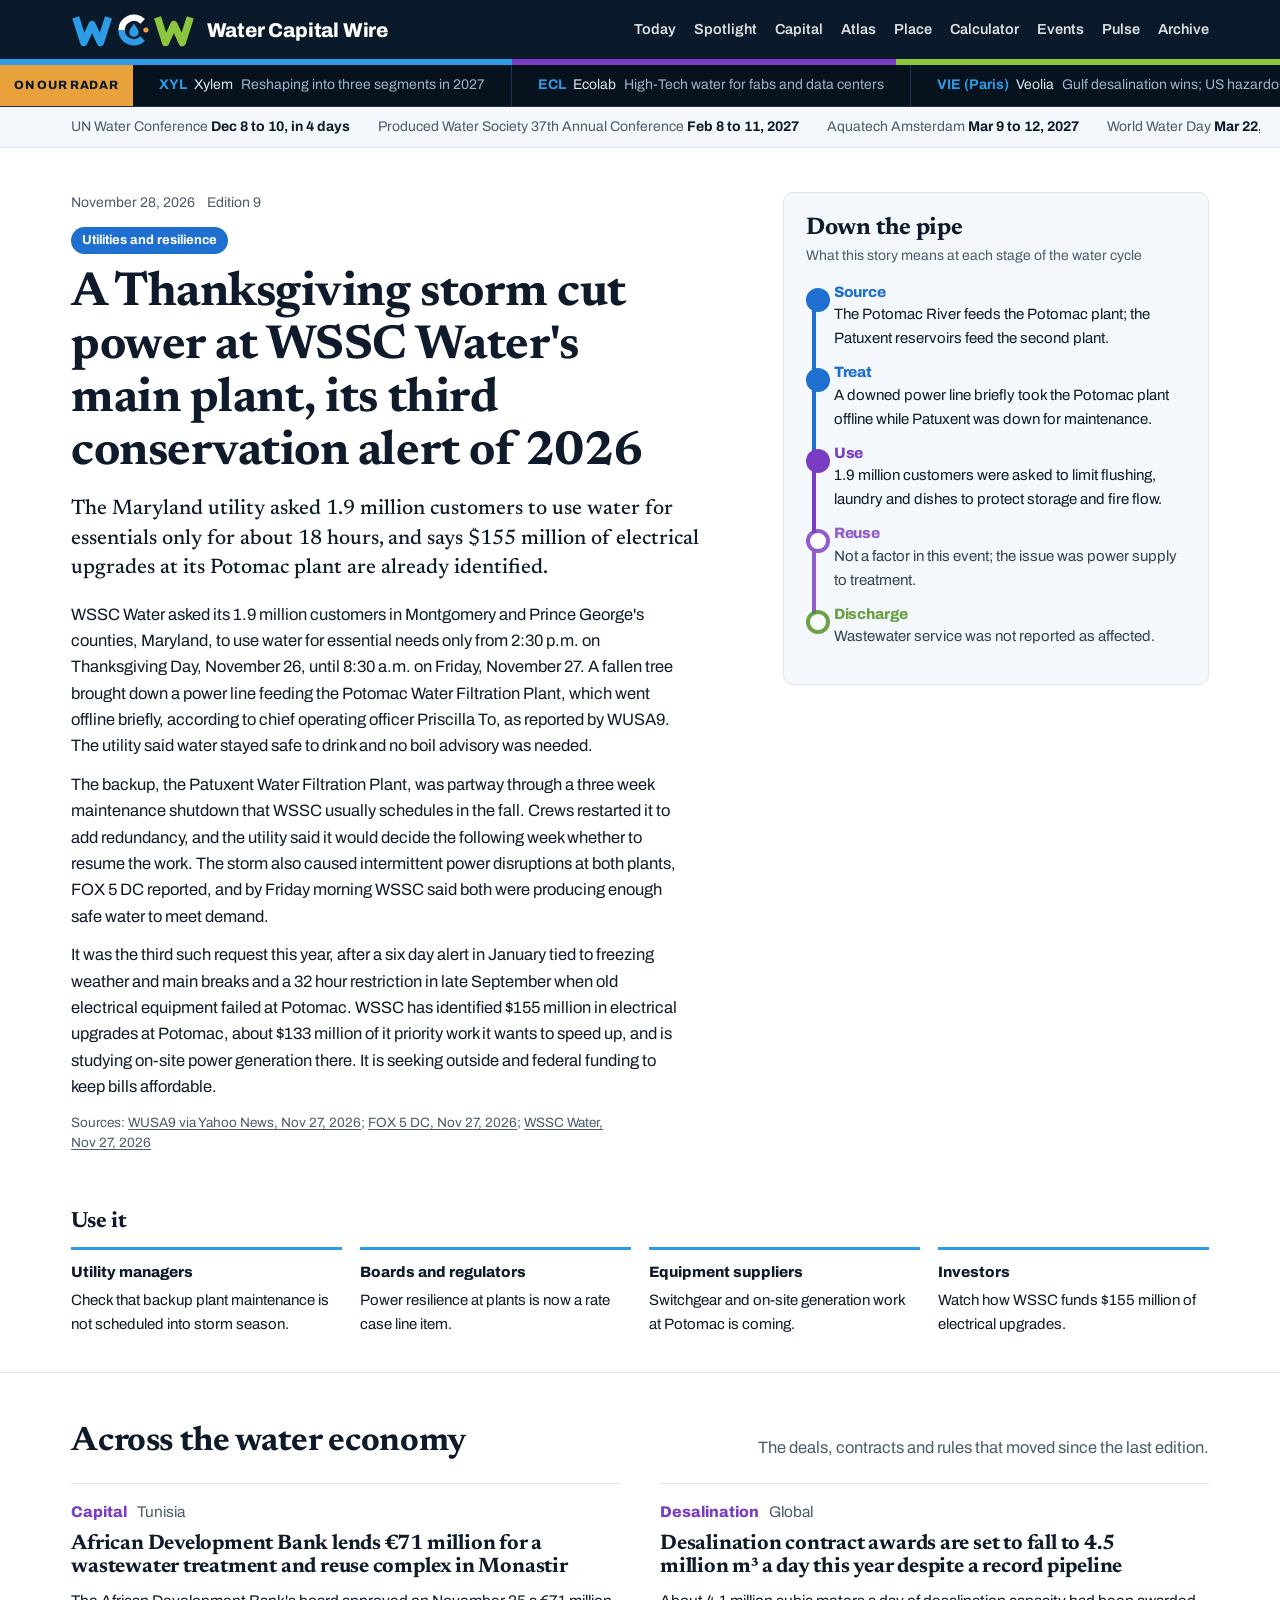
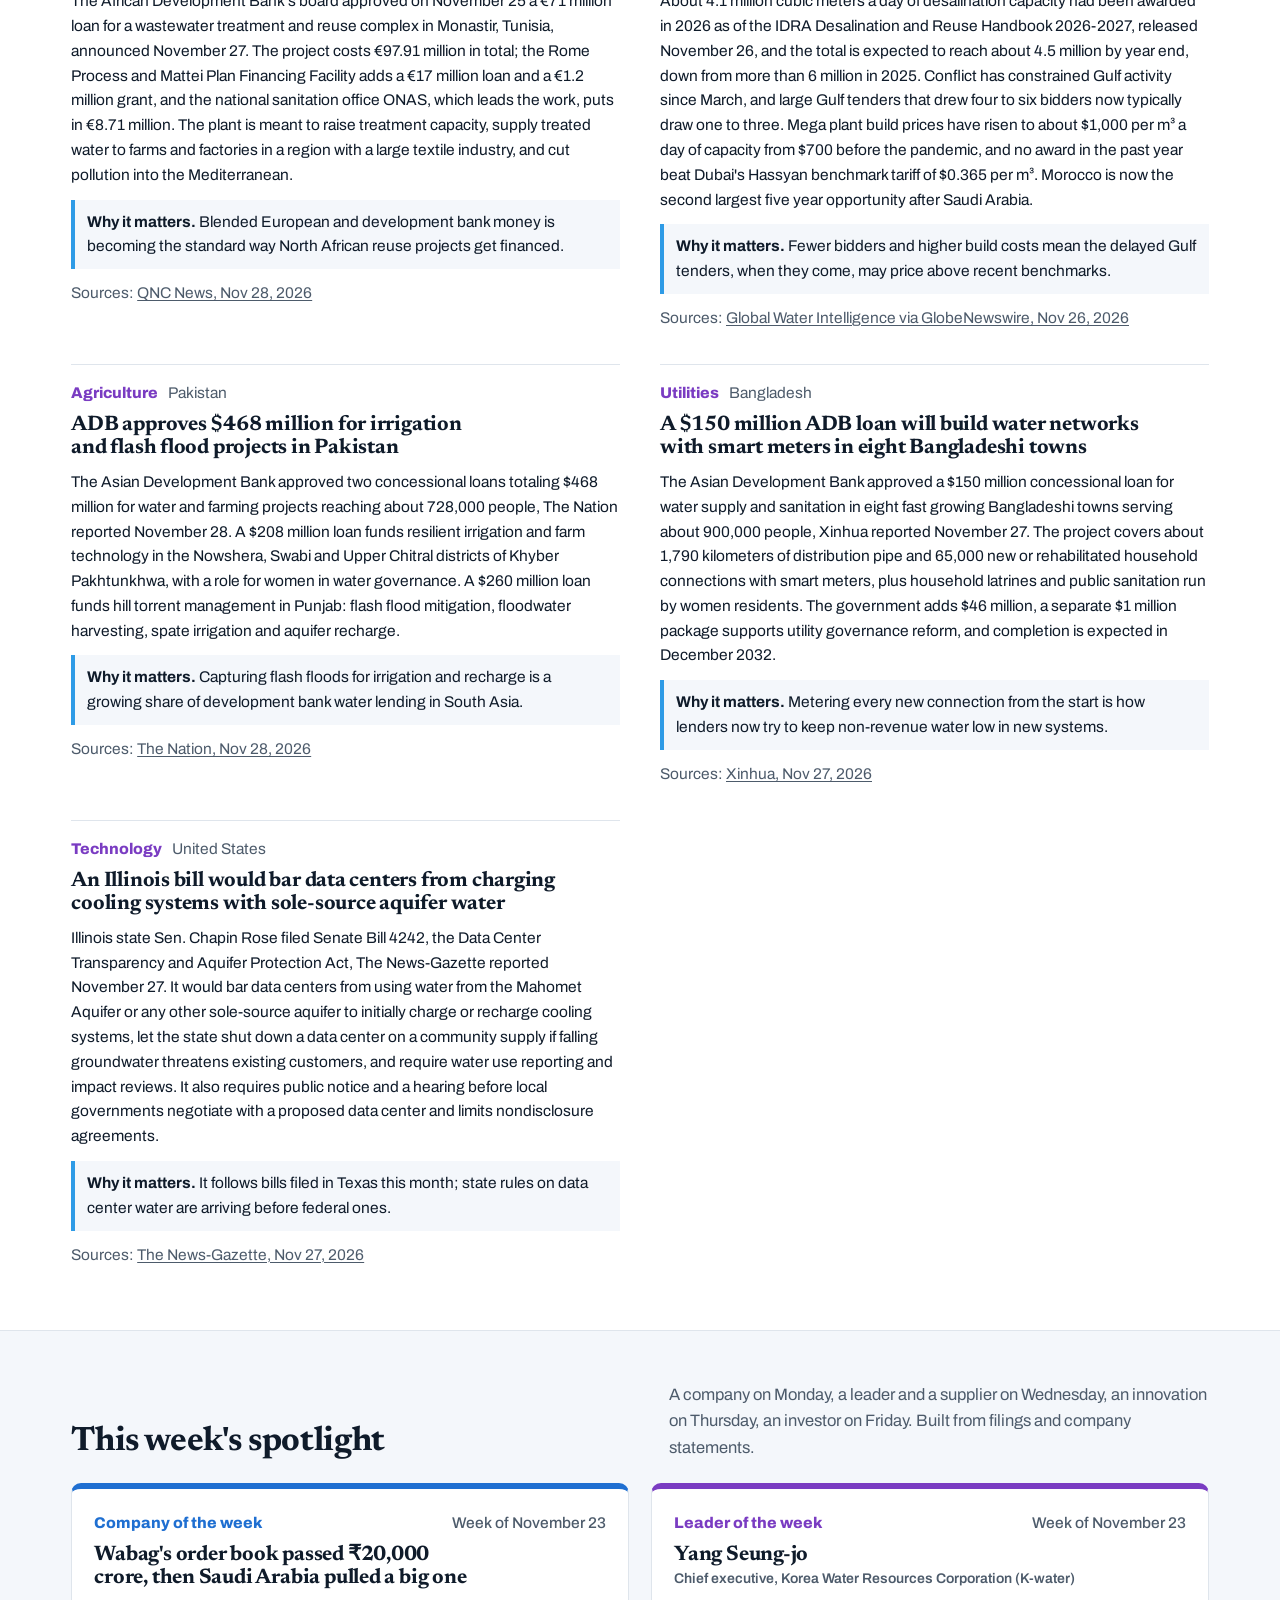
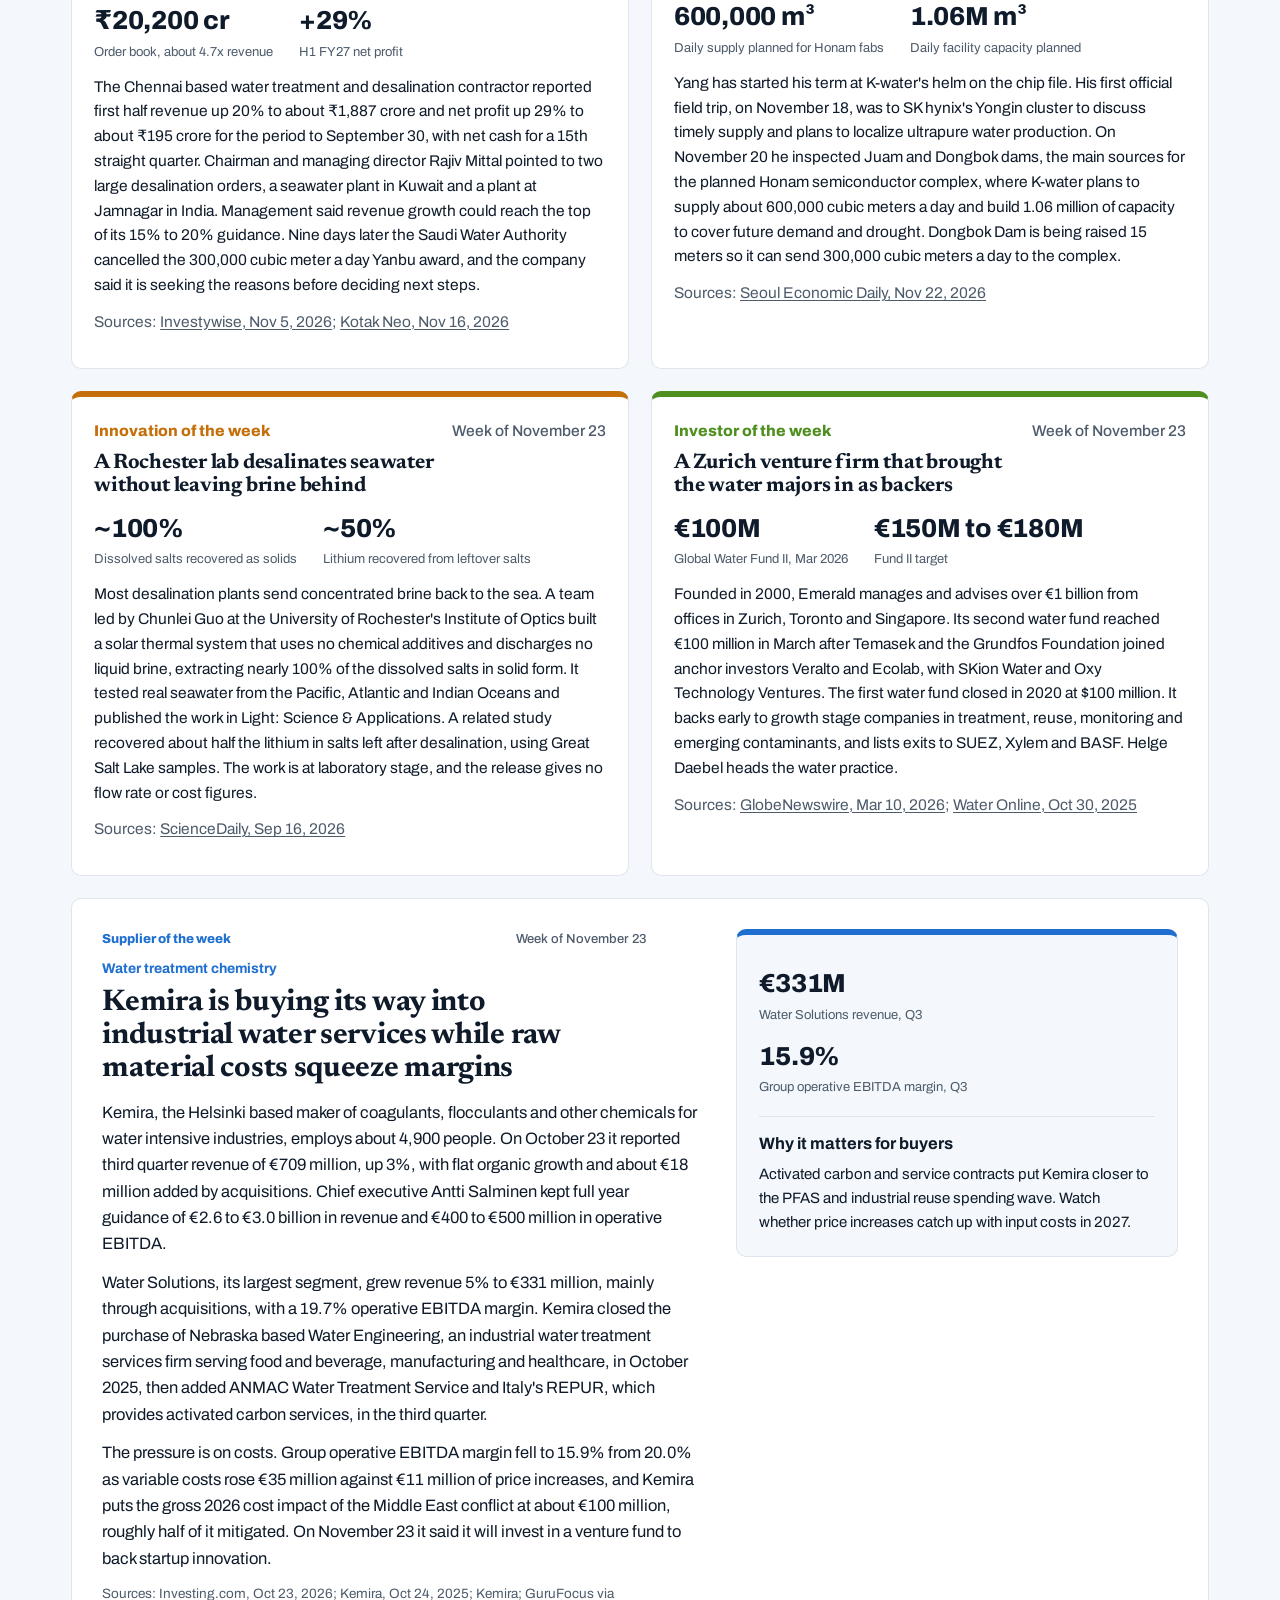
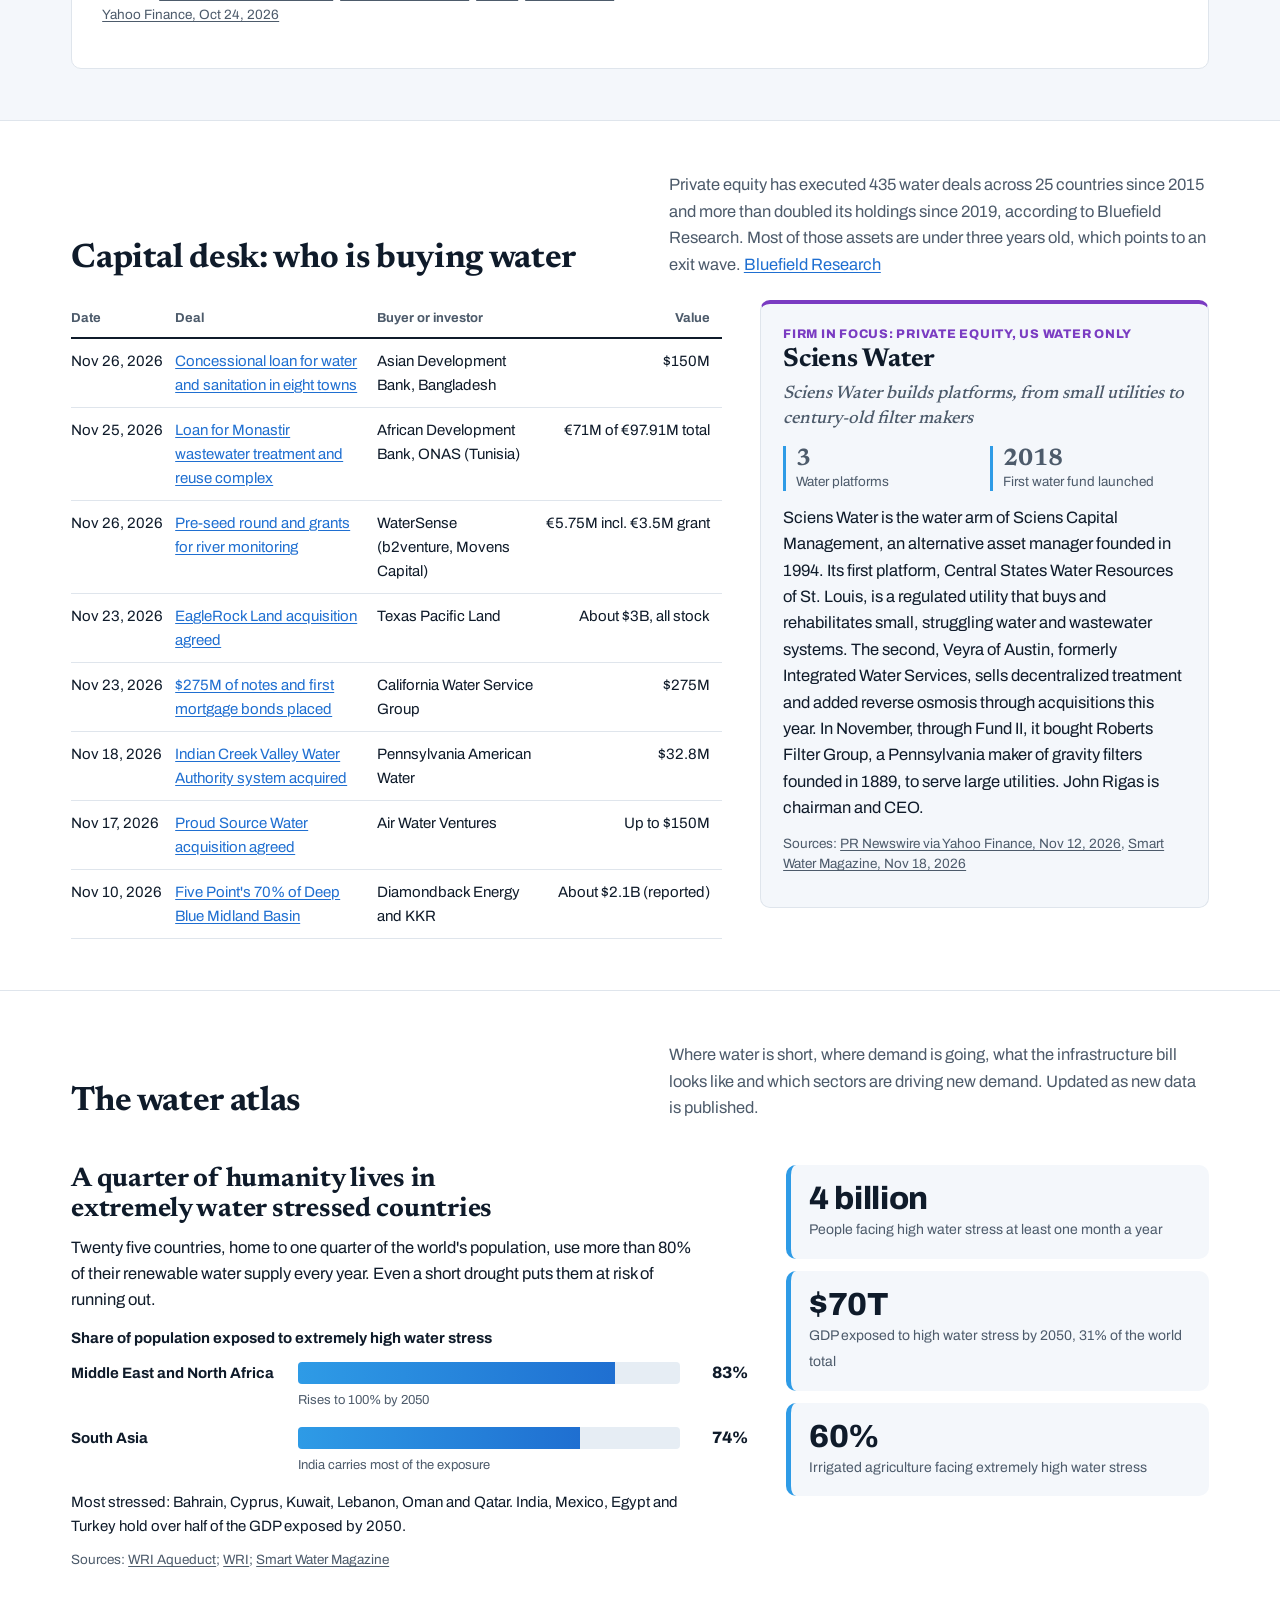
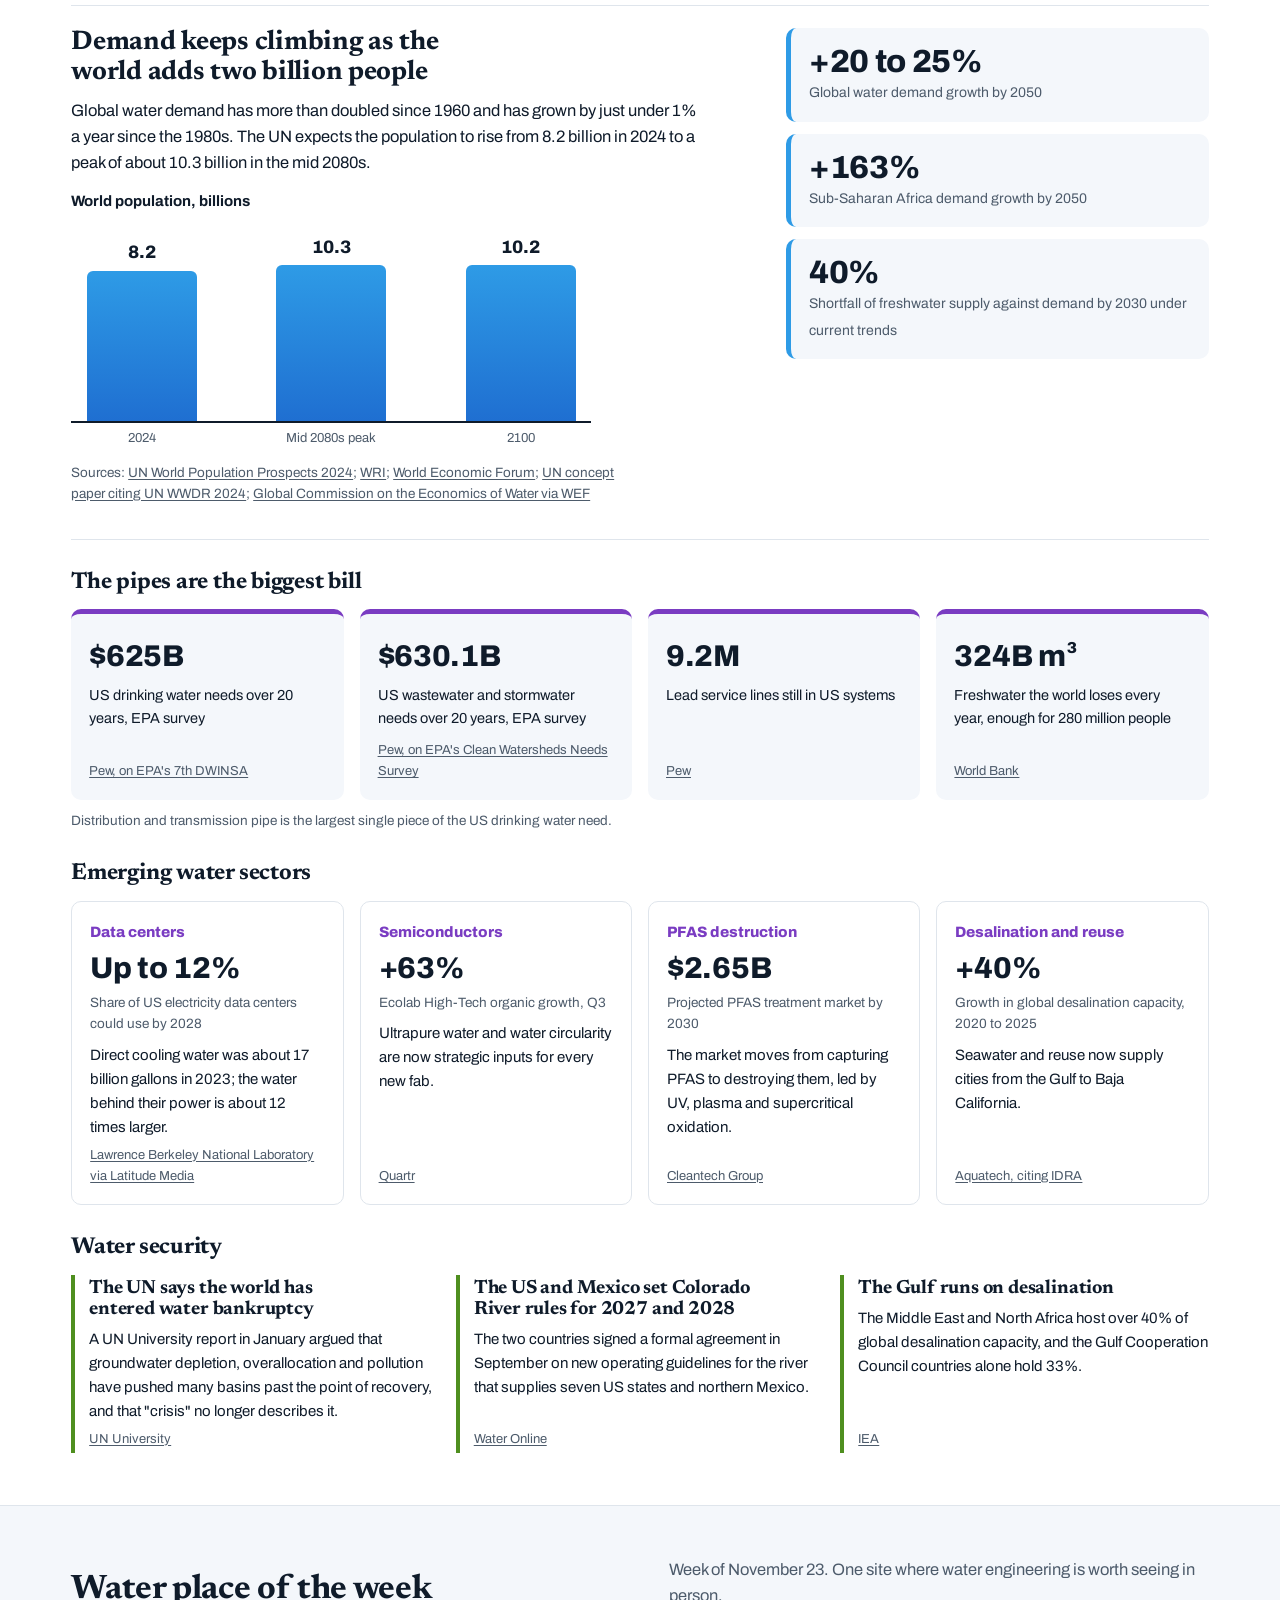
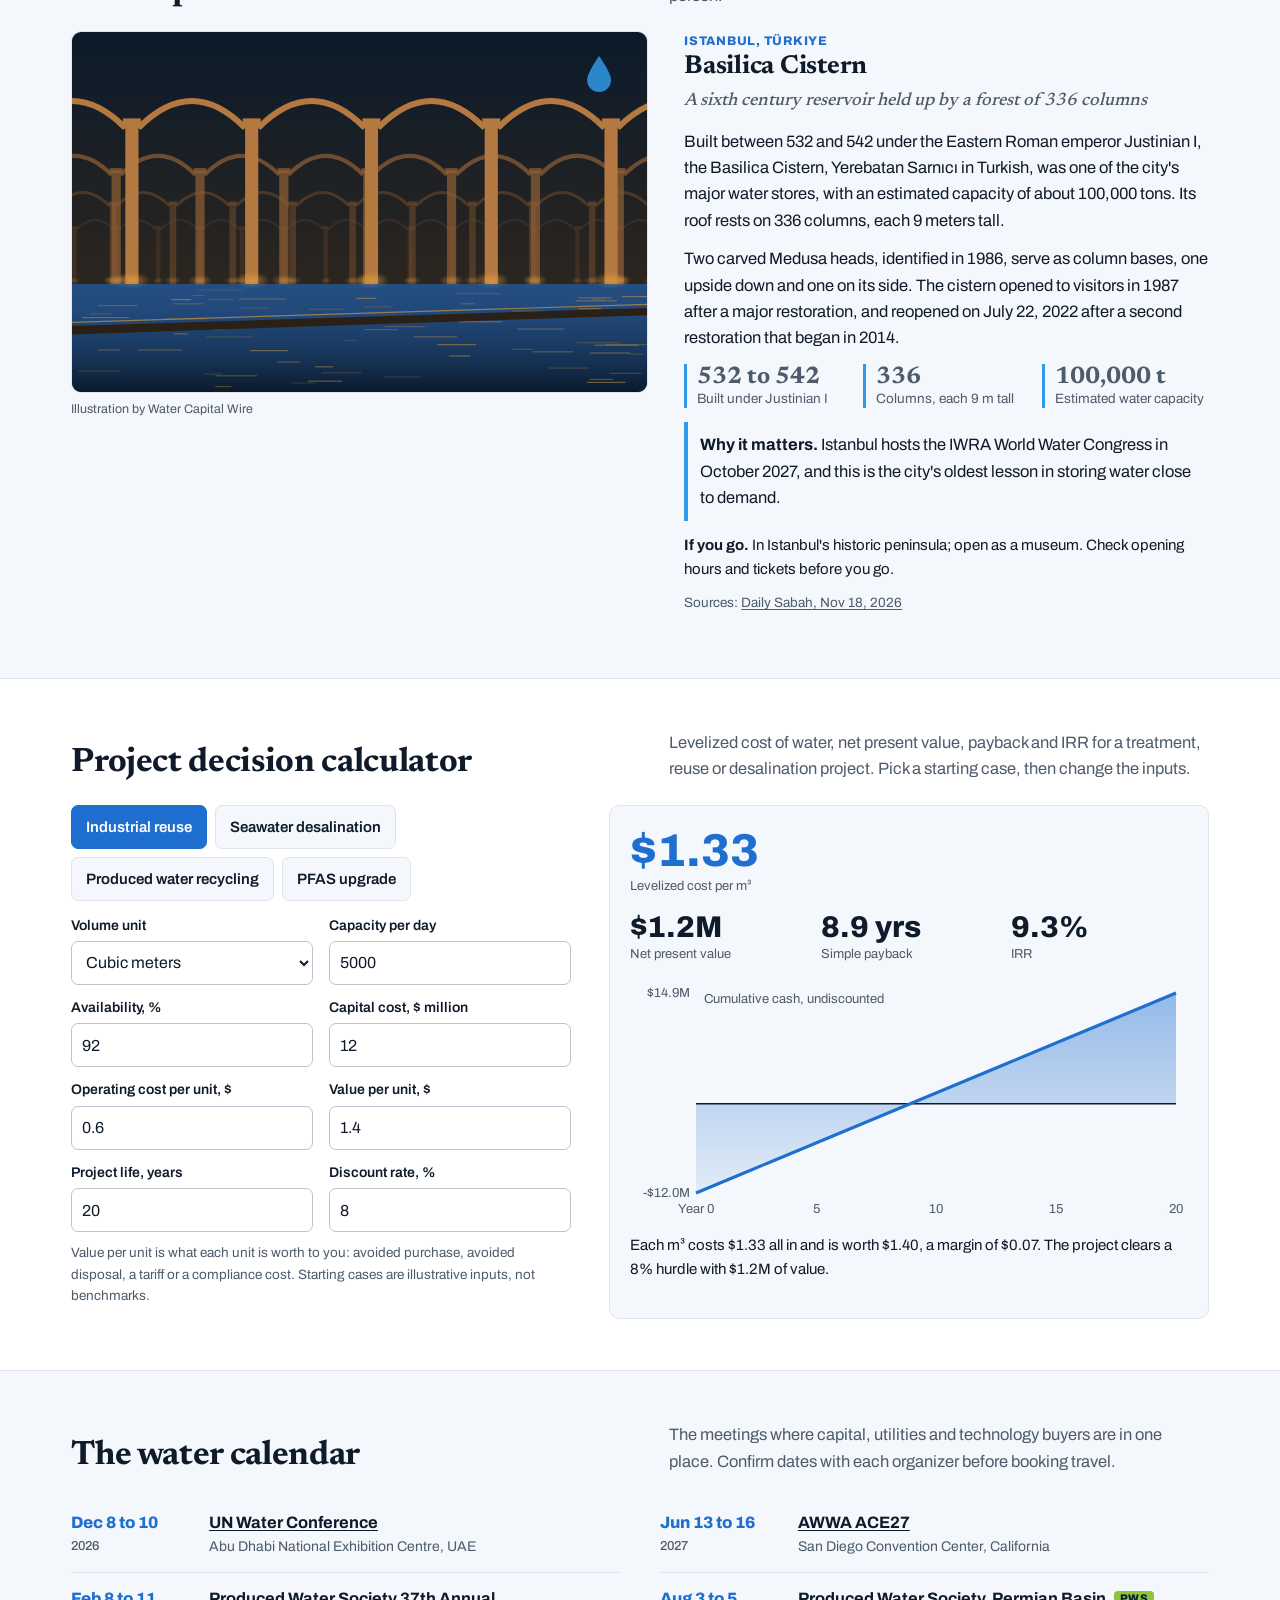
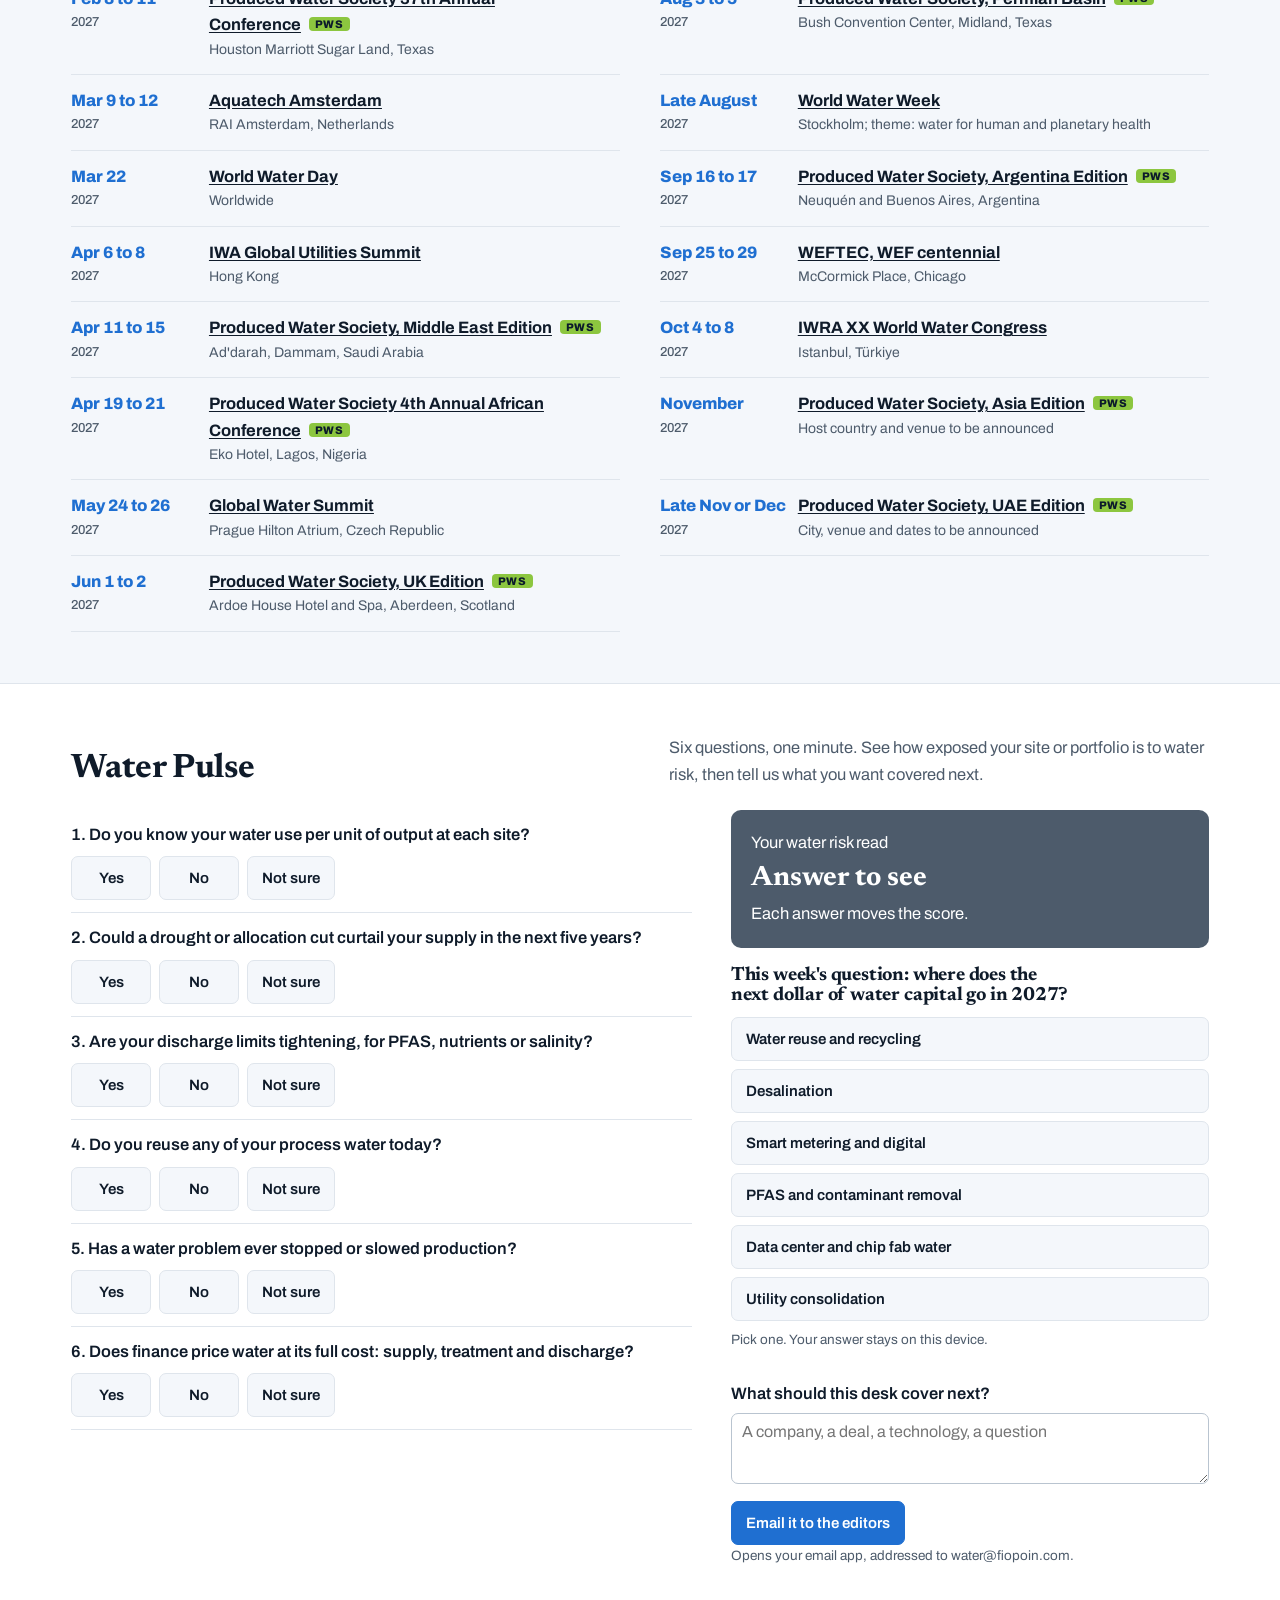
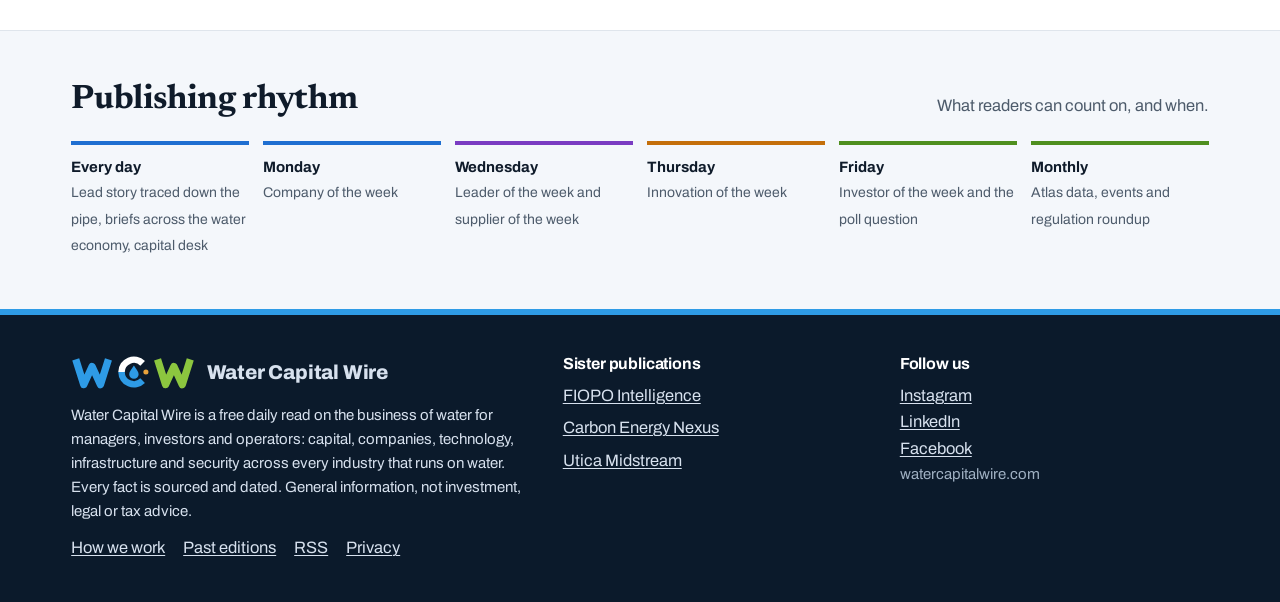
<file: index.html>
<!DOCTYPE html>
<html lang="en">
<head>
<meta charset="utf-8">
<meta name="viewport" content="width=device-width, initial-scale=1">
<meta http-equiv="Content-Security-Policy" content="default-src 'self'; script-src 'self'; style-src 'self' 'unsafe-inline'; img-src 'self' data:; font-src 'self'; connect-src 'self'; object-src 'none'; base-uri 'self'; form-action 'self' mailto:; upgrade-insecure-requests">
<meta name="referrer" content="strict-origin-when-cross-origin">
<title>Water Capital Wire: Water Business News, Capital, Technology and Water Security</title>
<meta name="description" content="A Thanksgiving storm briefly knocked out power at WSSC Water&#39;s Potomac plant while its backup was down for maintenance, putting 1.9 million Maryland customers on essential use only for the third time in 2026.">
<meta name="robots" content="index, follow, max-image-preview:large">
<link rel="canonical" href="https://watercapitalwire.com/">


<meta name="theme-color" content="#0b1a2b">
<meta property="og:type" content="article">
<meta property="og:site_name" content="Water Capital Wire">
<meta property="og:title" content="A Thanksgiving storm cut power at WSSC Water&#39;s main plant, its third conservation alert of 2026">
<meta property="og:description" content="A Thanksgiving storm briefly knocked out power at WSSC Water&#39;s Potomac plant while its backup was down for maintenance, putting 1.9 million Maryland customers on essential use only for the third time in 2026.">
<meta property="og:url" content="https://watercapitalwire.com/">
<meta property="og:image" content="https://watercapitalwire.com/social/2026-11-28.png">
<meta property="og:image:width" content="1080"><meta property="og:image:height" content="1350">
<meta property="article:published_time" content="2026-11-28T04:17:00-06:00">
<meta name="twitter:card" content="summary_large_image">
<meta name="twitter:title" content="A Thanksgiving storm cut power at WSSC Water&#39;s main plant, its third conservation alert of 2026">
<meta name="twitter:description" content="A Thanksgiving storm briefly knocked out power at WSSC Water&#39;s Potomac plant while its backup was down for maintenance, putting 1.9 million Maryland customers on essential use only for the third time in 2026.">
<meta name="twitter:image" content="https://watercapitalwire.com/social/2026-11-28.png">
<link rel="icon" type="image/svg+xml" href="brand/wcw-icon.svg">
<link rel="apple-touch-icon" href="brand/wcw-icon-180.png">
<link rel="alternate" type="application/rss+xml" title="Water Capital Wire" href="feed.xml">
<link rel="preload" href="assets/fonts/newsreader-latin-700-normal.woff2" as="font" type="font/woff2" crossorigin>
<link rel="preload" href="assets/fonts/archivo-latin-400-normal.woff2" as="font" type="font/woff2" crossorigin>
<link rel="stylesheet" href="assets/style.css?v=f85b350a">

<script type="application/ld+json">{"@context": "https://schema.org", "@graph": [{"@type": "NewsMediaOrganization", "@id": "https://watercapitalwire.com/#org", "name": "Water Capital Wire", "url": "https://watercapitalwire.com/", "logo": {"@type": "ImageObject", "url": "https://watercapitalwire.com/brand/wcw-icon-512.png", "width": 512, "height": 512}, "description": "A free daily read on the business of water for managers, investors and operators: capital, companies, technology, infrastructure and water security, with every fact sourced and dated.", "sameAs": ["https://www.instagram.com/watercapitalwire/", "https://www.linkedin.com/company/watercapitalwire/", "https://www.facebook.com/1468106023047747"]}, {"@type": "NewsArticle", "@id": "https://watercapitalwire.com/#article", "headline": "A Thanksgiving storm cut power at WSSC Water's main plant, its third conservation alert of 2026", "description": "A Thanksgiving storm briefly knocked out power at WSSC Water's Potomac plant while its backup was down for maintenance, putting 1.9 million Maryland customers on essential use only for the third time in 2026.", "url": "https://watercapitalwire.com/", "mainEntityOfPage": "https://watercapitalwire.com/", "image": ["https://watercapitalwire.com/social/2026-11-28.png"], "datePublished": "2026-11-28T04:17:00-06:00", "dateModified": "2026-11-28T04:17:00-06:00", "inLanguage": "en-US", "isAccessibleForFree": true, "articleSection": ["Utilities and resilience", "Capital", "Desalination", "Agriculture", "Utilities", "Technology"], "author": {"@id": "https://watercapitalwire.com/#org"}, "publisher": {"@id": "https://watercapitalwire.com/#org"}}, {"@type": "Person", "name": "Yang Seung-jo", "jobTitle": "Chief executive, Korea Water Resources Corporation (K-water)"}, {"@type": "WebSite", "@id": "https://watercapitalwire.com/#site", "name": "Water Capital Wire", "url": "https://watercapitalwire.com/", "publisher": {"@id": "https://watercapitalwire.com/#org"}, "inLanguage": "en-US"}]}</script>
</head>
<body>
<a class="skip" href="#main">Skip to content</a>
<header class="mast">
 <div class="wrap mast-in">
  <a class="logo" href="" aria-label="Water Capital Wire home"><img src="brand/wcw-mark-white.svg" alt="" width="124" height="34"><span>Water Capital Wire</span></a>
  <nav class="nav" aria-label="Main">
   <a href="#today">Today</a>
   <a href="#spotlight">Spotlight</a>
   <a href="#capital">Capital</a>
   <a href="#atlas">Atlas</a>
   <a href="#place">Place</a>
   <a href="#calculator">Calculator</a>
   <a href="#events">Events</a>
   <a href="#pulse">Pulse</a>
   <a href="archive/">Archive</a>
  </nav>
 </div>
 <div class="pipe" aria-hidden="true"></div>
</header>
<div class="ticker" aria-label="Water equities on our radar">
 <span class="tk-label">On our radar</span>
 <div class="tk-view"><div class="tk-track"><ul><li><b>XYL</b> Xylem<span>Reshaping into three segments in 2027</span></li><li><b>ECL</b> Ecolab<span>High-Tech water for fabs and data centers</span></li><li><b>VIE (Paris)</b> Veolia<span>Gulf desalination wins; US hazardous waste push</span></li><li><b>VLTO</b> Veralto<span>Cleanwater1 purchase expected to close in Q4</span></li><li><b>AWK</b> American Water Works<span>Illinois rate order: $74M of $127M asked</span></li><li><b>WTRG</b> Essential Utilities<span>Being acquired by American Water</span></li><li><b>HTO</b> H2O America<span>Texas expansion through Quadvest</span></li><li><b>CWT</b> California Water Service<span>$275M debt placed; Watermark Utilities from Nov 30</span></li><li><b>PNR</b> Pentair<span>Pool and water treatment</span></li><li><b>WTS</b> Watts Water<span>Flow control inside buildings</span></li><li><b>BMI</b> Badger Meter<span>Utility metering and software</span></li><li><b>MWA</b> Mueller Water Products<span>Aging network replacement</span></li><li><b>ERII</b> Energy Recovery<span>Pressure exchangers for reverse osmosis</span></li><li><b>6370 (Tokyo)</b> Kurita Water<span>Ultrapure water; new India joint venture</span></li><li><b>PHO, CGW, FIW</b> Water ETFs<span>Invesco and First Trust water baskets</span></li></ul><ul aria-hidden="true"><li><b>XYL</b> Xylem<span>Reshaping into three segments in 2027</span></li><li><b>ECL</b> Ecolab<span>High-Tech water for fabs and data centers</span></li><li><b>VIE (Paris)</b> Veolia<span>Gulf desalination wins; US hazardous waste push</span></li><li><b>VLTO</b> Veralto<span>Cleanwater1 purchase expected to close in Q4</span></li><li><b>AWK</b> American Water Works<span>Illinois rate order: $74M of $127M asked</span></li><li><b>WTRG</b> Essential Utilities<span>Being acquired by American Water</span></li><li><b>HTO</b> H2O America<span>Texas expansion through Quadvest</span></li><li><b>CWT</b> California Water Service<span>$275M debt placed; Watermark Utilities from Nov 30</span></li><li><b>PNR</b> Pentair<span>Pool and water treatment</span></li><li><b>WTS</b> Watts Water<span>Flow control inside buildings</span></li><li><b>BMI</b> Badger Meter<span>Utility metering and software</span></li><li><b>MWA</b> Mueller Water Products<span>Aging network replacement</span></li><li><b>ERII</b> Energy Recovery<span>Pressure exchangers for reverse osmosis</span></li><li><b>6370 (Tokyo)</b> Kurita Water<span>Ultrapure water; new India joint venture</span></li><li><b>PHO, CGW, FIW</b> Water ETFs<span>Invesco and First Trust water baskets</span></li></ul></div></div>
</div>
<div class="next" aria-label="Coming up">
 <div class="wrap next-in"><div><span>UN Water Conference</span> <strong data-start="2026-12-08">Dec 8 to 10</strong></div><div><span>Produced Water Society 37th Annual Conference</span> <strong>Feb 8 to 11, 2027</strong></div><div><span>Aquatech Amsterdam</span> <strong>Mar 9 to 12, 2027</strong></div><div><span>World Water Day</span> <strong>Mar 22, 2027</strong></div><div><span>IWA Global Utilities Summit</span> <strong>Apr 6 to 8, 2027</strong></div></div>
</div>

<main id="main">
<section id="today" class="wrap lead">
 <article class="story">
  <p class="meta">November 28, 2026<span>Edition 9</span></p>
  <p class="tag">Utilities and resilience</p>
  <h1>A Thanksgiving storm cut power at WSSC Water&#39;s main plant, its third conservation alert of 2026</h1>
  <p class="dek">The Maryland utility asked 1.9 million customers to use water for essentials only for about 18 hours, and says $155 million of electrical upgrades at its Potomac plant are already identified.</p>
  <p>WSSC Water asked its 1.9 million customers in Montgomery and Prince George&#39;s counties, Maryland, to use water for essential needs only from 2:30 p.m. on Thanksgiving Day, November 26, until 8:30 a.m. on Friday, November 27. A fallen tree brought down a power line feeding the Potomac Water Filtration Plant, which went offline briefly, according to chief operating officer Priscilla To, as reported by WUSA9. The utility said water stayed safe to drink and no boil advisory was needed.</p><p>The backup, the Patuxent Water Filtration Plant, was partway through a three week maintenance shutdown that WSSC usually schedules in the fall. Crews restarted it to add redundancy, and the utility said it would decide the following week whether to resume the work. The storm also caused intermittent power disruptions at both plants, FOX 5 DC reported, and by Friday morning WSSC said both were producing enough safe water to meet demand.</p><p>It was the third such request this year, after a six day alert in January tied to freezing weather and main breaks and a 32 hour restriction in late September when old electrical equipment failed at Potomac. WSSC has identified $155 million in electrical upgrades at Potomac, about $133 million of it priority work it wants to speed up, and is studying on-site power generation there. It is seeking outside and federal funding to keep bills affordable.</p>
  <p class="src">Sources: <a href="https://www.yahoo.com/news/us/articles/wssc-water-defends-system-reliability-191149022.html" rel="noopener">WUSA9 via Yahoo News, Nov 27, 2026</a>; <a href="https://www.fox5dc.com/news/wssc-waters-essential-water-use-only-request-continues-1-9-million-maryland-customers" rel="noopener">FOX 5 DC, Nov 27, 2026</a>; <a href="https://www.wsscwater.com/news/2026/november/final-update-830-am-friday-november-27-2026-essential-water-use-only-request" rel="noopener">WSSC Water, Nov 27, 2026</a></p>
 </article>
 <aside class="cycle" aria-label="Down the pipe">
  <h2>Down the pipe</h2>
  <p class="cyc-sub">What this story means at each stage of the water cycle</p>
  
  <div class="stop c-blue on"><h3>Source</h3><p>The Potomac River feeds the Potomac plant; the Patuxent reservoirs feed the second plant.</p></div>
  
  <div class="stop c-blue on"><h3>Treat</h3><p>A downed power line briefly took the Potomac plant offline while Patuxent was down for maintenance.</p></div>
  
  <div class="stop c-purple on"><h3>Use</h3><p>1.9 million customers were asked to limit flushing, laundry and dishes to protect storage and fire flow.</p></div>
  
  <div class="stop c-purple"><h3>Reuse</h3><p>Not a factor in this event; the issue was power supply to treatment.</p></div>
  
  <div class="stop c-green"><h3>Discharge</h3><p>Wastewater service was not reported as affected.</p></div>
  
 </aside>
</section>
<section class="wrap useit" aria-label="Use it">
 <h2>Use it</h2>
 <dl><div><dt>Utility managers</dt><dd>Check that backup plant maintenance is not scheduled into storm season.</dd></div><div><dt>Boards and regulators</dt><dd>Power resilience at plants is now a rate case line item.</dd></div><div><dt>Equipment suppliers</dt><dd>Switchgear and on-site generation work at Potomac is coming.</dd></div><div><dt>Investors</dt><dd>Watch how WSSC funds $155 million of electrical upgrades.</dd></div></dl>
</section>

<section class="band" id="briefs">
 <div class="wrap">
  <div class="head"><h2>Across the water economy</h2><p>The deals, contracts and rules that moved since the last edition.</p></div>
  <div class="briefs">
  
  <article class="brief" id="money">
   <p class="bt"><span class="sec">Capital</span><span>Tunisia</span></p>
   <h3>African Development Bank lends €71 million for a wastewater treatment and reuse complex in Monastir</h3>
   <p>The African Development Bank&#39;s board approved on November 25 a €71 million loan for a wastewater treatment and reuse complex in Monastir, Tunisia, announced November 27. The project costs €97.91 million in total; the Rome Process and Mattei Plan Financing Facility adds a €17 million loan and a €1.2 million grant, and the national sanitation office ONAS, which leads the work, puts in €8.71 million. The plant is meant to raise treatment capacity, supply treated water to farms and factories in a region with a large textile industry, and cut pollution into the Mediterranean.</p>
   <p class="why"><b>Why it matters.</b> Blended European and development bank money is becoming the standard way North African reuse projects get financed.</p>
   <p class="src">Sources: <a href="https://qncnews.com/2026/11/28/african-development-bank-commits-71-million-euros-to-wastewater-treatment-and-reuse-project-in-monastir/" rel="noopener">QNC News, Nov 28, 2026</a></p>
  </article>
  
  <article class="brief" id="world">
   <p class="bt"><span class="sec">Desalination</span><span>Global</span></p>
   <h3>Desalination contract awards are set to fall to 4.5 million m³ a day this year despite a record pipeline</h3>
   <p>About 4.1 million cubic meters a day of desalination capacity had been awarded in 2026 as of the IDRA Desalination and Reuse Handbook 2026-2027, released November 26, and the total is expected to reach about 4.5 million by year end, down from more than 6 million in 2025. Conflict has constrained Gulf activity since March, and large Gulf tenders that drew four to six bidders now typically draw one to three. Mega plant build prices have risen to about $1,000 per m³ a day of capacity from $700 before the pandemic, and no award in the past year beat Dubai&#39;s Hassyan benchmark tariff of $0.365 per m³. Morocco is now the second largest five year opportunity after Saudi Arabia.</p>
   <p class="why"><b>Why it matters.</b> Fewer bidders and higher build costs mean the delayed Gulf tenders, when they come, may price above recent benchmarks.</p>
   <p class="src">Sources: <a href="https://www.financialcontent.com/article/gnwcq-2026-11-26-desalination-contract-awards-expected-to-fall-to-45-million-md-despite-record-pipeline-finds-idra-handbook-2026-2027" rel="noopener">Global Water Intelligence via GlobeNewswire, Nov 26, 2026</a></p>
  </article>
  
  <article class="brief" id="pakistan">
   <p class="bt"><span class="sec">Agriculture</span><span>Pakistan</span></p>
   <h3>ADB approves $468 million for irrigation and flash flood projects in Pakistan</h3>
   <p>The Asian Development Bank approved two concessional loans totaling $468 million for water and farming projects reaching about 728,000 people, The Nation reported November 28. A $208 million loan funds resilient irrigation and farm technology in the Nowshera, Swabi and Upper Chitral districts of Khyber Pakhtunkhwa, with a role for women in water governance. A $260 million loan funds hill torrent management in Punjab: flash flood mitigation, floodwater harvesting, spate irrigation and aquifer recharge.</p>
   <p class="why"><b>Why it matters.</b> Capturing flash floods for irrigation and recharge is a growing share of development bank water lending in South Asia.</p>
   <p class="src">Sources: <a href="https://www.nation.com.pk/28-Nov-2026/adb-approves-dollar-468m-loans-water-agri-projects-kp-punjab" rel="noopener">The Nation, Nov 28, 2026</a></p>
  </article>
  
  <article class="brief" id="bangladesh">
   <p class="bt"><span class="sec">Utilities</span><span>Bangladesh</span></p>
   <h3>A $150 million ADB loan will build water networks with smart meters in eight Bangladeshi towns</h3>
   <p>The Asian Development Bank approved a $150 million concessional loan for water supply and sanitation in eight fast growing Bangladeshi towns serving about 900,000 people, Xinhua reported November 27. The project covers about 1,790 kilometers of distribution pipe and 65,000 new or rehabilitated household connections with smart meters, plus household latrines and public sanitation run by women residents. The government adds $46 million, a separate $1 million package supports utility governance reform, and completion is expected in December 2032.</p>
   <p class="why"><b>Why it matters.</b> Metering every new connection from the start is how lenders now try to keep non-revenue water low in new systems.</p>
   <p class="src">Sources: <a href="https://english.news.cn/asiapacific/20261127/3f68efb0b5664dae88ec09816d1bd4df/c.html" rel="noopener">Xinhua, Nov 27, 2026</a></p>
  </article>
  
  <article class="brief" id="illinois">
   <p class="bt"><span class="sec">Technology</span><span>United States</span></p>
   <h3>An Illinois bill would bar data centers from charging cooling systems with sole-source aquifer water</h3>
   <p>Illinois state Sen. Chapin Rose filed Senate Bill 4242, the Data Center Transparency and Aquifer Protection Act, The News-Gazette reported November 27. It would bar data centers from using water from the Mahomet Aquifer or any other sole-source aquifer to initially charge or recharge cooling systems, let the state shut down a data center on a community supply if falling groundwater threatens existing customers, and require water use reporting and impact reviews. It also requires public notice and a hearing before local governments negotiate with a proposed data center and limits nondisclosure agreements.</p>
   <p class="why"><b>Why it matters.</b> It follows bills filed in Texas this month; state rules on data center water are arriving before federal ones.</p>
   <p class="src">Sources: <a href="https://www.news-gazette.com/news/local/politics/rose-files-bill-targeting-data-center-water-use-transparency/article_6bbf3f11-3911-4ace-926e-4dae2e57fdb6.html" rel="noopener">The News-Gazette, Nov 27, 2026</a></p>
  </article>
  
  </div>
 </div>
</section>


<section id="spotlight" class="band tint">
 <div class="wrap">
  <div class="head"><h2>This week's spotlight</h2><p>A company on Monday, a leader and a supplier on Wednesday, an innovation on Thursday, an investor on Friday. Built from filings and company statements.</p></div>
  <div class="grid2">
  
  
  <article class="card c-blue" id="company">
   <p class="k">Company of the week<span>Week of November 23</span></p>
   <h3>Wabag&#39;s order book passed ₹20,000 crore, then Saudi Arabia pulled a big one</h3>
   <div class="figs"><div><strong>₹20,200 cr</strong>Order book, about 4.7x revenue</div><div><strong>+29%</strong>H1 FY27 net profit</div></div>
   <p>The Chennai based water treatment and desalination contractor reported first half revenue up 20% to about ₹1,887 crore and net profit up 29% to about ₹195 crore for the period to September 30, with net cash for a 15th straight quarter. Chairman and managing director Rajiv Mittal pointed to two large desalination orders, a seawater plant in Kuwait and a plant at Jamnagar in India. Management said revenue growth could reach the top of its 15% to 20% guidance. Nine days later the Saudi Water Authority cancelled the 300,000 cubic meter a day Yanbu award, and the company said it is seeking the reasons before deciding next steps.</p>
   <p class="src">Sources: <a href="https://www.investywise.com/va-tech-wabag-limited-financial-results-for-q2-fy27" rel="noopener">Investywise, Nov 5, 2026</a>; <a href="https://www.kotakneo.com/news/stocks/va-tech-wabag-saudi-order-update/" rel="noopener">Kotak Neo, Nov 16, 2026</a></p>
  </article>
  
  
  <article class="card c-purple" id="leader">
   <p class="k">Leader of the week<span>Week of November 23</span></p>
   <h3>Yang Seung-jo<small>Chief executive, Korea Water Resources Corporation (K-water)</small></h3>
   <div class="figs"><div><strong>600,000 m³</strong>Daily supply planned for Honam fabs</div><div><strong>1.06M m³</strong>Daily facility capacity planned</div></div>
   <p>Yang has started his term at K-water&#39;s helm on the chip file. His first official field trip, on November 18, was to SK hynix&#39;s Yongin cluster to discuss timely supply and plans to localize ultrapure water production. On November 20 he inspected Juam and Dongbok dams, the main sources for the planned Honam semiconductor complex, where K-water plans to supply about 600,000 cubic meters a day and build 1.06 million of capacity to cover future demand and drought. Dongbok Dam is being raised 15 meters so it can send 300,000 cubic meters a day to the complex.</p>
   <p class="src">Sources: <a href="https://en.sedaily.com/economy/2026/11/22/k-water-ceo-inspects-water-supply-for-honam-chip-cluster" rel="noopener">Seoul Economic Daily, Nov 22, 2026</a></p>
  </article>
  
  
  <article class="card c-orange" id="innovation">
   <p class="k">Innovation of the week<span>Week of November 23</span></p>
   <h3>A Rochester lab desalinates seawater without leaving brine behind</h3>
   <div class="figs"><div><strong>~100%</strong>Dissolved salts recovered as solids</div><div><strong>~50%</strong>Lithium recovered from leftover salts</div></div>
   <p>Most desalination plants send concentrated brine back to the sea. A team led by Chunlei Guo at the University of Rochester&#39;s Institute of Optics built a solar thermal system that uses no chemical additives and discharges no liquid brine, extracting nearly 100% of the dissolved salts in solid form. It tested real seawater from the Pacific, Atlantic and Indian Oceans and published the work in Light: Science &amp; Applications. A related study recovered about half the lithium in salts left after desalination, using Great Salt Lake samples. The work is at laboratory stage, and the release gives no flow rate or cost figures.</p>
   <p class="src">Sources: <a href="https://www.sciencedaily.com/releases/2026/09/260915100137.htm" rel="noopener">ScienceDaily, Sep 16, 2026</a></p>
  </article>
  
  
  <article class="card c-green" id="investor">
   <p class="k">Investor of the week<span>Week of November 23</span></p>
   <h3>A Zurich venture firm that brought the water majors in as backers</h3>
   <div class="figs"><div><strong>€100M</strong>Global Water Fund II, Mar 2026</div><div><strong>€150M to €180M</strong>Fund II target</div></div>
   <p>Founded in 2000, Emerald manages and advises over €1 billion from offices in Zurich, Toronto and Singapore. Its second water fund reached €100 million in March after Temasek and the Grundfos Foundation joined anchor investors Veralto and Ecolab, with SKion Water and Oxy Technology Ventures. The first water fund closed in 2020 at $100 million. It backs early to growth stage companies in treatment, reuse, monitoring and emerging contaminants, and lists exits to SUEZ, Xylem and BASF. Helge Daebel heads the water practice.</p>
   <p class="src">Sources: <a href="https://www.globenewswire.com/news-release/2026/03/10/3252555/0/en/Emerald-Global-Water-Fund-II-reaches-100-Million.html" rel="noopener">GlobeNewswire, Mar 10, 2026</a>; <a href="https://www.wateronline.com/doc/emerald-announces-m-first-close-of-global-water-fund-ii-0001" rel="noopener">Water Online, Oct 30, 2025</a></p>
  </article>
  
  </div>
  
  <div class="sup" id="supplier">
   <article>
    <p class="k c-blue">Supplier of the week<span>Week of November 23</span></p>
    <p class="supk">Water treatment chemistry</p>
    <h3>Kemira is buying its way into industrial water services while raw material costs squeeze margins</h3>
    <p>Kemira, the Helsinki based maker of coagulants, flocculants and other chemicals for water intensive industries, employs about 4,900 people. On October 23 it reported third quarter revenue of €709 million, up 3%, with flat organic growth and about €18 million added by acquisitions. Chief executive Antti Salminen kept full year guidance of €2.6 to €3.0 billion in revenue and €400 to €500 million in operative EBITDA.</p><p>Water Solutions, its largest segment, grew revenue 5% to €331 million, mainly through acquisitions, with a 19.7% operative EBITDA margin. Kemira closed the purchase of Nebraska based Water Engineering, an industrial water treatment services firm serving food and beverage, manufacturing and healthcare, in October 2025, then added ANMAC Water Treatment Service and Italy&#39;s REPUR, which provides activated carbon services, in the third quarter.</p><p>The pressure is on costs. Group operative EBITDA margin fell to 15.9% from 20.0% as variable costs rose €35 million against €11 million of price increases, and Kemira puts the gross 2026 cost impact of the Middle East conflict at about €100 million, roughly half of it mitigated. On November 23 it said it will invest in a venture fund to back startup innovation.</p>
    <p class="src">Sources: <a href="https://www.investing.com/news/company-news/kemira-q3-2026-slides-revenue-rises-but-margins-hit-by-cost-inflation-93CH-4968255" rel="noopener">Investing.com, Oct 23, 2026</a>; <a href="https://www.kemira.com/news-and-stories/newsroom/releases/kemira-completes-the-acquisition-of-water-engineering-inc/" rel="noopener">Kemira, Oct 24, 2025</a>; <a href="https://www.kemira.com/" rel="noopener">Kemira</a>; <a href="https://finance.yahoo.com/markets/stocks/articles/kemira-oyj-koyjf-q3-2026-230203820.html" rel="noopener">GuruFocus via Yahoo Finance, Oct 24, 2026</a></p>
   </article>
   <div class="supfig">
    <div class="figs"><div><strong>€331M</strong>Water Solutions revenue, Q3</div><div><strong>15.9%</strong>Group operative EBITDA margin, Q3</div></div>
    
    <div class="why2"><b>Why it matters for buyers</b><p>Activated carbon and service contracts put Kemira closer to the PFAS and industrial reuse spending wave. Watch whether price increases catch up with input costs in 2027.</p></div>
   </div>
  </div>
 </div>
</section>

<section id="capital" class="band">
 <div class="wrap">
  <div class="head"><h2>Capital desk: who is buying water</h2><p>Private equity has executed 435 water deals across 25 countries since 2015 and more than doubled its holdings since 2019, according to Bluefield Research. Most of those assets are under three years old, which points to an exit wave. <a href="https://www.bluefieldresearch.com/?p=39315" rel="noopener">Bluefield Research</a></p></div>
  <div class="two">
   <div class="scroll"><table class="stack">
    <thead><tr><th scope="col">Date</th><th scope="col">Deal</th><th scope="col">Buyer or investor</th><th scope="col" class="r">Value</th></tr></thead>
    <tbody><tr><td class="nowrap" data-l="Date">Nov 26, 2026</td><td data-l="Deal"><a href="https://english.news.cn/asiapacific/20261127/3f68efb0b5664dae88ec09816d1bd4df/c.html" rel="noopener">Concessional loan for water and sanitation in eight towns</a></td><td data-l="Buyer">Asian Development Bank, Bangladesh</td><td class="r nowrap" data-l="Value">$150M</td></tr><tr><td class="nowrap" data-l="Date">Nov 25, 2026</td><td data-l="Deal"><a href="https://qncnews.com/2026/11/28/african-development-bank-commits-71-million-euros-to-wastewater-treatment-and-reuse-project-in-monastir/" rel="noopener">Loan for Monastir wastewater treatment and reuse complex</a></td><td data-l="Buyer">African Development Bank, ONAS (Tunisia)</td><td class="r nowrap" data-l="Value">€71M of €97.91M total</td></tr><tr><td class="nowrap" data-l="Date">Nov 26, 2026</td><td data-l="Deal"><a href="https://www.unite.ai/watersense-raises-5-75m-in-pre-seed-and-grants-for-ai-water-monitoring/" rel="noopener">Pre-seed round and grants for river monitoring</a></td><td data-l="Buyer">WaterSense (b2venture, Movens Capital)</td><td class="r nowrap" data-l="Value">€5.75M incl. €3.5M grant</td></tr><tr><td class="nowrap" data-l="Date">Nov 23, 2026</td><td data-l="Deal"><a href="https://www.worldoil.com/news/2026/11/23/texas-pacific-land-agrees-3-billion-eaglerock-deal-to-scale-permian-water-platform/" rel="noopener">EagleRock Land acquisition agreed</a></td><td data-l="Buyer">Texas Pacific Land</td><td class="r nowrap" data-l="Value">About $3B, all stock</td></tr><tr><td class="nowrap" data-l="Date">Nov 23, 2026</td><td data-l="Deal"><a href="https://www.globenewswire.com/news-release/2026/11/23/3408895/0/en/california-water-service-group-finalizes-sale-of-125-million-of-senior-unsecured-notes-and-california-water-service-company-finalizes-sale-of-150-million-of-first-mortgage-bonds.html" rel="noopener">$275M of notes and first mortgage bonds placed</a></td><td data-l="Buyer">California Water Service Group</td><td class="r nowrap" data-l="Value">$275M</td></tr><tr><td class="nowrap" data-l="Date">Nov 18, 2026</td><td data-l="Deal"><a href="https://finviz.com/news/424949/pennsylvania-american-water-completes-acquisition-of-the-indian-creek-valley-water-authority-water-system" rel="noopener">Indian Creek Valley Water Authority system acquired</a></td><td data-l="Buyer">Pennsylvania American Water</td><td class="r nowrap" data-l="Value">$32.8M</td></tr><tr><td class="nowrap" data-l="Date">Nov 17, 2026</td><td data-l="Deal"><a href="https://www.foodbev.com/news/air-water-ventures-to-acquire-proud-source-water-in-150m-deal" rel="noopener">Proud Source Water acquisition agreed</a></td><td data-l="Buyer">Air Water Ventures</td><td class="r nowrap" data-l="Value">Up to $150M</td></tr><tr><td class="nowrap" data-l="Date">Nov 10, 2026</td><td data-l="Deal"><a href="https://www.ogj.com/general-interest/companies/news/55417839/diamondback-kkr-to-jointly-own-entirety-of-midland-basin-water-network-deep-blue" rel="noopener">Five Point&#39;s 70% of Deep Blue Midland Basin</a></td><td data-l="Buyer">Diamondback Energy and KKR</td><td class="r nowrap" data-l="Value">About $2.1B (reported)</td></tr></tbody>
   </table></div>
   <aside class="firmspot">
    <p class="kick">Firm in focus: Private equity, US water only</p>
    <h3>Sciens Water</h3>
    <p class="sub">Sciens Water builds platforms, from small utilities to century-old filter makers</p>
    <div class="figs"><div><b>3</b><span>Water platforms</span></div><div><b>2018</b><span>First water fund launched</span></div></div>
    <p>Sciens Water is the water arm of Sciens Capital Management, an alternative asset manager founded in 1994. Its first platform, Central States Water Resources of St. Louis, is a regulated utility that buys and rehabilitates small, struggling water and wastewater systems. The second, Veyra of Austin, formerly Integrated Water Services, sells decentralized treatment and added reverse osmosis through acquisitions this year. In November, through Fund II, it bought Roberts Filter Group, a Pennsylvania maker of gravity filters founded in 1889, to serve large utilities. John Rigas is chairman and CEO.</p>
    <p class="src">Sources: <a href="https://finance.yahoo.com/energy/articles/sciens-water-acquires-roberts-filter-220000737.html" rel="noopener">PR Newswire via Yahoo Finance, Nov 12, 2026</a>, <a href="https://smartwatermagazine.com/news/smart-water-magazine/sciens-water-acquires-roberts-filter-group-to-serve-large-utilities-worldwide" rel="noopener">Smart Water Magazine, Nov 18, 2026</a></p>
   </aside>
  </div>
 </div>
</section>


<section id="atlas" class="band atlas">
 <div class="wrap">
  <div class="head"><h2>The water atlas</h2><p>Where water is short, where demand is going, what the infrastructure bill looks like and which sectors are driving new demand. Updated as new data is published.</p></div>

  <div class="at-row">
   <div>
    <h3>A quarter of humanity lives in extremely water stressed countries</h3>
    <p>Twenty five countries, home to one quarter of the world&#39;s population, use more than 80% of their renewable water supply every year. Even a short drought puts them at risk of running out.</p>
    <p class="sl">Share of population exposed to extremely high water stress</p>
    <div class="bars"><div class="bar"><span class="bl">Middle East and North Africa</span><span class="bt2"><i style="width:83%"></i></span><span class="bv">83%</span><span class="bn">Rises to 100% by 2050</span></div><div class="bar"><span class="bl">South Asia</span><span class="bt2"><i style="width:74%"></i></span><span class="bv">74%</span><span class="bn">India carries most of the exposure</span></div></div>
    <p class="hot">Most stressed: Bahrain, Cyprus, Kuwait, Lebanon, Oman and Qatar. India, Mexico, Egypt and Turkey hold over half of the GDP exposed by 2050.</p>
    <p class="src">Sources: <a href="https://www.wri.org/insights/highest-water-stressed-countries" rel="noopener">WRI Aqueduct</a>; <a href="https://www.wri.org/insights/17-countries-home-one-quarter-worlds-population-face-extremely-high-water-stress" rel="noopener">WRI</a>; <a href="https://smartwatermagazine.com/news/world-resources-institute-wri/25-countries-housing-one-quarter-population-face-extremely-high" rel="noopener">Smart Water Magazine</a></p>
   </div>
   <div class="factcol"><div class="fact"><strong>4 billion</strong><span>People facing high water stress at least one month a year</span></div><div class="fact"><strong>$70T</strong><span>GDP exposed to high water stress by 2050, 31% of the world total</span></div><div class="fact"><strong>60%</strong><span>Irrigated agriculture facing extremely high water stress</span></div></div>
  </div>

  <div class="at-row">
   <div>
    <h3>Demand keeps climbing as the world adds two billion people</h3>
    <p>Global water demand has more than doubled since 1960 and has grown by just under 1% a year since the 1980s. The UN expects the population to rise from 8.2 billion in 2024 to a peak of about 10.3 billion in the mid 2080s.</p>
    <p class="sl">World population, billions</p>
    
    <div class="pop"><div class="pc"><span class="pv">8.2</span><span class="pb" style="height:79.6%"></span><span class="py">2024</span></div><div class="pc"><span class="pv">10.3</span><span class="pb" style="height:100.0%"></span><span class="py">Mid 2080s peak</span></div><div class="pc"><span class="pv">10.2</span><span class="pb" style="height:99.0%"></span><span class="py">2100</span></div></div>
    <p class="src">Sources: <a href="https://population.un.org/WPP/Publications/Files/WPP2024_Key-Messages.pdf" rel="noopener">UN World Population Prospects 2024</a>; <a href="https://www.wri.org/insights/17-countries-home-one-quarter-worlds-population-face-extremely-high-water-stress" rel="noopener">WRI</a>; <a href="https://www.weforum.org/stories/2023/08/countries-extremely-high-water-stress/" rel="noopener">World Economic Forum</a>; <a href="https://sdgs.un.org/sites/default/files/2026-09/26-01371%20ATT%20Concept%20Paper%20UNWC_IDB.pdf" rel="noopener">UN concept paper citing UN WWDR 2024</a>; <a href="https://www.weforum.org/stories/2023/03/global-freshwater-demand-will-exceed-supply-40-by-2030-experts-warn/" rel="noopener">Global Commission on the Economics of Water via WEF</a></p>
   </div>
   <div class="factcol"><div class="fact"><strong>+20 to 25%</strong><span>Global water demand growth by 2050</span></div><div class="fact"><strong>+163%</strong><span>Sub-Saharan Africa demand growth by 2050</span></div><div class="fact"><strong>40%</strong><span>Shortfall of freshwater supply against demand by 2030 under current trends</span></div></div>
  </div>

  <h3 class="h3s">The pipes are the biggest bill</h3>
  <div class="infra"><div><strong>$625B</strong><span>US drinking water needs over 20 years, EPA survey</span><a href="https://www.pew.org/en/research-and-analysis/articles/2023/09/25/more-federal-funding-needed-to-improve-drinking-water-epa-study-finds" rel="noopener">Pew, on EPA&#39;s 7th DWINSA</a></div><div><strong>$630.1B</strong><span>US wastewater and stormwater needs over 20 years, EPA survey</span><a href="https://www.pew.org/pl/research-and-analysis/articles/2024/09/05/water-system-upgrades-could-require-more-than-$1-trillion-over-next-20-years" rel="noopener">Pew, on EPA&#39;s Clean Watersheds Needs Survey</a></div><div><strong>9.2M</strong><span>Lead service lines still in US systems</span><a href="https://www.pew.org/ru/research-and-analysis/articles/2023/09/25/more-federal-funding-needed-to-improve-drinking-water-epa-study-finds" rel="noopener">Pew</a></div><div><strong>324B m³</strong><span>Freshwater the world loses every year, enough for 280 million people</span><a href="https://www.worldbank.org/en/news/press-release/2025/11/04/world-annual-fresh-water-losses-could-supply-280-million-people" rel="noopener">World Bank</a></div></div>
  <p class="note">Distribution and transmission pipe is the largest single piece of the US drinking water need.</p>

  <h3 class="h3s" id="sectors">Emerging water sectors</h3>
  <div class="sectors"><div><p class="sn">Data centers</p><strong>Up to 12%</strong><span class="sfl">Share of US electricity data centers could use by 2028</span><p>Direct cooling water was about 17 billion gallons in 2023; the water behind their power is about 12 times larger.</p><a href="https://www.latitudemedia.com/news/data-centers-hidden-water-footprint-is-linked-to-the-grid/" rel="noopener">Lawrence Berkeley National Laboratory via Latitude Media</a></div><div><p class="sn">Semiconductors</p><strong>+63%</strong><span class="sfl">Ecolab High-Tech organic growth, Q3</span><p>Ultrapure water and water circularity are now strategic inputs for every new fab.</p><a href="https://quartr.com/events/ecolab-ecl-q3-2026_3eHQ1294" rel="noopener">Quartr</a></div><div><p class="sn">PFAS destruction</p><strong>$2.65B</strong><span class="sfl">Projected PFAS treatment market by 2030</span><p>The market moves from capturing PFAS to destroying them, led by UV, plasma and supercritical oxidation.</p><a href="https://cleantech.com/release/pfas-destruction-technologies-see-surge-in-innovation-and-investment/" rel="noopener">Cleantech Group</a></div><div><p class="sn">Desalination and reuse</p><strong>+40%</strong><span class="sfl">Growth in global desalination capacity, 2020 to 2025</span><p>Seawater and reuse now supply cities from the Gulf to Baja California.</p><a href="https://www.aquatechtrade.com/news/desalination/energy-efficient-desalination-continues-to-drive-water-security-strategies" rel="noopener">Aquatech, citing IDRA</a></div></div>

  <h3 class="h3s" id="security">Water security</h3>
  <div class="secu"><div><h4>The UN says the world has entered water bankruptcy</h4><p>A UN University report in January argued that groundwater depletion, overallocation and pollution have pushed many basins past the point of recovery, and that &#34;crisis&#34; no longer describes it.</p><a href="https://unu.edu/inweh/news/world-enters-era-of-global-water-bankruptcy" rel="noopener">UN University</a></div><div><h4>The US and Mexico set Colorado River rules for 2027 and 2028</h4><p>The two countries signed a formal agreement in September on new operating guidelines for the river that supplies seven US states and northern Mexico.</p><a href="https://www.wateronline.com/hub/bucket/HomeLatestHeadlines?page=10" rel="noopener">Water Online</a></div><div><h4>The Gulf runs on desalination</h4><p>The Middle East and North Africa host over 40% of global desalination capacity, and the Gulf Cooperation Council countries alone hold 33%.</p><a href="https://www.iea.org/commentaries/wired-for-water-how-electrification-is-transforming-desalination" rel="noopener">IEA</a></div></div>
 </div>
</section>

<section id="place" class="band tint place">
 <div class="wrap">
  <div class="head"><h2>Water place of the week</h2><p>Week of November 23. One site where water engineering is worth seeing in person.</p></div>
  <div class="pl">
   <figure><img src="assets/art/basilica-cistern.svg" width="960" height="600" alt="Illustration of the Basilica Cistern: rows of lit stone columns and arches standing in still underground water" loading="lazy"><figcaption>Illustration by Water Capital Wire</figcaption></figure>
   <div>
    <p class="kick">Istanbul, Türkiye</p>
    <h3>Basilica Cistern</h3>
    <p class="sub">A sixth century reservoir held up by a forest of 336 columns</p>
    <p>Built between 532 and 542 under the Eastern Roman emperor Justinian I, the Basilica Cistern, Yerebatan Sarnıcı in Turkish, was one of the city&#39;s major water stores, with an estimated capacity of about 100,000 tons. Its roof rests on 336 columns, each 9 meters tall.</p><p>Two carved Medusa heads, identified in 1986, serve as column bases, one upside down and one on its side. The cistern opened to visitors in 1987 after a major restoration, and reopened on July 22, 2022 after a second restoration that began in 2014.</p>
    <div class="figs three"><div><b>532 to 542</b><span>Built under Justinian I</span></div><div><b>336</b><span>Columns, each 9 m tall</span></div><div><b>100,000 t</b><span>Estimated water capacity</span></div></div>
    <p class="why"><b>Why it matters.</b> Istanbul hosts the IWRA World Water Congress in October 2027, and this is the city&#39;s oldest lesson in storing water close to demand.</p>
    <p class="visit"><b>If you go.</b> In Istanbul&#39;s historic peninsula; open as a museum. Check opening hours and tickets before you go.</p>
    <p class="src">Sources: <a href="https://www.dailysabah.com/turkiye/istanbul/istanbuls-basilica-cistern-preserves-centuries-of-history" rel="noopener">Daily Sabah, Nov 18, 2026</a></p>
   </div>
  </div>
 </div>
</section>

<section id="calculator" class="band">
 <div class="wrap">
  <div class="head"><h2>Project decision calculator</h2><p>Levelized cost of water, net present value, payback and IRR for a treatment, reuse or desalination project. Pick a starting case, then change the inputs.</p></div>
  <div class="calc">
   <div>
    <div class="presets" id="presets"><button type="button" data-p="0" class="on">Industrial reuse</button><button type="button" data-p="1">Seawater desalination</button><button type="button" data-p="2">Produced water recycling</button><button type="button" data-p="3">PFAS upgrade</button></div>
    <div class="ctl">
     <label for="unit">Volume unit<select id="unit"><option value="m3">Cubic meters</option><option value="kgal">Thousand US gallons</option><option value="bbl">Barrels</option></select></label>
     <label for="cap">Capacity per day<input id="cap" type="number" min="0" step="any" value="5000"></label>
     <label for="avail">Availability, %<input id="avail" type="number" min="0" max="100" step="any" value="92"></label>
     <label for="capex">Capital cost, $ million<input id="capex" type="number" min="0" step="any" value="12"></label>
     <label for="opex">Operating cost per unit, $<input id="opex" type="number" min="0" step="any" value="0.6"></label>
     <label for="val">Value per unit, $<input id="val" type="number" min="0" step="any" value="1.4"></label>
     <label for="life">Project life, years<input id="life" type="number" min="1" step="1" value="20"></label>
     <label for="rate">Discount rate, %<input id="rate" type="number" min="0" step="any" value="8"></label>
    </div>
    <p class="note">Value per unit is what each unit is worth to you: avoided purchase, avoided disposal, a tariff or a compliance cost. Starting cases are illustrative inputs, not benchmarks.</p>
   </div>
   <div class="out" aria-live="polite">
    <div class="big">
     <div class="main"><strong id="lcow">$1.33</strong>Levelized cost per <span class="u">m³</span></div>
     <div><strong id="npv">$1.2M</strong>Net present value</div>
     <div><strong id="pay">8.9 yrs</strong>Simple payback</div>
     <div><strong id="irr">9.3%</strong>IRR</div>
    </div>
    <div class="fig" id="cf"><svg id="cfs" role="img" aria-label="Cumulative cash position by year"></svg></div>
    <p class="verdict" id="verdict"></p>
   </div>
  </div>
 </div>
</section>

<section id="events" class="band tint">
 <div class="wrap">
  <div class="head"><h2>The water calendar</h2><p>The meetings where capital, utilities and technology buyers are in one place. Confirm dates with each organizer before booking travel.</p></div>
  <ul class="events"><li><div class="d">Dec 8 to 10<small>2026</small></div><div><a href="https://sdgs.un.org/conferences/water2026" rel="noopener"><b>UN Water Conference</b></a><span>Abu Dhabi National Exhibition Centre, UAE</span></div></li><li><div class="d">Feb 8 to 11<small>2027</small></div><div><a href="https://producedwatersociety.com/annual-events/" rel="noopener"><b>Produced Water Society 37th Annual Conference</b></a><em class="pws">PWS</em><span>Houston Marriott Sugar Land, Texas</span></div></li><li><div class="d">Mar 9 to 12<small>2027</small></div><div><a href="https://www.aquatechtrade.com/amsterdam" rel="noopener"><b>Aquatech Amsterdam</b></a><span>RAI Amsterdam, Netherlands</span></div></li><li><div class="d">Mar 22<small>2027</small></div><div><a href="https://www.unwater.org/" rel="noopener"><b>World Water Day</b></a><span>Worldwide</span></div></li><li><div class="d">Apr 6 to 8<small>2027</small></div><div><a href="https://www.iwa-network.org/events/iwa-global-utilities-summit" rel="noopener"><b>IWA Global Utilities Summit</b></a><span>Hong Kong</span></div></li><li><div class="d">Apr 11 to 15<small>2027</small></div><div><a href="https://producedwatersociety.com/calendar/" rel="noopener"><b>Produced Water Society, Middle East Edition</b></a><em class="pws">PWS</em><span>Ad&#39;darah, Dammam, Saudi Arabia</span></div></li><li><div class="d">Apr 19 to 21<small>2027</small></div><div><a href="https://producedwatersociety.com/4th-annual-african-conference/" rel="noopener"><b>Produced Water Society 4th Annual African Conference</b></a><em class="pws">PWS</em><span>Eko Hotel, Lagos, Nigeria</span></div></li><li><div class="d">May 24 to 26<small>2027</small></div><div><a href="https://www.watermeetsmoney.com/venue" rel="noopener"><b>Global Water Summit</b></a><span>Prague Hilton Atrium, Czech Republic</span></div></li><li><div class="d">Jun 1 to 2<small>2027</small></div><div><a href="https://producedwatersociety.com/calendar/" rel="noopener"><b>Produced Water Society, UK Edition</b></a><em class="pws">PWS</em><span>Ardoe House Hotel and Spa, Aberdeen, Scotland</span></div></li><li><div class="d">Jun 13 to 16<small>2027</small></div><div><a href="https://ace.awwa.org/" rel="noopener"><b>AWWA ACE27</b></a><span>San Diego Convention Center, California</span></div></li><li><div class="d">Aug 3 to 5<small>2027</small></div><div><a href="https://producedwatersociety.com/calendar/" rel="noopener"><b>Produced Water Society, Permian Basin</b></a><em class="pws">PWS</em><span>Bush Convention Center, Midland, Texas</span></div></li><li><div class="d">Late August<small>2027</small></div><div><a href="https://siwi.org/news/world-water-week-2026-what-five-days-in-stockholm-told-us-about-the-future-of-water" rel="noopener"><b>World Water Week</b></a><span>Stockholm; theme: water for human and planetary health</span></div></li><li><div class="d">Sep 16 to 17<small>2027</small></div><div><a href="https://producedwatersociety.com/calendar/" rel="noopener"><b>Produced Water Society, Argentina Edition</b></a><em class="pws">PWS</em><span>Neuquén and Buenos Aires, Argentina</span></div></li><li><div class="d">Sep 25 to 29<small>2027</small></div><div><a href="https://www.weftec.org" rel="noopener"><b>WEFTEC, WEF centennial</b></a><span>McCormick Place, Chicago</span></div></li><li><div class="d">Oct 4 to 8<small>2027</small></div><div><a href="https://www.iwra.org/iwra-xx-world-water-congress-2027" rel="noopener"><b>IWRA XX World Water Congress</b></a><span>Istanbul, Türkiye</span></div></li><li><div class="d">November<small>2027</small></div><div><a href="https://producedwatersociety.com/calendar/" rel="noopener"><b>Produced Water Society, Asia Edition</b></a><em class="pws">PWS</em><span>Host country and venue to be announced</span></div></li><li><div class="d">Late Nov or Dec<small>2027</small></div><div><a href="https://producedwatersociety.com/calendar/" rel="noopener"><b>Produced Water Society, UAE Edition</b></a><em class="pws">PWS</em><span>City, venue and dates to be announced</span></div></li></ul>
 </div>
</section>

<section id="pulse" class="band">
 <div class="wrap">
  <div class="head"><h2>Water Pulse</h2><p>Six questions, one minute. See how exposed your site or portfolio is to water risk, then tell us what you want covered next.</p></div>
  <div class="pulse">
   <div id="quiz">
    
    <div class="q"><p>1. Do you know your water use per unit of output at each site?</p><div class="opts" data-q="0"><button type="button" data-a="0">Yes</button><button type="button" data-a="1">No</button><button type="button" data-a="2">Not sure</button></div></div>
    
    <div class="q"><p>2. Could a drought or allocation cut curtail your supply in the next five years?</p><div class="opts" data-q="1"><button type="button" data-a="0">Yes</button><button type="button" data-a="1">No</button><button type="button" data-a="2">Not sure</button></div></div>
    
    <div class="q"><p>3. Are your discharge limits tightening, for PFAS, nutrients or salinity?</p><div class="opts" data-q="2"><button type="button" data-a="0">Yes</button><button type="button" data-a="1">No</button><button type="button" data-a="2">Not sure</button></div></div>
    
    <div class="q"><p>4. Do you reuse any of your process water today?</p><div class="opts" data-q="3"><button type="button" data-a="0">Yes</button><button type="button" data-a="1">No</button><button type="button" data-a="2">Not sure</button></div></div>
    
    <div class="q"><p>5. Has a water problem ever stopped or slowed production?</p><div class="opts" data-q="4"><button type="button" data-a="0">Yes</button><button type="button" data-a="1">No</button><button type="button" data-a="2">Not sure</button></div></div>
    
    <div class="q"><p>6. Does finance price water at its full cost: supply, treatment and discharge?</p><div class="opts" data-q="5"><button type="button" data-a="0">Yes</button><button type="button" data-a="1">No</button><button type="button" data-a="2">Not sure</button></div></div>
    
   </div>
   <div class="side">
    <div class="score" id="score"><span>Your water risk read</span><strong id="tier">Answer to see</strong><span id="tiertext">Each answer moves the score.</span></div>
    <div class="poll">
     <h3>This week's question: where does the next dollar of water capital go in 2027?</h3>
     <div id="poll"><button type="button">Water reuse and recycling</button><button type="button">Desalination</button><button type="button">Smart metering and digital</button><button type="button">PFAS and contaminant removal</button><button type="button">Data center and chip fab water</button><button type="button">Utility consolidation</button></div>
     <p class="small" id="pollmsg">Pick one. Your answer stays on this device.</p>
    </div>
    <form id="fb" class="fb" action="#" novalidate data-mail="water@fiopoin.com">
     <label for="fbt">What should this desk cover next?</label>
     <textarea id="fbt" rows="3" placeholder="A company, a deal, a technology, a question"></textarea>
     <button class="go" type="submit">Email it to the editors</button>
     <p class="small" id="fbmsg">Opens your email app, addressed to water@fiopoin.com.</p>
    </form>
   </div>
  </div>
 </div>
</section>

<section class="band tint">
 <div class="wrap">
  <div class="head"><h2>Publishing rhythm</h2><p>What readers can count on, and when.</p></div>
  <div class="rhythm">
   <div class="c-blue"><b>Every day</b><span>Lead story traced down the pipe, briefs across the water economy, capital desk</span></div>
   <div class="c-blue"><b>Monday</b><span>Company of the week</span></div>
   <div class="c-purple"><b>Wednesday</b><span>Leader of the week and supplier of the week</span></div>
   <div class="c-orange"><b>Thursday</b><span>Innovation of the week</span></div>
   <div class="c-green"><b>Friday</b><span>Investor of the week and the poll question</span></div>
   <div class="c-green"><b>Monthly</b><span>Atlas data, events and regulation roundup</span></div>
  </div>
 </div>
</section>
</main>
<footer class="foot">
 <div class="wrap cols">
  <div>
   <a class="logo" href="" aria-label="Water Capital Wire home"><img src="brand/wcw-mark-white.svg" alt="" width="124" height="34"><span>Water Capital Wire</span></a>
   <p>Water Capital Wire is a free daily read on the business of water for managers, investors and operators: capital, companies, technology, infrastructure and security across every industry that runs on water. Every fact is sourced and dated. General information, not investment, legal or tax advice.</p>
   <nav aria-label="Footer"><a href="method.html">How we work</a><a href="archive/">Past editions</a><a href="feed.xml">RSS</a><a href="privacy.html">Privacy</a></nav>
  </div>
  <div>
   <h2>Sister publications</h2>
   <a href="https://fiopoin.com/">FIOPO Intelligence</a>
   <a href="https://carbonenergynexus.com/">Carbon Energy Nexus</a>
   <a href="https://uticamidstream.com/">Utica Midstream</a>
  </div>
  <div>
   <h2>Follow us</h2><ul class="follow"><li><a href="https://www.instagram.com/watercapitalwire/" rel="noopener">Instagram</a></li><li><a href="https://www.linkedin.com/company/watercapitalwire/" rel="noopener">LinkedIn</a></li><li><a href="https://www.facebook.com/1468106023047747" rel="noopener">Facebook</a></li></ul>
   <p class="small">watercapitalwire.com</p>
  </div>
 </div>
</footer>
<script src="assets/app.js?v=f85b350a" defer></script>
</body>
</html>
</file>
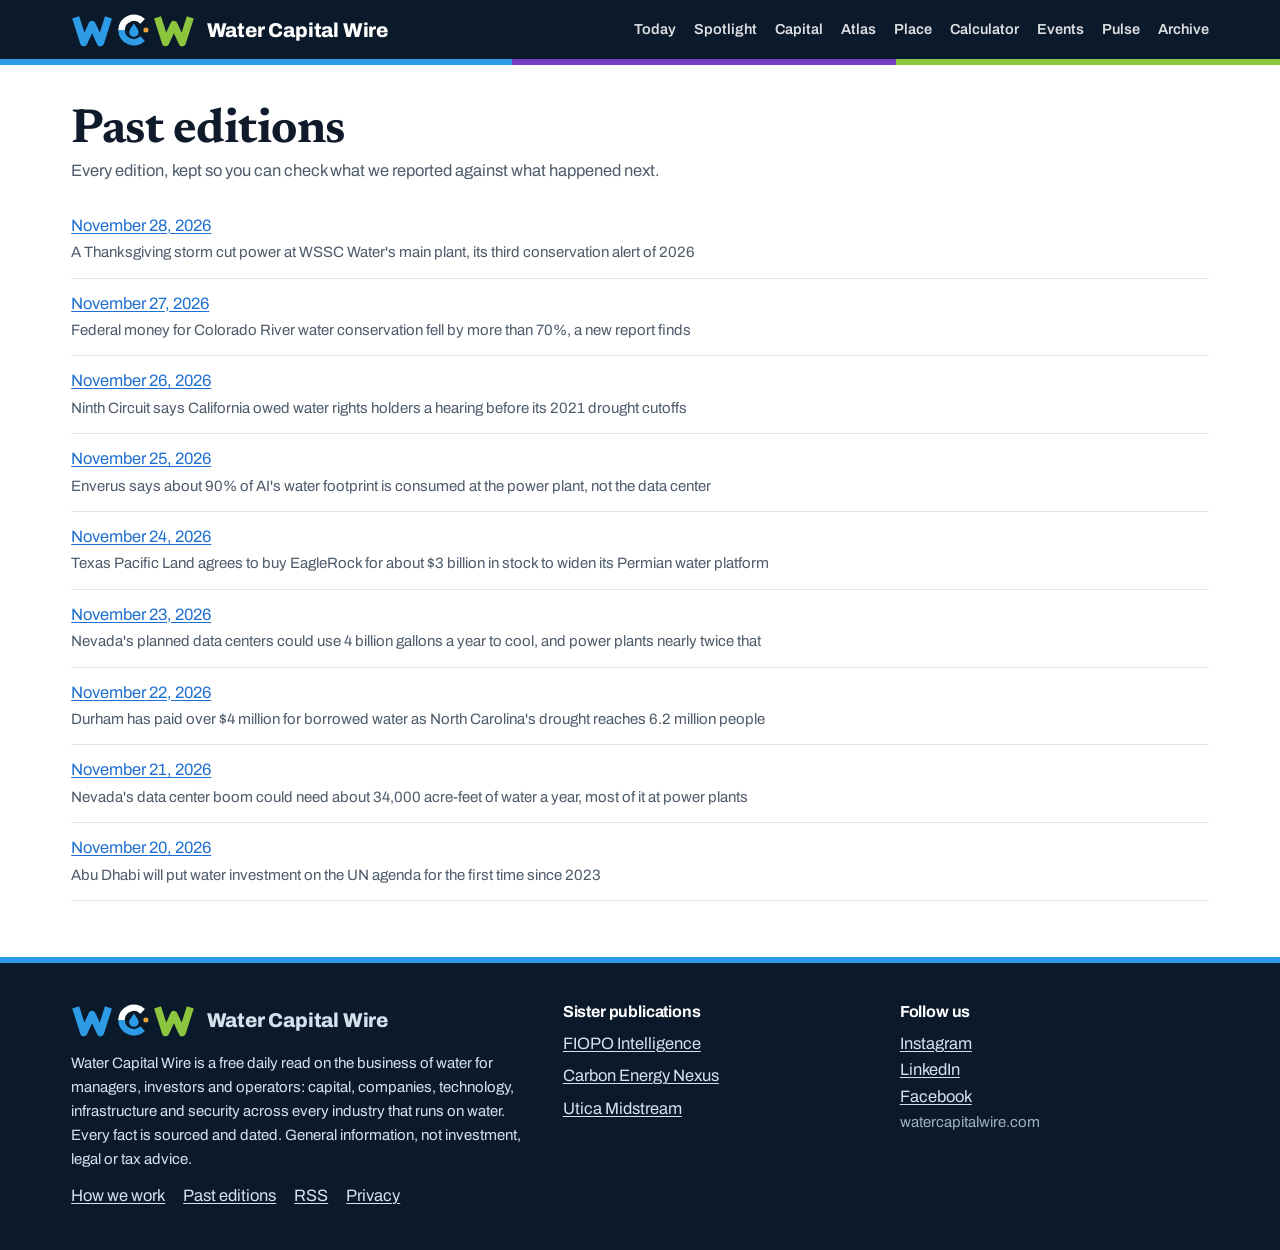
<file: archive/index.html>
<!DOCTYPE html><html lang="en"><head><meta charset="utf-8"><meta name="viewport" content="width=device-width, initial-scale=1"><meta http-equiv="Content-Security-Policy" content="default-src 'self'; script-src 'self'; style-src 'self' 'unsafe-inline'; img-src 'self' data:; font-src 'self'; connect-src 'self'; object-src 'none'; base-uri 'self'; form-action 'self' mailto:; upgrade-insecure-requests"><meta name="referrer" content="strict-origin-when-cross-origin">
<title>Past editions | Water Capital Wire</title><meta name="description" content="Every Water Capital Wire edition, kept so readers can check what we reported against what happened."><link rel="canonical" href="https://watercapitalwire.com/archive/"><meta name="robots" content="index, follow"><meta name="theme-color" content="#0b1a2b"><link rel="icon" type="image/svg+xml" href="../brand/wcw-icon.svg"><link rel="stylesheet" href="../assets/style.css?v=f85b350a"></head>
<body><a class="skip" href="#main">Skip to content</a>
<header class="mast">
 <div class="wrap mast-in">
  <a class="logo" href="../" aria-label="Water Capital Wire home"><img src="../brand/wcw-mark-white.svg" alt="" width="124" height="34"><span>Water Capital Wire</span></a>
  <nav class="nav" aria-label="Main">
   <a href="../#today">Today</a>
   <a href="../#spotlight">Spotlight</a>
   <a href="../#capital">Capital</a>
   <a href="../#atlas">Atlas</a>
   <a href="../#place">Place</a>
   <a href="../#calculator">Calculator</a>
   <a href="../#events">Events</a>
   <a href="../#pulse">Pulse</a>
   <a href="../archive/">Archive</a>
  </nav>
 </div>
 <div class="pipe" aria-hidden="true"></div>
</header><main id="main" class="page"><div class="wrap"><h1>Past editions</h1><p class="intro">Every edition, kept so you can check what we reported against what happened next.</p><ul class="archive-list"><li><a href="2026-11-28.html">November 28, 2026</a><br><span>A Thanksgiving storm cut power at WSSC Water&#x27;s main plant, its third conservation alert of 2026</span></li>
<li><a href="2026-11-27.html">November 27, 2026</a><br><span>Federal money for Colorado River water conservation fell by more than 70%, a new report finds</span></li>
<li><a href="2026-11-26.html">November 26, 2026</a><br><span>Ninth Circuit says California owed water rights holders a hearing before its 2021 drought cutoffs</span></li>
<li><a href="2026-11-25.html">November 25, 2026</a><br><span>Enverus says about 90% of AI&#x27;s water footprint is consumed at the power plant, not the data center</span></li>
<li><a href="2026-11-24.html">November 24, 2026</a><br><span>Texas Pacific Land agrees to buy EagleRock for about $3 billion in stock to widen its Permian water platform</span></li>
<li><a href="2026-11-23.html">November 23, 2026</a><br><span>Nevada&#x27;s planned data centers could use 4 billion gallons a year to cool, and power plants nearly twice that</span></li>
<li><a href="2026-11-22.html">November 22, 2026</a><br><span>Durham has paid over $4 million for borrowed water as North Carolina&#x27;s drought reaches 6.2 million people</span></li>
<li><a href="2026-11-21.html">November 21, 2026</a><br><span>Nevada&#x27;s data center boom could need about 34,000 acre-feet of water a year, most of it at power plants</span></li>
<li><a href="2026-11-20.html">November 20, 2026</a><br><span>Abu Dhabi will put water investment on the UN agenda for the first time since 2023</span></li></ul></div></main><footer class="foot">
 <div class="wrap cols">
  <div>
   <a class="logo" href="../" aria-label="Water Capital Wire home"><img src="../brand/wcw-mark-white.svg" alt="" width="124" height="34"><span>Water Capital Wire</span></a>
   <p>Water Capital Wire is a free daily read on the business of water for managers, investors and operators: capital, companies, technology, infrastructure and security across every industry that runs on water. Every fact is sourced and dated. General information, not investment, legal or tax advice.</p>
   <nav aria-label="Footer"><a href="../method.html">How we work</a><a href="../archive/">Past editions</a><a href="../feed.xml">RSS</a><a href="../privacy.html">Privacy</a></nav>
  </div>
  <div>
   <h2>Sister publications</h2>
   <a href="https://fiopoin.com/">FIOPO Intelligence</a>
   <a href="https://carbonenergynexus.com/">Carbon Energy Nexus</a>
   <a href="https://uticamidstream.com/">Utica Midstream</a>
  </div>
  <div>
   <h2>Follow us</h2><ul class="follow"><li><a href="https://www.instagram.com/watercapitalwire/" rel="noopener">Instagram</a></li><li><a href="https://www.linkedin.com/company/watercapitalwire/" rel="noopener">LinkedIn</a></li><li><a href="https://www.facebook.com/1468106023047747" rel="noopener">Facebook</a></li></ul>
   <p class="small">watercapitalwire.com</p>
  </div>
 </div>
</footer></body></html>
</file>
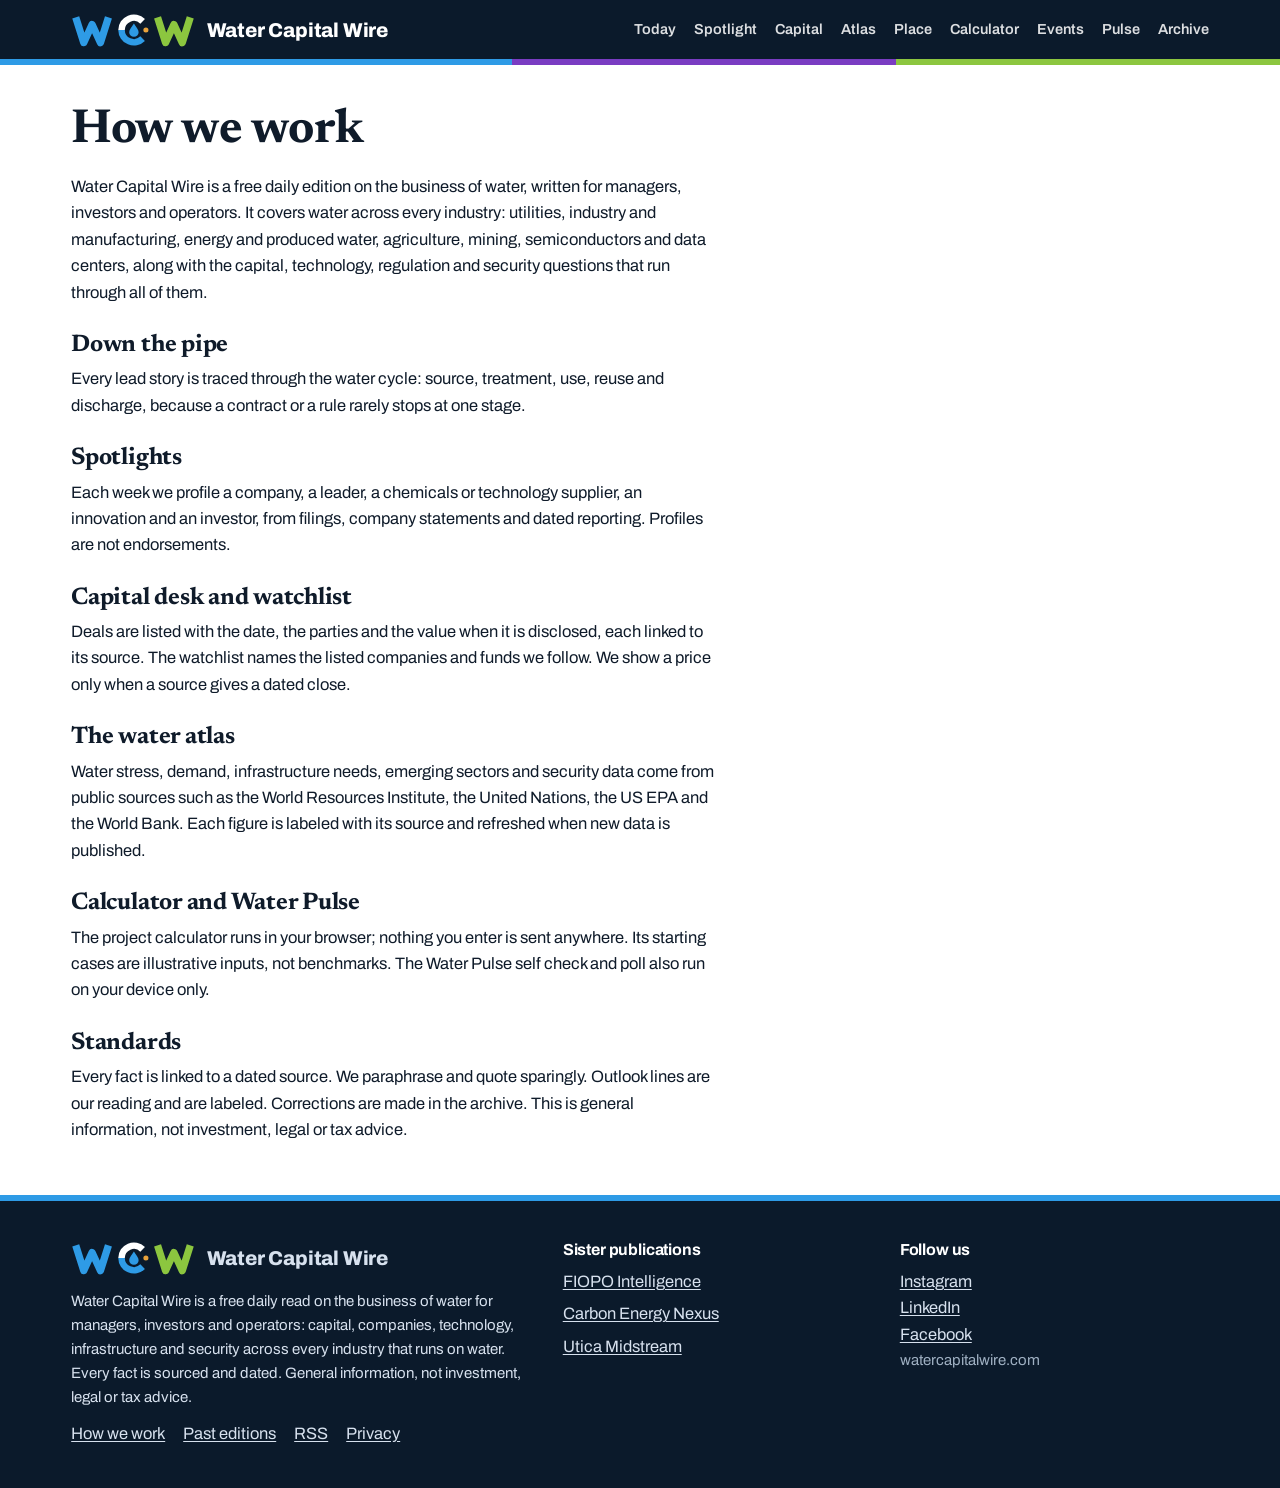
<file: method.html>
<!DOCTYPE html><html lang="en"><head><meta charset="utf-8"><meta name="viewport" content="width=device-width, initial-scale=1"><meta http-equiv="Content-Security-Policy" content="default-src 'self'; script-src 'self'; style-src 'self' 'unsafe-inline'; img-src 'self' data:; font-src 'self'; connect-src 'self'; object-src 'none'; base-uri 'self'; form-action 'self' mailto:; upgrade-insecure-requests"><meta name="referrer" content="strict-origin-when-cross-origin">
<title>How we work | Water Capital Wire</title><meta name="description" content="How Water Capital Wire sources news, data and profiles."><link rel="canonical" href="https://watercapitalwire.com/method.html"><meta name="robots" content="index, follow"><meta name="theme-color" content="#0b1a2b"><link rel="icon" type="image/svg+xml" href="brand/wcw-icon.svg"><link rel="stylesheet" href="assets/style.css?v=f85b350a"></head>
<body><a class="skip" href="#main">Skip to content</a>
<header class="mast">
 <div class="wrap mast-in">
  <a class="logo" href="" aria-label="Water Capital Wire home"><img src="brand/wcw-mark-white.svg" alt="" width="124" height="34"><span>Water Capital Wire</span></a>
  <nav class="nav" aria-label="Main">
   <a href="#today">Today</a>
   <a href="#spotlight">Spotlight</a>
   <a href="#capital">Capital</a>
   <a href="#atlas">Atlas</a>
   <a href="#place">Place</a>
   <a href="#calculator">Calculator</a>
   <a href="#events">Events</a>
   <a href="#pulse">Pulse</a>
   <a href="archive/">Archive</a>
  </nav>
 </div>
 <div class="pipe" aria-hidden="true"></div>
</header><main id="main" class="page"><div class="wrap"><div class="prose"><h1>How we work</h1>
<p>Water Capital Wire is a free daily edition on the business of water, written for managers, investors and operators. It covers water across every industry: utilities, industry and manufacturing, energy and produced water, agriculture, mining, semiconductors and data centers, along with the capital, technology, regulation and security questions that run through all of them.</p>
<h2>Down the pipe</h2><p>Every lead story is traced through the water cycle: source, treatment, use, reuse and discharge, because a contract or a rule rarely stops at one stage.</p>
<h2>Spotlights</h2><p>Each week we profile a company, a leader, a chemicals or technology supplier, an innovation and an investor, from filings, company statements and dated reporting. Profiles are not endorsements.</p>
<h2>Capital desk and watchlist</h2><p>Deals are listed with the date, the parties and the value when it is disclosed, each linked to its source. The watchlist names the listed companies and funds we follow. We show a price only when a source gives a dated close.</p>
<h2>The water atlas</h2><p>Water stress, demand, infrastructure needs, emerging sectors and security data come from public sources such as the World Resources Institute, the United Nations, the US EPA and the World Bank. Each figure is labeled with its source and refreshed when new data is published.</p>
<h2>Calculator and Water Pulse</h2><p>The project calculator runs in your browser; nothing you enter is sent anywhere. Its starting cases are illustrative inputs, not benchmarks. The Water Pulse self check and poll also run on your device only.</p>
<h2>Standards</h2><p>Every fact is linked to a dated source. We paraphrase and quote sparingly. Outlook lines are our reading and are labeled. Corrections are made in the archive. This is general information, not investment, legal or tax advice.</p></div></div></main><footer class="foot">
 <div class="wrap cols">
  <div>
   <a class="logo" href="" aria-label="Water Capital Wire home"><img src="brand/wcw-mark-white.svg" alt="" width="124" height="34"><span>Water Capital Wire</span></a>
   <p>Water Capital Wire is a free daily read on the business of water for managers, investors and operators: capital, companies, technology, infrastructure and security across every industry that runs on water. Every fact is sourced and dated. General information, not investment, legal or tax advice.</p>
   <nav aria-label="Footer"><a href="method.html">How we work</a><a href="archive/">Past editions</a><a href="feed.xml">RSS</a><a href="privacy.html">Privacy</a></nav>
  </div>
  <div>
   <h2>Sister publications</h2>
   <a href="https://fiopoin.com/">FIOPO Intelligence</a>
   <a href="https://carbonenergynexus.com/">Carbon Energy Nexus</a>
   <a href="https://uticamidstream.com/">Utica Midstream</a>
  </div>
  <div>
   <h2>Follow us</h2><ul class="follow"><li><a href="https://www.instagram.com/watercapitalwire/" rel="noopener">Instagram</a></li><li><a href="https://www.linkedin.com/company/watercapitalwire/" rel="noopener">LinkedIn</a></li><li><a href="https://www.facebook.com/1468106023047747" rel="noopener">Facebook</a></li></ul>
   <p class="small">watercapitalwire.com</p>
  </div>
 </div>
</footer></body></html>
</file>
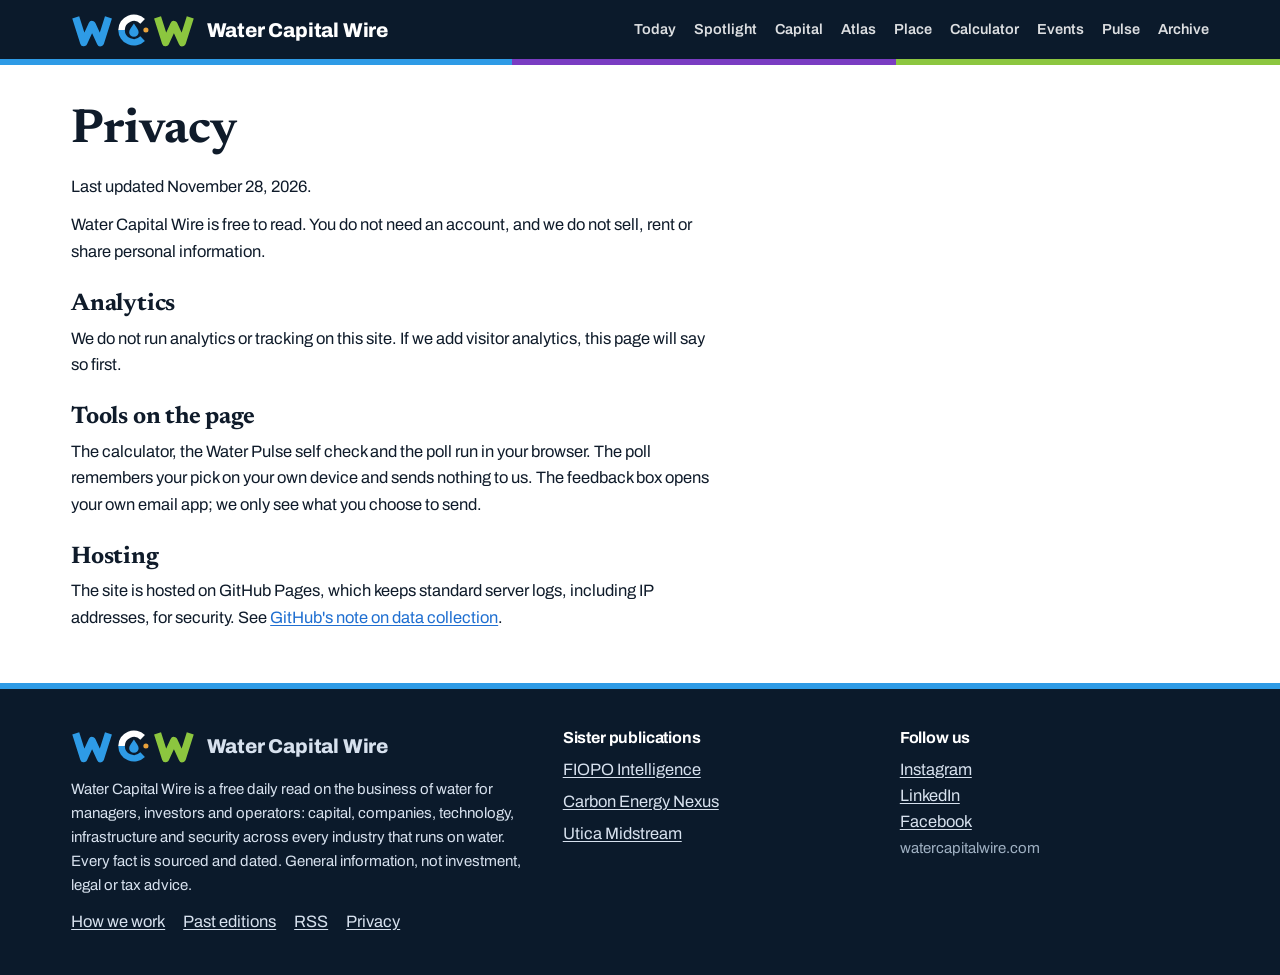
<file: privacy.html>
<!DOCTYPE html><html lang="en"><head><meta charset="utf-8"><meta name="viewport" content="width=device-width, initial-scale=1"><meta http-equiv="Content-Security-Policy" content="default-src 'self'; script-src 'self'; style-src 'self' 'unsafe-inline'; img-src 'self' data:; font-src 'self'; connect-src 'self'; object-src 'none'; base-uri 'self'; form-action 'self' mailto:; upgrade-insecure-requests"><meta name="referrer" content="strict-origin-when-cross-origin">
<title>Privacy | Water Capital Wire</title><meta name="description" content="How Water Capital Wire handles visitor data."><link rel="canonical" href="https://watercapitalwire.com/privacy.html"><meta name="robots" content="index, follow"><meta name="theme-color" content="#0b1a2b"><link rel="icon" type="image/svg+xml" href="brand/wcw-icon.svg"><link rel="stylesheet" href="assets/style.css?v=f85b350a"></head>
<body><a class="skip" href="#main">Skip to content</a>
<header class="mast">
 <div class="wrap mast-in">
  <a class="logo" href="" aria-label="Water Capital Wire home"><img src="brand/wcw-mark-white.svg" alt="" width="124" height="34"><span>Water Capital Wire</span></a>
  <nav class="nav" aria-label="Main">
   <a href="#today">Today</a>
   <a href="#spotlight">Spotlight</a>
   <a href="#capital">Capital</a>
   <a href="#atlas">Atlas</a>
   <a href="#place">Place</a>
   <a href="#calculator">Calculator</a>
   <a href="#events">Events</a>
   <a href="#pulse">Pulse</a>
   <a href="archive/">Archive</a>
  </nav>
 </div>
 <div class="pipe" aria-hidden="true"></div>
</header><main id="main" class="page"><div class="wrap"><div class="prose"><h1>Privacy</h1><p>Last updated November 28, 2026.</p><p>Water Capital Wire is free to read. You do not need an account, and we do not sell, rent or share personal information.</p><h2>Analytics</h2><p>We do not run analytics or tracking on this site. If we add visitor analytics, this page will say so first.</p>
<h2>Tools on the page</h2><p>The calculator, the Water Pulse self check and the poll run in your browser. The poll remembers your pick on your own device and sends nothing to us. The feedback box opens your own email app; we only see what you choose to send.</p>
<h2>Hosting</h2><p>The site is hosted on GitHub Pages, which keeps standard server logs, including IP addresses, for security. See <a href="https://docs.github.com/en/pages/getting-started-with-github-pages/about-github-pages#data-collection">GitHub's note on data collection</a>.</p></div></div></main><footer class="foot">
 <div class="wrap cols">
  <div>
   <a class="logo" href="" aria-label="Water Capital Wire home"><img src="brand/wcw-mark-white.svg" alt="" width="124" height="34"><span>Water Capital Wire</span></a>
   <p>Water Capital Wire is a free daily read on the business of water for managers, investors and operators: capital, companies, technology, infrastructure and security across every industry that runs on water. Every fact is sourced and dated. General information, not investment, legal or tax advice.</p>
   <nav aria-label="Footer"><a href="method.html">How we work</a><a href="archive/">Past editions</a><a href="feed.xml">RSS</a><a href="privacy.html">Privacy</a></nav>
  </div>
  <div>
   <h2>Sister publications</h2>
   <a href="https://fiopoin.com/">FIOPO Intelligence</a>
   <a href="https://carbonenergynexus.com/">Carbon Energy Nexus</a>
   <a href="https://uticamidstream.com/">Utica Midstream</a>
  </div>
  <div>
   <h2>Follow us</h2><ul class="follow"><li><a href="https://www.instagram.com/watercapitalwire/" rel="noopener">Instagram</a></li><li><a href="https://www.linkedin.com/company/watercapitalwire/" rel="noopener">LinkedIn</a></li><li><a href="https://www.facebook.com/1468106023047747" rel="noopener">Facebook</a></li></ul>
   <p class="small">watercapitalwire.com</p>
  </div>
 </div>
</footer></body></html>
</file>
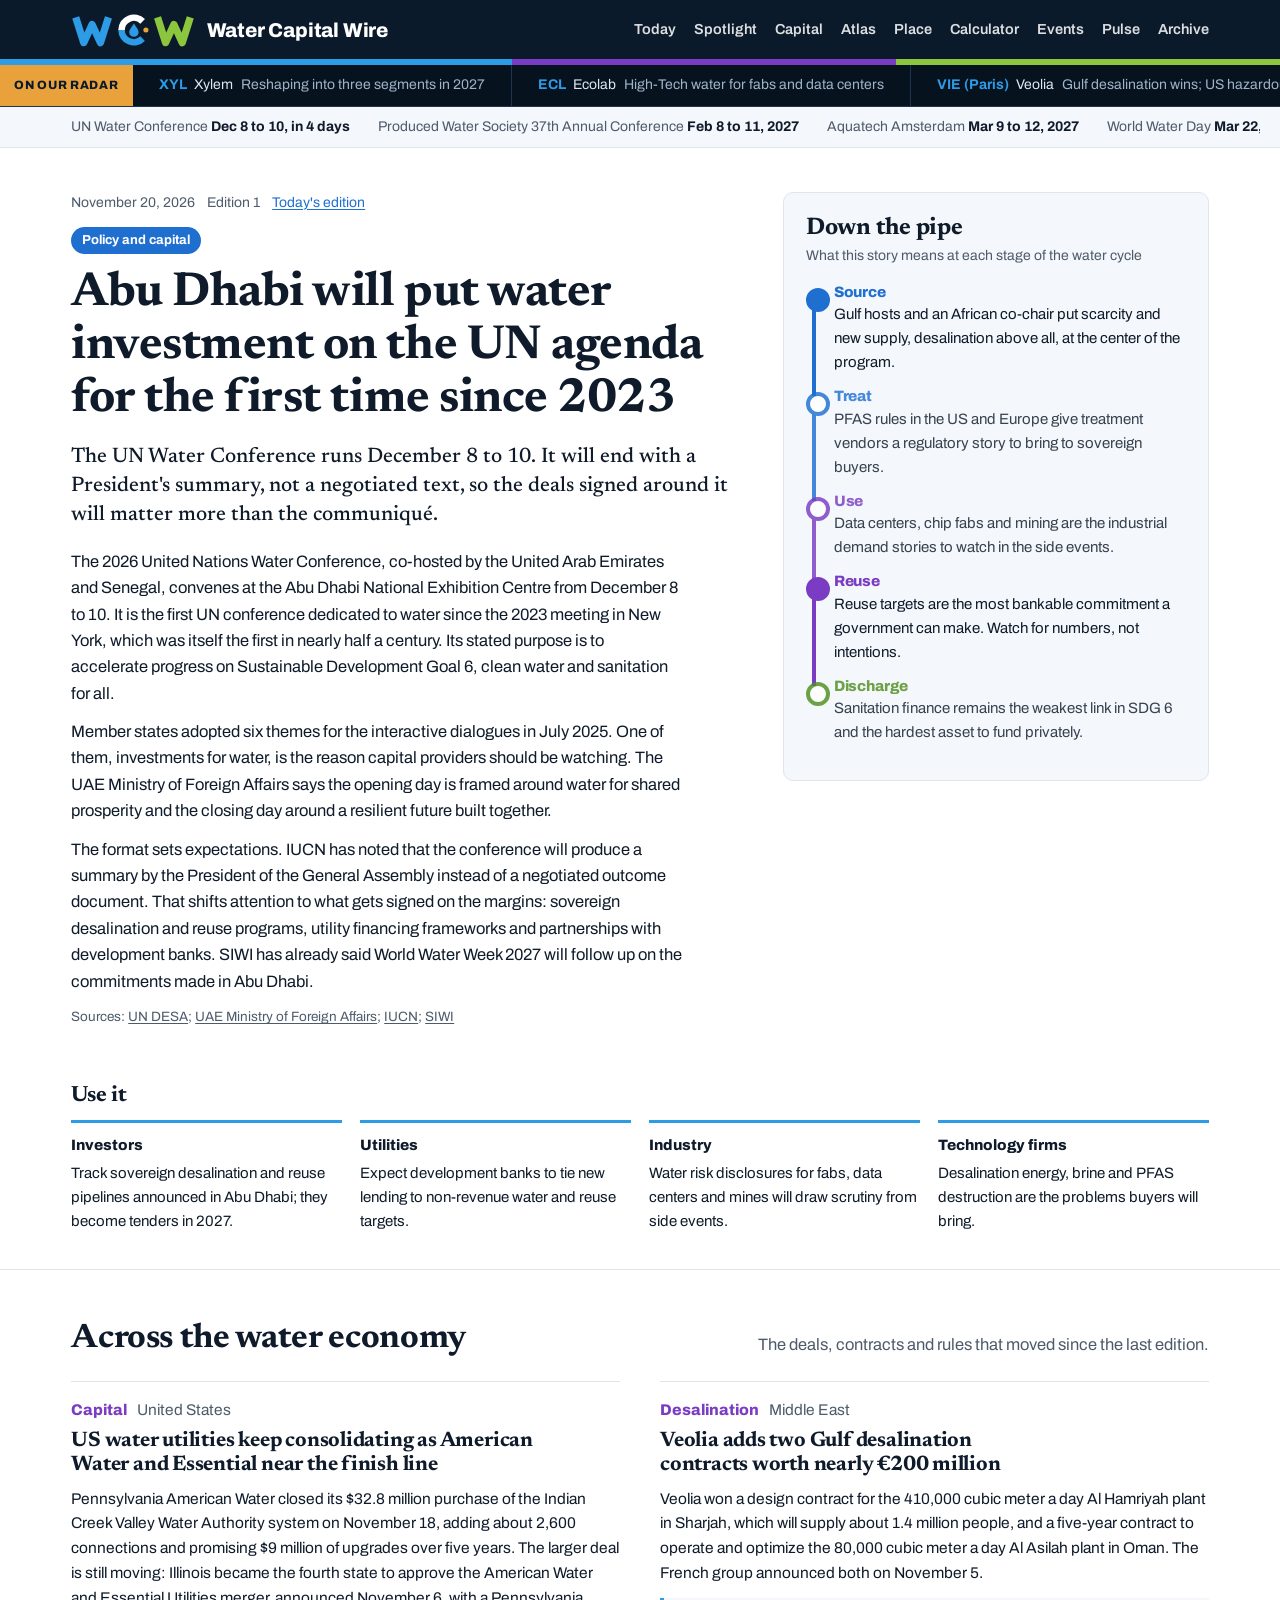
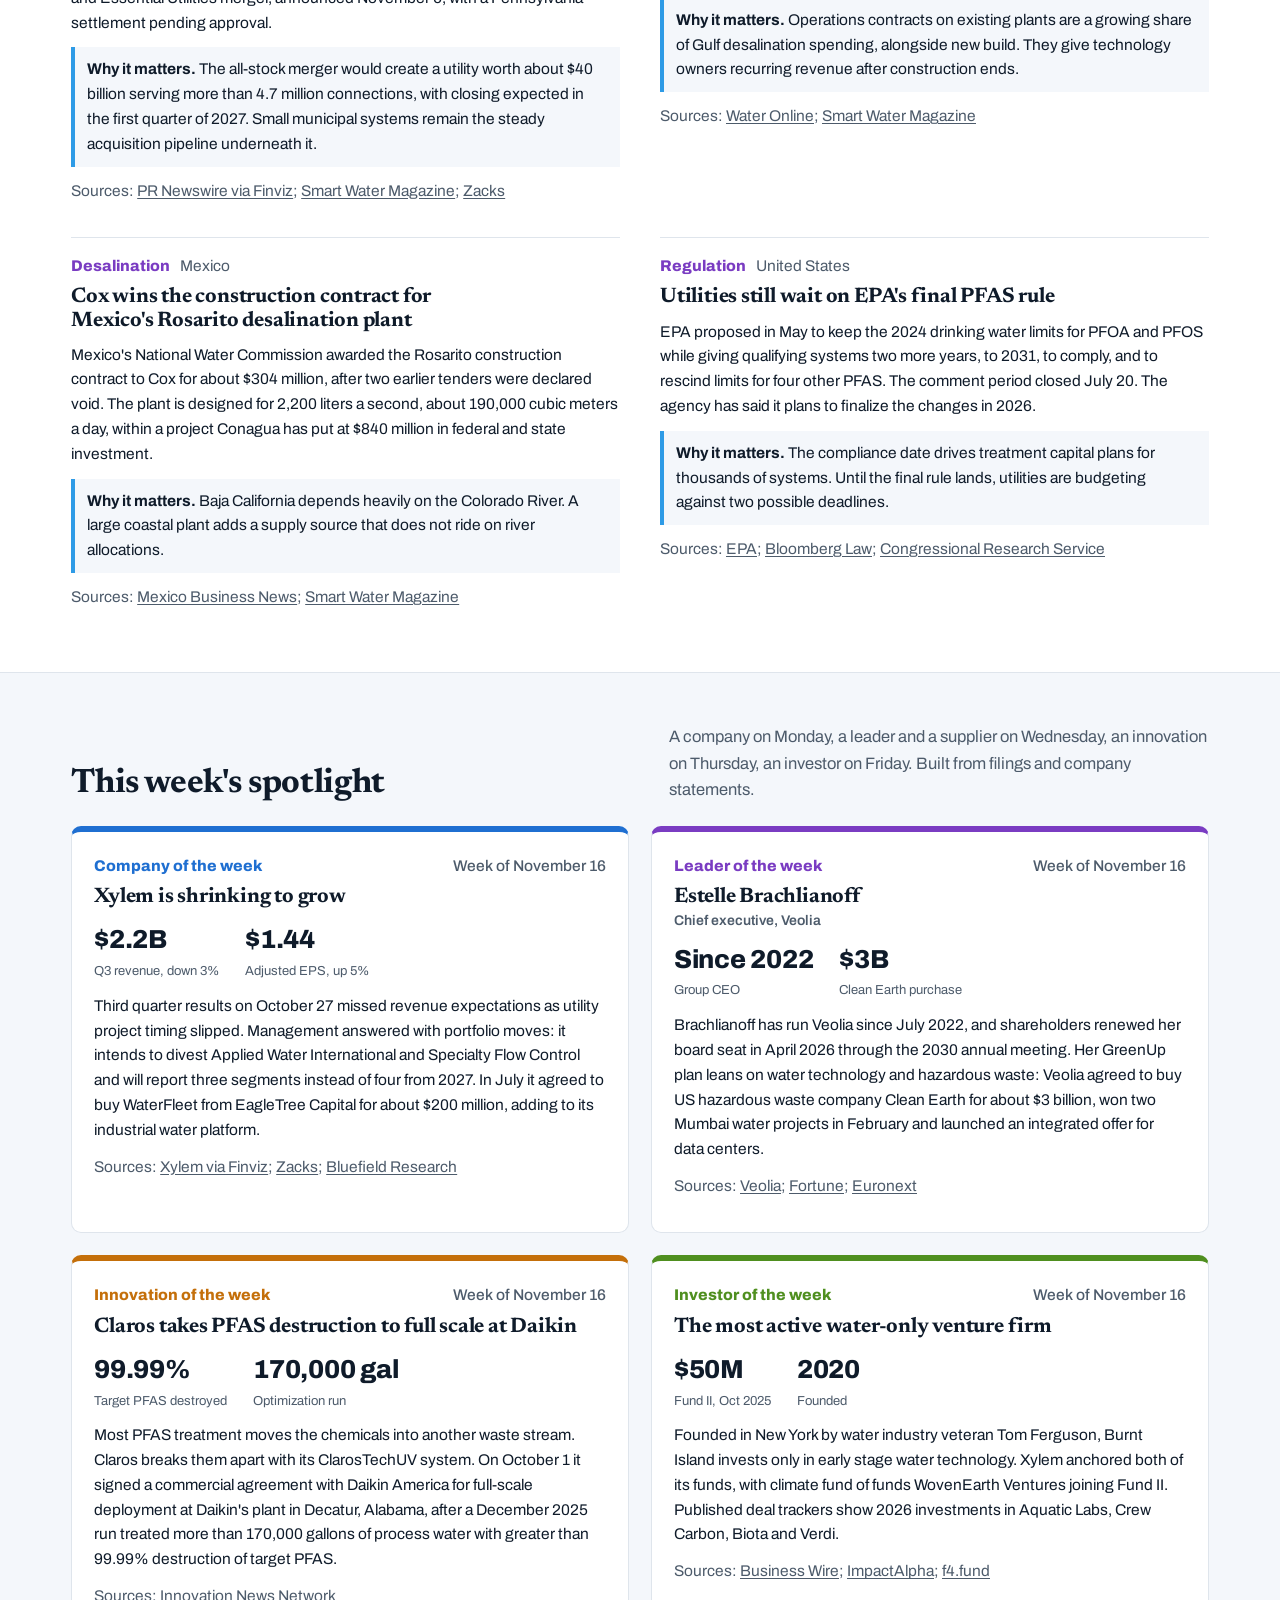
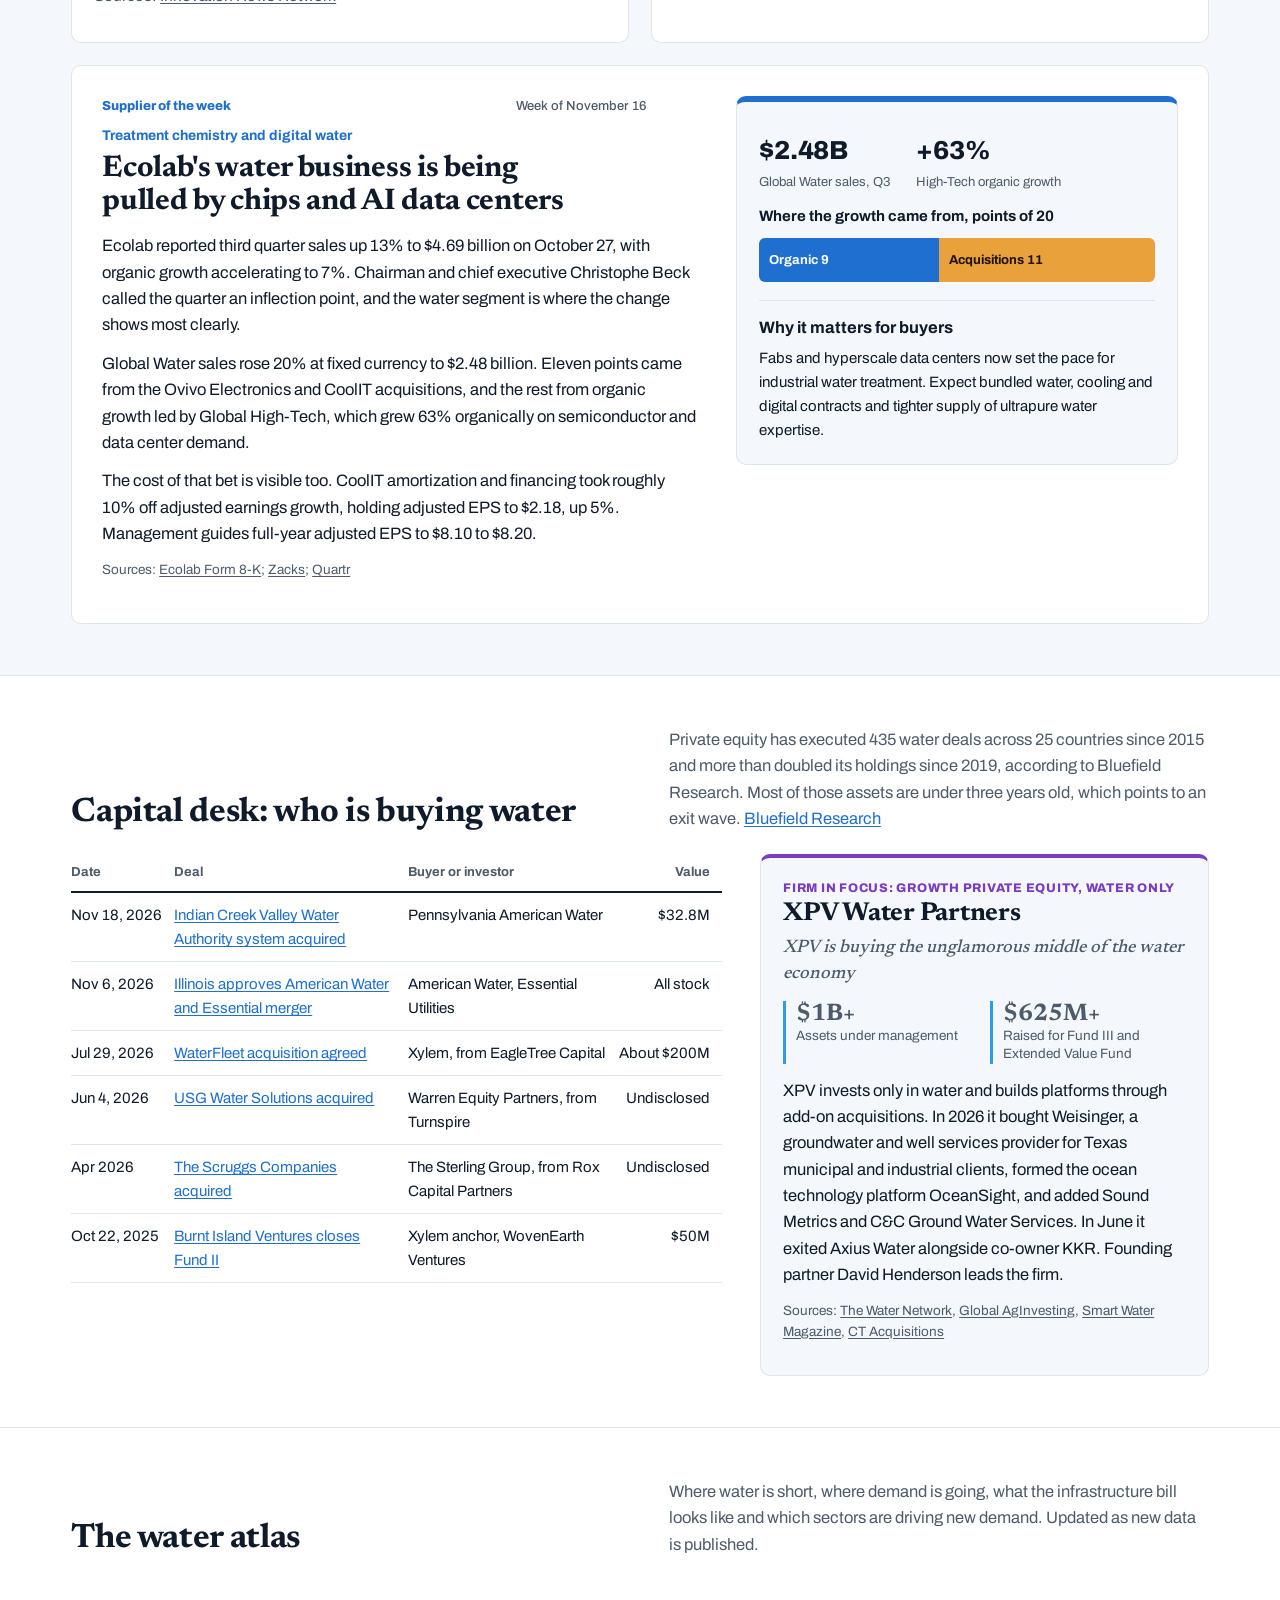
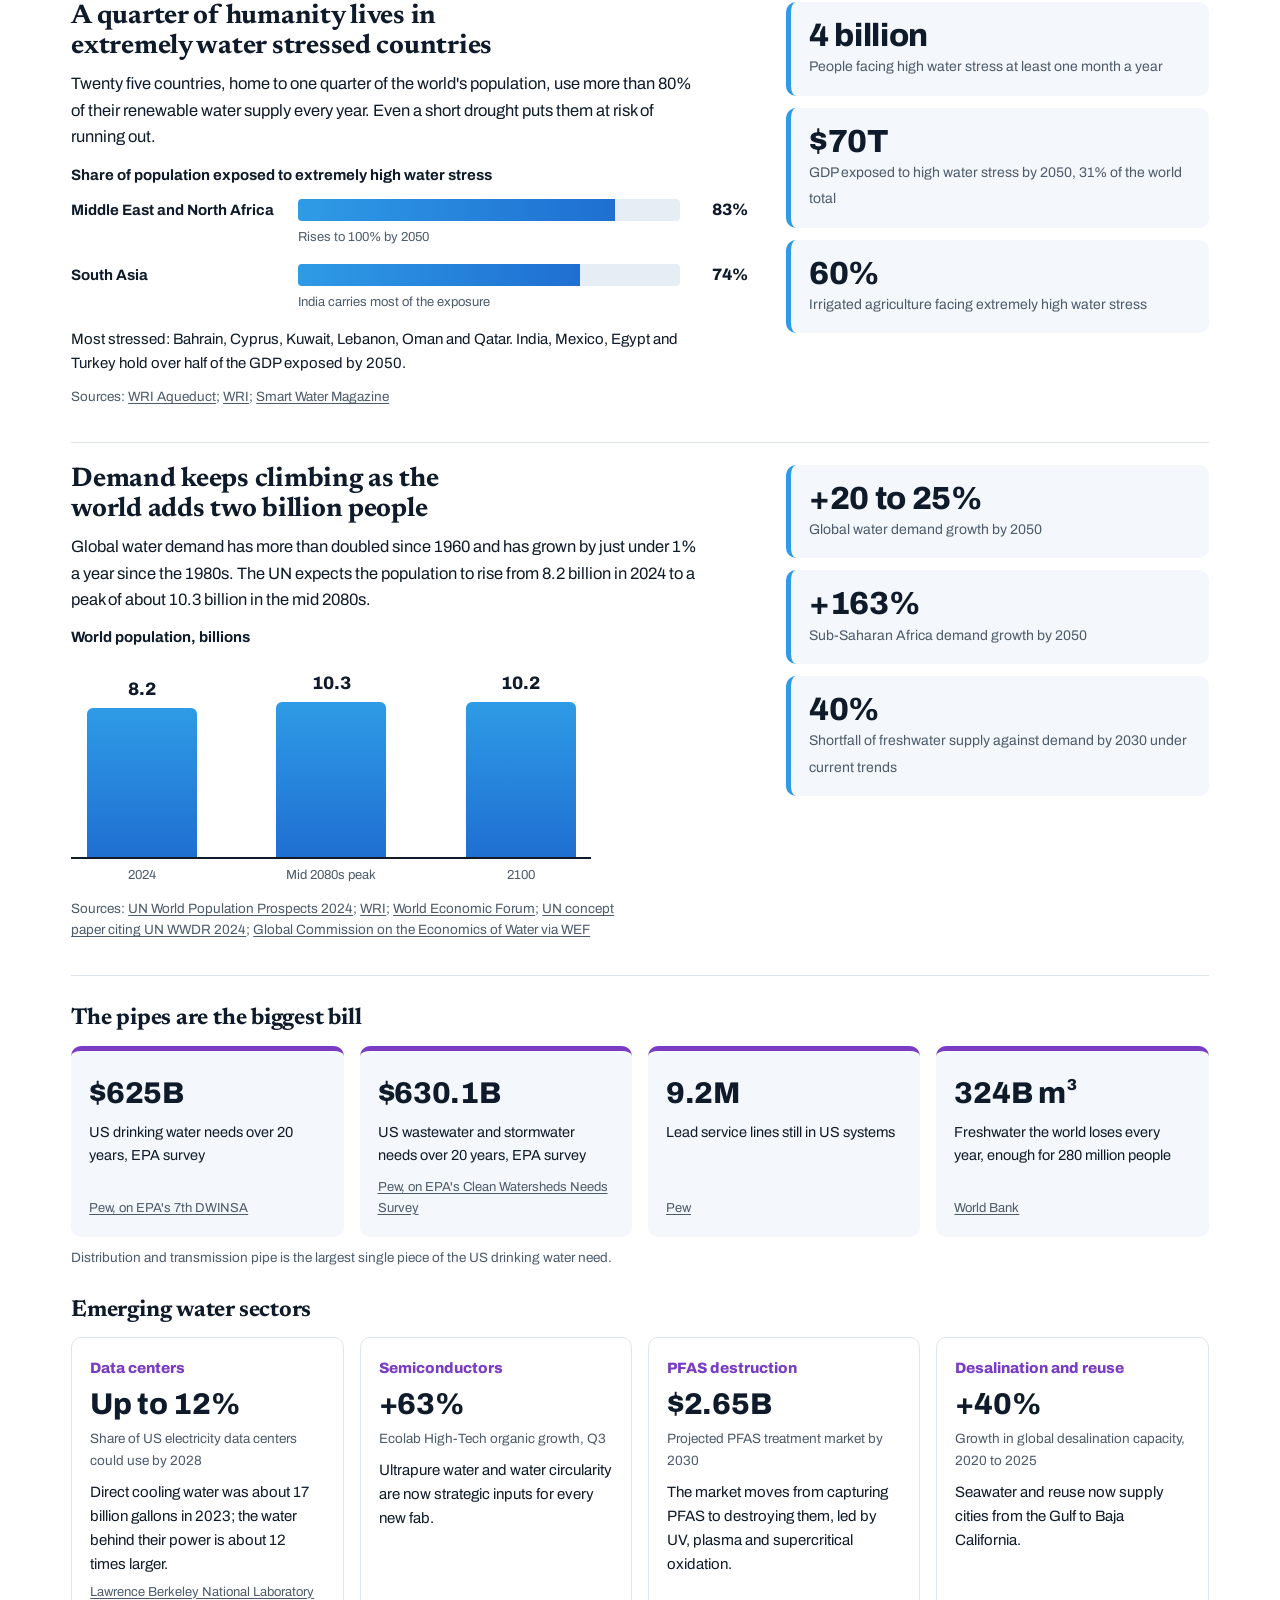
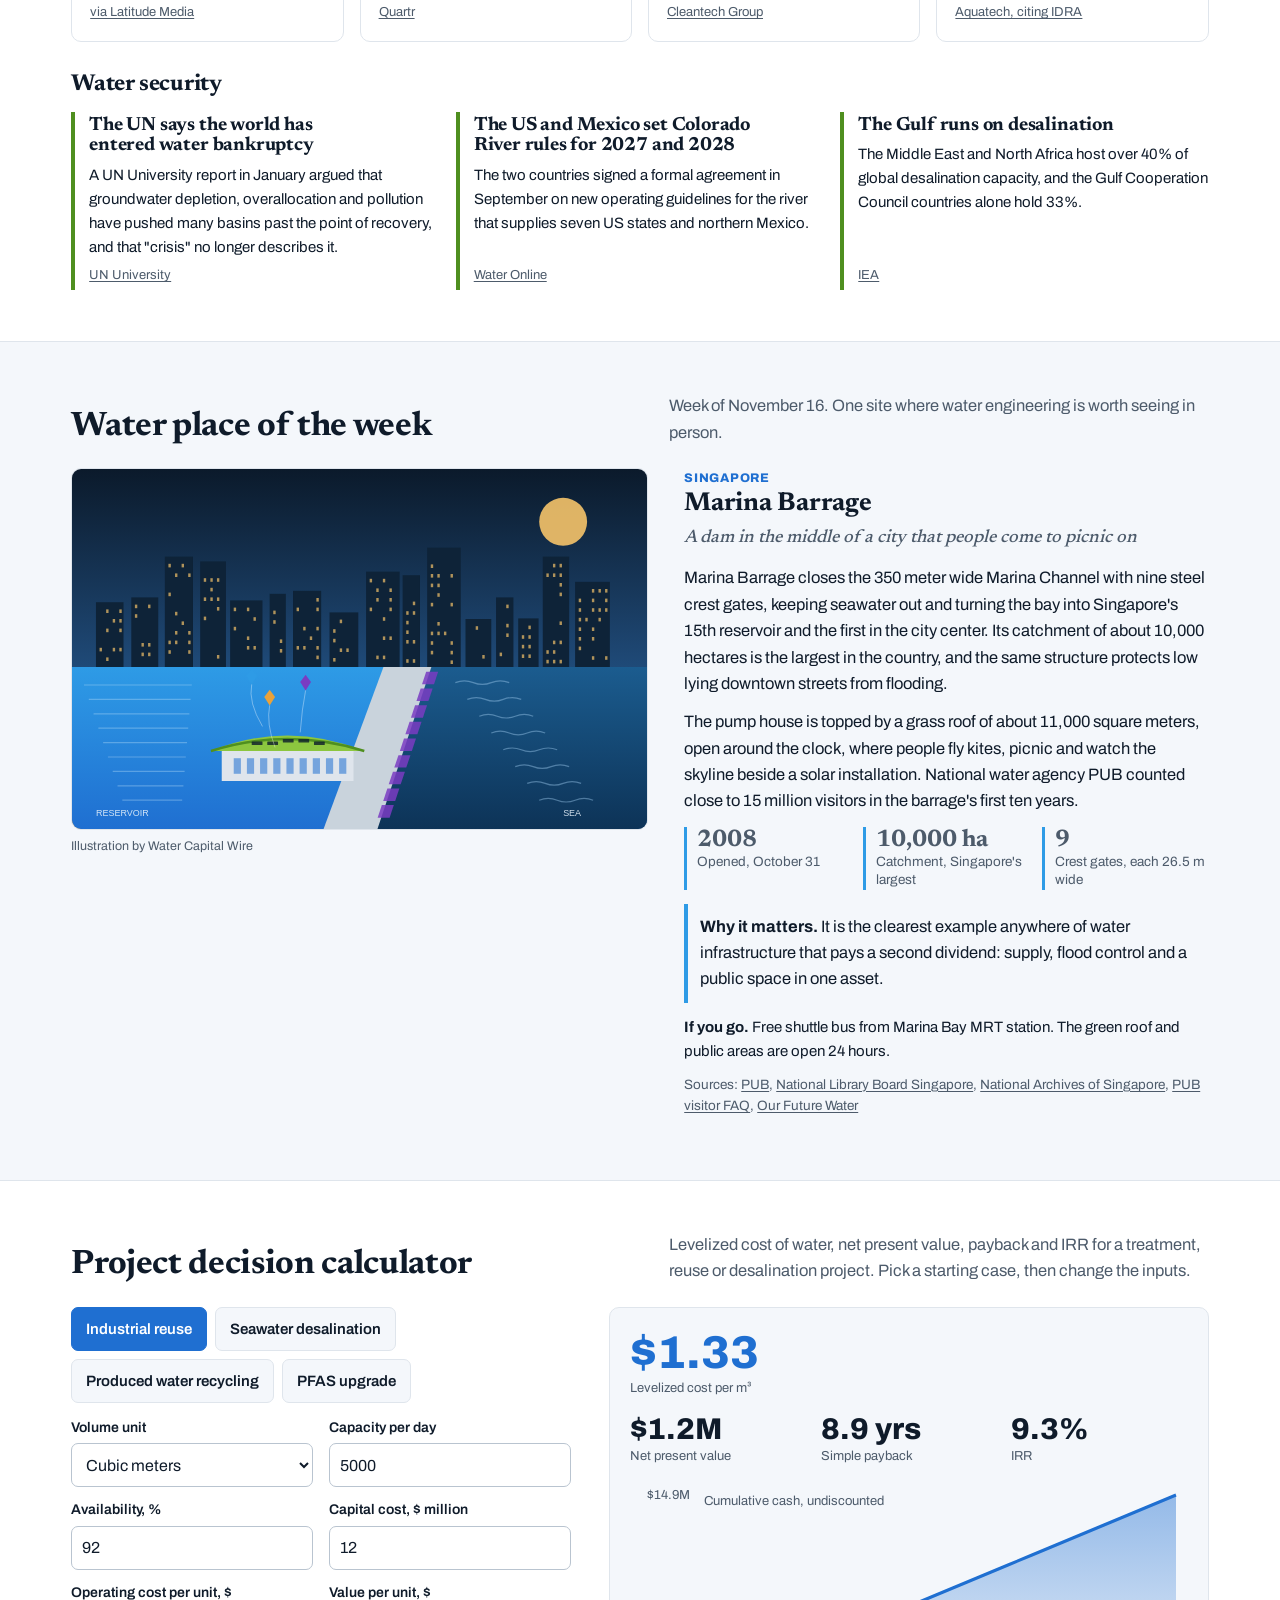
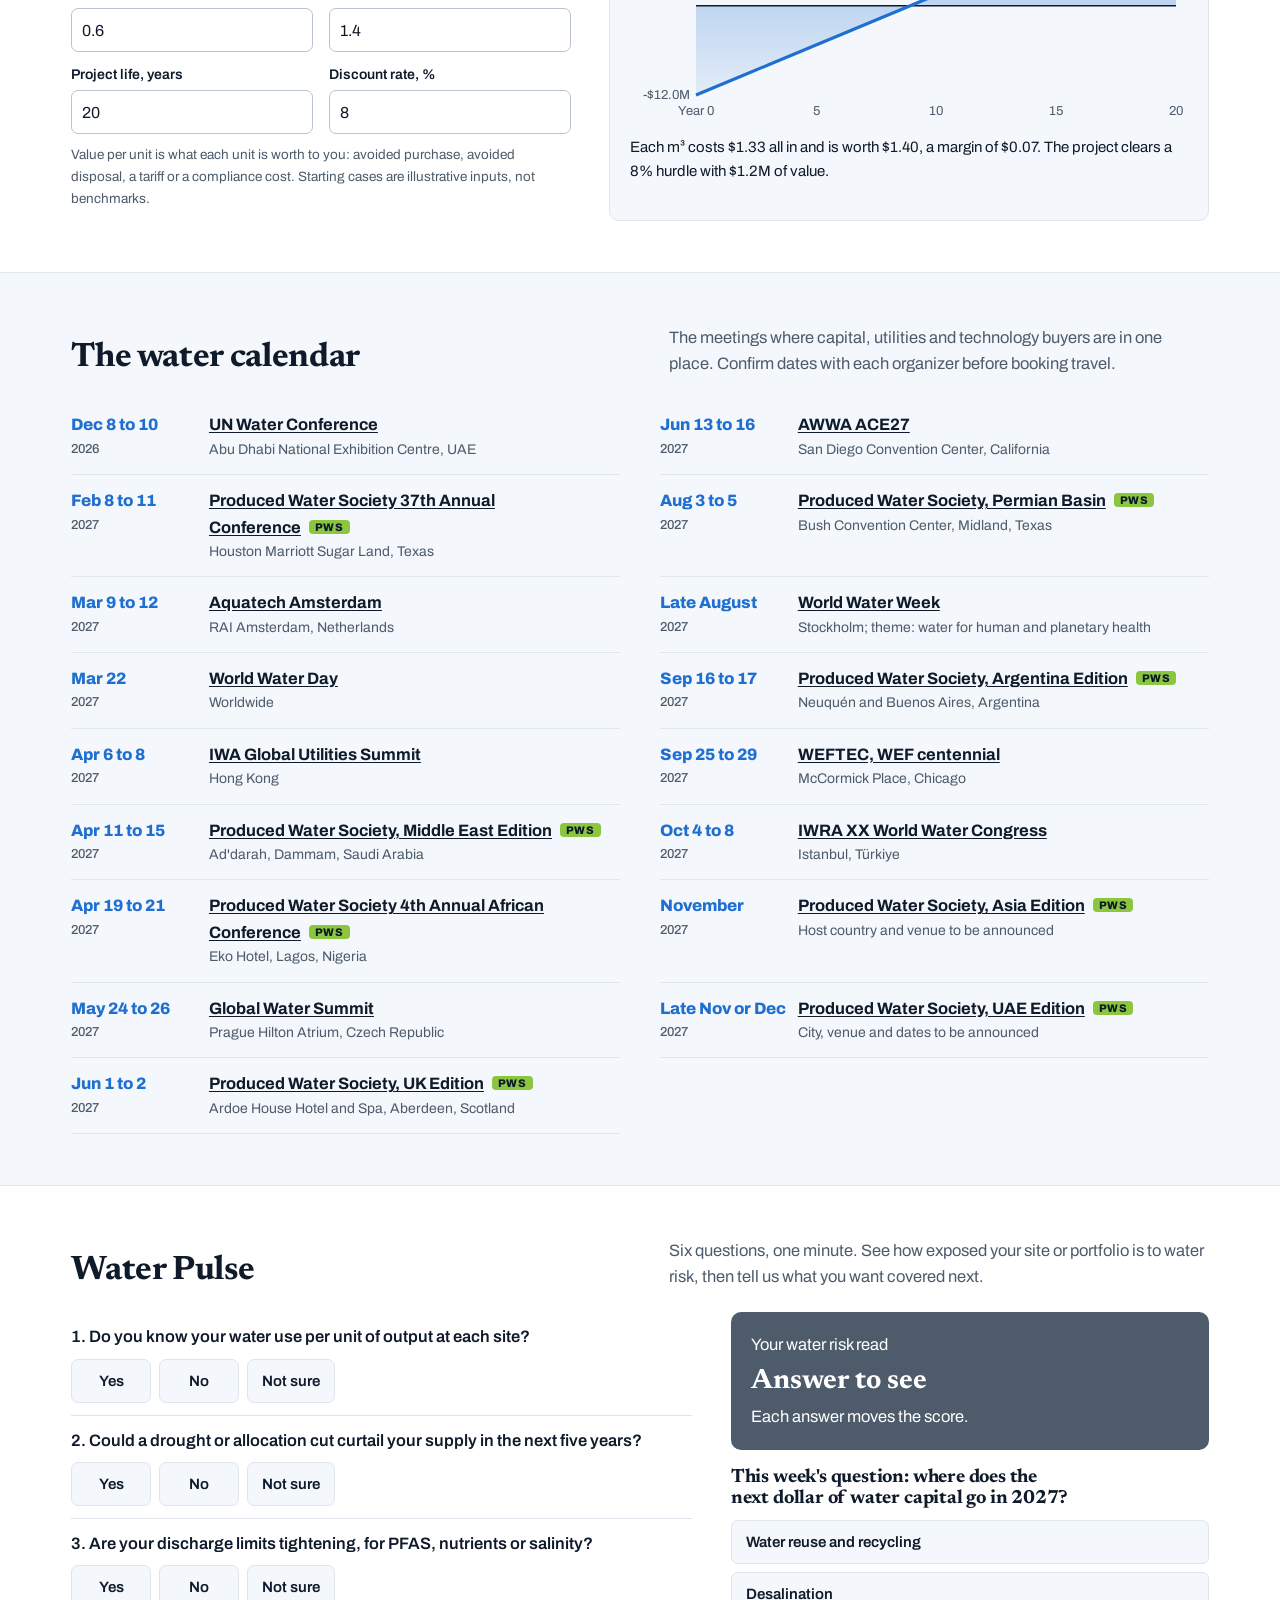
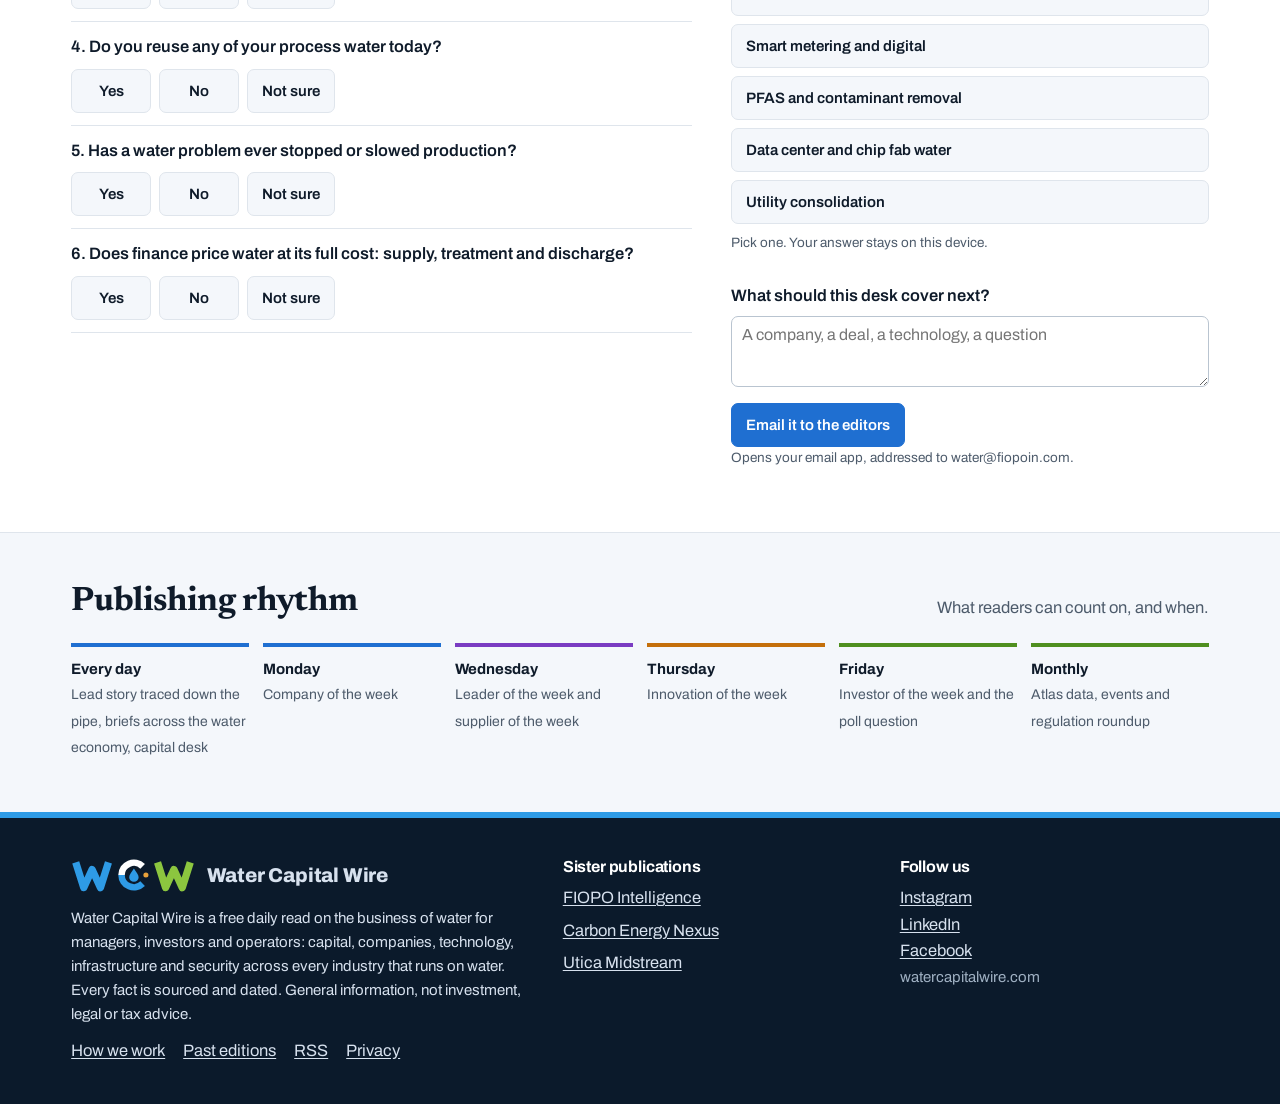
<file: archive/2026-11-20.html>
<!DOCTYPE html>
<html lang="en">
<head>
<meta charset="utf-8">
<meta name="viewport" content="width=device-width, initial-scale=1">
<meta http-equiv="Content-Security-Policy" content="default-src 'self'; script-src 'self'; style-src 'self' 'unsafe-inline'; img-src 'self' data:; font-src 'self'; connect-src 'self'; object-src 'none'; base-uri 'self'; form-action 'self' mailto:; upgrade-insecure-requests">
<meta name="referrer" content="strict-origin-when-cross-origin">
<title>Abu Dhabi will put water investment on the UN agenda for the first time since 2023 | Water Capital Wire</title>
<meta name="description" content="The UN Water Conference opens in Abu Dhabi on December 8, the first UN water summit since 2023, with investment for water as one of its six dialogues. It ends with a President&#39;s summary, not a negotiated text, so the deals signed around it matter most.">
<meta name="robots" content="index, follow, max-image-preview:large">
<link rel="canonical" href="https://watercapitalwire.com/archive/2026-11-20.html">


<meta name="theme-color" content="#0b1a2b">
<meta property="og:type" content="article">
<meta property="og:site_name" content="Water Capital Wire">
<meta property="og:title" content="Abu Dhabi will put water investment on the UN agenda for the first time since 2023">
<meta property="og:description" content="The UN Water Conference opens in Abu Dhabi on December 8, the first UN water summit since 2023, with investment for water as one of its six dialogues. It ends with a President&#39;s summary, not a negotiated text, so the deals signed around it matter most.">
<meta property="og:url" content="https://watercapitalwire.com/archive/2026-11-20.html">
<meta property="og:image" content="https://watercapitalwire.com/social/2026-11-20.png">
<meta property="og:image:width" content="1080"><meta property="og:image:height" content="1350">
<meta property="article:published_time" content="2026-11-20T04:17:00-06:00">
<meta name="twitter:card" content="summary_large_image">
<meta name="twitter:title" content="Abu Dhabi will put water investment on the UN agenda for the first time since 2023">
<meta name="twitter:description" content="The UN Water Conference opens in Abu Dhabi on December 8, the first UN water summit since 2023, with investment for water as one of its six dialogues. It ends with a President&#39;s summary, not a negotiated text, so the deals signed around it matter most.">
<meta name="twitter:image" content="https://watercapitalwire.com/social/2026-11-20.png">
<link rel="icon" type="image/svg+xml" href="../brand/wcw-icon.svg">
<link rel="apple-touch-icon" href="../brand/wcw-icon-180.png">
<link rel="alternate" type="application/rss+xml" title="Water Capital Wire" href="../feed.xml">
<link rel="preload" href="../assets/fonts/newsreader-latin-700-normal.woff2" as="font" type="font/woff2" crossorigin>
<link rel="preload" href="../assets/fonts/archivo-latin-400-normal.woff2" as="font" type="font/woff2" crossorigin>
<link rel="stylesheet" href="../assets/style.css?v=f85b350a">

<script type="application/ld+json">{"@context": "https://schema.org", "@graph": [{"@type": "NewsMediaOrganization", "@id": "https://watercapitalwire.com/#org", "name": "Water Capital Wire", "url": "https://watercapitalwire.com/", "logo": {"@type": "ImageObject", "url": "https://watercapitalwire.com/brand/wcw-icon-512.png", "width": 512, "height": 512}, "description": "A free daily read on the business of water for managers, investors and operators: capital, companies, technology, infrastructure and water security, with every fact sourced and dated.", "sameAs": ["https://www.instagram.com/watercapitalwire/", "https://www.linkedin.com/company/watercapitalwire/", "https://www.facebook.com/1468106023047747"]}, {"@type": "NewsArticle", "@id": "https://watercapitalwire.com/archive/2026-11-20.html#article", "headline": "Abu Dhabi will put water investment on the UN agenda for the first time since 2023", "description": "The UN Water Conference opens in Abu Dhabi on December 8, the first UN water summit since 2023, with investment for water as one of its six dialogues. It ends with a President's summary, not a negotiated text, so the deals signed around it matter most.", "url": "https://watercapitalwire.com/archive/2026-11-20.html", "mainEntityOfPage": "https://watercapitalwire.com/archive/2026-11-20.html", "image": ["https://watercapitalwire.com/social/2026-11-20.png"], "datePublished": "2026-11-20T04:17:00-06:00", "dateModified": "2026-11-20T04:17:00-06:00", "inLanguage": "en-US", "isAccessibleForFree": true, "articleSection": ["Policy and capital", "Capital", "Desalination", "Desalination", "Regulation"], "author": {"@id": "https://watercapitalwire.com/#org"}, "publisher": {"@id": "https://watercapitalwire.com/#org"}}, {"@type": "Person", "name": "Estelle Brachlianoff", "jobTitle": "Chief executive, Veolia"}]}</script>
</head>
<body>
<a class="skip" href="#main">Skip to content</a>
<header class="mast">
 <div class="wrap mast-in">
  <a class="logo" href="../" aria-label="Water Capital Wire home"><img src="../brand/wcw-mark-white.svg" alt="" width="124" height="34"><span>Water Capital Wire</span></a>
  <nav class="nav" aria-label="Main">
   <a href="../#today">Today</a>
   <a href="../#spotlight">Spotlight</a>
   <a href="../#capital">Capital</a>
   <a href="../#atlas">Atlas</a>
   <a href="../#place">Place</a>
   <a href="../#calculator">Calculator</a>
   <a href="../#events">Events</a>
   <a href="../#pulse">Pulse</a>
   <a href="../archive/">Archive</a>
  </nav>
 </div>
 <div class="pipe" aria-hidden="true"></div>
</header>
<div class="ticker" aria-label="Water equities on our radar">
 <span class="tk-label">On our radar</span>
 <div class="tk-view"><div class="tk-track"><ul><li><b>XYL</b> Xylem<span>Reshaping into three segments in 2027</span></li><li><b>ECL</b> Ecolab<span>High-Tech water for fabs and data centers</span></li><li><b>VIE (Paris)</b> Veolia<span>Gulf desalination wins; US hazardous waste push</span></li><li><b>VLTO</b> Veralto<span>Hach instruments and Trojan UV</span></li><li><b>AWK</b> American Water Works<span>Merger with Essential expected to close in Q1 2027</span></li><li><b>WTRG</b> Essential Utilities<span>Being acquired by American Water</span></li><li><b>HTO</b> H2O America<span>Texas expansion through Quadvest</span></li><li><b>PNR</b> Pentair<span>Pool and water treatment</span></li><li><b>WTS</b> Watts Water<span>Flow control inside buildings</span></li><li><b>BMI</b> Badger Meter<span>Utility metering and software</span></li><li><b>MWA</b> Mueller Water Products<span>Aging network replacement</span></li><li><b>ERII</b> Energy Recovery<span>Pressure exchangers for reverse osmosis</span></li><li><b>6370 (Tokyo)</b> Kurita Water<span>Ultrapure water; new India joint venture</span></li><li><b>PHO, CGW, FIW</b> Water ETFs<span>Invesco and First Trust water baskets</span></li></ul><ul aria-hidden="true"><li><b>XYL</b> Xylem<span>Reshaping into three segments in 2027</span></li><li><b>ECL</b> Ecolab<span>High-Tech water for fabs and data centers</span></li><li><b>VIE (Paris)</b> Veolia<span>Gulf desalination wins; US hazardous waste push</span></li><li><b>VLTO</b> Veralto<span>Hach instruments and Trojan UV</span></li><li><b>AWK</b> American Water Works<span>Merger with Essential expected to close in Q1 2027</span></li><li><b>WTRG</b> Essential Utilities<span>Being acquired by American Water</span></li><li><b>HTO</b> H2O America<span>Texas expansion through Quadvest</span></li><li><b>PNR</b> Pentair<span>Pool and water treatment</span></li><li><b>WTS</b> Watts Water<span>Flow control inside buildings</span></li><li><b>BMI</b> Badger Meter<span>Utility metering and software</span></li><li><b>MWA</b> Mueller Water Products<span>Aging network replacement</span></li><li><b>ERII</b> Energy Recovery<span>Pressure exchangers for reverse osmosis</span></li><li><b>6370 (Tokyo)</b> Kurita Water<span>Ultrapure water; new India joint venture</span></li><li><b>PHO, CGW, FIW</b> Water ETFs<span>Invesco and First Trust water baskets</span></li></ul></div></div>
</div>
<div class="next" aria-label="Coming up">
 <div class="wrap next-in"><div><span>UN Water Conference</span> <strong data-start="2026-12-08">Dec 8 to 10</strong></div><div><span>Produced Water Society 37th Annual Conference</span> <strong>Feb 8 to 11, 2027</strong></div><div><span>Aquatech Amsterdam</span> <strong>Mar 9 to 12, 2027</strong></div><div><span>World Water Day</span> <strong>Mar 22, 2027</strong></div><div><span>IWA Global Utilities Summit</span> <strong>Apr 6 to 8, 2027</strong></div></div>
</div>

<main id="main">
<section id="today" class="wrap lead">
 <article class="story">
  <p class="meta">November 20, 2026<span>Edition 1</span><a href="../">Today's edition</a></p>
  <p class="tag">Policy and capital</p>
  <h1>Abu Dhabi will put water investment on the UN agenda for the first time since 2023</h1>
  <p class="dek">The UN Water Conference runs December 8 to 10. It will end with a President&#39;s summary, not a negotiated text, so the deals signed around it will matter more than the communiqué.</p>
  <p>The 2026 United Nations Water Conference, co-hosted by the United Arab Emirates and Senegal, convenes at the Abu Dhabi National Exhibition Centre from December 8 to 10. It is the first UN conference dedicated to water since the 2023 meeting in New York, which was itself the first in nearly half a century. Its stated purpose is to accelerate progress on Sustainable Development Goal 6, clean water and sanitation for all.</p><p>Member states adopted six themes for the interactive dialogues in July 2025. One of them, investments for water, is the reason capital providers should be watching. The UAE Ministry of Foreign Affairs says the opening day is framed around water for shared prosperity and the closing day around a resilient future built together.</p><p>The format sets expectations. IUCN has noted that the conference will produce a summary by the President of the General Assembly instead of a negotiated outcome document. That shifts attention to what gets signed on the margins: sovereign desalination and reuse programs, utility financing frameworks and partnerships with development banks. SIWI has already said World Water Week 2027 will follow up on the commitments made in Abu Dhabi.</p>
  <p class="src">Sources: <a href="https://sdgs.un.org/conferences/water2026" rel="noopener">UN DESA</a>; <a href="https://www.mofa.gov.ae/en/MediaHub/News/2026/10/30/UAE-UN-Water-Conference" rel="noopener">UAE Ministry of Foreign Affairs</a>; <a href="https://iucn.org/node/45687" rel="noopener">IUCN</a>; <a href="https://siwi.org/news/world-water-week-2026-what-five-days-in-stockholm-told-us-about-the-future-of-water" rel="noopener">SIWI</a></p>
 </article>
 <aside class="cycle" aria-label="Down the pipe">
  <h2>Down the pipe</h2>
  <p class="cyc-sub">What this story means at each stage of the water cycle</p>
  
  <div class="stop c-blue on"><h3>Source</h3><p>Gulf hosts and an African co-chair put scarcity and new supply, desalination above all, at the center of the program.</p></div>
  
  <div class="stop c-blue"><h3>Treat</h3><p>PFAS rules in the US and Europe give treatment vendors a regulatory story to bring to sovereign buyers.</p></div>
  
  <div class="stop c-purple"><h3>Use</h3><p>Data centers, chip fabs and mining are the industrial demand stories to watch in the side events.</p></div>
  
  <div class="stop c-purple on"><h3>Reuse</h3><p>Reuse targets are the most bankable commitment a government can make. Watch for numbers, not intentions.</p></div>
  
  <div class="stop c-green"><h3>Discharge</h3><p>Sanitation finance remains the weakest link in SDG 6 and the hardest asset to fund privately.</p></div>
  
 </aside>
</section>
<section class="wrap useit" aria-label="Use it">
 <h2>Use it</h2>
 <dl><div><dt>Investors</dt><dd>Track sovereign desalination and reuse pipelines announced in Abu Dhabi; they become tenders in 2027.</dd></div><div><dt>Utilities</dt><dd>Expect development banks to tie new lending to non-revenue water and reuse targets.</dd></div><div><dt>Industry</dt><dd>Water risk disclosures for fabs, data centers and mines will draw scrutiny from side events.</dd></div><div><dt>Technology firms</dt><dd>Desalination energy, brine and PFAS destruction are the problems buyers will bring.</dd></div></dl>
</section>

<section class="band" id="briefs">
 <div class="wrap">
  <div class="head"><h2>Across the water economy</h2><p>The deals, contracts and rules that moved since the last edition.</p></div>
  <div class="briefs">
  
  <article class="brief" id="money">
   <p class="bt"><span class="sec">Capital</span><span>United States</span></p>
   <h3>US water utilities keep consolidating as American Water and Essential near the finish line</h3>
   <p>Pennsylvania American Water closed its $32.8 million purchase of the Indian Creek Valley Water Authority system on November 18, adding about 2,600 connections and promising $9 million of upgrades over five years. The larger deal is still moving: Illinois became the fourth state to approve the American Water and Essential Utilities merger, announced November 6, with a Pennsylvania settlement pending approval.</p>
   <p class="why"><b>Why it matters.</b> The all-stock merger would create a utility worth about $40 billion serving more than 4.7 million connections, with closing expected in the first quarter of 2027. Small municipal systems remain the steady acquisition pipeline underneath it.</p>
   <p class="src">Sources: <a href="https://finviz.com/news/424949/pennsylvania-american-water-completes-acquisition-of-the-indian-creek-valley-water-authority-water-system" rel="noopener">PR Newswire via Finviz</a>; <a href="https://smartwatermagazine.com/news/smart-water-magazine/illinois-regulator-approves-american-water-essential-utilities-merger-fourth-state-clearance" rel="noopener">Smart Water Magazine</a>; <a href="https://www.zacks.com/stock/news/2901521/american-waters-kentucky-unit-buys-livingston-municipal-water-system" rel="noopener">Zacks</a></p>
  </article>
  
  <article class="brief" id="world">
   <p class="bt"><span class="sec">Desalination</span><span>Middle East</span></p>
   <h3>Veolia adds two Gulf desalination contracts worth nearly €200 million</h3>
   <p>Veolia won a design contract for the 410,000 cubic meter a day Al Hamriyah plant in Sharjah, which will supply about 1.4 million people, and a five-year contract to operate and optimize the 80,000 cubic meter a day Al Asilah plant in Oman. The French group announced both on November 5.</p>
   <p class="why"><b>Why it matters.</b> Operations contracts on existing plants are a growing share of Gulf desalination spending, alongside new build. They give technology owners recurring revenue after construction ends.</p>
   <p class="src">Sources: <a href="https://www.wateronline.com/doc/desalination-veolia-strengthens-its-position-as-a-global-leader-with-major-contracts-in-the-middle-east-0001" rel="noopener">Water Online</a>; <a href="https://smartwatermagazine.com/news/smart-water-magazine/veolia-wins-design-contract-for-410000-m%C2%B3-day-al-hamriyah-plant-in-sharjah" rel="noopener">Smart Water Magazine</a></p>
  </article>
  
  <article class="brief" id="latam">
   <p class="bt"><span class="sec">Desalination</span><span>Mexico</span></p>
   <h3>Cox wins the construction contract for Mexico&#39;s Rosarito desalination plant</h3>
   <p>Mexico&#39;s National Water Commission awarded the Rosarito construction contract to Cox for about $304 million, after two earlier tenders were declared void. The plant is designed for 2,200 liters a second, about 190,000 cubic meters a day, within a project Conagua has put at $840 million in federal and state investment.</p>
   <p class="why"><b>Why it matters.</b> Baja California depends heavily on the Colorado River. A large coastal plant adds a supply source that does not ride on river allocations.</p>
   <p class="src">Sources: <a href="https://mexicobusiness.news/infrastructure/news/cox-wins-us304-million-contract-rosarito-desalination-plant" rel="noopener">Mexico Business News</a>; <a href="https://smartwatermagazine.com/news/smart-water-magazine/cox-to-build-the-playas-de-rosarito-desalination-plant-one-of-latin-americas-largest" rel="noopener">Smart Water Magazine</a></p>
  </article>
  
  <article class="brief" id="policy">
   <p class="bt"><span class="sec">Regulation</span><span>United States</span></p>
   <h3>Utilities still wait on EPA&#39;s final PFAS rule</h3>
   <p>EPA proposed in May to keep the 2024 drinking water limits for PFOA and PFOS while giving qualifying systems two more years, to 2031, to comply, and to rescind limits for four other PFAS. The comment period closed July 20. The agency has said it plans to finalize the changes in 2026.</p>
   <p class="why"><b>Why it matters.</b> The compliance date drives treatment capital plans for thousands of systems. Until the final rule lands, utilities are budgeting against two possible deadlines.</p>
   <p class="src">Sources: <a href="https://www.epa.gov/sdwa/proposed-pfoa-and-pfos-compliance-extension-rule" rel="noopener">EPA</a>; <a href="https://news.bloomberglaw.com/business-and-practice/pfas-4" rel="noopener">Bloomberg Law</a>; <a href="https://www.everycrsreport.com/reports/R49007.html" rel="noopener">Congressional Research Service</a></p>
  </article>
  
  </div>
 </div>
</section>


<section id="spotlight" class="band tint">
 <div class="wrap">
  <div class="head"><h2>This week's spotlight</h2><p>A company on Monday, a leader and a supplier on Wednesday, an innovation on Thursday, an investor on Friday. Built from filings and company statements.</p></div>
  <div class="grid2">
  
  
  <article class="card c-blue" id="company">
   <p class="k">Company of the week<span>Week of November 16</span></p>
   <h3>Xylem is shrinking to grow</h3>
   <div class="figs"><div><strong>$2.2B</strong>Q3 revenue, down 3%</div><div><strong>$1.44</strong>Adjusted EPS, up 5%</div></div>
   <p>Third quarter results on October 27 missed revenue expectations as utility project timing slipped. Management answered with portfolio moves: it intends to divest Applied Water International and Specialty Flow Control and will report three segments instead of four from 2027. In July it agreed to buy WaterFleet from EagleTree Capital for about $200 million, adding to its industrial water platform.</p>
   <p class="src">Sources: <a href="https://finviz.com/news/408570/xylem-reports-third-quarter-2026-results-and-announces-strategic-actions-to-accelerate-growth" rel="noopener">Xylem via Finviz</a>; <a href="https://www.zacks.com/stock/news/3016371/xylem-q3-earnings-miss-estimates-on-soft-metering-and-projects" rel="noopener">Zacks</a>; <a href="https://www.bluefieldresearch.com/?p=42277" rel="noopener">Bluefield Research</a></p>
  </article>
  
  
  <article class="card c-purple" id="leader">
   <p class="k">Leader of the week<span>Week of November 16</span></p>
   <h3>Estelle Brachlianoff<small>Chief executive, Veolia</small></h3>
   <div class="figs"><div><strong>Since 2022</strong>Group CEO</div><div><strong>$3B</strong>Clean Earth purchase</div></div>
   <p>Brachlianoff has run Veolia since July 2022, and shareholders renewed her board seat in April 2026 through the 2030 annual meeting. Her GreenUp plan leans on water technology and hazardous waste: Veolia agreed to buy US hazardous waste company Clean Earth for about $3 billion, won two Mumbai water projects in February and launched an integrated offer for data centers.</p>
   <p class="src">Sources: <a href="https://www.veolia.com/en/veolia-group/profile/board-of-directors" rel="noopener">Veolia</a>; <a href="https://fortune.com/ranking/most-powerful-women/2026/estelle-brachlianoff/" rel="noopener">Fortune</a>; <a href="https://live.euronext.com/en/products/equities/company-news/2026-02-26-veolia-strengthens-its-presence-india-two-unprecedent" rel="noopener">Euronext</a></p>
  </article>
  
  
  <article class="card c-orange" id="innovation">
   <p class="k">Innovation of the week<span>Week of November 16</span></p>
   <h3>Claros takes PFAS destruction to full scale at Daikin</h3>
   <div class="figs"><div><strong>99.99%</strong>Target PFAS destroyed</div><div><strong>170,000 gal</strong>Optimization run</div></div>
   <p>Most PFAS treatment moves the chemicals into another waste stream. Claros breaks them apart with its ClarosTechUV system. On October 1 it signed a commercial agreement with Daikin America for full-scale deployment at Daikin&#39;s plant in Decatur, Alabama, after a December 2025 run treated more than 170,000 gallons of process water with greater than 99.99% destruction of target PFAS.</p>
   <p class="src">Sources: <a href="https://www.innovationnewsnetwork.com/claros-technologies-turns-pfas-destruction-into-commercial-reality/74670/" rel="noopener">Innovation News Network</a></p>
  </article>
  
  
  <article class="card c-green" id="investor">
   <p class="k">Investor of the week<span>Week of November 16</span></p>
   <h3>The most active water-only venture firm</h3>
   <div class="figs"><div><strong>$50M</strong>Fund II, Oct 2025</div><div><strong>2020</strong>Founded</div></div>
   <p>Founded in New York by water industry veteran Tom Ferguson, Burnt Island invests only in early stage water technology. Xylem anchored both of its funds, with climate fund of funds WovenEarth Ventures joining Fund II. Published deal trackers show 2026 investments in Aquatic Labs, Crew Carbon, Biota and Verdi.</p>
   <p class="src">Sources: <a href="https://www.businesswire.com/news/home/20251022551885/en" rel="noopener">Business Wire</a>; <a href="https://impactalpha.com/?p=121489" rel="noopener">ImpactAlpha</a>; <a href="https://f4.fund/firms/burnt-island-ventures" rel="noopener">f4.fund</a></p>
  </article>
  
  </div>
  
  <div class="sup" id="supplier">
   <article>
    <p class="k c-blue">Supplier of the week<span>Week of November 16</span></p>
    <p class="supk">Treatment chemistry and digital water</p>
    <h3>Ecolab&#39;s water business is being pulled by chips and AI data centers</h3>
    <p>Ecolab reported third quarter sales up 13% to $4.69 billion on October 27, with organic growth accelerating to 7%. Chairman and chief executive Christophe Beck called the quarter an inflection point, and the water segment is where the change shows most clearly.</p><p>Global Water sales rose 20% at fixed currency to $2.48 billion. Eleven points came from the Ovivo Electronics and CoolIT acquisitions, and the rest from organic growth led by Global High-Tech, which grew 63% organically on semiconductor and data center demand.</p><p>The cost of that bet is visible too. CoolIT amortization and financing took roughly 10% off adjusted earnings growth, holding adjusted EPS to $2.18, up 5%. Management guides full-year adjusted EPS to $8.10 to $8.20.</p>
    <p class="src">Sources: <a href="https://www.sec.gov/Archives/edgar/data/0000031462/000162828026067418/ecl_ex99x1.htm" rel="noopener">Ecolab Form 8-K</a>; <a href="https://www.zacks.com/stock/news/3016401/ecolab-q3-earnings-in-line-with-estimates-revenues-increase-yy" rel="noopener">Zacks</a>; <a href="https://quartr.com/events/ecolab-ecl-q3-2026_3eHQ1294" rel="noopener">Quartr</a></p>
   </article>
   <div class="supfig">
    <div class="figs"><div><strong>$2.48B</strong>Global Water sales, Q3</div><div><strong>+63%</strong>High-Tech organic growth</div></div>
    
    <p class="sl">Where the growth came from, points of 20</p>
    <div class="stackbar"><span class="s1" style="flex:9">Organic 9</span><span class="s2" style="flex:11">Acquisitions 11</span></div>
    
    <div class="why2"><b>Why it matters for buyers</b><p>Fabs and hyperscale data centers now set the pace for industrial water treatment. Expect bundled water, cooling and digital contracts and tighter supply of ultrapure water expertise.</p></div>
   </div>
  </div>
 </div>
</section>

<section id="capital" class="band">
 <div class="wrap">
  <div class="head"><h2>Capital desk: who is buying water</h2><p>Private equity has executed 435 water deals across 25 countries since 2015 and more than doubled its holdings since 2019, according to Bluefield Research. Most of those assets are under three years old, which points to an exit wave. <a href="https://www.bluefieldresearch.com/?p=39315" rel="noopener">Bluefield Research</a></p></div>
  <div class="two">
   <div class="scroll"><table class="stack">
    <thead><tr><th scope="col">Date</th><th scope="col">Deal</th><th scope="col">Buyer or investor</th><th scope="col" class="r">Value</th></tr></thead>
    <tbody><tr><td class="nowrap" data-l="Date">Nov 18, 2026</td><td data-l="Deal"><a href="https://finviz.com/news/424949/pennsylvania-american-water-completes-acquisition-of-the-indian-creek-valley-water-authority-water-system" rel="noopener">Indian Creek Valley Water Authority system acquired</a></td><td data-l="Buyer">Pennsylvania American Water</td><td class="r nowrap" data-l="Value">$32.8M</td></tr><tr><td class="nowrap" data-l="Date">Nov 6, 2026</td><td data-l="Deal"><a href="https://smartwatermagazine.com/news/smart-water-magazine/illinois-regulator-approves-american-water-essential-utilities-merger-fourth-state-clearance" rel="noopener">Illinois approves American Water and Essential merger</a></td><td data-l="Buyer">American Water, Essential Utilities</td><td class="r nowrap" data-l="Value">All stock</td></tr><tr><td class="nowrap" data-l="Date">Jul 29, 2026</td><td data-l="Deal"><a href="https://www.bluefieldresearch.com/?p=42277" rel="noopener">WaterFleet acquisition agreed</a></td><td data-l="Buyer">Xylem, from EagleTree Capital</td><td class="r nowrap" data-l="Value">About $200M</td></tr><tr><td class="nowrap" data-l="Date">Jun 4, 2026</td><td data-l="Deal"><a href="https://www.pulse.bot/b2b-growth/deals/warren-equity-acquires-usg-water-solutions-from-turnspire-83a1384f-f41a-4ff2-a736-c6253edf5458/" rel="noopener">USG Water Solutions acquired</a></td><td data-l="Buyer">Warren Equity Partners, from Turnspire</td><td class="r nowrap" data-l="Value">Undisclosed</td></tr><tr><td class="nowrap" data-l="Date">Apr 2026</td><td data-l="Deal"><a href="https://briefglance.com/articles/private-equity-flows-into-water-sterling-acquires-scruggs-platform" rel="noopener">The Scruggs Companies acquired</a></td><td data-l="Buyer">The Sterling Group, from Rox Capital Partners</td><td class="r nowrap" data-l="Value">Undisclosed</td></tr><tr><td class="nowrap" data-l="Date">Oct 22, 2025</td><td data-l="Deal"><a href="https://www.businesswire.com/news/home/20251022551885/en" rel="noopener">Burnt Island Ventures closes Fund II</a></td><td data-l="Buyer">Xylem anchor, WovenEarth Ventures</td><td class="r nowrap" data-l="Value">$50M</td></tr></tbody>
   </table></div>
   <aside class="firmspot">
    <p class="kick">Firm in focus: Growth private equity, water only</p>
    <h3>XPV Water Partners</h3>
    <p class="sub">XPV is buying the unglamorous middle of the water economy</p>
    <div class="figs"><div><b>$1B+</b><span>Assets under management</span></div><div><b>$625M+</b><span>Raised for Fund III and Extended Value Fund</span></div></div>
    <p>XPV invests only in water and builds platforms through add-on acquisitions. In 2026 it bought Weisinger, a groundwater and well services provider for Texas municipal and industrial clients, formed the ocean technology platform OceanSight, and added Sound Metrics and C&amp;C Ground Water Services. In June it exited Axius Water alongside co-owner KKR. Founding partner David Henderson leads the firm.</p>
    <p class="src">Sources: <a href="https://thewaternetwork.com/article-FfV/xpv-water-partners-surpasses-us-1-billion-in-assets-under-management-NK8nG1gCt3irsElIuFQo0Q" rel="noopener">The Water Network</a>, <a href="https://globalaginvesting.com/?p=10841" rel="noopener">Global AgInvesting</a>, <a href="https://smartwatermagazine.com/news/smart-water-magazine/xpv-water-partners-invests-weisinger-incorporated-drive-growth-water" rel="noopener">Smart Water Magazine</a>, <a href="https://ctacquisitions.com/directory/xpv-water-partners/" rel="noopener">CT Acquisitions</a></p>
   </aside>
  </div>
 </div>
</section>


<section id="atlas" class="band atlas">
 <div class="wrap">
  <div class="head"><h2>The water atlas</h2><p>Where water is short, where demand is going, what the infrastructure bill looks like and which sectors are driving new demand. Updated as new data is published.</p></div>

  <div class="at-row">
   <div>
    <h3>A quarter of humanity lives in extremely water stressed countries</h3>
    <p>Twenty five countries, home to one quarter of the world&#39;s population, use more than 80% of their renewable water supply every year. Even a short drought puts them at risk of running out.</p>
    <p class="sl">Share of population exposed to extremely high water stress</p>
    <div class="bars"><div class="bar"><span class="bl">Middle East and North Africa</span><span class="bt2"><i style="width:83%"></i></span><span class="bv">83%</span><span class="bn">Rises to 100% by 2050</span></div><div class="bar"><span class="bl">South Asia</span><span class="bt2"><i style="width:74%"></i></span><span class="bv">74%</span><span class="bn">India carries most of the exposure</span></div></div>
    <p class="hot">Most stressed: Bahrain, Cyprus, Kuwait, Lebanon, Oman and Qatar. India, Mexico, Egypt and Turkey hold over half of the GDP exposed by 2050.</p>
    <p class="src">Sources: <a href="https://www.wri.org/insights/highest-water-stressed-countries" rel="noopener">WRI Aqueduct</a>; <a href="https://www.wri.org/insights/17-countries-home-one-quarter-worlds-population-face-extremely-high-water-stress" rel="noopener">WRI</a>; <a href="https://smartwatermagazine.com/news/world-resources-institute-wri/25-countries-housing-one-quarter-population-face-extremely-high" rel="noopener">Smart Water Magazine</a></p>
   </div>
   <div class="factcol"><div class="fact"><strong>4 billion</strong><span>People facing high water stress at least one month a year</span></div><div class="fact"><strong>$70T</strong><span>GDP exposed to high water stress by 2050, 31% of the world total</span></div><div class="fact"><strong>60%</strong><span>Irrigated agriculture facing extremely high water stress</span></div></div>
  </div>

  <div class="at-row">
   <div>
    <h3>Demand keeps climbing as the world adds two billion people</h3>
    <p>Global water demand has more than doubled since 1960 and has grown by just under 1% a year since the 1980s. The UN expects the population to rise from 8.2 billion in 2024 to a peak of about 10.3 billion in the mid 2080s.</p>
    <p class="sl">World population, billions</p>
    
    <div class="pop"><div class="pc"><span class="pv">8.2</span><span class="pb" style="height:79.6%"></span><span class="py">2024</span></div><div class="pc"><span class="pv">10.3</span><span class="pb" style="height:100.0%"></span><span class="py">Mid 2080s peak</span></div><div class="pc"><span class="pv">10.2</span><span class="pb" style="height:99.0%"></span><span class="py">2100</span></div></div>
    <p class="src">Sources: <a href="https://population.un.org/WPP/Publications/Files/WPP2024_Key-Messages.pdf" rel="noopener">UN World Population Prospects 2024</a>; <a href="https://www.wri.org/insights/17-countries-home-one-quarter-worlds-population-face-extremely-high-water-stress" rel="noopener">WRI</a>; <a href="https://www.weforum.org/stories/2023/08/countries-extremely-high-water-stress/" rel="noopener">World Economic Forum</a>; <a href="https://sdgs.un.org/sites/default/files/2026-09/26-01371%20ATT%20Concept%20Paper%20UNWC_IDB.pdf" rel="noopener">UN concept paper citing UN WWDR 2024</a>; <a href="https://www.weforum.org/stories/2023/03/global-freshwater-demand-will-exceed-supply-40-by-2030-experts-warn/" rel="noopener">Global Commission on the Economics of Water via WEF</a></p>
   </div>
   <div class="factcol"><div class="fact"><strong>+20 to 25%</strong><span>Global water demand growth by 2050</span></div><div class="fact"><strong>+163%</strong><span>Sub-Saharan Africa demand growth by 2050</span></div><div class="fact"><strong>40%</strong><span>Shortfall of freshwater supply against demand by 2030 under current trends</span></div></div>
  </div>

  <h3 class="h3s">The pipes are the biggest bill</h3>
  <div class="infra"><div><strong>$625B</strong><span>US drinking water needs over 20 years, EPA survey</span><a href="https://www.pew.org/en/research-and-analysis/articles/2023/09/25/more-federal-funding-needed-to-improve-drinking-water-epa-study-finds" rel="noopener">Pew, on EPA&#39;s 7th DWINSA</a></div><div><strong>$630.1B</strong><span>US wastewater and stormwater needs over 20 years, EPA survey</span><a href="https://www.pew.org/pl/research-and-analysis/articles/2024/09/05/water-system-upgrades-could-require-more-than-$1-trillion-over-next-20-years" rel="noopener">Pew, on EPA&#39;s Clean Watersheds Needs Survey</a></div><div><strong>9.2M</strong><span>Lead service lines still in US systems</span><a href="https://www.pew.org/ru/research-and-analysis/articles/2023/09/25/more-federal-funding-needed-to-improve-drinking-water-epa-study-finds" rel="noopener">Pew</a></div><div><strong>324B m³</strong><span>Freshwater the world loses every year, enough for 280 million people</span><a href="https://www.worldbank.org/en/news/press-release/2025/11/04/world-annual-fresh-water-losses-could-supply-280-million-people" rel="noopener">World Bank</a></div></div>
  <p class="note">Distribution and transmission pipe is the largest single piece of the US drinking water need.</p>

  <h3 class="h3s" id="sectors">Emerging water sectors</h3>
  <div class="sectors"><div><p class="sn">Data centers</p><strong>Up to 12%</strong><span class="sfl">Share of US electricity data centers could use by 2028</span><p>Direct cooling water was about 17 billion gallons in 2023; the water behind their power is about 12 times larger.</p><a href="https://www.latitudemedia.com/news/data-centers-hidden-water-footprint-is-linked-to-the-grid/" rel="noopener">Lawrence Berkeley National Laboratory via Latitude Media</a></div><div><p class="sn">Semiconductors</p><strong>+63%</strong><span class="sfl">Ecolab High-Tech organic growth, Q3</span><p>Ultrapure water and water circularity are now strategic inputs for every new fab.</p><a href="https://quartr.com/events/ecolab-ecl-q3-2026_3eHQ1294" rel="noopener">Quartr</a></div><div><p class="sn">PFAS destruction</p><strong>$2.65B</strong><span class="sfl">Projected PFAS treatment market by 2030</span><p>The market moves from capturing PFAS to destroying them, led by UV, plasma and supercritical oxidation.</p><a href="https://cleantech.com/release/pfas-destruction-technologies-see-surge-in-innovation-and-investment/" rel="noopener">Cleantech Group</a></div><div><p class="sn">Desalination and reuse</p><strong>+40%</strong><span class="sfl">Growth in global desalination capacity, 2020 to 2025</span><p>Seawater and reuse now supply cities from the Gulf to Baja California.</p><a href="https://www.aquatechtrade.com/news/desalination/energy-efficient-desalination-continues-to-drive-water-security-strategies" rel="noopener">Aquatech, citing IDRA</a></div></div>

  <h3 class="h3s" id="security">Water security</h3>
  <div class="secu"><div><h4>The UN says the world has entered water bankruptcy</h4><p>A UN University report in January argued that groundwater depletion, overallocation and pollution have pushed many basins past the point of recovery, and that &#34;crisis&#34; no longer describes it.</p><a href="https://unu.edu/inweh/news/world-enters-era-of-global-water-bankruptcy" rel="noopener">UN University</a></div><div><h4>The US and Mexico set Colorado River rules for 2027 and 2028</h4><p>The two countries signed a formal agreement in September on new operating guidelines for the river that supplies seven US states and northern Mexico.</p><a href="https://www.wateronline.com/hub/bucket/HomeLatestHeadlines?page=10" rel="noopener">Water Online</a></div><div><h4>The Gulf runs on desalination</h4><p>The Middle East and North Africa host over 40% of global desalination capacity, and the Gulf Cooperation Council countries alone hold 33%.</p><a href="https://www.iea.org/commentaries/wired-for-water-how-electrification-is-transforming-desalination" rel="noopener">IEA</a></div></div>
 </div>
</section>

<section id="place" class="band tint place">
 <div class="wrap">
  <div class="head"><h2>Water place of the week</h2><p>Week of November 16. One site where water engineering is worth seeing in person.</p></div>
  <div class="pl">
   <figure><img src="../assets/art/marina-barrage.svg" width="960" height="600" alt="Illustration of Marina Barrage" loading="lazy"><figcaption>Illustration by Water Capital Wire</figcaption></figure>
   <div>
    <p class="kick">Singapore</p>
    <h3>Marina Barrage</h3>
    <p class="sub">A dam in the middle of a city that people come to picnic on</p>
    <p>Marina Barrage closes the 350 meter wide Marina Channel with nine steel crest gates, keeping seawater out and turning the bay into Singapore&#39;s 15th reservoir and the first in the city center. Its catchment of about 10,000 hectares is the largest in the country, and the same structure protects low lying downtown streets from flooding.</p><p>The pump house is topped by a grass roof of about 11,000 square meters, open around the clock, where people fly kites, picnic and watch the skyline beside a solar installation. National water agency PUB counted close to 15 million visitors in the barrage&#39;s first ten years.</p>
    <div class="figs three"><div><b>2008</b><span>Opened, October 31</span></div><div><b>10,000 ha</b><span>Catchment, Singapore&#39;s largest</span></div><div><b>9</b><span>Crest gates, each 26.5 m wide</span></div></div>
    <p class="why"><b>Why it matters.</b> It is the clearest example anywhere of water infrastructure that pays a second dividend: supply, flood control and a public space in one asset.</p>
    <p class="visit"><b>If you go.</b> Free shuttle bus from Marina Bay MRT station. The green roof and public areas are open 24 hours.</p>
    <p class="src">Sources: <a href="https://pub.gov.sg/public/places-of-interest/marina-barrage" rel="noopener">PUB</a>, <a href="https://eresources.nlb.gov.sg/infopedia/articles/SIP_1388_2008-11-22.html" rel="noopener">National Library Board Singapore</a>, <a href="https://www.nas.gov.sg/archivesonline/data/pdfdoc/20180213011/MB10%20media%20release.pdf" rel="noopener">National Archives of Singapore</a>, <a href="https://info.pub.gov.sg/marinabarrage/faqs" rel="noopener">PUB visitor FAQ</a>, <a href="https://medium.com/our-future-water/singapores-marina-barrage-turns-10-88a44dc69b4" rel="noopener">Our Future Water</a></p>
   </div>
  </div>
 </div>
</section>

<section id="calculator" class="band">
 <div class="wrap">
  <div class="head"><h2>Project decision calculator</h2><p>Levelized cost of water, net present value, payback and IRR for a treatment, reuse or desalination project. Pick a starting case, then change the inputs.</p></div>
  <div class="calc">
   <div>
    <div class="presets" id="presets"><button type="button" data-p="0" class="on">Industrial reuse</button><button type="button" data-p="1">Seawater desalination</button><button type="button" data-p="2">Produced water recycling</button><button type="button" data-p="3">PFAS upgrade</button></div>
    <div class="ctl">
     <label for="unit">Volume unit<select id="unit"><option value="m3">Cubic meters</option><option value="kgal">Thousand US gallons</option><option value="bbl">Barrels</option></select></label>
     <label for="cap">Capacity per day<input id="cap" type="number" min="0" step="any" value="5000"></label>
     <label for="avail">Availability, %<input id="avail" type="number" min="0" max="100" step="any" value="92"></label>
     <label for="capex">Capital cost, $ million<input id="capex" type="number" min="0" step="any" value="12"></label>
     <label for="opex">Operating cost per unit, $<input id="opex" type="number" min="0" step="any" value="0.6"></label>
     <label for="val">Value per unit, $<input id="val" type="number" min="0" step="any" value="1.4"></label>
     <label for="life">Project life, years<input id="life" type="number" min="1" step="1" value="20"></label>
     <label for="rate">Discount rate, %<input id="rate" type="number" min="0" step="any" value="8"></label>
    </div>
    <p class="note">Value per unit is what each unit is worth to you: avoided purchase, avoided disposal, a tariff or a compliance cost. Starting cases are illustrative inputs, not benchmarks.</p>
   </div>
   <div class="out" aria-live="polite">
    <div class="big">
     <div class="main"><strong id="lcow">$1.33</strong>Levelized cost per <span class="u">m³</span></div>
     <div><strong id="npv">$1.2M</strong>Net present value</div>
     <div><strong id="pay">8.9 yrs</strong>Simple payback</div>
     <div><strong id="irr">9.3%</strong>IRR</div>
    </div>
    <div class="fig" id="cf"><svg id="cfs" role="img" aria-label="Cumulative cash position by year"></svg></div>
    <p class="verdict" id="verdict"></p>
   </div>
  </div>
 </div>
</section>

<section id="events" class="band tint">
 <div class="wrap">
  <div class="head"><h2>The water calendar</h2><p>The meetings where capital, utilities and technology buyers are in one place. Confirm dates with each organizer before booking travel.</p></div>
  <ul class="events"><li><div class="d">Dec 8 to 10<small>2026</small></div><div><a href="https://sdgs.un.org/conferences/water2026" rel="noopener"><b>UN Water Conference</b></a><span>Abu Dhabi National Exhibition Centre, UAE</span></div></li><li><div class="d">Feb 8 to 11<small>2027</small></div><div><a href="https://producedwatersociety.com/annual-events/" rel="noopener"><b>Produced Water Society 37th Annual Conference</b></a><em class="pws">PWS</em><span>Houston Marriott Sugar Land, Texas</span></div></li><li><div class="d">Mar 9 to 12<small>2027</small></div><div><a href="https://www.aquatechtrade.com/amsterdam" rel="noopener"><b>Aquatech Amsterdam</b></a><span>RAI Amsterdam, Netherlands</span></div></li><li><div class="d">Mar 22<small>2027</small></div><div><a href="https://www.unwater.org/" rel="noopener"><b>World Water Day</b></a><span>Worldwide</span></div></li><li><div class="d">Apr 6 to 8<small>2027</small></div><div><a href="https://www.iwa-network.org/events/iwa-global-utilities-summit" rel="noopener"><b>IWA Global Utilities Summit</b></a><span>Hong Kong</span></div></li><li><div class="d">Apr 11 to 15<small>2027</small></div><div><a href="https://producedwatersociety.com/calendar/" rel="noopener"><b>Produced Water Society, Middle East Edition</b></a><em class="pws">PWS</em><span>Ad&#39;darah, Dammam, Saudi Arabia</span></div></li><li><div class="d">Apr 19 to 21<small>2027</small></div><div><a href="https://producedwatersociety.com/4th-annual-african-conference/" rel="noopener"><b>Produced Water Society 4th Annual African Conference</b></a><em class="pws">PWS</em><span>Eko Hotel, Lagos, Nigeria</span></div></li><li><div class="d">May 24 to 26<small>2027</small></div><div><a href="https://www.watermeetsmoney.com/venue" rel="noopener"><b>Global Water Summit</b></a><span>Prague Hilton Atrium, Czech Republic</span></div></li><li><div class="d">Jun 1 to 2<small>2027</small></div><div><a href="https://producedwatersociety.com/calendar/" rel="noopener"><b>Produced Water Society, UK Edition</b></a><em class="pws">PWS</em><span>Ardoe House Hotel and Spa, Aberdeen, Scotland</span></div></li><li><div class="d">Jun 13 to 16<small>2027</small></div><div><a href="https://ace.awwa.org/" rel="noopener"><b>AWWA ACE27</b></a><span>San Diego Convention Center, California</span></div></li><li><div class="d">Aug 3 to 5<small>2027</small></div><div><a href="https://producedwatersociety.com/calendar/" rel="noopener"><b>Produced Water Society, Permian Basin</b></a><em class="pws">PWS</em><span>Bush Convention Center, Midland, Texas</span></div></li><li><div class="d">Late August<small>2027</small></div><div><a href="https://siwi.org/news/world-water-week-2026-what-five-days-in-stockholm-told-us-about-the-future-of-water" rel="noopener"><b>World Water Week</b></a><span>Stockholm; theme: water for human and planetary health</span></div></li><li><div class="d">Sep 16 to 17<small>2027</small></div><div><a href="https://producedwatersociety.com/calendar/" rel="noopener"><b>Produced Water Society, Argentina Edition</b></a><em class="pws">PWS</em><span>Neuquén and Buenos Aires, Argentina</span></div></li><li><div class="d">Sep 25 to 29<small>2027</small></div><div><a href="https://www.weftec.org" rel="noopener"><b>WEFTEC, WEF centennial</b></a><span>McCormick Place, Chicago</span></div></li><li><div class="d">Oct 4 to 8<small>2027</small></div><div><a href="https://www.iwra.org/iwra-xx-world-water-congress-2027" rel="noopener"><b>IWRA XX World Water Congress</b></a><span>Istanbul, Türkiye</span></div></li><li><div class="d">November<small>2027</small></div><div><a href="https://producedwatersociety.com/calendar/" rel="noopener"><b>Produced Water Society, Asia Edition</b></a><em class="pws">PWS</em><span>Host country and venue to be announced</span></div></li><li><div class="d">Late Nov or Dec<small>2027</small></div><div><a href="https://producedwatersociety.com/calendar/" rel="noopener"><b>Produced Water Society, UAE Edition</b></a><em class="pws">PWS</em><span>City, venue and dates to be announced</span></div></li></ul>
 </div>
</section>

<section id="pulse" class="band">
 <div class="wrap">
  <div class="head"><h2>Water Pulse</h2><p>Six questions, one minute. See how exposed your site or portfolio is to water risk, then tell us what you want covered next.</p></div>
  <div class="pulse">
   <div id="quiz">
    
    <div class="q"><p>1. Do you know your water use per unit of output at each site?</p><div class="opts" data-q="0"><button type="button" data-a="0">Yes</button><button type="button" data-a="1">No</button><button type="button" data-a="2">Not sure</button></div></div>
    
    <div class="q"><p>2. Could a drought or allocation cut curtail your supply in the next five years?</p><div class="opts" data-q="1"><button type="button" data-a="0">Yes</button><button type="button" data-a="1">No</button><button type="button" data-a="2">Not sure</button></div></div>
    
    <div class="q"><p>3. Are your discharge limits tightening, for PFAS, nutrients or salinity?</p><div class="opts" data-q="2"><button type="button" data-a="0">Yes</button><button type="button" data-a="1">No</button><button type="button" data-a="2">Not sure</button></div></div>
    
    <div class="q"><p>4. Do you reuse any of your process water today?</p><div class="opts" data-q="3"><button type="button" data-a="0">Yes</button><button type="button" data-a="1">No</button><button type="button" data-a="2">Not sure</button></div></div>
    
    <div class="q"><p>5. Has a water problem ever stopped or slowed production?</p><div class="opts" data-q="4"><button type="button" data-a="0">Yes</button><button type="button" data-a="1">No</button><button type="button" data-a="2">Not sure</button></div></div>
    
    <div class="q"><p>6. Does finance price water at its full cost: supply, treatment and discharge?</p><div class="opts" data-q="5"><button type="button" data-a="0">Yes</button><button type="button" data-a="1">No</button><button type="button" data-a="2">Not sure</button></div></div>
    
   </div>
   <div class="side">
    <div class="score" id="score"><span>Your water risk read</span><strong id="tier">Answer to see</strong><span id="tiertext">Each answer moves the score.</span></div>
    <div class="poll">
     <h3>This week's question: where does the next dollar of water capital go in 2027?</h3>
     <div id="poll"><button type="button">Water reuse and recycling</button><button type="button">Desalination</button><button type="button">Smart metering and digital</button><button type="button">PFAS and contaminant removal</button><button type="button">Data center and chip fab water</button><button type="button">Utility consolidation</button></div>
     <p class="small" id="pollmsg">Pick one. Your answer stays on this device.</p>
    </div>
    <form id="fb" class="fb" action="#" novalidate data-mail="water@fiopoin.com">
     <label for="fbt">What should this desk cover next?</label>
     <textarea id="fbt" rows="3" placeholder="A company, a deal, a technology, a question"></textarea>
     <button class="go" type="submit">Email it to the editors</button>
     <p class="small" id="fbmsg">Opens your email app, addressed to water@fiopoin.com.</p>
    </form>
   </div>
  </div>
 </div>
</section>

<section class="band tint">
 <div class="wrap">
  <div class="head"><h2>Publishing rhythm</h2><p>What readers can count on, and when.</p></div>
  <div class="rhythm">
   <div class="c-blue"><b>Every day</b><span>Lead story traced down the pipe, briefs across the water economy, capital desk</span></div>
   <div class="c-blue"><b>Monday</b><span>Company of the week</span></div>
   <div class="c-purple"><b>Wednesday</b><span>Leader of the week and supplier of the week</span></div>
   <div class="c-orange"><b>Thursday</b><span>Innovation of the week</span></div>
   <div class="c-green"><b>Friday</b><span>Investor of the week and the poll question</span></div>
   <div class="c-green"><b>Monthly</b><span>Atlas data, events and regulation roundup</span></div>
  </div>
 </div>
</section>
</main>
<footer class="foot">
 <div class="wrap cols">
  <div>
   <a class="logo" href="../" aria-label="Water Capital Wire home"><img src="../brand/wcw-mark-white.svg" alt="" width="124" height="34"><span>Water Capital Wire</span></a>
   <p>Water Capital Wire is a free daily read on the business of water for managers, investors and operators: capital, companies, technology, infrastructure and security across every industry that runs on water. Every fact is sourced and dated. General information, not investment, legal or tax advice.</p>
   <nav aria-label="Footer"><a href="../method.html">How we work</a><a href="../archive/">Past editions</a><a href="../feed.xml">RSS</a><a href="../privacy.html">Privacy</a></nav>
  </div>
  <div>
   <h2>Sister publications</h2>
   <a href="https://fiopoin.com/">FIOPO Intelligence</a>
   <a href="https://carbonenergynexus.com/">Carbon Energy Nexus</a>
   <a href="https://uticamidstream.com/">Utica Midstream</a>
  </div>
  <div>
   <h2>Follow us</h2><ul class="follow"><li><a href="https://www.instagram.com/watercapitalwire/" rel="noopener">Instagram</a></li><li><a href="https://www.linkedin.com/company/watercapitalwire/" rel="noopener">LinkedIn</a></li><li><a href="https://www.facebook.com/1468106023047747" rel="noopener">Facebook</a></li></ul>
   <p class="small">watercapitalwire.com</p>
  </div>
 </div>
</footer>
<script src="../assets/app.js?v=f85b350a" defer></script>
</body>
</html>
</file>
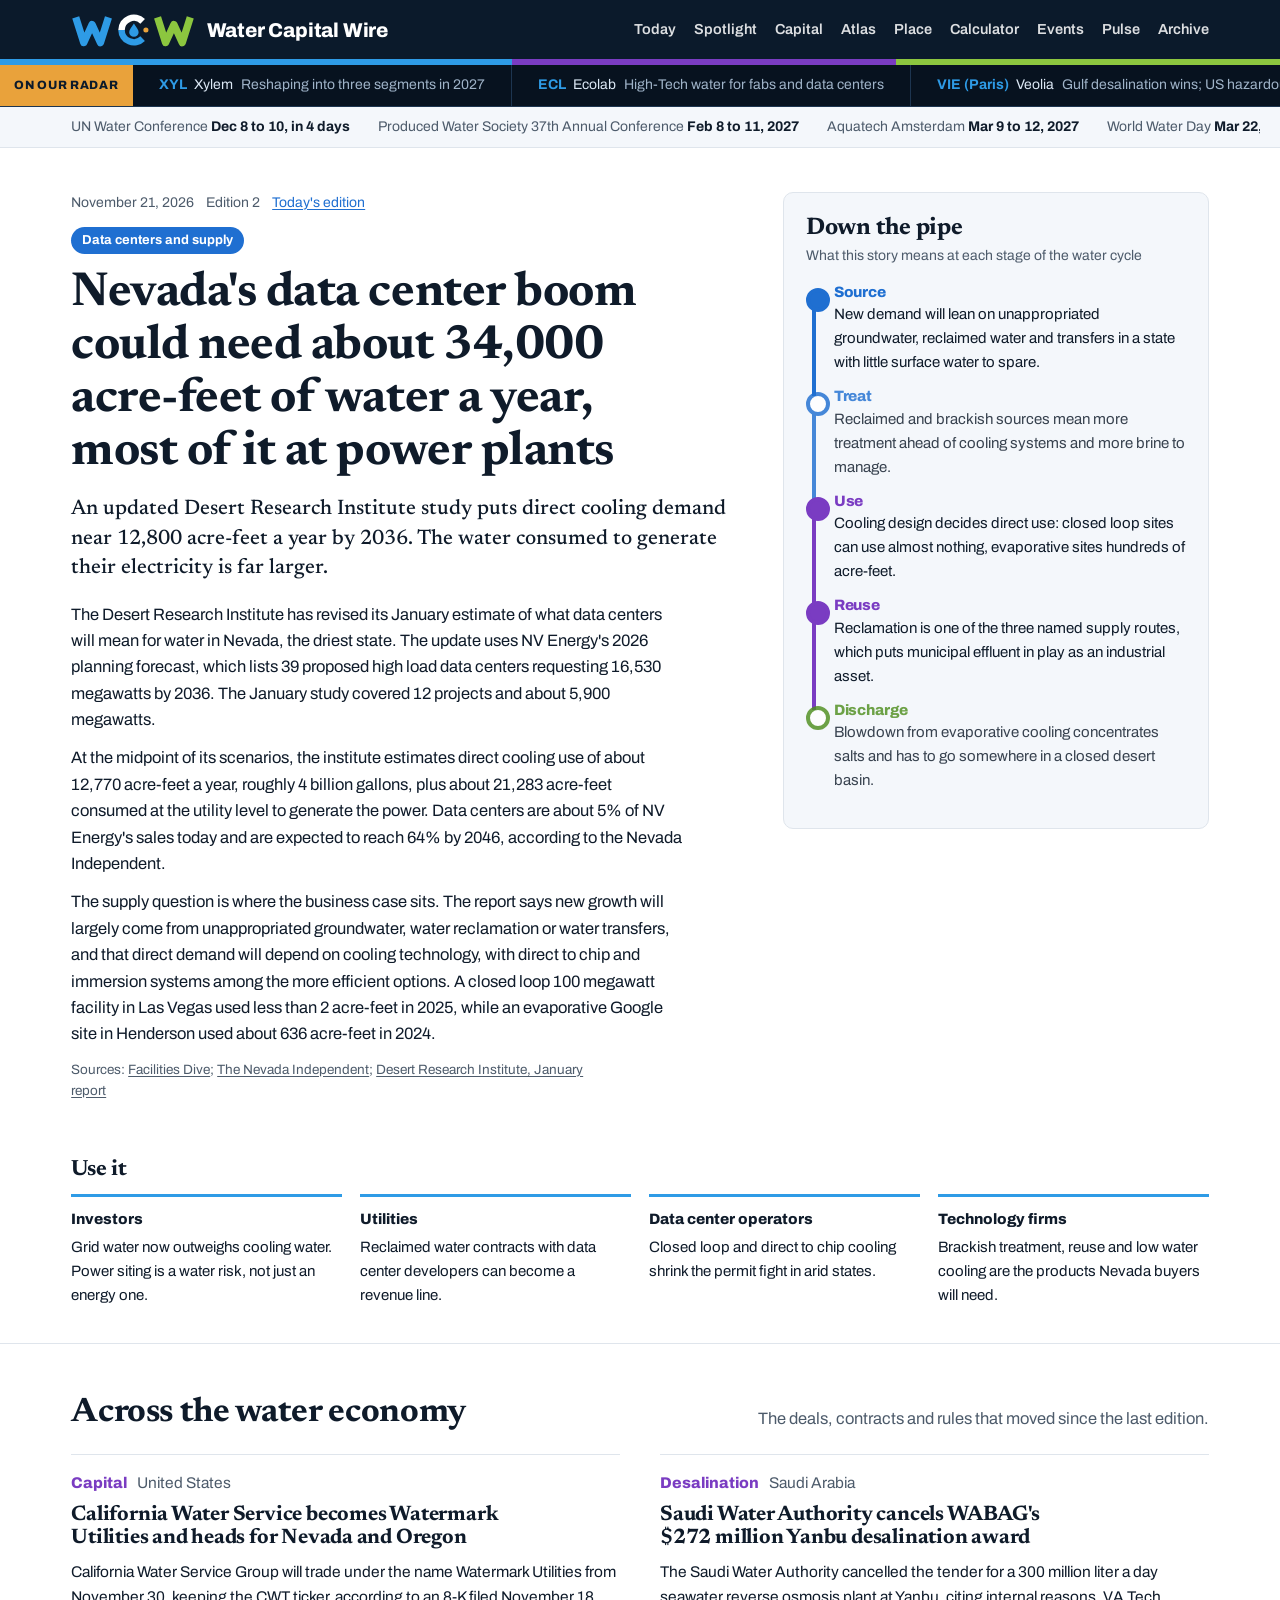
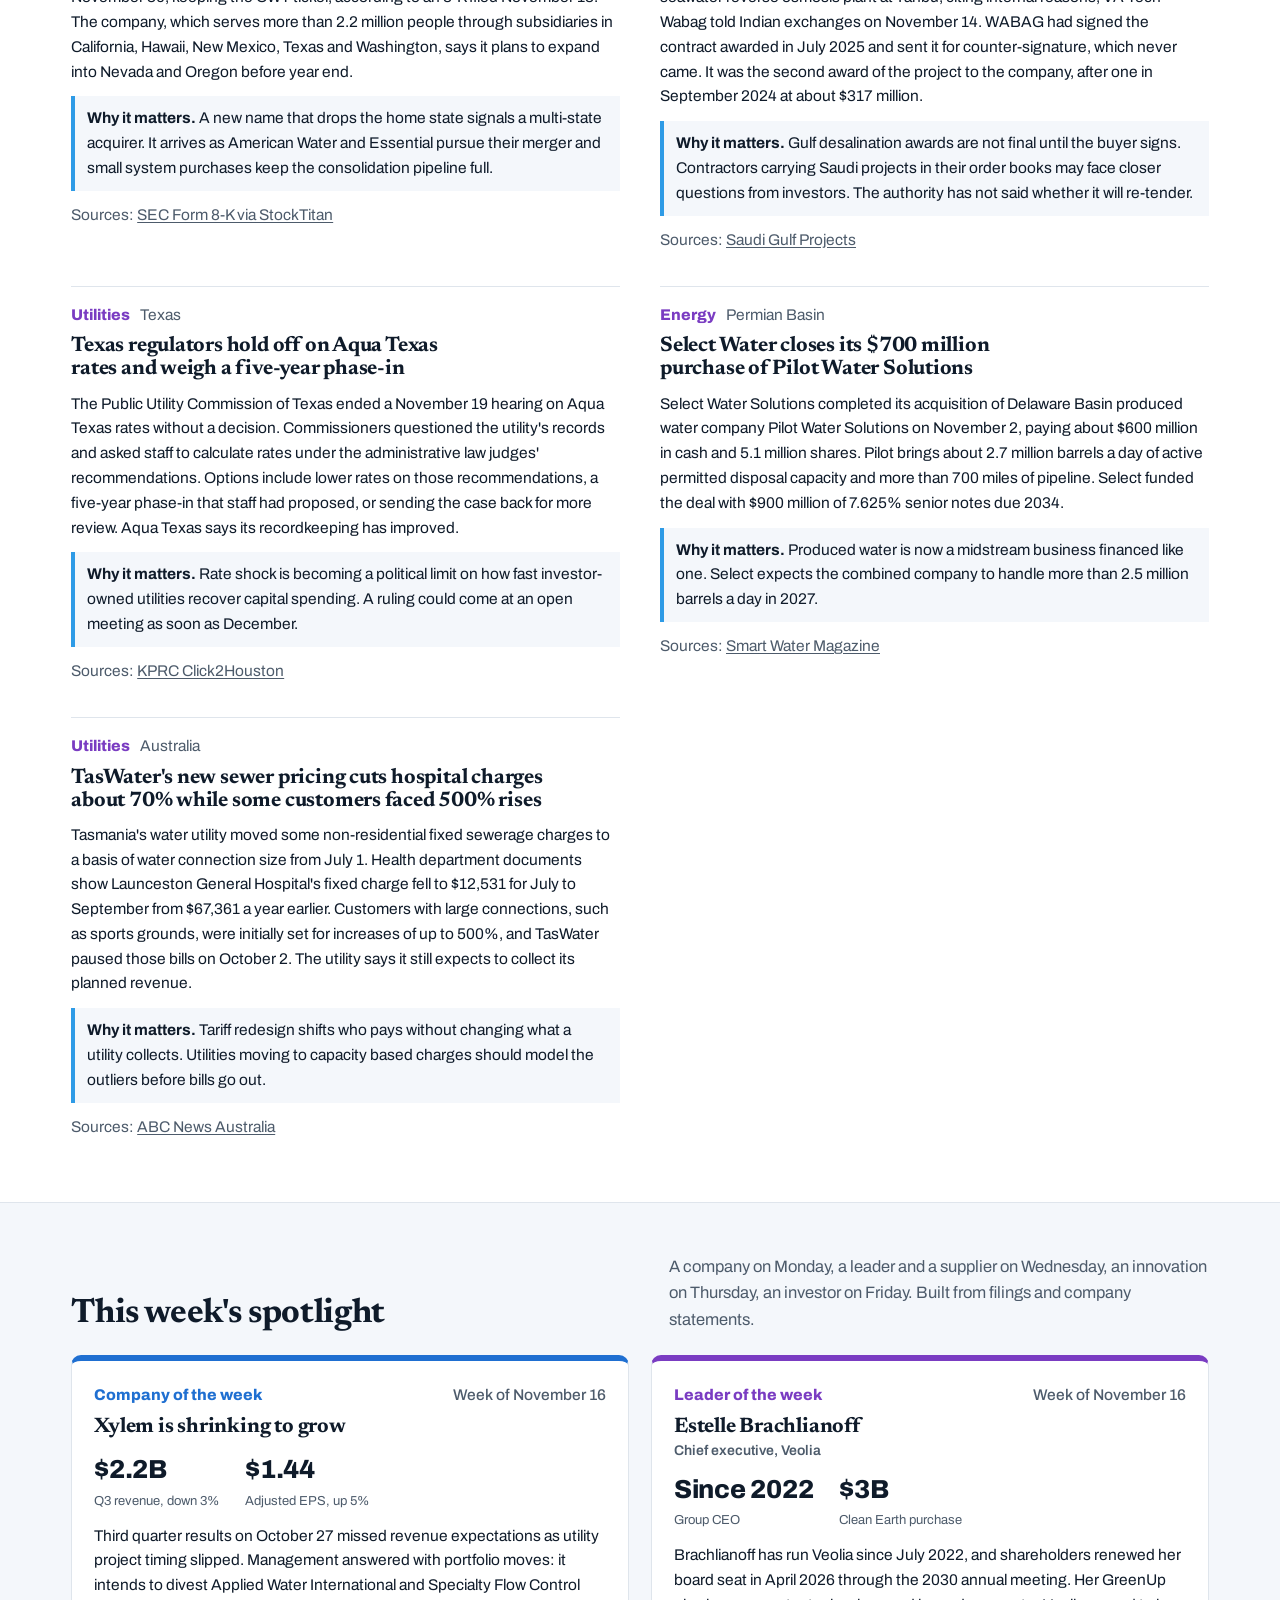
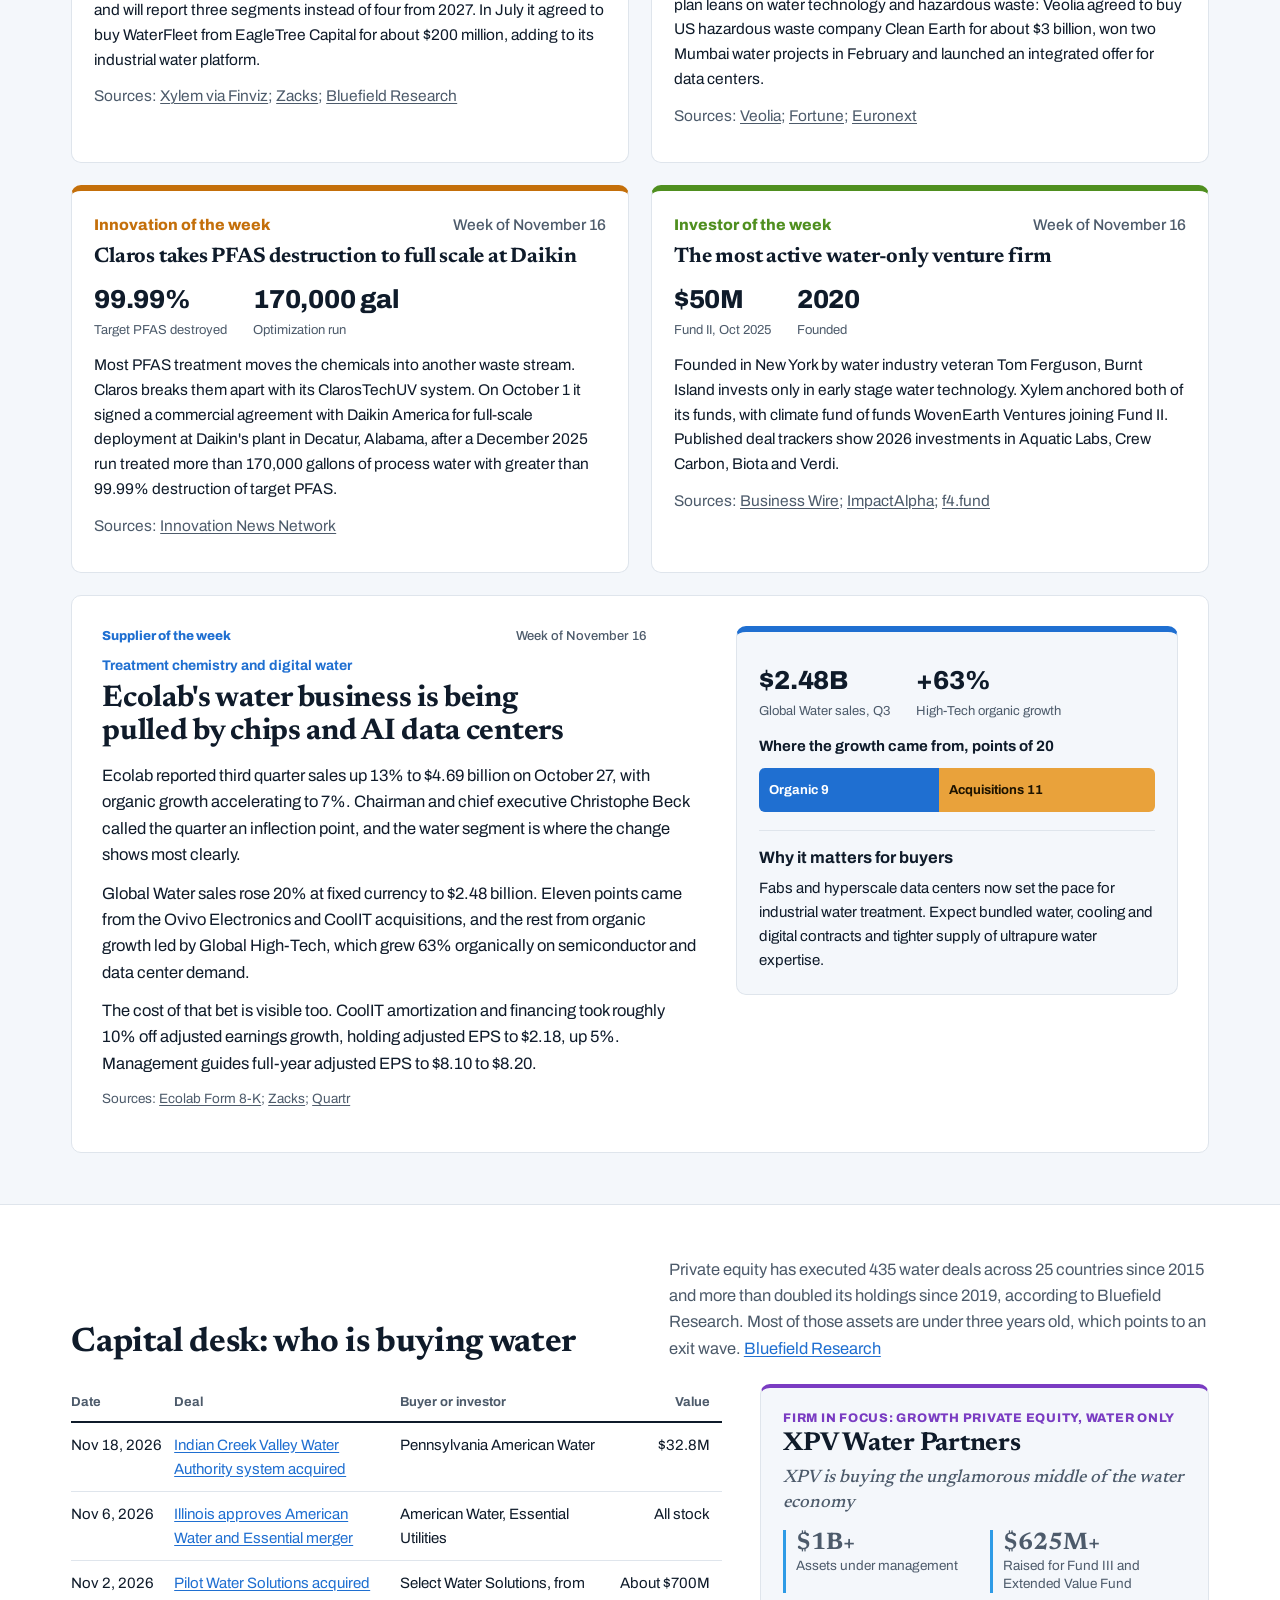
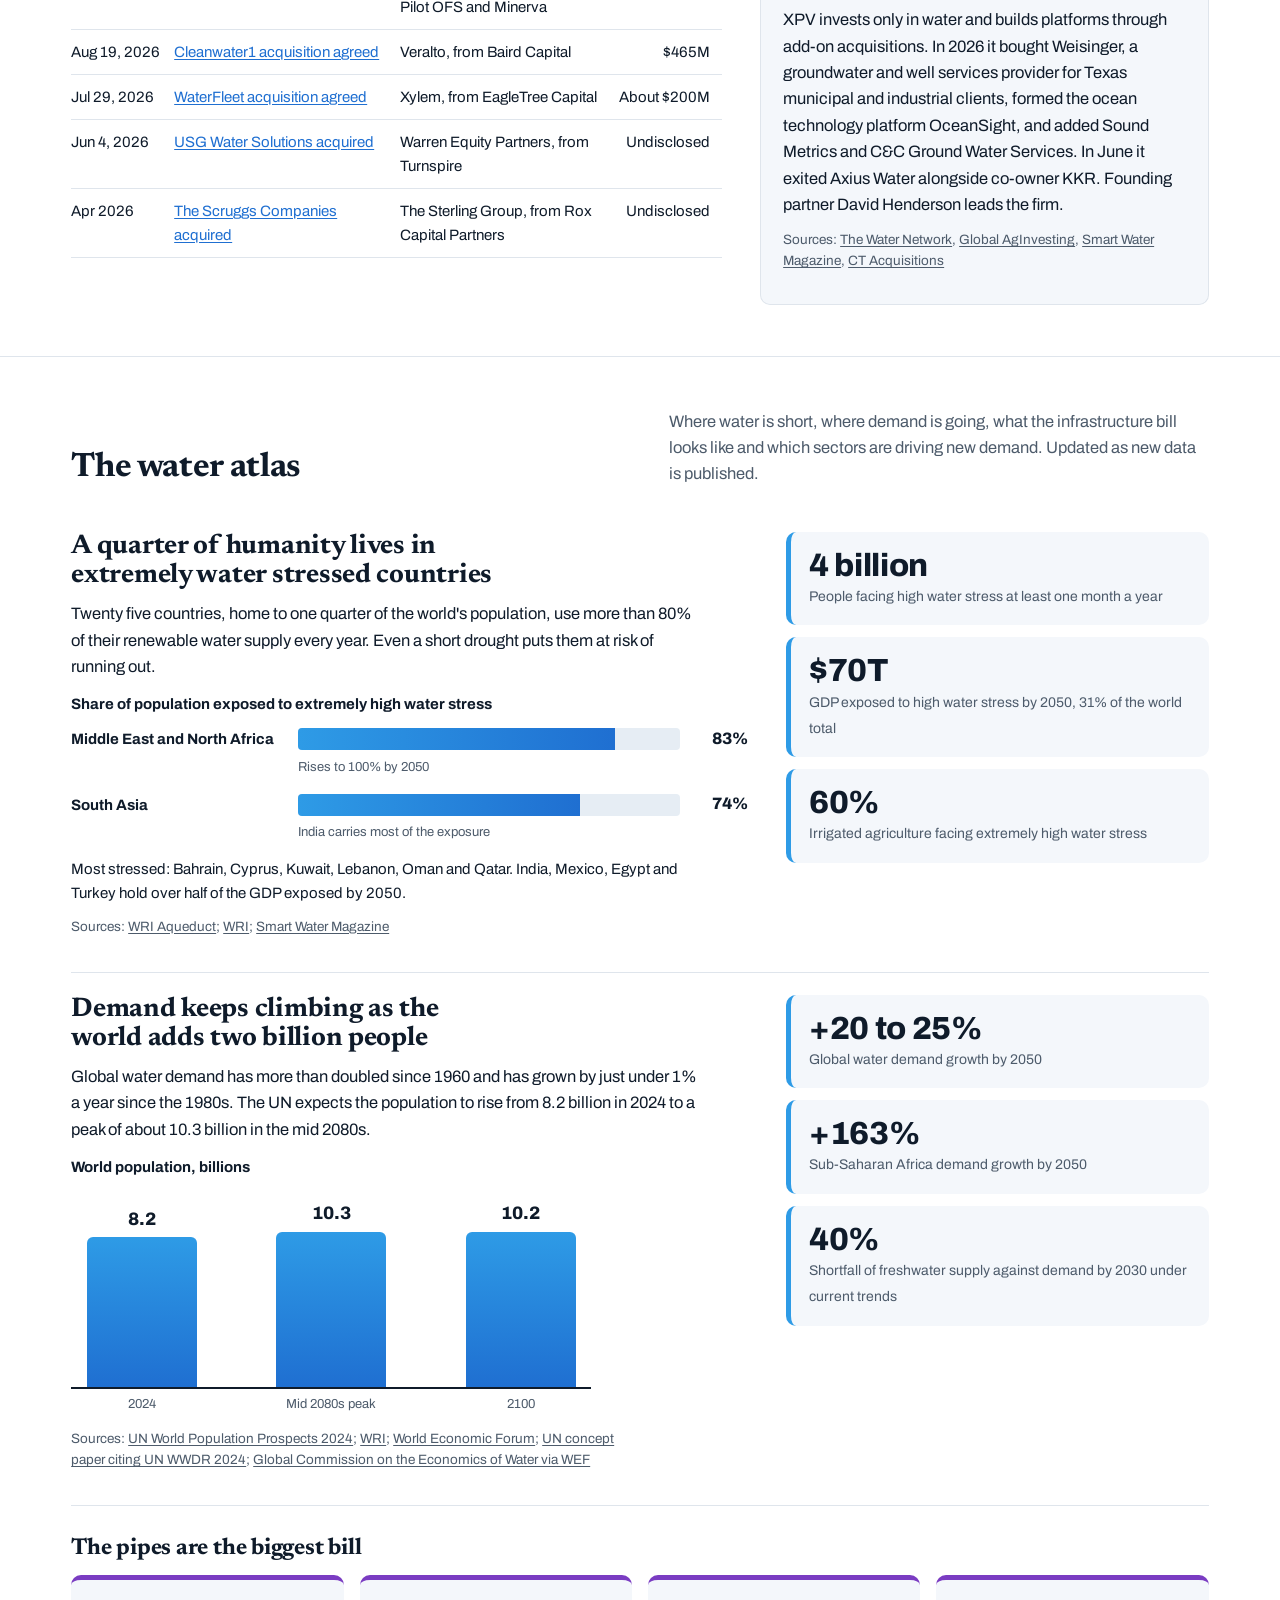
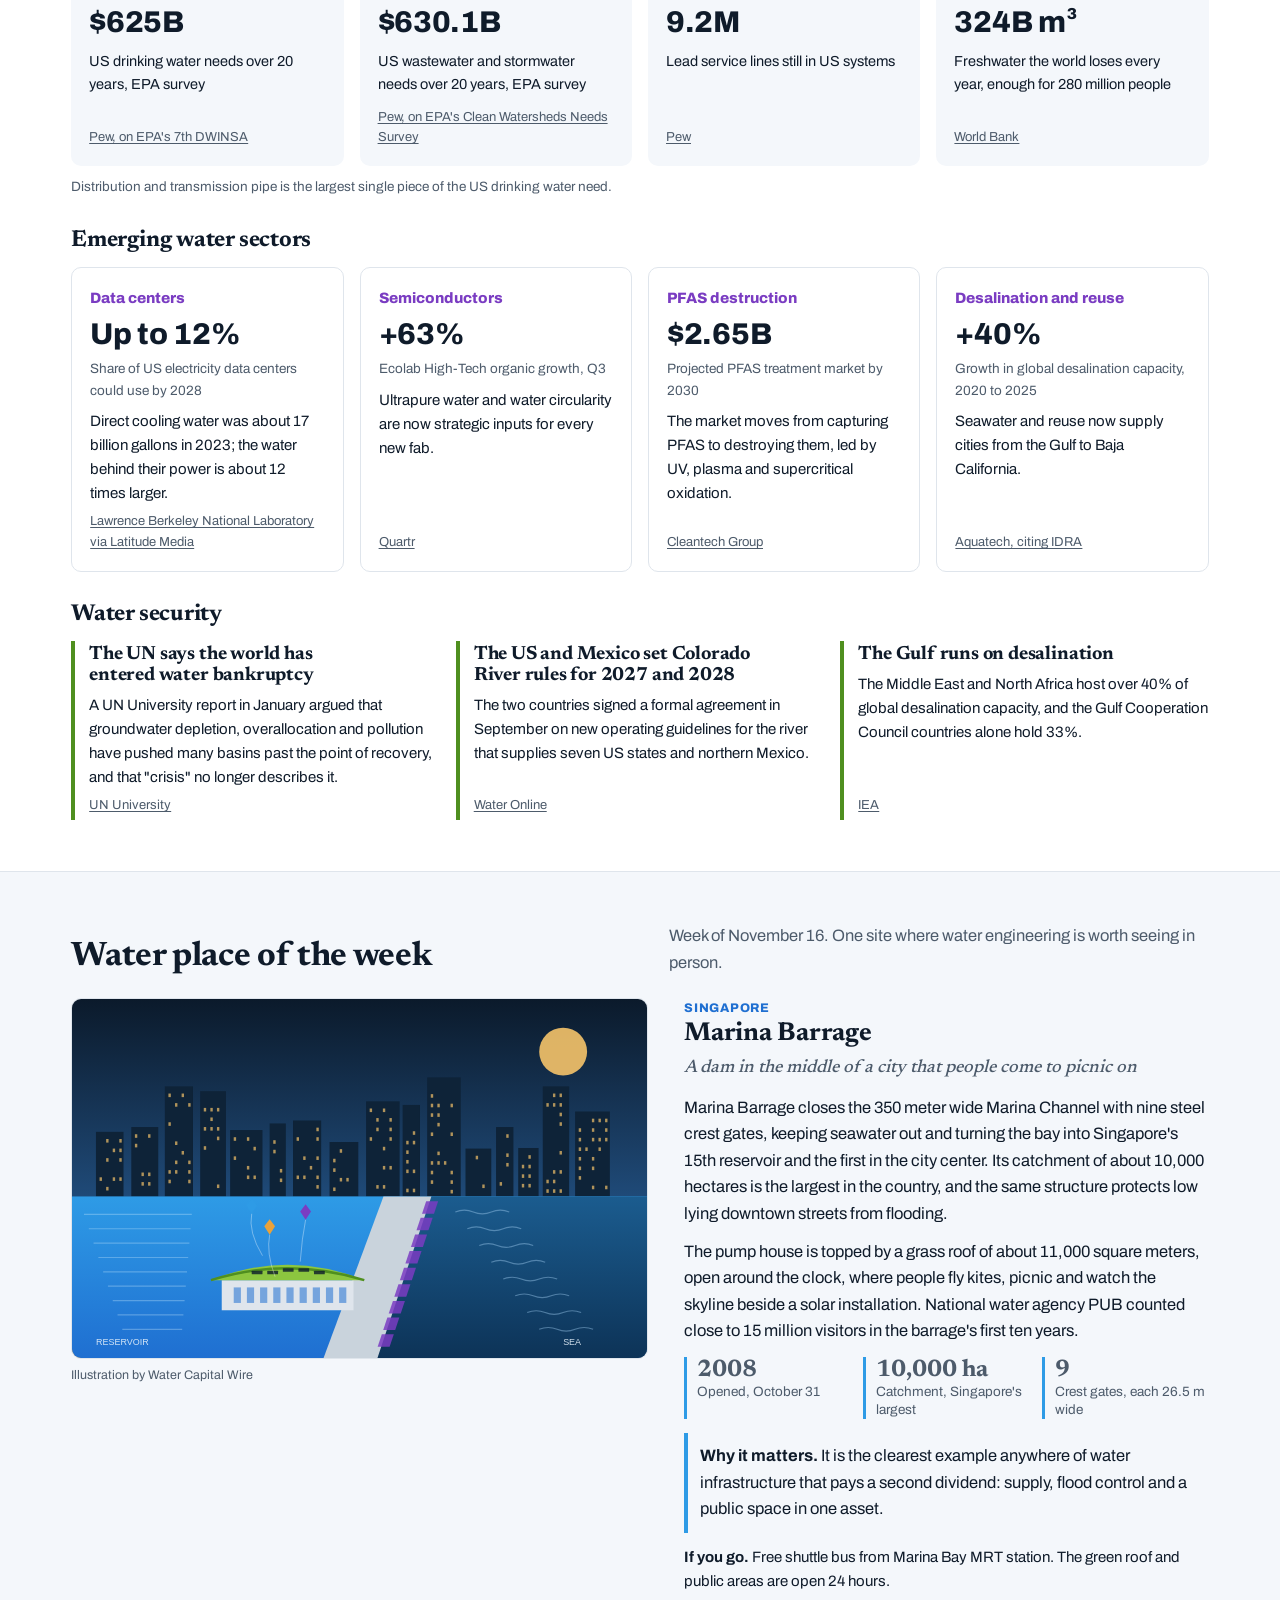
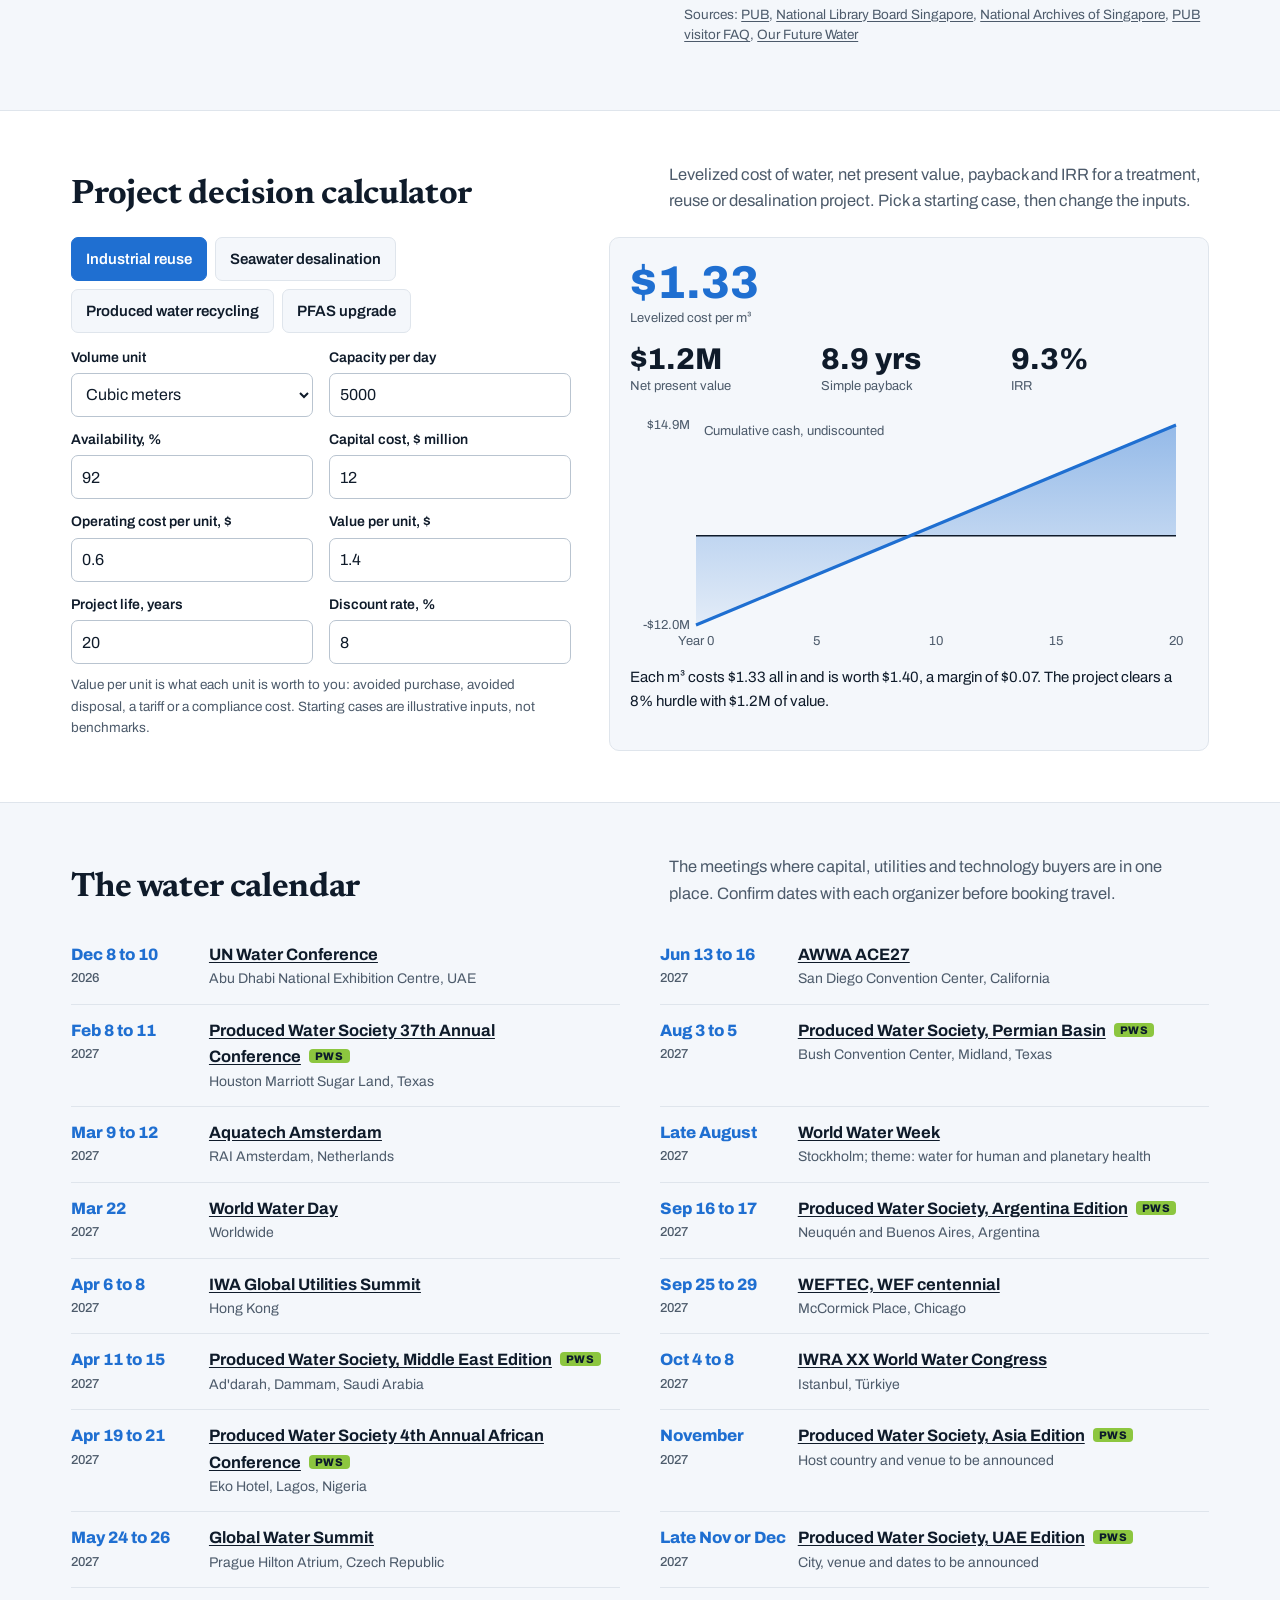
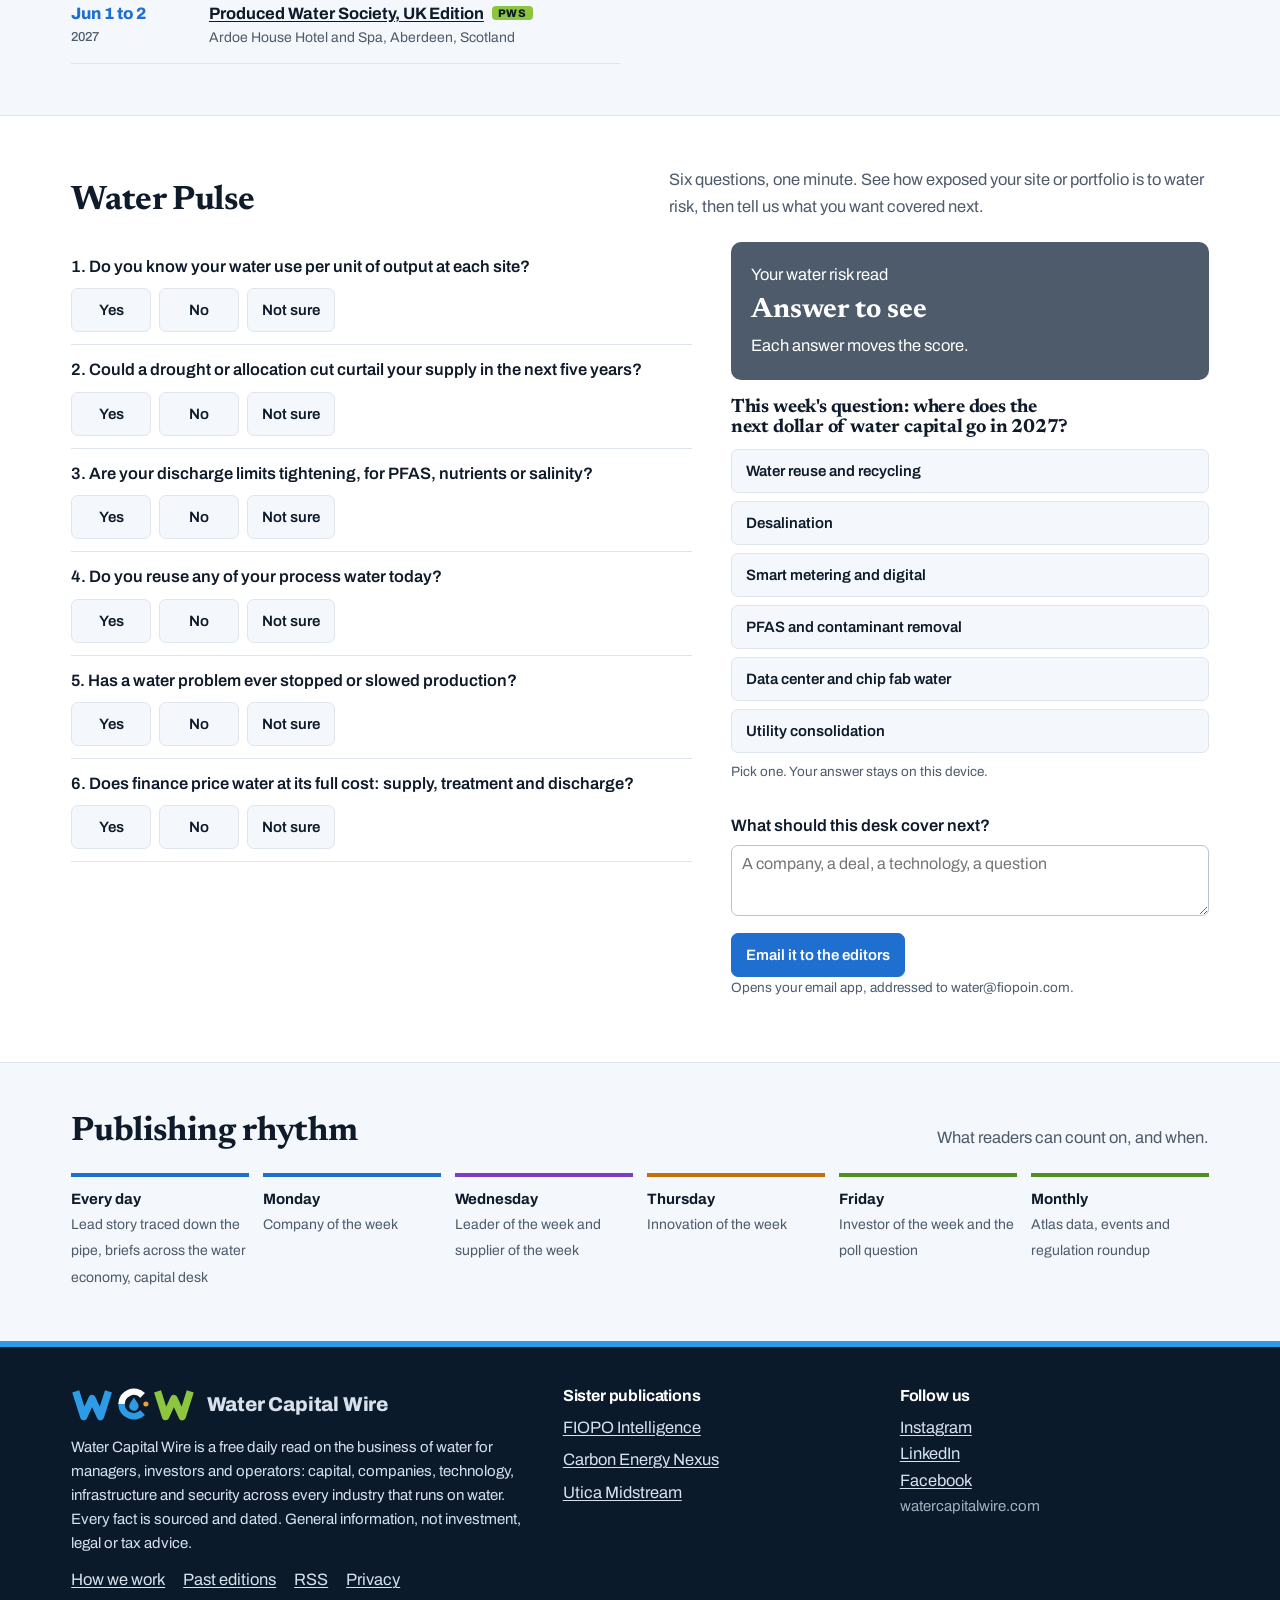
<file: archive/2026-11-21.html>
<!DOCTYPE html>
<html lang="en">
<head>
<meta charset="utf-8">
<meta name="viewport" content="width=device-width, initial-scale=1">
<meta http-equiv="Content-Security-Policy" content="default-src 'self'; script-src 'self'; style-src 'self' 'unsafe-inline'; img-src 'self' data:; font-src 'self'; connect-src 'self'; object-src 'none'; base-uri 'self'; form-action 'self' mailto:; upgrade-insecure-requests">
<meta name="referrer" content="strict-origin-when-cross-origin">
<title>Nevada&#39;s data center boom could need about 34,000 acre-feet of water a year, most of it at power plants | Water Capital Wire</title>
<meta name="description" content="An updated Desert Research Institute study says proposed Nevada data centers could use about 12,800 acre-feet of water a year for cooling by 2036, and about 21,300 more at the power plants that supply them. Supply will come from groundwater, reclamation or transfers.">
<meta name="robots" content="index, follow, max-image-preview:large">
<link rel="canonical" href="https://watercapitalwire.com/archive/2026-11-21.html">


<meta name="theme-color" content="#0b1a2b">
<meta property="og:type" content="article">
<meta property="og:site_name" content="Water Capital Wire">
<meta property="og:title" content="Nevada&#39;s data center boom could need about 34,000 acre-feet of water a year, most of it at power plants">
<meta property="og:description" content="An updated Desert Research Institute study says proposed Nevada data centers could use about 12,800 acre-feet of water a year for cooling by 2036, and about 21,300 more at the power plants that supply them. Supply will come from groundwater, reclamation or transfers.">
<meta property="og:url" content="https://watercapitalwire.com/archive/2026-11-21.html">
<meta property="og:image" content="https://watercapitalwire.com/social/2026-11-21.png">
<meta property="og:image:width" content="1080"><meta property="og:image:height" content="1350">
<meta property="article:published_time" content="2026-11-21T04:17:00-06:00">
<meta name="twitter:card" content="summary_large_image">
<meta name="twitter:title" content="Nevada&#39;s data center boom could need about 34,000 acre-feet of water a year, most of it at power plants">
<meta name="twitter:description" content="An updated Desert Research Institute study says proposed Nevada data centers could use about 12,800 acre-feet of water a year for cooling by 2036, and about 21,300 more at the power plants that supply them. Supply will come from groundwater, reclamation or transfers.">
<meta name="twitter:image" content="https://watercapitalwire.com/social/2026-11-21.png">
<link rel="icon" type="image/svg+xml" href="../brand/wcw-icon.svg">
<link rel="apple-touch-icon" href="../brand/wcw-icon-180.png">
<link rel="alternate" type="application/rss+xml" title="Water Capital Wire" href="../feed.xml">
<link rel="preload" href="../assets/fonts/newsreader-latin-700-normal.woff2" as="font" type="font/woff2" crossorigin>
<link rel="preload" href="../assets/fonts/archivo-latin-400-normal.woff2" as="font" type="font/woff2" crossorigin>
<link rel="stylesheet" href="../assets/style.css?v=f85b350a">

<script type="application/ld+json">{"@context": "https://schema.org", "@graph": [{"@type": "NewsMediaOrganization", "@id": "https://watercapitalwire.com/#org", "name": "Water Capital Wire", "url": "https://watercapitalwire.com/", "logo": {"@type": "ImageObject", "url": "https://watercapitalwire.com/brand/wcw-icon-512.png", "width": 512, "height": 512}, "description": "A free daily read on the business of water for managers, investors and operators: capital, companies, technology, infrastructure and water security, with every fact sourced and dated.", "sameAs": ["https://www.instagram.com/watercapitalwire/", "https://www.linkedin.com/company/watercapitalwire/", "https://www.facebook.com/1468106023047747"]}, {"@type": "NewsArticle", "@id": "https://watercapitalwire.com/archive/2026-11-21.html#article", "headline": "Nevada's data center boom could need about 34,000 acre-feet of water a year, most of it at power plants", "description": "An updated Desert Research Institute study says proposed Nevada data centers could use about 12,800 acre-feet of water a year for cooling by 2036, and about 21,300 more at the power plants that supply them. Supply will come from groundwater, reclamation or transfers.", "url": "https://watercapitalwire.com/archive/2026-11-21.html", "mainEntityOfPage": "https://watercapitalwire.com/archive/2026-11-21.html", "image": ["https://watercapitalwire.com/social/2026-11-21.png"], "datePublished": "2026-11-21T04:17:00-06:00", "dateModified": "2026-11-21T04:17:00-06:00", "inLanguage": "en-US", "isAccessibleForFree": true, "articleSection": ["Data centers and supply", "Capital", "Desalination", "Utilities", "Energy", "Utilities"], "author": {"@id": "https://watercapitalwire.com/#org"}, "publisher": {"@id": "https://watercapitalwire.com/#org"}}, {"@type": "Person", "name": "Estelle Brachlianoff", "jobTitle": "Chief executive, Veolia"}]}</script>
</head>
<body>
<a class="skip" href="#main">Skip to content</a>
<header class="mast">
 <div class="wrap mast-in">
  <a class="logo" href="../" aria-label="Water Capital Wire home"><img src="../brand/wcw-mark-white.svg" alt="" width="124" height="34"><span>Water Capital Wire</span></a>
  <nav class="nav" aria-label="Main">
   <a href="../#today">Today</a>
   <a href="../#spotlight">Spotlight</a>
   <a href="../#capital">Capital</a>
   <a href="../#atlas">Atlas</a>
   <a href="../#place">Place</a>
   <a href="../#calculator">Calculator</a>
   <a href="../#events">Events</a>
   <a href="../#pulse">Pulse</a>
   <a href="../archive/">Archive</a>
  </nav>
 </div>
 <div class="pipe" aria-hidden="true"></div>
</header>
<div class="ticker" aria-label="Water equities on our radar">
 <span class="tk-label">On our radar</span>
 <div class="tk-view"><div class="tk-track"><ul><li><b>XYL</b> Xylem<span>Reshaping into three segments in 2027</span></li><li><b>ECL</b> Ecolab<span>High-Tech water for fabs and data centers</span></li><li><b>VIE (Paris)</b> Veolia<span>Gulf desalination wins; US hazardous waste push</span></li><li><b>VLTO</b> Veralto<span>Cleanwater1 purchase expected to close in Q4</span></li><li><b>AWK</b> American Water Works<span>Merger with Essential expected to close in Q1 2027</span></li><li><b>WTRG</b> Essential Utilities<span>Being acquired by American Water</span></li><li><b>HTO</b> H2O America<span>Texas expansion through Quadvest</span></li><li><b>CWT</b> California Water Service<span>Becomes Watermark Utilities on Nov 30</span></li><li><b>PNR</b> Pentair<span>Pool and water treatment</span></li><li><b>WTS</b> Watts Water<span>Flow control inside buildings</span></li><li><b>BMI</b> Badger Meter<span>Utility metering and software</span></li><li><b>MWA</b> Mueller Water Products<span>Aging network replacement</span></li><li><b>ERII</b> Energy Recovery<span>Pressure exchangers for reverse osmosis</span></li><li><b>6370 (Tokyo)</b> Kurita Water<span>Ultrapure water; new India joint venture</span></li><li><b>PHO, CGW, FIW</b> Water ETFs<span>Invesco and First Trust water baskets</span></li></ul><ul aria-hidden="true"><li><b>XYL</b> Xylem<span>Reshaping into three segments in 2027</span></li><li><b>ECL</b> Ecolab<span>High-Tech water for fabs and data centers</span></li><li><b>VIE (Paris)</b> Veolia<span>Gulf desalination wins; US hazardous waste push</span></li><li><b>VLTO</b> Veralto<span>Cleanwater1 purchase expected to close in Q4</span></li><li><b>AWK</b> American Water Works<span>Merger with Essential expected to close in Q1 2027</span></li><li><b>WTRG</b> Essential Utilities<span>Being acquired by American Water</span></li><li><b>HTO</b> H2O America<span>Texas expansion through Quadvest</span></li><li><b>CWT</b> California Water Service<span>Becomes Watermark Utilities on Nov 30</span></li><li><b>PNR</b> Pentair<span>Pool and water treatment</span></li><li><b>WTS</b> Watts Water<span>Flow control inside buildings</span></li><li><b>BMI</b> Badger Meter<span>Utility metering and software</span></li><li><b>MWA</b> Mueller Water Products<span>Aging network replacement</span></li><li><b>ERII</b> Energy Recovery<span>Pressure exchangers for reverse osmosis</span></li><li><b>6370 (Tokyo)</b> Kurita Water<span>Ultrapure water; new India joint venture</span></li><li><b>PHO, CGW, FIW</b> Water ETFs<span>Invesco and First Trust water baskets</span></li></ul></div></div>
</div>
<div class="next" aria-label="Coming up">
 <div class="wrap next-in"><div><span>UN Water Conference</span> <strong data-start="2026-12-08">Dec 8 to 10</strong></div><div><span>Produced Water Society 37th Annual Conference</span> <strong>Feb 8 to 11, 2027</strong></div><div><span>Aquatech Amsterdam</span> <strong>Mar 9 to 12, 2027</strong></div><div><span>World Water Day</span> <strong>Mar 22, 2027</strong></div><div><span>IWA Global Utilities Summit</span> <strong>Apr 6 to 8, 2027</strong></div></div>
</div>

<main id="main">
<section id="today" class="wrap lead">
 <article class="story">
  <p class="meta">November 21, 2026<span>Edition 2</span><a href="../">Today's edition</a></p>
  <p class="tag">Data centers and supply</p>
  <h1>Nevada&#39;s data center boom could need about 34,000 acre-feet of water a year, most of it at power plants</h1>
  <p class="dek">An updated Desert Research Institute study puts direct cooling demand near 12,800 acre-feet a year by 2036. The water consumed to generate their electricity is far larger.</p>
  <p>The Desert Research Institute has revised its January estimate of what data centers will mean for water in Nevada, the driest state. The update uses NV Energy&#39;s 2026 planning forecast, which lists 39 proposed high load data centers requesting 16,530 megawatts by 2036. The January study covered 12 projects and about 5,900 megawatts.</p><p>At the midpoint of its scenarios, the institute estimates direct cooling use of about 12,770 acre-feet a year, roughly 4 billion gallons, plus about 21,283 acre-feet consumed at the utility level to generate the power. Data centers are about 5% of NV Energy&#39;s sales today and are expected to reach 64% by 2046, according to the Nevada Independent.</p><p>The supply question is where the business case sits. The report says new growth will largely come from unappropriated groundwater, water reclamation or water transfers, and that direct demand will depend on cooling technology, with direct to chip and immersion systems among the more efficient options. A closed loop 100 megawatt facility in Las Vegas used less than 2 acre-feet in 2025, while an evaporative Google site in Henderson used about 636 acre-feet in 2024.</p>
  <p class="src">Sources: <a href="https://www.facilitiesdive.com/news/new-data-centers-could-draw-4b-gallons-of-water-a-year-out-of-nevada-drie/875249/" rel="noopener">Facilities Dive</a>; <a href="https://thenevadaindependent.com/article/two-nv-scientists-tried-figuring-out-how-much-water-data-centers-use-it-got-complicated/" rel="noopener">The Nevada Independent</a>; <a href="https://www.dri.edu/?p=1391091" rel="noopener">Desert Research Institute, January report</a></p>
 </article>
 <aside class="cycle" aria-label="Down the pipe">
  <h2>Down the pipe</h2>
  <p class="cyc-sub">What this story means at each stage of the water cycle</p>
  
  <div class="stop c-blue on"><h3>Source</h3><p>New demand will lean on unappropriated groundwater, reclaimed water and transfers in a state with little surface water to spare.</p></div>
  
  <div class="stop c-blue"><h3>Treat</h3><p>Reclaimed and brackish sources mean more treatment ahead of cooling systems and more brine to manage.</p></div>
  
  <div class="stop c-purple on"><h3>Use</h3><p>Cooling design decides direct use: closed loop sites can use almost nothing, evaporative sites hundreds of acre-feet.</p></div>
  
  <div class="stop c-purple on"><h3>Reuse</h3><p>Reclamation is one of the three named supply routes, which puts municipal effluent in play as an industrial asset.</p></div>
  
  <div class="stop c-green"><h3>Discharge</h3><p>Blowdown from evaporative cooling concentrates salts and has to go somewhere in a closed desert basin.</p></div>
  
 </aside>
</section>
<section class="wrap useit" aria-label="Use it">
 <h2>Use it</h2>
 <dl><div><dt>Investors</dt><dd>Grid water now outweighs cooling water. Power siting is a water risk, not just an energy one.</dd></div><div><dt>Utilities</dt><dd>Reclaimed water contracts with data center developers can become a revenue line.</dd></div><div><dt>Data center operators</dt><dd>Closed loop and direct to chip cooling shrink the permit fight in arid states.</dd></div><div><dt>Technology firms</dt><dd>Brackish treatment, reuse and low water cooling are the products Nevada buyers will need.</dd></div></dl>
</section>

<section class="band" id="briefs">
 <div class="wrap">
  <div class="head"><h2>Across the water economy</h2><p>The deals, contracts and rules that moved since the last edition.</p></div>
  <div class="briefs">
  
  <article class="brief" id="money">
   <p class="bt"><span class="sec">Capital</span><span>United States</span></p>
   <h3>California Water Service becomes Watermark Utilities and heads for Nevada and Oregon</h3>
   <p>California Water Service Group will trade under the name Watermark Utilities from November 30, keeping the CWT ticker, according to an 8-K filed November 18. The company, which serves more than 2.2 million people through subsidiaries in California, Hawaii, New Mexico, Texas and Washington, says it plans to expand into Nevada and Oregon before year end.</p>
   <p class="why"><b>Why it matters.</b> A new name that drops the home state signals a multi-state acquirer. It arrives as American Water and Essential pursue their merger and small system purchases keep the consolidation pipeline full.</p>
   <p class="src">Sources: <a href="https://www.stocktitan.net/sec-filings/CWT/8-k-california-water-service-group-reports-material-event-6f15269b3afb.html" rel="noopener">SEC Form 8-K via StockTitan</a></p>
  </article>
  
  <article class="brief" id="world">
   <p class="bt"><span class="sec">Desalination</span><span>Saudi Arabia</span></p>
   <h3>Saudi Water Authority cancels WABAG&#39;s $272 million Yanbu desalination award</h3>
   <p>The Saudi Water Authority cancelled the tender for a 300 million liter a day seawater reverse osmosis plant at Yanbu, citing internal reasons, VA Tech Wabag told Indian exchanges on November 14. WABAG had signed the contract awarded in July 2025 and sent it for counter-signature, which never came. It was the second award of the project to the company, after one in September 2024 at about $317 million.</p>
   <p class="why"><b>Why it matters.</b> Gulf desalination awards are not final until the buyer signs. Contractors carrying Saudi projects in their order books may face closer questions from investors. The authority has not said whether it will re-tender.</p>
   <p class="src">Sources: <a href="https://www.saudigulfprojects.com/2026/11/yanbu-desalination-plant-swa-cancels-272-million-wabag-tender/" rel="noopener">Saudi Gulf Projects</a></p>
  </article>
  
  <article class="brief" id="rates">
   <p class="bt"><span class="sec">Utilities</span><span>Texas</span></p>
   <h3>Texas regulators hold off on Aqua Texas rates and weigh a five-year phase-in</h3>
   <p>The Public Utility Commission of Texas ended a November 19 hearing on Aqua Texas rates without a decision. Commissioners questioned the utility&#39;s records and asked staff to calculate rates under the administrative law judges&#39; recommendations. Options include lower rates on those recommendations, a five-year phase-in that staff had proposed, or sending the case back for more review. Aqua Texas says its recordkeeping has improved.</p>
   <p class="why"><b>Why it matters.</b> Rate shock is becoming a political limit on how fast investor-owned utilities recover capital spending. A ruling could come at an open meeting as soon as December.</p>
   <p class="src">Sources: <a href="https://www.click2houston.com/news/local/2026/11/20/aqua-texas-customers-wait-for-answers-as-puc-considers-options-for-lowering-water-bills/" rel="noopener">KPRC Click2Houston</a></p>
  </article>
  
  <article class="brief" id="energy">
   <p class="bt"><span class="sec">Energy</span><span>Permian Basin</span></p>
   <h3>Select Water closes its $700 million purchase of Pilot Water Solutions</h3>
   <p>Select Water Solutions completed its acquisition of Delaware Basin produced water company Pilot Water Solutions on November 2, paying about $600 million in cash and 5.1 million shares. Pilot brings about 2.7 million barrels a day of active permitted disposal capacity and more than 700 miles of pipeline. Select funded the deal with $900 million of 7.625% senior notes due 2034.</p>
   <p class="why"><b>Why it matters.</b> Produced water is now a midstream business financed like one. Select expects the combined company to handle more than 2.5 million barrels a day in 2027.</p>
   <p class="src">Sources: <a href="https://smartwatermagazine.com/news/smart-water-magazine/select-water-closes-us700m-purchase-of-delaware-basin-produced-water-firm-pilot" rel="noopener">Smart Water Magazine</a></p>
  </article>
  
  <article class="brief" id="pricing">
   <p class="bt"><span class="sec">Utilities</span><span>Australia</span></p>
   <h3>TasWater&#39;s new sewer pricing cuts hospital charges about 70% while some customers faced 500% rises</h3>
   <p>Tasmania&#39;s water utility moved some non-residential fixed sewerage charges to a basis of water connection size from July 1. Health department documents show Launceston General Hospital&#39;s fixed charge fell to $12,531 for July to September from $67,361 a year earlier. Customers with large connections, such as sports grounds, were initially set for increases of up to 500%, and TasWater paused those bills on October 2. The utility says it still expects to collect its planned revenue.</p>
   <p class="why"><b>Why it matters.</b> Tariff redesign shifts who pays without changing what a utility collects. Utilities moving to capacity based charges should model the outliers before bills go out.</p>
   <p class="src">Sources: <a href="https://www.abc.net.au/news/2026-11-20/taswater-slashes-hospital-sewerage-bills-other-customers-hikes/107384246" rel="noopener">ABC News Australia</a></p>
  </article>
  
  </div>
 </div>
</section>


<section id="spotlight" class="band tint">
 <div class="wrap">
  <div class="head"><h2>This week's spotlight</h2><p>A company on Monday, a leader and a supplier on Wednesday, an innovation on Thursday, an investor on Friday. Built from filings and company statements.</p></div>
  <div class="grid2">
  
  
  <article class="card c-blue" id="company">
   <p class="k">Company of the week<span>Week of November 16</span></p>
   <h3>Xylem is shrinking to grow</h3>
   <div class="figs"><div><strong>$2.2B</strong>Q3 revenue, down 3%</div><div><strong>$1.44</strong>Adjusted EPS, up 5%</div></div>
   <p>Third quarter results on October 27 missed revenue expectations as utility project timing slipped. Management answered with portfolio moves: it intends to divest Applied Water International and Specialty Flow Control and will report three segments instead of four from 2027. In July it agreed to buy WaterFleet from EagleTree Capital for about $200 million, adding to its industrial water platform.</p>
   <p class="src">Sources: <a href="https://finviz.com/news/408570/xylem-reports-third-quarter-2026-results-and-announces-strategic-actions-to-accelerate-growth" rel="noopener">Xylem via Finviz</a>; <a href="https://www.zacks.com/stock/news/3016371/xylem-q3-earnings-miss-estimates-on-soft-metering-and-projects" rel="noopener">Zacks</a>; <a href="https://www.bluefieldresearch.com/?p=42277" rel="noopener">Bluefield Research</a></p>
  </article>
  
  
  <article class="card c-purple" id="leader">
   <p class="k">Leader of the week<span>Week of November 16</span></p>
   <h3>Estelle Brachlianoff<small>Chief executive, Veolia</small></h3>
   <div class="figs"><div><strong>Since 2022</strong>Group CEO</div><div><strong>$3B</strong>Clean Earth purchase</div></div>
   <p>Brachlianoff has run Veolia since July 2022, and shareholders renewed her board seat in April 2026 through the 2030 annual meeting. Her GreenUp plan leans on water technology and hazardous waste: Veolia agreed to buy US hazardous waste company Clean Earth for about $3 billion, won two Mumbai water projects in February and launched an integrated offer for data centers.</p>
   <p class="src">Sources: <a href="https://www.veolia.com/en/veolia-group/profile/board-of-directors" rel="noopener">Veolia</a>; <a href="https://fortune.com/ranking/most-powerful-women/2026/estelle-brachlianoff/" rel="noopener">Fortune</a>; <a href="https://live.euronext.com/en/products/equities/company-news/2026-02-26-veolia-strengthens-its-presence-india-two-unprecedent" rel="noopener">Euronext</a></p>
  </article>
  
  
  <article class="card c-orange" id="innovation">
   <p class="k">Innovation of the week<span>Week of November 16</span></p>
   <h3>Claros takes PFAS destruction to full scale at Daikin</h3>
   <div class="figs"><div><strong>99.99%</strong>Target PFAS destroyed</div><div><strong>170,000 gal</strong>Optimization run</div></div>
   <p>Most PFAS treatment moves the chemicals into another waste stream. Claros breaks them apart with its ClarosTechUV system. On October 1 it signed a commercial agreement with Daikin America for full-scale deployment at Daikin&#39;s plant in Decatur, Alabama, after a December 2025 run treated more than 170,000 gallons of process water with greater than 99.99% destruction of target PFAS.</p>
   <p class="src">Sources: <a href="https://www.innovationnewsnetwork.com/claros-technologies-turns-pfas-destruction-into-commercial-reality/74670/" rel="noopener">Innovation News Network</a></p>
  </article>
  
  
  <article class="card c-green" id="investor">
   <p class="k">Investor of the week<span>Week of November 16</span></p>
   <h3>The most active water-only venture firm</h3>
   <div class="figs"><div><strong>$50M</strong>Fund II, Oct 2025</div><div><strong>2020</strong>Founded</div></div>
   <p>Founded in New York by water industry veteran Tom Ferguson, Burnt Island invests only in early stage water technology. Xylem anchored both of its funds, with climate fund of funds WovenEarth Ventures joining Fund II. Published deal trackers show 2026 investments in Aquatic Labs, Crew Carbon, Biota and Verdi.</p>
   <p class="src">Sources: <a href="https://www.businesswire.com/news/home/20251022551885/en" rel="noopener">Business Wire</a>; <a href="https://impactalpha.com/?p=121489" rel="noopener">ImpactAlpha</a>; <a href="https://f4.fund/firms/burnt-island-ventures" rel="noopener">f4.fund</a></p>
  </article>
  
  </div>
  
  <div class="sup" id="supplier">
   <article>
    <p class="k c-blue">Supplier of the week<span>Week of November 16</span></p>
    <p class="supk">Treatment chemistry and digital water</p>
    <h3>Ecolab&#39;s water business is being pulled by chips and AI data centers</h3>
    <p>Ecolab reported third quarter sales up 13% to $4.69 billion on October 27, with organic growth accelerating to 7%. Chairman and chief executive Christophe Beck called the quarter an inflection point, and the water segment is where the change shows most clearly.</p><p>Global Water sales rose 20% at fixed currency to $2.48 billion. Eleven points came from the Ovivo Electronics and CoolIT acquisitions, and the rest from organic growth led by Global High-Tech, which grew 63% organically on semiconductor and data center demand.</p><p>The cost of that bet is visible too. CoolIT amortization and financing took roughly 10% off adjusted earnings growth, holding adjusted EPS to $2.18, up 5%. Management guides full-year adjusted EPS to $8.10 to $8.20.</p>
    <p class="src">Sources: <a href="https://www.sec.gov/Archives/edgar/data/0000031462/000162828026067418/ecl_ex99x1.htm" rel="noopener">Ecolab Form 8-K</a>; <a href="https://www.zacks.com/stock/news/3016401/ecolab-q3-earnings-in-line-with-estimates-revenues-increase-yy" rel="noopener">Zacks</a>; <a href="https://quartr.com/events/ecolab-ecl-q3-2026_3eHQ1294" rel="noopener">Quartr</a></p>
   </article>
   <div class="supfig">
    <div class="figs"><div><strong>$2.48B</strong>Global Water sales, Q3</div><div><strong>+63%</strong>High-Tech organic growth</div></div>
    
    <p class="sl">Where the growth came from, points of 20</p>
    <div class="stackbar"><span class="s1" style="flex:9">Organic 9</span><span class="s2" style="flex:11">Acquisitions 11</span></div>
    
    <div class="why2"><b>Why it matters for buyers</b><p>Fabs and hyperscale data centers now set the pace for industrial water treatment. Expect bundled water, cooling and digital contracts and tighter supply of ultrapure water expertise.</p></div>
   </div>
  </div>
 </div>
</section>

<section id="capital" class="band">
 <div class="wrap">
  <div class="head"><h2>Capital desk: who is buying water</h2><p>Private equity has executed 435 water deals across 25 countries since 2015 and more than doubled its holdings since 2019, according to Bluefield Research. Most of those assets are under three years old, which points to an exit wave. <a href="https://www.bluefieldresearch.com/?p=39315" rel="noopener">Bluefield Research</a></p></div>
  <div class="two">
   <div class="scroll"><table class="stack">
    <thead><tr><th scope="col">Date</th><th scope="col">Deal</th><th scope="col">Buyer or investor</th><th scope="col" class="r">Value</th></tr></thead>
    <tbody><tr><td class="nowrap" data-l="Date">Nov 18, 2026</td><td data-l="Deal"><a href="https://finviz.com/news/424949/pennsylvania-american-water-completes-acquisition-of-the-indian-creek-valley-water-authority-water-system" rel="noopener">Indian Creek Valley Water Authority system acquired</a></td><td data-l="Buyer">Pennsylvania American Water</td><td class="r nowrap" data-l="Value">$32.8M</td></tr><tr><td class="nowrap" data-l="Date">Nov 6, 2026</td><td data-l="Deal"><a href="https://smartwatermagazine.com/news/smart-water-magazine/illinois-regulator-approves-american-water-essential-utilities-merger-fourth-state-clearance" rel="noopener">Illinois approves American Water and Essential merger</a></td><td data-l="Buyer">American Water, Essential Utilities</td><td class="r nowrap" data-l="Value">All stock</td></tr><tr><td class="nowrap" data-l="Date">Nov 2, 2026</td><td data-l="Deal"><a href="https://smartwatermagazine.com/news/smart-water-magazine/select-water-closes-us700m-purchase-of-delaware-basin-produced-water-firm-pilot" rel="noopener">Pilot Water Solutions acquired</a></td><td data-l="Buyer">Select Water Solutions, from Pilot OFS and Minerva</td><td class="r nowrap" data-l="Value">About $700M</td></tr><tr><td class="nowrap" data-l="Date">Aug 19, 2026</td><td data-l="Deal"><a href="https://www.thedeal.com/scoops-exclusives/veralto-wins-auction-for-baird-capitals-cleanwater1/" rel="noopener">Cleanwater1 acquisition agreed</a></td><td data-l="Buyer">Veralto, from Baird Capital</td><td class="r nowrap" data-l="Value">$465M</td></tr><tr><td class="nowrap" data-l="Date">Jul 29, 2026</td><td data-l="Deal"><a href="https://www.bluefieldresearch.com/?p=42277" rel="noopener">WaterFleet acquisition agreed</a></td><td data-l="Buyer">Xylem, from EagleTree Capital</td><td class="r nowrap" data-l="Value">About $200M</td></tr><tr><td class="nowrap" data-l="Date">Jun 4, 2026</td><td data-l="Deal"><a href="https://www.pulse.bot/b2b-growth/deals/warren-equity-acquires-usg-water-solutions-from-turnspire-83a1384f-f41a-4ff2-a736-c6253edf5458/" rel="noopener">USG Water Solutions acquired</a></td><td data-l="Buyer">Warren Equity Partners, from Turnspire</td><td class="r nowrap" data-l="Value">Undisclosed</td></tr><tr><td class="nowrap" data-l="Date">Apr 2026</td><td data-l="Deal"><a href="https://briefglance.com/articles/private-equity-flows-into-water-sterling-acquires-scruggs-platform" rel="noopener">The Scruggs Companies acquired</a></td><td data-l="Buyer">The Sterling Group, from Rox Capital Partners</td><td class="r nowrap" data-l="Value">Undisclosed</td></tr></tbody>
   </table></div>
   <aside class="firmspot">
    <p class="kick">Firm in focus: Growth private equity, water only</p>
    <h3>XPV Water Partners</h3>
    <p class="sub">XPV is buying the unglamorous middle of the water economy</p>
    <div class="figs"><div><b>$1B+</b><span>Assets under management</span></div><div><b>$625M+</b><span>Raised for Fund III and Extended Value Fund</span></div></div>
    <p>XPV invests only in water and builds platforms through add-on acquisitions. In 2026 it bought Weisinger, a groundwater and well services provider for Texas municipal and industrial clients, formed the ocean technology platform OceanSight, and added Sound Metrics and C&amp;C Ground Water Services. In June it exited Axius Water alongside co-owner KKR. Founding partner David Henderson leads the firm.</p>
    <p class="src">Sources: <a href="https://thewaternetwork.com/article-FfV/xpv-water-partners-surpasses-us-1-billion-in-assets-under-management-NK8nG1gCt3irsElIuFQo0Q" rel="noopener">The Water Network</a>, <a href="https://globalaginvesting.com/?p=10841" rel="noopener">Global AgInvesting</a>, <a href="https://smartwatermagazine.com/news/smart-water-magazine/xpv-water-partners-invests-weisinger-incorporated-drive-growth-water" rel="noopener">Smart Water Magazine</a>, <a href="https://ctacquisitions.com/directory/xpv-water-partners/" rel="noopener">CT Acquisitions</a></p>
   </aside>
  </div>
 </div>
</section>


<section id="atlas" class="band atlas">
 <div class="wrap">
  <div class="head"><h2>The water atlas</h2><p>Where water is short, where demand is going, what the infrastructure bill looks like and which sectors are driving new demand. Updated as new data is published.</p></div>

  <div class="at-row">
   <div>
    <h3>A quarter of humanity lives in extremely water stressed countries</h3>
    <p>Twenty five countries, home to one quarter of the world&#39;s population, use more than 80% of their renewable water supply every year. Even a short drought puts them at risk of running out.</p>
    <p class="sl">Share of population exposed to extremely high water stress</p>
    <div class="bars"><div class="bar"><span class="bl">Middle East and North Africa</span><span class="bt2"><i style="width:83%"></i></span><span class="bv">83%</span><span class="bn">Rises to 100% by 2050</span></div><div class="bar"><span class="bl">South Asia</span><span class="bt2"><i style="width:74%"></i></span><span class="bv">74%</span><span class="bn">India carries most of the exposure</span></div></div>
    <p class="hot">Most stressed: Bahrain, Cyprus, Kuwait, Lebanon, Oman and Qatar. India, Mexico, Egypt and Turkey hold over half of the GDP exposed by 2050.</p>
    <p class="src">Sources: <a href="https://www.wri.org/insights/highest-water-stressed-countries" rel="noopener">WRI Aqueduct</a>; <a href="https://www.wri.org/insights/17-countries-home-one-quarter-worlds-population-face-extremely-high-water-stress" rel="noopener">WRI</a>; <a href="https://smartwatermagazine.com/news/world-resources-institute-wri/25-countries-housing-one-quarter-population-face-extremely-high" rel="noopener">Smart Water Magazine</a></p>
   </div>
   <div class="factcol"><div class="fact"><strong>4 billion</strong><span>People facing high water stress at least one month a year</span></div><div class="fact"><strong>$70T</strong><span>GDP exposed to high water stress by 2050, 31% of the world total</span></div><div class="fact"><strong>60%</strong><span>Irrigated agriculture facing extremely high water stress</span></div></div>
  </div>

  <div class="at-row">
   <div>
    <h3>Demand keeps climbing as the world adds two billion people</h3>
    <p>Global water demand has more than doubled since 1960 and has grown by just under 1% a year since the 1980s. The UN expects the population to rise from 8.2 billion in 2024 to a peak of about 10.3 billion in the mid 2080s.</p>
    <p class="sl">World population, billions</p>
    
    <div class="pop"><div class="pc"><span class="pv">8.2</span><span class="pb" style="height:79.6%"></span><span class="py">2024</span></div><div class="pc"><span class="pv">10.3</span><span class="pb" style="height:100.0%"></span><span class="py">Mid 2080s peak</span></div><div class="pc"><span class="pv">10.2</span><span class="pb" style="height:99.0%"></span><span class="py">2100</span></div></div>
    <p class="src">Sources: <a href="https://population.un.org/WPP/Publications/Files/WPP2024_Key-Messages.pdf" rel="noopener">UN World Population Prospects 2024</a>; <a href="https://www.wri.org/insights/17-countries-home-one-quarter-worlds-population-face-extremely-high-water-stress" rel="noopener">WRI</a>; <a href="https://www.weforum.org/stories/2023/08/countries-extremely-high-water-stress/" rel="noopener">World Economic Forum</a>; <a href="https://sdgs.un.org/sites/default/files/2026-09/26-01371%20ATT%20Concept%20Paper%20UNWC_IDB.pdf" rel="noopener">UN concept paper citing UN WWDR 2024</a>; <a href="https://www.weforum.org/stories/2023/03/global-freshwater-demand-will-exceed-supply-40-by-2030-experts-warn/" rel="noopener">Global Commission on the Economics of Water via WEF</a></p>
   </div>
   <div class="factcol"><div class="fact"><strong>+20 to 25%</strong><span>Global water demand growth by 2050</span></div><div class="fact"><strong>+163%</strong><span>Sub-Saharan Africa demand growth by 2050</span></div><div class="fact"><strong>40%</strong><span>Shortfall of freshwater supply against demand by 2030 under current trends</span></div></div>
  </div>

  <h3 class="h3s">The pipes are the biggest bill</h3>
  <div class="infra"><div><strong>$625B</strong><span>US drinking water needs over 20 years, EPA survey</span><a href="https://www.pew.org/en/research-and-analysis/articles/2023/09/25/more-federal-funding-needed-to-improve-drinking-water-epa-study-finds" rel="noopener">Pew, on EPA&#39;s 7th DWINSA</a></div><div><strong>$630.1B</strong><span>US wastewater and stormwater needs over 20 years, EPA survey</span><a href="https://www.pew.org/pl/research-and-analysis/articles/2024/09/05/water-system-upgrades-could-require-more-than-$1-trillion-over-next-20-years" rel="noopener">Pew, on EPA&#39;s Clean Watersheds Needs Survey</a></div><div><strong>9.2M</strong><span>Lead service lines still in US systems</span><a href="https://www.pew.org/ru/research-and-analysis/articles/2023/09/25/more-federal-funding-needed-to-improve-drinking-water-epa-study-finds" rel="noopener">Pew</a></div><div><strong>324B m³</strong><span>Freshwater the world loses every year, enough for 280 million people</span><a href="https://www.worldbank.org/en/news/press-release/2025/11/04/world-annual-fresh-water-losses-could-supply-280-million-people" rel="noopener">World Bank</a></div></div>
  <p class="note">Distribution and transmission pipe is the largest single piece of the US drinking water need.</p>

  <h3 class="h3s" id="sectors">Emerging water sectors</h3>
  <div class="sectors"><div><p class="sn">Data centers</p><strong>Up to 12%</strong><span class="sfl">Share of US electricity data centers could use by 2028</span><p>Direct cooling water was about 17 billion gallons in 2023; the water behind their power is about 12 times larger.</p><a href="https://www.latitudemedia.com/news/data-centers-hidden-water-footprint-is-linked-to-the-grid/" rel="noopener">Lawrence Berkeley National Laboratory via Latitude Media</a></div><div><p class="sn">Semiconductors</p><strong>+63%</strong><span class="sfl">Ecolab High-Tech organic growth, Q3</span><p>Ultrapure water and water circularity are now strategic inputs for every new fab.</p><a href="https://quartr.com/events/ecolab-ecl-q3-2026_3eHQ1294" rel="noopener">Quartr</a></div><div><p class="sn">PFAS destruction</p><strong>$2.65B</strong><span class="sfl">Projected PFAS treatment market by 2030</span><p>The market moves from capturing PFAS to destroying them, led by UV, plasma and supercritical oxidation.</p><a href="https://cleantech.com/release/pfas-destruction-technologies-see-surge-in-innovation-and-investment/" rel="noopener">Cleantech Group</a></div><div><p class="sn">Desalination and reuse</p><strong>+40%</strong><span class="sfl">Growth in global desalination capacity, 2020 to 2025</span><p>Seawater and reuse now supply cities from the Gulf to Baja California.</p><a href="https://www.aquatechtrade.com/news/desalination/energy-efficient-desalination-continues-to-drive-water-security-strategies" rel="noopener">Aquatech, citing IDRA</a></div></div>

  <h3 class="h3s" id="security">Water security</h3>
  <div class="secu"><div><h4>The UN says the world has entered water bankruptcy</h4><p>A UN University report in January argued that groundwater depletion, overallocation and pollution have pushed many basins past the point of recovery, and that &#34;crisis&#34; no longer describes it.</p><a href="https://unu.edu/inweh/news/world-enters-era-of-global-water-bankruptcy" rel="noopener">UN University</a></div><div><h4>The US and Mexico set Colorado River rules for 2027 and 2028</h4><p>The two countries signed a formal agreement in September on new operating guidelines for the river that supplies seven US states and northern Mexico.</p><a href="https://www.wateronline.com/hub/bucket/HomeLatestHeadlines?page=10" rel="noopener">Water Online</a></div><div><h4>The Gulf runs on desalination</h4><p>The Middle East and North Africa host over 40% of global desalination capacity, and the Gulf Cooperation Council countries alone hold 33%.</p><a href="https://www.iea.org/commentaries/wired-for-water-how-electrification-is-transforming-desalination" rel="noopener">IEA</a></div></div>
 </div>
</section>

<section id="place" class="band tint place">
 <div class="wrap">
  <div class="head"><h2>Water place of the week</h2><p>Week of November 16. One site where water engineering is worth seeing in person.</p></div>
  <div class="pl">
   <figure><img src="../assets/art/marina-barrage.svg" width="960" height="600" alt="Illustration of Marina Barrage" loading="lazy"><figcaption>Illustration by Water Capital Wire</figcaption></figure>
   <div>
    <p class="kick">Singapore</p>
    <h3>Marina Barrage</h3>
    <p class="sub">A dam in the middle of a city that people come to picnic on</p>
    <p>Marina Barrage closes the 350 meter wide Marina Channel with nine steel crest gates, keeping seawater out and turning the bay into Singapore&#39;s 15th reservoir and the first in the city center. Its catchment of about 10,000 hectares is the largest in the country, and the same structure protects low lying downtown streets from flooding.</p><p>The pump house is topped by a grass roof of about 11,000 square meters, open around the clock, where people fly kites, picnic and watch the skyline beside a solar installation. National water agency PUB counted close to 15 million visitors in the barrage&#39;s first ten years.</p>
    <div class="figs three"><div><b>2008</b><span>Opened, October 31</span></div><div><b>10,000 ha</b><span>Catchment, Singapore&#39;s largest</span></div><div><b>9</b><span>Crest gates, each 26.5 m wide</span></div></div>
    <p class="why"><b>Why it matters.</b> It is the clearest example anywhere of water infrastructure that pays a second dividend: supply, flood control and a public space in one asset.</p>
    <p class="visit"><b>If you go.</b> Free shuttle bus from Marina Bay MRT station. The green roof and public areas are open 24 hours.</p>
    <p class="src">Sources: <a href="https://pub.gov.sg/public/places-of-interest/marina-barrage" rel="noopener">PUB</a>, <a href="https://eresources.nlb.gov.sg/infopedia/articles/SIP_1388_2008-11-22.html" rel="noopener">National Library Board Singapore</a>, <a href="https://www.nas.gov.sg/archivesonline/data/pdfdoc/20180213011/MB10%20media%20release.pdf" rel="noopener">National Archives of Singapore</a>, <a href="https://info.pub.gov.sg/marinabarrage/faqs" rel="noopener">PUB visitor FAQ</a>, <a href="https://medium.com/our-future-water/singapores-marina-barrage-turns-10-88a44dc69b4" rel="noopener">Our Future Water</a></p>
   </div>
  </div>
 </div>
</section>

<section id="calculator" class="band">
 <div class="wrap">
  <div class="head"><h2>Project decision calculator</h2><p>Levelized cost of water, net present value, payback and IRR for a treatment, reuse or desalination project. Pick a starting case, then change the inputs.</p></div>
  <div class="calc">
   <div>
    <div class="presets" id="presets"><button type="button" data-p="0" class="on">Industrial reuse</button><button type="button" data-p="1">Seawater desalination</button><button type="button" data-p="2">Produced water recycling</button><button type="button" data-p="3">PFAS upgrade</button></div>
    <div class="ctl">
     <label for="unit">Volume unit<select id="unit"><option value="m3">Cubic meters</option><option value="kgal">Thousand US gallons</option><option value="bbl">Barrels</option></select></label>
     <label for="cap">Capacity per day<input id="cap" type="number" min="0" step="any" value="5000"></label>
     <label for="avail">Availability, %<input id="avail" type="number" min="0" max="100" step="any" value="92"></label>
     <label for="capex">Capital cost, $ million<input id="capex" type="number" min="0" step="any" value="12"></label>
     <label for="opex">Operating cost per unit, $<input id="opex" type="number" min="0" step="any" value="0.6"></label>
     <label for="val">Value per unit, $<input id="val" type="number" min="0" step="any" value="1.4"></label>
     <label for="life">Project life, years<input id="life" type="number" min="1" step="1" value="20"></label>
     <label for="rate">Discount rate, %<input id="rate" type="number" min="0" step="any" value="8"></label>
    </div>
    <p class="note">Value per unit is what each unit is worth to you: avoided purchase, avoided disposal, a tariff or a compliance cost. Starting cases are illustrative inputs, not benchmarks.</p>
   </div>
   <div class="out" aria-live="polite">
    <div class="big">
     <div class="main"><strong id="lcow">$1.33</strong>Levelized cost per <span class="u">m³</span></div>
     <div><strong id="npv">$1.2M</strong>Net present value</div>
     <div><strong id="pay">8.9 yrs</strong>Simple payback</div>
     <div><strong id="irr">9.3%</strong>IRR</div>
    </div>
    <div class="fig" id="cf"><svg id="cfs" role="img" aria-label="Cumulative cash position by year"></svg></div>
    <p class="verdict" id="verdict"></p>
   </div>
  </div>
 </div>
</section>

<section id="events" class="band tint">
 <div class="wrap">
  <div class="head"><h2>The water calendar</h2><p>The meetings where capital, utilities and technology buyers are in one place. Confirm dates with each organizer before booking travel.</p></div>
  <ul class="events"><li><div class="d">Dec 8 to 10<small>2026</small></div><div><a href="https://sdgs.un.org/conferences/water2026" rel="noopener"><b>UN Water Conference</b></a><span>Abu Dhabi National Exhibition Centre, UAE</span></div></li><li><div class="d">Feb 8 to 11<small>2027</small></div><div><a href="https://producedwatersociety.com/annual-events/" rel="noopener"><b>Produced Water Society 37th Annual Conference</b></a><em class="pws">PWS</em><span>Houston Marriott Sugar Land, Texas</span></div></li><li><div class="d">Mar 9 to 12<small>2027</small></div><div><a href="https://www.aquatechtrade.com/amsterdam" rel="noopener"><b>Aquatech Amsterdam</b></a><span>RAI Amsterdam, Netherlands</span></div></li><li><div class="d">Mar 22<small>2027</small></div><div><a href="https://www.unwater.org/" rel="noopener"><b>World Water Day</b></a><span>Worldwide</span></div></li><li><div class="d">Apr 6 to 8<small>2027</small></div><div><a href="https://www.iwa-network.org/events/iwa-global-utilities-summit" rel="noopener"><b>IWA Global Utilities Summit</b></a><span>Hong Kong</span></div></li><li><div class="d">Apr 11 to 15<small>2027</small></div><div><a href="https://producedwatersociety.com/calendar/" rel="noopener"><b>Produced Water Society, Middle East Edition</b></a><em class="pws">PWS</em><span>Ad&#39;darah, Dammam, Saudi Arabia</span></div></li><li><div class="d">Apr 19 to 21<small>2027</small></div><div><a href="https://producedwatersociety.com/4th-annual-african-conference/" rel="noopener"><b>Produced Water Society 4th Annual African Conference</b></a><em class="pws">PWS</em><span>Eko Hotel, Lagos, Nigeria</span></div></li><li><div class="d">May 24 to 26<small>2027</small></div><div><a href="https://www.watermeetsmoney.com/venue" rel="noopener"><b>Global Water Summit</b></a><span>Prague Hilton Atrium, Czech Republic</span></div></li><li><div class="d">Jun 1 to 2<small>2027</small></div><div><a href="https://producedwatersociety.com/calendar/" rel="noopener"><b>Produced Water Society, UK Edition</b></a><em class="pws">PWS</em><span>Ardoe House Hotel and Spa, Aberdeen, Scotland</span></div></li><li><div class="d">Jun 13 to 16<small>2027</small></div><div><a href="https://ace.awwa.org/" rel="noopener"><b>AWWA ACE27</b></a><span>San Diego Convention Center, California</span></div></li><li><div class="d">Aug 3 to 5<small>2027</small></div><div><a href="https://producedwatersociety.com/calendar/" rel="noopener"><b>Produced Water Society, Permian Basin</b></a><em class="pws">PWS</em><span>Bush Convention Center, Midland, Texas</span></div></li><li><div class="d">Late August<small>2027</small></div><div><a href="https://siwi.org/news/world-water-week-2026-what-five-days-in-stockholm-told-us-about-the-future-of-water" rel="noopener"><b>World Water Week</b></a><span>Stockholm; theme: water for human and planetary health</span></div></li><li><div class="d">Sep 16 to 17<small>2027</small></div><div><a href="https://producedwatersociety.com/calendar/" rel="noopener"><b>Produced Water Society, Argentina Edition</b></a><em class="pws">PWS</em><span>Neuquén and Buenos Aires, Argentina</span></div></li><li><div class="d">Sep 25 to 29<small>2027</small></div><div><a href="https://www.weftec.org" rel="noopener"><b>WEFTEC, WEF centennial</b></a><span>McCormick Place, Chicago</span></div></li><li><div class="d">Oct 4 to 8<small>2027</small></div><div><a href="https://www.iwra.org/iwra-xx-world-water-congress-2027" rel="noopener"><b>IWRA XX World Water Congress</b></a><span>Istanbul, Türkiye</span></div></li><li><div class="d">November<small>2027</small></div><div><a href="https://producedwatersociety.com/calendar/" rel="noopener"><b>Produced Water Society, Asia Edition</b></a><em class="pws">PWS</em><span>Host country and venue to be announced</span></div></li><li><div class="d">Late Nov or Dec<small>2027</small></div><div><a href="https://producedwatersociety.com/calendar/" rel="noopener"><b>Produced Water Society, UAE Edition</b></a><em class="pws">PWS</em><span>City, venue and dates to be announced</span></div></li></ul>
 </div>
</section>

<section id="pulse" class="band">
 <div class="wrap">
  <div class="head"><h2>Water Pulse</h2><p>Six questions, one minute. See how exposed your site or portfolio is to water risk, then tell us what you want covered next.</p></div>
  <div class="pulse">
   <div id="quiz">
    
    <div class="q"><p>1. Do you know your water use per unit of output at each site?</p><div class="opts" data-q="0"><button type="button" data-a="0">Yes</button><button type="button" data-a="1">No</button><button type="button" data-a="2">Not sure</button></div></div>
    
    <div class="q"><p>2. Could a drought or allocation cut curtail your supply in the next five years?</p><div class="opts" data-q="1"><button type="button" data-a="0">Yes</button><button type="button" data-a="1">No</button><button type="button" data-a="2">Not sure</button></div></div>
    
    <div class="q"><p>3. Are your discharge limits tightening, for PFAS, nutrients or salinity?</p><div class="opts" data-q="2"><button type="button" data-a="0">Yes</button><button type="button" data-a="1">No</button><button type="button" data-a="2">Not sure</button></div></div>
    
    <div class="q"><p>4. Do you reuse any of your process water today?</p><div class="opts" data-q="3"><button type="button" data-a="0">Yes</button><button type="button" data-a="1">No</button><button type="button" data-a="2">Not sure</button></div></div>
    
    <div class="q"><p>5. Has a water problem ever stopped or slowed production?</p><div class="opts" data-q="4"><button type="button" data-a="0">Yes</button><button type="button" data-a="1">No</button><button type="button" data-a="2">Not sure</button></div></div>
    
    <div class="q"><p>6. Does finance price water at its full cost: supply, treatment and discharge?</p><div class="opts" data-q="5"><button type="button" data-a="0">Yes</button><button type="button" data-a="1">No</button><button type="button" data-a="2">Not sure</button></div></div>
    
   </div>
   <div class="side">
    <div class="score" id="score"><span>Your water risk read</span><strong id="tier">Answer to see</strong><span id="tiertext">Each answer moves the score.</span></div>
    <div class="poll">
     <h3>This week's question: where does the next dollar of water capital go in 2027?</h3>
     <div id="poll"><button type="button">Water reuse and recycling</button><button type="button">Desalination</button><button type="button">Smart metering and digital</button><button type="button">PFAS and contaminant removal</button><button type="button">Data center and chip fab water</button><button type="button">Utility consolidation</button></div>
     <p class="small" id="pollmsg">Pick one. Your answer stays on this device.</p>
    </div>
    <form id="fb" class="fb" action="#" novalidate data-mail="water@fiopoin.com">
     <label for="fbt">What should this desk cover next?</label>
     <textarea id="fbt" rows="3" placeholder="A company, a deal, a technology, a question"></textarea>
     <button class="go" type="submit">Email it to the editors</button>
     <p class="small" id="fbmsg">Opens your email app, addressed to water@fiopoin.com.</p>
    </form>
   </div>
  </div>
 </div>
</section>

<section class="band tint">
 <div class="wrap">
  <div class="head"><h2>Publishing rhythm</h2><p>What readers can count on, and when.</p></div>
  <div class="rhythm">
   <div class="c-blue"><b>Every day</b><span>Lead story traced down the pipe, briefs across the water economy, capital desk</span></div>
   <div class="c-blue"><b>Monday</b><span>Company of the week</span></div>
   <div class="c-purple"><b>Wednesday</b><span>Leader of the week and supplier of the week</span></div>
   <div class="c-orange"><b>Thursday</b><span>Innovation of the week</span></div>
   <div class="c-green"><b>Friday</b><span>Investor of the week and the poll question</span></div>
   <div class="c-green"><b>Monthly</b><span>Atlas data, events and regulation roundup</span></div>
  </div>
 </div>
</section>
</main>
<footer class="foot">
 <div class="wrap cols">
  <div>
   <a class="logo" href="../" aria-label="Water Capital Wire home"><img src="../brand/wcw-mark-white.svg" alt="" width="124" height="34"><span>Water Capital Wire</span></a>
   <p>Water Capital Wire is a free daily read on the business of water for managers, investors and operators: capital, companies, technology, infrastructure and security across every industry that runs on water. Every fact is sourced and dated. General information, not investment, legal or tax advice.</p>
   <nav aria-label="Footer"><a href="../method.html">How we work</a><a href="../archive/">Past editions</a><a href="../feed.xml">RSS</a><a href="../privacy.html">Privacy</a></nav>
  </div>
  <div>
   <h2>Sister publications</h2>
   <a href="https://fiopoin.com/">FIOPO Intelligence</a>
   <a href="https://carbonenergynexus.com/">Carbon Energy Nexus</a>
   <a href="https://uticamidstream.com/">Utica Midstream</a>
  </div>
  <div>
   <h2>Follow us</h2><ul class="follow"><li><a href="https://www.instagram.com/watercapitalwire/" rel="noopener">Instagram</a></li><li><a href="https://www.linkedin.com/company/watercapitalwire/" rel="noopener">LinkedIn</a></li><li><a href="https://www.facebook.com/1468106023047747" rel="noopener">Facebook</a></li></ul>
   <p class="small">watercapitalwire.com</p>
  </div>
 </div>
</footer>
<script src="../assets/app.js?v=f85b350a" defer></script>
</body>
</html>
</file>
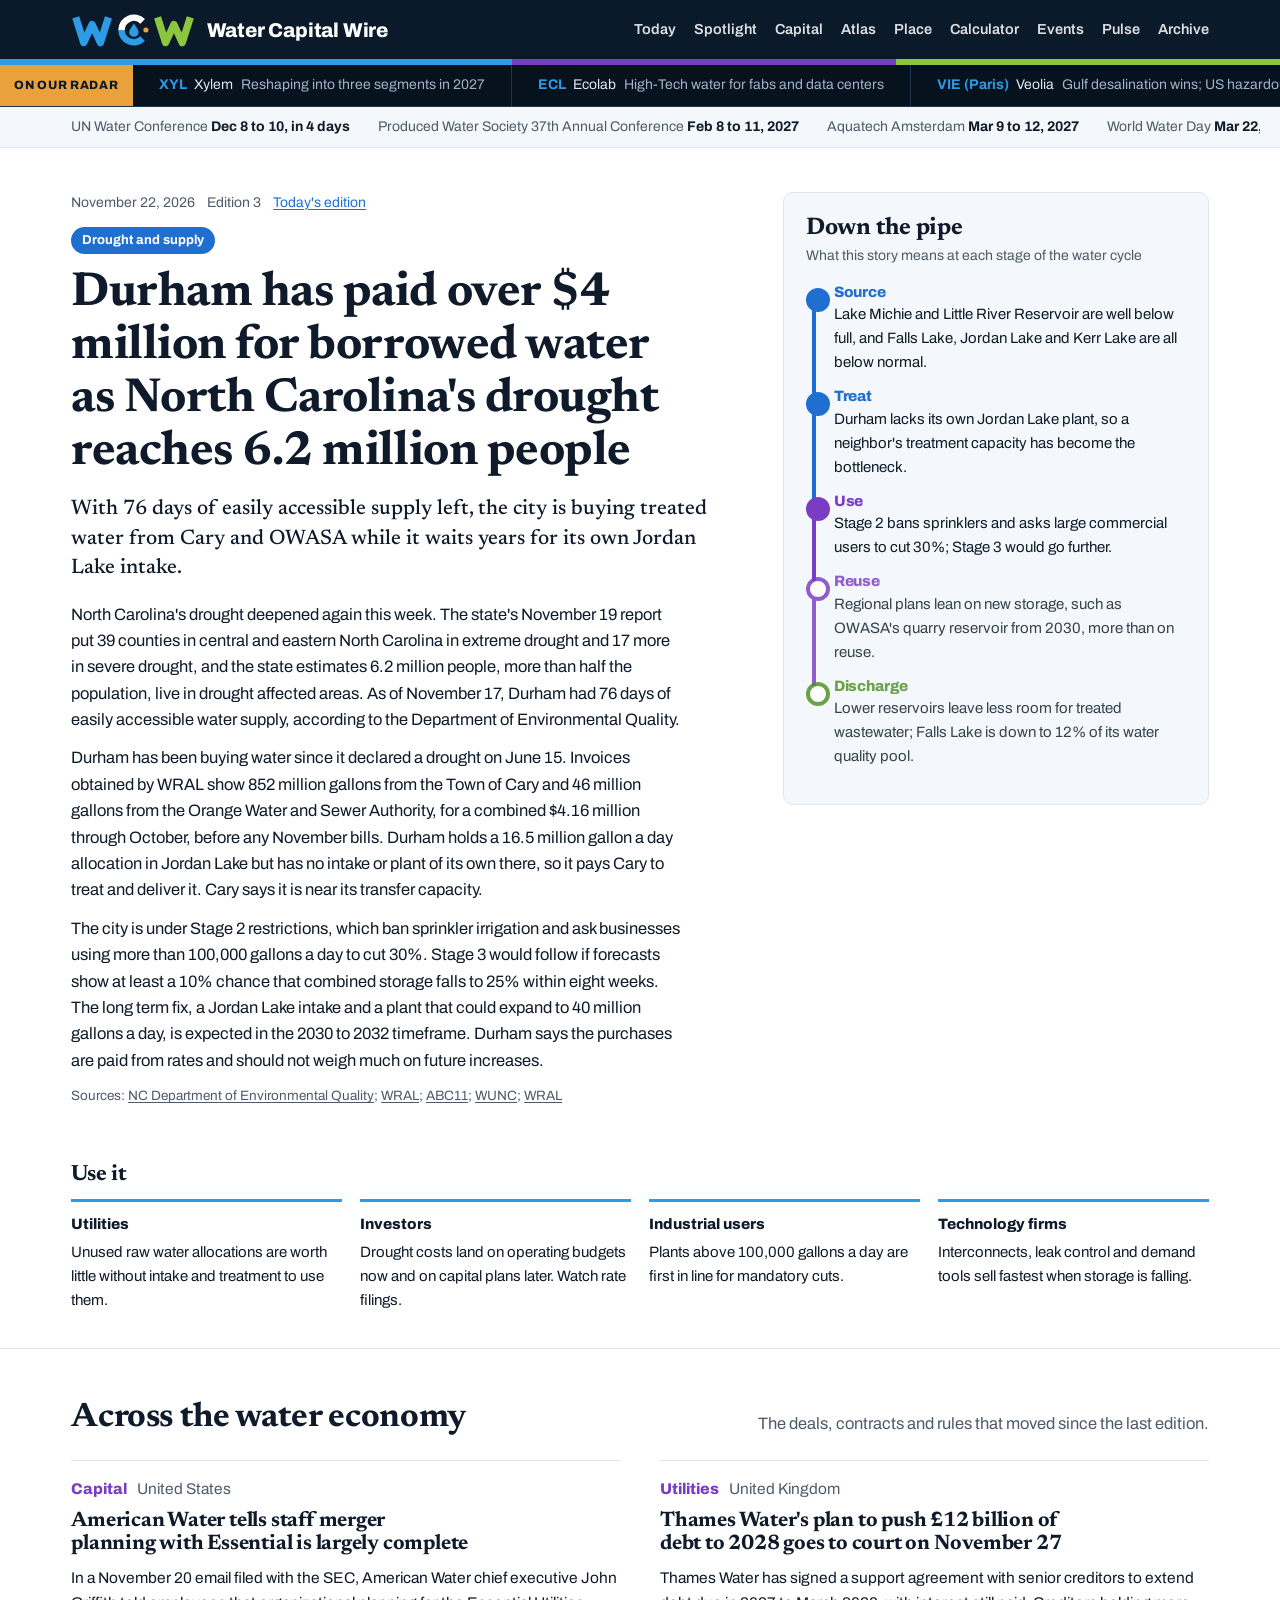
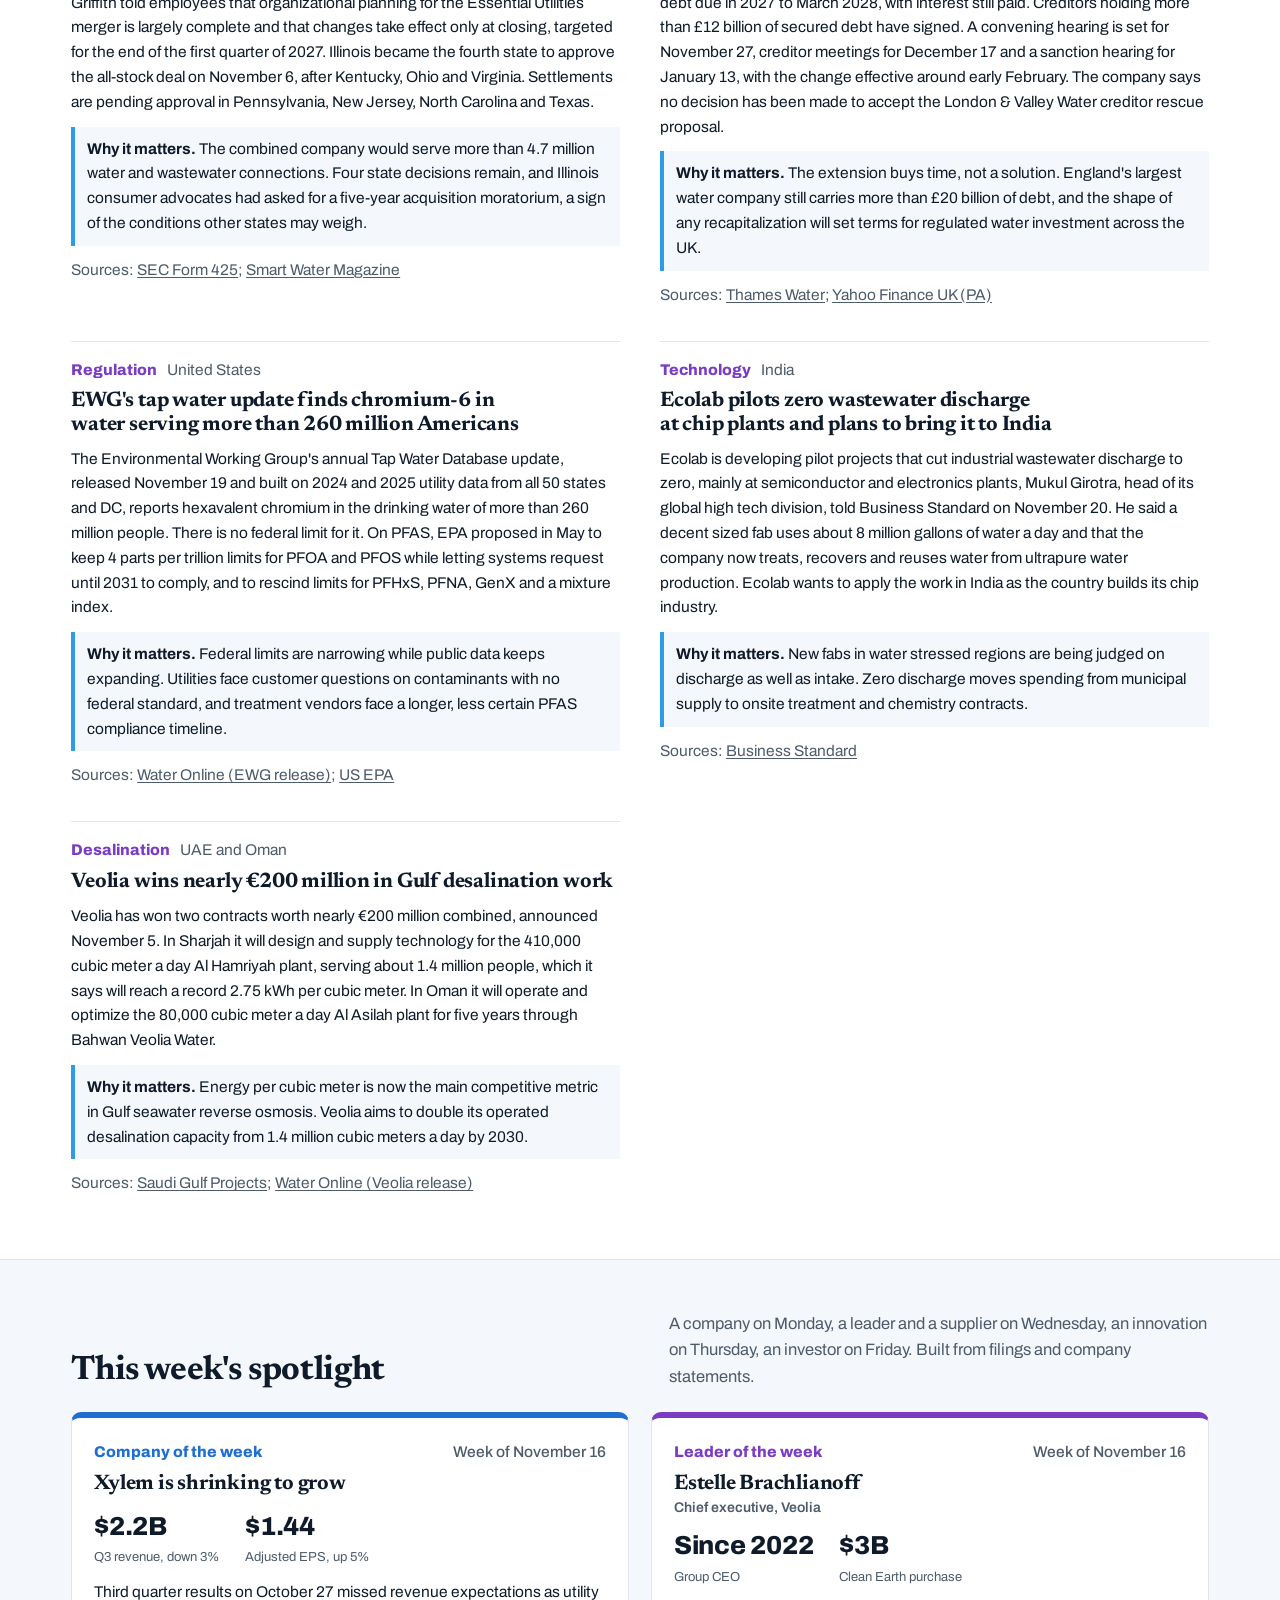
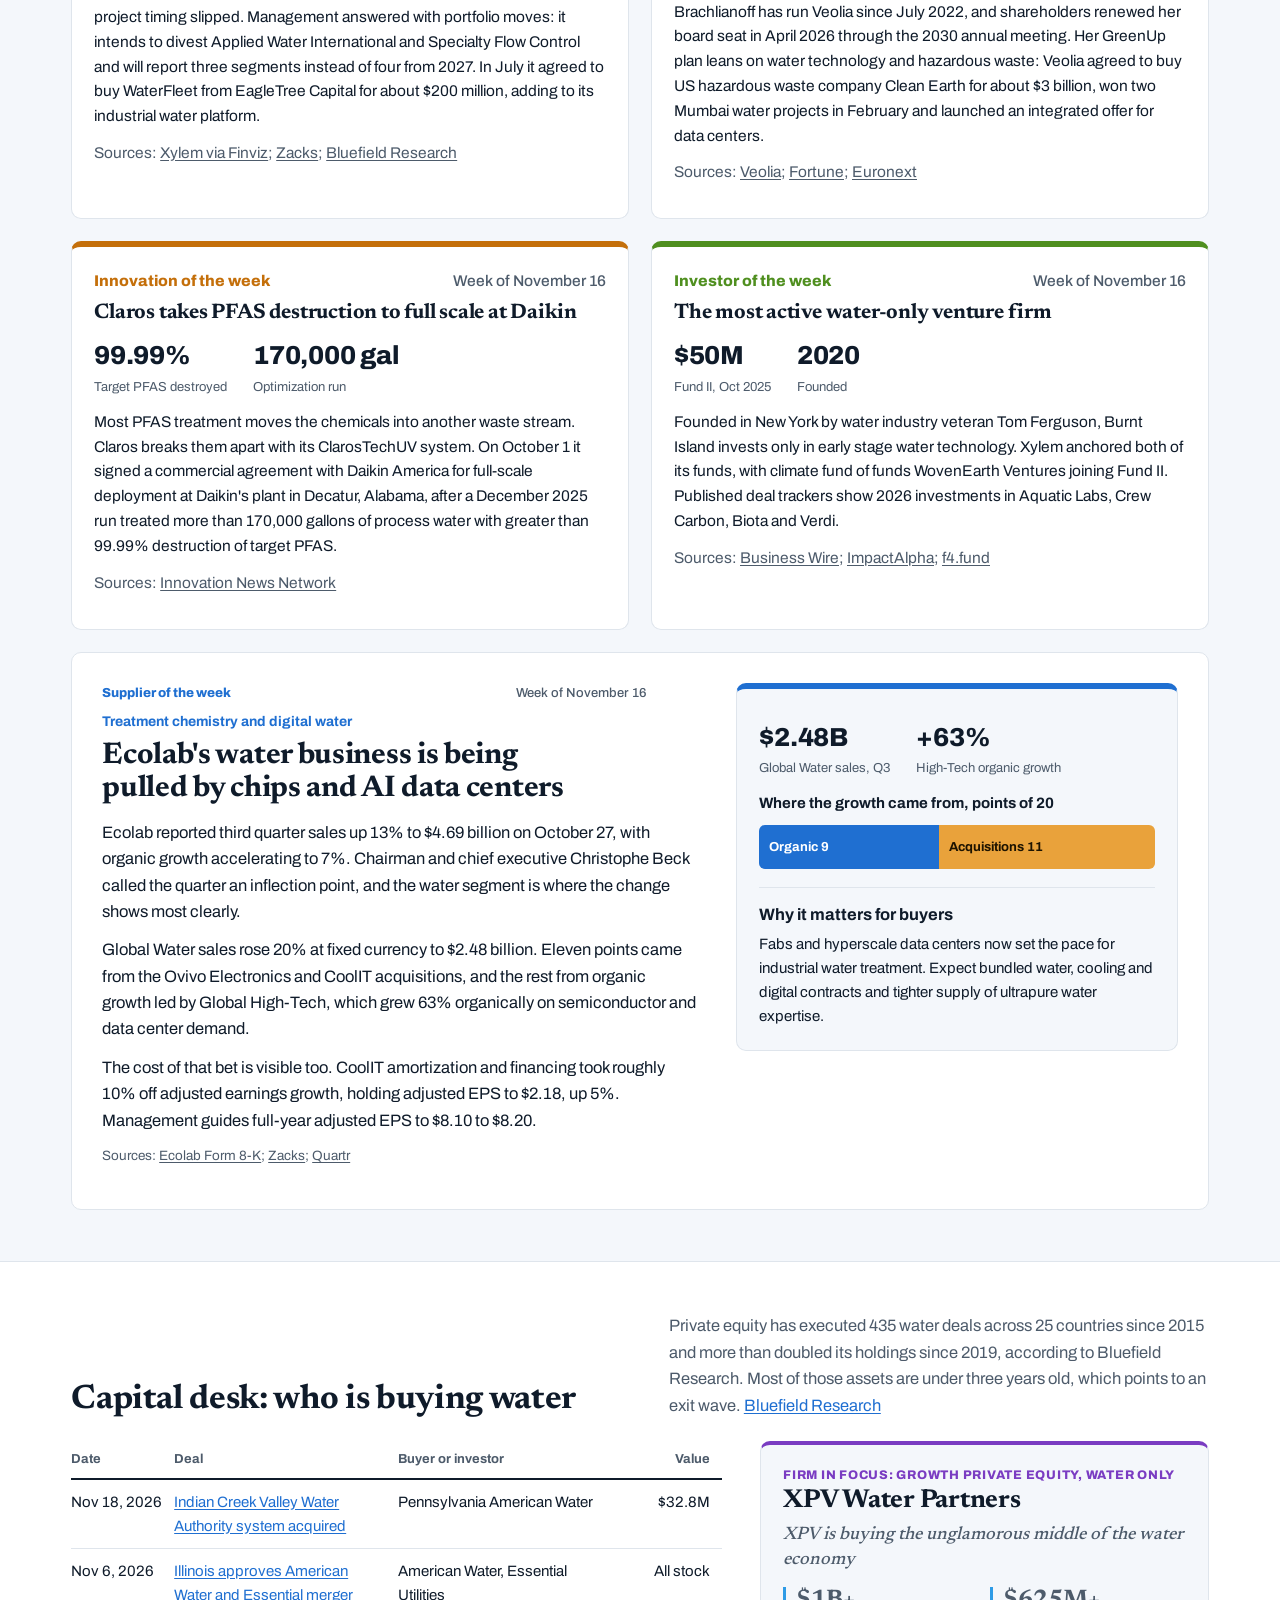
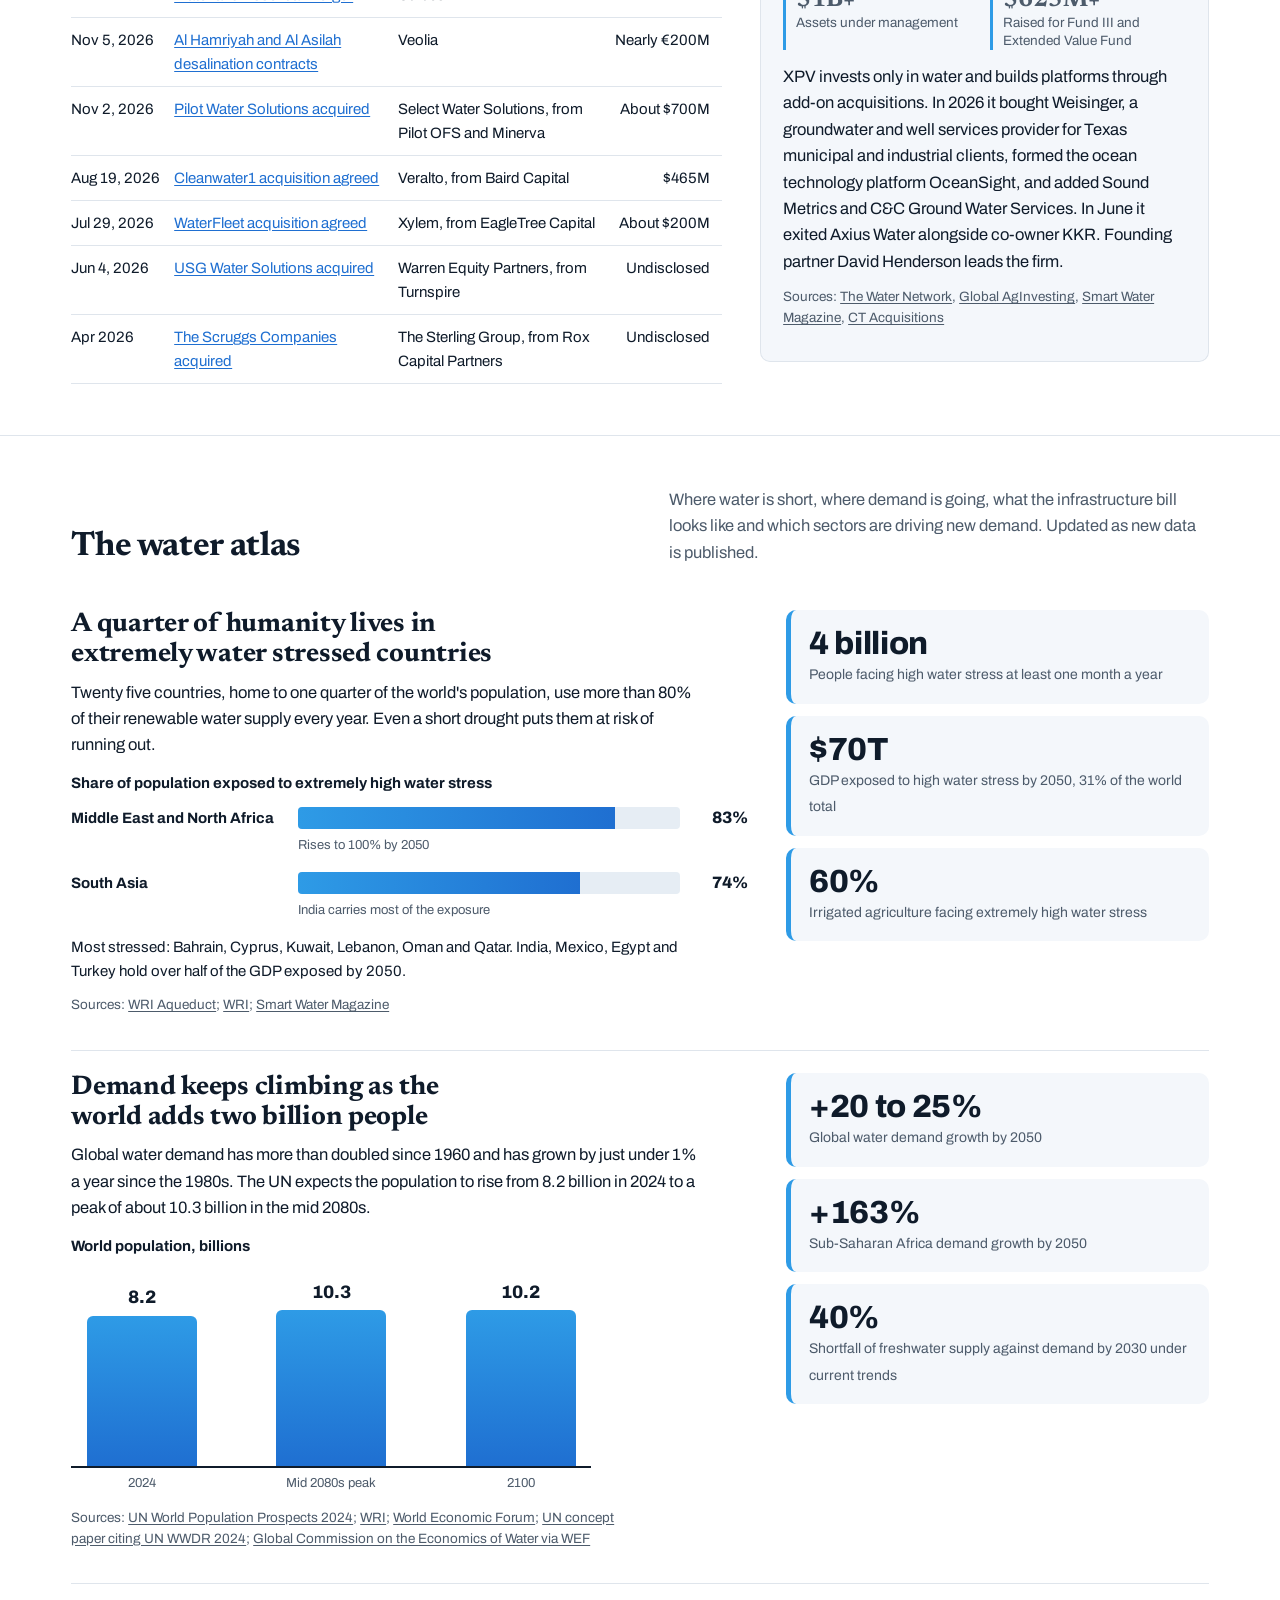
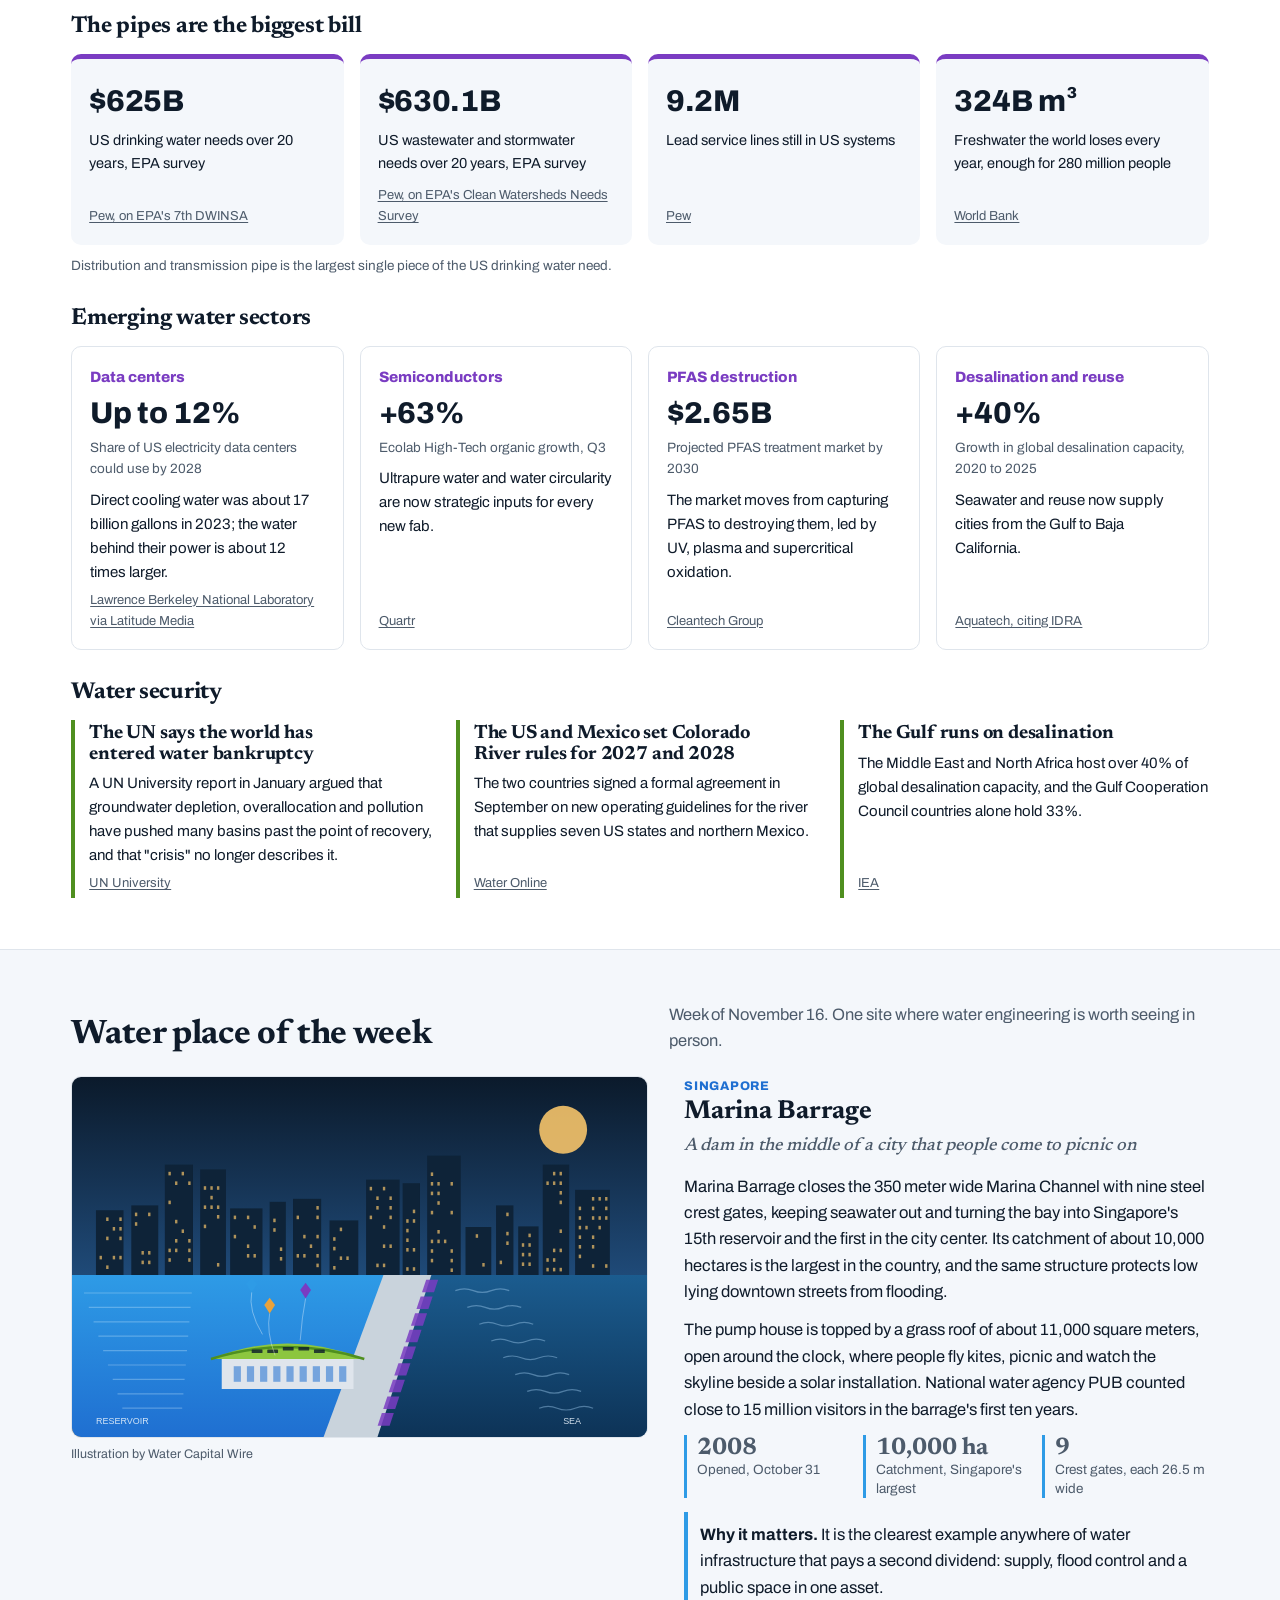
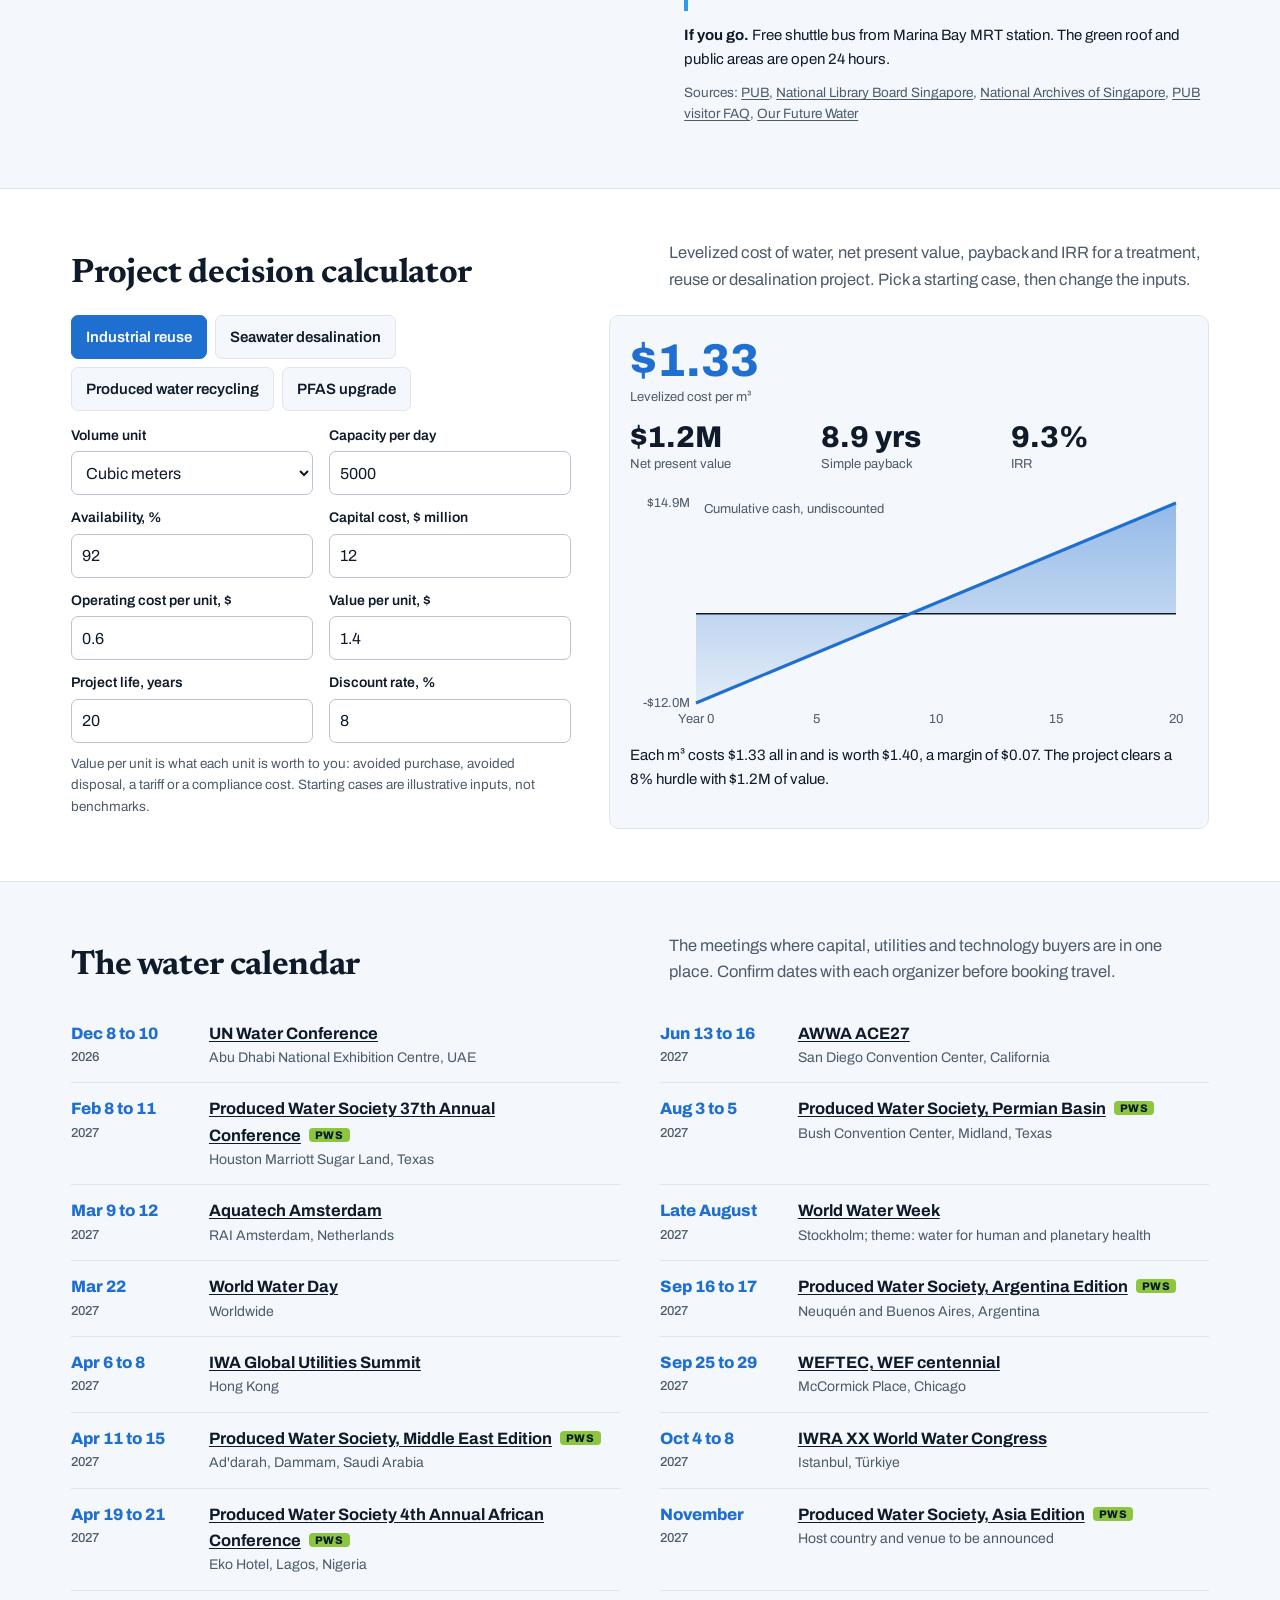
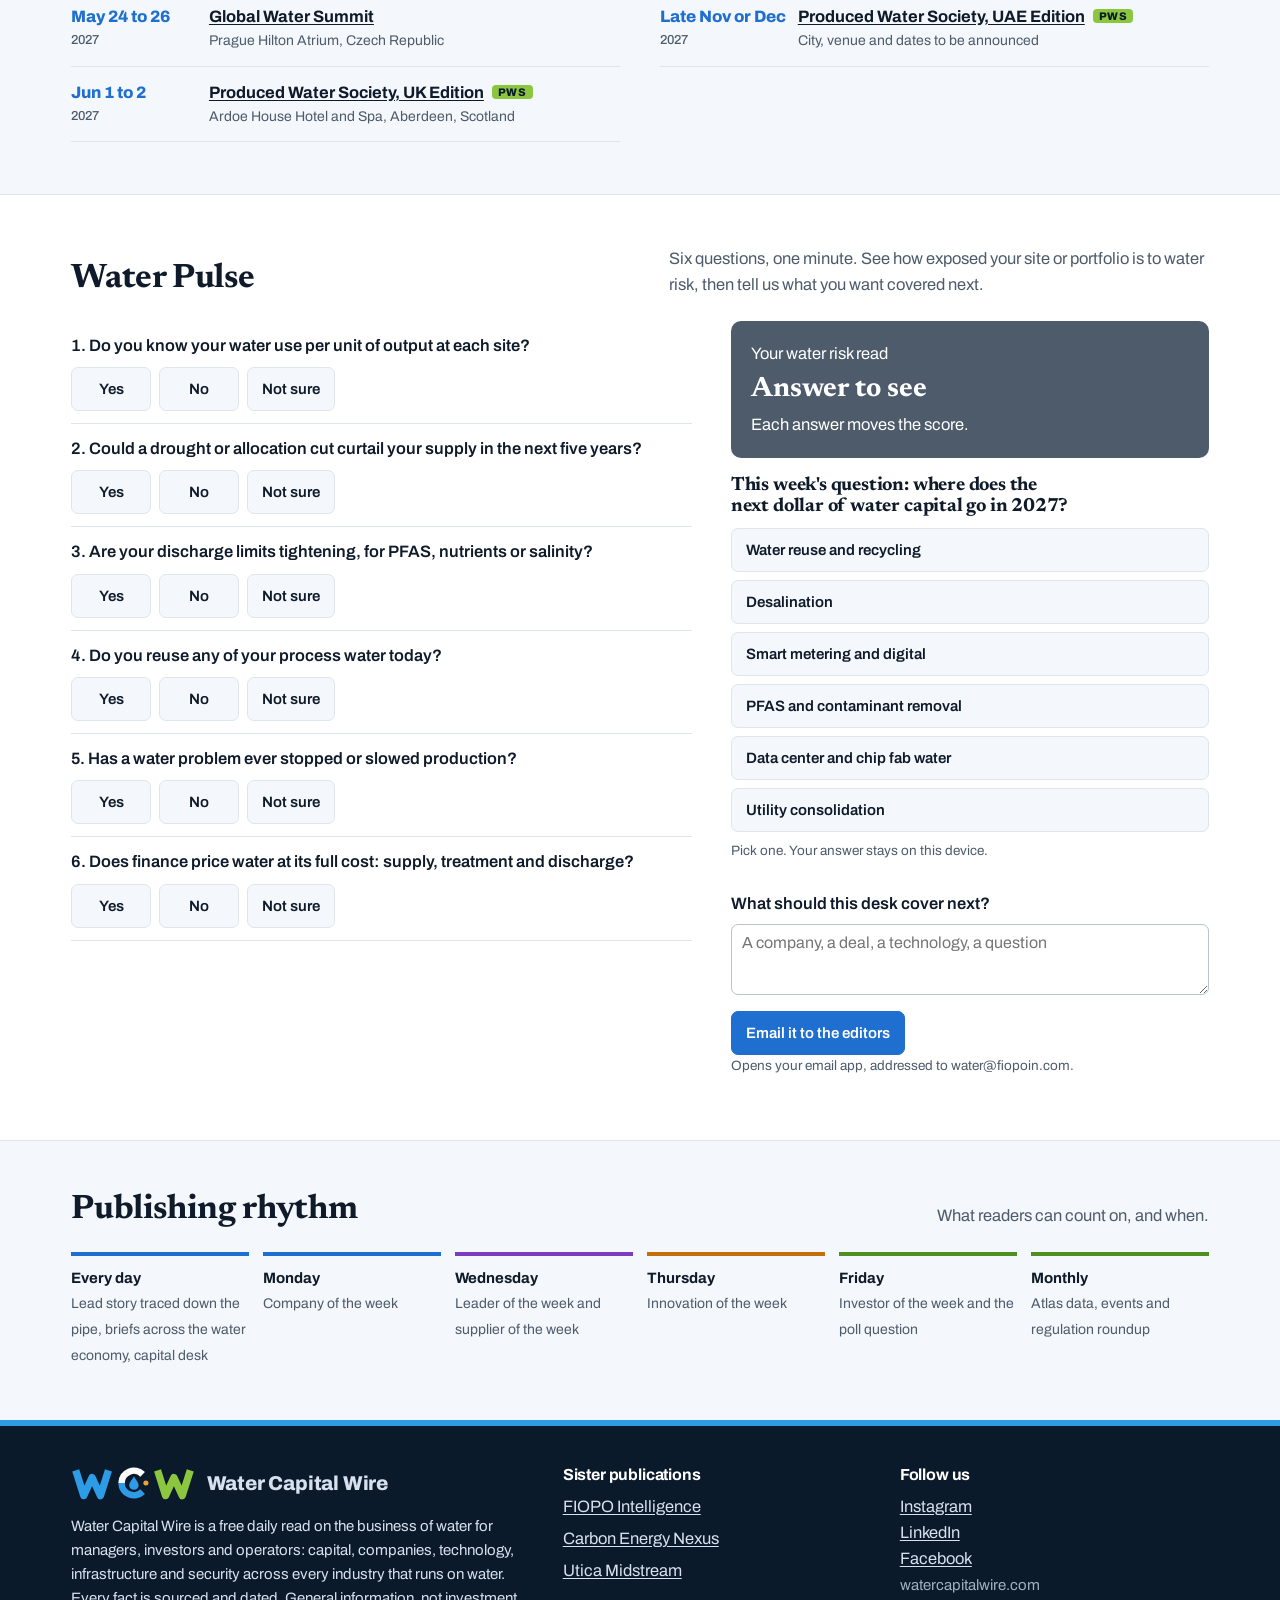
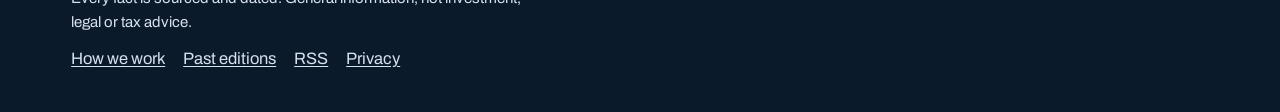
<file: archive/2026-11-22.html>
<!DOCTYPE html>
<html lang="en">
<head>
<meta charset="utf-8">
<meta name="viewport" content="width=device-width, initial-scale=1">
<meta http-equiv="Content-Security-Policy" content="default-src 'self'; script-src 'self'; style-src 'self' 'unsafe-inline'; img-src 'self' data:; font-src 'self'; connect-src 'self'; object-src 'none'; base-uri 'self'; form-action 'self' mailto:; upgrade-insecure-requests">
<meta name="referrer" content="strict-origin-when-cross-origin">
<title>Durham has paid over $4 million for borrowed water as North Carolina&#39;s drought reaches 6.2 million people | Water Capital Wire</title>
<meta name="description" content="North Carolina&#39;s drought now reaches 6.2 million people. Durham had 76 days of easily accessible water on November 17 and has paid more than $4 million for 898 million gallons bought from Cary and OWASA, because it has no plant of its own on Jordan Lake.">
<meta name="robots" content="index, follow, max-image-preview:large">
<link rel="canonical" href="https://watercapitalwire.com/archive/2026-11-22.html">


<meta name="theme-color" content="#0b1a2b">
<meta property="og:type" content="article">
<meta property="og:site_name" content="Water Capital Wire">
<meta property="og:title" content="Durham has paid over $4 million for borrowed water as North Carolina&#39;s drought reaches 6.2 million people">
<meta property="og:description" content="North Carolina&#39;s drought now reaches 6.2 million people. Durham had 76 days of easily accessible water on November 17 and has paid more than $4 million for 898 million gallons bought from Cary and OWASA, because it has no plant of its own on Jordan Lake.">
<meta property="og:url" content="https://watercapitalwire.com/archive/2026-11-22.html">
<meta property="og:image" content="https://watercapitalwire.com/social/2026-11-22.png">
<meta property="og:image:width" content="1080"><meta property="og:image:height" content="1350">
<meta property="article:published_time" content="2026-11-22T04:17:00-06:00">
<meta name="twitter:card" content="summary_large_image">
<meta name="twitter:title" content="Durham has paid over $4 million for borrowed water as North Carolina&#39;s drought reaches 6.2 million people">
<meta name="twitter:description" content="North Carolina&#39;s drought now reaches 6.2 million people. Durham had 76 days of easily accessible water on November 17 and has paid more than $4 million for 898 million gallons bought from Cary and OWASA, because it has no plant of its own on Jordan Lake.">
<meta name="twitter:image" content="https://watercapitalwire.com/social/2026-11-22.png">
<link rel="icon" type="image/svg+xml" href="../brand/wcw-icon.svg">
<link rel="apple-touch-icon" href="../brand/wcw-icon-180.png">
<link rel="alternate" type="application/rss+xml" title="Water Capital Wire" href="../feed.xml">
<link rel="preload" href="../assets/fonts/newsreader-latin-700-normal.woff2" as="font" type="font/woff2" crossorigin>
<link rel="preload" href="../assets/fonts/archivo-latin-400-normal.woff2" as="font" type="font/woff2" crossorigin>
<link rel="stylesheet" href="../assets/style.css?v=f85b350a">

<script type="application/ld+json">{"@context": "https://schema.org", "@graph": [{"@type": "NewsMediaOrganization", "@id": "https://watercapitalwire.com/#org", "name": "Water Capital Wire", "url": "https://watercapitalwire.com/", "logo": {"@type": "ImageObject", "url": "https://watercapitalwire.com/brand/wcw-icon-512.png", "width": 512, "height": 512}, "description": "A free daily read on the business of water for managers, investors and operators: capital, companies, technology, infrastructure and water security, with every fact sourced and dated.", "sameAs": ["https://www.instagram.com/watercapitalwire/", "https://www.linkedin.com/company/watercapitalwire/", "https://www.facebook.com/1468106023047747"]}, {"@type": "NewsArticle", "@id": "https://watercapitalwire.com/archive/2026-11-22.html#article", "headline": "Durham has paid over $4 million for borrowed water as North Carolina's drought reaches 6.2 million people", "description": "North Carolina's drought now reaches 6.2 million people. Durham had 76 days of easily accessible water on November 17 and has paid more than $4 million for 898 million gallons bought from Cary and OWASA, because it has no plant of its own on Jordan Lake.", "url": "https://watercapitalwire.com/archive/2026-11-22.html", "mainEntityOfPage": "https://watercapitalwire.com/archive/2026-11-22.html", "image": ["https://watercapitalwire.com/social/2026-11-22.png"], "datePublished": "2026-11-22T04:17:00-06:00", "dateModified": "2026-11-22T04:17:00-06:00", "inLanguage": "en-US", "isAccessibleForFree": true, "articleSection": ["Drought and supply", "Capital", "Utilities", "Regulation", "Technology", "Desalination"], "author": {"@id": "https://watercapitalwire.com/#org"}, "publisher": {"@id": "https://watercapitalwire.com/#org"}}, {"@type": "Person", "name": "Estelle Brachlianoff", "jobTitle": "Chief executive, Veolia"}]}</script>
</head>
<body>
<a class="skip" href="#main">Skip to content</a>
<header class="mast">
 <div class="wrap mast-in">
  <a class="logo" href="../" aria-label="Water Capital Wire home"><img src="../brand/wcw-mark-white.svg" alt="" width="124" height="34"><span>Water Capital Wire</span></a>
  <nav class="nav" aria-label="Main">
   <a href="../#today">Today</a>
   <a href="../#spotlight">Spotlight</a>
   <a href="../#capital">Capital</a>
   <a href="../#atlas">Atlas</a>
   <a href="../#place">Place</a>
   <a href="../#calculator">Calculator</a>
   <a href="../#events">Events</a>
   <a href="../#pulse">Pulse</a>
   <a href="../archive/">Archive</a>
  </nav>
 </div>
 <div class="pipe" aria-hidden="true"></div>
</header>
<div class="ticker" aria-label="Water equities on our radar">
 <span class="tk-label">On our radar</span>
 <div class="tk-view"><div class="tk-track"><ul><li><b>XYL</b> Xylem<span>Reshaping into three segments in 2027</span></li><li><b>ECL</b> Ecolab<span>High-Tech water for fabs and data centers</span></li><li><b>VIE (Paris)</b> Veolia<span>Gulf desalination wins; US hazardous waste push</span></li><li><b>VLTO</b> Veralto<span>Cleanwater1 purchase expected to close in Q4</span></li><li><b>AWK</b> American Water Works<span>Essential merger: 4 states approved, close by Q1 2027</span></li><li><b>WTRG</b> Essential Utilities<span>Being acquired by American Water</span></li><li><b>HTO</b> H2O America<span>Texas expansion through Quadvest</span></li><li><b>CWT</b> California Water Service<span>Becomes Watermark Utilities on Nov 30</span></li><li><b>PNR</b> Pentair<span>Pool and water treatment</span></li><li><b>WTS</b> Watts Water<span>Flow control inside buildings</span></li><li><b>BMI</b> Badger Meter<span>Utility metering and software</span></li><li><b>MWA</b> Mueller Water Products<span>Aging network replacement</span></li><li><b>ERII</b> Energy Recovery<span>Pressure exchangers for reverse osmosis</span></li><li><b>6370 (Tokyo)</b> Kurita Water<span>Ultrapure water; new India joint venture</span></li><li><b>PHO, CGW, FIW</b> Water ETFs<span>Invesco and First Trust water baskets</span></li></ul><ul aria-hidden="true"><li><b>XYL</b> Xylem<span>Reshaping into three segments in 2027</span></li><li><b>ECL</b> Ecolab<span>High-Tech water for fabs and data centers</span></li><li><b>VIE (Paris)</b> Veolia<span>Gulf desalination wins; US hazardous waste push</span></li><li><b>VLTO</b> Veralto<span>Cleanwater1 purchase expected to close in Q4</span></li><li><b>AWK</b> American Water Works<span>Essential merger: 4 states approved, close by Q1 2027</span></li><li><b>WTRG</b> Essential Utilities<span>Being acquired by American Water</span></li><li><b>HTO</b> H2O America<span>Texas expansion through Quadvest</span></li><li><b>CWT</b> California Water Service<span>Becomes Watermark Utilities on Nov 30</span></li><li><b>PNR</b> Pentair<span>Pool and water treatment</span></li><li><b>WTS</b> Watts Water<span>Flow control inside buildings</span></li><li><b>BMI</b> Badger Meter<span>Utility metering and software</span></li><li><b>MWA</b> Mueller Water Products<span>Aging network replacement</span></li><li><b>ERII</b> Energy Recovery<span>Pressure exchangers for reverse osmosis</span></li><li><b>6370 (Tokyo)</b> Kurita Water<span>Ultrapure water; new India joint venture</span></li><li><b>PHO, CGW, FIW</b> Water ETFs<span>Invesco and First Trust water baskets</span></li></ul></div></div>
</div>
<div class="next" aria-label="Coming up">
 <div class="wrap next-in"><div><span>UN Water Conference</span> <strong data-start="2026-12-08">Dec 8 to 10</strong></div><div><span>Produced Water Society 37th Annual Conference</span> <strong>Feb 8 to 11, 2027</strong></div><div><span>Aquatech Amsterdam</span> <strong>Mar 9 to 12, 2027</strong></div><div><span>World Water Day</span> <strong>Mar 22, 2027</strong></div><div><span>IWA Global Utilities Summit</span> <strong>Apr 6 to 8, 2027</strong></div></div>
</div>

<main id="main">
<section id="today" class="wrap lead">
 <article class="story">
  <p class="meta">November 22, 2026<span>Edition 3</span><a href="../">Today's edition</a></p>
  <p class="tag">Drought and supply</p>
  <h1>Durham has paid over $4 million for borrowed water as North Carolina&#39;s drought reaches 6.2 million people</h1>
  <p class="dek">With 76 days of easily accessible supply left, the city is buying treated water from Cary and OWASA while it waits years for its own Jordan Lake intake.</p>
  <p>North Carolina&#39;s drought deepened again this week. The state&#39;s November 19 report put 39 counties in central and eastern North Carolina in extreme drought and 17 more in severe drought, and the state estimates 6.2 million people, more than half the population, live in drought affected areas. As of November 17, Durham had 76 days of easily accessible water supply, according to the Department of Environmental Quality.</p><p>Durham has been buying water since it declared a drought on June 15. Invoices obtained by WRAL show 852 million gallons from the Town of Cary and 46 million gallons from the Orange Water and Sewer Authority, for a combined $4.16 million through October, before any November bills. Durham holds a 16.5 million gallon a day allocation in Jordan Lake but has no intake or plant of its own there, so it pays Cary to treat and deliver it. Cary says it is near its transfer capacity.</p><p>The city is under Stage 2 restrictions, which ban sprinkler irrigation and ask businesses using more than 100,000 gallons a day to cut 30%. Stage 3 would follow if forecasts show at least a 10% chance that combined storage falls to 25% within eight weeks. The long term fix, a Jordan Lake intake and a plant that could expand to 40 million gallons a day, is expected in the 2030 to 2032 timeframe. Durham says the purchases are paid from rates and should not weigh much on future increases.</p>
  <p class="src">Sources: <a href="https://www.deq.nc.gov/news/press-releases/2026/11/19/north-carolinians-encouraged-conserve-water-drought-deepens" rel="noopener">NC Department of Environmental Quality</a>; <a href="https://www.wral.com/news/investigates/durham-water-buying-supply-cary-november-2026/" rel="noopener">WRAL</a>; <a href="https://abc11.com/post/nc-drought-reaches-62-million-people-reservoirs-continue-drop/20056528" rel="noopener">ABC11</a>; <a href="https://www.wunc.org/environment/2026-11-12/as-drought-strains-triangle-water-supplies-municipalities-plan-for-the-future" rel="noopener">WUNC</a>; <a href="https://www.wral.com/news/local/durham-has-81-days-of-water-remaining-drought-continues-november-2026/" rel="noopener">WRAL</a></p>
 </article>
 <aside class="cycle" aria-label="Down the pipe">
  <h2>Down the pipe</h2>
  <p class="cyc-sub">What this story means at each stage of the water cycle</p>
  
  <div class="stop c-blue on"><h3>Source</h3><p>Lake Michie and Little River Reservoir are well below full, and Falls Lake, Jordan Lake and Kerr Lake are all below normal.</p></div>
  
  <div class="stop c-blue on"><h3>Treat</h3><p>Durham lacks its own Jordan Lake plant, so a neighbor&#39;s treatment capacity has become the bottleneck.</p></div>
  
  <div class="stop c-purple on"><h3>Use</h3><p>Stage 2 bans sprinklers and asks large commercial users to cut 30%; Stage 3 would go further.</p></div>
  
  <div class="stop c-purple"><h3>Reuse</h3><p>Regional plans lean on new storage, such as OWASA&#39;s quarry reservoir from 2030, more than on reuse.</p></div>
  
  <div class="stop c-green"><h3>Discharge</h3><p>Lower reservoirs leave less room for treated wastewater; Falls Lake is down to 12% of its water quality pool.</p></div>
  
 </aside>
</section>
<section class="wrap useit" aria-label="Use it">
 <h2>Use it</h2>
 <dl><div><dt>Utilities</dt><dd>Unused raw water allocations are worth little without intake and treatment to use them.</dd></div><div><dt>Investors</dt><dd>Drought costs land on operating budgets now and on capital plans later. Watch rate filings.</dd></div><div><dt>Industrial users</dt><dd>Plants above 100,000 gallons a day are first in line for mandatory cuts.</dd></div><div><dt>Technology firms</dt><dd>Interconnects, leak control and demand tools sell fastest when storage is falling.</dd></div></dl>
</section>

<section class="band" id="briefs">
 <div class="wrap">
  <div class="head"><h2>Across the water economy</h2><p>The deals, contracts and rules that moved since the last edition.</p></div>
  <div class="briefs">
  
  <article class="brief" id="money">
   <p class="bt"><span class="sec">Capital</span><span>United States</span></p>
   <h3>American Water tells staff merger planning with Essential is largely complete</h3>
   <p>In a November 20 email filed with the SEC, American Water chief executive John Griffith told employees that organizational planning for the Essential Utilities merger is largely complete and that changes take effect only at closing, targeted for the end of the first quarter of 2027. Illinois became the fourth state to approve the all-stock deal on November 6, after Kentucky, Ohio and Virginia. Settlements are pending approval in Pennsylvania, New Jersey, North Carolina and Texas.</p>
   <p class="why"><b>Why it matters.</b> The combined company would serve more than 4.7 million water and wastewater connections. Four state decisions remain, and Illinois consumer advocates had asked for a five-year acquisition moratorium, a sign of the conditions other states may weigh.</p>
   <p class="src">Sources: <a href="https://www.sec.gov/Archives/edgar/data/0000078128/000119312526470276/d349049d425.htm" rel="noopener">SEC Form 425</a>; <a href="https://smartwatermagazine.com/news/smart-water-magazine/illinois-regulator-approves-american-water-essential-utilities-merger-fourth-state-clearance" rel="noopener">Smart Water Magazine</a></p>
  </article>
  
  <article class="brief" id="world">
   <p class="bt"><span class="sec">Utilities</span><span>United Kingdom</span></p>
   <h3>Thames Water&#39;s plan to push £12 billion of debt to 2028 goes to court on November 27</h3>
   <p>Thames Water has signed a support agreement with senior creditors to extend debt due in 2027 to March 2028, with interest still paid. Creditors holding more than £12 billion of secured debt have signed. A convening hearing is set for November 27, creditor meetings for December 17 and a sanction hearing for January 13, with the change effective around early February. The company says no decision has been made to accept the London &amp; Valley Water creditor rescue proposal.</p>
   <p class="why"><b>Why it matters.</b> The extension buys time, not a solution. England&#39;s largest water company still carries more than £20 billion of debt, and the shape of any recapitalization will set terms for regulated water investment across the UK.</p>
   <p class="src">Sources: <a href="https://www.thameswater.co.uk/news/2026/nov/rp15-tsa-and-psl-announcement" rel="noopener">Thames Water</a>; <a href="https://uk.finance.yahoo.com/news/thames-water-unveils-proposals-push-083556530.html" rel="noopener">Yahoo Finance UK (PA)</a></p>
  </article>
  
  <article class="brief" id="contaminants">
   <p class="bt"><span class="sec">Regulation</span><span>United States</span></p>
   <h3>EWG&#39;s tap water update finds chromium-6 in water serving more than 260 million Americans</h3>
   <p>The Environmental Working Group&#39;s annual Tap Water Database update, released November 19 and built on 2024 and 2025 utility data from all 50 states and DC, reports hexavalent chromium in the drinking water of more than 260 million people. There is no federal limit for it. On PFAS, EPA proposed in May to keep 4 parts per trillion limits for PFOA and PFOS while letting systems request until 2031 to comply, and to rescind limits for PFHxS, PFNA, GenX and a mixture index.</p>
   <p class="why"><b>Why it matters.</b> Federal limits are narrowing while public data keeps expanding. Utilities face customer questions on contaminants with no federal standard, and treatment vendors face a longer, less certain PFAS compliance timeline.</p>
   <p class="src">Sources: <a href="https://www.wateronline.com/doc/ewg-tap-water-database-update-reveals-toxic-chemical-contamination-throughout-u-s-0001" rel="noopener">Water Online (EWG release)</a>; <a href="https://www.epa.gov/sdwa/proposed-pfoa-and-pfos-compliance-extension-rule" rel="noopener">US EPA</a></p>
  </article>
  
  <article class="brief" id="chips">
   <p class="bt"><span class="sec">Technology</span><span>India</span></p>
   <h3>Ecolab pilots zero wastewater discharge at chip plants and plans to bring it to India</h3>
   <p>Ecolab is developing pilot projects that cut industrial wastewater discharge to zero, mainly at semiconductor and electronics plants, Mukul Girotra, head of its global high tech division, told Business Standard on November 20. He said a decent sized fab uses about 8 million gallons of water a day and that the company now treats, recovers and reuses water from ultrapure water production. Ecolab wants to apply the work in India as the country builds its chip industry.</p>
   <p class="why"><b>Why it matters.</b> New fabs in water stressed regions are being judged on discharge as well as intake. Zero discharge moves spending from municipal supply to onsite treatment and chemistry contracts.</p>
   <p class="src">Sources: <a href="https://business-standard.com/amp/industry/news/working-on-zero-wastewater-discharge-projects-ecolab-s-mukul-girotra-126112001196_1.html" rel="noopener">Business Standard</a></p>
  </article>
  
  <article class="brief" id="desal">
   <p class="bt"><span class="sec">Desalination</span><span>UAE and Oman</span></p>
   <h3>Veolia wins nearly €200 million in Gulf desalination work</h3>
   <p>Veolia has won two contracts worth nearly €200 million combined, announced November 5. In Sharjah it will design and supply technology for the 410,000 cubic meter a day Al Hamriyah plant, serving about 1.4 million people, which it says will reach a record 2.75 kWh per cubic meter. In Oman it will operate and optimize the 80,000 cubic meter a day Al Asilah plant for five years through Bahwan Veolia Water.</p>
   <p class="why"><b>Why it matters.</b> Energy per cubic meter is now the main competitive metric in Gulf seawater reverse osmosis. Veolia aims to double its operated desalination capacity from 1.4 million cubic meters a day by 2030.</p>
   <p class="src">Sources: <a href="https://www.saudigulfprojects.com/2026/11/veolia-200-million-desalination-contracts-hamriyah-uae-al-asilah-oman/" rel="noopener">Saudi Gulf Projects</a>; <a href="https://www.wateronline.com/doc/desalination-veolia-strengthens-its-position-as-a-global-leader-with-major-contracts-in-the-middle-east-0001" rel="noopener">Water Online (Veolia release)</a></p>
  </article>
  
  </div>
 </div>
</section>


<section id="spotlight" class="band tint">
 <div class="wrap">
  <div class="head"><h2>This week's spotlight</h2><p>A company on Monday, a leader and a supplier on Wednesday, an innovation on Thursday, an investor on Friday. Built from filings and company statements.</p></div>
  <div class="grid2">
  
  
  <article class="card c-blue" id="company">
   <p class="k">Company of the week<span>Week of November 16</span></p>
   <h3>Xylem is shrinking to grow</h3>
   <div class="figs"><div><strong>$2.2B</strong>Q3 revenue, down 3%</div><div><strong>$1.44</strong>Adjusted EPS, up 5%</div></div>
   <p>Third quarter results on October 27 missed revenue expectations as utility project timing slipped. Management answered with portfolio moves: it intends to divest Applied Water International and Specialty Flow Control and will report three segments instead of four from 2027. In July it agreed to buy WaterFleet from EagleTree Capital for about $200 million, adding to its industrial water platform.</p>
   <p class="src">Sources: <a href="https://finviz.com/news/408570/xylem-reports-third-quarter-2026-results-and-announces-strategic-actions-to-accelerate-growth" rel="noopener">Xylem via Finviz</a>; <a href="https://www.zacks.com/stock/news/3016371/xylem-q3-earnings-miss-estimates-on-soft-metering-and-projects" rel="noopener">Zacks</a>; <a href="https://www.bluefieldresearch.com/?p=42277" rel="noopener">Bluefield Research</a></p>
  </article>
  
  
  <article class="card c-purple" id="leader">
   <p class="k">Leader of the week<span>Week of November 16</span></p>
   <h3>Estelle Brachlianoff<small>Chief executive, Veolia</small></h3>
   <div class="figs"><div><strong>Since 2022</strong>Group CEO</div><div><strong>$3B</strong>Clean Earth purchase</div></div>
   <p>Brachlianoff has run Veolia since July 2022, and shareholders renewed her board seat in April 2026 through the 2030 annual meeting. Her GreenUp plan leans on water technology and hazardous waste: Veolia agreed to buy US hazardous waste company Clean Earth for about $3 billion, won two Mumbai water projects in February and launched an integrated offer for data centers.</p>
   <p class="src">Sources: <a href="https://www.veolia.com/en/veolia-group/profile/board-of-directors" rel="noopener">Veolia</a>; <a href="https://fortune.com/ranking/most-powerful-women/2026/estelle-brachlianoff/" rel="noopener">Fortune</a>; <a href="https://live.euronext.com/en/products/equities/company-news/2026-02-26-veolia-strengthens-its-presence-india-two-unprecedent" rel="noopener">Euronext</a></p>
  </article>
  
  
  <article class="card c-orange" id="innovation">
   <p class="k">Innovation of the week<span>Week of November 16</span></p>
   <h3>Claros takes PFAS destruction to full scale at Daikin</h3>
   <div class="figs"><div><strong>99.99%</strong>Target PFAS destroyed</div><div><strong>170,000 gal</strong>Optimization run</div></div>
   <p>Most PFAS treatment moves the chemicals into another waste stream. Claros breaks them apart with its ClarosTechUV system. On October 1 it signed a commercial agreement with Daikin America for full-scale deployment at Daikin&#39;s plant in Decatur, Alabama, after a December 2025 run treated more than 170,000 gallons of process water with greater than 99.99% destruction of target PFAS.</p>
   <p class="src">Sources: <a href="https://www.innovationnewsnetwork.com/claros-technologies-turns-pfas-destruction-into-commercial-reality/74670/" rel="noopener">Innovation News Network</a></p>
  </article>
  
  
  <article class="card c-green" id="investor">
   <p class="k">Investor of the week<span>Week of November 16</span></p>
   <h3>The most active water-only venture firm</h3>
   <div class="figs"><div><strong>$50M</strong>Fund II, Oct 2025</div><div><strong>2020</strong>Founded</div></div>
   <p>Founded in New York by water industry veteran Tom Ferguson, Burnt Island invests only in early stage water technology. Xylem anchored both of its funds, with climate fund of funds WovenEarth Ventures joining Fund II. Published deal trackers show 2026 investments in Aquatic Labs, Crew Carbon, Biota and Verdi.</p>
   <p class="src">Sources: <a href="https://www.businesswire.com/news/home/20251022551885/en" rel="noopener">Business Wire</a>; <a href="https://impactalpha.com/?p=121489" rel="noopener">ImpactAlpha</a>; <a href="https://f4.fund/firms/burnt-island-ventures" rel="noopener">f4.fund</a></p>
  </article>
  
  </div>
  
  <div class="sup" id="supplier">
   <article>
    <p class="k c-blue">Supplier of the week<span>Week of November 16</span></p>
    <p class="supk">Treatment chemistry and digital water</p>
    <h3>Ecolab&#39;s water business is being pulled by chips and AI data centers</h3>
    <p>Ecolab reported third quarter sales up 13% to $4.69 billion on October 27, with organic growth accelerating to 7%. Chairman and chief executive Christophe Beck called the quarter an inflection point, and the water segment is where the change shows most clearly.</p><p>Global Water sales rose 20% at fixed currency to $2.48 billion. Eleven points came from the Ovivo Electronics and CoolIT acquisitions, and the rest from organic growth led by Global High-Tech, which grew 63% organically on semiconductor and data center demand.</p><p>The cost of that bet is visible too. CoolIT amortization and financing took roughly 10% off adjusted earnings growth, holding adjusted EPS to $2.18, up 5%. Management guides full-year adjusted EPS to $8.10 to $8.20.</p>
    <p class="src">Sources: <a href="https://www.sec.gov/Archives/edgar/data/0000031462/000162828026067418/ecl_ex99x1.htm" rel="noopener">Ecolab Form 8-K</a>; <a href="https://www.zacks.com/stock/news/3016401/ecolab-q3-earnings-in-line-with-estimates-revenues-increase-yy" rel="noopener">Zacks</a>; <a href="https://quartr.com/events/ecolab-ecl-q3-2026_3eHQ1294" rel="noopener">Quartr</a></p>
   </article>
   <div class="supfig">
    <div class="figs"><div><strong>$2.48B</strong>Global Water sales, Q3</div><div><strong>+63%</strong>High-Tech organic growth</div></div>
    
    <p class="sl">Where the growth came from, points of 20</p>
    <div class="stackbar"><span class="s1" style="flex:9">Organic 9</span><span class="s2" style="flex:11">Acquisitions 11</span></div>
    
    <div class="why2"><b>Why it matters for buyers</b><p>Fabs and hyperscale data centers now set the pace for industrial water treatment. Expect bundled water, cooling and digital contracts and tighter supply of ultrapure water expertise.</p></div>
   </div>
  </div>
 </div>
</section>

<section id="capital" class="band">
 <div class="wrap">
  <div class="head"><h2>Capital desk: who is buying water</h2><p>Private equity has executed 435 water deals across 25 countries since 2015 and more than doubled its holdings since 2019, according to Bluefield Research. Most of those assets are under three years old, which points to an exit wave. <a href="https://www.bluefieldresearch.com/?p=39315" rel="noopener">Bluefield Research</a></p></div>
  <div class="two">
   <div class="scroll"><table class="stack">
    <thead><tr><th scope="col">Date</th><th scope="col">Deal</th><th scope="col">Buyer or investor</th><th scope="col" class="r">Value</th></tr></thead>
    <tbody><tr><td class="nowrap" data-l="Date">Nov 18, 2026</td><td data-l="Deal"><a href="https://finviz.com/news/424949/pennsylvania-american-water-completes-acquisition-of-the-indian-creek-valley-water-authority-water-system" rel="noopener">Indian Creek Valley Water Authority system acquired</a></td><td data-l="Buyer">Pennsylvania American Water</td><td class="r nowrap" data-l="Value">$32.8M</td></tr><tr><td class="nowrap" data-l="Date">Nov 6, 2026</td><td data-l="Deal"><a href="https://smartwatermagazine.com/news/smart-water-magazine/illinois-regulator-approves-american-water-essential-utilities-merger-fourth-state-clearance" rel="noopener">Illinois approves American Water and Essential merger</a></td><td data-l="Buyer">American Water, Essential Utilities</td><td class="r nowrap" data-l="Value">All stock</td></tr><tr><td class="nowrap" data-l="Date">Nov 5, 2026</td><td data-l="Deal"><a href="https://www.saudigulfprojects.com/2026/11/veolia-200-million-desalination-contracts-hamriyah-uae-al-asilah-oman/" rel="noopener">Al Hamriyah and Al Asilah desalination contracts</a></td><td data-l="Buyer">Veolia</td><td class="r nowrap" data-l="Value">Nearly €200M</td></tr><tr><td class="nowrap" data-l="Date">Nov 2, 2026</td><td data-l="Deal"><a href="https://smartwatermagazine.com/news/smart-water-magazine/select-water-closes-us700m-purchase-of-delaware-basin-produced-water-firm-pilot" rel="noopener">Pilot Water Solutions acquired</a></td><td data-l="Buyer">Select Water Solutions, from Pilot OFS and Minerva</td><td class="r nowrap" data-l="Value">About $700M</td></tr><tr><td class="nowrap" data-l="Date">Aug 19, 2026</td><td data-l="Deal"><a href="https://www.thedeal.com/scoops-exclusives/veralto-wins-auction-for-baird-capitals-cleanwater1/" rel="noopener">Cleanwater1 acquisition agreed</a></td><td data-l="Buyer">Veralto, from Baird Capital</td><td class="r nowrap" data-l="Value">$465M</td></tr><tr><td class="nowrap" data-l="Date">Jul 29, 2026</td><td data-l="Deal"><a href="https://www.bluefieldresearch.com/?p=42277" rel="noopener">WaterFleet acquisition agreed</a></td><td data-l="Buyer">Xylem, from EagleTree Capital</td><td class="r nowrap" data-l="Value">About $200M</td></tr><tr><td class="nowrap" data-l="Date">Jun 4, 2026</td><td data-l="Deal"><a href="https://www.pulse.bot/b2b-growth/deals/warren-equity-acquires-usg-water-solutions-from-turnspire-83a1384f-f41a-4ff2-a736-c6253edf5458/" rel="noopener">USG Water Solutions acquired</a></td><td data-l="Buyer">Warren Equity Partners, from Turnspire</td><td class="r nowrap" data-l="Value">Undisclosed</td></tr><tr><td class="nowrap" data-l="Date">Apr 2026</td><td data-l="Deal"><a href="https://briefglance.com/articles/private-equity-flows-into-water-sterling-acquires-scruggs-platform" rel="noopener">The Scruggs Companies acquired</a></td><td data-l="Buyer">The Sterling Group, from Rox Capital Partners</td><td class="r nowrap" data-l="Value">Undisclosed</td></tr></tbody>
   </table></div>
   <aside class="firmspot">
    <p class="kick">Firm in focus: Growth private equity, water only</p>
    <h3>XPV Water Partners</h3>
    <p class="sub">XPV is buying the unglamorous middle of the water economy</p>
    <div class="figs"><div><b>$1B+</b><span>Assets under management</span></div><div><b>$625M+</b><span>Raised for Fund III and Extended Value Fund</span></div></div>
    <p>XPV invests only in water and builds platforms through add-on acquisitions. In 2026 it bought Weisinger, a groundwater and well services provider for Texas municipal and industrial clients, formed the ocean technology platform OceanSight, and added Sound Metrics and C&amp;C Ground Water Services. In June it exited Axius Water alongside co-owner KKR. Founding partner David Henderson leads the firm.</p>
    <p class="src">Sources: <a href="https://thewaternetwork.com/article-FfV/xpv-water-partners-surpasses-us-1-billion-in-assets-under-management-NK8nG1gCt3irsElIuFQo0Q" rel="noopener">The Water Network</a>, <a href="https://globalaginvesting.com/?p=10841" rel="noopener">Global AgInvesting</a>, <a href="https://smartwatermagazine.com/news/smart-water-magazine/xpv-water-partners-invests-weisinger-incorporated-drive-growth-water" rel="noopener">Smart Water Magazine</a>, <a href="https://ctacquisitions.com/directory/xpv-water-partners/" rel="noopener">CT Acquisitions</a></p>
   </aside>
  </div>
 </div>
</section>


<section id="atlas" class="band atlas">
 <div class="wrap">
  <div class="head"><h2>The water atlas</h2><p>Where water is short, where demand is going, what the infrastructure bill looks like and which sectors are driving new demand. Updated as new data is published.</p></div>

  <div class="at-row">
   <div>
    <h3>A quarter of humanity lives in extremely water stressed countries</h3>
    <p>Twenty five countries, home to one quarter of the world&#39;s population, use more than 80% of their renewable water supply every year. Even a short drought puts them at risk of running out.</p>
    <p class="sl">Share of population exposed to extremely high water stress</p>
    <div class="bars"><div class="bar"><span class="bl">Middle East and North Africa</span><span class="bt2"><i style="width:83%"></i></span><span class="bv">83%</span><span class="bn">Rises to 100% by 2050</span></div><div class="bar"><span class="bl">South Asia</span><span class="bt2"><i style="width:74%"></i></span><span class="bv">74%</span><span class="bn">India carries most of the exposure</span></div></div>
    <p class="hot">Most stressed: Bahrain, Cyprus, Kuwait, Lebanon, Oman and Qatar. India, Mexico, Egypt and Turkey hold over half of the GDP exposed by 2050.</p>
    <p class="src">Sources: <a href="https://www.wri.org/insights/highest-water-stressed-countries" rel="noopener">WRI Aqueduct</a>; <a href="https://www.wri.org/insights/17-countries-home-one-quarter-worlds-population-face-extremely-high-water-stress" rel="noopener">WRI</a>; <a href="https://smartwatermagazine.com/news/world-resources-institute-wri/25-countries-housing-one-quarter-population-face-extremely-high" rel="noopener">Smart Water Magazine</a></p>
   </div>
   <div class="factcol"><div class="fact"><strong>4 billion</strong><span>People facing high water stress at least one month a year</span></div><div class="fact"><strong>$70T</strong><span>GDP exposed to high water stress by 2050, 31% of the world total</span></div><div class="fact"><strong>60%</strong><span>Irrigated agriculture facing extremely high water stress</span></div></div>
  </div>

  <div class="at-row">
   <div>
    <h3>Demand keeps climbing as the world adds two billion people</h3>
    <p>Global water demand has more than doubled since 1960 and has grown by just under 1% a year since the 1980s. The UN expects the population to rise from 8.2 billion in 2024 to a peak of about 10.3 billion in the mid 2080s.</p>
    <p class="sl">World population, billions</p>
    
    <div class="pop"><div class="pc"><span class="pv">8.2</span><span class="pb" style="height:79.6%"></span><span class="py">2024</span></div><div class="pc"><span class="pv">10.3</span><span class="pb" style="height:100.0%"></span><span class="py">Mid 2080s peak</span></div><div class="pc"><span class="pv">10.2</span><span class="pb" style="height:99.0%"></span><span class="py">2100</span></div></div>
    <p class="src">Sources: <a href="https://population.un.org/WPP/Publications/Files/WPP2024_Key-Messages.pdf" rel="noopener">UN World Population Prospects 2024</a>; <a href="https://www.wri.org/insights/17-countries-home-one-quarter-worlds-population-face-extremely-high-water-stress" rel="noopener">WRI</a>; <a href="https://www.weforum.org/stories/2023/08/countries-extremely-high-water-stress/" rel="noopener">World Economic Forum</a>; <a href="https://sdgs.un.org/sites/default/files/2026-09/26-01371%20ATT%20Concept%20Paper%20UNWC_IDB.pdf" rel="noopener">UN concept paper citing UN WWDR 2024</a>; <a href="https://www.weforum.org/stories/2023/03/global-freshwater-demand-will-exceed-supply-40-by-2030-experts-warn/" rel="noopener">Global Commission on the Economics of Water via WEF</a></p>
   </div>
   <div class="factcol"><div class="fact"><strong>+20 to 25%</strong><span>Global water demand growth by 2050</span></div><div class="fact"><strong>+163%</strong><span>Sub-Saharan Africa demand growth by 2050</span></div><div class="fact"><strong>40%</strong><span>Shortfall of freshwater supply against demand by 2030 under current trends</span></div></div>
  </div>

  <h3 class="h3s">The pipes are the biggest bill</h3>
  <div class="infra"><div><strong>$625B</strong><span>US drinking water needs over 20 years, EPA survey</span><a href="https://www.pew.org/en/research-and-analysis/articles/2023/09/25/more-federal-funding-needed-to-improve-drinking-water-epa-study-finds" rel="noopener">Pew, on EPA&#39;s 7th DWINSA</a></div><div><strong>$630.1B</strong><span>US wastewater and stormwater needs over 20 years, EPA survey</span><a href="https://www.pew.org/pl/research-and-analysis/articles/2024/09/05/water-system-upgrades-could-require-more-than-$1-trillion-over-next-20-years" rel="noopener">Pew, on EPA&#39;s Clean Watersheds Needs Survey</a></div><div><strong>9.2M</strong><span>Lead service lines still in US systems</span><a href="https://www.pew.org/ru/research-and-analysis/articles/2023/09/25/more-federal-funding-needed-to-improve-drinking-water-epa-study-finds" rel="noopener">Pew</a></div><div><strong>324B m³</strong><span>Freshwater the world loses every year, enough for 280 million people</span><a href="https://www.worldbank.org/en/news/press-release/2025/11/04/world-annual-fresh-water-losses-could-supply-280-million-people" rel="noopener">World Bank</a></div></div>
  <p class="note">Distribution and transmission pipe is the largest single piece of the US drinking water need.</p>

  <h3 class="h3s" id="sectors">Emerging water sectors</h3>
  <div class="sectors"><div><p class="sn">Data centers</p><strong>Up to 12%</strong><span class="sfl">Share of US electricity data centers could use by 2028</span><p>Direct cooling water was about 17 billion gallons in 2023; the water behind their power is about 12 times larger.</p><a href="https://www.latitudemedia.com/news/data-centers-hidden-water-footprint-is-linked-to-the-grid/" rel="noopener">Lawrence Berkeley National Laboratory via Latitude Media</a></div><div><p class="sn">Semiconductors</p><strong>+63%</strong><span class="sfl">Ecolab High-Tech organic growth, Q3</span><p>Ultrapure water and water circularity are now strategic inputs for every new fab.</p><a href="https://quartr.com/events/ecolab-ecl-q3-2026_3eHQ1294" rel="noopener">Quartr</a></div><div><p class="sn">PFAS destruction</p><strong>$2.65B</strong><span class="sfl">Projected PFAS treatment market by 2030</span><p>The market moves from capturing PFAS to destroying them, led by UV, plasma and supercritical oxidation.</p><a href="https://cleantech.com/release/pfas-destruction-technologies-see-surge-in-innovation-and-investment/" rel="noopener">Cleantech Group</a></div><div><p class="sn">Desalination and reuse</p><strong>+40%</strong><span class="sfl">Growth in global desalination capacity, 2020 to 2025</span><p>Seawater and reuse now supply cities from the Gulf to Baja California.</p><a href="https://www.aquatechtrade.com/news/desalination/energy-efficient-desalination-continues-to-drive-water-security-strategies" rel="noopener">Aquatech, citing IDRA</a></div></div>

  <h3 class="h3s" id="security">Water security</h3>
  <div class="secu"><div><h4>The UN says the world has entered water bankruptcy</h4><p>A UN University report in January argued that groundwater depletion, overallocation and pollution have pushed many basins past the point of recovery, and that &#34;crisis&#34; no longer describes it.</p><a href="https://unu.edu/inweh/news/world-enters-era-of-global-water-bankruptcy" rel="noopener">UN University</a></div><div><h4>The US and Mexico set Colorado River rules for 2027 and 2028</h4><p>The two countries signed a formal agreement in September on new operating guidelines for the river that supplies seven US states and northern Mexico.</p><a href="https://www.wateronline.com/hub/bucket/HomeLatestHeadlines?page=10" rel="noopener">Water Online</a></div><div><h4>The Gulf runs on desalination</h4><p>The Middle East and North Africa host over 40% of global desalination capacity, and the Gulf Cooperation Council countries alone hold 33%.</p><a href="https://www.iea.org/commentaries/wired-for-water-how-electrification-is-transforming-desalination" rel="noopener">IEA</a></div></div>
 </div>
</section>

<section id="place" class="band tint place">
 <div class="wrap">
  <div class="head"><h2>Water place of the week</h2><p>Week of November 16. One site where water engineering is worth seeing in person.</p></div>
  <div class="pl">
   <figure><img src="../assets/art/marina-barrage.svg" width="960" height="600" alt="Illustration of Marina Barrage: a gated dam separating a city reservoir from the sea, with a grass roof and skyline behind" loading="lazy"><figcaption>Illustration by Water Capital Wire</figcaption></figure>
   <div>
    <p class="kick">Singapore</p>
    <h3>Marina Barrage</h3>
    <p class="sub">A dam in the middle of a city that people come to picnic on</p>
    <p>Marina Barrage closes the 350 meter wide Marina Channel with nine steel crest gates, keeping seawater out and turning the bay into Singapore&#39;s 15th reservoir and the first in the city center. Its catchment of about 10,000 hectares is the largest in the country, and the same structure protects low lying downtown streets from flooding.</p><p>The pump house is topped by a grass roof of about 11,000 square meters, open around the clock, where people fly kites, picnic and watch the skyline beside a solar installation. National water agency PUB counted close to 15 million visitors in the barrage&#39;s first ten years.</p>
    <div class="figs three"><div><b>2008</b><span>Opened, October 31</span></div><div><b>10,000 ha</b><span>Catchment, Singapore&#39;s largest</span></div><div><b>9</b><span>Crest gates, each 26.5 m wide</span></div></div>
    <p class="why"><b>Why it matters.</b> It is the clearest example anywhere of water infrastructure that pays a second dividend: supply, flood control and a public space in one asset.</p>
    <p class="visit"><b>If you go.</b> Free shuttle bus from Marina Bay MRT station. The green roof and public areas are open 24 hours.</p>
    <p class="src">Sources: <a href="https://pub.gov.sg/public/places-of-interest/marina-barrage" rel="noopener">PUB</a>, <a href="https://eresources.nlb.gov.sg/infopedia/articles/SIP_1388_2008-11-22.html" rel="noopener">National Library Board Singapore</a>, <a href="https://www.nas.gov.sg/archivesonline/data/pdfdoc/20180213011/MB10%20media%20release.pdf" rel="noopener">National Archives of Singapore</a>, <a href="https://info.pub.gov.sg/marinabarrage/faqs" rel="noopener">PUB visitor FAQ</a>, <a href="https://medium.com/our-future-water/singapores-marina-barrage-turns-10-88a44dc69b4" rel="noopener">Our Future Water</a></p>
   </div>
  </div>
 </div>
</section>

<section id="calculator" class="band">
 <div class="wrap">
  <div class="head"><h2>Project decision calculator</h2><p>Levelized cost of water, net present value, payback and IRR for a treatment, reuse or desalination project. Pick a starting case, then change the inputs.</p></div>
  <div class="calc">
   <div>
    <div class="presets" id="presets"><button type="button" data-p="0" class="on">Industrial reuse</button><button type="button" data-p="1">Seawater desalination</button><button type="button" data-p="2">Produced water recycling</button><button type="button" data-p="3">PFAS upgrade</button></div>
    <div class="ctl">
     <label for="unit">Volume unit<select id="unit"><option value="m3">Cubic meters</option><option value="kgal">Thousand US gallons</option><option value="bbl">Barrels</option></select></label>
     <label for="cap">Capacity per day<input id="cap" type="number" min="0" step="any" value="5000"></label>
     <label for="avail">Availability, %<input id="avail" type="number" min="0" max="100" step="any" value="92"></label>
     <label for="capex">Capital cost, $ million<input id="capex" type="number" min="0" step="any" value="12"></label>
     <label for="opex">Operating cost per unit, $<input id="opex" type="number" min="0" step="any" value="0.6"></label>
     <label for="val">Value per unit, $<input id="val" type="number" min="0" step="any" value="1.4"></label>
     <label for="life">Project life, years<input id="life" type="number" min="1" step="1" value="20"></label>
     <label for="rate">Discount rate, %<input id="rate" type="number" min="0" step="any" value="8"></label>
    </div>
    <p class="note">Value per unit is what each unit is worth to you: avoided purchase, avoided disposal, a tariff or a compliance cost. Starting cases are illustrative inputs, not benchmarks.</p>
   </div>
   <div class="out" aria-live="polite">
    <div class="big">
     <div class="main"><strong id="lcow">$1.33</strong>Levelized cost per <span class="u">m³</span></div>
     <div><strong id="npv">$1.2M</strong>Net present value</div>
     <div><strong id="pay">8.9 yrs</strong>Simple payback</div>
     <div><strong id="irr">9.3%</strong>IRR</div>
    </div>
    <div class="fig" id="cf"><svg id="cfs" role="img" aria-label="Cumulative cash position by year"></svg></div>
    <p class="verdict" id="verdict"></p>
   </div>
  </div>
 </div>
</section>

<section id="events" class="band tint">
 <div class="wrap">
  <div class="head"><h2>The water calendar</h2><p>The meetings where capital, utilities and technology buyers are in one place. Confirm dates with each organizer before booking travel.</p></div>
  <ul class="events"><li><div class="d">Dec 8 to 10<small>2026</small></div><div><a href="https://sdgs.un.org/conferences/water2026" rel="noopener"><b>UN Water Conference</b></a><span>Abu Dhabi National Exhibition Centre, UAE</span></div></li><li><div class="d">Feb 8 to 11<small>2027</small></div><div><a href="https://producedwatersociety.com/annual-events/" rel="noopener"><b>Produced Water Society 37th Annual Conference</b></a><em class="pws">PWS</em><span>Houston Marriott Sugar Land, Texas</span></div></li><li><div class="d">Mar 9 to 12<small>2027</small></div><div><a href="https://www.aquatechtrade.com/amsterdam" rel="noopener"><b>Aquatech Amsterdam</b></a><span>RAI Amsterdam, Netherlands</span></div></li><li><div class="d">Mar 22<small>2027</small></div><div><a href="https://www.unwater.org/" rel="noopener"><b>World Water Day</b></a><span>Worldwide</span></div></li><li><div class="d">Apr 6 to 8<small>2027</small></div><div><a href="https://www.iwa-network.org/events/iwa-global-utilities-summit" rel="noopener"><b>IWA Global Utilities Summit</b></a><span>Hong Kong</span></div></li><li><div class="d">Apr 11 to 15<small>2027</small></div><div><a href="https://producedwatersociety.com/calendar/" rel="noopener"><b>Produced Water Society, Middle East Edition</b></a><em class="pws">PWS</em><span>Ad&#39;darah, Dammam, Saudi Arabia</span></div></li><li><div class="d">Apr 19 to 21<small>2027</small></div><div><a href="https://producedwatersociety.com/4th-annual-african-conference/" rel="noopener"><b>Produced Water Society 4th Annual African Conference</b></a><em class="pws">PWS</em><span>Eko Hotel, Lagos, Nigeria</span></div></li><li><div class="d">May 24 to 26<small>2027</small></div><div><a href="https://www.watermeetsmoney.com/venue" rel="noopener"><b>Global Water Summit</b></a><span>Prague Hilton Atrium, Czech Republic</span></div></li><li><div class="d">Jun 1 to 2<small>2027</small></div><div><a href="https://producedwatersociety.com/calendar/" rel="noopener"><b>Produced Water Society, UK Edition</b></a><em class="pws">PWS</em><span>Ardoe House Hotel and Spa, Aberdeen, Scotland</span></div></li><li><div class="d">Jun 13 to 16<small>2027</small></div><div><a href="https://ace.awwa.org/" rel="noopener"><b>AWWA ACE27</b></a><span>San Diego Convention Center, California</span></div></li><li><div class="d">Aug 3 to 5<small>2027</small></div><div><a href="https://producedwatersociety.com/calendar/" rel="noopener"><b>Produced Water Society, Permian Basin</b></a><em class="pws">PWS</em><span>Bush Convention Center, Midland, Texas</span></div></li><li><div class="d">Late August<small>2027</small></div><div><a href="https://siwi.org/news/world-water-week-2026-what-five-days-in-stockholm-told-us-about-the-future-of-water" rel="noopener"><b>World Water Week</b></a><span>Stockholm; theme: water for human and planetary health</span></div></li><li><div class="d">Sep 16 to 17<small>2027</small></div><div><a href="https://producedwatersociety.com/calendar/" rel="noopener"><b>Produced Water Society, Argentina Edition</b></a><em class="pws">PWS</em><span>Neuquén and Buenos Aires, Argentina</span></div></li><li><div class="d">Sep 25 to 29<small>2027</small></div><div><a href="https://www.weftec.org" rel="noopener"><b>WEFTEC, WEF centennial</b></a><span>McCormick Place, Chicago</span></div></li><li><div class="d">Oct 4 to 8<small>2027</small></div><div><a href="https://www.iwra.org/iwra-xx-world-water-congress-2027" rel="noopener"><b>IWRA XX World Water Congress</b></a><span>Istanbul, Türkiye</span></div></li><li><div class="d">November<small>2027</small></div><div><a href="https://producedwatersociety.com/calendar/" rel="noopener"><b>Produced Water Society, Asia Edition</b></a><em class="pws">PWS</em><span>Host country and venue to be announced</span></div></li><li><div class="d">Late Nov or Dec<small>2027</small></div><div><a href="https://producedwatersociety.com/calendar/" rel="noopener"><b>Produced Water Society, UAE Edition</b></a><em class="pws">PWS</em><span>City, venue and dates to be announced</span></div></li></ul>
 </div>
</section>

<section id="pulse" class="band">
 <div class="wrap">
  <div class="head"><h2>Water Pulse</h2><p>Six questions, one minute. See how exposed your site or portfolio is to water risk, then tell us what you want covered next.</p></div>
  <div class="pulse">
   <div id="quiz">
    
    <div class="q"><p>1. Do you know your water use per unit of output at each site?</p><div class="opts" data-q="0"><button type="button" data-a="0">Yes</button><button type="button" data-a="1">No</button><button type="button" data-a="2">Not sure</button></div></div>
    
    <div class="q"><p>2. Could a drought or allocation cut curtail your supply in the next five years?</p><div class="opts" data-q="1"><button type="button" data-a="0">Yes</button><button type="button" data-a="1">No</button><button type="button" data-a="2">Not sure</button></div></div>
    
    <div class="q"><p>3. Are your discharge limits tightening, for PFAS, nutrients or salinity?</p><div class="opts" data-q="2"><button type="button" data-a="0">Yes</button><button type="button" data-a="1">No</button><button type="button" data-a="2">Not sure</button></div></div>
    
    <div class="q"><p>4. Do you reuse any of your process water today?</p><div class="opts" data-q="3"><button type="button" data-a="0">Yes</button><button type="button" data-a="1">No</button><button type="button" data-a="2">Not sure</button></div></div>
    
    <div class="q"><p>5. Has a water problem ever stopped or slowed production?</p><div class="opts" data-q="4"><button type="button" data-a="0">Yes</button><button type="button" data-a="1">No</button><button type="button" data-a="2">Not sure</button></div></div>
    
    <div class="q"><p>6. Does finance price water at its full cost: supply, treatment and discharge?</p><div class="opts" data-q="5"><button type="button" data-a="0">Yes</button><button type="button" data-a="1">No</button><button type="button" data-a="2">Not sure</button></div></div>
    
   </div>
   <div class="side">
    <div class="score" id="score"><span>Your water risk read</span><strong id="tier">Answer to see</strong><span id="tiertext">Each answer moves the score.</span></div>
    <div class="poll">
     <h3>This week's question: where does the next dollar of water capital go in 2027?</h3>
     <div id="poll"><button type="button">Water reuse and recycling</button><button type="button">Desalination</button><button type="button">Smart metering and digital</button><button type="button">PFAS and contaminant removal</button><button type="button">Data center and chip fab water</button><button type="button">Utility consolidation</button></div>
     <p class="small" id="pollmsg">Pick one. Your answer stays on this device.</p>
    </div>
    <form id="fb" class="fb" action="#" novalidate data-mail="water@fiopoin.com">
     <label for="fbt">What should this desk cover next?</label>
     <textarea id="fbt" rows="3" placeholder="A company, a deal, a technology, a question"></textarea>
     <button class="go" type="submit">Email it to the editors</button>
     <p class="small" id="fbmsg">Opens your email app, addressed to water@fiopoin.com.</p>
    </form>
   </div>
  </div>
 </div>
</section>

<section class="band tint">
 <div class="wrap">
  <div class="head"><h2>Publishing rhythm</h2><p>What readers can count on, and when.</p></div>
  <div class="rhythm">
   <div class="c-blue"><b>Every day</b><span>Lead story traced down the pipe, briefs across the water economy, capital desk</span></div>
   <div class="c-blue"><b>Monday</b><span>Company of the week</span></div>
   <div class="c-purple"><b>Wednesday</b><span>Leader of the week and supplier of the week</span></div>
   <div class="c-orange"><b>Thursday</b><span>Innovation of the week</span></div>
   <div class="c-green"><b>Friday</b><span>Investor of the week and the poll question</span></div>
   <div class="c-green"><b>Monthly</b><span>Atlas data, events and regulation roundup</span></div>
  </div>
 </div>
</section>
</main>
<footer class="foot">
 <div class="wrap cols">
  <div>
   <a class="logo" href="../" aria-label="Water Capital Wire home"><img src="../brand/wcw-mark-white.svg" alt="" width="124" height="34"><span>Water Capital Wire</span></a>
   <p>Water Capital Wire is a free daily read on the business of water for managers, investors and operators: capital, companies, technology, infrastructure and security across every industry that runs on water. Every fact is sourced and dated. General information, not investment, legal or tax advice.</p>
   <nav aria-label="Footer"><a href="../method.html">How we work</a><a href="../archive/">Past editions</a><a href="../feed.xml">RSS</a><a href="../privacy.html">Privacy</a></nav>
  </div>
  <div>
   <h2>Sister publications</h2>
   <a href="https://fiopoin.com/">FIOPO Intelligence</a>
   <a href="https://carbonenergynexus.com/">Carbon Energy Nexus</a>
   <a href="https://uticamidstream.com/">Utica Midstream</a>
  </div>
  <div>
   <h2>Follow us</h2><ul class="follow"><li><a href="https://www.instagram.com/watercapitalwire/" rel="noopener">Instagram</a></li><li><a href="https://www.linkedin.com/company/watercapitalwire/" rel="noopener">LinkedIn</a></li><li><a href="https://www.facebook.com/1468106023047747" rel="noopener">Facebook</a></li></ul>
   <p class="small">watercapitalwire.com</p>
  </div>
 </div>
</footer>
<script src="../assets/app.js?v=f85b350a" defer></script>
</body>
</html>
</file>
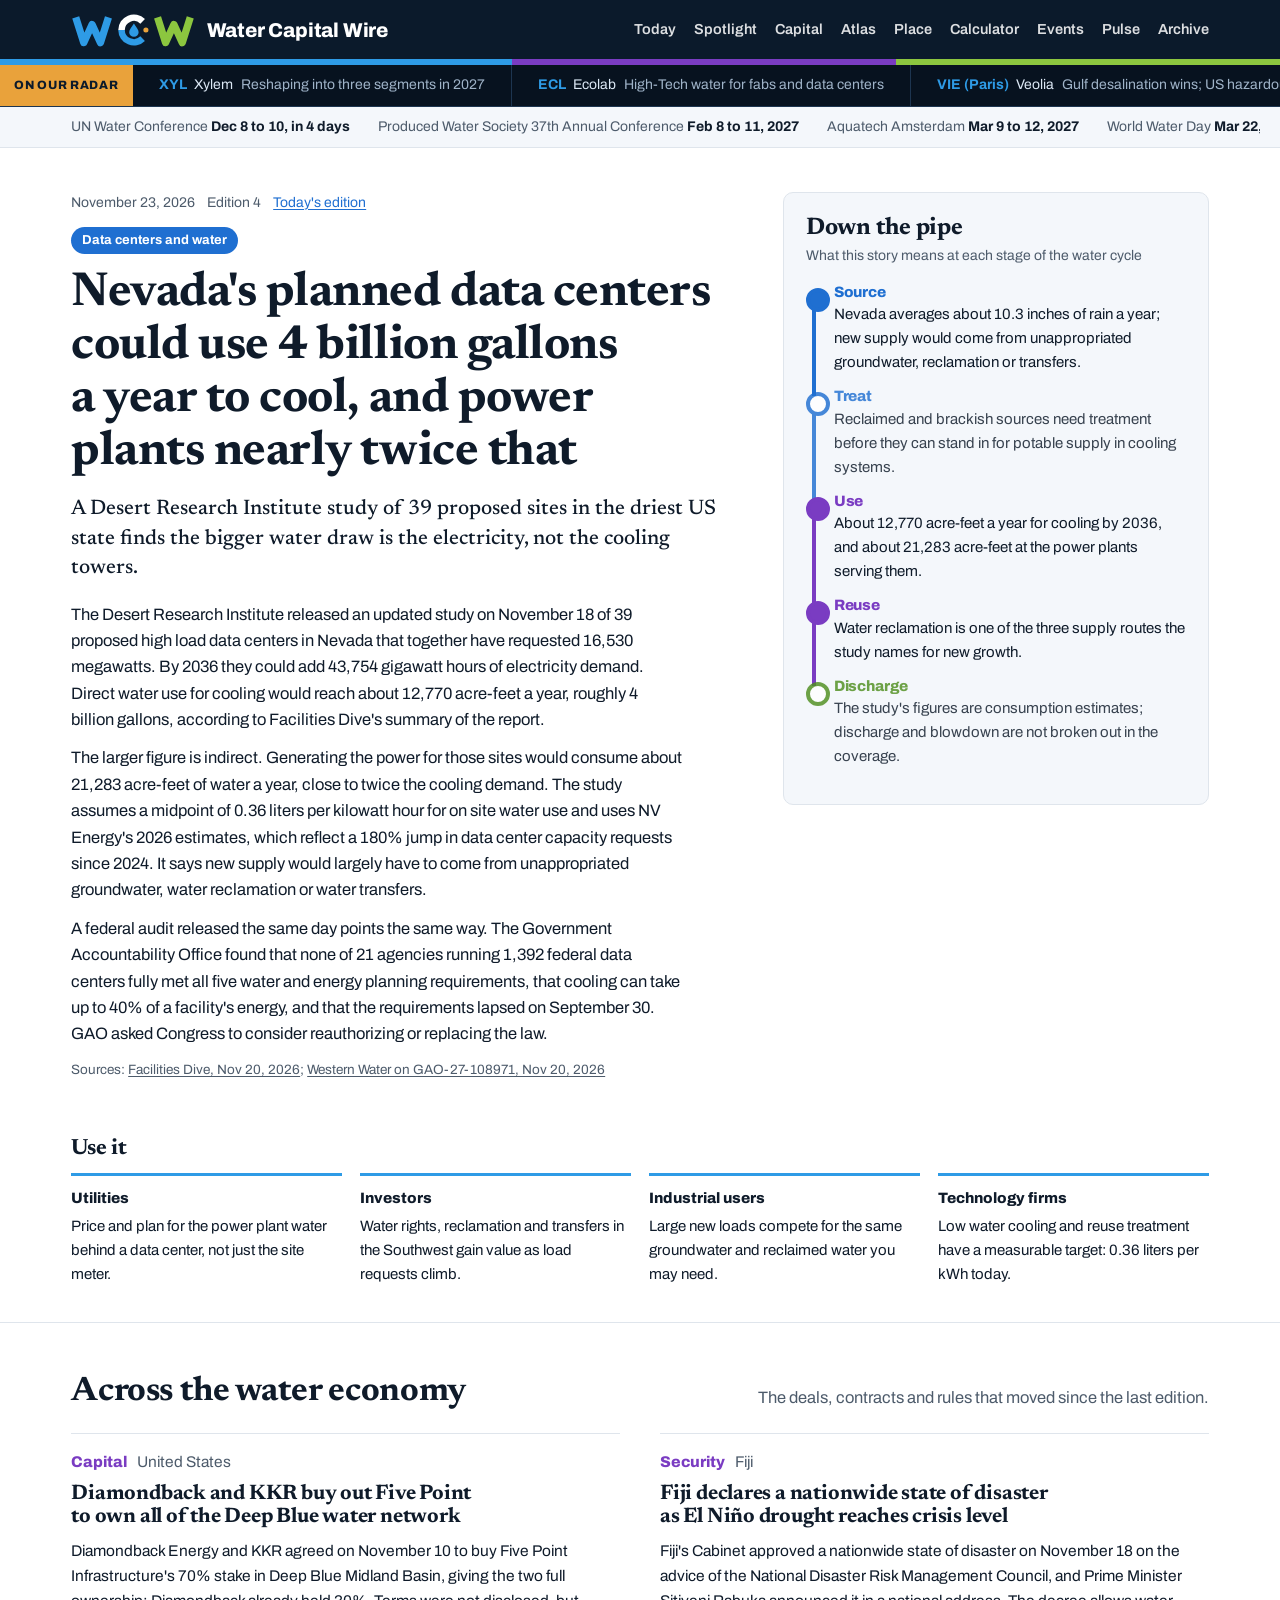
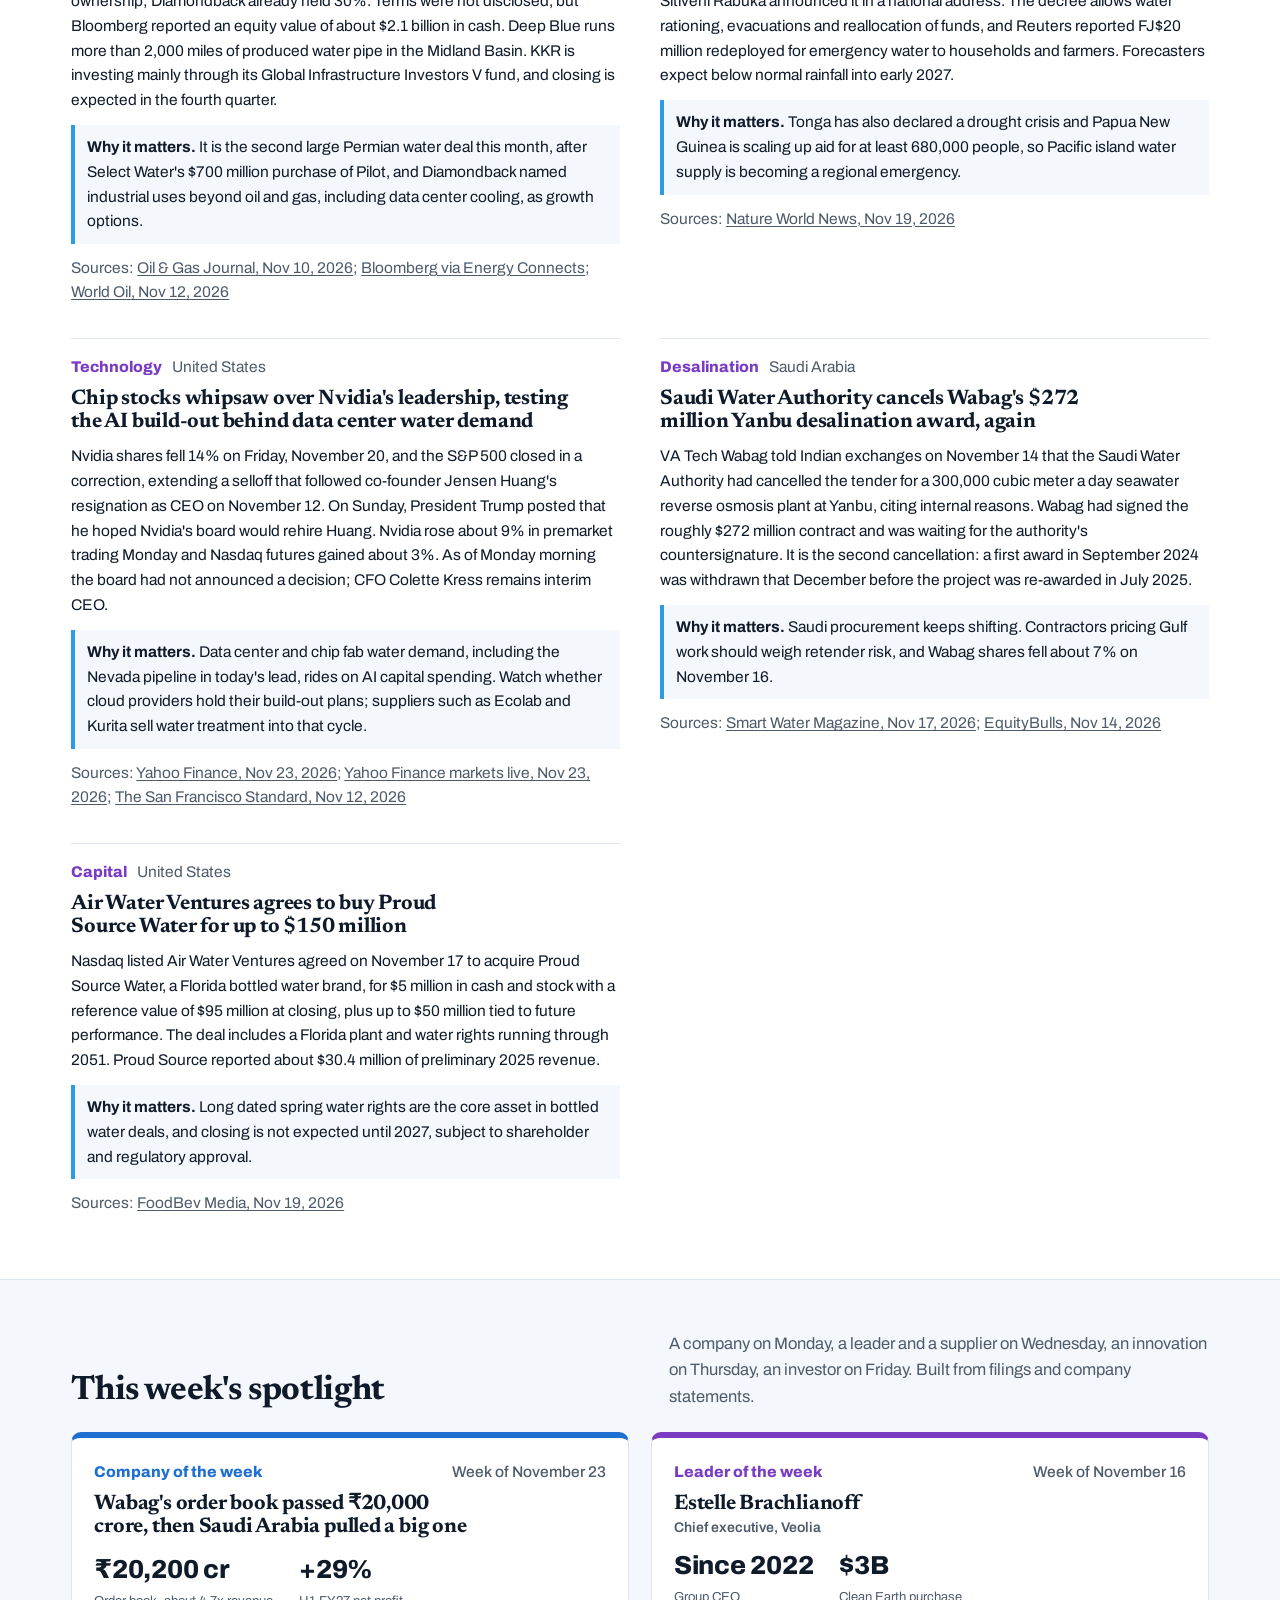
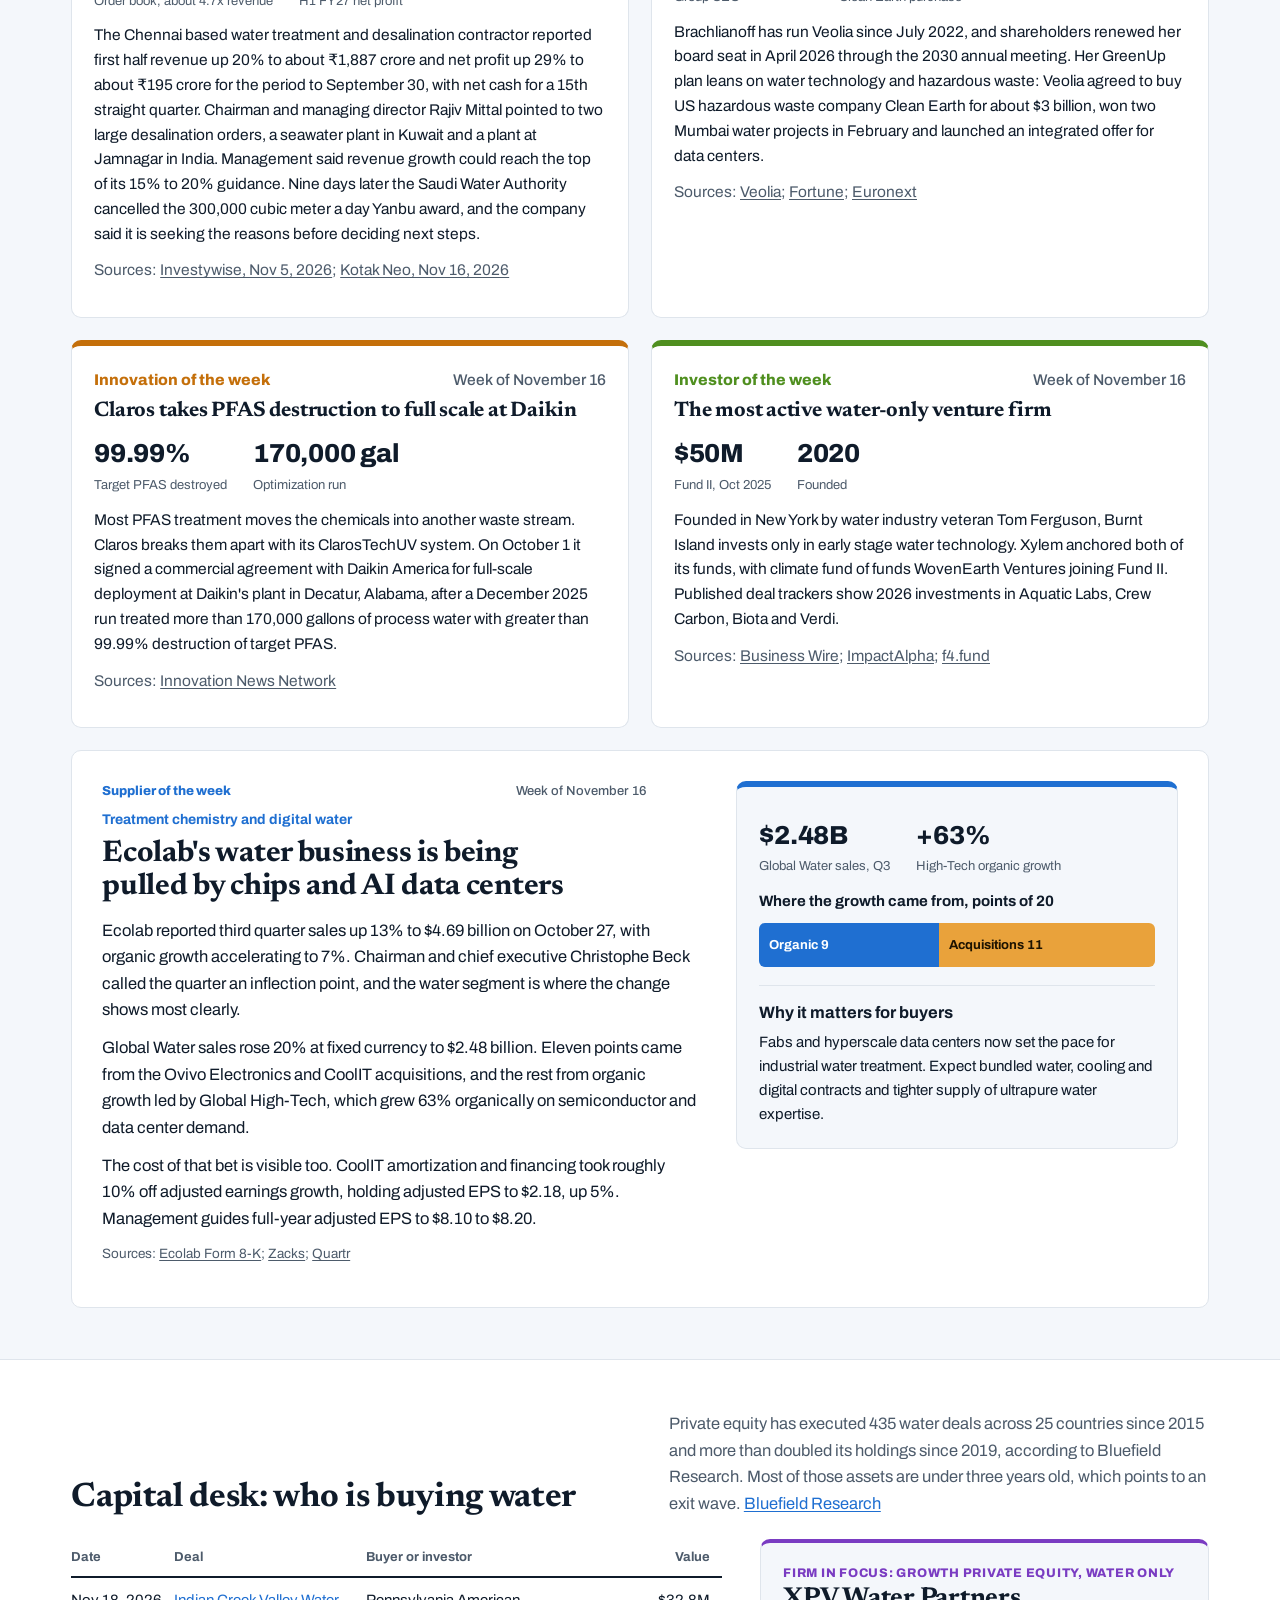
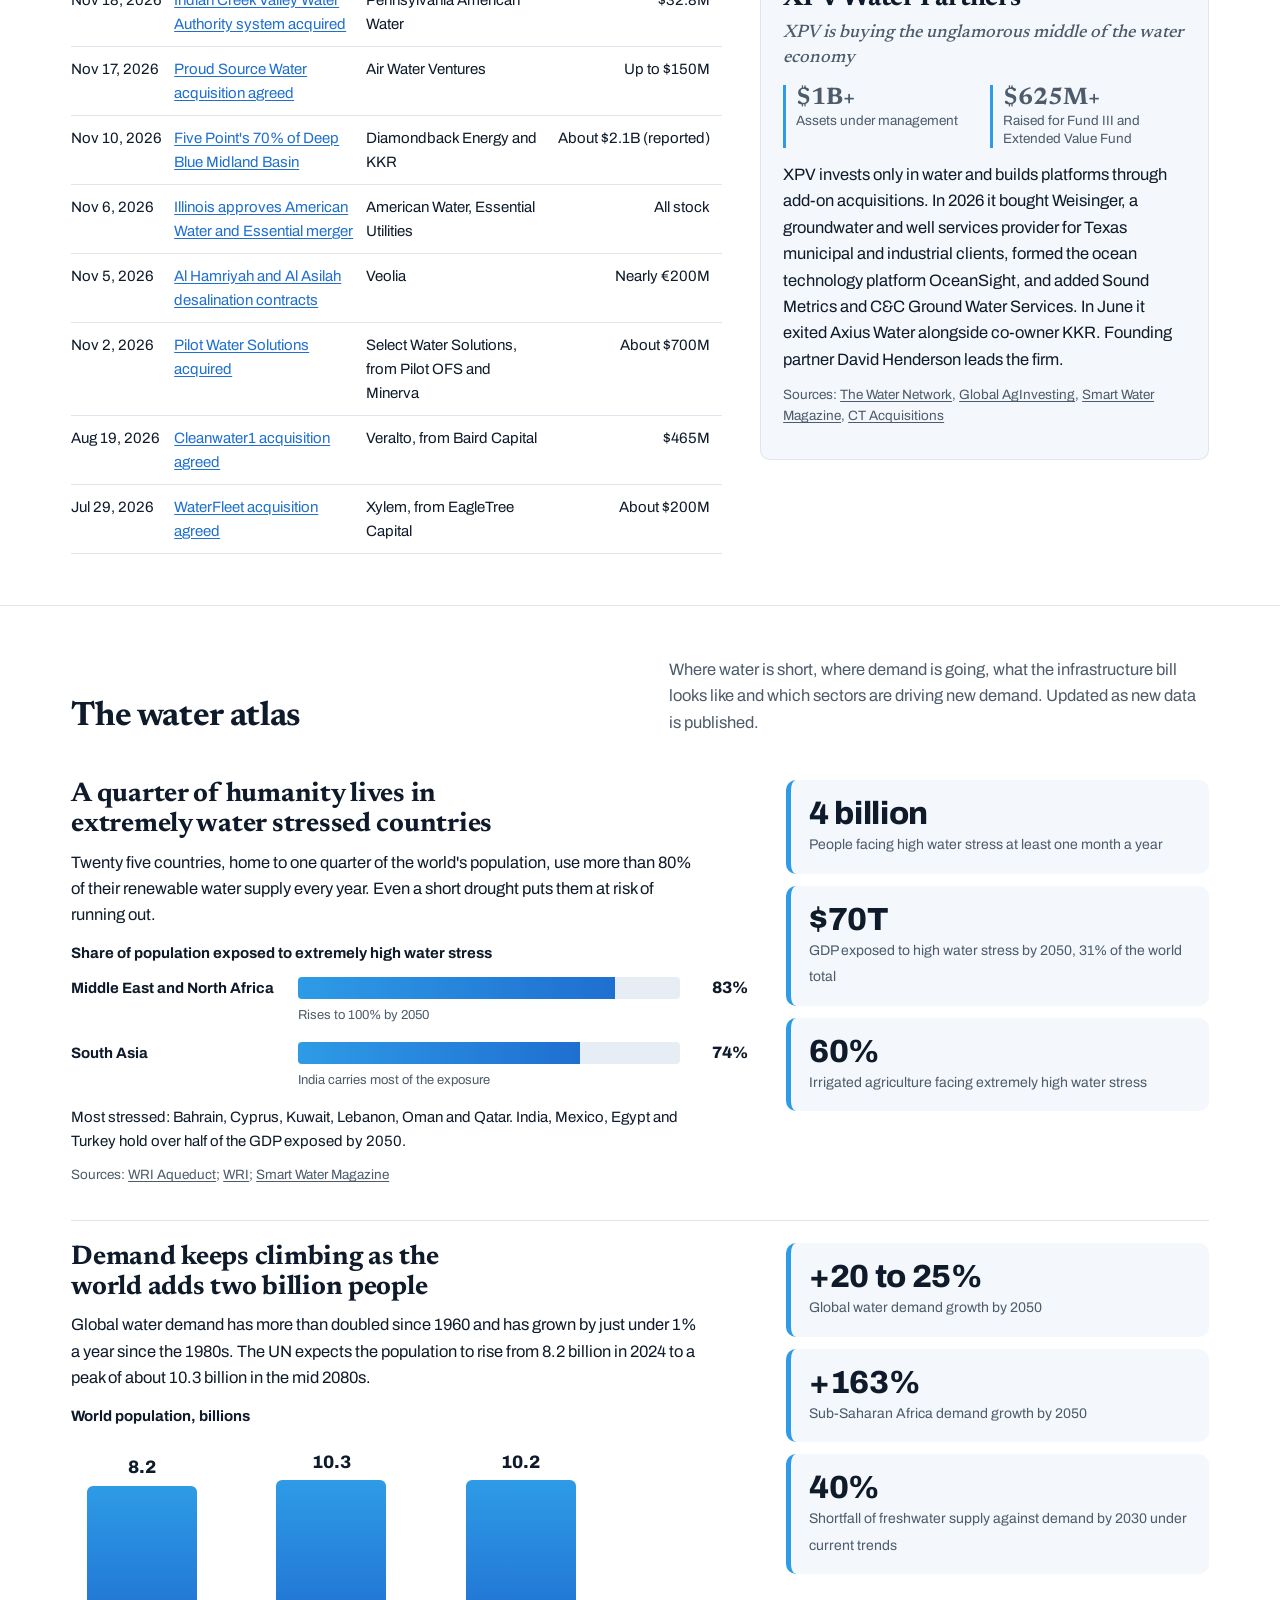
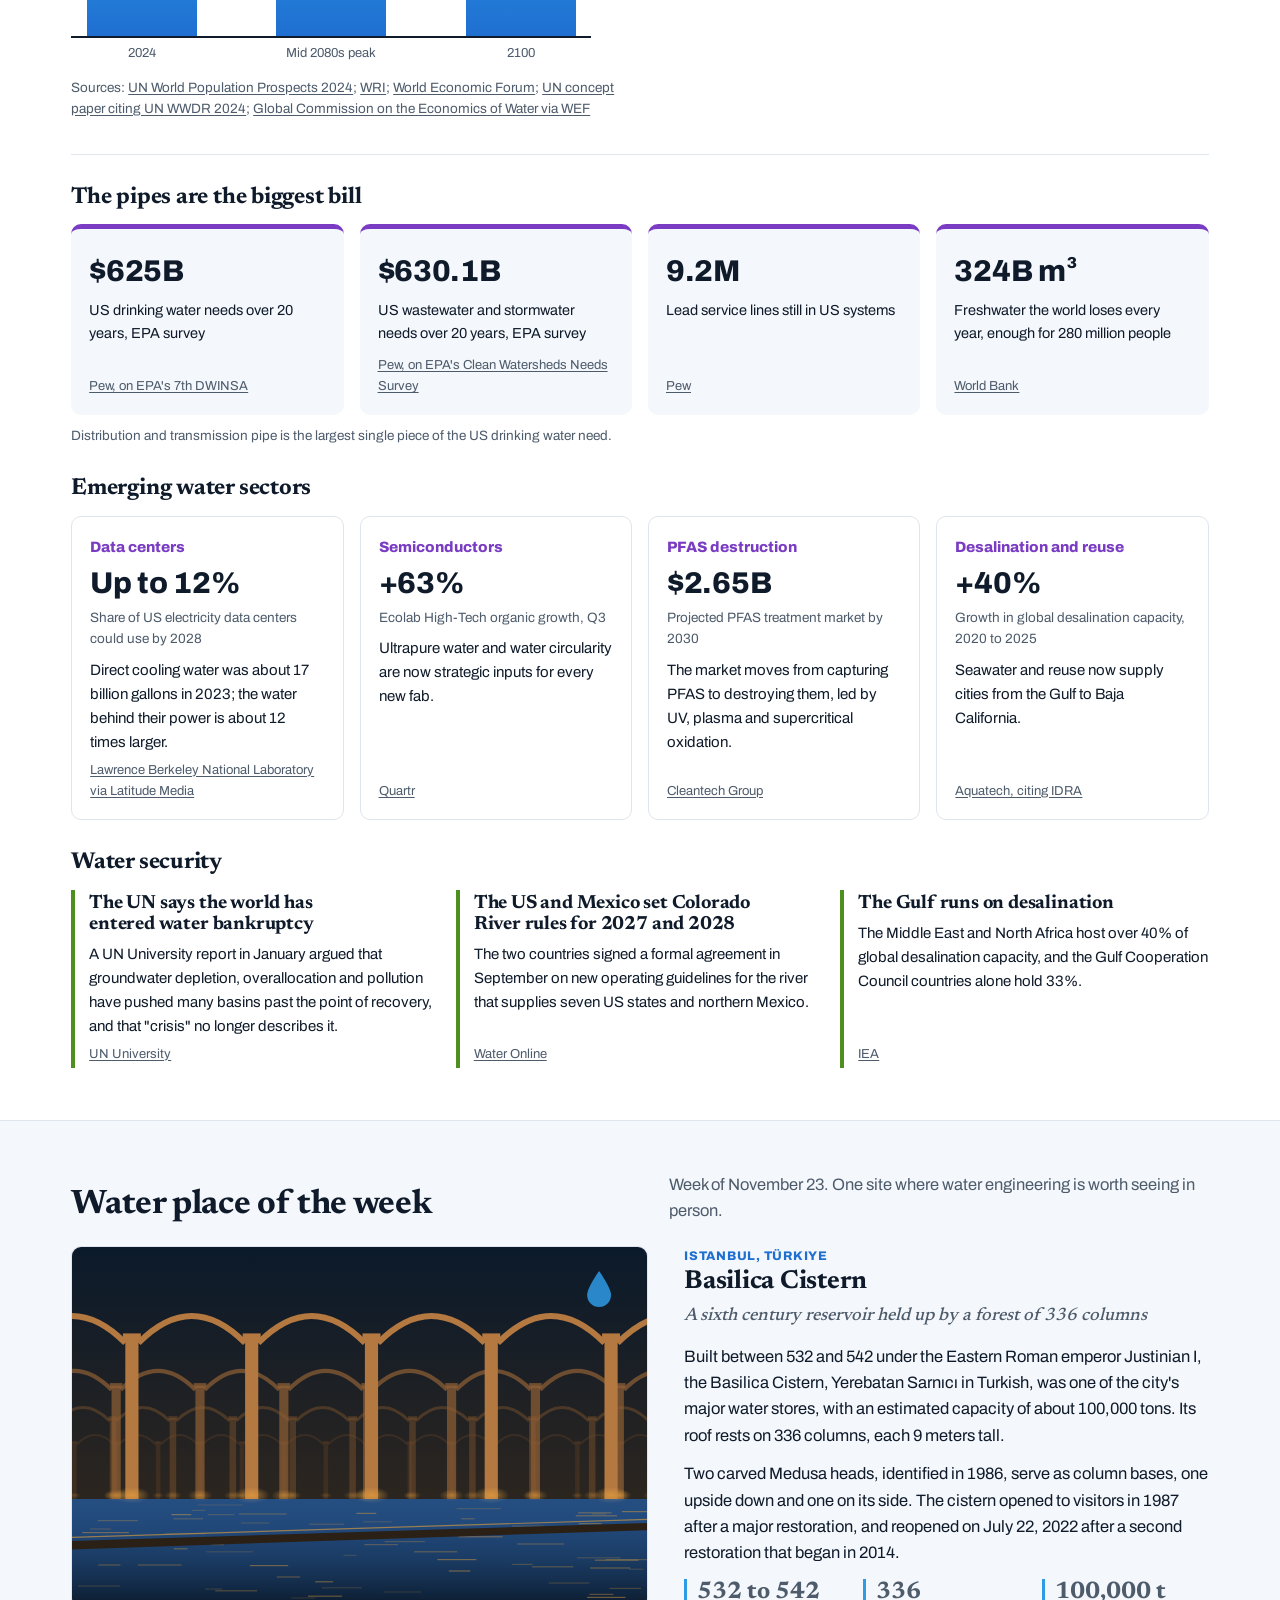
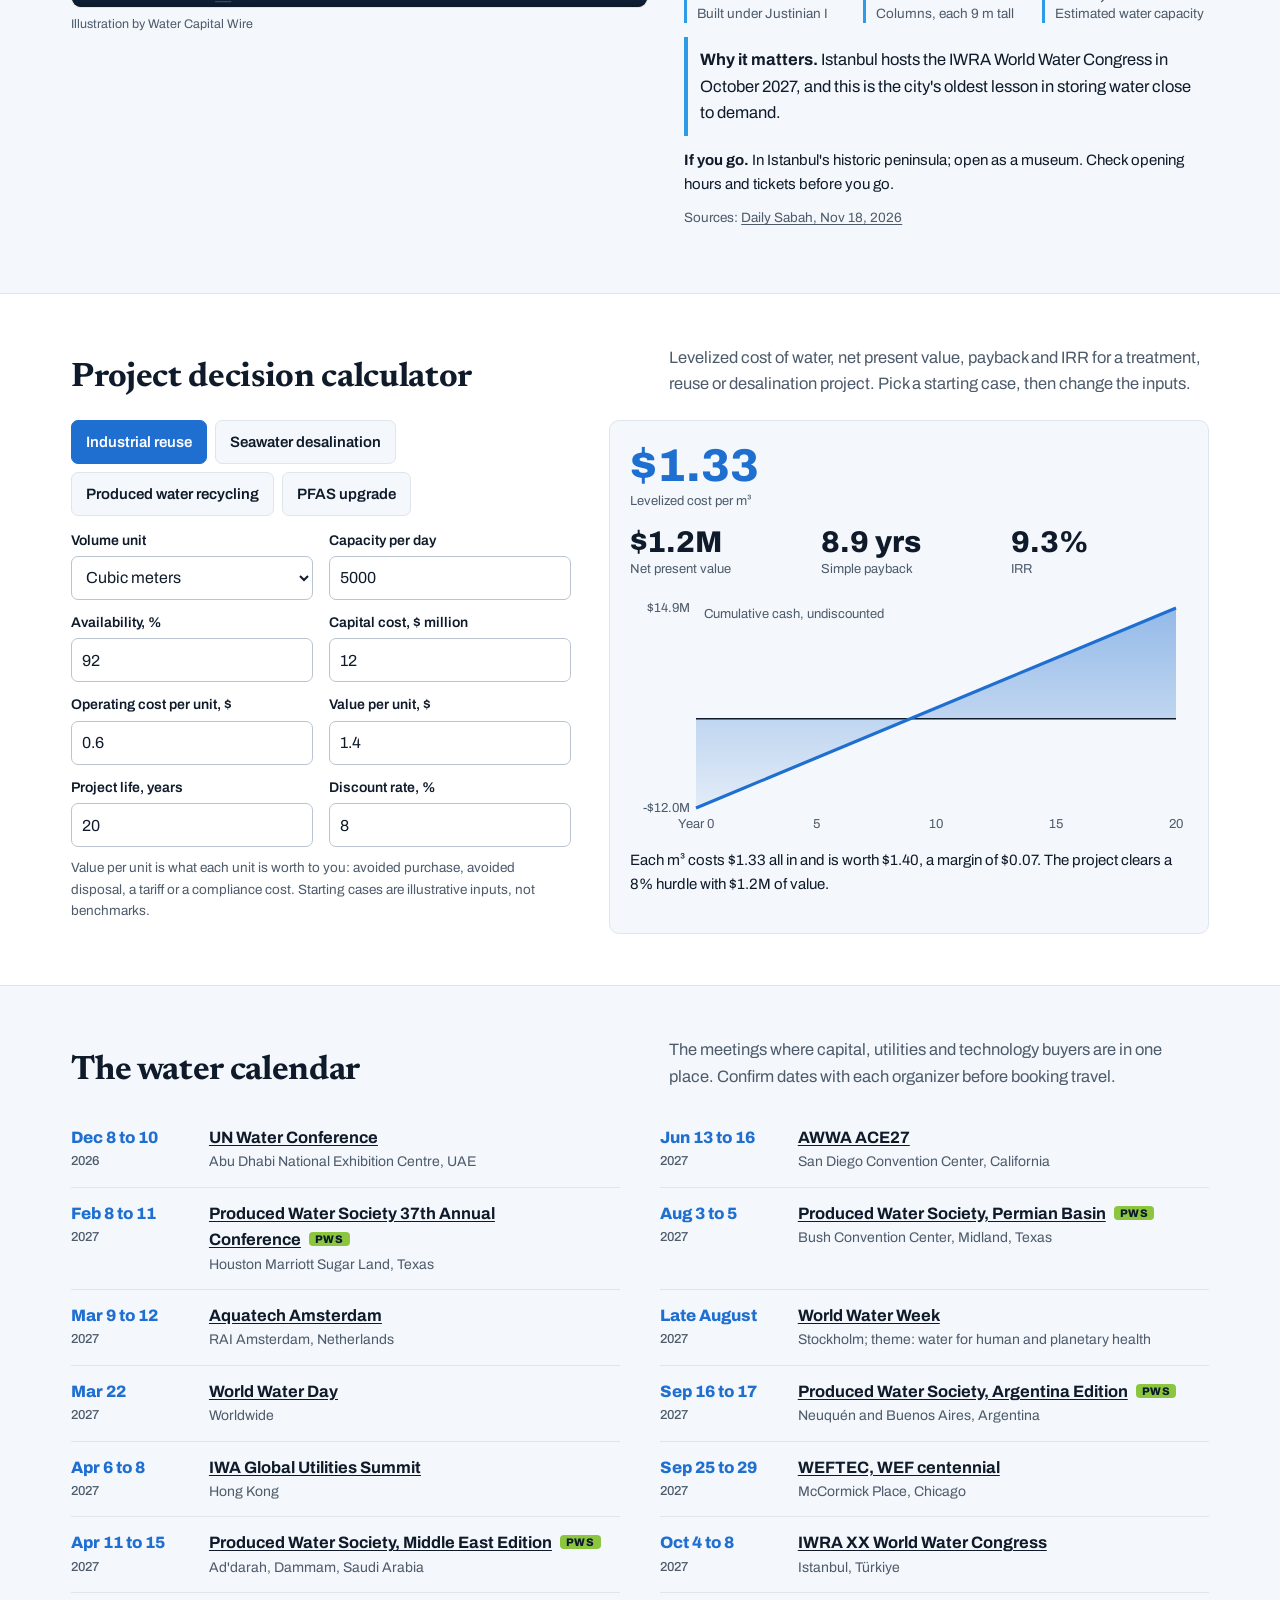
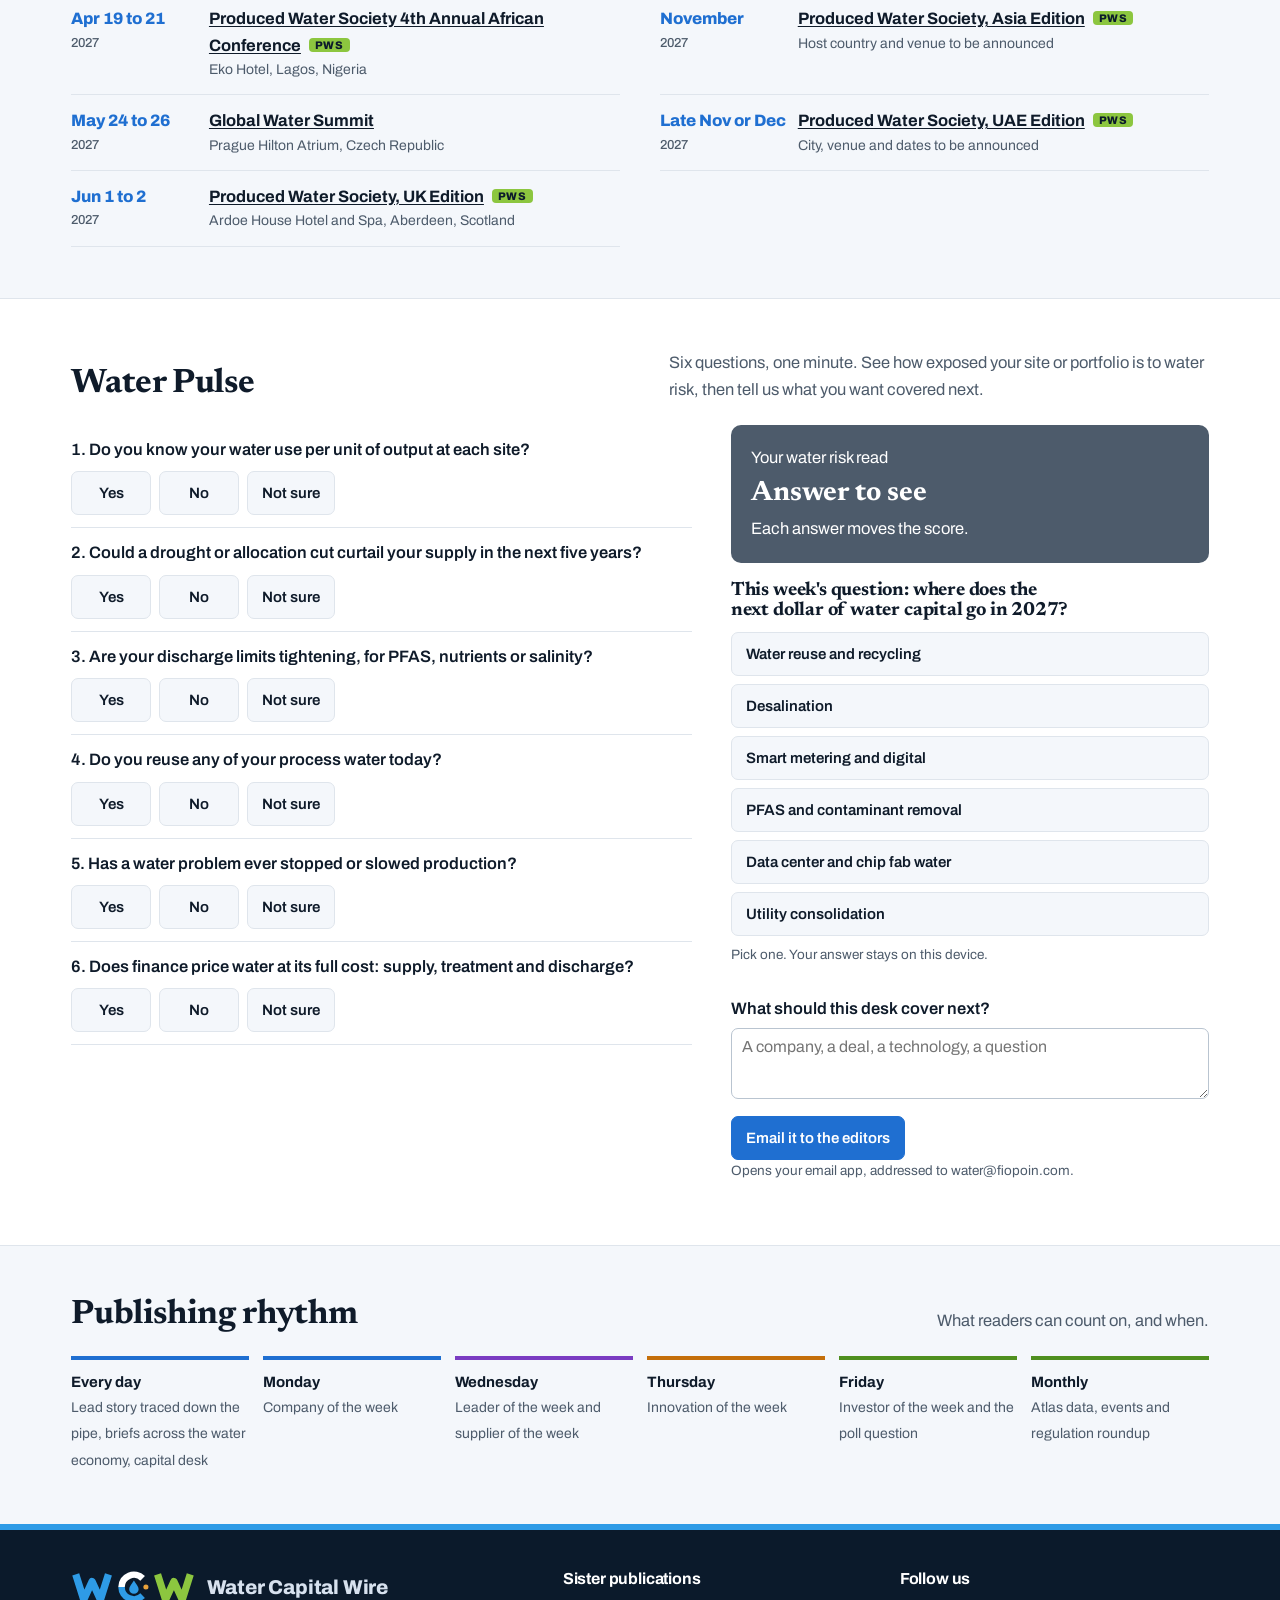
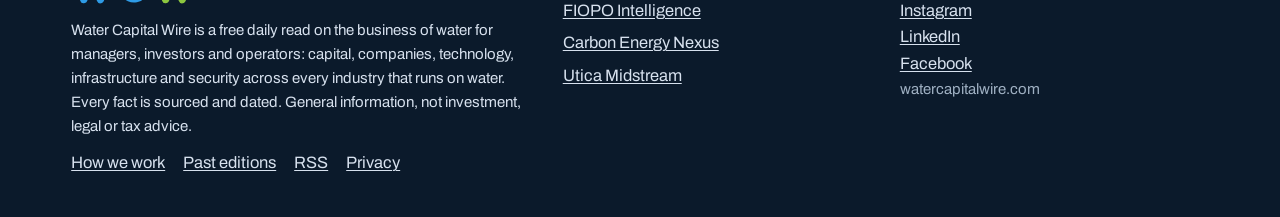
<file: archive/2026-11-23.html>
<!DOCTYPE html>
<html lang="en">
<head>
<meta charset="utf-8">
<meta name="viewport" content="width=device-width, initial-scale=1">
<meta http-equiv="Content-Security-Policy" content="default-src 'self'; script-src 'self'; style-src 'self' 'unsafe-inline'; img-src 'self' data:; font-src 'self'; connect-src 'self'; object-src 'none'; base-uri 'self'; form-action 'self' mailto:; upgrade-insecure-requests">
<meta name="referrer" content="strict-origin-when-cross-origin">
<title>Nevada&#39;s planned data centers could use 4 billion gallons a year to cool, and power plants nearly twice that | Water Capital Wire</title>
<meta name="description" content="A new Desert Research Institute study finds 39 proposed Nevada data centers could use about 4 billion gallons a year for cooling by 2036, while the power plants serving them would consume nearly twice as much water again.">
<meta name="robots" content="index, follow, max-image-preview:large">
<link rel="canonical" href="https://watercapitalwire.com/archive/2026-11-23.html">


<meta name="theme-color" content="#0b1a2b">
<meta property="og:type" content="article">
<meta property="og:site_name" content="Water Capital Wire">
<meta property="og:title" content="Nevada&#39;s planned data centers could use 4 billion gallons a year to cool, and power plants nearly twice that">
<meta property="og:description" content="A new Desert Research Institute study finds 39 proposed Nevada data centers could use about 4 billion gallons a year for cooling by 2036, while the power plants serving them would consume nearly twice as much water again.">
<meta property="og:url" content="https://watercapitalwire.com/archive/2026-11-23.html">
<meta property="og:image" content="https://watercapitalwire.com/social/2026-11-23.png">
<meta property="og:image:width" content="1080"><meta property="og:image:height" content="1350">
<meta property="article:published_time" content="2026-11-23T04:17:00-06:00">
<meta name="twitter:card" content="summary_large_image">
<meta name="twitter:title" content="Nevada&#39;s planned data centers could use 4 billion gallons a year to cool, and power plants nearly twice that">
<meta name="twitter:description" content="A new Desert Research Institute study finds 39 proposed Nevada data centers could use about 4 billion gallons a year for cooling by 2036, while the power plants serving them would consume nearly twice as much water again.">
<meta name="twitter:image" content="https://watercapitalwire.com/social/2026-11-23.png">
<link rel="icon" type="image/svg+xml" href="../brand/wcw-icon.svg">
<link rel="apple-touch-icon" href="../brand/wcw-icon-180.png">
<link rel="alternate" type="application/rss+xml" title="Water Capital Wire" href="../feed.xml">
<link rel="preload" href="../assets/fonts/newsreader-latin-700-normal.woff2" as="font" type="font/woff2" crossorigin>
<link rel="preload" href="../assets/fonts/archivo-latin-400-normal.woff2" as="font" type="font/woff2" crossorigin>
<link rel="stylesheet" href="../assets/style.css?v=f85b350a">

<script type="application/ld+json">{"@context": "https://schema.org", "@graph": [{"@type": "NewsMediaOrganization", "@id": "https://watercapitalwire.com/#org", "name": "Water Capital Wire", "url": "https://watercapitalwire.com/", "logo": {"@type": "ImageObject", "url": "https://watercapitalwire.com/brand/wcw-icon-512.png", "width": 512, "height": 512}, "description": "A free daily read on the business of water for managers, investors and operators: capital, companies, technology, infrastructure and water security, with every fact sourced and dated.", "sameAs": ["https://www.instagram.com/watercapitalwire/", "https://www.linkedin.com/company/watercapitalwire/", "https://www.facebook.com/1468106023047747"]}, {"@type": "NewsArticle", "@id": "https://watercapitalwire.com/archive/2026-11-23.html#article", "headline": "Nevada's planned data centers could use 4 billion gallons a year to cool, and power plants nearly twice that", "description": "A new Desert Research Institute study finds 39 proposed Nevada data centers could use about 4 billion gallons a year for cooling by 2036, while the power plants serving them would consume nearly twice as much water again.", "url": "https://watercapitalwire.com/archive/2026-11-23.html", "mainEntityOfPage": "https://watercapitalwire.com/archive/2026-11-23.html", "image": ["https://watercapitalwire.com/social/2026-11-23.png"], "datePublished": "2026-11-23T04:17:00-06:00", "dateModified": "2026-11-23T04:17:00-06:00", "inLanguage": "en-US", "isAccessibleForFree": true, "articleSection": ["Data centers and water", "Capital", "Security", "Technology", "Desalination", "Capital"], "author": {"@id": "https://watercapitalwire.com/#org"}, "publisher": {"@id": "https://watercapitalwire.com/#org"}}, {"@type": "Person", "name": "Estelle Brachlianoff", "jobTitle": "Chief executive, Veolia"}]}</script>
</head>
<body>
<a class="skip" href="#main">Skip to content</a>
<header class="mast">
 <div class="wrap mast-in">
  <a class="logo" href="../" aria-label="Water Capital Wire home"><img src="../brand/wcw-mark-white.svg" alt="" width="124" height="34"><span>Water Capital Wire</span></a>
  <nav class="nav" aria-label="Main">
   <a href="../#today">Today</a>
   <a href="../#spotlight">Spotlight</a>
   <a href="../#capital">Capital</a>
   <a href="../#atlas">Atlas</a>
   <a href="../#place">Place</a>
   <a href="../#calculator">Calculator</a>
   <a href="../#events">Events</a>
   <a href="../#pulse">Pulse</a>
   <a href="../archive/">Archive</a>
  </nav>
 </div>
 <div class="pipe" aria-hidden="true"></div>
</header>
<div class="ticker" aria-label="Water equities on our radar">
 <span class="tk-label">On our radar</span>
 <div class="tk-view"><div class="tk-track"><ul><li><b>XYL</b> Xylem<span>Reshaping into three segments in 2027</span></li><li><b>ECL</b> Ecolab<span>High-Tech water for fabs and data centers</span></li><li><b>VIE (Paris)</b> Veolia<span>Gulf desalination wins; US hazardous waste push</span></li><li><b>VLTO</b> Veralto<span>Cleanwater1 purchase expected to close in Q4</span></li><li><b>AWK</b> American Water Works<span>Essential merger: 4 states approved, close by Q1 2027</span></li><li><b>WTRG</b> Essential Utilities<span>Being acquired by American Water</span></li><li><b>HTO</b> H2O America<span>Texas expansion through Quadvest</span></li><li><b>CWT</b> California Water Service<span>Becomes Watermark Utilities on Nov 30</span></li><li><b>PNR</b> Pentair<span>Pool and water treatment</span></li><li><b>WTS</b> Watts Water<span>Flow control inside buildings</span></li><li><b>BMI</b> Badger Meter<span>Utility metering and software</span></li><li><b>MWA</b> Mueller Water Products<span>Aging network replacement</span></li><li><b>ERII</b> Energy Recovery<span>Pressure exchangers for reverse osmosis</span></li><li><b>6370 (Tokyo)</b> Kurita Water<span>Ultrapure water; new India joint venture</span></li><li><b>PHO, CGW, FIW</b> Water ETFs<span>Invesco and First Trust water baskets</span></li></ul><ul aria-hidden="true"><li><b>XYL</b> Xylem<span>Reshaping into three segments in 2027</span></li><li><b>ECL</b> Ecolab<span>High-Tech water for fabs and data centers</span></li><li><b>VIE (Paris)</b> Veolia<span>Gulf desalination wins; US hazardous waste push</span></li><li><b>VLTO</b> Veralto<span>Cleanwater1 purchase expected to close in Q4</span></li><li><b>AWK</b> American Water Works<span>Essential merger: 4 states approved, close by Q1 2027</span></li><li><b>WTRG</b> Essential Utilities<span>Being acquired by American Water</span></li><li><b>HTO</b> H2O America<span>Texas expansion through Quadvest</span></li><li><b>CWT</b> California Water Service<span>Becomes Watermark Utilities on Nov 30</span></li><li><b>PNR</b> Pentair<span>Pool and water treatment</span></li><li><b>WTS</b> Watts Water<span>Flow control inside buildings</span></li><li><b>BMI</b> Badger Meter<span>Utility metering and software</span></li><li><b>MWA</b> Mueller Water Products<span>Aging network replacement</span></li><li><b>ERII</b> Energy Recovery<span>Pressure exchangers for reverse osmosis</span></li><li><b>6370 (Tokyo)</b> Kurita Water<span>Ultrapure water; new India joint venture</span></li><li><b>PHO, CGW, FIW</b> Water ETFs<span>Invesco and First Trust water baskets</span></li></ul></div></div>
</div>
<div class="next" aria-label="Coming up">
 <div class="wrap next-in"><div><span>UN Water Conference</span> <strong data-start="2026-12-08">Dec 8 to 10</strong></div><div><span>Produced Water Society 37th Annual Conference</span> <strong>Feb 8 to 11, 2027</strong></div><div><span>Aquatech Amsterdam</span> <strong>Mar 9 to 12, 2027</strong></div><div><span>World Water Day</span> <strong>Mar 22, 2027</strong></div><div><span>IWA Global Utilities Summit</span> <strong>Apr 6 to 8, 2027</strong></div></div>
</div>

<main id="main">
<section id="today" class="wrap lead">
 <article class="story">
  <p class="meta">November 23, 2026<span>Edition 4</span><a href="../">Today's edition</a></p>
  <p class="tag">Data centers and water</p>
  <h1>Nevada&#39;s planned data centers could use 4 billion gallons a year to cool, and power plants nearly twice that</h1>
  <p class="dek">A Desert Research Institute study of 39 proposed sites in the driest US state finds the bigger water draw is the electricity, not the cooling towers.</p>
  <p>The Desert Research Institute released an updated study on November 18 of 39 proposed high load data centers in Nevada that together have requested 16,530 megawatts. By 2036 they could add 43,754 gigawatt hours of electricity demand. Direct water use for cooling would reach about 12,770 acre-feet a year, roughly 4 billion gallons, according to Facilities Dive&#39;s summary of the report.</p><p>The larger figure is indirect. Generating the power for those sites would consume about 21,283 acre-feet of water a year, close to twice the cooling demand. The study assumes a midpoint of 0.36 liters per kilowatt hour for on site water use and uses NV Energy&#39;s 2026 estimates, which reflect a 180% jump in data center capacity requests since 2024. It says new supply would largely have to come from unappropriated groundwater, water reclamation or water transfers.</p><p>A federal audit released the same day points the same way. The Government Accountability Office found that none of 21 agencies running 1,392 federal data centers fully met all five water and energy planning requirements, that cooling can take up to 40% of a facility&#39;s energy, and that the requirements lapsed on September 30. GAO asked Congress to consider reauthorizing or replacing the law.</p>
  <p class="src">Sources: <a href="https://www.facilitiesdive.com/news/new-data-centers-could-draw-4b-gallons-of-water-a-year-out-of-nevada-drie/875249/" rel="noopener">Facilities Dive, Nov 20, 2026</a>; <a href="https://www.western-water.com/2026/11/20/gao-federal-data-centers-fall-short-on-water-energy-rules/" rel="noopener">Western Water on GAO-27-108971, Nov 20, 2026</a></p>
 </article>
 <aside class="cycle" aria-label="Down the pipe">
  <h2>Down the pipe</h2>
  <p class="cyc-sub">What this story means at each stage of the water cycle</p>
  
  <div class="stop c-blue on"><h3>Source</h3><p>Nevada averages about 10.3 inches of rain a year; new supply would come from unappropriated groundwater, reclamation or transfers.</p></div>
  
  <div class="stop c-blue"><h3>Treat</h3><p>Reclaimed and brackish sources need treatment before they can stand in for potable supply in cooling systems.</p></div>
  
  <div class="stop c-purple on"><h3>Use</h3><p>About 12,770 acre-feet a year for cooling by 2036, and about 21,283 acre-feet at the power plants serving them.</p></div>
  
  <div class="stop c-purple on"><h3>Reuse</h3><p>Water reclamation is one of the three supply routes the study names for new growth.</p></div>
  
  <div class="stop c-green"><h3>Discharge</h3><p>The study&#39;s figures are consumption estimates; discharge and blowdown are not broken out in the coverage.</p></div>
  
 </aside>
</section>
<section class="wrap useit" aria-label="Use it">
 <h2>Use it</h2>
 <dl><div><dt>Utilities</dt><dd>Price and plan for the power plant water behind a data center, not just the site meter.</dd></div><div><dt>Investors</dt><dd>Water rights, reclamation and transfers in the Southwest gain value as load requests climb.</dd></div><div><dt>Industrial users</dt><dd>Large new loads compete for the same groundwater and reclaimed water you may need.</dd></div><div><dt>Technology firms</dt><dd>Low water cooling and reuse treatment have a measurable target: 0.36 liters per kWh today.</dd></div></dl>
</section>

<section class="band" id="briefs">
 <div class="wrap">
  <div class="head"><h2>Across the water economy</h2><p>The deals, contracts and rules that moved since the last edition.</p></div>
  <div class="briefs">
  
  <article class="brief" id="money">
   <p class="bt"><span class="sec">Capital</span><span>United States</span></p>
   <h3>Diamondback and KKR buy out Five Point to own all of the Deep Blue water network</h3>
   <p>Diamondback Energy and KKR agreed on November 10 to buy Five Point Infrastructure&#39;s 70% stake in Deep Blue Midland Basin, giving the two full ownership; Diamondback already held 30%. Terms were not disclosed, but Bloomberg reported an equity value of about $2.1 billion in cash. Deep Blue runs more than 2,000 miles of produced water pipe in the Midland Basin. KKR is investing mainly through its Global Infrastructure Investors V fund, and closing is expected in the fourth quarter.</p>
   <p class="why"><b>Why it matters.</b> It is the second large Permian water deal this month, after Select Water&#39;s $700 million purchase of Pilot, and Diamondback named industrial uses beyond oil and gas, including data center cooling, as growth options.</p>
   <p class="src">Sources: <a href="https://www.ogj.com/general-interest/companies/news/55417839/diamondback-kkr-to-jointly-own-entirety-of-midland-basin-water-network-deep-blue" rel="noopener">Oil &amp; Gas Journal, Nov 10, 2026</a>; <a href="https://www.energyconnects.com/news/gas-lng/2026/november/diamondback-kkr-to-get-stake-in-water-firm-for-21-billion/" rel="noopener">Bloomberg via Energy Connects</a>; <a href="https://www.worldoil.com/news/2026/11/12/diamondback-teams-with-kkr-on-deep-blue-water-infrastructure-deal-in-the-permian" rel="noopener">World Oil, Nov 12, 2026</a></p>
  </article>
  
  <article class="brief" id="world">
   <p class="bt"><span class="sec">Security</span><span>Fiji</span></p>
   <h3>Fiji declares a nationwide state of disaster as El Niño drought reaches crisis level</h3>
   <p>Fiji&#39;s Cabinet approved a nationwide state of disaster on November 18 on the advice of the National Disaster Risk Management Council, and Prime Minister Sitiveni Rabuka announced it in a national address. The decree allows water rationing, evacuations and reallocation of funds, and Reuters reported FJ$20 million redeployed for emergency water to households and farmers. Forecasters expect below normal rainfall into early 2027.</p>
   <p class="why"><b>Why it matters.</b> Tonga has also declared a drought crisis and Papua New Guinea is scaling up aid for at least 680,000 people, so Pacific island water supply is becoming a regional emergency.</p>
   <p class="src">Sources: <a href="https://www.natureworldnews.com/articles/73934/20261119/fiji-declares-nationwide-state-disaster-el-nino-drought-reaches-crisis-level.htm" rel="noopener">Nature World News, Nov 19, 2026</a></p>
  </article>
  
  <article class="brief" id="ai">
   <p class="bt"><span class="sec">Technology</span><span>United States</span></p>
   <h3>Chip stocks whipsaw over Nvidia&#39;s leadership, testing the AI build-out behind data center water demand</h3>
   <p>Nvidia shares fell 14% on Friday, November 20, and the S&amp;P 500 closed in a correction, extending a selloff that followed co-founder Jensen Huang&#39;s resignation as CEO on November 12. On Sunday, President Trump posted that he hoped Nvidia&#39;s board would rehire Huang. Nvidia rose about 9% in premarket trading Monday and Nasdaq futures gained about 3%. As of Monday morning the board had not announced a decision; CFO Colette Kress remains interim CEO.</p>
   <p class="why"><b>Why it matters.</b> Data center and chip fab water demand, including the Nevada pipeline in today&#39;s lead, rides on AI capital spending. Watch whether cloud providers hold their build-out plans; suppliers such as Ecolab and Kurita sell water treatment into that cycle.</p>
   <p class="src">Sources: <a href="https://finance.yahoo.com/markets/stocks/article/nvidia-stock-jumps-as-dc-makes-stunning-u-turn-on-jensen-huang-113419437.html" rel="noopener">Yahoo Finance, Nov 23, 2026</a>; <a href="https://finance.yahoo.com/markets/live/stock-market-today-monday-november-23-dow-sp-500-nasdaq-091118583.html" rel="noopener">Yahoo Finance markets live, Nov 23, 2026</a>; <a href="https://sfstandard.com/2026/11/12/nvidia-shares-tumble-as-wall-street-reacts-huang-s-exit/" rel="noopener">The San Francisco Standard, Nov 12, 2026</a></p>
  </article>
  
  <article class="brief" id="desal">
   <p class="bt"><span class="sec">Desalination</span><span>Saudi Arabia</span></p>
   <h3>Saudi Water Authority cancels Wabag&#39;s $272 million Yanbu desalination award, again</h3>
   <p>VA Tech Wabag told Indian exchanges on November 14 that the Saudi Water Authority had cancelled the tender for a 300,000 cubic meter a day seawater reverse osmosis plant at Yanbu, citing internal reasons. Wabag had signed the roughly $272 million contract and was waiting for the authority&#39;s countersignature. It is the second cancellation: a first award in September 2024 was withdrawn that December before the project was re-awarded in July 2025.</p>
   <p class="why"><b>Why it matters.</b> Saudi procurement keeps shifting. Contractors pricing Gulf work should weigh retender risk, and Wabag shares fell about 7% on November 16.</p>
   <p class="src">Sources: <a href="https://smartwatermagazine.com/news/smart-water-magazine/saudi-water-authority-cancels-wabags-yanbu-desalination-award-for-the-second-time" rel="noopener">Smart Water Magazine, Nov 17, 2026</a>; <a href="https://www.equitybulls.com/news/378931/wabag-s-saudi-arabia-300-mld-desalination-project-tender-cancelled-by-customer" rel="noopener">EquityBulls, Nov 14, 2026</a></p>
  </article>
  
  <article class="brief" id="bottled">
   <p class="bt"><span class="sec">Capital</span><span>United States</span></p>
   <h3>Air Water Ventures agrees to buy Proud Source Water for up to $150 million</h3>
   <p>Nasdaq listed Air Water Ventures agreed on November 17 to acquire Proud Source Water, a Florida bottled water brand, for $5 million in cash and stock with a reference value of $95 million at closing, plus up to $50 million tied to future performance. The deal includes a Florida plant and water rights running through 2051. Proud Source reported about $30.4 million of preliminary 2025 revenue.</p>
   <p class="why"><b>Why it matters.</b> Long dated spring water rights are the core asset in bottled water deals, and closing is not expected until 2027, subject to shareholder and regulatory approval.</p>
   <p class="src">Sources: <a href="https://www.foodbev.com/news/air-water-ventures-to-acquire-proud-source-water-in-150m-deal" rel="noopener">FoodBev Media, Nov 19, 2026</a></p>
  </article>
  
  </div>
 </div>
</section>


<section id="spotlight" class="band tint">
 <div class="wrap">
  <div class="head"><h2>This week's spotlight</h2><p>A company on Monday, a leader and a supplier on Wednesday, an innovation on Thursday, an investor on Friday. Built from filings and company statements.</p></div>
  <div class="grid2">
  
  
  <article class="card c-blue" id="company">
   <p class="k">Company of the week<span>Week of November 23</span></p>
   <h3>Wabag&#39;s order book passed ₹20,000 crore, then Saudi Arabia pulled a big one</h3>
   <div class="figs"><div><strong>₹20,200 cr</strong>Order book, about 4.7x revenue</div><div><strong>+29%</strong>H1 FY27 net profit</div></div>
   <p>The Chennai based water treatment and desalination contractor reported first half revenue up 20% to about ₹1,887 crore and net profit up 29% to about ₹195 crore for the period to September 30, with net cash for a 15th straight quarter. Chairman and managing director Rajiv Mittal pointed to two large desalination orders, a seawater plant in Kuwait and a plant at Jamnagar in India. Management said revenue growth could reach the top of its 15% to 20% guidance. Nine days later the Saudi Water Authority cancelled the 300,000 cubic meter a day Yanbu award, and the company said it is seeking the reasons before deciding next steps.</p>
   <p class="src">Sources: <a href="https://www.investywise.com/va-tech-wabag-limited-financial-results-for-q2-fy27" rel="noopener">Investywise, Nov 5, 2026</a>; <a href="https://www.kotakneo.com/news/stocks/va-tech-wabag-saudi-order-update/" rel="noopener">Kotak Neo, Nov 16, 2026</a></p>
  </article>
  
  
  <article class="card c-purple" id="leader">
   <p class="k">Leader of the week<span>Week of November 16</span></p>
   <h3>Estelle Brachlianoff<small>Chief executive, Veolia</small></h3>
   <div class="figs"><div><strong>Since 2022</strong>Group CEO</div><div><strong>$3B</strong>Clean Earth purchase</div></div>
   <p>Brachlianoff has run Veolia since July 2022, and shareholders renewed her board seat in April 2026 through the 2030 annual meeting. Her GreenUp plan leans on water technology and hazardous waste: Veolia agreed to buy US hazardous waste company Clean Earth for about $3 billion, won two Mumbai water projects in February and launched an integrated offer for data centers.</p>
   <p class="src">Sources: <a href="https://www.veolia.com/en/veolia-group/profile/board-of-directors" rel="noopener">Veolia</a>; <a href="https://fortune.com/ranking/most-powerful-women/2026/estelle-brachlianoff/" rel="noopener">Fortune</a>; <a href="https://live.euronext.com/en/products/equities/company-news/2026-02-26-veolia-strengthens-its-presence-india-two-unprecedent" rel="noopener">Euronext</a></p>
  </article>
  
  
  <article class="card c-orange" id="innovation">
   <p class="k">Innovation of the week<span>Week of November 16</span></p>
   <h3>Claros takes PFAS destruction to full scale at Daikin</h3>
   <div class="figs"><div><strong>99.99%</strong>Target PFAS destroyed</div><div><strong>170,000 gal</strong>Optimization run</div></div>
   <p>Most PFAS treatment moves the chemicals into another waste stream. Claros breaks them apart with its ClarosTechUV system. On October 1 it signed a commercial agreement with Daikin America for full-scale deployment at Daikin&#39;s plant in Decatur, Alabama, after a December 2025 run treated more than 170,000 gallons of process water with greater than 99.99% destruction of target PFAS.</p>
   <p class="src">Sources: <a href="https://www.innovationnewsnetwork.com/claros-technologies-turns-pfas-destruction-into-commercial-reality/74670/" rel="noopener">Innovation News Network</a></p>
  </article>
  
  
  <article class="card c-green" id="investor">
   <p class="k">Investor of the week<span>Week of November 16</span></p>
   <h3>The most active water-only venture firm</h3>
   <div class="figs"><div><strong>$50M</strong>Fund II, Oct 2025</div><div><strong>2020</strong>Founded</div></div>
   <p>Founded in New York by water industry veteran Tom Ferguson, Burnt Island invests only in early stage water technology. Xylem anchored both of its funds, with climate fund of funds WovenEarth Ventures joining Fund II. Published deal trackers show 2026 investments in Aquatic Labs, Crew Carbon, Biota and Verdi.</p>
   <p class="src">Sources: <a href="https://www.businesswire.com/news/home/20251022551885/en" rel="noopener">Business Wire</a>; <a href="https://impactalpha.com/?p=121489" rel="noopener">ImpactAlpha</a>; <a href="https://f4.fund/firms/burnt-island-ventures" rel="noopener">f4.fund</a></p>
  </article>
  
  </div>
  
  <div class="sup" id="supplier">
   <article>
    <p class="k c-blue">Supplier of the week<span>Week of November 16</span></p>
    <p class="supk">Treatment chemistry and digital water</p>
    <h3>Ecolab&#39;s water business is being pulled by chips and AI data centers</h3>
    <p>Ecolab reported third quarter sales up 13% to $4.69 billion on October 27, with organic growth accelerating to 7%. Chairman and chief executive Christophe Beck called the quarter an inflection point, and the water segment is where the change shows most clearly.</p><p>Global Water sales rose 20% at fixed currency to $2.48 billion. Eleven points came from the Ovivo Electronics and CoolIT acquisitions, and the rest from organic growth led by Global High-Tech, which grew 63% organically on semiconductor and data center demand.</p><p>The cost of that bet is visible too. CoolIT amortization and financing took roughly 10% off adjusted earnings growth, holding adjusted EPS to $2.18, up 5%. Management guides full-year adjusted EPS to $8.10 to $8.20.</p>
    <p class="src">Sources: <a href="https://www.sec.gov/Archives/edgar/data/0000031462/000162828026067418/ecl_ex99x1.htm" rel="noopener">Ecolab Form 8-K</a>; <a href="https://www.zacks.com/stock/news/3016401/ecolab-q3-earnings-in-line-with-estimates-revenues-increase-yy" rel="noopener">Zacks</a>; <a href="https://quartr.com/events/ecolab-ecl-q3-2026_3eHQ1294" rel="noopener">Quartr</a></p>
   </article>
   <div class="supfig">
    <div class="figs"><div><strong>$2.48B</strong>Global Water sales, Q3</div><div><strong>+63%</strong>High-Tech organic growth</div></div>
    
    <p class="sl">Where the growth came from, points of 20</p>
    <div class="stackbar"><span class="s1" style="flex:9">Organic 9</span><span class="s2" style="flex:11">Acquisitions 11</span></div>
    
    <div class="why2"><b>Why it matters for buyers</b><p>Fabs and hyperscale data centers now set the pace for industrial water treatment. Expect bundled water, cooling and digital contracts and tighter supply of ultrapure water expertise.</p></div>
   </div>
  </div>
 </div>
</section>

<section id="capital" class="band">
 <div class="wrap">
  <div class="head"><h2>Capital desk: who is buying water</h2><p>Private equity has executed 435 water deals across 25 countries since 2015 and more than doubled its holdings since 2019, according to Bluefield Research. Most of those assets are under three years old, which points to an exit wave. <a href="https://www.bluefieldresearch.com/?p=39315" rel="noopener">Bluefield Research</a></p></div>
  <div class="two">
   <div class="scroll"><table class="stack">
    <thead><tr><th scope="col">Date</th><th scope="col">Deal</th><th scope="col">Buyer or investor</th><th scope="col" class="r">Value</th></tr></thead>
    <tbody><tr><td class="nowrap" data-l="Date">Nov 18, 2026</td><td data-l="Deal"><a href="https://finviz.com/news/424949/pennsylvania-american-water-completes-acquisition-of-the-indian-creek-valley-water-authority-water-system" rel="noopener">Indian Creek Valley Water Authority system acquired</a></td><td data-l="Buyer">Pennsylvania American Water</td><td class="r nowrap" data-l="Value">$32.8M</td></tr><tr><td class="nowrap" data-l="Date">Nov 17, 2026</td><td data-l="Deal"><a href="https://www.foodbev.com/news/air-water-ventures-to-acquire-proud-source-water-in-150m-deal" rel="noopener">Proud Source Water acquisition agreed</a></td><td data-l="Buyer">Air Water Ventures</td><td class="r nowrap" data-l="Value">Up to $150M</td></tr><tr><td class="nowrap" data-l="Date">Nov 10, 2026</td><td data-l="Deal"><a href="https://www.ogj.com/general-interest/companies/news/55417839/diamondback-kkr-to-jointly-own-entirety-of-midland-basin-water-network-deep-blue" rel="noopener">Five Point&#39;s 70% of Deep Blue Midland Basin</a></td><td data-l="Buyer">Diamondback Energy and KKR</td><td class="r nowrap" data-l="Value">About $2.1B (reported)</td></tr><tr><td class="nowrap" data-l="Date">Nov 6, 2026</td><td data-l="Deal"><a href="https://smartwatermagazine.com/news/smart-water-magazine/illinois-regulator-approves-american-water-essential-utilities-merger-fourth-state-clearance" rel="noopener">Illinois approves American Water and Essential merger</a></td><td data-l="Buyer">American Water, Essential Utilities</td><td class="r nowrap" data-l="Value">All stock</td></tr><tr><td class="nowrap" data-l="Date">Nov 5, 2026</td><td data-l="Deal"><a href="https://www.saudigulfprojects.com/2026/11/veolia-200-million-desalination-contracts-hamriyah-uae-al-asilah-oman/" rel="noopener">Al Hamriyah and Al Asilah desalination contracts</a></td><td data-l="Buyer">Veolia</td><td class="r nowrap" data-l="Value">Nearly €200M</td></tr><tr><td class="nowrap" data-l="Date">Nov 2, 2026</td><td data-l="Deal"><a href="https://smartwatermagazine.com/news/smart-water-magazine/select-water-closes-us700m-purchase-of-delaware-basin-produced-water-firm-pilot" rel="noopener">Pilot Water Solutions acquired</a></td><td data-l="Buyer">Select Water Solutions, from Pilot OFS and Minerva</td><td class="r nowrap" data-l="Value">About $700M</td></tr><tr><td class="nowrap" data-l="Date">Aug 19, 2026</td><td data-l="Deal"><a href="https://www.thedeal.com/scoops-exclusives/veralto-wins-auction-for-baird-capitals-cleanwater1/" rel="noopener">Cleanwater1 acquisition agreed</a></td><td data-l="Buyer">Veralto, from Baird Capital</td><td class="r nowrap" data-l="Value">$465M</td></tr><tr><td class="nowrap" data-l="Date">Jul 29, 2026</td><td data-l="Deal"><a href="https://www.bluefieldresearch.com/?p=42277" rel="noopener">WaterFleet acquisition agreed</a></td><td data-l="Buyer">Xylem, from EagleTree Capital</td><td class="r nowrap" data-l="Value">About $200M</td></tr></tbody>
   </table></div>
   <aside class="firmspot">
    <p class="kick">Firm in focus: Growth private equity, water only</p>
    <h3>XPV Water Partners</h3>
    <p class="sub">XPV is buying the unglamorous middle of the water economy</p>
    <div class="figs"><div><b>$1B+</b><span>Assets under management</span></div><div><b>$625M+</b><span>Raised for Fund III and Extended Value Fund</span></div></div>
    <p>XPV invests only in water and builds platforms through add-on acquisitions. In 2026 it bought Weisinger, a groundwater and well services provider for Texas municipal and industrial clients, formed the ocean technology platform OceanSight, and added Sound Metrics and C&amp;C Ground Water Services. In June it exited Axius Water alongside co-owner KKR. Founding partner David Henderson leads the firm.</p>
    <p class="src">Sources: <a href="https://thewaternetwork.com/article-FfV/xpv-water-partners-surpasses-us-1-billion-in-assets-under-management-NK8nG1gCt3irsElIuFQo0Q" rel="noopener">The Water Network</a>, <a href="https://globalaginvesting.com/?p=10841" rel="noopener">Global AgInvesting</a>, <a href="https://smartwatermagazine.com/news/smart-water-magazine/xpv-water-partners-invests-weisinger-incorporated-drive-growth-water" rel="noopener">Smart Water Magazine</a>, <a href="https://ctacquisitions.com/directory/xpv-water-partners/" rel="noopener">CT Acquisitions</a></p>
   </aside>
  </div>
 </div>
</section>


<section id="atlas" class="band atlas">
 <div class="wrap">
  <div class="head"><h2>The water atlas</h2><p>Where water is short, where demand is going, what the infrastructure bill looks like and which sectors are driving new demand. Updated as new data is published.</p></div>

  <div class="at-row">
   <div>
    <h3>A quarter of humanity lives in extremely water stressed countries</h3>
    <p>Twenty five countries, home to one quarter of the world&#39;s population, use more than 80% of their renewable water supply every year. Even a short drought puts them at risk of running out.</p>
    <p class="sl">Share of population exposed to extremely high water stress</p>
    <div class="bars"><div class="bar"><span class="bl">Middle East and North Africa</span><span class="bt2"><i style="width:83%"></i></span><span class="bv">83%</span><span class="bn">Rises to 100% by 2050</span></div><div class="bar"><span class="bl">South Asia</span><span class="bt2"><i style="width:74%"></i></span><span class="bv">74%</span><span class="bn">India carries most of the exposure</span></div></div>
    <p class="hot">Most stressed: Bahrain, Cyprus, Kuwait, Lebanon, Oman and Qatar. India, Mexico, Egypt and Turkey hold over half of the GDP exposed by 2050.</p>
    <p class="src">Sources: <a href="https://www.wri.org/insights/highest-water-stressed-countries" rel="noopener">WRI Aqueduct</a>; <a href="https://www.wri.org/insights/17-countries-home-one-quarter-worlds-population-face-extremely-high-water-stress" rel="noopener">WRI</a>; <a href="https://smartwatermagazine.com/news/world-resources-institute-wri/25-countries-housing-one-quarter-population-face-extremely-high" rel="noopener">Smart Water Magazine</a></p>
   </div>
   <div class="factcol"><div class="fact"><strong>4 billion</strong><span>People facing high water stress at least one month a year</span></div><div class="fact"><strong>$70T</strong><span>GDP exposed to high water stress by 2050, 31% of the world total</span></div><div class="fact"><strong>60%</strong><span>Irrigated agriculture facing extremely high water stress</span></div></div>
  </div>

  <div class="at-row">
   <div>
    <h3>Demand keeps climbing as the world adds two billion people</h3>
    <p>Global water demand has more than doubled since 1960 and has grown by just under 1% a year since the 1980s. The UN expects the population to rise from 8.2 billion in 2024 to a peak of about 10.3 billion in the mid 2080s.</p>
    <p class="sl">World population, billions</p>
    
    <div class="pop"><div class="pc"><span class="pv">8.2</span><span class="pb" style="height:79.6%"></span><span class="py">2024</span></div><div class="pc"><span class="pv">10.3</span><span class="pb" style="height:100.0%"></span><span class="py">Mid 2080s peak</span></div><div class="pc"><span class="pv">10.2</span><span class="pb" style="height:99.0%"></span><span class="py">2100</span></div></div>
    <p class="src">Sources: <a href="https://population.un.org/WPP/Publications/Files/WPP2024_Key-Messages.pdf" rel="noopener">UN World Population Prospects 2024</a>; <a href="https://www.wri.org/insights/17-countries-home-one-quarter-worlds-population-face-extremely-high-water-stress" rel="noopener">WRI</a>; <a href="https://www.weforum.org/stories/2023/08/countries-extremely-high-water-stress/" rel="noopener">World Economic Forum</a>; <a href="https://sdgs.un.org/sites/default/files/2026-09/26-01371%20ATT%20Concept%20Paper%20UNWC_IDB.pdf" rel="noopener">UN concept paper citing UN WWDR 2024</a>; <a href="https://www.weforum.org/stories/2023/03/global-freshwater-demand-will-exceed-supply-40-by-2030-experts-warn/" rel="noopener">Global Commission on the Economics of Water via WEF</a></p>
   </div>
   <div class="factcol"><div class="fact"><strong>+20 to 25%</strong><span>Global water demand growth by 2050</span></div><div class="fact"><strong>+163%</strong><span>Sub-Saharan Africa demand growth by 2050</span></div><div class="fact"><strong>40%</strong><span>Shortfall of freshwater supply against demand by 2030 under current trends</span></div></div>
  </div>

  <h3 class="h3s">The pipes are the biggest bill</h3>
  <div class="infra"><div><strong>$625B</strong><span>US drinking water needs over 20 years, EPA survey</span><a href="https://www.pew.org/en/research-and-analysis/articles/2023/09/25/more-federal-funding-needed-to-improve-drinking-water-epa-study-finds" rel="noopener">Pew, on EPA&#39;s 7th DWINSA</a></div><div><strong>$630.1B</strong><span>US wastewater and stormwater needs over 20 years, EPA survey</span><a href="https://www.pew.org/pl/research-and-analysis/articles/2024/09/05/water-system-upgrades-could-require-more-than-$1-trillion-over-next-20-years" rel="noopener">Pew, on EPA&#39;s Clean Watersheds Needs Survey</a></div><div><strong>9.2M</strong><span>Lead service lines still in US systems</span><a href="https://www.pew.org/ru/research-and-analysis/articles/2023/09/25/more-federal-funding-needed-to-improve-drinking-water-epa-study-finds" rel="noopener">Pew</a></div><div><strong>324B m³</strong><span>Freshwater the world loses every year, enough for 280 million people</span><a href="https://www.worldbank.org/en/news/press-release/2025/11/04/world-annual-fresh-water-losses-could-supply-280-million-people" rel="noopener">World Bank</a></div></div>
  <p class="note">Distribution and transmission pipe is the largest single piece of the US drinking water need.</p>

  <h3 class="h3s" id="sectors">Emerging water sectors</h3>
  <div class="sectors"><div><p class="sn">Data centers</p><strong>Up to 12%</strong><span class="sfl">Share of US electricity data centers could use by 2028</span><p>Direct cooling water was about 17 billion gallons in 2023; the water behind their power is about 12 times larger.</p><a href="https://www.latitudemedia.com/news/data-centers-hidden-water-footprint-is-linked-to-the-grid/" rel="noopener">Lawrence Berkeley National Laboratory via Latitude Media</a></div><div><p class="sn">Semiconductors</p><strong>+63%</strong><span class="sfl">Ecolab High-Tech organic growth, Q3</span><p>Ultrapure water and water circularity are now strategic inputs for every new fab.</p><a href="https://quartr.com/events/ecolab-ecl-q3-2026_3eHQ1294" rel="noopener">Quartr</a></div><div><p class="sn">PFAS destruction</p><strong>$2.65B</strong><span class="sfl">Projected PFAS treatment market by 2030</span><p>The market moves from capturing PFAS to destroying them, led by UV, plasma and supercritical oxidation.</p><a href="https://cleantech.com/release/pfas-destruction-technologies-see-surge-in-innovation-and-investment/" rel="noopener">Cleantech Group</a></div><div><p class="sn">Desalination and reuse</p><strong>+40%</strong><span class="sfl">Growth in global desalination capacity, 2020 to 2025</span><p>Seawater and reuse now supply cities from the Gulf to Baja California.</p><a href="https://www.aquatechtrade.com/news/desalination/energy-efficient-desalination-continues-to-drive-water-security-strategies" rel="noopener">Aquatech, citing IDRA</a></div></div>

  <h3 class="h3s" id="security">Water security</h3>
  <div class="secu"><div><h4>The UN says the world has entered water bankruptcy</h4><p>A UN University report in January argued that groundwater depletion, overallocation and pollution have pushed many basins past the point of recovery, and that &#34;crisis&#34; no longer describes it.</p><a href="https://unu.edu/inweh/news/world-enters-era-of-global-water-bankruptcy" rel="noopener">UN University</a></div><div><h4>The US and Mexico set Colorado River rules for 2027 and 2028</h4><p>The two countries signed a formal agreement in September on new operating guidelines for the river that supplies seven US states and northern Mexico.</p><a href="https://www.wateronline.com/hub/bucket/HomeLatestHeadlines?page=10" rel="noopener">Water Online</a></div><div><h4>The Gulf runs on desalination</h4><p>The Middle East and North Africa host over 40% of global desalination capacity, and the Gulf Cooperation Council countries alone hold 33%.</p><a href="https://www.iea.org/commentaries/wired-for-water-how-electrification-is-transforming-desalination" rel="noopener">IEA</a></div></div>
 </div>
</section>

<section id="place" class="band tint place">
 <div class="wrap">
  <div class="head"><h2>Water place of the week</h2><p>Week of November 23. One site where water engineering is worth seeing in person.</p></div>
  <div class="pl">
   <figure><img src="../assets/art/basilica-cistern.svg" width="960" height="600" alt="Illustration of the Basilica Cistern: rows of lit stone columns and arches standing in still underground water" loading="lazy"><figcaption>Illustration by Water Capital Wire</figcaption></figure>
   <div>
    <p class="kick">Istanbul, Türkiye</p>
    <h3>Basilica Cistern</h3>
    <p class="sub">A sixth century reservoir held up by a forest of 336 columns</p>
    <p>Built between 532 and 542 under the Eastern Roman emperor Justinian I, the Basilica Cistern, Yerebatan Sarnıcı in Turkish, was one of the city&#39;s major water stores, with an estimated capacity of about 100,000 tons. Its roof rests on 336 columns, each 9 meters tall.</p><p>Two carved Medusa heads, identified in 1986, serve as column bases, one upside down and one on its side. The cistern opened to visitors in 1987 after a major restoration, and reopened on July 22, 2022 after a second restoration that began in 2014.</p>
    <div class="figs three"><div><b>532 to 542</b><span>Built under Justinian I</span></div><div><b>336</b><span>Columns, each 9 m tall</span></div><div><b>100,000 t</b><span>Estimated water capacity</span></div></div>
    <p class="why"><b>Why it matters.</b> Istanbul hosts the IWRA World Water Congress in October 2027, and this is the city&#39;s oldest lesson in storing water close to demand.</p>
    <p class="visit"><b>If you go.</b> In Istanbul&#39;s historic peninsula; open as a museum. Check opening hours and tickets before you go.</p>
    <p class="src">Sources: <a href="https://www.dailysabah.com/turkiye/istanbul/istanbuls-basilica-cistern-preserves-centuries-of-history" rel="noopener">Daily Sabah, Nov 18, 2026</a></p>
   </div>
  </div>
 </div>
</section>

<section id="calculator" class="band">
 <div class="wrap">
  <div class="head"><h2>Project decision calculator</h2><p>Levelized cost of water, net present value, payback and IRR for a treatment, reuse or desalination project. Pick a starting case, then change the inputs.</p></div>
  <div class="calc">
   <div>
    <div class="presets" id="presets"><button type="button" data-p="0" class="on">Industrial reuse</button><button type="button" data-p="1">Seawater desalination</button><button type="button" data-p="2">Produced water recycling</button><button type="button" data-p="3">PFAS upgrade</button></div>
    <div class="ctl">
     <label for="unit">Volume unit<select id="unit"><option value="m3">Cubic meters</option><option value="kgal">Thousand US gallons</option><option value="bbl">Barrels</option></select></label>
     <label for="cap">Capacity per day<input id="cap" type="number" min="0" step="any" value="5000"></label>
     <label for="avail">Availability, %<input id="avail" type="number" min="0" max="100" step="any" value="92"></label>
     <label for="capex">Capital cost, $ million<input id="capex" type="number" min="0" step="any" value="12"></label>
     <label for="opex">Operating cost per unit, $<input id="opex" type="number" min="0" step="any" value="0.6"></label>
     <label for="val">Value per unit, $<input id="val" type="number" min="0" step="any" value="1.4"></label>
     <label for="life">Project life, years<input id="life" type="number" min="1" step="1" value="20"></label>
     <label for="rate">Discount rate, %<input id="rate" type="number" min="0" step="any" value="8"></label>
    </div>
    <p class="note">Value per unit is what each unit is worth to you: avoided purchase, avoided disposal, a tariff or a compliance cost. Starting cases are illustrative inputs, not benchmarks.</p>
   </div>
   <div class="out" aria-live="polite">
    <div class="big">
     <div class="main"><strong id="lcow">$1.33</strong>Levelized cost per <span class="u">m³</span></div>
     <div><strong id="npv">$1.2M</strong>Net present value</div>
     <div><strong id="pay">8.9 yrs</strong>Simple payback</div>
     <div><strong id="irr">9.3%</strong>IRR</div>
    </div>
    <div class="fig" id="cf"><svg id="cfs" role="img" aria-label="Cumulative cash position by year"></svg></div>
    <p class="verdict" id="verdict"></p>
   </div>
  </div>
 </div>
</section>

<section id="events" class="band tint">
 <div class="wrap">
  <div class="head"><h2>The water calendar</h2><p>The meetings where capital, utilities and technology buyers are in one place. Confirm dates with each organizer before booking travel.</p></div>
  <ul class="events"><li><div class="d">Dec 8 to 10<small>2026</small></div><div><a href="https://sdgs.un.org/conferences/water2026" rel="noopener"><b>UN Water Conference</b></a><span>Abu Dhabi National Exhibition Centre, UAE</span></div></li><li><div class="d">Feb 8 to 11<small>2027</small></div><div><a href="https://producedwatersociety.com/annual-events/" rel="noopener"><b>Produced Water Society 37th Annual Conference</b></a><em class="pws">PWS</em><span>Houston Marriott Sugar Land, Texas</span></div></li><li><div class="d">Mar 9 to 12<small>2027</small></div><div><a href="https://www.aquatechtrade.com/amsterdam" rel="noopener"><b>Aquatech Amsterdam</b></a><span>RAI Amsterdam, Netherlands</span></div></li><li><div class="d">Mar 22<small>2027</small></div><div><a href="https://www.unwater.org/" rel="noopener"><b>World Water Day</b></a><span>Worldwide</span></div></li><li><div class="d">Apr 6 to 8<small>2027</small></div><div><a href="https://www.iwa-network.org/events/iwa-global-utilities-summit" rel="noopener"><b>IWA Global Utilities Summit</b></a><span>Hong Kong</span></div></li><li><div class="d">Apr 11 to 15<small>2027</small></div><div><a href="https://producedwatersociety.com/calendar/" rel="noopener"><b>Produced Water Society, Middle East Edition</b></a><em class="pws">PWS</em><span>Ad&#39;darah, Dammam, Saudi Arabia</span></div></li><li><div class="d">Apr 19 to 21<small>2027</small></div><div><a href="https://producedwatersociety.com/4th-annual-african-conference/" rel="noopener"><b>Produced Water Society 4th Annual African Conference</b></a><em class="pws">PWS</em><span>Eko Hotel, Lagos, Nigeria</span></div></li><li><div class="d">May 24 to 26<small>2027</small></div><div><a href="https://www.watermeetsmoney.com/venue" rel="noopener"><b>Global Water Summit</b></a><span>Prague Hilton Atrium, Czech Republic</span></div></li><li><div class="d">Jun 1 to 2<small>2027</small></div><div><a href="https://producedwatersociety.com/calendar/" rel="noopener"><b>Produced Water Society, UK Edition</b></a><em class="pws">PWS</em><span>Ardoe House Hotel and Spa, Aberdeen, Scotland</span></div></li><li><div class="d">Jun 13 to 16<small>2027</small></div><div><a href="https://ace.awwa.org/" rel="noopener"><b>AWWA ACE27</b></a><span>San Diego Convention Center, California</span></div></li><li><div class="d">Aug 3 to 5<small>2027</small></div><div><a href="https://producedwatersociety.com/calendar/" rel="noopener"><b>Produced Water Society, Permian Basin</b></a><em class="pws">PWS</em><span>Bush Convention Center, Midland, Texas</span></div></li><li><div class="d">Late August<small>2027</small></div><div><a href="https://siwi.org/news/world-water-week-2026-what-five-days-in-stockholm-told-us-about-the-future-of-water" rel="noopener"><b>World Water Week</b></a><span>Stockholm; theme: water for human and planetary health</span></div></li><li><div class="d">Sep 16 to 17<small>2027</small></div><div><a href="https://producedwatersociety.com/calendar/" rel="noopener"><b>Produced Water Society, Argentina Edition</b></a><em class="pws">PWS</em><span>Neuquén and Buenos Aires, Argentina</span></div></li><li><div class="d">Sep 25 to 29<small>2027</small></div><div><a href="https://www.weftec.org" rel="noopener"><b>WEFTEC, WEF centennial</b></a><span>McCormick Place, Chicago</span></div></li><li><div class="d">Oct 4 to 8<small>2027</small></div><div><a href="https://www.iwra.org/iwra-xx-world-water-congress-2027" rel="noopener"><b>IWRA XX World Water Congress</b></a><span>Istanbul, Türkiye</span></div></li><li><div class="d">November<small>2027</small></div><div><a href="https://producedwatersociety.com/calendar/" rel="noopener"><b>Produced Water Society, Asia Edition</b></a><em class="pws">PWS</em><span>Host country and venue to be announced</span></div></li><li><div class="d">Late Nov or Dec<small>2027</small></div><div><a href="https://producedwatersociety.com/calendar/" rel="noopener"><b>Produced Water Society, UAE Edition</b></a><em class="pws">PWS</em><span>City, venue and dates to be announced</span></div></li></ul>
 </div>
</section>

<section id="pulse" class="band">
 <div class="wrap">
  <div class="head"><h2>Water Pulse</h2><p>Six questions, one minute. See how exposed your site or portfolio is to water risk, then tell us what you want covered next.</p></div>
  <div class="pulse">
   <div id="quiz">
    
    <div class="q"><p>1. Do you know your water use per unit of output at each site?</p><div class="opts" data-q="0"><button type="button" data-a="0">Yes</button><button type="button" data-a="1">No</button><button type="button" data-a="2">Not sure</button></div></div>
    
    <div class="q"><p>2. Could a drought or allocation cut curtail your supply in the next five years?</p><div class="opts" data-q="1"><button type="button" data-a="0">Yes</button><button type="button" data-a="1">No</button><button type="button" data-a="2">Not sure</button></div></div>
    
    <div class="q"><p>3. Are your discharge limits tightening, for PFAS, nutrients or salinity?</p><div class="opts" data-q="2"><button type="button" data-a="0">Yes</button><button type="button" data-a="1">No</button><button type="button" data-a="2">Not sure</button></div></div>
    
    <div class="q"><p>4. Do you reuse any of your process water today?</p><div class="opts" data-q="3"><button type="button" data-a="0">Yes</button><button type="button" data-a="1">No</button><button type="button" data-a="2">Not sure</button></div></div>
    
    <div class="q"><p>5. Has a water problem ever stopped or slowed production?</p><div class="opts" data-q="4"><button type="button" data-a="0">Yes</button><button type="button" data-a="1">No</button><button type="button" data-a="2">Not sure</button></div></div>
    
    <div class="q"><p>6. Does finance price water at its full cost: supply, treatment and discharge?</p><div class="opts" data-q="5"><button type="button" data-a="0">Yes</button><button type="button" data-a="1">No</button><button type="button" data-a="2">Not sure</button></div></div>
    
   </div>
   <div class="side">
    <div class="score" id="score"><span>Your water risk read</span><strong id="tier">Answer to see</strong><span id="tiertext">Each answer moves the score.</span></div>
    <div class="poll">
     <h3>This week's question: where does the next dollar of water capital go in 2027?</h3>
     <div id="poll"><button type="button">Water reuse and recycling</button><button type="button">Desalination</button><button type="button">Smart metering and digital</button><button type="button">PFAS and contaminant removal</button><button type="button">Data center and chip fab water</button><button type="button">Utility consolidation</button></div>
     <p class="small" id="pollmsg">Pick one. Your answer stays on this device.</p>
    </div>
    <form id="fb" class="fb" action="#" novalidate data-mail="water@fiopoin.com">
     <label for="fbt">What should this desk cover next?</label>
     <textarea id="fbt" rows="3" placeholder="A company, a deal, a technology, a question"></textarea>
     <button class="go" type="submit">Email it to the editors</button>
     <p class="small" id="fbmsg">Opens your email app, addressed to water@fiopoin.com.</p>
    </form>
   </div>
  </div>
 </div>
</section>

<section class="band tint">
 <div class="wrap">
  <div class="head"><h2>Publishing rhythm</h2><p>What readers can count on, and when.</p></div>
  <div class="rhythm">
   <div class="c-blue"><b>Every day</b><span>Lead story traced down the pipe, briefs across the water economy, capital desk</span></div>
   <div class="c-blue"><b>Monday</b><span>Company of the week</span></div>
   <div class="c-purple"><b>Wednesday</b><span>Leader of the week and supplier of the week</span></div>
   <div class="c-orange"><b>Thursday</b><span>Innovation of the week</span></div>
   <div class="c-green"><b>Friday</b><span>Investor of the week and the poll question</span></div>
   <div class="c-green"><b>Monthly</b><span>Atlas data, events and regulation roundup</span></div>
  </div>
 </div>
</section>
</main>
<footer class="foot">
 <div class="wrap cols">
  <div>
   <a class="logo" href="../" aria-label="Water Capital Wire home"><img src="../brand/wcw-mark-white.svg" alt="" width="124" height="34"><span>Water Capital Wire</span></a>
   <p>Water Capital Wire is a free daily read on the business of water for managers, investors and operators: capital, companies, technology, infrastructure and security across every industry that runs on water. Every fact is sourced and dated. General information, not investment, legal or tax advice.</p>
   <nav aria-label="Footer"><a href="../method.html">How we work</a><a href="../archive/">Past editions</a><a href="../feed.xml">RSS</a><a href="../privacy.html">Privacy</a></nav>
  </div>
  <div>
   <h2>Sister publications</h2>
   <a href="https://fiopoin.com/">FIOPO Intelligence</a>
   <a href="https://carbonenergynexus.com/">Carbon Energy Nexus</a>
   <a href="https://uticamidstream.com/">Utica Midstream</a>
  </div>
  <div>
   <h2>Follow us</h2><ul class="follow"><li><a href="https://www.instagram.com/watercapitalwire/" rel="noopener">Instagram</a></li><li><a href="https://www.linkedin.com/company/watercapitalwire/" rel="noopener">LinkedIn</a></li><li><a href="https://www.facebook.com/1468106023047747" rel="noopener">Facebook</a></li></ul>
   <p class="small">watercapitalwire.com</p>
  </div>
 </div>
</footer>
<script src="../assets/app.js?v=f85b350a" defer></script>
</body>
</html>
</file>
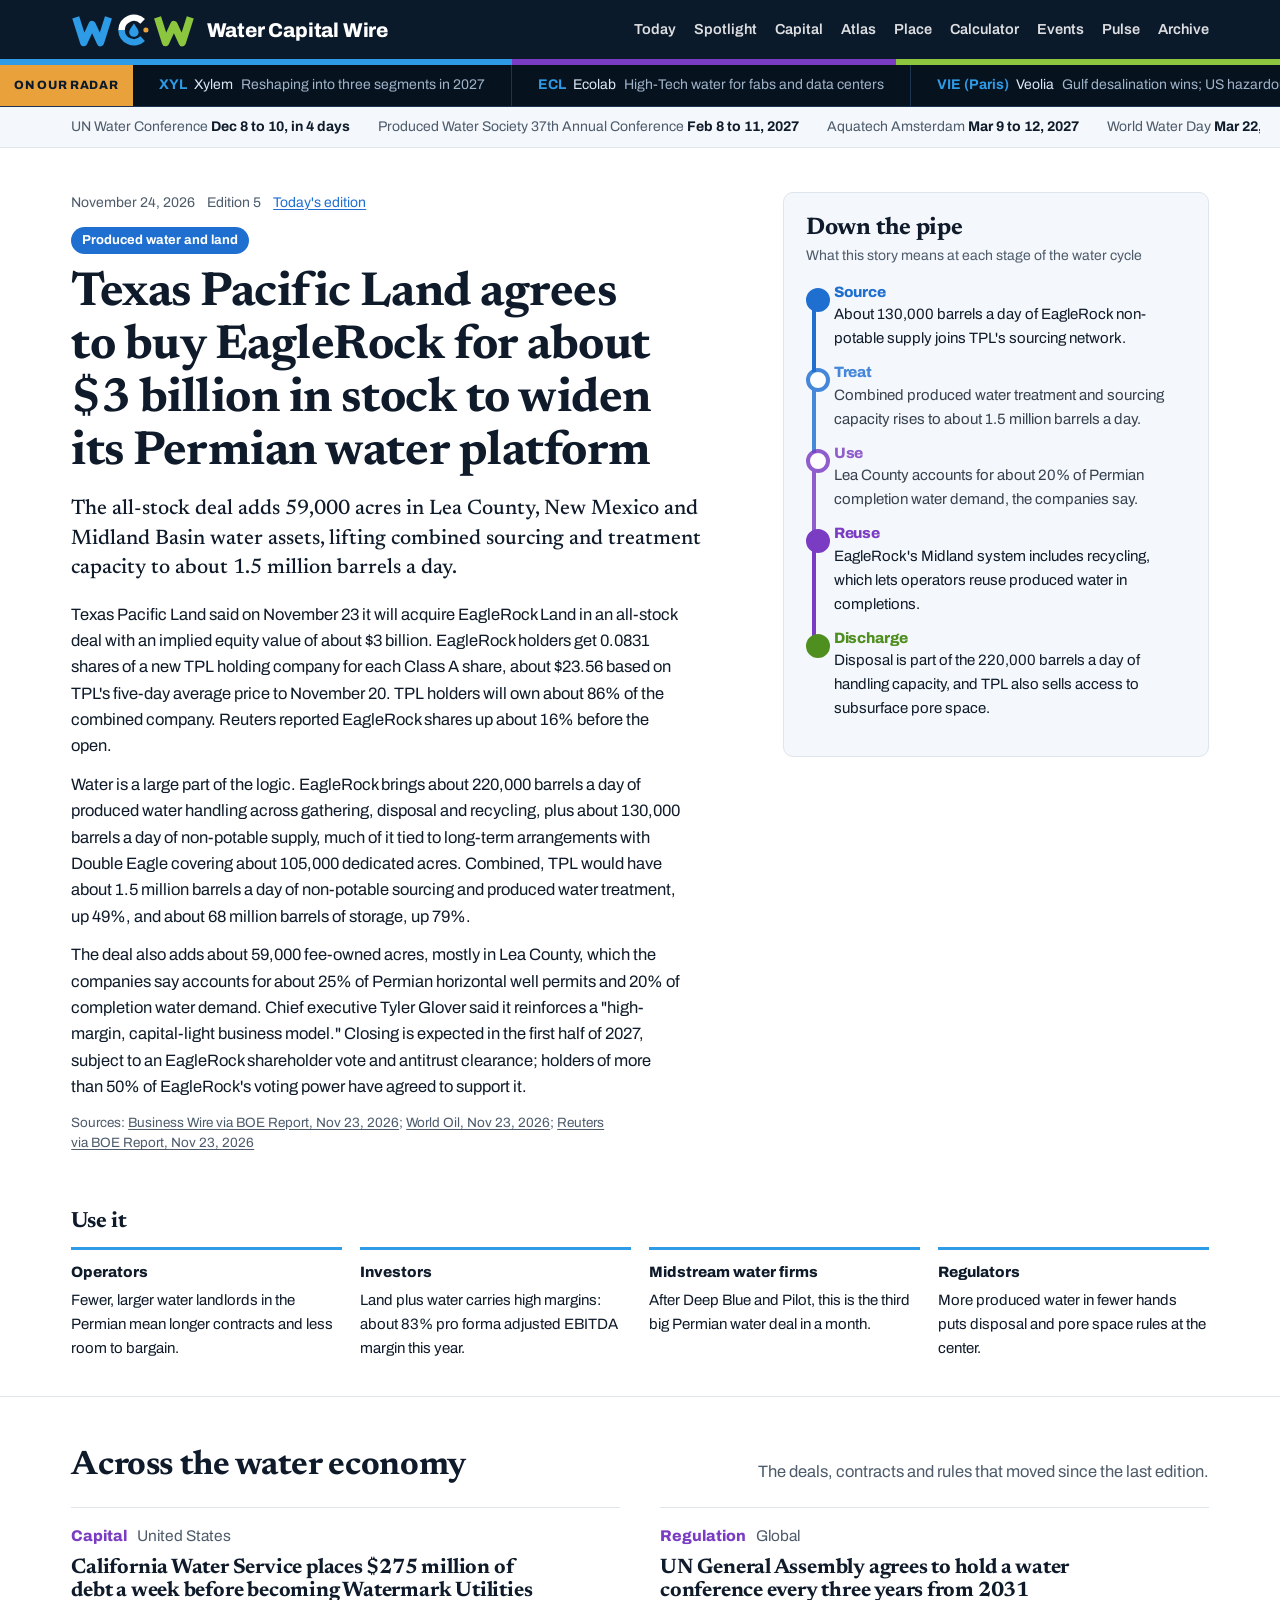
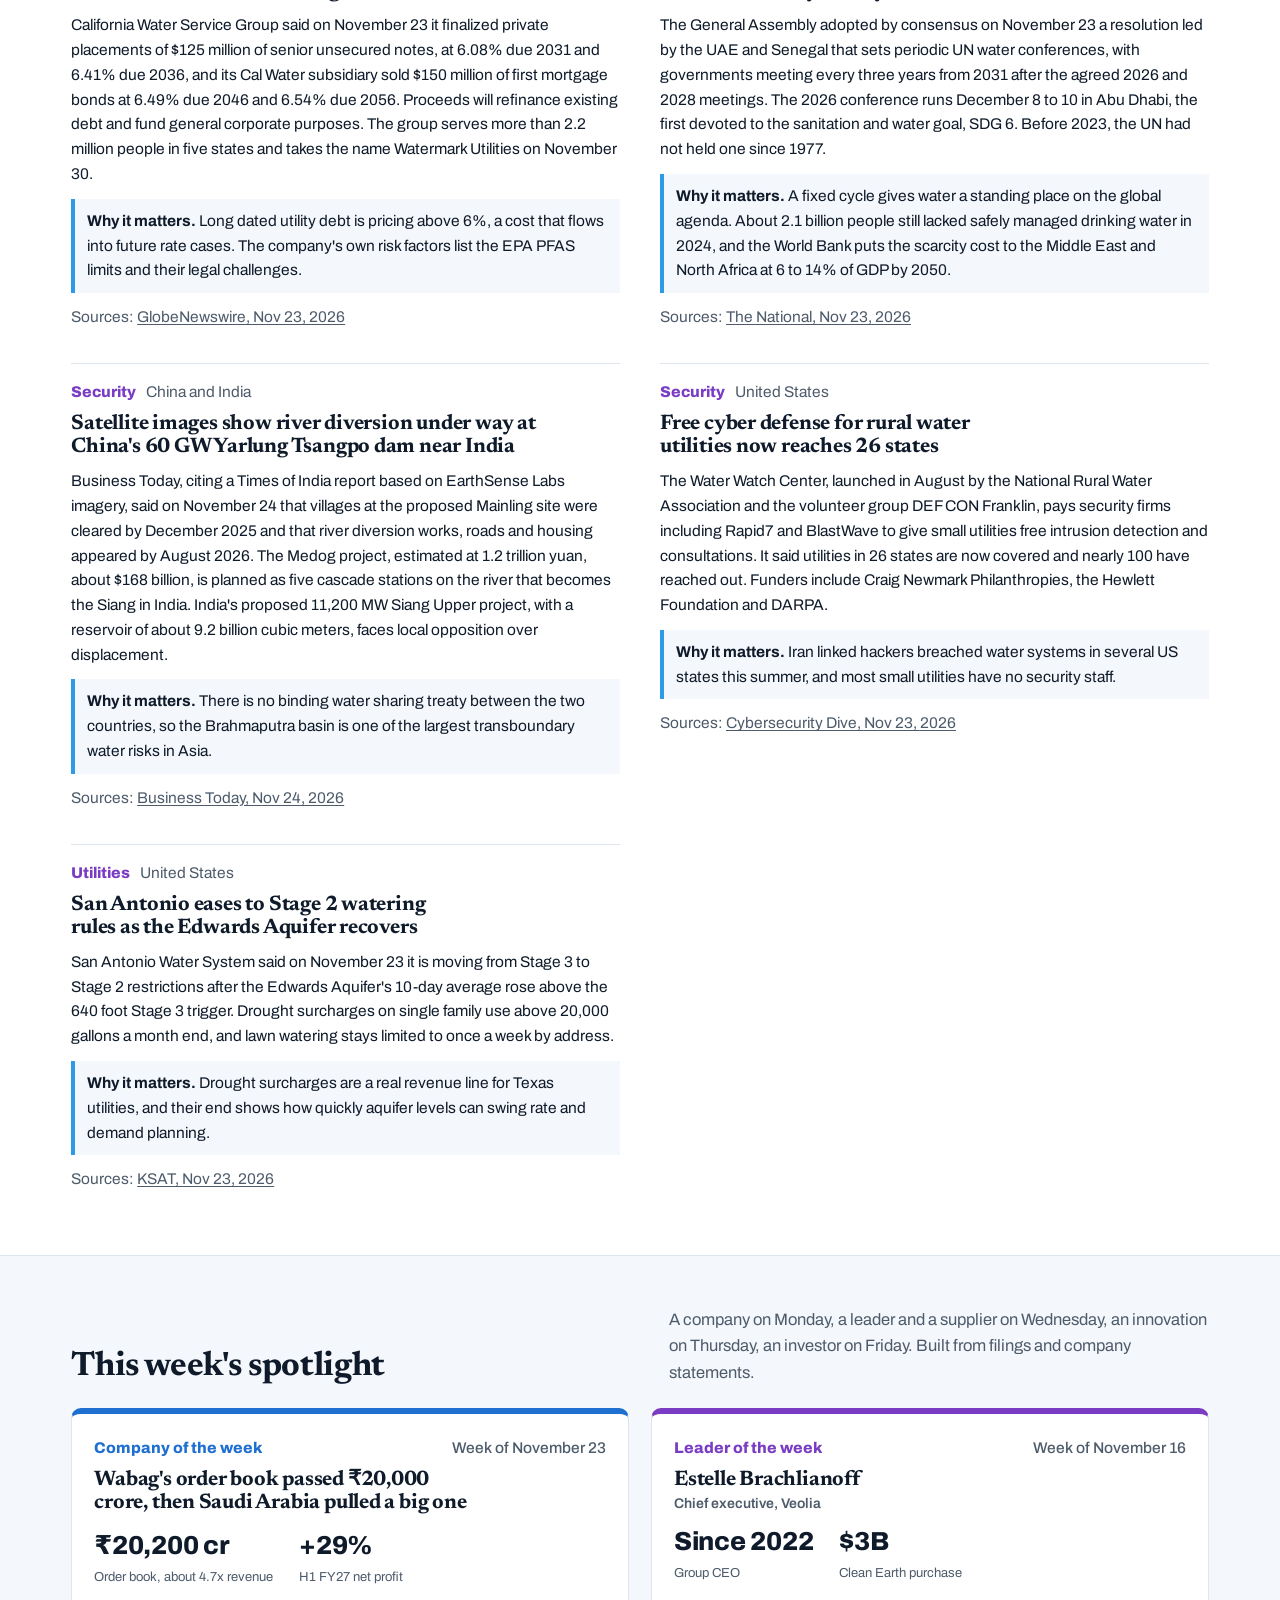
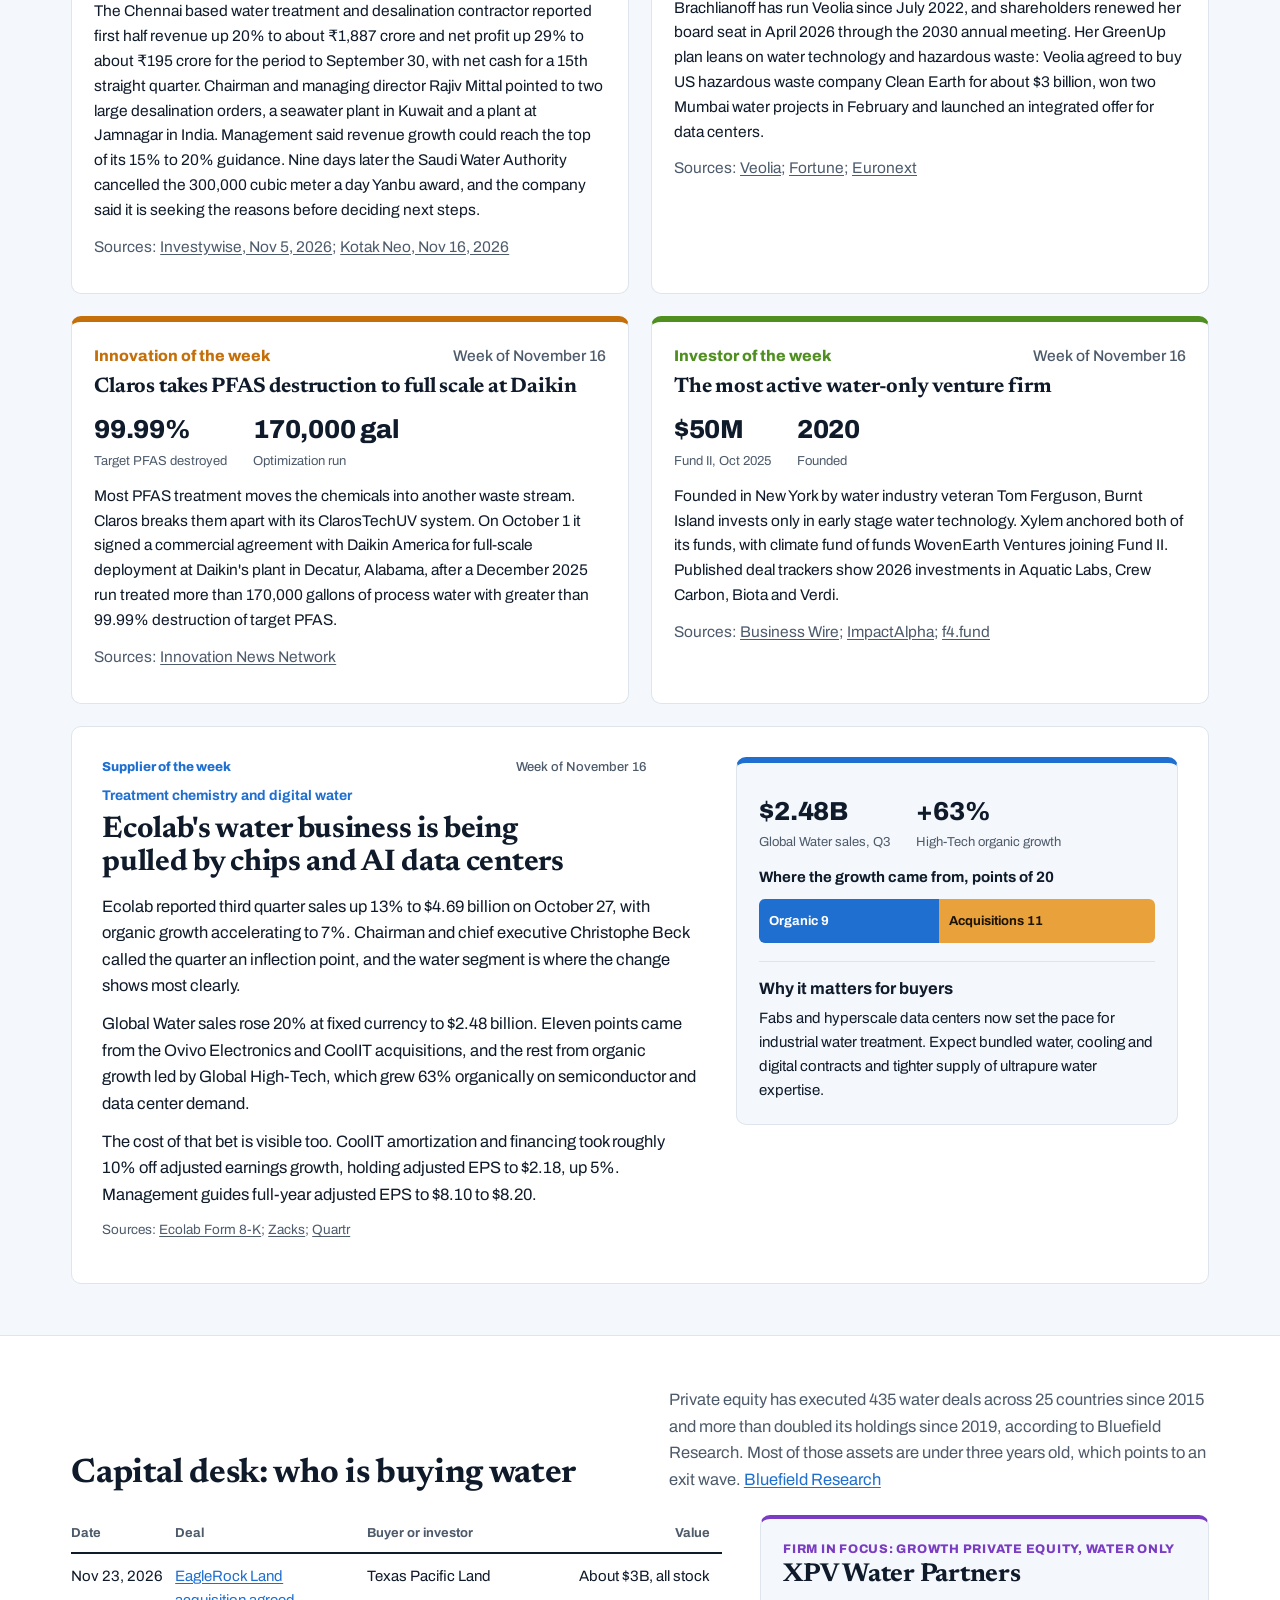
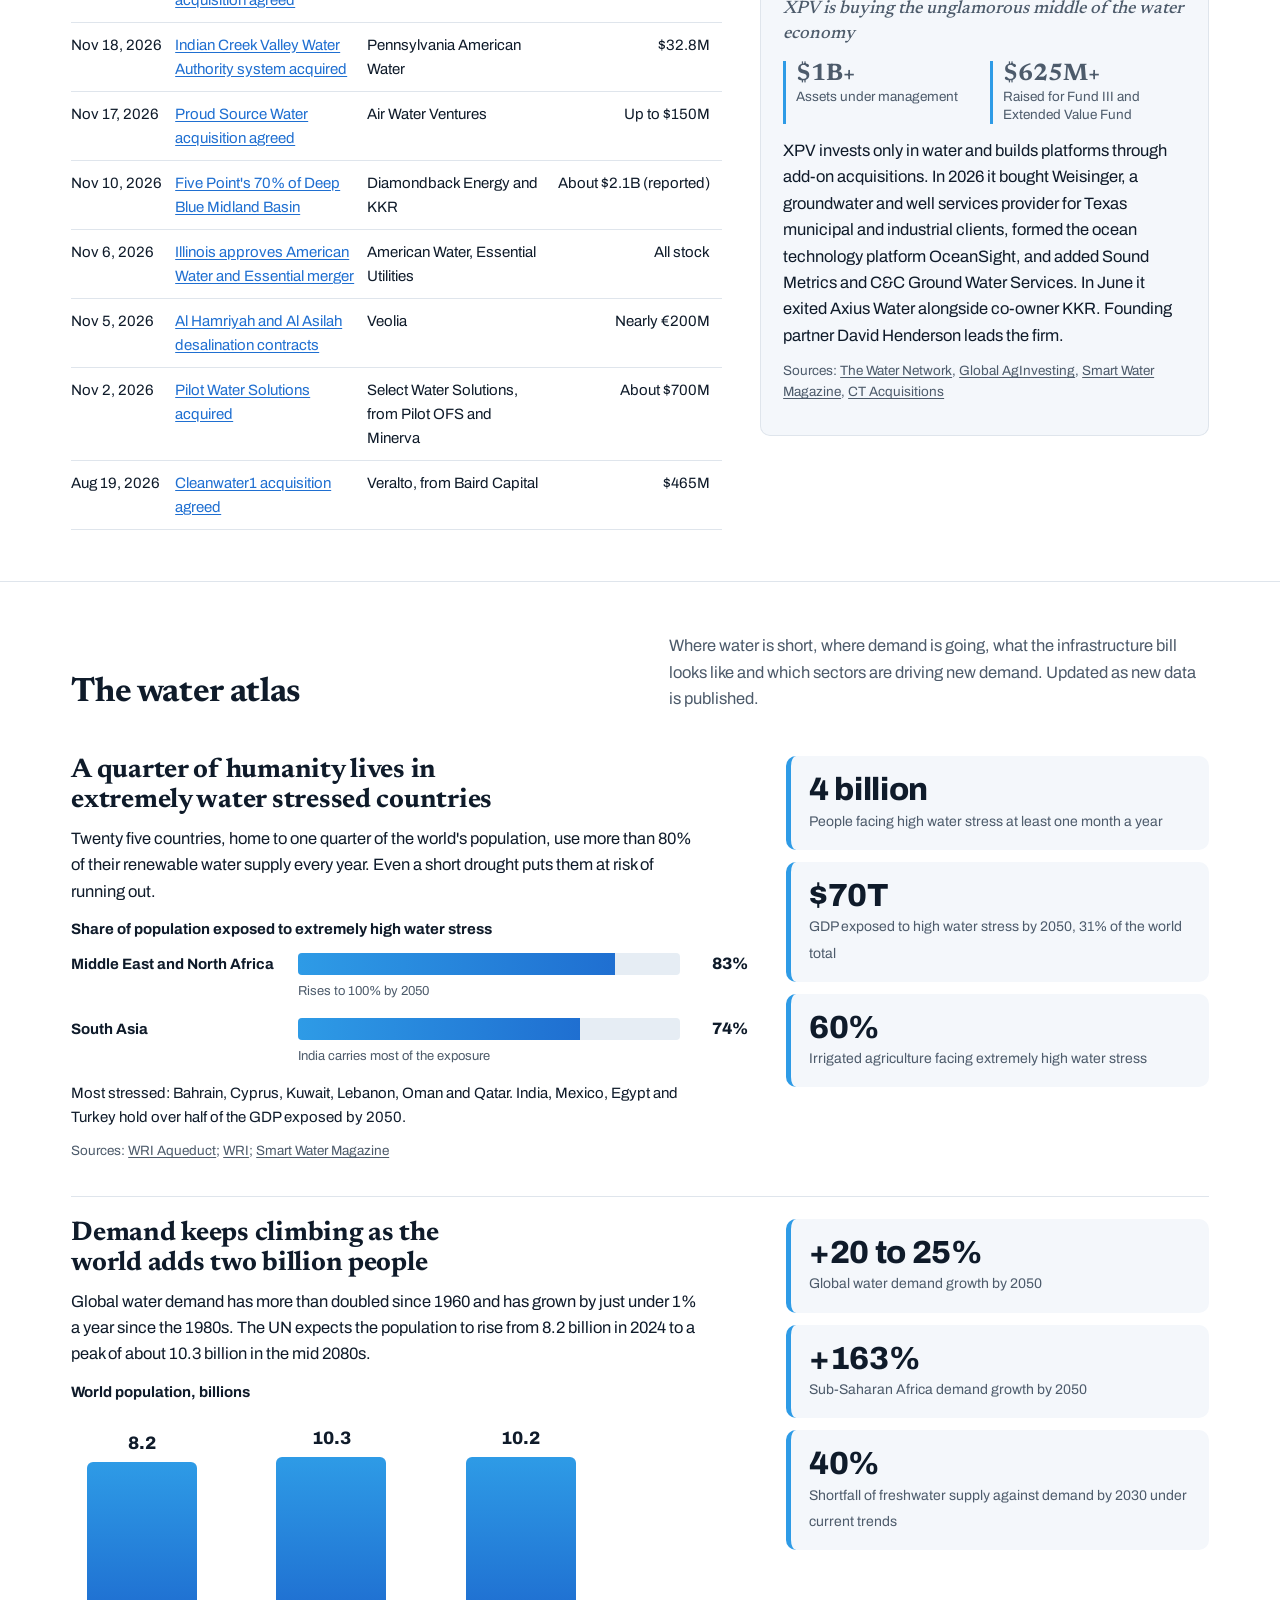
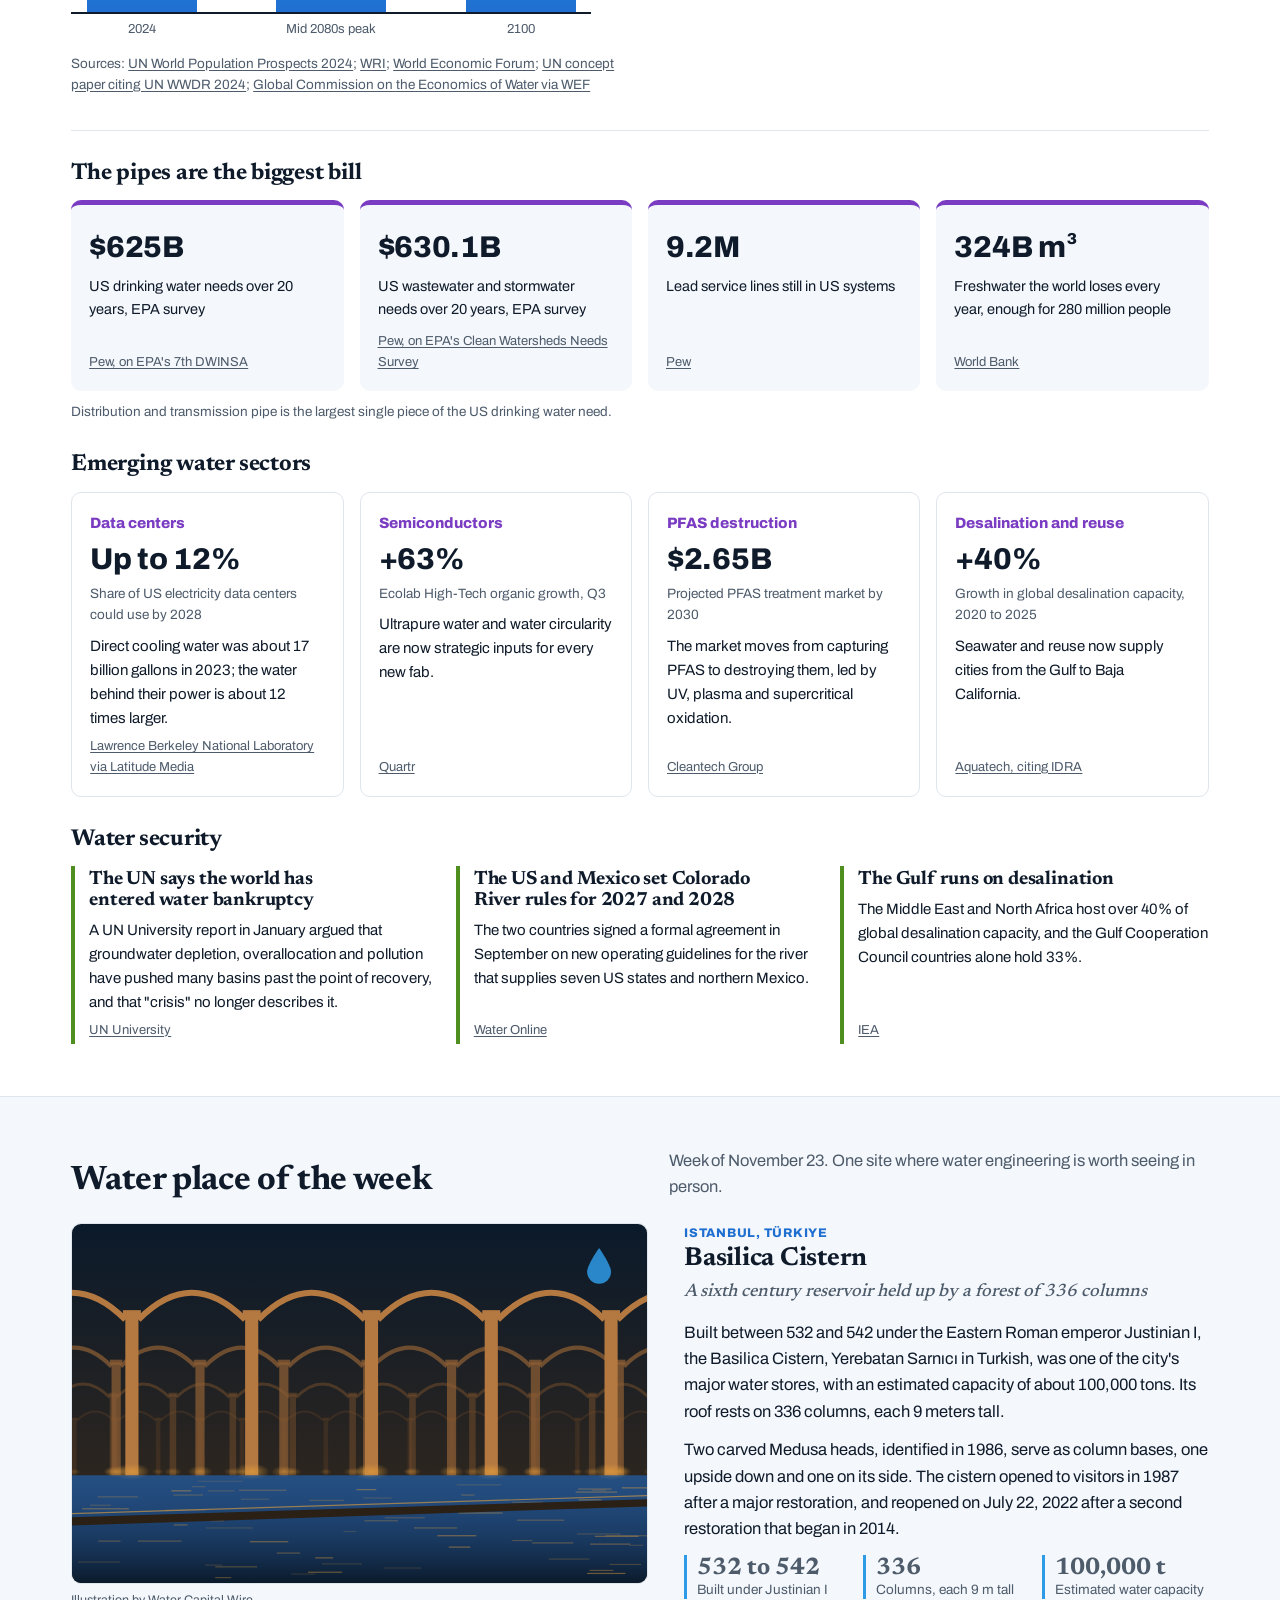
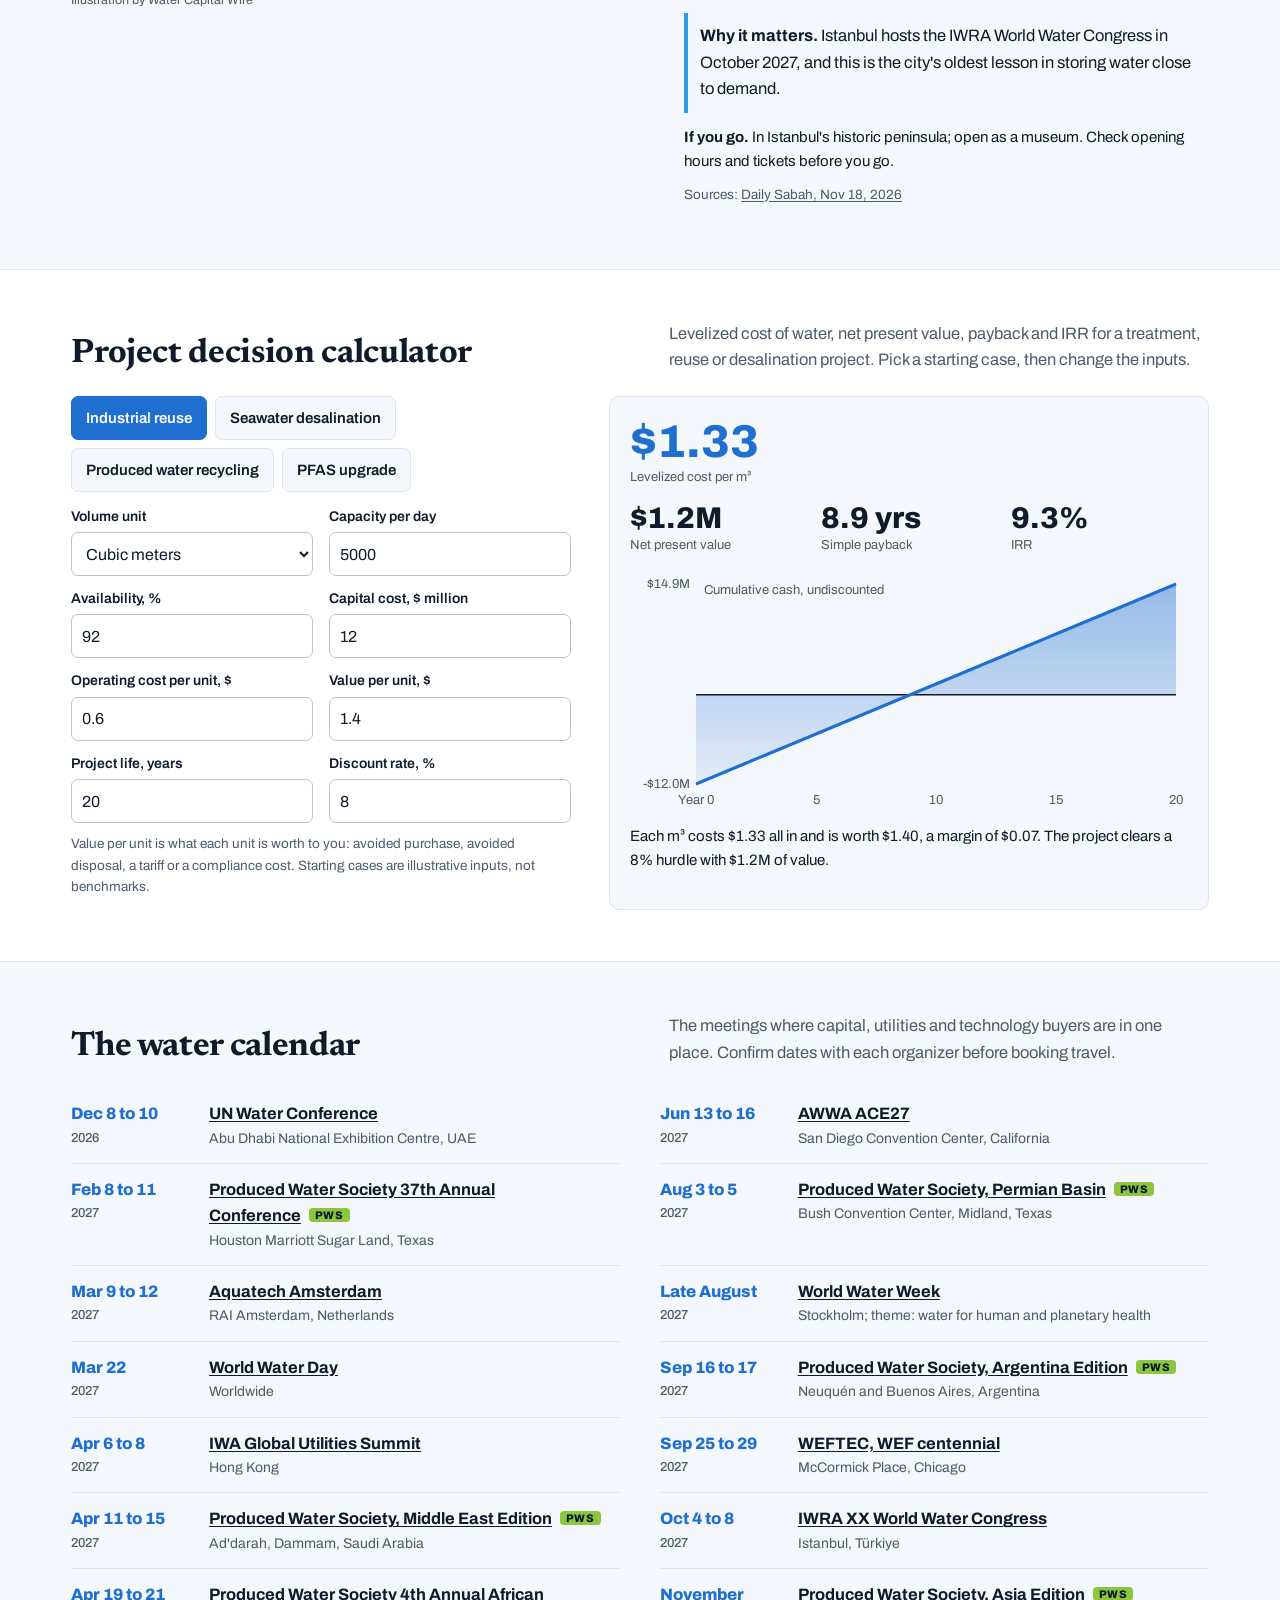
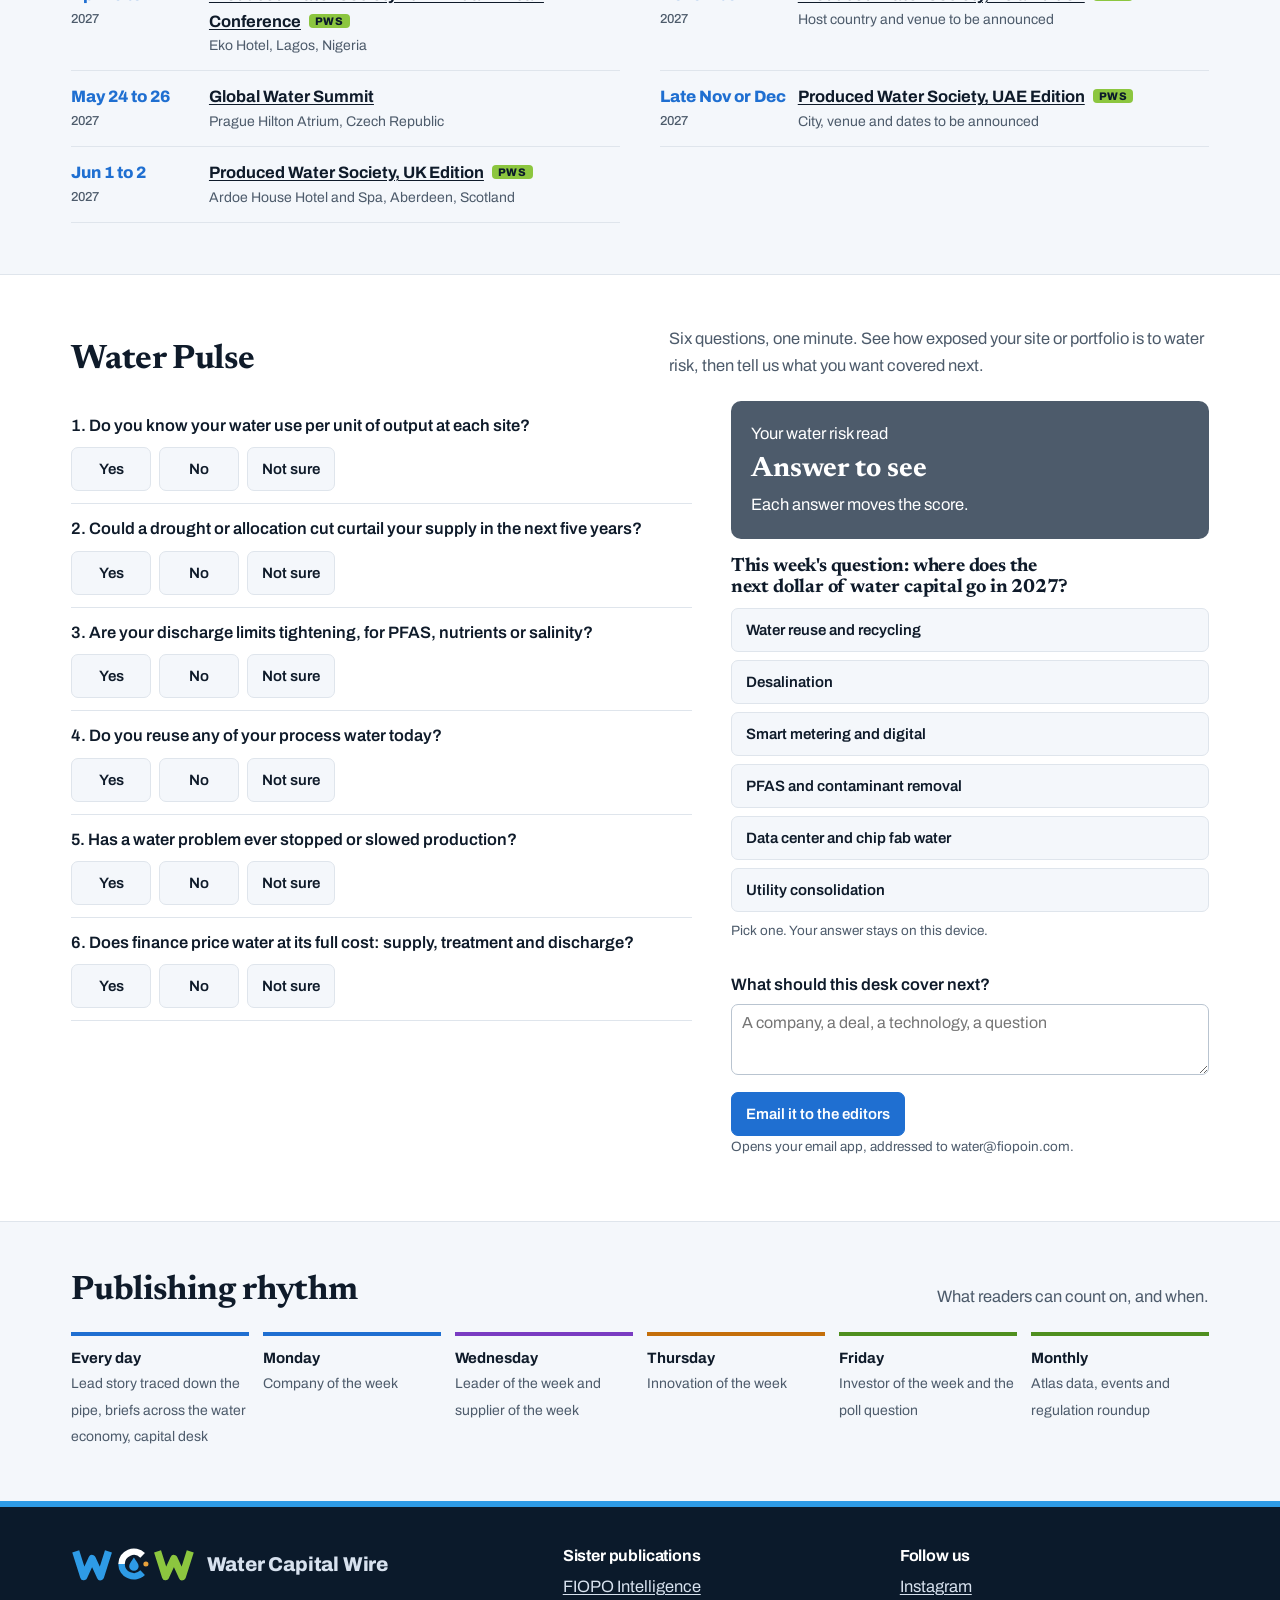
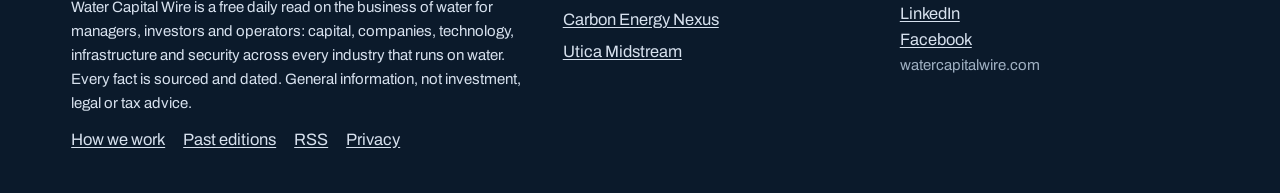
<file: archive/2026-11-24.html>
<!DOCTYPE html>
<html lang="en">
<head>
<meta charset="utf-8">
<meta name="viewport" content="width=device-width, initial-scale=1">
<meta http-equiv="Content-Security-Policy" content="default-src 'self'; script-src 'self'; style-src 'self' 'unsafe-inline'; img-src 'self' data:; font-src 'self'; connect-src 'self'; object-src 'none'; base-uri 'self'; form-action 'self' mailto:; upgrade-insecure-requests">
<meta name="referrer" content="strict-origin-when-cross-origin">
<title>Texas Pacific Land agrees to buy EagleRock for about $3 billion in stock to widen its Permian water platform | Water Capital Wire</title>
<meta name="description" content="Texas Pacific Land agreed to buy EagleRock Land in an all-stock deal worth about $3 billion, adding 59,000 acres and Midland Basin water assets. Combined water sourcing and treatment capacity rises to about 1.5 million barrels a day.">
<meta name="robots" content="index, follow, max-image-preview:large">
<link rel="canonical" href="https://watercapitalwire.com/archive/2026-11-24.html">


<meta name="theme-color" content="#0b1a2b">
<meta property="og:type" content="article">
<meta property="og:site_name" content="Water Capital Wire">
<meta property="og:title" content="Texas Pacific Land agrees to buy EagleRock for about $3 billion in stock to widen its Permian water platform">
<meta property="og:description" content="Texas Pacific Land agreed to buy EagleRock Land in an all-stock deal worth about $3 billion, adding 59,000 acres and Midland Basin water assets. Combined water sourcing and treatment capacity rises to about 1.5 million barrels a day.">
<meta property="og:url" content="https://watercapitalwire.com/archive/2026-11-24.html">
<meta property="og:image" content="https://watercapitalwire.com/social/2026-11-24.png">
<meta property="og:image:width" content="1080"><meta property="og:image:height" content="1350">
<meta property="article:published_time" content="2026-11-24T04:17:00-06:00">
<meta name="twitter:card" content="summary_large_image">
<meta name="twitter:title" content="Texas Pacific Land agrees to buy EagleRock for about $3 billion in stock to widen its Permian water platform">
<meta name="twitter:description" content="Texas Pacific Land agreed to buy EagleRock Land in an all-stock deal worth about $3 billion, adding 59,000 acres and Midland Basin water assets. Combined water sourcing and treatment capacity rises to about 1.5 million barrels a day.">
<meta name="twitter:image" content="https://watercapitalwire.com/social/2026-11-24.png">
<link rel="icon" type="image/svg+xml" href="../brand/wcw-icon.svg">
<link rel="apple-touch-icon" href="../brand/wcw-icon-180.png">
<link rel="alternate" type="application/rss+xml" title="Water Capital Wire" href="../feed.xml">
<link rel="preload" href="../assets/fonts/newsreader-latin-700-normal.woff2" as="font" type="font/woff2" crossorigin>
<link rel="preload" href="../assets/fonts/archivo-latin-400-normal.woff2" as="font" type="font/woff2" crossorigin>
<link rel="stylesheet" href="../assets/style.css?v=f85b350a">

<script type="application/ld+json">{"@context": "https://schema.org", "@graph": [{"@type": "NewsMediaOrganization", "@id": "https://watercapitalwire.com/#org", "name": "Water Capital Wire", "url": "https://watercapitalwire.com/", "logo": {"@type": "ImageObject", "url": "https://watercapitalwire.com/brand/wcw-icon-512.png", "width": 512, "height": 512}, "description": "A free daily read on the business of water for managers, investors and operators: capital, companies, technology, infrastructure and water security, with every fact sourced and dated.", "sameAs": ["https://www.instagram.com/watercapitalwire/", "https://www.linkedin.com/company/watercapitalwire/", "https://www.facebook.com/1468106023047747"]}, {"@type": "NewsArticle", "@id": "https://watercapitalwire.com/archive/2026-11-24.html#article", "headline": "Texas Pacific Land agrees to buy EagleRock for about $3 billion in stock to widen its Permian water platform", "description": "Texas Pacific Land agreed to buy EagleRock Land in an all-stock deal worth about $3 billion, adding 59,000 acres and Midland Basin water assets. Combined water sourcing and treatment capacity rises to about 1.5 million barrels a day.", "url": "https://watercapitalwire.com/archive/2026-11-24.html", "mainEntityOfPage": "https://watercapitalwire.com/archive/2026-11-24.html", "image": ["https://watercapitalwire.com/social/2026-11-24.png"], "datePublished": "2026-11-24T04:17:00-06:00", "dateModified": "2026-11-24T04:17:00-06:00", "inLanguage": "en-US", "isAccessibleForFree": true, "articleSection": ["Produced water and land", "Capital", "Regulation", "Security", "Security", "Utilities"], "author": {"@id": "https://watercapitalwire.com/#org"}, "publisher": {"@id": "https://watercapitalwire.com/#org"}}, {"@type": "Person", "name": "Estelle Brachlianoff", "jobTitle": "Chief executive, Veolia"}]}</script>
</head>
<body>
<a class="skip" href="#main">Skip to content</a>
<header class="mast">
 <div class="wrap mast-in">
  <a class="logo" href="../" aria-label="Water Capital Wire home"><img src="../brand/wcw-mark-white.svg" alt="" width="124" height="34"><span>Water Capital Wire</span></a>
  <nav class="nav" aria-label="Main">
   <a href="../#today">Today</a>
   <a href="../#spotlight">Spotlight</a>
   <a href="../#capital">Capital</a>
   <a href="../#atlas">Atlas</a>
   <a href="../#place">Place</a>
   <a href="../#calculator">Calculator</a>
   <a href="../#events">Events</a>
   <a href="../#pulse">Pulse</a>
   <a href="../archive/">Archive</a>
  </nav>
 </div>
 <div class="pipe" aria-hidden="true"></div>
</header>
<div class="ticker" aria-label="Water equities on our radar">
 <span class="tk-label">On our radar</span>
 <div class="tk-view"><div class="tk-track"><ul><li><b>XYL</b> Xylem<span>Reshaping into three segments in 2027</span></li><li><b>ECL</b> Ecolab<span>High-Tech water for fabs and data centers</span></li><li><b>VIE (Paris)</b> Veolia<span>Gulf desalination wins; US hazardous waste push</span></li><li><b>VLTO</b> Veralto<span>Cleanwater1 purchase expected to close in Q4</span></li><li><b>AWK</b> American Water Works<span>Essential merger: 4 states approved, close by Q1 2027</span></li><li><b>WTRG</b> Essential Utilities<span>Being acquired by American Water</span></li><li><b>HTO</b> H2O America<span>Texas expansion through Quadvest</span></li><li><b>CWT</b> California Water Service<span>$275M debt placed; Watermark Utilities from Nov 30</span></li><li><b>PNR</b> Pentair<span>Pool and water treatment</span></li><li><b>WTS</b> Watts Water<span>Flow control inside buildings</span></li><li><b>BMI</b> Badger Meter<span>Utility metering and software</span></li><li><b>MWA</b> Mueller Water Products<span>Aging network replacement</span></li><li><b>ERII</b> Energy Recovery<span>Pressure exchangers for reverse osmosis</span></li><li><b>6370 (Tokyo)</b> Kurita Water<span>Ultrapure water; new India joint venture</span></li><li><b>PHO, CGW, FIW</b> Water ETFs<span>Invesco and First Trust water baskets</span></li></ul><ul aria-hidden="true"><li><b>XYL</b> Xylem<span>Reshaping into three segments in 2027</span></li><li><b>ECL</b> Ecolab<span>High-Tech water for fabs and data centers</span></li><li><b>VIE (Paris)</b> Veolia<span>Gulf desalination wins; US hazardous waste push</span></li><li><b>VLTO</b> Veralto<span>Cleanwater1 purchase expected to close in Q4</span></li><li><b>AWK</b> American Water Works<span>Essential merger: 4 states approved, close by Q1 2027</span></li><li><b>WTRG</b> Essential Utilities<span>Being acquired by American Water</span></li><li><b>HTO</b> H2O America<span>Texas expansion through Quadvest</span></li><li><b>CWT</b> California Water Service<span>$275M debt placed; Watermark Utilities from Nov 30</span></li><li><b>PNR</b> Pentair<span>Pool and water treatment</span></li><li><b>WTS</b> Watts Water<span>Flow control inside buildings</span></li><li><b>BMI</b> Badger Meter<span>Utility metering and software</span></li><li><b>MWA</b> Mueller Water Products<span>Aging network replacement</span></li><li><b>ERII</b> Energy Recovery<span>Pressure exchangers for reverse osmosis</span></li><li><b>6370 (Tokyo)</b> Kurita Water<span>Ultrapure water; new India joint venture</span></li><li><b>PHO, CGW, FIW</b> Water ETFs<span>Invesco and First Trust water baskets</span></li></ul></div></div>
</div>
<div class="next" aria-label="Coming up">
 <div class="wrap next-in"><div><span>UN Water Conference</span> <strong data-start="2026-12-08">Dec 8 to 10</strong></div><div><span>Produced Water Society 37th Annual Conference</span> <strong>Feb 8 to 11, 2027</strong></div><div><span>Aquatech Amsterdam</span> <strong>Mar 9 to 12, 2027</strong></div><div><span>World Water Day</span> <strong>Mar 22, 2027</strong></div><div><span>IWA Global Utilities Summit</span> <strong>Apr 6 to 8, 2027</strong></div></div>
</div>

<main id="main">
<section id="today" class="wrap lead">
 <article class="story">
  <p class="meta">November 24, 2026<span>Edition 5</span><a href="../">Today's edition</a></p>
  <p class="tag">Produced water and land</p>
  <h1>Texas Pacific Land agrees to buy EagleRock for about $3 billion in stock to widen its Permian water platform</h1>
  <p class="dek">The all-stock deal adds 59,000 acres in Lea County, New Mexico and Midland Basin water assets, lifting combined sourcing and treatment capacity to about 1.5 million barrels a day.</p>
  <p>Texas Pacific Land said on November 23 it will acquire EagleRock Land in an all-stock deal with an implied equity value of about $3 billion. EagleRock holders get 0.0831 shares of a new TPL holding company for each Class A share, about $23.56 based on TPL&#39;s five-day average price to November 20. TPL holders will own about 86% of the combined company. Reuters reported EagleRock shares up about 16% before the open.</p><p>Water is a large part of the logic. EagleRock brings about 220,000 barrels a day of produced water handling across gathering, disposal and recycling, plus about 130,000 barrels a day of non-potable supply, much of it tied to long-term arrangements with Double Eagle covering about 105,000 dedicated acres. Combined, TPL would have about 1.5 million barrels a day of non-potable sourcing and produced water treatment, up 49%, and about 68 million barrels of storage, up 79%.</p><p>The deal also adds about 59,000 fee-owned acres, mostly in Lea County, which the companies say accounts for about 25% of Permian horizontal well permits and 20% of completion water demand. Chief executive Tyler Glover said it reinforces a &#34;high-margin, capital-light business model.&#34; Closing is expected in the first half of 2027, subject to an EagleRock shareholder vote and antitrust clearance; holders of more than 50% of EagleRock&#39;s voting power have agreed to support it.</p>
  <p class="src">Sources: <a href="https://boereport.com/2026/11/23/texas-pacific-land-to-acquire-eaglerock-in-all-stock-transaction-expected-to-enhance-the-permian-basins-premier-land-water-and-royalty-platform/" rel="noopener">Business Wire via BOE Report, Nov 23, 2026</a>; <a href="https://www.worldoil.com/news/2026/11/23/texas-pacific-land-agrees-3-billion-eaglerock-deal-to-scale-permian-water-platform/" rel="noopener">World Oil, Nov 23, 2026</a>; <a href="https://boereport.com/2026/11/23/texas-pacific-land-to-buy-eaglerock-in-3-billion-deal/" rel="noopener">Reuters via BOE Report, Nov 23, 2026</a></p>
 </article>
 <aside class="cycle" aria-label="Down the pipe">
  <h2>Down the pipe</h2>
  <p class="cyc-sub">What this story means at each stage of the water cycle</p>
  
  <div class="stop c-blue on"><h3>Source</h3><p>About 130,000 barrels a day of EagleRock non-potable supply joins TPL&#39;s sourcing network.</p></div>
  
  <div class="stop c-blue"><h3>Treat</h3><p>Combined produced water treatment and sourcing capacity rises to about 1.5 million barrels a day.</p></div>
  
  <div class="stop c-purple"><h3>Use</h3><p>Lea County accounts for about 20% of Permian completion water demand, the companies say.</p></div>
  
  <div class="stop c-purple on"><h3>Reuse</h3><p>EagleRock&#39;s Midland system includes recycling, which lets operators reuse produced water in completions.</p></div>
  
  <div class="stop c-green on"><h3>Discharge</h3><p>Disposal is part of the 220,000 barrels a day of handling capacity, and TPL also sells access to subsurface pore space.</p></div>
  
 </aside>
</section>
<section class="wrap useit" aria-label="Use it">
 <h2>Use it</h2>
 <dl><div><dt>Operators</dt><dd>Fewer, larger water landlords in the Permian mean longer contracts and less room to bargain.</dd></div><div><dt>Investors</dt><dd>Land plus water carries high margins: about 83% pro forma adjusted EBITDA margin this year.</dd></div><div><dt>Midstream water firms</dt><dd>After Deep Blue and Pilot, this is the third big Permian water deal in a month.</dd></div><div><dt>Regulators</dt><dd>More produced water in fewer hands puts disposal and pore space rules at the center.</dd></div></dl>
</section>

<section class="band" id="briefs">
 <div class="wrap">
  <div class="head"><h2>Across the water economy</h2><p>The deals, contracts and rules that moved since the last edition.</p></div>
  <div class="briefs">
  
  <article class="brief" id="money">
   <p class="bt"><span class="sec">Capital</span><span>United States</span></p>
   <h3>California Water Service places $275 million of debt a week before becoming Watermark Utilities</h3>
   <p>California Water Service Group said on November 23 it finalized private placements of $125 million of senior unsecured notes, at 6.08% due 2031 and 6.41% due 2036, and its Cal Water subsidiary sold $150 million of first mortgage bonds at 6.49% due 2046 and 6.54% due 2056. Proceeds will refinance existing debt and fund general corporate purposes. The group serves more than 2.2 million people in five states and takes the name Watermark Utilities on November 30.</p>
   <p class="why"><b>Why it matters.</b> Long dated utility debt is pricing above 6%, a cost that flows into future rate cases. The company&#39;s own risk factors list the EPA PFAS limits and their legal challenges.</p>
   <p class="src">Sources: <a href="https://www.globenewswire.com/news-release/2026/11/23/3408895/0/en/california-water-service-group-finalizes-sale-of-125-million-of-senior-unsecured-notes-and-california-water-service-company-finalizes-sale-of-150-million-of-first-mortgage-bonds.html" rel="noopener">GlobeNewswire, Nov 23, 2026</a></p>
  </article>
  
  <article class="brief" id="world">
   <p class="bt"><span class="sec">Regulation</span><span>Global</span></p>
   <h3>UN General Assembly agrees to hold a water conference every three years from 2031</h3>
   <p>The General Assembly adopted by consensus on November 23 a resolution led by the UAE and Senegal that sets periodic UN water conferences, with governments meeting every three years from 2031 after the agreed 2026 and 2028 meetings. The 2026 conference runs December 8 to 10 in Abu Dhabi, the first devoted to the sanitation and water goal, SDG 6. Before 2023, the UN had not held one since 1977.</p>
   <p class="why"><b>Why it matters.</b> A fixed cycle gives water a standing place on the global agenda. About 2.1 billion people still lacked safely managed drinking water in 2024, and the World Bank puts the scarcity cost to the Middle East and North Africa at 6 to 14% of GDP by 2050.</p>
   <p class="src">Sources: <a href="https://www.thenationalnews.com/news/2026/11/23/un-backs-uae-plan-for-water-summit-to-be-held-every-three-years/" rel="noopener">The National, Nov 23, 2026</a></p>
  </article>
  
  <article class="brief" id="dam">
   <p class="bt"><span class="sec">Security</span><span>China and India</span></p>
   <h3>Satellite images show river diversion under way at China&#39;s 60 GW Yarlung Tsangpo dam near India</h3>
   <p>Business Today, citing a Times of India report based on EarthSense Labs imagery, said on November 24 that villages at the proposed Mainling site were cleared by December 2025 and that river diversion works, roads and housing appeared by August 2026. The Medog project, estimated at 1.2 trillion yuan, about $168 billion, is planned as five cascade stations on the river that becomes the Siang in India. India&#39;s proposed 11,200 MW Siang Upper project, with a reservoir of about 9.2 billion cubic meters, faces local opposition over displacement.</p>
   <p class="why"><b>Why it matters.</b> There is no binding water sharing treaty between the two countries, so the Brahmaputra basin is one of the largest transboundary water risks in Asia.</p>
   <p class="src">Sources: <a href="https://www.businesstoday.in/india/story/villages-cleared-river-diversion-underway-chinas-mega-dam-near-arunachal-picks-pace-says-report-569203-2026-11-24" rel="noopener">Business Today, Nov 24, 2026</a></p>
  </article>
  
  <article class="brief" id="cyber">
   <p class="bt"><span class="sec">Security</span><span>United States</span></p>
   <h3>Free cyber defense for rural water utilities now reaches 26 states</h3>
   <p>The Water Watch Center, launched in August by the National Rural Water Association and the volunteer group DEF CON Franklin, pays security firms including Rapid7 and BlastWave to give small utilities free intrusion detection and consultations. It said utilities in 26 states are now covered and nearly 100 have reached out. Funders include Craig Newmark Philanthropies, the Hewlett Foundation and DARPA.</p>
   <p class="why"><b>Why it matters.</b> Iran linked hackers breached water systems in several US states this summer, and most small utilities have no security staff.</p>
   <p class="src">Sources: <a href="https://www.cybersecuritydive.com/news/water-cybersecurity-watch-center-initial-support/875486/" rel="noopener">Cybersecurity Dive, Nov 23, 2026</a></p>
  </article>
  
  <article class="brief" id="saws">
   <p class="bt"><span class="sec">Utilities</span><span>United States</span></p>
   <h3>San Antonio eases to Stage 2 watering rules as the Edwards Aquifer recovers</h3>
   <p>San Antonio Water System said on November 23 it is moving from Stage 3 to Stage 2 restrictions after the Edwards Aquifer&#39;s 10-day average rose above the 640 foot Stage 3 trigger. Drought surcharges on single family use above 20,000 gallons a month end, and lawn watering stays limited to once a week by address.</p>
   <p class="why"><b>Why it matters.</b> Drought surcharges are a real revenue line for Texas utilities, and their end shows how quickly aquifer levels can swing rate and demand planning.</p>
   <p class="src">Sources: <a href="https://www.ksat.com/news/local/2026/11/23/saws-moves-san-antonio-to-stage-2-watering-rules-monday-as-edwards-aquifer-levels-rise/" rel="noopener">KSAT, Nov 23, 2026</a></p>
  </article>
  
  </div>
 </div>
</section>


<section id="spotlight" class="band tint">
 <div class="wrap">
  <div class="head"><h2>This week's spotlight</h2><p>A company on Monday, a leader and a supplier on Wednesday, an innovation on Thursday, an investor on Friday. Built from filings and company statements.</p></div>
  <div class="grid2">
  
  
  <article class="card c-blue" id="company">
   <p class="k">Company of the week<span>Week of November 23</span></p>
   <h3>Wabag&#39;s order book passed ₹20,000 crore, then Saudi Arabia pulled a big one</h3>
   <div class="figs"><div><strong>₹20,200 cr</strong>Order book, about 4.7x revenue</div><div><strong>+29%</strong>H1 FY27 net profit</div></div>
   <p>The Chennai based water treatment and desalination contractor reported first half revenue up 20% to about ₹1,887 crore and net profit up 29% to about ₹195 crore for the period to September 30, with net cash for a 15th straight quarter. Chairman and managing director Rajiv Mittal pointed to two large desalination orders, a seawater plant in Kuwait and a plant at Jamnagar in India. Management said revenue growth could reach the top of its 15% to 20% guidance. Nine days later the Saudi Water Authority cancelled the 300,000 cubic meter a day Yanbu award, and the company said it is seeking the reasons before deciding next steps.</p>
   <p class="src">Sources: <a href="https://www.investywise.com/va-tech-wabag-limited-financial-results-for-q2-fy27" rel="noopener">Investywise, Nov 5, 2026</a>; <a href="https://www.kotakneo.com/news/stocks/va-tech-wabag-saudi-order-update/" rel="noopener">Kotak Neo, Nov 16, 2026</a></p>
  </article>
  
  
  <article class="card c-purple" id="leader">
   <p class="k">Leader of the week<span>Week of November 16</span></p>
   <h3>Estelle Brachlianoff<small>Chief executive, Veolia</small></h3>
   <div class="figs"><div><strong>Since 2022</strong>Group CEO</div><div><strong>$3B</strong>Clean Earth purchase</div></div>
   <p>Brachlianoff has run Veolia since July 2022, and shareholders renewed her board seat in April 2026 through the 2030 annual meeting. Her GreenUp plan leans on water technology and hazardous waste: Veolia agreed to buy US hazardous waste company Clean Earth for about $3 billion, won two Mumbai water projects in February and launched an integrated offer for data centers.</p>
   <p class="src">Sources: <a href="https://www.veolia.com/en/veolia-group/profile/board-of-directors" rel="noopener">Veolia</a>; <a href="https://fortune.com/ranking/most-powerful-women/2026/estelle-brachlianoff/" rel="noopener">Fortune</a>; <a href="https://live.euronext.com/en/products/equities/company-news/2026-02-26-veolia-strengthens-its-presence-india-two-unprecedent" rel="noopener">Euronext</a></p>
  </article>
  
  
  <article class="card c-orange" id="innovation">
   <p class="k">Innovation of the week<span>Week of November 16</span></p>
   <h3>Claros takes PFAS destruction to full scale at Daikin</h3>
   <div class="figs"><div><strong>99.99%</strong>Target PFAS destroyed</div><div><strong>170,000 gal</strong>Optimization run</div></div>
   <p>Most PFAS treatment moves the chemicals into another waste stream. Claros breaks them apart with its ClarosTechUV system. On October 1 it signed a commercial agreement with Daikin America for full-scale deployment at Daikin&#39;s plant in Decatur, Alabama, after a December 2025 run treated more than 170,000 gallons of process water with greater than 99.99% destruction of target PFAS.</p>
   <p class="src">Sources: <a href="https://www.innovationnewsnetwork.com/claros-technologies-turns-pfas-destruction-into-commercial-reality/74670/" rel="noopener">Innovation News Network</a></p>
  </article>
  
  
  <article class="card c-green" id="investor">
   <p class="k">Investor of the week<span>Week of November 16</span></p>
   <h3>The most active water-only venture firm</h3>
   <div class="figs"><div><strong>$50M</strong>Fund II, Oct 2025</div><div><strong>2020</strong>Founded</div></div>
   <p>Founded in New York by water industry veteran Tom Ferguson, Burnt Island invests only in early stage water technology. Xylem anchored both of its funds, with climate fund of funds WovenEarth Ventures joining Fund II. Published deal trackers show 2026 investments in Aquatic Labs, Crew Carbon, Biota and Verdi.</p>
   <p class="src">Sources: <a href="https://www.businesswire.com/news/home/20251022551885/en" rel="noopener">Business Wire</a>; <a href="https://impactalpha.com/?p=121489" rel="noopener">ImpactAlpha</a>; <a href="https://f4.fund/firms/burnt-island-ventures" rel="noopener">f4.fund</a></p>
  </article>
  
  </div>
  
  <div class="sup" id="supplier">
   <article>
    <p class="k c-blue">Supplier of the week<span>Week of November 16</span></p>
    <p class="supk">Treatment chemistry and digital water</p>
    <h3>Ecolab&#39;s water business is being pulled by chips and AI data centers</h3>
    <p>Ecolab reported third quarter sales up 13% to $4.69 billion on October 27, with organic growth accelerating to 7%. Chairman and chief executive Christophe Beck called the quarter an inflection point, and the water segment is where the change shows most clearly.</p><p>Global Water sales rose 20% at fixed currency to $2.48 billion. Eleven points came from the Ovivo Electronics and CoolIT acquisitions, and the rest from organic growth led by Global High-Tech, which grew 63% organically on semiconductor and data center demand.</p><p>The cost of that bet is visible too. CoolIT amortization and financing took roughly 10% off adjusted earnings growth, holding adjusted EPS to $2.18, up 5%. Management guides full-year adjusted EPS to $8.10 to $8.20.</p>
    <p class="src">Sources: <a href="https://www.sec.gov/Archives/edgar/data/0000031462/000162828026067418/ecl_ex99x1.htm" rel="noopener">Ecolab Form 8-K</a>; <a href="https://www.zacks.com/stock/news/3016401/ecolab-q3-earnings-in-line-with-estimates-revenues-increase-yy" rel="noopener">Zacks</a>; <a href="https://quartr.com/events/ecolab-ecl-q3-2026_3eHQ1294" rel="noopener">Quartr</a></p>
   </article>
   <div class="supfig">
    <div class="figs"><div><strong>$2.48B</strong>Global Water sales, Q3</div><div><strong>+63%</strong>High-Tech organic growth</div></div>
    
    <p class="sl">Where the growth came from, points of 20</p>
    <div class="stackbar"><span class="s1" style="flex:9">Organic 9</span><span class="s2" style="flex:11">Acquisitions 11</span></div>
    
    <div class="why2"><b>Why it matters for buyers</b><p>Fabs and hyperscale data centers now set the pace for industrial water treatment. Expect bundled water, cooling and digital contracts and tighter supply of ultrapure water expertise.</p></div>
   </div>
  </div>
 </div>
</section>

<section id="capital" class="band">
 <div class="wrap">
  <div class="head"><h2>Capital desk: who is buying water</h2><p>Private equity has executed 435 water deals across 25 countries since 2015 and more than doubled its holdings since 2019, according to Bluefield Research. Most of those assets are under three years old, which points to an exit wave. <a href="https://www.bluefieldresearch.com/?p=39315" rel="noopener">Bluefield Research</a></p></div>
  <div class="two">
   <div class="scroll"><table class="stack">
    <thead><tr><th scope="col">Date</th><th scope="col">Deal</th><th scope="col">Buyer or investor</th><th scope="col" class="r">Value</th></tr></thead>
    <tbody><tr><td class="nowrap" data-l="Date">Nov 23, 2026</td><td data-l="Deal"><a href="https://www.worldoil.com/news/2026/11/23/texas-pacific-land-agrees-3-billion-eaglerock-deal-to-scale-permian-water-platform/" rel="noopener">EagleRock Land acquisition agreed</a></td><td data-l="Buyer">Texas Pacific Land</td><td class="r nowrap" data-l="Value">About $3B, all stock</td></tr><tr><td class="nowrap" data-l="Date">Nov 18, 2026</td><td data-l="Deal"><a href="https://finviz.com/news/424949/pennsylvania-american-water-completes-acquisition-of-the-indian-creek-valley-water-authority-water-system" rel="noopener">Indian Creek Valley Water Authority system acquired</a></td><td data-l="Buyer">Pennsylvania American Water</td><td class="r nowrap" data-l="Value">$32.8M</td></tr><tr><td class="nowrap" data-l="Date">Nov 17, 2026</td><td data-l="Deal"><a href="https://www.foodbev.com/news/air-water-ventures-to-acquire-proud-source-water-in-150m-deal" rel="noopener">Proud Source Water acquisition agreed</a></td><td data-l="Buyer">Air Water Ventures</td><td class="r nowrap" data-l="Value">Up to $150M</td></tr><tr><td class="nowrap" data-l="Date">Nov 10, 2026</td><td data-l="Deal"><a href="https://www.ogj.com/general-interest/companies/news/55417839/diamondback-kkr-to-jointly-own-entirety-of-midland-basin-water-network-deep-blue" rel="noopener">Five Point&#39;s 70% of Deep Blue Midland Basin</a></td><td data-l="Buyer">Diamondback Energy and KKR</td><td class="r nowrap" data-l="Value">About $2.1B (reported)</td></tr><tr><td class="nowrap" data-l="Date">Nov 6, 2026</td><td data-l="Deal"><a href="https://smartwatermagazine.com/news/smart-water-magazine/illinois-regulator-approves-american-water-essential-utilities-merger-fourth-state-clearance" rel="noopener">Illinois approves American Water and Essential merger</a></td><td data-l="Buyer">American Water, Essential Utilities</td><td class="r nowrap" data-l="Value">All stock</td></tr><tr><td class="nowrap" data-l="Date">Nov 5, 2026</td><td data-l="Deal"><a href="https://www.saudigulfprojects.com/2026/11/veolia-200-million-desalination-contracts-hamriyah-uae-al-asilah-oman/" rel="noopener">Al Hamriyah and Al Asilah desalination contracts</a></td><td data-l="Buyer">Veolia</td><td class="r nowrap" data-l="Value">Nearly €200M</td></tr><tr><td class="nowrap" data-l="Date">Nov 2, 2026</td><td data-l="Deal"><a href="https://smartwatermagazine.com/news/smart-water-magazine/select-water-closes-us700m-purchase-of-delaware-basin-produced-water-firm-pilot" rel="noopener">Pilot Water Solutions acquired</a></td><td data-l="Buyer">Select Water Solutions, from Pilot OFS and Minerva</td><td class="r nowrap" data-l="Value">About $700M</td></tr><tr><td class="nowrap" data-l="Date">Aug 19, 2026</td><td data-l="Deal"><a href="https://www.thedeal.com/scoops-exclusives/veralto-wins-auction-for-baird-capitals-cleanwater1/" rel="noopener">Cleanwater1 acquisition agreed</a></td><td data-l="Buyer">Veralto, from Baird Capital</td><td class="r nowrap" data-l="Value">$465M</td></tr></tbody>
   </table></div>
   <aside class="firmspot">
    <p class="kick">Firm in focus: Growth private equity, water only</p>
    <h3>XPV Water Partners</h3>
    <p class="sub">XPV is buying the unglamorous middle of the water economy</p>
    <div class="figs"><div><b>$1B+</b><span>Assets under management</span></div><div><b>$625M+</b><span>Raised for Fund III and Extended Value Fund</span></div></div>
    <p>XPV invests only in water and builds platforms through add-on acquisitions. In 2026 it bought Weisinger, a groundwater and well services provider for Texas municipal and industrial clients, formed the ocean technology platform OceanSight, and added Sound Metrics and C&amp;C Ground Water Services. In June it exited Axius Water alongside co-owner KKR. Founding partner David Henderson leads the firm.</p>
    <p class="src">Sources: <a href="https://thewaternetwork.com/article-FfV/xpv-water-partners-surpasses-us-1-billion-in-assets-under-management-NK8nG1gCt3irsElIuFQo0Q" rel="noopener">The Water Network</a>, <a href="https://globalaginvesting.com/?p=10841" rel="noopener">Global AgInvesting</a>, <a href="https://smartwatermagazine.com/news/smart-water-magazine/xpv-water-partners-invests-weisinger-incorporated-drive-growth-water" rel="noopener">Smart Water Magazine</a>, <a href="https://ctacquisitions.com/directory/xpv-water-partners/" rel="noopener">CT Acquisitions</a></p>
   </aside>
  </div>
 </div>
</section>


<section id="atlas" class="band atlas">
 <div class="wrap">
  <div class="head"><h2>The water atlas</h2><p>Where water is short, where demand is going, what the infrastructure bill looks like and which sectors are driving new demand. Updated as new data is published.</p></div>

  <div class="at-row">
   <div>
    <h3>A quarter of humanity lives in extremely water stressed countries</h3>
    <p>Twenty five countries, home to one quarter of the world&#39;s population, use more than 80% of their renewable water supply every year. Even a short drought puts them at risk of running out.</p>
    <p class="sl">Share of population exposed to extremely high water stress</p>
    <div class="bars"><div class="bar"><span class="bl">Middle East and North Africa</span><span class="bt2"><i style="width:83%"></i></span><span class="bv">83%</span><span class="bn">Rises to 100% by 2050</span></div><div class="bar"><span class="bl">South Asia</span><span class="bt2"><i style="width:74%"></i></span><span class="bv">74%</span><span class="bn">India carries most of the exposure</span></div></div>
    <p class="hot">Most stressed: Bahrain, Cyprus, Kuwait, Lebanon, Oman and Qatar. India, Mexico, Egypt and Turkey hold over half of the GDP exposed by 2050.</p>
    <p class="src">Sources: <a href="https://www.wri.org/insights/highest-water-stressed-countries" rel="noopener">WRI Aqueduct</a>; <a href="https://www.wri.org/insights/17-countries-home-one-quarter-worlds-population-face-extremely-high-water-stress" rel="noopener">WRI</a>; <a href="https://smartwatermagazine.com/news/world-resources-institute-wri/25-countries-housing-one-quarter-population-face-extremely-high" rel="noopener">Smart Water Magazine</a></p>
   </div>
   <div class="factcol"><div class="fact"><strong>4 billion</strong><span>People facing high water stress at least one month a year</span></div><div class="fact"><strong>$70T</strong><span>GDP exposed to high water stress by 2050, 31% of the world total</span></div><div class="fact"><strong>60%</strong><span>Irrigated agriculture facing extremely high water stress</span></div></div>
  </div>

  <div class="at-row">
   <div>
    <h3>Demand keeps climbing as the world adds two billion people</h3>
    <p>Global water demand has more than doubled since 1960 and has grown by just under 1% a year since the 1980s. The UN expects the population to rise from 8.2 billion in 2024 to a peak of about 10.3 billion in the mid 2080s.</p>
    <p class="sl">World population, billions</p>
    
    <div class="pop"><div class="pc"><span class="pv">8.2</span><span class="pb" style="height:79.6%"></span><span class="py">2024</span></div><div class="pc"><span class="pv">10.3</span><span class="pb" style="height:100.0%"></span><span class="py">Mid 2080s peak</span></div><div class="pc"><span class="pv">10.2</span><span class="pb" style="height:99.0%"></span><span class="py">2100</span></div></div>
    <p class="src">Sources: <a href="https://population.un.org/WPP/Publications/Files/WPP2024_Key-Messages.pdf" rel="noopener">UN World Population Prospects 2024</a>; <a href="https://www.wri.org/insights/17-countries-home-one-quarter-worlds-population-face-extremely-high-water-stress" rel="noopener">WRI</a>; <a href="https://www.weforum.org/stories/2023/08/countries-extremely-high-water-stress/" rel="noopener">World Economic Forum</a>; <a href="https://sdgs.un.org/sites/default/files/2026-09/26-01371%20ATT%20Concept%20Paper%20UNWC_IDB.pdf" rel="noopener">UN concept paper citing UN WWDR 2024</a>; <a href="https://www.weforum.org/stories/2023/03/global-freshwater-demand-will-exceed-supply-40-by-2030-experts-warn/" rel="noopener">Global Commission on the Economics of Water via WEF</a></p>
   </div>
   <div class="factcol"><div class="fact"><strong>+20 to 25%</strong><span>Global water demand growth by 2050</span></div><div class="fact"><strong>+163%</strong><span>Sub-Saharan Africa demand growth by 2050</span></div><div class="fact"><strong>40%</strong><span>Shortfall of freshwater supply against demand by 2030 under current trends</span></div></div>
  </div>

  <h3 class="h3s">The pipes are the biggest bill</h3>
  <div class="infra"><div><strong>$625B</strong><span>US drinking water needs over 20 years, EPA survey</span><a href="https://www.pew.org/en/research-and-analysis/articles/2023/09/25/more-federal-funding-needed-to-improve-drinking-water-epa-study-finds" rel="noopener">Pew, on EPA&#39;s 7th DWINSA</a></div><div><strong>$630.1B</strong><span>US wastewater and stormwater needs over 20 years, EPA survey</span><a href="https://www.pew.org/pl/research-and-analysis/articles/2024/09/05/water-system-upgrades-could-require-more-than-$1-trillion-over-next-20-years" rel="noopener">Pew, on EPA&#39;s Clean Watersheds Needs Survey</a></div><div><strong>9.2M</strong><span>Lead service lines still in US systems</span><a href="https://www.pew.org/ru/research-and-analysis/articles/2023/09/25/more-federal-funding-needed-to-improve-drinking-water-epa-study-finds" rel="noopener">Pew</a></div><div><strong>324B m³</strong><span>Freshwater the world loses every year, enough for 280 million people</span><a href="https://www.worldbank.org/en/news/press-release/2025/11/04/world-annual-fresh-water-losses-could-supply-280-million-people" rel="noopener">World Bank</a></div></div>
  <p class="note">Distribution and transmission pipe is the largest single piece of the US drinking water need.</p>

  <h3 class="h3s" id="sectors">Emerging water sectors</h3>
  <div class="sectors"><div><p class="sn">Data centers</p><strong>Up to 12%</strong><span class="sfl">Share of US electricity data centers could use by 2028</span><p>Direct cooling water was about 17 billion gallons in 2023; the water behind their power is about 12 times larger.</p><a href="https://www.latitudemedia.com/news/data-centers-hidden-water-footprint-is-linked-to-the-grid/" rel="noopener">Lawrence Berkeley National Laboratory via Latitude Media</a></div><div><p class="sn">Semiconductors</p><strong>+63%</strong><span class="sfl">Ecolab High-Tech organic growth, Q3</span><p>Ultrapure water and water circularity are now strategic inputs for every new fab.</p><a href="https://quartr.com/events/ecolab-ecl-q3-2026_3eHQ1294" rel="noopener">Quartr</a></div><div><p class="sn">PFAS destruction</p><strong>$2.65B</strong><span class="sfl">Projected PFAS treatment market by 2030</span><p>The market moves from capturing PFAS to destroying them, led by UV, plasma and supercritical oxidation.</p><a href="https://cleantech.com/release/pfas-destruction-technologies-see-surge-in-innovation-and-investment/" rel="noopener">Cleantech Group</a></div><div><p class="sn">Desalination and reuse</p><strong>+40%</strong><span class="sfl">Growth in global desalination capacity, 2020 to 2025</span><p>Seawater and reuse now supply cities from the Gulf to Baja California.</p><a href="https://www.aquatechtrade.com/news/desalination/energy-efficient-desalination-continues-to-drive-water-security-strategies" rel="noopener">Aquatech, citing IDRA</a></div></div>

  <h3 class="h3s" id="security">Water security</h3>
  <div class="secu"><div><h4>The UN says the world has entered water bankruptcy</h4><p>A UN University report in January argued that groundwater depletion, overallocation and pollution have pushed many basins past the point of recovery, and that &#34;crisis&#34; no longer describes it.</p><a href="https://unu.edu/inweh/news/world-enters-era-of-global-water-bankruptcy" rel="noopener">UN University</a></div><div><h4>The US and Mexico set Colorado River rules for 2027 and 2028</h4><p>The two countries signed a formal agreement in September on new operating guidelines for the river that supplies seven US states and northern Mexico.</p><a href="https://www.wateronline.com/hub/bucket/HomeLatestHeadlines?page=10" rel="noopener">Water Online</a></div><div><h4>The Gulf runs on desalination</h4><p>The Middle East and North Africa host over 40% of global desalination capacity, and the Gulf Cooperation Council countries alone hold 33%.</p><a href="https://www.iea.org/commentaries/wired-for-water-how-electrification-is-transforming-desalination" rel="noopener">IEA</a></div></div>
 </div>
</section>

<section id="place" class="band tint place">
 <div class="wrap">
  <div class="head"><h2>Water place of the week</h2><p>Week of November 23. One site where water engineering is worth seeing in person.</p></div>
  <div class="pl">
   <figure><img src="../assets/art/basilica-cistern.svg" width="960" height="600" alt="Illustration of the Basilica Cistern: rows of lit stone columns and arches standing in still underground water" loading="lazy"><figcaption>Illustration by Water Capital Wire</figcaption></figure>
   <div>
    <p class="kick">Istanbul, Türkiye</p>
    <h3>Basilica Cistern</h3>
    <p class="sub">A sixth century reservoir held up by a forest of 336 columns</p>
    <p>Built between 532 and 542 under the Eastern Roman emperor Justinian I, the Basilica Cistern, Yerebatan Sarnıcı in Turkish, was one of the city&#39;s major water stores, with an estimated capacity of about 100,000 tons. Its roof rests on 336 columns, each 9 meters tall.</p><p>Two carved Medusa heads, identified in 1986, serve as column bases, one upside down and one on its side. The cistern opened to visitors in 1987 after a major restoration, and reopened on July 22, 2022 after a second restoration that began in 2014.</p>
    <div class="figs three"><div><b>532 to 542</b><span>Built under Justinian I</span></div><div><b>336</b><span>Columns, each 9 m tall</span></div><div><b>100,000 t</b><span>Estimated water capacity</span></div></div>
    <p class="why"><b>Why it matters.</b> Istanbul hosts the IWRA World Water Congress in October 2027, and this is the city&#39;s oldest lesson in storing water close to demand.</p>
    <p class="visit"><b>If you go.</b> In Istanbul&#39;s historic peninsula; open as a museum. Check opening hours and tickets before you go.</p>
    <p class="src">Sources: <a href="https://www.dailysabah.com/turkiye/istanbul/istanbuls-basilica-cistern-preserves-centuries-of-history" rel="noopener">Daily Sabah, Nov 18, 2026</a></p>
   </div>
  </div>
 </div>
</section>

<section id="calculator" class="band">
 <div class="wrap">
  <div class="head"><h2>Project decision calculator</h2><p>Levelized cost of water, net present value, payback and IRR for a treatment, reuse or desalination project. Pick a starting case, then change the inputs.</p></div>
  <div class="calc">
   <div>
    <div class="presets" id="presets"><button type="button" data-p="0" class="on">Industrial reuse</button><button type="button" data-p="1">Seawater desalination</button><button type="button" data-p="2">Produced water recycling</button><button type="button" data-p="3">PFAS upgrade</button></div>
    <div class="ctl">
     <label for="unit">Volume unit<select id="unit"><option value="m3">Cubic meters</option><option value="kgal">Thousand US gallons</option><option value="bbl">Barrels</option></select></label>
     <label for="cap">Capacity per day<input id="cap" type="number" min="0" step="any" value="5000"></label>
     <label for="avail">Availability, %<input id="avail" type="number" min="0" max="100" step="any" value="92"></label>
     <label for="capex">Capital cost, $ million<input id="capex" type="number" min="0" step="any" value="12"></label>
     <label for="opex">Operating cost per unit, $<input id="opex" type="number" min="0" step="any" value="0.6"></label>
     <label for="val">Value per unit, $<input id="val" type="number" min="0" step="any" value="1.4"></label>
     <label for="life">Project life, years<input id="life" type="number" min="1" step="1" value="20"></label>
     <label for="rate">Discount rate, %<input id="rate" type="number" min="0" step="any" value="8"></label>
    </div>
    <p class="note">Value per unit is what each unit is worth to you: avoided purchase, avoided disposal, a tariff or a compliance cost. Starting cases are illustrative inputs, not benchmarks.</p>
   </div>
   <div class="out" aria-live="polite">
    <div class="big">
     <div class="main"><strong id="lcow">$1.33</strong>Levelized cost per <span class="u">m³</span></div>
     <div><strong id="npv">$1.2M</strong>Net present value</div>
     <div><strong id="pay">8.9 yrs</strong>Simple payback</div>
     <div><strong id="irr">9.3%</strong>IRR</div>
    </div>
    <div class="fig" id="cf"><svg id="cfs" role="img" aria-label="Cumulative cash position by year"></svg></div>
    <p class="verdict" id="verdict"></p>
   </div>
  </div>
 </div>
</section>

<section id="events" class="band tint">
 <div class="wrap">
  <div class="head"><h2>The water calendar</h2><p>The meetings where capital, utilities and technology buyers are in one place. Confirm dates with each organizer before booking travel.</p></div>
  <ul class="events"><li><div class="d">Dec 8 to 10<small>2026</small></div><div><a href="https://sdgs.un.org/conferences/water2026" rel="noopener"><b>UN Water Conference</b></a><span>Abu Dhabi National Exhibition Centre, UAE</span></div></li><li><div class="d">Feb 8 to 11<small>2027</small></div><div><a href="https://producedwatersociety.com/annual-events/" rel="noopener"><b>Produced Water Society 37th Annual Conference</b></a><em class="pws">PWS</em><span>Houston Marriott Sugar Land, Texas</span></div></li><li><div class="d">Mar 9 to 12<small>2027</small></div><div><a href="https://www.aquatechtrade.com/amsterdam" rel="noopener"><b>Aquatech Amsterdam</b></a><span>RAI Amsterdam, Netherlands</span></div></li><li><div class="d">Mar 22<small>2027</small></div><div><a href="https://www.unwater.org/" rel="noopener"><b>World Water Day</b></a><span>Worldwide</span></div></li><li><div class="d">Apr 6 to 8<small>2027</small></div><div><a href="https://www.iwa-network.org/events/iwa-global-utilities-summit" rel="noopener"><b>IWA Global Utilities Summit</b></a><span>Hong Kong</span></div></li><li><div class="d">Apr 11 to 15<small>2027</small></div><div><a href="https://producedwatersociety.com/calendar/" rel="noopener"><b>Produced Water Society, Middle East Edition</b></a><em class="pws">PWS</em><span>Ad&#39;darah, Dammam, Saudi Arabia</span></div></li><li><div class="d">Apr 19 to 21<small>2027</small></div><div><a href="https://producedwatersociety.com/4th-annual-african-conference/" rel="noopener"><b>Produced Water Society 4th Annual African Conference</b></a><em class="pws">PWS</em><span>Eko Hotel, Lagos, Nigeria</span></div></li><li><div class="d">May 24 to 26<small>2027</small></div><div><a href="https://www.watermeetsmoney.com/venue" rel="noopener"><b>Global Water Summit</b></a><span>Prague Hilton Atrium, Czech Republic</span></div></li><li><div class="d">Jun 1 to 2<small>2027</small></div><div><a href="https://producedwatersociety.com/calendar/" rel="noopener"><b>Produced Water Society, UK Edition</b></a><em class="pws">PWS</em><span>Ardoe House Hotel and Spa, Aberdeen, Scotland</span></div></li><li><div class="d">Jun 13 to 16<small>2027</small></div><div><a href="https://ace.awwa.org/" rel="noopener"><b>AWWA ACE27</b></a><span>San Diego Convention Center, California</span></div></li><li><div class="d">Aug 3 to 5<small>2027</small></div><div><a href="https://producedwatersociety.com/calendar/" rel="noopener"><b>Produced Water Society, Permian Basin</b></a><em class="pws">PWS</em><span>Bush Convention Center, Midland, Texas</span></div></li><li><div class="d">Late August<small>2027</small></div><div><a href="https://siwi.org/news/world-water-week-2026-what-five-days-in-stockholm-told-us-about-the-future-of-water" rel="noopener"><b>World Water Week</b></a><span>Stockholm; theme: water for human and planetary health</span></div></li><li><div class="d">Sep 16 to 17<small>2027</small></div><div><a href="https://producedwatersociety.com/calendar/" rel="noopener"><b>Produced Water Society, Argentina Edition</b></a><em class="pws">PWS</em><span>Neuquén and Buenos Aires, Argentina</span></div></li><li><div class="d">Sep 25 to 29<small>2027</small></div><div><a href="https://www.weftec.org" rel="noopener"><b>WEFTEC, WEF centennial</b></a><span>McCormick Place, Chicago</span></div></li><li><div class="d">Oct 4 to 8<small>2027</small></div><div><a href="https://www.iwra.org/iwra-xx-world-water-congress-2027" rel="noopener"><b>IWRA XX World Water Congress</b></a><span>Istanbul, Türkiye</span></div></li><li><div class="d">November<small>2027</small></div><div><a href="https://producedwatersociety.com/calendar/" rel="noopener"><b>Produced Water Society, Asia Edition</b></a><em class="pws">PWS</em><span>Host country and venue to be announced</span></div></li><li><div class="d">Late Nov or Dec<small>2027</small></div><div><a href="https://producedwatersociety.com/calendar/" rel="noopener"><b>Produced Water Society, UAE Edition</b></a><em class="pws">PWS</em><span>City, venue and dates to be announced</span></div></li></ul>
 </div>
</section>

<section id="pulse" class="band">
 <div class="wrap">
  <div class="head"><h2>Water Pulse</h2><p>Six questions, one minute. See how exposed your site or portfolio is to water risk, then tell us what you want covered next.</p></div>
  <div class="pulse">
   <div id="quiz">
    
    <div class="q"><p>1. Do you know your water use per unit of output at each site?</p><div class="opts" data-q="0"><button type="button" data-a="0">Yes</button><button type="button" data-a="1">No</button><button type="button" data-a="2">Not sure</button></div></div>
    
    <div class="q"><p>2. Could a drought or allocation cut curtail your supply in the next five years?</p><div class="opts" data-q="1"><button type="button" data-a="0">Yes</button><button type="button" data-a="1">No</button><button type="button" data-a="2">Not sure</button></div></div>
    
    <div class="q"><p>3. Are your discharge limits tightening, for PFAS, nutrients or salinity?</p><div class="opts" data-q="2"><button type="button" data-a="0">Yes</button><button type="button" data-a="1">No</button><button type="button" data-a="2">Not sure</button></div></div>
    
    <div class="q"><p>4. Do you reuse any of your process water today?</p><div class="opts" data-q="3"><button type="button" data-a="0">Yes</button><button type="button" data-a="1">No</button><button type="button" data-a="2">Not sure</button></div></div>
    
    <div class="q"><p>5. Has a water problem ever stopped or slowed production?</p><div class="opts" data-q="4"><button type="button" data-a="0">Yes</button><button type="button" data-a="1">No</button><button type="button" data-a="2">Not sure</button></div></div>
    
    <div class="q"><p>6. Does finance price water at its full cost: supply, treatment and discharge?</p><div class="opts" data-q="5"><button type="button" data-a="0">Yes</button><button type="button" data-a="1">No</button><button type="button" data-a="2">Not sure</button></div></div>
    
   </div>
   <div class="side">
    <div class="score" id="score"><span>Your water risk read</span><strong id="tier">Answer to see</strong><span id="tiertext">Each answer moves the score.</span></div>
    <div class="poll">
     <h3>This week's question: where does the next dollar of water capital go in 2027?</h3>
     <div id="poll"><button type="button">Water reuse and recycling</button><button type="button">Desalination</button><button type="button">Smart metering and digital</button><button type="button">PFAS and contaminant removal</button><button type="button">Data center and chip fab water</button><button type="button">Utility consolidation</button></div>
     <p class="small" id="pollmsg">Pick one. Your answer stays on this device.</p>
    </div>
    <form id="fb" class="fb" action="#" novalidate data-mail="water@fiopoin.com">
     <label for="fbt">What should this desk cover next?</label>
     <textarea id="fbt" rows="3" placeholder="A company, a deal, a technology, a question"></textarea>
     <button class="go" type="submit">Email it to the editors</button>
     <p class="small" id="fbmsg">Opens your email app, addressed to water@fiopoin.com.</p>
    </form>
   </div>
  </div>
 </div>
</section>

<section class="band tint">
 <div class="wrap">
  <div class="head"><h2>Publishing rhythm</h2><p>What readers can count on, and when.</p></div>
  <div class="rhythm">
   <div class="c-blue"><b>Every day</b><span>Lead story traced down the pipe, briefs across the water economy, capital desk</span></div>
   <div class="c-blue"><b>Monday</b><span>Company of the week</span></div>
   <div class="c-purple"><b>Wednesday</b><span>Leader of the week and supplier of the week</span></div>
   <div class="c-orange"><b>Thursday</b><span>Innovation of the week</span></div>
   <div class="c-green"><b>Friday</b><span>Investor of the week and the poll question</span></div>
   <div class="c-green"><b>Monthly</b><span>Atlas data, events and regulation roundup</span></div>
  </div>
 </div>
</section>
</main>
<footer class="foot">
 <div class="wrap cols">
  <div>
   <a class="logo" href="../" aria-label="Water Capital Wire home"><img src="../brand/wcw-mark-white.svg" alt="" width="124" height="34"><span>Water Capital Wire</span></a>
   <p>Water Capital Wire is a free daily read on the business of water for managers, investors and operators: capital, companies, technology, infrastructure and security across every industry that runs on water. Every fact is sourced and dated. General information, not investment, legal or tax advice.</p>
   <nav aria-label="Footer"><a href="../method.html">How we work</a><a href="../archive/">Past editions</a><a href="../feed.xml">RSS</a><a href="../privacy.html">Privacy</a></nav>
  </div>
  <div>
   <h2>Sister publications</h2>
   <a href="https://fiopoin.com/">FIOPO Intelligence</a>
   <a href="https://carbonenergynexus.com/">Carbon Energy Nexus</a>
   <a href="https://uticamidstream.com/">Utica Midstream</a>
  </div>
  <div>
   <h2>Follow us</h2><ul class="follow"><li><a href="https://www.instagram.com/watercapitalwire/" rel="noopener">Instagram</a></li><li><a href="https://www.linkedin.com/company/watercapitalwire/" rel="noopener">LinkedIn</a></li><li><a href="https://www.facebook.com/1468106023047747" rel="noopener">Facebook</a></li></ul>
   <p class="small">watercapitalwire.com</p>
  </div>
 </div>
</footer>
<script src="../assets/app.js?v=f85b350a" defer></script>
</body>
</html>
</file>
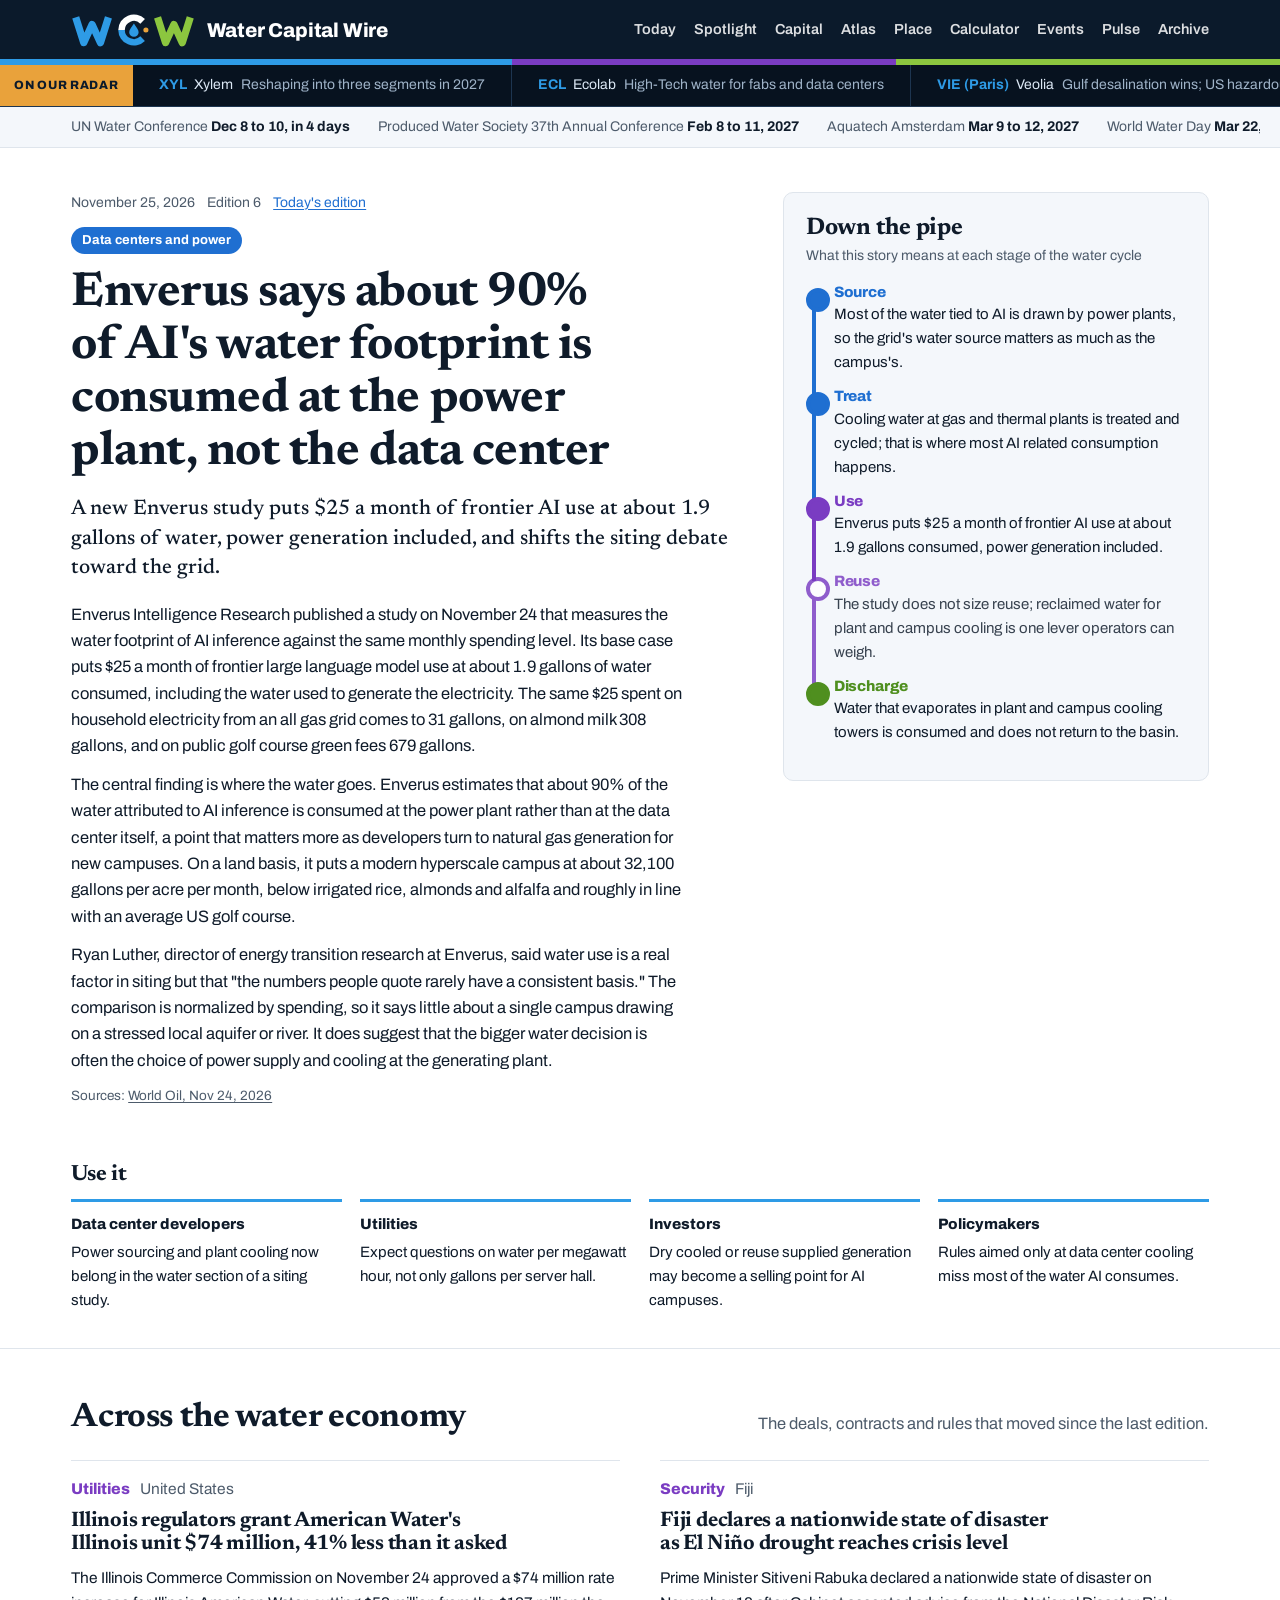
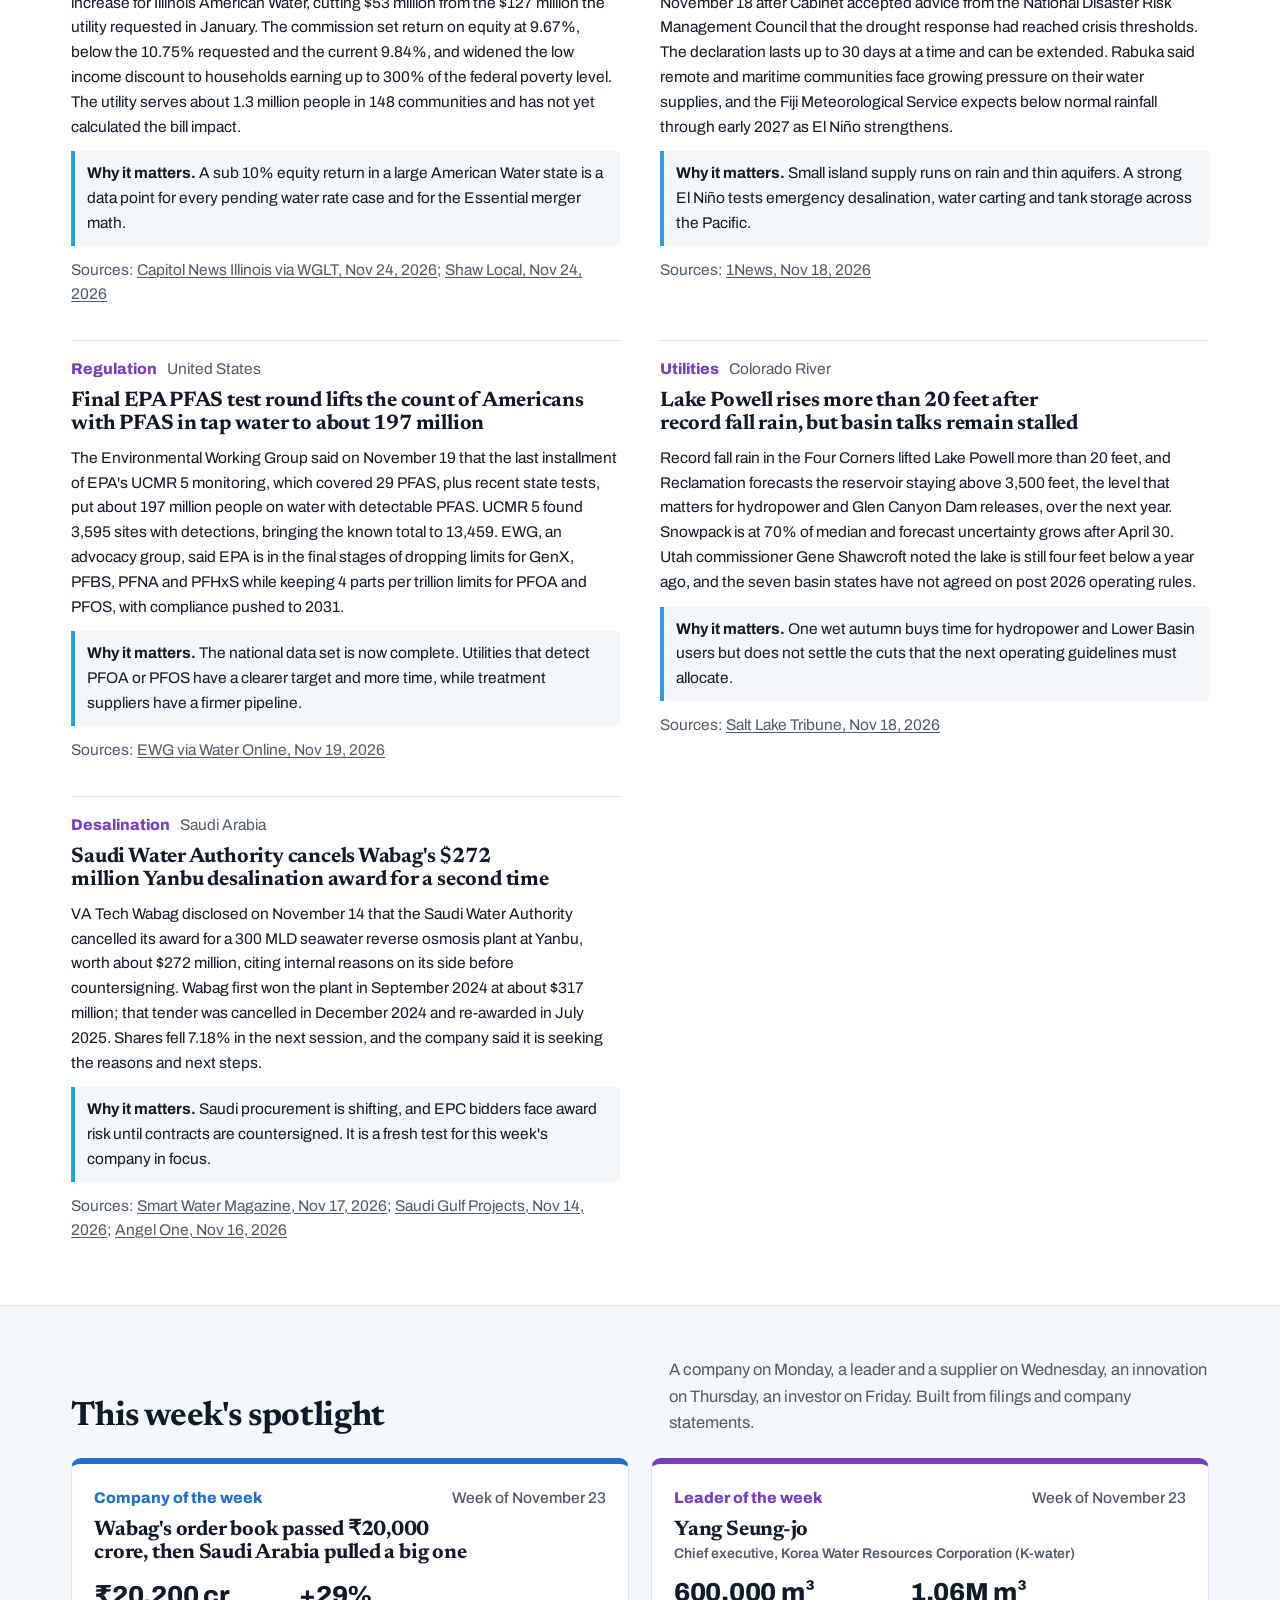
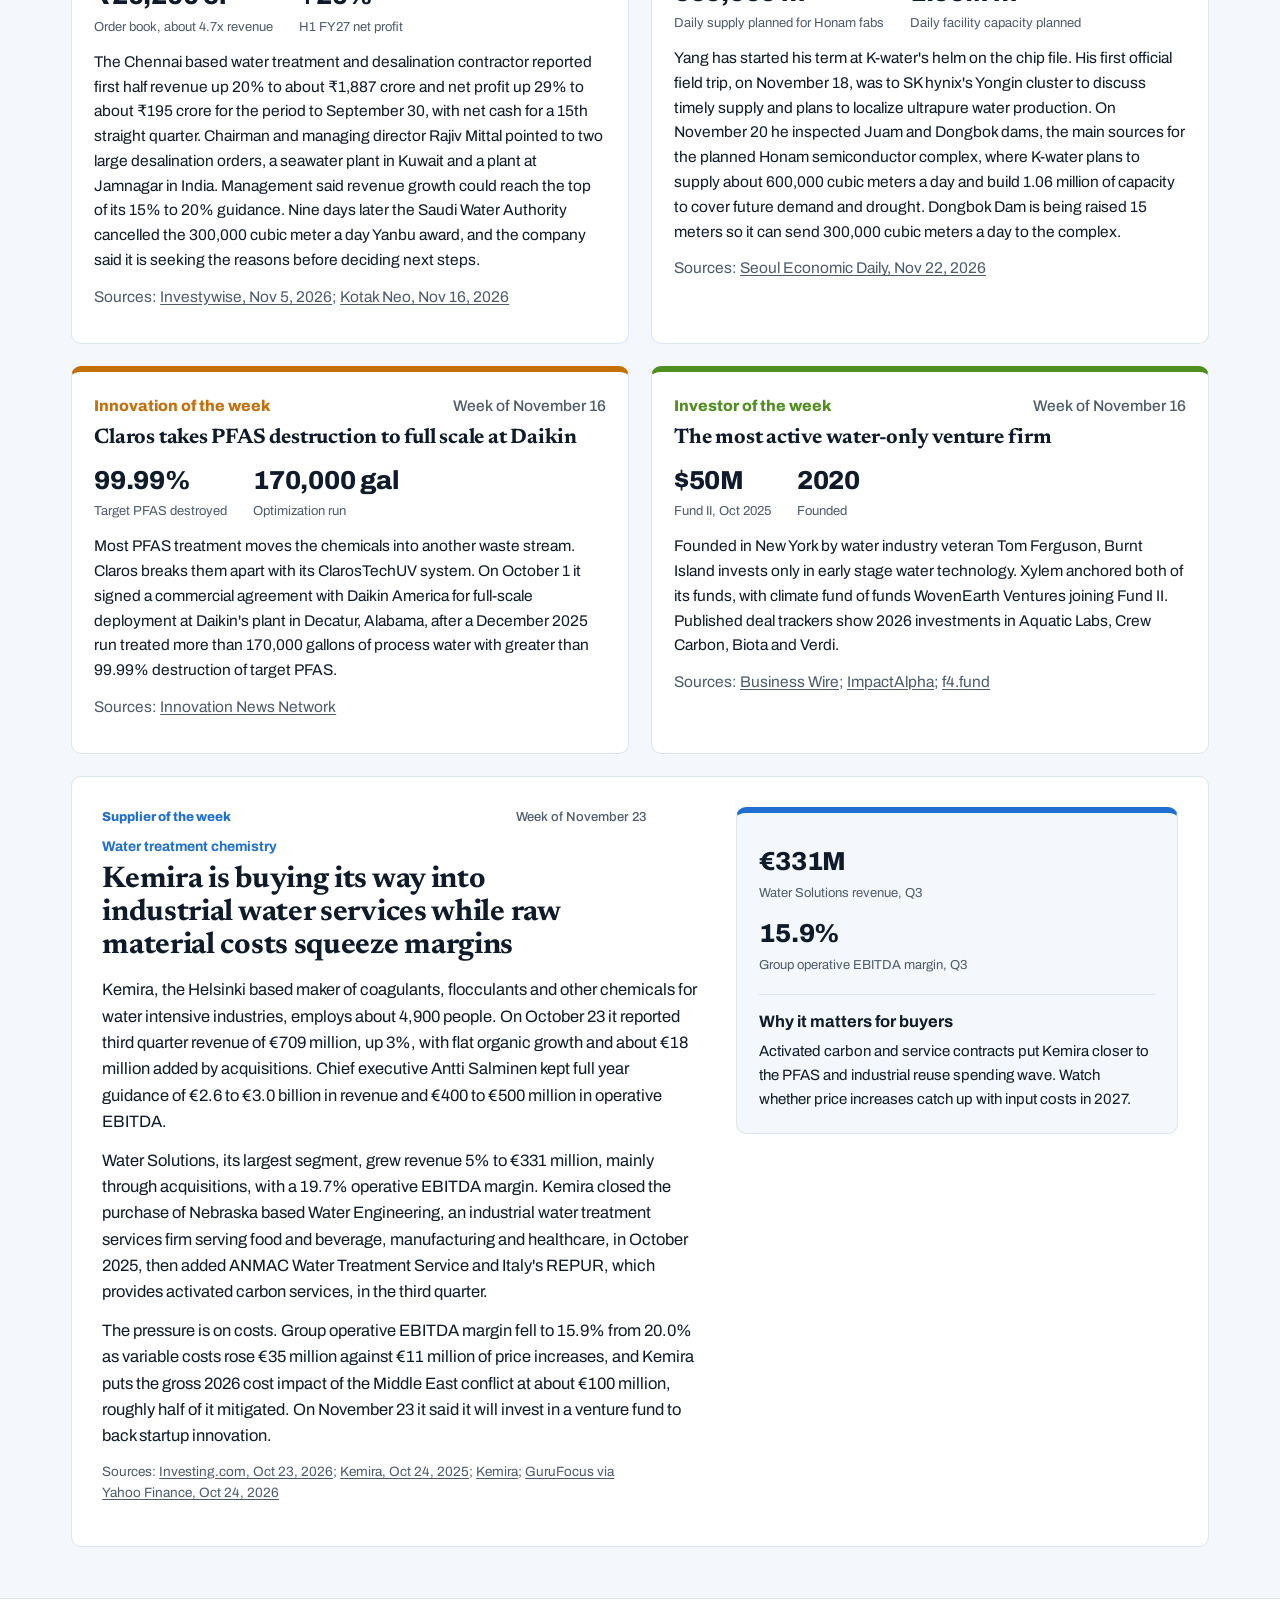
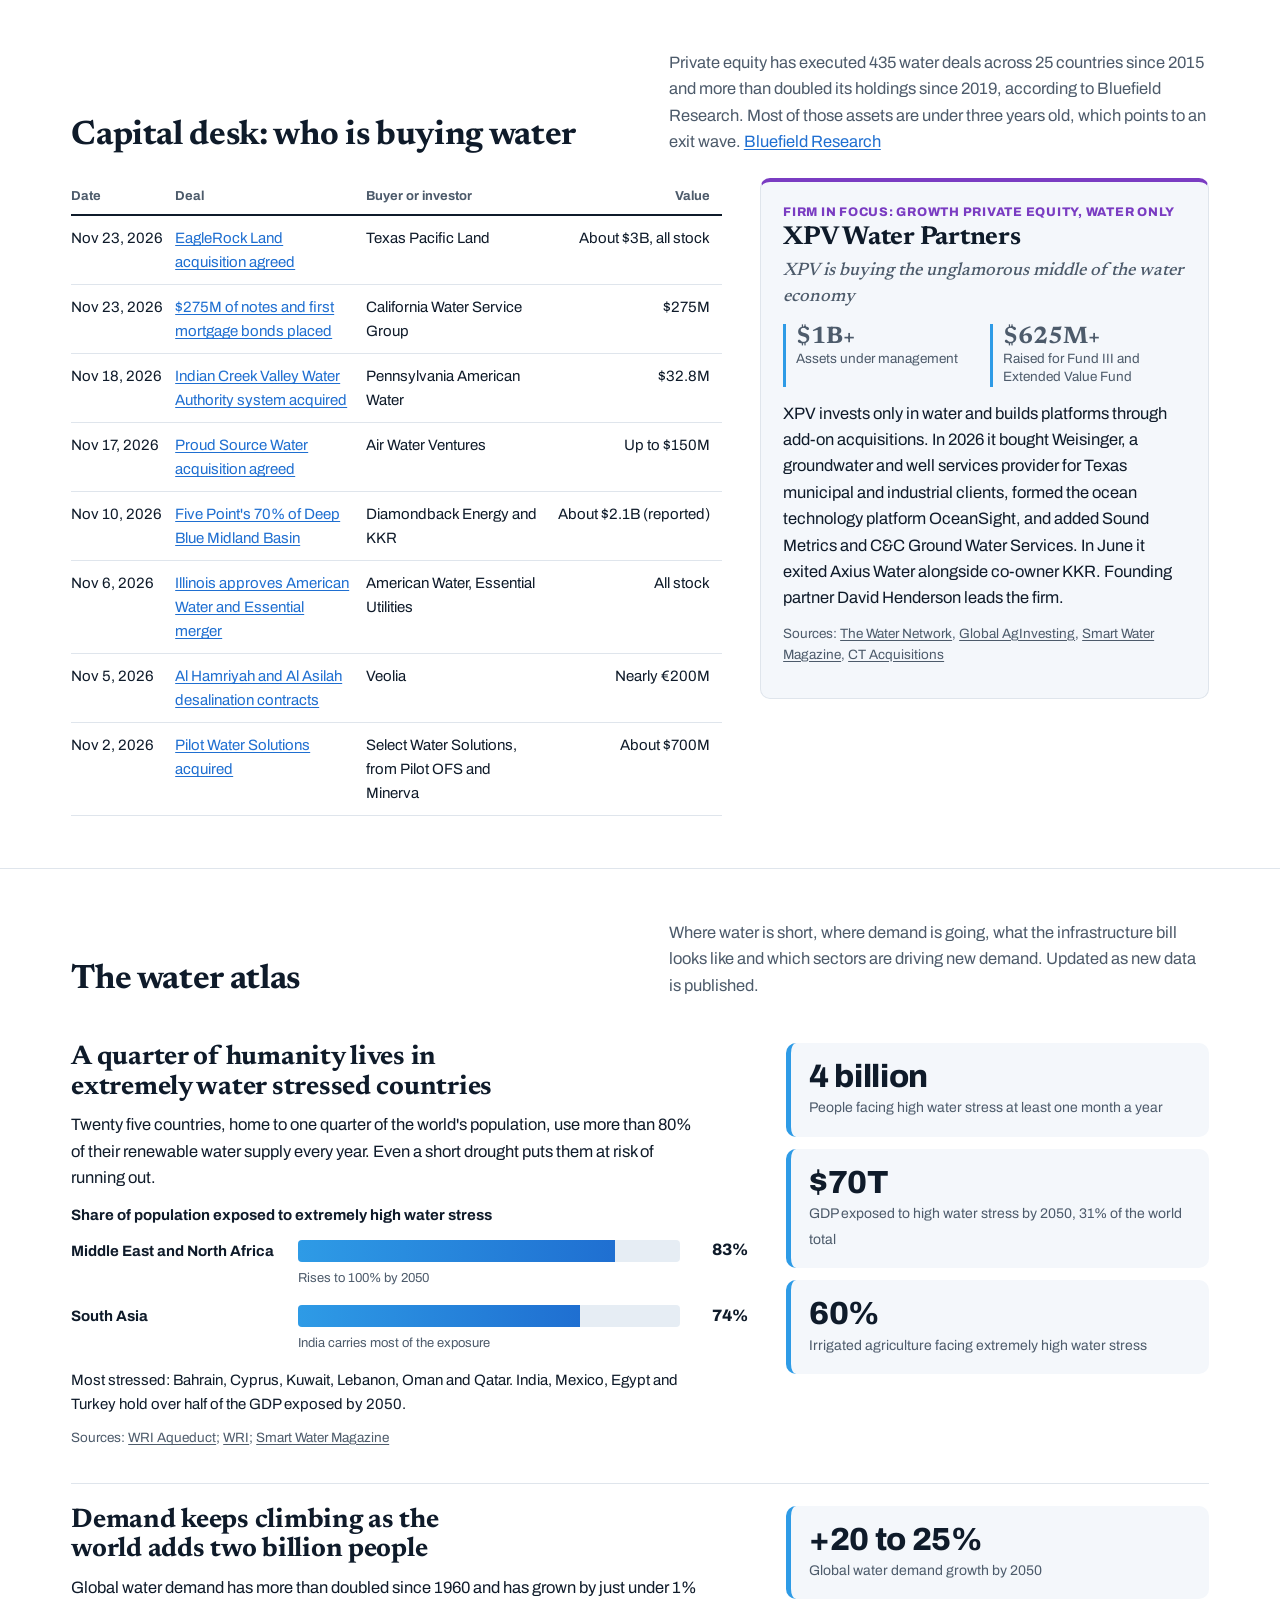
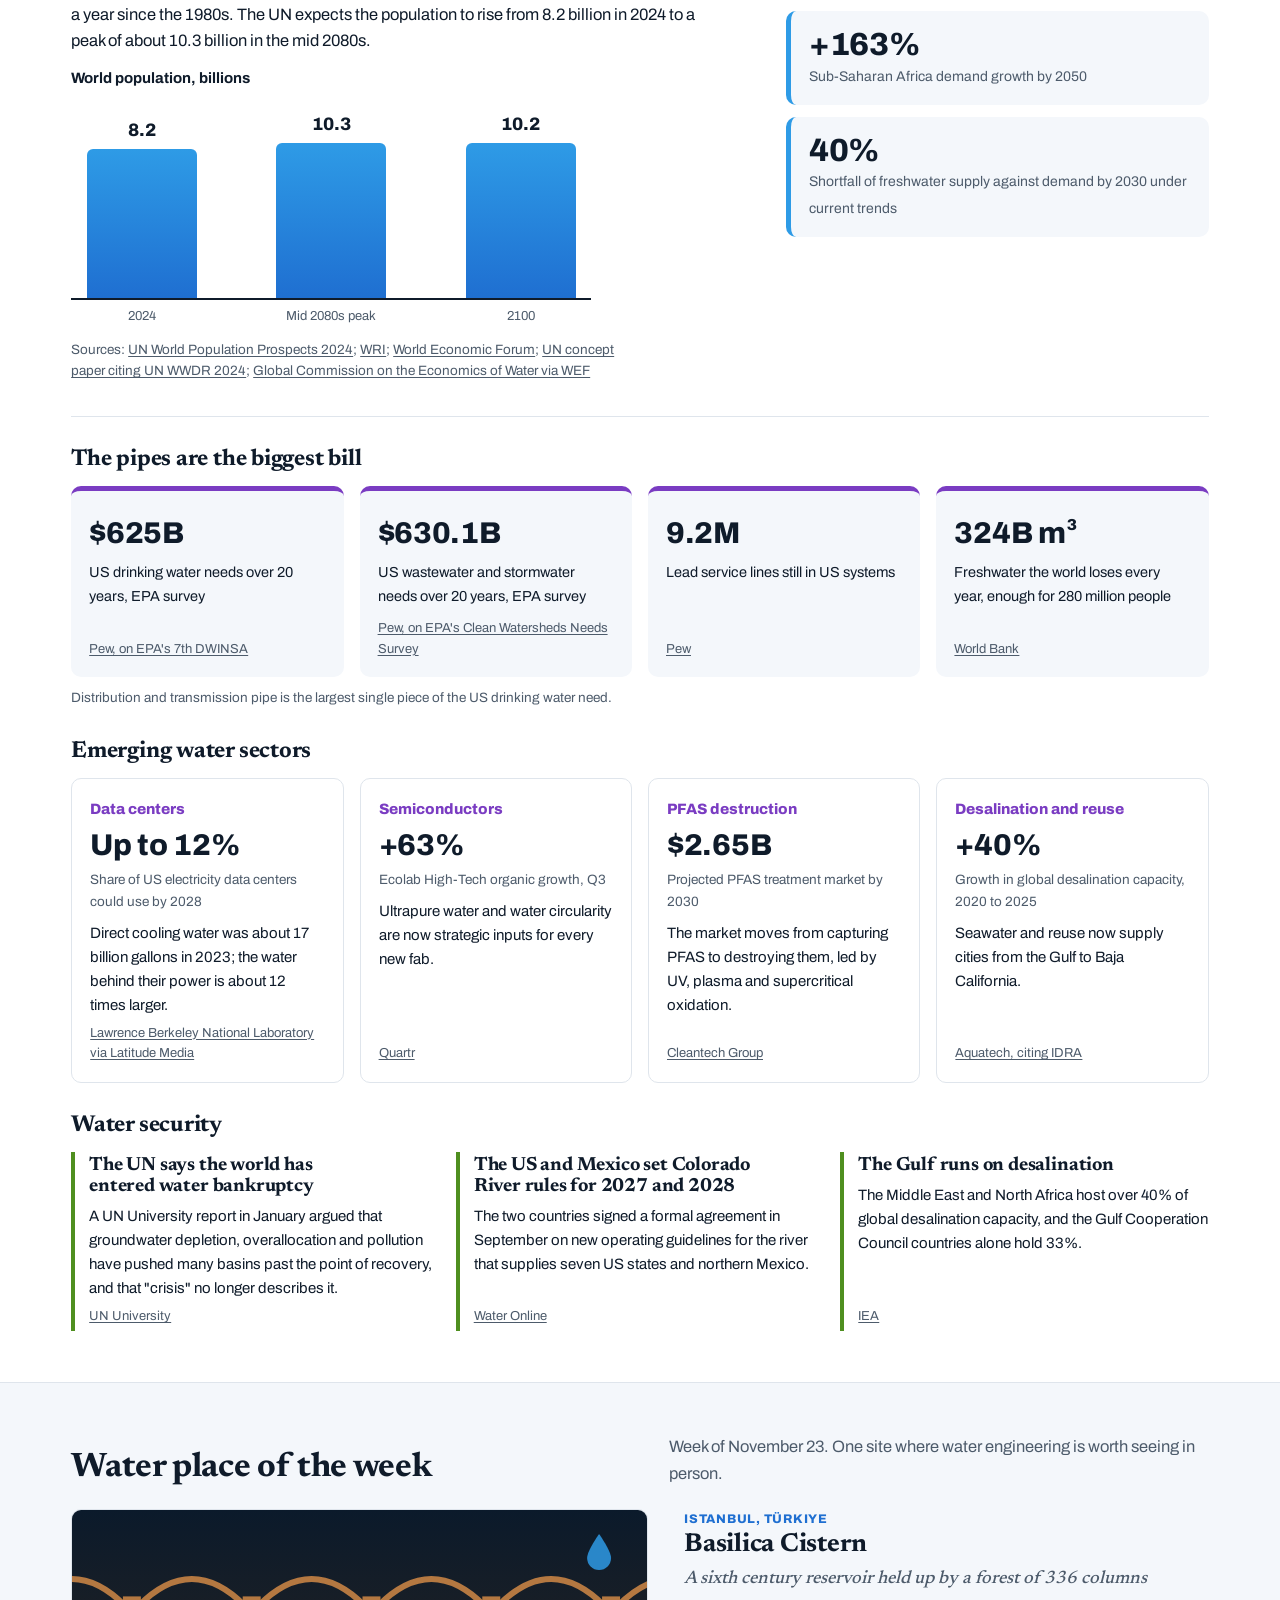
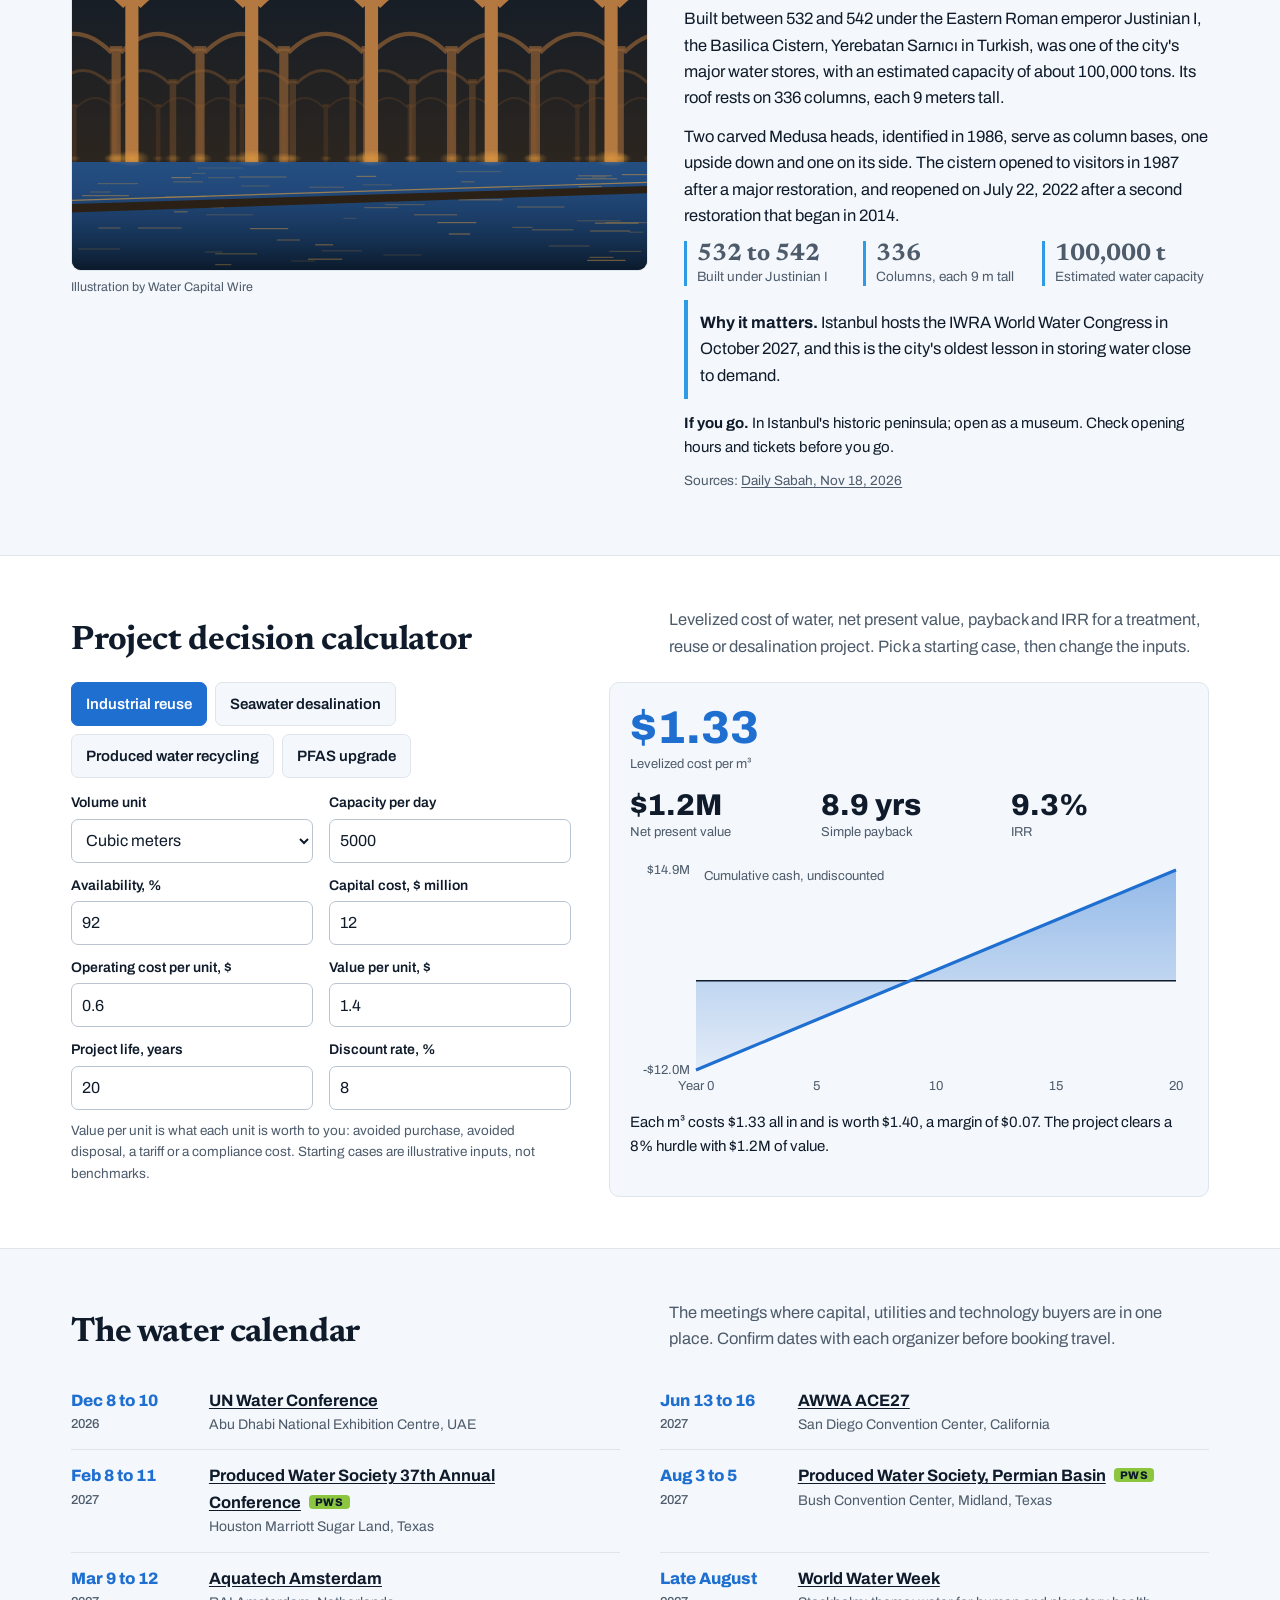
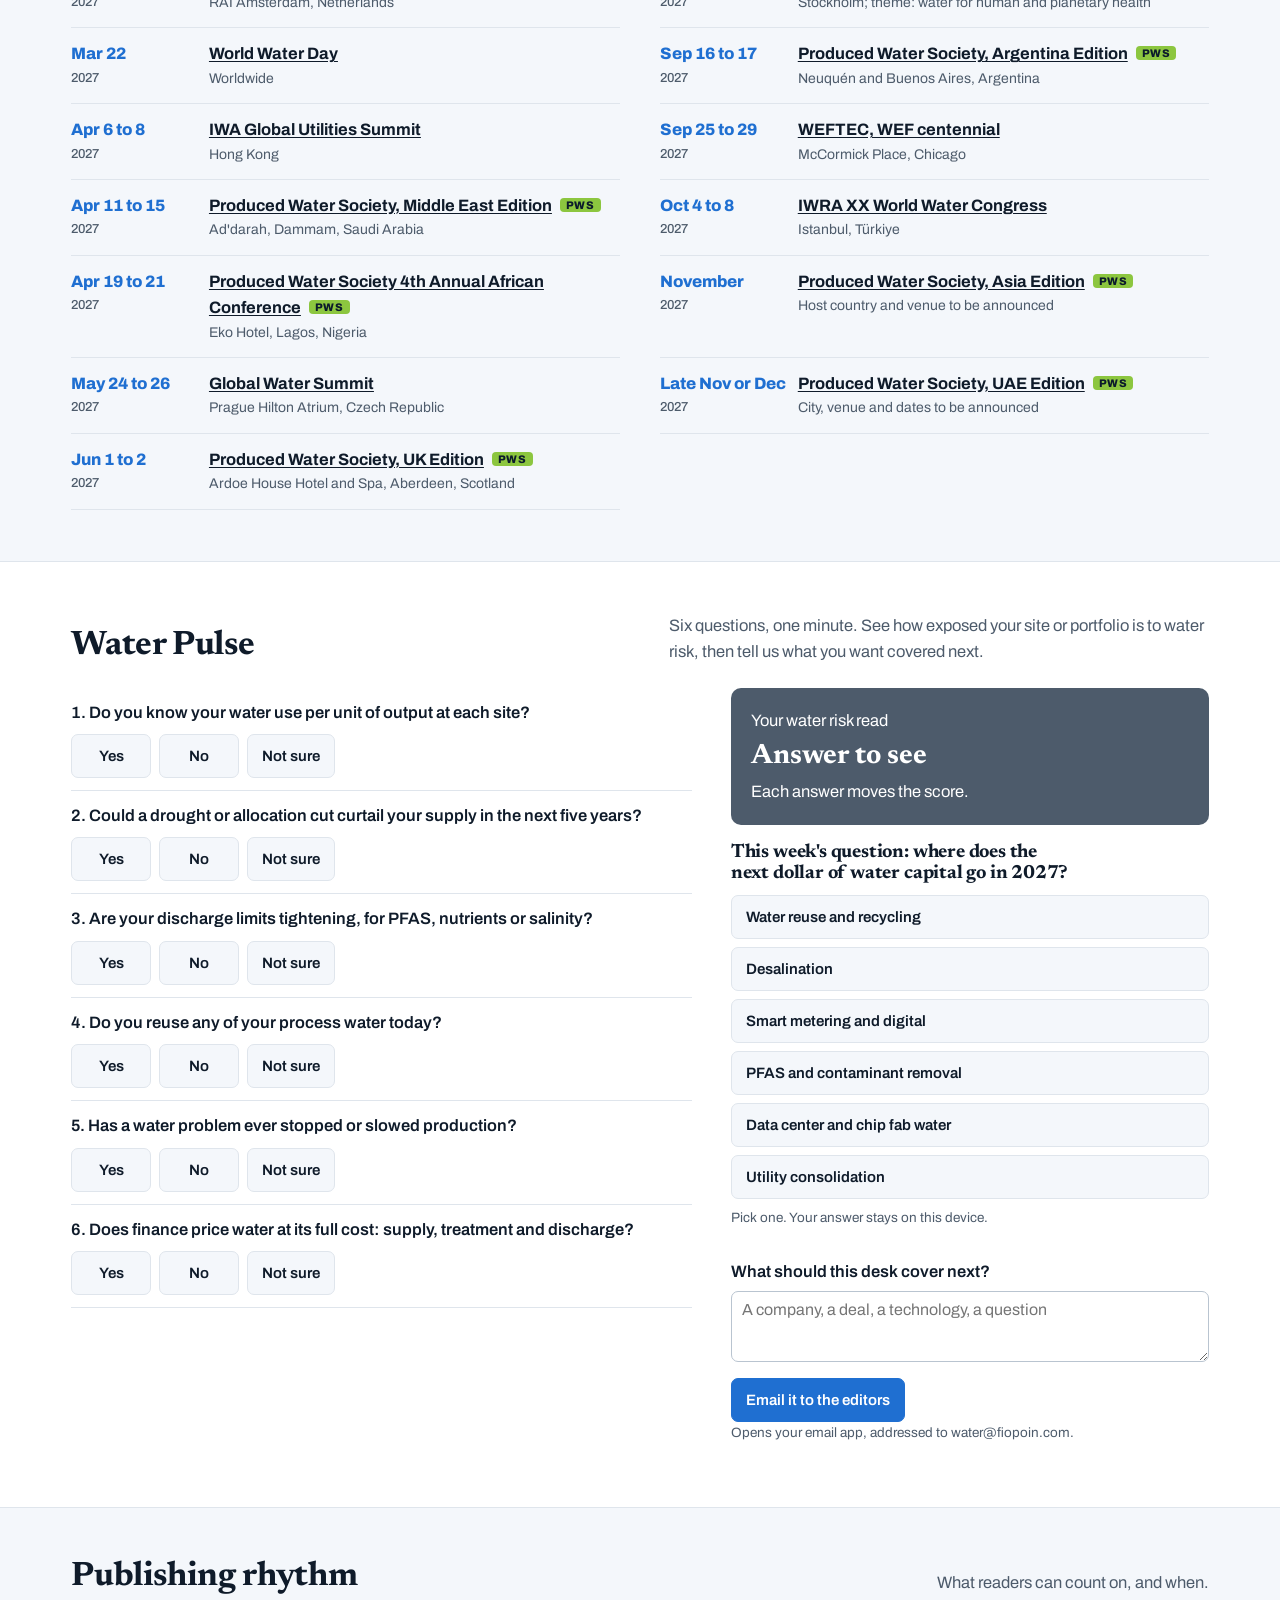
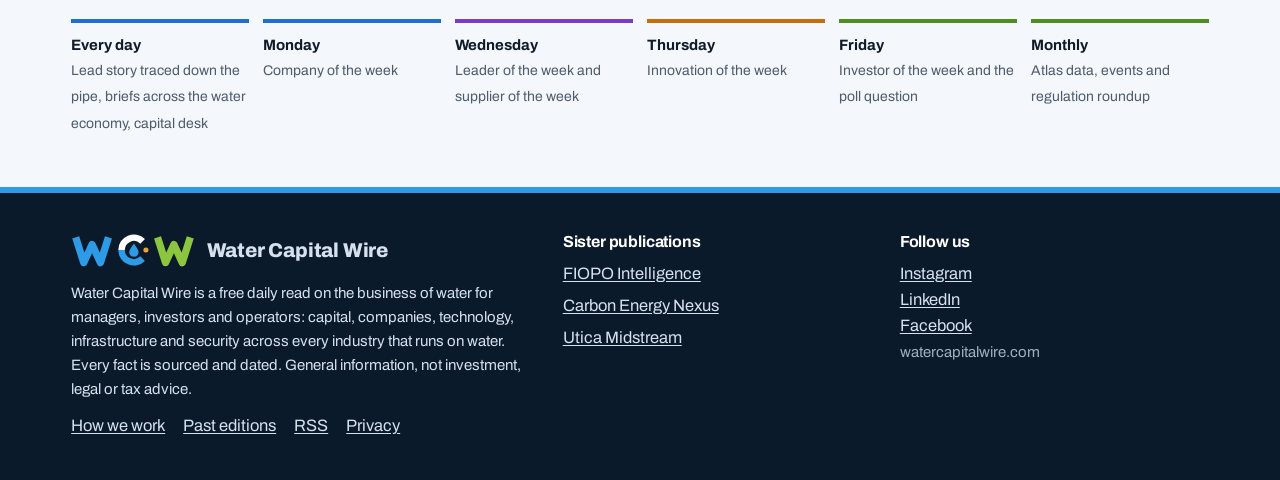
<file: archive/2026-11-25.html>
<!DOCTYPE html>
<html lang="en">
<head>
<meta charset="utf-8">
<meta name="viewport" content="width=device-width, initial-scale=1">
<meta http-equiv="Content-Security-Policy" content="default-src 'self'; script-src 'self'; style-src 'self' 'unsafe-inline'; img-src 'self' data:; font-src 'self'; connect-src 'self'; object-src 'none'; base-uri 'self'; form-action 'self' mailto:; upgrade-insecure-requests">
<meta name="referrer" content="strict-origin-when-cross-origin">
<title>Enverus says about 90% of AI&#39;s water footprint is consumed at the power plant, not the data center | Water Capital Wire</title>
<meta name="description" content="Enverus estimates about 90% of the water tied to AI inference is consumed at the power plant, not the data center. It puts $25 a month of frontier AI use at about 1.9 gallons, power generation included.">
<meta name="robots" content="index, follow, max-image-preview:large">
<link rel="canonical" href="https://watercapitalwire.com/archive/2026-11-25.html">


<meta name="theme-color" content="#0b1a2b">
<meta property="og:type" content="article">
<meta property="og:site_name" content="Water Capital Wire">
<meta property="og:title" content="Enverus says about 90% of AI&#39;s water footprint is consumed at the power plant, not the data center">
<meta property="og:description" content="Enverus estimates about 90% of the water tied to AI inference is consumed at the power plant, not the data center. It puts $25 a month of frontier AI use at about 1.9 gallons, power generation included.">
<meta property="og:url" content="https://watercapitalwire.com/archive/2026-11-25.html">
<meta property="og:image" content="https://watercapitalwire.com/social/2026-11-25.png">
<meta property="og:image:width" content="1080"><meta property="og:image:height" content="1350">
<meta property="article:published_time" content="2026-11-25T04:17:00-06:00">
<meta name="twitter:card" content="summary_large_image">
<meta name="twitter:title" content="Enverus says about 90% of AI&#39;s water footprint is consumed at the power plant, not the data center">
<meta name="twitter:description" content="Enverus estimates about 90% of the water tied to AI inference is consumed at the power plant, not the data center. It puts $25 a month of frontier AI use at about 1.9 gallons, power generation included.">
<meta name="twitter:image" content="https://watercapitalwire.com/social/2026-11-25.png">
<link rel="icon" type="image/svg+xml" href="../brand/wcw-icon.svg">
<link rel="apple-touch-icon" href="../brand/wcw-icon-180.png">
<link rel="alternate" type="application/rss+xml" title="Water Capital Wire" href="../feed.xml">
<link rel="preload" href="../assets/fonts/newsreader-latin-700-normal.woff2" as="font" type="font/woff2" crossorigin>
<link rel="preload" href="../assets/fonts/archivo-latin-400-normal.woff2" as="font" type="font/woff2" crossorigin>
<link rel="stylesheet" href="../assets/style.css?v=f85b350a">

<script type="application/ld+json">{"@context": "https://schema.org", "@graph": [{"@type": "NewsMediaOrganization", "@id": "https://watercapitalwire.com/#org", "name": "Water Capital Wire", "url": "https://watercapitalwire.com/", "logo": {"@type": "ImageObject", "url": "https://watercapitalwire.com/brand/wcw-icon-512.png", "width": 512, "height": 512}, "description": "A free daily read on the business of water for managers, investors and operators: capital, companies, technology, infrastructure and water security, with every fact sourced and dated.", "sameAs": ["https://www.instagram.com/watercapitalwire/", "https://www.linkedin.com/company/watercapitalwire/", "https://www.facebook.com/1468106023047747"]}, {"@type": "NewsArticle", "@id": "https://watercapitalwire.com/archive/2026-11-25.html#article", "headline": "Enverus says about 90% of AI's water footprint is consumed at the power plant, not the data center", "description": "Enverus estimates about 90% of the water tied to AI inference is consumed at the power plant, not the data center. It puts $25 a month of frontier AI use at about 1.9 gallons, power generation included.", "url": "https://watercapitalwire.com/archive/2026-11-25.html", "mainEntityOfPage": "https://watercapitalwire.com/archive/2026-11-25.html", "image": ["https://watercapitalwire.com/social/2026-11-25.png"], "datePublished": "2026-11-25T04:17:00-06:00", "dateModified": "2026-11-25T04:17:00-06:00", "inLanguage": "en-US", "isAccessibleForFree": true, "articleSection": ["Data centers and power", "Utilities", "Security", "Regulation", "Utilities", "Desalination"], "author": {"@id": "https://watercapitalwire.com/#org"}, "publisher": {"@id": "https://watercapitalwire.com/#org"}}, {"@type": "Person", "name": "Yang Seung-jo", "jobTitle": "Chief executive, Korea Water Resources Corporation (K-water)"}]}</script>
</head>
<body>
<a class="skip" href="#main">Skip to content</a>
<header class="mast">
 <div class="wrap mast-in">
  <a class="logo" href="../" aria-label="Water Capital Wire home"><img src="../brand/wcw-mark-white.svg" alt="" width="124" height="34"><span>Water Capital Wire</span></a>
  <nav class="nav" aria-label="Main">
   <a href="../#today">Today</a>
   <a href="../#spotlight">Spotlight</a>
   <a href="../#capital">Capital</a>
   <a href="../#atlas">Atlas</a>
   <a href="../#place">Place</a>
   <a href="../#calculator">Calculator</a>
   <a href="../#events">Events</a>
   <a href="../#pulse">Pulse</a>
   <a href="../archive/">Archive</a>
  </nav>
 </div>
 <div class="pipe" aria-hidden="true"></div>
</header>
<div class="ticker" aria-label="Water equities on our radar">
 <span class="tk-label">On our radar</span>
 <div class="tk-view"><div class="tk-track"><ul><li><b>XYL</b> Xylem<span>Reshaping into three segments in 2027</span></li><li><b>ECL</b> Ecolab<span>High-Tech water for fabs and data centers</span></li><li><b>VIE (Paris)</b> Veolia<span>Gulf desalination wins; US hazardous waste push</span></li><li><b>VLTO</b> Veralto<span>Cleanwater1 purchase expected to close in Q4</span></li><li><b>AWK</b> American Water Works<span>Illinois rate order: $74M of $127M asked</span></li><li><b>WTRG</b> Essential Utilities<span>Being acquired by American Water</span></li><li><b>HTO</b> H2O America<span>Texas expansion through Quadvest</span></li><li><b>CWT</b> California Water Service<span>$275M debt placed; Watermark Utilities from Nov 30</span></li><li><b>PNR</b> Pentair<span>Pool and water treatment</span></li><li><b>WTS</b> Watts Water<span>Flow control inside buildings</span></li><li><b>BMI</b> Badger Meter<span>Utility metering and software</span></li><li><b>MWA</b> Mueller Water Products<span>Aging network replacement</span></li><li><b>ERII</b> Energy Recovery<span>Pressure exchangers for reverse osmosis</span></li><li><b>6370 (Tokyo)</b> Kurita Water<span>Ultrapure water; new India joint venture</span></li><li><b>PHO, CGW, FIW</b> Water ETFs<span>Invesco and First Trust water baskets</span></li></ul><ul aria-hidden="true"><li><b>XYL</b> Xylem<span>Reshaping into three segments in 2027</span></li><li><b>ECL</b> Ecolab<span>High-Tech water for fabs and data centers</span></li><li><b>VIE (Paris)</b> Veolia<span>Gulf desalination wins; US hazardous waste push</span></li><li><b>VLTO</b> Veralto<span>Cleanwater1 purchase expected to close in Q4</span></li><li><b>AWK</b> American Water Works<span>Illinois rate order: $74M of $127M asked</span></li><li><b>WTRG</b> Essential Utilities<span>Being acquired by American Water</span></li><li><b>HTO</b> H2O America<span>Texas expansion through Quadvest</span></li><li><b>CWT</b> California Water Service<span>$275M debt placed; Watermark Utilities from Nov 30</span></li><li><b>PNR</b> Pentair<span>Pool and water treatment</span></li><li><b>WTS</b> Watts Water<span>Flow control inside buildings</span></li><li><b>BMI</b> Badger Meter<span>Utility metering and software</span></li><li><b>MWA</b> Mueller Water Products<span>Aging network replacement</span></li><li><b>ERII</b> Energy Recovery<span>Pressure exchangers for reverse osmosis</span></li><li><b>6370 (Tokyo)</b> Kurita Water<span>Ultrapure water; new India joint venture</span></li><li><b>PHO, CGW, FIW</b> Water ETFs<span>Invesco and First Trust water baskets</span></li></ul></div></div>
</div>
<div class="next" aria-label="Coming up">
 <div class="wrap next-in"><div><span>UN Water Conference</span> <strong data-start="2026-12-08">Dec 8 to 10</strong></div><div><span>Produced Water Society 37th Annual Conference</span> <strong>Feb 8 to 11, 2027</strong></div><div><span>Aquatech Amsterdam</span> <strong>Mar 9 to 12, 2027</strong></div><div><span>World Water Day</span> <strong>Mar 22, 2027</strong></div><div><span>IWA Global Utilities Summit</span> <strong>Apr 6 to 8, 2027</strong></div></div>
</div>

<main id="main">
<section id="today" class="wrap lead">
 <article class="story">
  <p class="meta">November 25, 2026<span>Edition 6</span><a href="../">Today's edition</a></p>
  <p class="tag">Data centers and power</p>
  <h1>Enverus says about 90% of AI&#39;s water footprint is consumed at the power plant, not the data center</h1>
  <p class="dek">A new Enverus study puts $25 a month of frontier AI use at about 1.9 gallons of water, power generation included, and shifts the siting debate toward the grid.</p>
  <p>Enverus Intelligence Research published a study on November 24 that measures the water footprint of AI inference against the same monthly spending level. Its base case puts $25 a month of frontier large language model use at about 1.9 gallons of water consumed, including the water used to generate the electricity. The same $25 spent on household electricity from an all gas grid comes to 31 gallons, on almond milk 308 gallons, and on public golf course green fees 679 gallons.</p><p>The central finding is where the water goes. Enverus estimates that about 90% of the water attributed to AI inference is consumed at the power plant rather than at the data center itself, a point that matters more as developers turn to natural gas generation for new campuses. On a land basis, it puts a modern hyperscale campus at about 32,100 gallons per acre per month, below irrigated rice, almonds and alfalfa and roughly in line with an average US golf course.</p><p>Ryan Luther, director of energy transition research at Enverus, said water use is a real factor in siting but that &#34;the numbers people quote rarely have a consistent basis.&#34; The comparison is normalized by spending, so it says little about a single campus drawing on a stressed local aquifer or river. It does suggest that the bigger water decision is often the choice of power supply and cooling at the generating plant.</p>
  <p class="src">Sources: <a href="https://www.worldoil.com/news/2026/11/24/most-of-ai-s-water-footprint-comes-from-the-power-plant-not-the-data-center-enverus-says/" rel="noopener">World Oil, Nov 24, 2026</a></p>
 </article>
 <aside class="cycle" aria-label="Down the pipe">
  <h2>Down the pipe</h2>
  <p class="cyc-sub">What this story means at each stage of the water cycle</p>
  
  <div class="stop c-blue on"><h3>Source</h3><p>Most of the water tied to AI is drawn by power plants, so the grid&#39;s water source matters as much as the campus&#39;s.</p></div>
  
  <div class="stop c-blue on"><h3>Treat</h3><p>Cooling water at gas and thermal plants is treated and cycled; that is where most AI related consumption happens.</p></div>
  
  <div class="stop c-purple on"><h3>Use</h3><p>Enverus puts $25 a month of frontier AI use at about 1.9 gallons consumed, power generation included.</p></div>
  
  <div class="stop c-purple"><h3>Reuse</h3><p>The study does not size reuse; reclaimed water for plant and campus cooling is one lever operators can weigh.</p></div>
  
  <div class="stop c-green on"><h3>Discharge</h3><p>Water that evaporates in plant and campus cooling towers is consumed and does not return to the basin.</p></div>
  
 </aside>
</section>
<section class="wrap useit" aria-label="Use it">
 <h2>Use it</h2>
 <dl><div><dt>Data center developers</dt><dd>Power sourcing and plant cooling now belong in the water section of a siting study.</dd></div><div><dt>Utilities</dt><dd>Expect questions on water per megawatt hour, not only gallons per server hall.</dd></div><div><dt>Investors</dt><dd>Dry cooled or reuse supplied generation may become a selling point for AI campuses.</dd></div><div><dt>Policymakers</dt><dd>Rules aimed only at data center cooling miss most of the water AI consumes.</dd></div></dl>
</section>

<section class="band" id="briefs">
 <div class="wrap">
  <div class="head"><h2>Across the water economy</h2><p>The deals, contracts and rules that moved since the last edition.</p></div>
  <div class="briefs">
  
  <article class="brief" id="money">
   <p class="bt"><span class="sec">Utilities</span><span>United States</span></p>
   <h3>Illinois regulators grant American Water&#39;s Illinois unit $74 million, 41% less than it asked</h3>
   <p>The Illinois Commerce Commission on November 24 approved a $74 million rate increase for Illinois American Water, cutting $53 million from the $127 million the utility requested in January. The commission set return on equity at 9.67%, below the 10.75% requested and the current 9.84%, and widened the low income discount to households earning up to 300% of the federal poverty level. The utility serves about 1.3 million people in 148 communities and has not yet calculated the bill impact.</p>
   <p class="why"><b>Why it matters.</b> A sub 10% equity return in a large American Water state is a data point for every pending water rate case and for the Essential merger math.</p>
   <p class="src">Sources: <a href="https://www.wglt.org/illinois/2026-11-24/icc-approves-74-million-rate-hike-for-illinois-american-water-co-customers" rel="noopener">Capitol News Illinois via WGLT, Nov 24, 2026</a>; <a href="https://www.shawlocal.com/news/2026/11/24/icc-approves-74-million-rate-hike-for-illinois-american-water-over-40-less-than-requested/" rel="noopener">Shaw Local, Nov 24, 2026</a></p>
  </article>
  
  <article class="brief" id="world">
   <p class="bt"><span class="sec">Security</span><span>Fiji</span></p>
   <h3>Fiji declares a nationwide state of disaster as El Niño drought reaches crisis level</h3>
   <p>Prime Minister Sitiveni Rabuka declared a nationwide state of disaster on November 18 after Cabinet accepted advice from the National Disaster Risk Management Council that the drought response had reached crisis thresholds. The declaration lasts up to 30 days at a time and can be extended. Rabuka said remote and maritime communities face growing pressure on their water supplies, and the Fiji Meteorological Service expects below normal rainfall through early 2027 as El Niño strengthens.</p>
   <p class="why"><b>Why it matters.</b> Small island supply runs on rain and thin aquifers. A strong El Niño tests emergency desalination, water carting and tank storage across the Pacific.</p>
   <p class="src">Sources: <a href="https://www.1news.co.nz/2026/11/18/fiji-declares-nationwide-state-of-disaster-as-el-nino-drought-worsens/" rel="noopener">1News, Nov 18, 2026</a></p>
  </article>
  
  <article class="brief" id="pfas">
   <p class="bt"><span class="sec">Regulation</span><span>United States</span></p>
   <h3>Final EPA PFAS test round lifts the count of Americans with PFAS in tap water to about 197 million</h3>
   <p>The Environmental Working Group said on November 19 that the last installment of EPA&#39;s UCMR 5 monitoring, which covered 29 PFAS, plus recent state tests, put about 197 million people on water with detectable PFAS. UCMR 5 found 3,595 sites with detections, bringing the known total to 13,459. EWG, an advocacy group, said EPA is in the final stages of dropping limits for GenX, PFBS, PFNA and PFHxS while keeping 4 parts per trillion limits for PFOA and PFOS, with compliance pushed to 2031.</p>
   <p class="why"><b>Why it matters.</b> The national data set is now complete. Utilities that detect PFOA or PFOS have a clearer target and more time, while treatment suppliers have a firmer pipeline.</p>
   <p class="src">Sources: <a href="https://www.wateronline.com/doc/toxic-forever-chemicals-found-in-tap-water-of-m-americans-0001" rel="noopener">EWG via Water Online, Nov 19, 2026</a></p>
  </article>
  
  <article class="brief" id="powell">
   <p class="bt"><span class="sec">Utilities</span><span>Colorado River</span></p>
   <h3>Lake Powell rises more than 20 feet after record fall rain, but basin talks remain stalled</h3>
   <p>Record fall rain in the Four Corners lifted Lake Powell more than 20 feet, and Reclamation forecasts the reservoir staying above 3,500 feet, the level that matters for hydropower and Glen Canyon Dam releases, over the next year. Snowpack is at 70% of median and forecast uncertainty grows after April 30. Utah commissioner Gene Shawcroft noted the lake is still four feet below a year ago, and the seven basin states have not agreed on post 2026 operating rules.</p>
   <p class="why"><b>Why it matters.</b> One wet autumn buys time for hydropower and Lower Basin users but does not settle the cuts that the next operating guidelines must allocate.</p>
   <p class="src">Sources: <a href="https://www.sltrib.com/news/environment/2026/11/18/lake-powell-rises-20-feet-after/" rel="noopener">Salt Lake Tribune, Nov 18, 2026</a></p>
  </article>
  
  <article class="brief" id="yanbu">
   <p class="bt"><span class="sec">Desalination</span><span>Saudi Arabia</span></p>
   <h3>Saudi Water Authority cancels Wabag&#39;s $272 million Yanbu desalination award for a second time</h3>
   <p>VA Tech Wabag disclosed on November 14 that the Saudi Water Authority cancelled its award for a 300 MLD seawater reverse osmosis plant at Yanbu, worth about $272 million, citing internal reasons on its side before countersigning. Wabag first won the plant in September 2024 at about $317 million; that tender was cancelled in December 2024 and re-awarded in July 2025. Shares fell 7.18% in the next session, and the company said it is seeking the reasons and next steps.</p>
   <p class="why"><b>Why it matters.</b> Saudi procurement is shifting, and EPC bidders face award risk until contracts are countersigned. It is a fresh test for this week&#39;s company in focus.</p>
   <p class="src">Sources: <a href="https://smartwatermagazine.com/news/smart-water-magazine/saudi-water-authority-cancels-wabags-yanbu-desalination-award-for-the-second-time" rel="noopener">Smart Water Magazine, Nov 17, 2026</a>; <a href="https://www.saudigulfprojects.com/2026/11/yanbu-desalination-plant-swa-cancels-272-million-wabag-tender/" rel="noopener">Saudi Gulf Projects, Nov 14, 2026</a>; <a href="https://www.angelone.in/news/stocks/va-tech-wabag-share-price-down-over-7-saudi-water-authority-cancels-2-332-crore-desalination-project" rel="noopener">Angel One, Nov 16, 2026</a></p>
  </article>
  
  </div>
 </div>
</section>


<section id="spotlight" class="band tint">
 <div class="wrap">
  <div class="head"><h2>This week's spotlight</h2><p>A company on Monday, a leader and a supplier on Wednesday, an innovation on Thursday, an investor on Friday. Built from filings and company statements.</p></div>
  <div class="grid2">
  
  
  <article class="card c-blue" id="company">
   <p class="k">Company of the week<span>Week of November 23</span></p>
   <h3>Wabag&#39;s order book passed ₹20,000 crore, then Saudi Arabia pulled a big one</h3>
   <div class="figs"><div><strong>₹20,200 cr</strong>Order book, about 4.7x revenue</div><div><strong>+29%</strong>H1 FY27 net profit</div></div>
   <p>The Chennai based water treatment and desalination contractor reported first half revenue up 20% to about ₹1,887 crore and net profit up 29% to about ₹195 crore for the period to September 30, with net cash for a 15th straight quarter. Chairman and managing director Rajiv Mittal pointed to two large desalination orders, a seawater plant in Kuwait and a plant at Jamnagar in India. Management said revenue growth could reach the top of its 15% to 20% guidance. Nine days later the Saudi Water Authority cancelled the 300,000 cubic meter a day Yanbu award, and the company said it is seeking the reasons before deciding next steps.</p>
   <p class="src">Sources: <a href="https://www.investywise.com/va-tech-wabag-limited-financial-results-for-q2-fy27" rel="noopener">Investywise, Nov 5, 2026</a>; <a href="https://www.kotakneo.com/news/stocks/va-tech-wabag-saudi-order-update/" rel="noopener">Kotak Neo, Nov 16, 2026</a></p>
  </article>
  
  
  <article class="card c-purple" id="leader">
   <p class="k">Leader of the week<span>Week of November 23</span></p>
   <h3>Yang Seung-jo<small>Chief executive, Korea Water Resources Corporation (K-water)</small></h3>
   <div class="figs"><div><strong>600,000 m³</strong>Daily supply planned for Honam fabs</div><div><strong>1.06M m³</strong>Daily facility capacity planned</div></div>
   <p>Yang has started his term at K-water&#39;s helm on the chip file. His first official field trip, on November 18, was to SK hynix&#39;s Yongin cluster to discuss timely supply and plans to localize ultrapure water production. On November 20 he inspected Juam and Dongbok dams, the main sources for the planned Honam semiconductor complex, where K-water plans to supply about 600,000 cubic meters a day and build 1.06 million of capacity to cover future demand and drought. Dongbok Dam is being raised 15 meters so it can send 300,000 cubic meters a day to the complex.</p>
   <p class="src">Sources: <a href="https://en.sedaily.com/economy/2026/11/22/k-water-ceo-inspects-water-supply-for-honam-chip-cluster" rel="noopener">Seoul Economic Daily, Nov 22, 2026</a></p>
  </article>
  
  
  <article class="card c-orange" id="innovation">
   <p class="k">Innovation of the week<span>Week of November 16</span></p>
   <h3>Claros takes PFAS destruction to full scale at Daikin</h3>
   <div class="figs"><div><strong>99.99%</strong>Target PFAS destroyed</div><div><strong>170,000 gal</strong>Optimization run</div></div>
   <p>Most PFAS treatment moves the chemicals into another waste stream. Claros breaks them apart with its ClarosTechUV system. On October 1 it signed a commercial agreement with Daikin America for full-scale deployment at Daikin&#39;s plant in Decatur, Alabama, after a December 2025 run treated more than 170,000 gallons of process water with greater than 99.99% destruction of target PFAS.</p>
   <p class="src">Sources: <a href="https://www.innovationnewsnetwork.com/claros-technologies-turns-pfas-destruction-into-commercial-reality/74670/" rel="noopener">Innovation News Network</a></p>
  </article>
  
  
  <article class="card c-green" id="investor">
   <p class="k">Investor of the week<span>Week of November 16</span></p>
   <h3>The most active water-only venture firm</h3>
   <div class="figs"><div><strong>$50M</strong>Fund II, Oct 2025</div><div><strong>2020</strong>Founded</div></div>
   <p>Founded in New York by water industry veteran Tom Ferguson, Burnt Island invests only in early stage water technology. Xylem anchored both of its funds, with climate fund of funds WovenEarth Ventures joining Fund II. Published deal trackers show 2026 investments in Aquatic Labs, Crew Carbon, Biota and Verdi.</p>
   <p class="src">Sources: <a href="https://www.businesswire.com/news/home/20251022551885/en" rel="noopener">Business Wire</a>; <a href="https://impactalpha.com/?p=121489" rel="noopener">ImpactAlpha</a>; <a href="https://f4.fund/firms/burnt-island-ventures" rel="noopener">f4.fund</a></p>
  </article>
  
  </div>
  
  <div class="sup" id="supplier">
   <article>
    <p class="k c-blue">Supplier of the week<span>Week of November 23</span></p>
    <p class="supk">Water treatment chemistry</p>
    <h3>Kemira is buying its way into industrial water services while raw material costs squeeze margins</h3>
    <p>Kemira, the Helsinki based maker of coagulants, flocculants and other chemicals for water intensive industries, employs about 4,900 people. On October 23 it reported third quarter revenue of €709 million, up 3%, with flat organic growth and about €18 million added by acquisitions. Chief executive Antti Salminen kept full year guidance of €2.6 to €3.0 billion in revenue and €400 to €500 million in operative EBITDA.</p><p>Water Solutions, its largest segment, grew revenue 5% to €331 million, mainly through acquisitions, with a 19.7% operative EBITDA margin. Kemira closed the purchase of Nebraska based Water Engineering, an industrial water treatment services firm serving food and beverage, manufacturing and healthcare, in October 2025, then added ANMAC Water Treatment Service and Italy&#39;s REPUR, which provides activated carbon services, in the third quarter.</p><p>The pressure is on costs. Group operative EBITDA margin fell to 15.9% from 20.0% as variable costs rose €35 million against €11 million of price increases, and Kemira puts the gross 2026 cost impact of the Middle East conflict at about €100 million, roughly half of it mitigated. On November 23 it said it will invest in a venture fund to back startup innovation.</p>
    <p class="src">Sources: <a href="https://www.investing.com/news/company-news/kemira-q3-2026-slides-revenue-rises-but-margins-hit-by-cost-inflation-93CH-4968255" rel="noopener">Investing.com, Oct 23, 2026</a>; <a href="https://www.kemira.com/news-and-stories/newsroom/releases/kemira-completes-the-acquisition-of-water-engineering-inc/" rel="noopener">Kemira, Oct 24, 2025</a>; <a href="https://www.kemira.com/" rel="noopener">Kemira</a>; <a href="https://finance.yahoo.com/markets/stocks/articles/kemira-oyj-koyjf-q3-2026-230203820.html" rel="noopener">GuruFocus via Yahoo Finance, Oct 24, 2026</a></p>
   </article>
   <div class="supfig">
    <div class="figs"><div><strong>€331M</strong>Water Solutions revenue, Q3</div><div><strong>15.9%</strong>Group operative EBITDA margin, Q3</div></div>
    
    <div class="why2"><b>Why it matters for buyers</b><p>Activated carbon and service contracts put Kemira closer to the PFAS and industrial reuse spending wave. Watch whether price increases catch up with input costs in 2027.</p></div>
   </div>
  </div>
 </div>
</section>

<section id="capital" class="band">
 <div class="wrap">
  <div class="head"><h2>Capital desk: who is buying water</h2><p>Private equity has executed 435 water deals across 25 countries since 2015 and more than doubled its holdings since 2019, according to Bluefield Research. Most of those assets are under three years old, which points to an exit wave. <a href="https://www.bluefieldresearch.com/?p=39315" rel="noopener">Bluefield Research</a></p></div>
  <div class="two">
   <div class="scroll"><table class="stack">
    <thead><tr><th scope="col">Date</th><th scope="col">Deal</th><th scope="col">Buyer or investor</th><th scope="col" class="r">Value</th></tr></thead>
    <tbody><tr><td class="nowrap" data-l="Date">Nov 23, 2026</td><td data-l="Deal"><a href="https://www.worldoil.com/news/2026/11/23/texas-pacific-land-agrees-3-billion-eaglerock-deal-to-scale-permian-water-platform/" rel="noopener">EagleRock Land acquisition agreed</a></td><td data-l="Buyer">Texas Pacific Land</td><td class="r nowrap" data-l="Value">About $3B, all stock</td></tr><tr><td class="nowrap" data-l="Date">Nov 23, 2026</td><td data-l="Deal"><a href="https://www.globenewswire.com/news-release/2026/11/23/3408895/0/en/california-water-service-group-finalizes-sale-of-125-million-of-senior-unsecured-notes-and-california-water-service-company-finalizes-sale-of-150-million-of-first-mortgage-bonds.html" rel="noopener">$275M of notes and first mortgage bonds placed</a></td><td data-l="Buyer">California Water Service Group</td><td class="r nowrap" data-l="Value">$275M</td></tr><tr><td class="nowrap" data-l="Date">Nov 18, 2026</td><td data-l="Deal"><a href="https://finviz.com/news/424949/pennsylvania-american-water-completes-acquisition-of-the-indian-creek-valley-water-authority-water-system" rel="noopener">Indian Creek Valley Water Authority system acquired</a></td><td data-l="Buyer">Pennsylvania American Water</td><td class="r nowrap" data-l="Value">$32.8M</td></tr><tr><td class="nowrap" data-l="Date">Nov 17, 2026</td><td data-l="Deal"><a href="https://www.foodbev.com/news/air-water-ventures-to-acquire-proud-source-water-in-150m-deal" rel="noopener">Proud Source Water acquisition agreed</a></td><td data-l="Buyer">Air Water Ventures</td><td class="r nowrap" data-l="Value">Up to $150M</td></tr><tr><td class="nowrap" data-l="Date">Nov 10, 2026</td><td data-l="Deal"><a href="https://www.ogj.com/general-interest/companies/news/55417839/diamondback-kkr-to-jointly-own-entirety-of-midland-basin-water-network-deep-blue" rel="noopener">Five Point&#39;s 70% of Deep Blue Midland Basin</a></td><td data-l="Buyer">Diamondback Energy and KKR</td><td class="r nowrap" data-l="Value">About $2.1B (reported)</td></tr><tr><td class="nowrap" data-l="Date">Nov 6, 2026</td><td data-l="Deal"><a href="https://smartwatermagazine.com/news/smart-water-magazine/illinois-regulator-approves-american-water-essential-utilities-merger-fourth-state-clearance" rel="noopener">Illinois approves American Water and Essential merger</a></td><td data-l="Buyer">American Water, Essential Utilities</td><td class="r nowrap" data-l="Value">All stock</td></tr><tr><td class="nowrap" data-l="Date">Nov 5, 2026</td><td data-l="Deal"><a href="https://www.saudigulfprojects.com/2026/11/veolia-200-million-desalination-contracts-hamriyah-uae-al-asilah-oman/" rel="noopener">Al Hamriyah and Al Asilah desalination contracts</a></td><td data-l="Buyer">Veolia</td><td class="r nowrap" data-l="Value">Nearly €200M</td></tr><tr><td class="nowrap" data-l="Date">Nov 2, 2026</td><td data-l="Deal"><a href="https://smartwatermagazine.com/news/smart-water-magazine/select-water-closes-us700m-purchase-of-delaware-basin-produced-water-firm-pilot" rel="noopener">Pilot Water Solutions acquired</a></td><td data-l="Buyer">Select Water Solutions, from Pilot OFS and Minerva</td><td class="r nowrap" data-l="Value">About $700M</td></tr></tbody>
   </table></div>
   <aside class="firmspot">
    <p class="kick">Firm in focus: Growth private equity, water only</p>
    <h3>XPV Water Partners</h3>
    <p class="sub">XPV is buying the unglamorous middle of the water economy</p>
    <div class="figs"><div><b>$1B+</b><span>Assets under management</span></div><div><b>$625M+</b><span>Raised for Fund III and Extended Value Fund</span></div></div>
    <p>XPV invests only in water and builds platforms through add-on acquisitions. In 2026 it bought Weisinger, a groundwater and well services provider for Texas municipal and industrial clients, formed the ocean technology platform OceanSight, and added Sound Metrics and C&amp;C Ground Water Services. In June it exited Axius Water alongside co-owner KKR. Founding partner David Henderson leads the firm.</p>
    <p class="src">Sources: <a href="https://thewaternetwork.com/article-FfV/xpv-water-partners-surpasses-us-1-billion-in-assets-under-management-NK8nG1gCt3irsElIuFQo0Q" rel="noopener">The Water Network</a>, <a href="https://globalaginvesting.com/?p=10841" rel="noopener">Global AgInvesting</a>, <a href="https://smartwatermagazine.com/news/smart-water-magazine/xpv-water-partners-invests-weisinger-incorporated-drive-growth-water" rel="noopener">Smart Water Magazine</a>, <a href="https://ctacquisitions.com/directory/xpv-water-partners/" rel="noopener">CT Acquisitions</a></p>
   </aside>
  </div>
 </div>
</section>


<section id="atlas" class="band atlas">
 <div class="wrap">
  <div class="head"><h2>The water atlas</h2><p>Where water is short, where demand is going, what the infrastructure bill looks like and which sectors are driving new demand. Updated as new data is published.</p></div>

  <div class="at-row">
   <div>
    <h3>A quarter of humanity lives in extremely water stressed countries</h3>
    <p>Twenty five countries, home to one quarter of the world&#39;s population, use more than 80% of their renewable water supply every year. Even a short drought puts them at risk of running out.</p>
    <p class="sl">Share of population exposed to extremely high water stress</p>
    <div class="bars"><div class="bar"><span class="bl">Middle East and North Africa</span><span class="bt2"><i style="width:83%"></i></span><span class="bv">83%</span><span class="bn">Rises to 100% by 2050</span></div><div class="bar"><span class="bl">South Asia</span><span class="bt2"><i style="width:74%"></i></span><span class="bv">74%</span><span class="bn">India carries most of the exposure</span></div></div>
    <p class="hot">Most stressed: Bahrain, Cyprus, Kuwait, Lebanon, Oman and Qatar. India, Mexico, Egypt and Turkey hold over half of the GDP exposed by 2050.</p>
    <p class="src">Sources: <a href="https://www.wri.org/insights/highest-water-stressed-countries" rel="noopener">WRI Aqueduct</a>; <a href="https://www.wri.org/insights/17-countries-home-one-quarter-worlds-population-face-extremely-high-water-stress" rel="noopener">WRI</a>; <a href="https://smartwatermagazine.com/news/world-resources-institute-wri/25-countries-housing-one-quarter-population-face-extremely-high" rel="noopener">Smart Water Magazine</a></p>
   </div>
   <div class="factcol"><div class="fact"><strong>4 billion</strong><span>People facing high water stress at least one month a year</span></div><div class="fact"><strong>$70T</strong><span>GDP exposed to high water stress by 2050, 31% of the world total</span></div><div class="fact"><strong>60%</strong><span>Irrigated agriculture facing extremely high water stress</span></div></div>
  </div>

  <div class="at-row">
   <div>
    <h3>Demand keeps climbing as the world adds two billion people</h3>
    <p>Global water demand has more than doubled since 1960 and has grown by just under 1% a year since the 1980s. The UN expects the population to rise from 8.2 billion in 2024 to a peak of about 10.3 billion in the mid 2080s.</p>
    <p class="sl">World population, billions</p>
    
    <div class="pop"><div class="pc"><span class="pv">8.2</span><span class="pb" style="height:79.6%"></span><span class="py">2024</span></div><div class="pc"><span class="pv">10.3</span><span class="pb" style="height:100.0%"></span><span class="py">Mid 2080s peak</span></div><div class="pc"><span class="pv">10.2</span><span class="pb" style="height:99.0%"></span><span class="py">2100</span></div></div>
    <p class="src">Sources: <a href="https://population.un.org/WPP/Publications/Files/WPP2024_Key-Messages.pdf" rel="noopener">UN World Population Prospects 2024</a>; <a href="https://www.wri.org/insights/17-countries-home-one-quarter-worlds-population-face-extremely-high-water-stress" rel="noopener">WRI</a>; <a href="https://www.weforum.org/stories/2023/08/countries-extremely-high-water-stress/" rel="noopener">World Economic Forum</a>; <a href="https://sdgs.un.org/sites/default/files/2026-09/26-01371%20ATT%20Concept%20Paper%20UNWC_IDB.pdf" rel="noopener">UN concept paper citing UN WWDR 2024</a>; <a href="https://www.weforum.org/stories/2023/03/global-freshwater-demand-will-exceed-supply-40-by-2030-experts-warn/" rel="noopener">Global Commission on the Economics of Water via WEF</a></p>
   </div>
   <div class="factcol"><div class="fact"><strong>+20 to 25%</strong><span>Global water demand growth by 2050</span></div><div class="fact"><strong>+163%</strong><span>Sub-Saharan Africa demand growth by 2050</span></div><div class="fact"><strong>40%</strong><span>Shortfall of freshwater supply against demand by 2030 under current trends</span></div></div>
  </div>

  <h3 class="h3s">The pipes are the biggest bill</h3>
  <div class="infra"><div><strong>$625B</strong><span>US drinking water needs over 20 years, EPA survey</span><a href="https://www.pew.org/en/research-and-analysis/articles/2023/09/25/more-federal-funding-needed-to-improve-drinking-water-epa-study-finds" rel="noopener">Pew, on EPA&#39;s 7th DWINSA</a></div><div><strong>$630.1B</strong><span>US wastewater and stormwater needs over 20 years, EPA survey</span><a href="https://www.pew.org/pl/research-and-analysis/articles/2024/09/05/water-system-upgrades-could-require-more-than-$1-trillion-over-next-20-years" rel="noopener">Pew, on EPA&#39;s Clean Watersheds Needs Survey</a></div><div><strong>9.2M</strong><span>Lead service lines still in US systems</span><a href="https://www.pew.org/ru/research-and-analysis/articles/2023/09/25/more-federal-funding-needed-to-improve-drinking-water-epa-study-finds" rel="noopener">Pew</a></div><div><strong>324B m³</strong><span>Freshwater the world loses every year, enough for 280 million people</span><a href="https://www.worldbank.org/en/news/press-release/2025/11/04/world-annual-fresh-water-losses-could-supply-280-million-people" rel="noopener">World Bank</a></div></div>
  <p class="note">Distribution and transmission pipe is the largest single piece of the US drinking water need.</p>

  <h3 class="h3s" id="sectors">Emerging water sectors</h3>
  <div class="sectors"><div><p class="sn">Data centers</p><strong>Up to 12%</strong><span class="sfl">Share of US electricity data centers could use by 2028</span><p>Direct cooling water was about 17 billion gallons in 2023; the water behind their power is about 12 times larger.</p><a href="https://www.latitudemedia.com/news/data-centers-hidden-water-footprint-is-linked-to-the-grid/" rel="noopener">Lawrence Berkeley National Laboratory via Latitude Media</a></div><div><p class="sn">Semiconductors</p><strong>+63%</strong><span class="sfl">Ecolab High-Tech organic growth, Q3</span><p>Ultrapure water and water circularity are now strategic inputs for every new fab.</p><a href="https://quartr.com/events/ecolab-ecl-q3-2026_3eHQ1294" rel="noopener">Quartr</a></div><div><p class="sn">PFAS destruction</p><strong>$2.65B</strong><span class="sfl">Projected PFAS treatment market by 2030</span><p>The market moves from capturing PFAS to destroying them, led by UV, plasma and supercritical oxidation.</p><a href="https://cleantech.com/release/pfas-destruction-technologies-see-surge-in-innovation-and-investment/" rel="noopener">Cleantech Group</a></div><div><p class="sn">Desalination and reuse</p><strong>+40%</strong><span class="sfl">Growth in global desalination capacity, 2020 to 2025</span><p>Seawater and reuse now supply cities from the Gulf to Baja California.</p><a href="https://www.aquatechtrade.com/news/desalination/energy-efficient-desalination-continues-to-drive-water-security-strategies" rel="noopener">Aquatech, citing IDRA</a></div></div>

  <h3 class="h3s" id="security">Water security</h3>
  <div class="secu"><div><h4>The UN says the world has entered water bankruptcy</h4><p>A UN University report in January argued that groundwater depletion, overallocation and pollution have pushed many basins past the point of recovery, and that &#34;crisis&#34; no longer describes it.</p><a href="https://unu.edu/inweh/news/world-enters-era-of-global-water-bankruptcy" rel="noopener">UN University</a></div><div><h4>The US and Mexico set Colorado River rules for 2027 and 2028</h4><p>The two countries signed a formal agreement in September on new operating guidelines for the river that supplies seven US states and northern Mexico.</p><a href="https://www.wateronline.com/hub/bucket/HomeLatestHeadlines?page=10" rel="noopener">Water Online</a></div><div><h4>The Gulf runs on desalination</h4><p>The Middle East and North Africa host over 40% of global desalination capacity, and the Gulf Cooperation Council countries alone hold 33%.</p><a href="https://www.iea.org/commentaries/wired-for-water-how-electrification-is-transforming-desalination" rel="noopener">IEA</a></div></div>
 </div>
</section>

<section id="place" class="band tint place">
 <div class="wrap">
  <div class="head"><h2>Water place of the week</h2><p>Week of November 23. One site where water engineering is worth seeing in person.</p></div>
  <div class="pl">
   <figure><img src="../assets/art/basilica-cistern.svg" width="960" height="600" alt="Illustration of the Basilica Cistern: rows of lit stone columns and arches standing in still underground water" loading="lazy"><figcaption>Illustration by Water Capital Wire</figcaption></figure>
   <div>
    <p class="kick">Istanbul, Türkiye</p>
    <h3>Basilica Cistern</h3>
    <p class="sub">A sixth century reservoir held up by a forest of 336 columns</p>
    <p>Built between 532 and 542 under the Eastern Roman emperor Justinian I, the Basilica Cistern, Yerebatan Sarnıcı in Turkish, was one of the city&#39;s major water stores, with an estimated capacity of about 100,000 tons. Its roof rests on 336 columns, each 9 meters tall.</p><p>Two carved Medusa heads, identified in 1986, serve as column bases, one upside down and one on its side. The cistern opened to visitors in 1987 after a major restoration, and reopened on July 22, 2022 after a second restoration that began in 2014.</p>
    <div class="figs three"><div><b>532 to 542</b><span>Built under Justinian I</span></div><div><b>336</b><span>Columns, each 9 m tall</span></div><div><b>100,000 t</b><span>Estimated water capacity</span></div></div>
    <p class="why"><b>Why it matters.</b> Istanbul hosts the IWRA World Water Congress in October 2027, and this is the city&#39;s oldest lesson in storing water close to demand.</p>
    <p class="visit"><b>If you go.</b> In Istanbul&#39;s historic peninsula; open as a museum. Check opening hours and tickets before you go.</p>
    <p class="src">Sources: <a href="https://www.dailysabah.com/turkiye/istanbul/istanbuls-basilica-cistern-preserves-centuries-of-history" rel="noopener">Daily Sabah, Nov 18, 2026</a></p>
   </div>
  </div>
 </div>
</section>

<section id="calculator" class="band">
 <div class="wrap">
  <div class="head"><h2>Project decision calculator</h2><p>Levelized cost of water, net present value, payback and IRR for a treatment, reuse or desalination project. Pick a starting case, then change the inputs.</p></div>
  <div class="calc">
   <div>
    <div class="presets" id="presets"><button type="button" data-p="0" class="on">Industrial reuse</button><button type="button" data-p="1">Seawater desalination</button><button type="button" data-p="2">Produced water recycling</button><button type="button" data-p="3">PFAS upgrade</button></div>
    <div class="ctl">
     <label for="unit">Volume unit<select id="unit"><option value="m3">Cubic meters</option><option value="kgal">Thousand US gallons</option><option value="bbl">Barrels</option></select></label>
     <label for="cap">Capacity per day<input id="cap" type="number" min="0" step="any" value="5000"></label>
     <label for="avail">Availability, %<input id="avail" type="number" min="0" max="100" step="any" value="92"></label>
     <label for="capex">Capital cost, $ million<input id="capex" type="number" min="0" step="any" value="12"></label>
     <label for="opex">Operating cost per unit, $<input id="opex" type="number" min="0" step="any" value="0.6"></label>
     <label for="val">Value per unit, $<input id="val" type="number" min="0" step="any" value="1.4"></label>
     <label for="life">Project life, years<input id="life" type="number" min="1" step="1" value="20"></label>
     <label for="rate">Discount rate, %<input id="rate" type="number" min="0" step="any" value="8"></label>
    </div>
    <p class="note">Value per unit is what each unit is worth to you: avoided purchase, avoided disposal, a tariff or a compliance cost. Starting cases are illustrative inputs, not benchmarks.</p>
   </div>
   <div class="out" aria-live="polite">
    <div class="big">
     <div class="main"><strong id="lcow">$1.33</strong>Levelized cost per <span class="u">m³</span></div>
     <div><strong id="npv">$1.2M</strong>Net present value</div>
     <div><strong id="pay">8.9 yrs</strong>Simple payback</div>
     <div><strong id="irr">9.3%</strong>IRR</div>
    </div>
    <div class="fig" id="cf"><svg id="cfs" role="img" aria-label="Cumulative cash position by year"></svg></div>
    <p class="verdict" id="verdict"></p>
   </div>
  </div>
 </div>
</section>

<section id="events" class="band tint">
 <div class="wrap">
  <div class="head"><h2>The water calendar</h2><p>The meetings where capital, utilities and technology buyers are in one place. Confirm dates with each organizer before booking travel.</p></div>
  <ul class="events"><li><div class="d">Dec 8 to 10<small>2026</small></div><div><a href="https://sdgs.un.org/conferences/water2026" rel="noopener"><b>UN Water Conference</b></a><span>Abu Dhabi National Exhibition Centre, UAE</span></div></li><li><div class="d">Feb 8 to 11<small>2027</small></div><div><a href="https://producedwatersociety.com/annual-events/" rel="noopener"><b>Produced Water Society 37th Annual Conference</b></a><em class="pws">PWS</em><span>Houston Marriott Sugar Land, Texas</span></div></li><li><div class="d">Mar 9 to 12<small>2027</small></div><div><a href="https://www.aquatechtrade.com/amsterdam" rel="noopener"><b>Aquatech Amsterdam</b></a><span>RAI Amsterdam, Netherlands</span></div></li><li><div class="d">Mar 22<small>2027</small></div><div><a href="https://www.unwater.org/" rel="noopener"><b>World Water Day</b></a><span>Worldwide</span></div></li><li><div class="d">Apr 6 to 8<small>2027</small></div><div><a href="https://www.iwa-network.org/events/iwa-global-utilities-summit" rel="noopener"><b>IWA Global Utilities Summit</b></a><span>Hong Kong</span></div></li><li><div class="d">Apr 11 to 15<small>2027</small></div><div><a href="https://producedwatersociety.com/calendar/" rel="noopener"><b>Produced Water Society, Middle East Edition</b></a><em class="pws">PWS</em><span>Ad&#39;darah, Dammam, Saudi Arabia</span></div></li><li><div class="d">Apr 19 to 21<small>2027</small></div><div><a href="https://producedwatersociety.com/4th-annual-african-conference/" rel="noopener"><b>Produced Water Society 4th Annual African Conference</b></a><em class="pws">PWS</em><span>Eko Hotel, Lagos, Nigeria</span></div></li><li><div class="d">May 24 to 26<small>2027</small></div><div><a href="https://www.watermeetsmoney.com/venue" rel="noopener"><b>Global Water Summit</b></a><span>Prague Hilton Atrium, Czech Republic</span></div></li><li><div class="d">Jun 1 to 2<small>2027</small></div><div><a href="https://producedwatersociety.com/calendar/" rel="noopener"><b>Produced Water Society, UK Edition</b></a><em class="pws">PWS</em><span>Ardoe House Hotel and Spa, Aberdeen, Scotland</span></div></li><li><div class="d">Jun 13 to 16<small>2027</small></div><div><a href="https://ace.awwa.org/" rel="noopener"><b>AWWA ACE27</b></a><span>San Diego Convention Center, California</span></div></li><li><div class="d">Aug 3 to 5<small>2027</small></div><div><a href="https://producedwatersociety.com/calendar/" rel="noopener"><b>Produced Water Society, Permian Basin</b></a><em class="pws">PWS</em><span>Bush Convention Center, Midland, Texas</span></div></li><li><div class="d">Late August<small>2027</small></div><div><a href="https://siwi.org/news/world-water-week-2026-what-five-days-in-stockholm-told-us-about-the-future-of-water" rel="noopener"><b>World Water Week</b></a><span>Stockholm; theme: water for human and planetary health</span></div></li><li><div class="d">Sep 16 to 17<small>2027</small></div><div><a href="https://producedwatersociety.com/calendar/" rel="noopener"><b>Produced Water Society, Argentina Edition</b></a><em class="pws">PWS</em><span>Neuquén and Buenos Aires, Argentina</span></div></li><li><div class="d">Sep 25 to 29<small>2027</small></div><div><a href="https://www.weftec.org" rel="noopener"><b>WEFTEC, WEF centennial</b></a><span>McCormick Place, Chicago</span></div></li><li><div class="d">Oct 4 to 8<small>2027</small></div><div><a href="https://www.iwra.org/iwra-xx-world-water-congress-2027" rel="noopener"><b>IWRA XX World Water Congress</b></a><span>Istanbul, Türkiye</span></div></li><li><div class="d">November<small>2027</small></div><div><a href="https://producedwatersociety.com/calendar/" rel="noopener"><b>Produced Water Society, Asia Edition</b></a><em class="pws">PWS</em><span>Host country and venue to be announced</span></div></li><li><div class="d">Late Nov or Dec<small>2027</small></div><div><a href="https://producedwatersociety.com/calendar/" rel="noopener"><b>Produced Water Society, UAE Edition</b></a><em class="pws">PWS</em><span>City, venue and dates to be announced</span></div></li></ul>
 </div>
</section>

<section id="pulse" class="band">
 <div class="wrap">
  <div class="head"><h2>Water Pulse</h2><p>Six questions, one minute. See how exposed your site or portfolio is to water risk, then tell us what you want covered next.</p></div>
  <div class="pulse">
   <div id="quiz">
    
    <div class="q"><p>1. Do you know your water use per unit of output at each site?</p><div class="opts" data-q="0"><button type="button" data-a="0">Yes</button><button type="button" data-a="1">No</button><button type="button" data-a="2">Not sure</button></div></div>
    
    <div class="q"><p>2. Could a drought or allocation cut curtail your supply in the next five years?</p><div class="opts" data-q="1"><button type="button" data-a="0">Yes</button><button type="button" data-a="1">No</button><button type="button" data-a="2">Not sure</button></div></div>
    
    <div class="q"><p>3. Are your discharge limits tightening, for PFAS, nutrients or salinity?</p><div class="opts" data-q="2"><button type="button" data-a="0">Yes</button><button type="button" data-a="1">No</button><button type="button" data-a="2">Not sure</button></div></div>
    
    <div class="q"><p>4. Do you reuse any of your process water today?</p><div class="opts" data-q="3"><button type="button" data-a="0">Yes</button><button type="button" data-a="1">No</button><button type="button" data-a="2">Not sure</button></div></div>
    
    <div class="q"><p>5. Has a water problem ever stopped or slowed production?</p><div class="opts" data-q="4"><button type="button" data-a="0">Yes</button><button type="button" data-a="1">No</button><button type="button" data-a="2">Not sure</button></div></div>
    
    <div class="q"><p>6. Does finance price water at its full cost: supply, treatment and discharge?</p><div class="opts" data-q="5"><button type="button" data-a="0">Yes</button><button type="button" data-a="1">No</button><button type="button" data-a="2">Not sure</button></div></div>
    
   </div>
   <div class="side">
    <div class="score" id="score"><span>Your water risk read</span><strong id="tier">Answer to see</strong><span id="tiertext">Each answer moves the score.</span></div>
    <div class="poll">
     <h3>This week's question: where does the next dollar of water capital go in 2027?</h3>
     <div id="poll"><button type="button">Water reuse and recycling</button><button type="button">Desalination</button><button type="button">Smart metering and digital</button><button type="button">PFAS and contaminant removal</button><button type="button">Data center and chip fab water</button><button type="button">Utility consolidation</button></div>
     <p class="small" id="pollmsg">Pick one. Your answer stays on this device.</p>
    </div>
    <form id="fb" class="fb" action="#" novalidate data-mail="water@fiopoin.com">
     <label for="fbt">What should this desk cover next?</label>
     <textarea id="fbt" rows="3" placeholder="A company, a deal, a technology, a question"></textarea>
     <button class="go" type="submit">Email it to the editors</button>
     <p class="small" id="fbmsg">Opens your email app, addressed to water@fiopoin.com.</p>
    </form>
   </div>
  </div>
 </div>
</section>

<section class="band tint">
 <div class="wrap">
  <div class="head"><h2>Publishing rhythm</h2><p>What readers can count on, and when.</p></div>
  <div class="rhythm">
   <div class="c-blue"><b>Every day</b><span>Lead story traced down the pipe, briefs across the water economy, capital desk</span></div>
   <div class="c-blue"><b>Monday</b><span>Company of the week</span></div>
   <div class="c-purple"><b>Wednesday</b><span>Leader of the week and supplier of the week</span></div>
   <div class="c-orange"><b>Thursday</b><span>Innovation of the week</span></div>
   <div class="c-green"><b>Friday</b><span>Investor of the week and the poll question</span></div>
   <div class="c-green"><b>Monthly</b><span>Atlas data, events and regulation roundup</span></div>
  </div>
 </div>
</section>
</main>
<footer class="foot">
 <div class="wrap cols">
  <div>
   <a class="logo" href="../" aria-label="Water Capital Wire home"><img src="../brand/wcw-mark-white.svg" alt="" width="124" height="34"><span>Water Capital Wire</span></a>
   <p>Water Capital Wire is a free daily read on the business of water for managers, investors and operators: capital, companies, technology, infrastructure and security across every industry that runs on water. Every fact is sourced and dated. General information, not investment, legal or tax advice.</p>
   <nav aria-label="Footer"><a href="../method.html">How we work</a><a href="../archive/">Past editions</a><a href="../feed.xml">RSS</a><a href="../privacy.html">Privacy</a></nav>
  </div>
  <div>
   <h2>Sister publications</h2>
   <a href="https://fiopoin.com/">FIOPO Intelligence</a>
   <a href="https://carbonenergynexus.com/">Carbon Energy Nexus</a>
   <a href="https://uticamidstream.com/">Utica Midstream</a>
  </div>
  <div>
   <h2>Follow us</h2><ul class="follow"><li><a href="https://www.instagram.com/watercapitalwire/" rel="noopener">Instagram</a></li><li><a href="https://www.linkedin.com/company/watercapitalwire/" rel="noopener">LinkedIn</a></li><li><a href="https://www.facebook.com/1468106023047747" rel="noopener">Facebook</a></li></ul>
   <p class="small">watercapitalwire.com</p>
  </div>
 </div>
</footer>
<script src="../assets/app.js?v=f85b350a" defer></script>
</body>
</html>
</file>
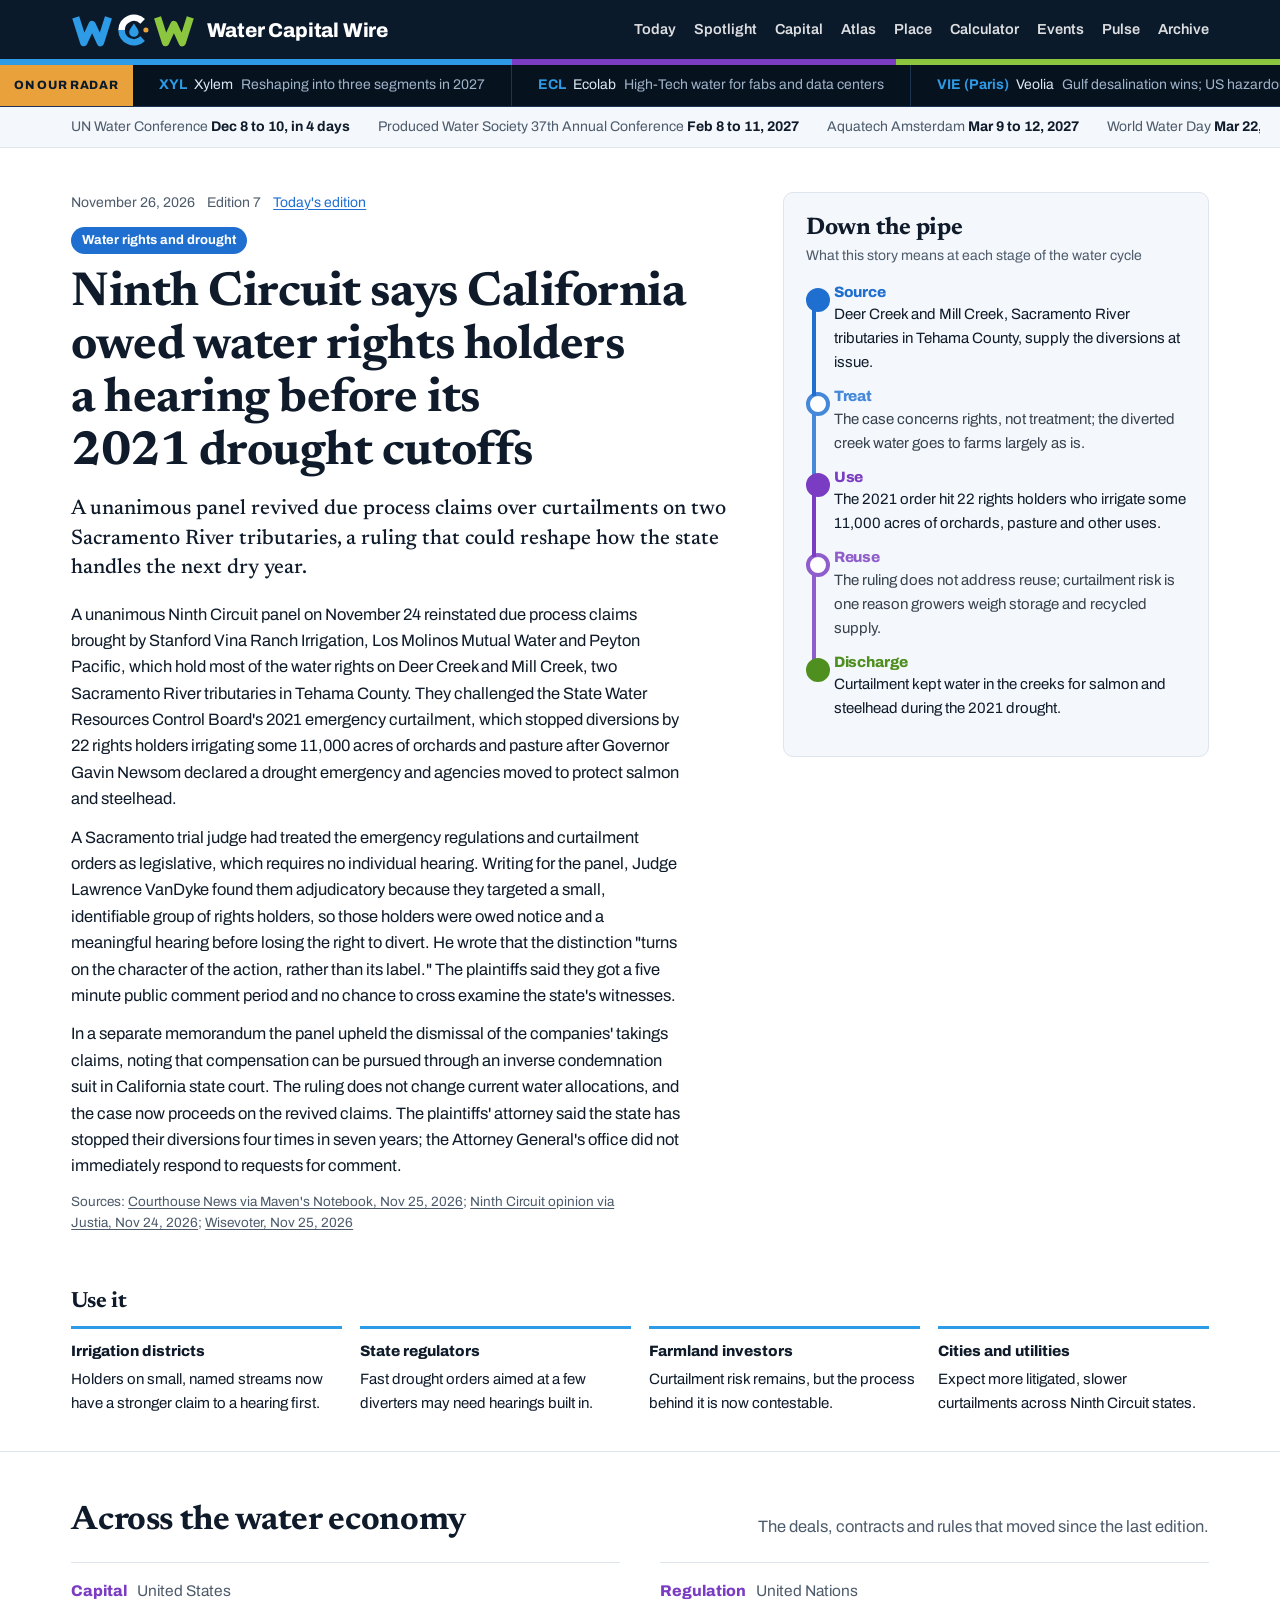
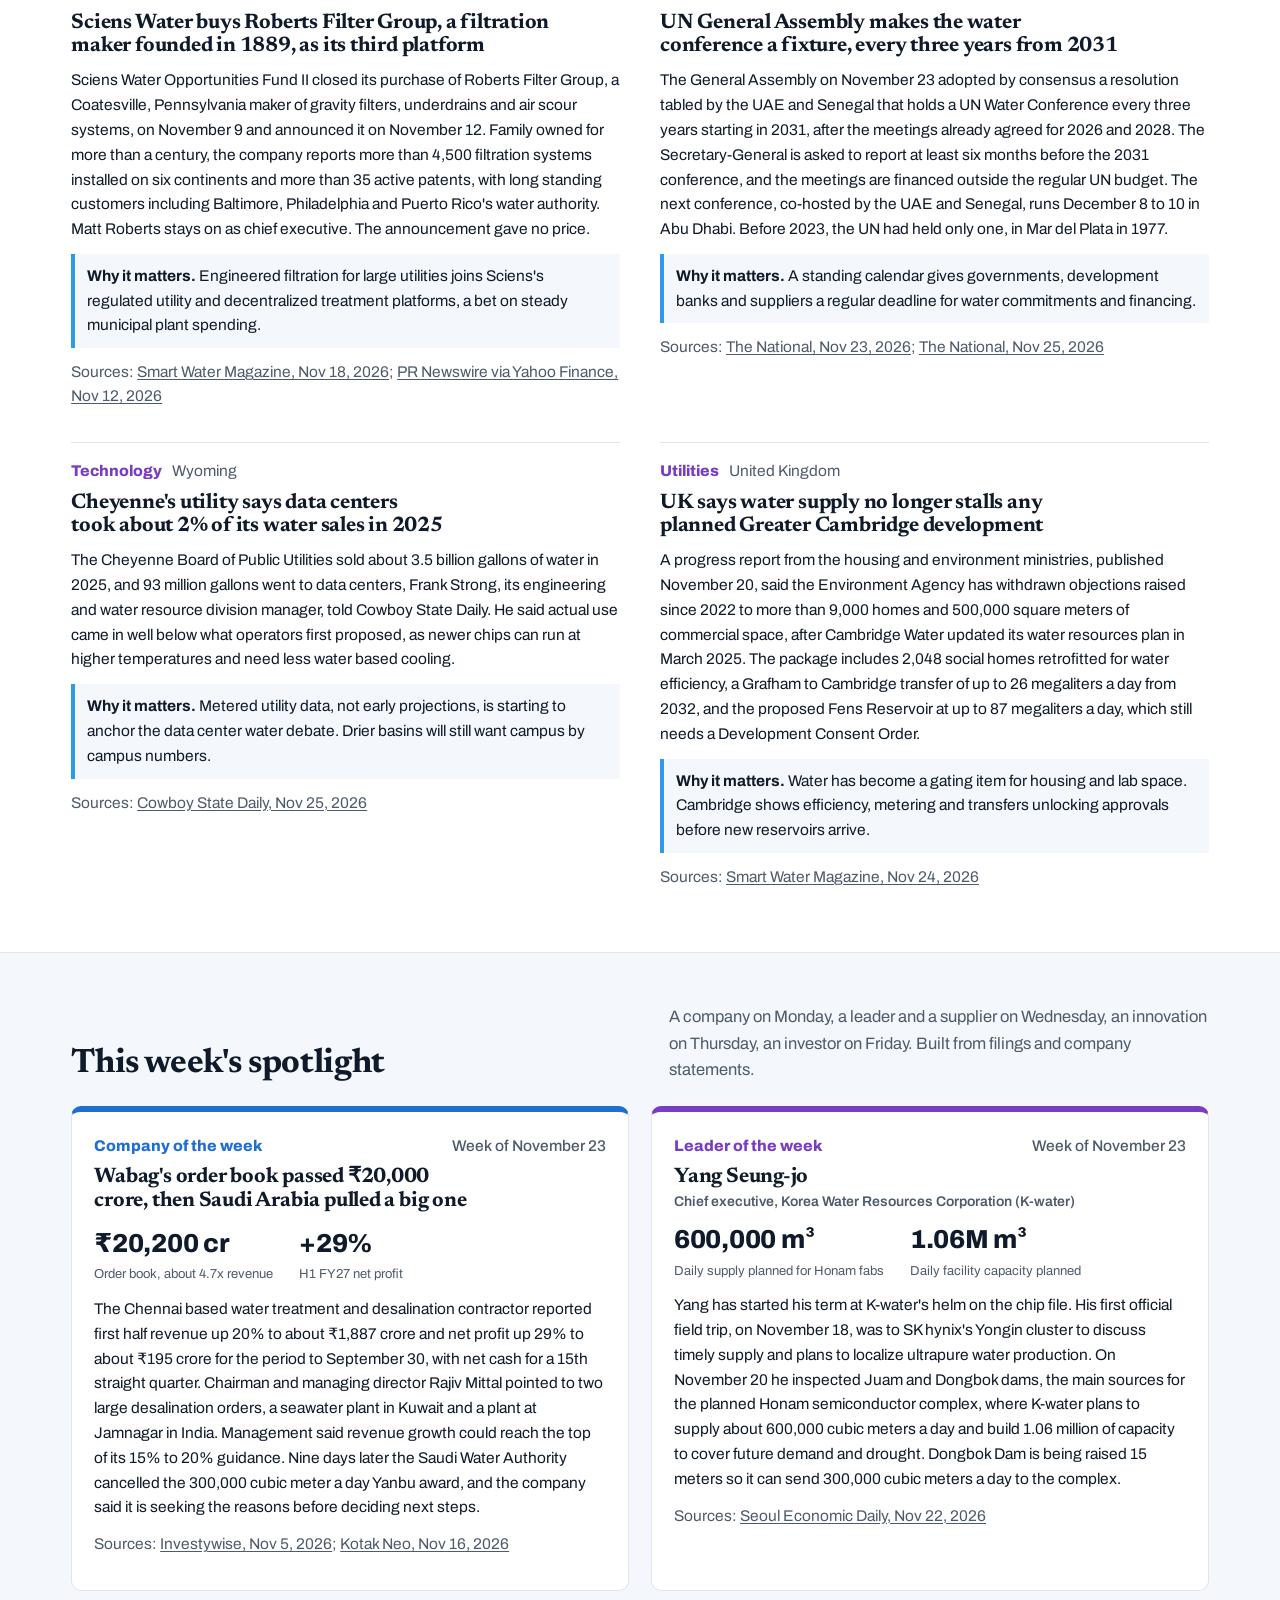
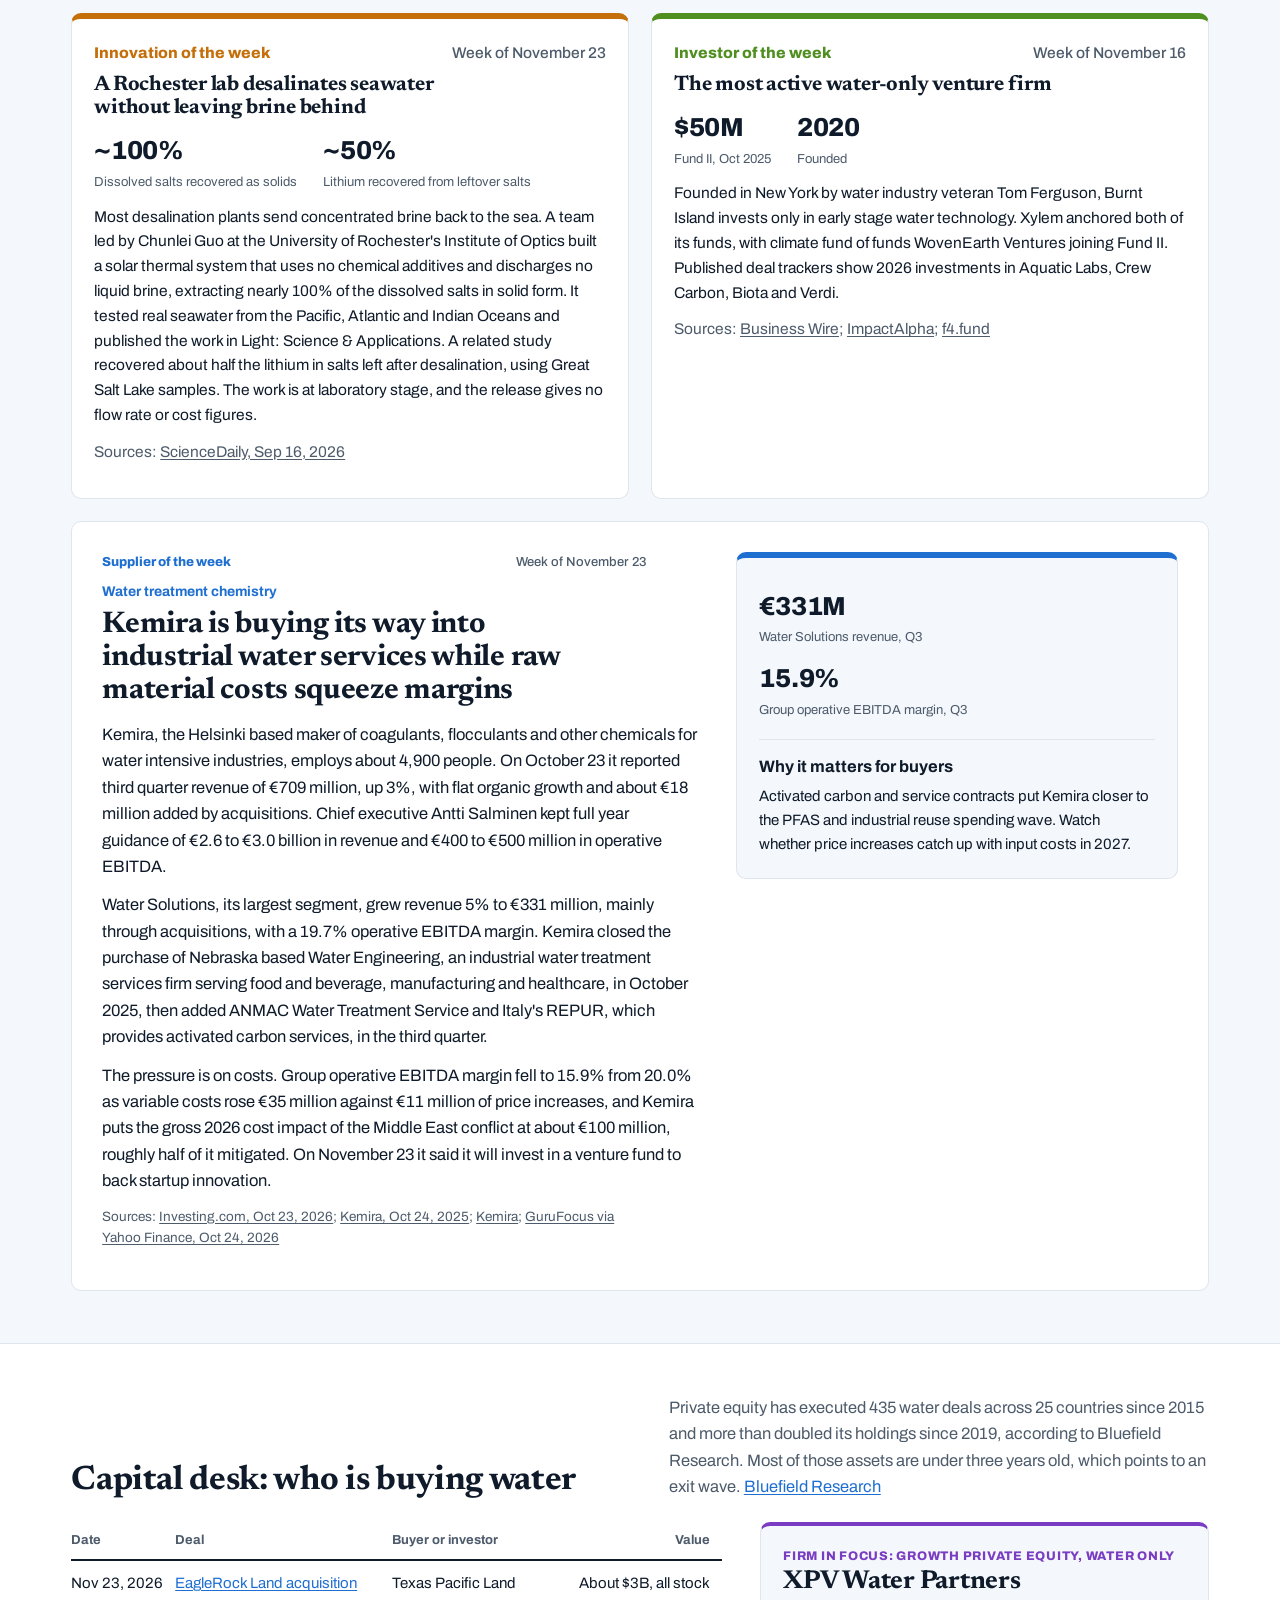
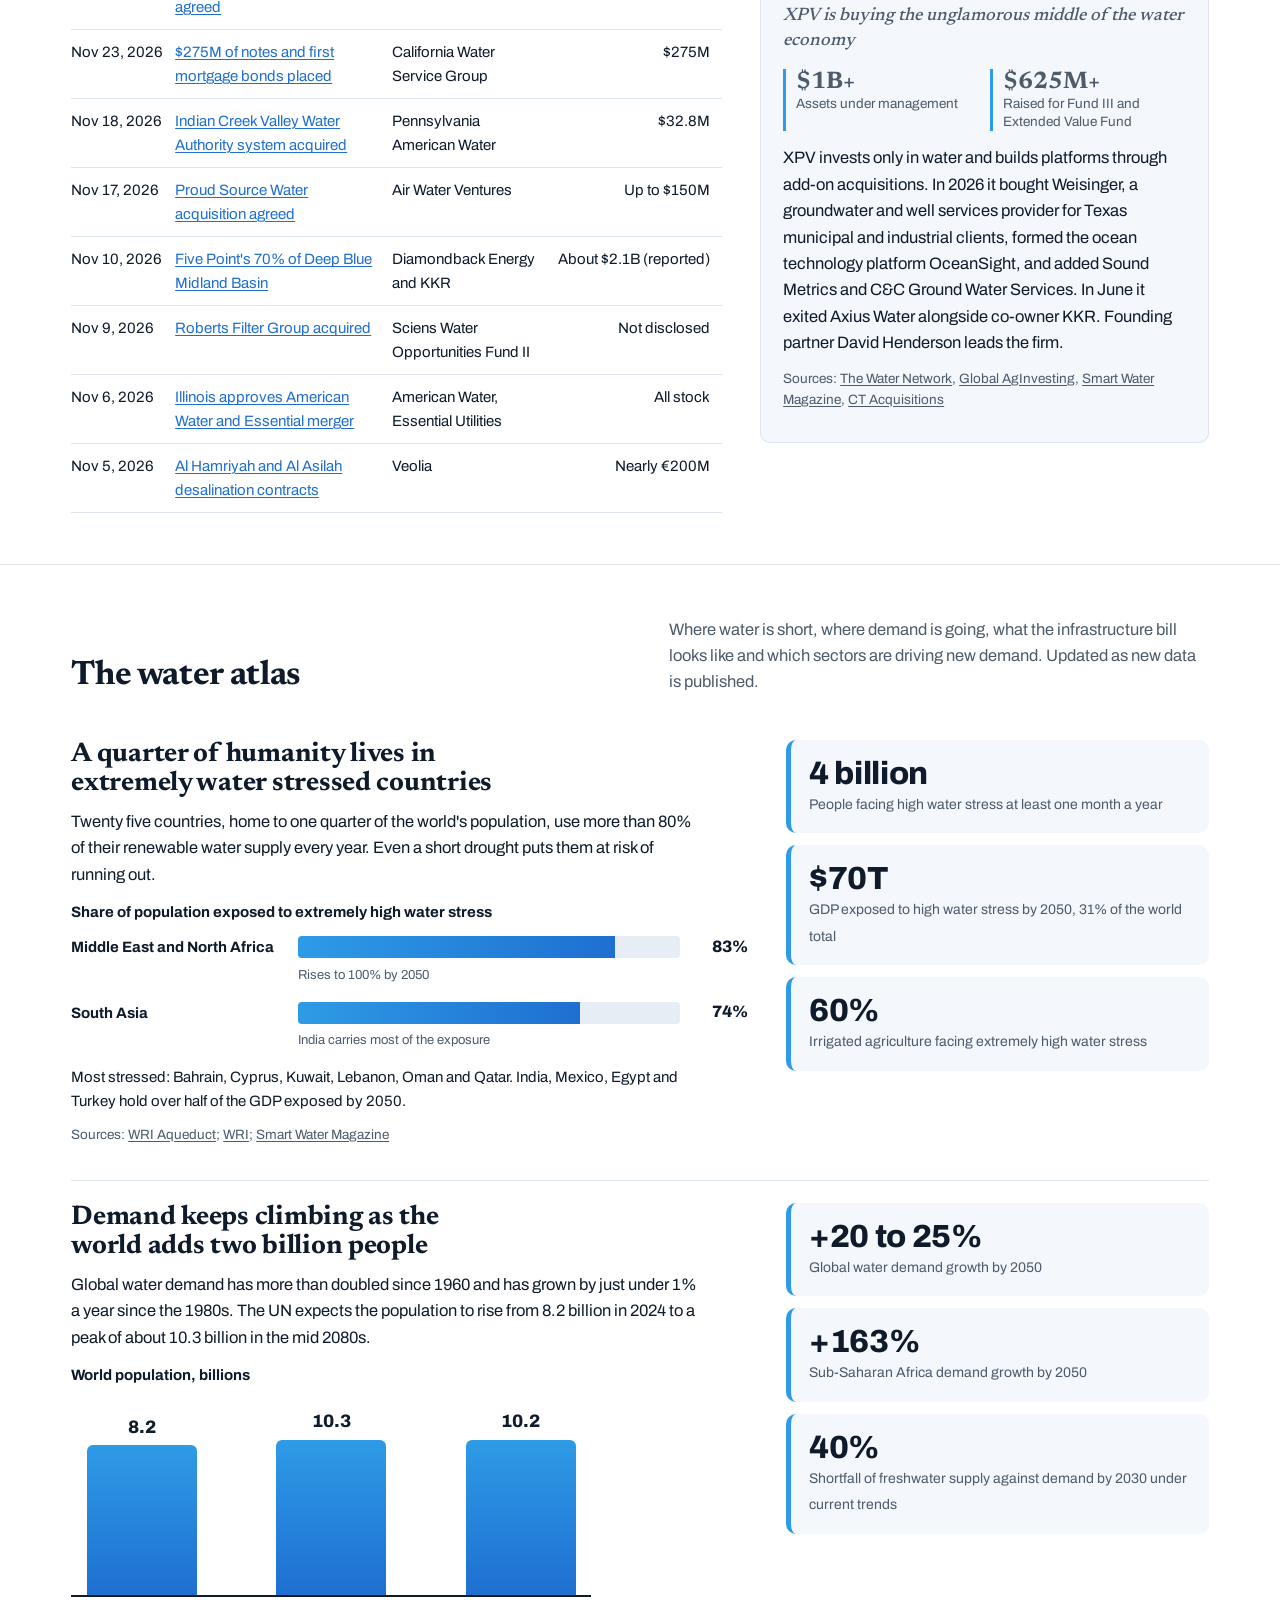
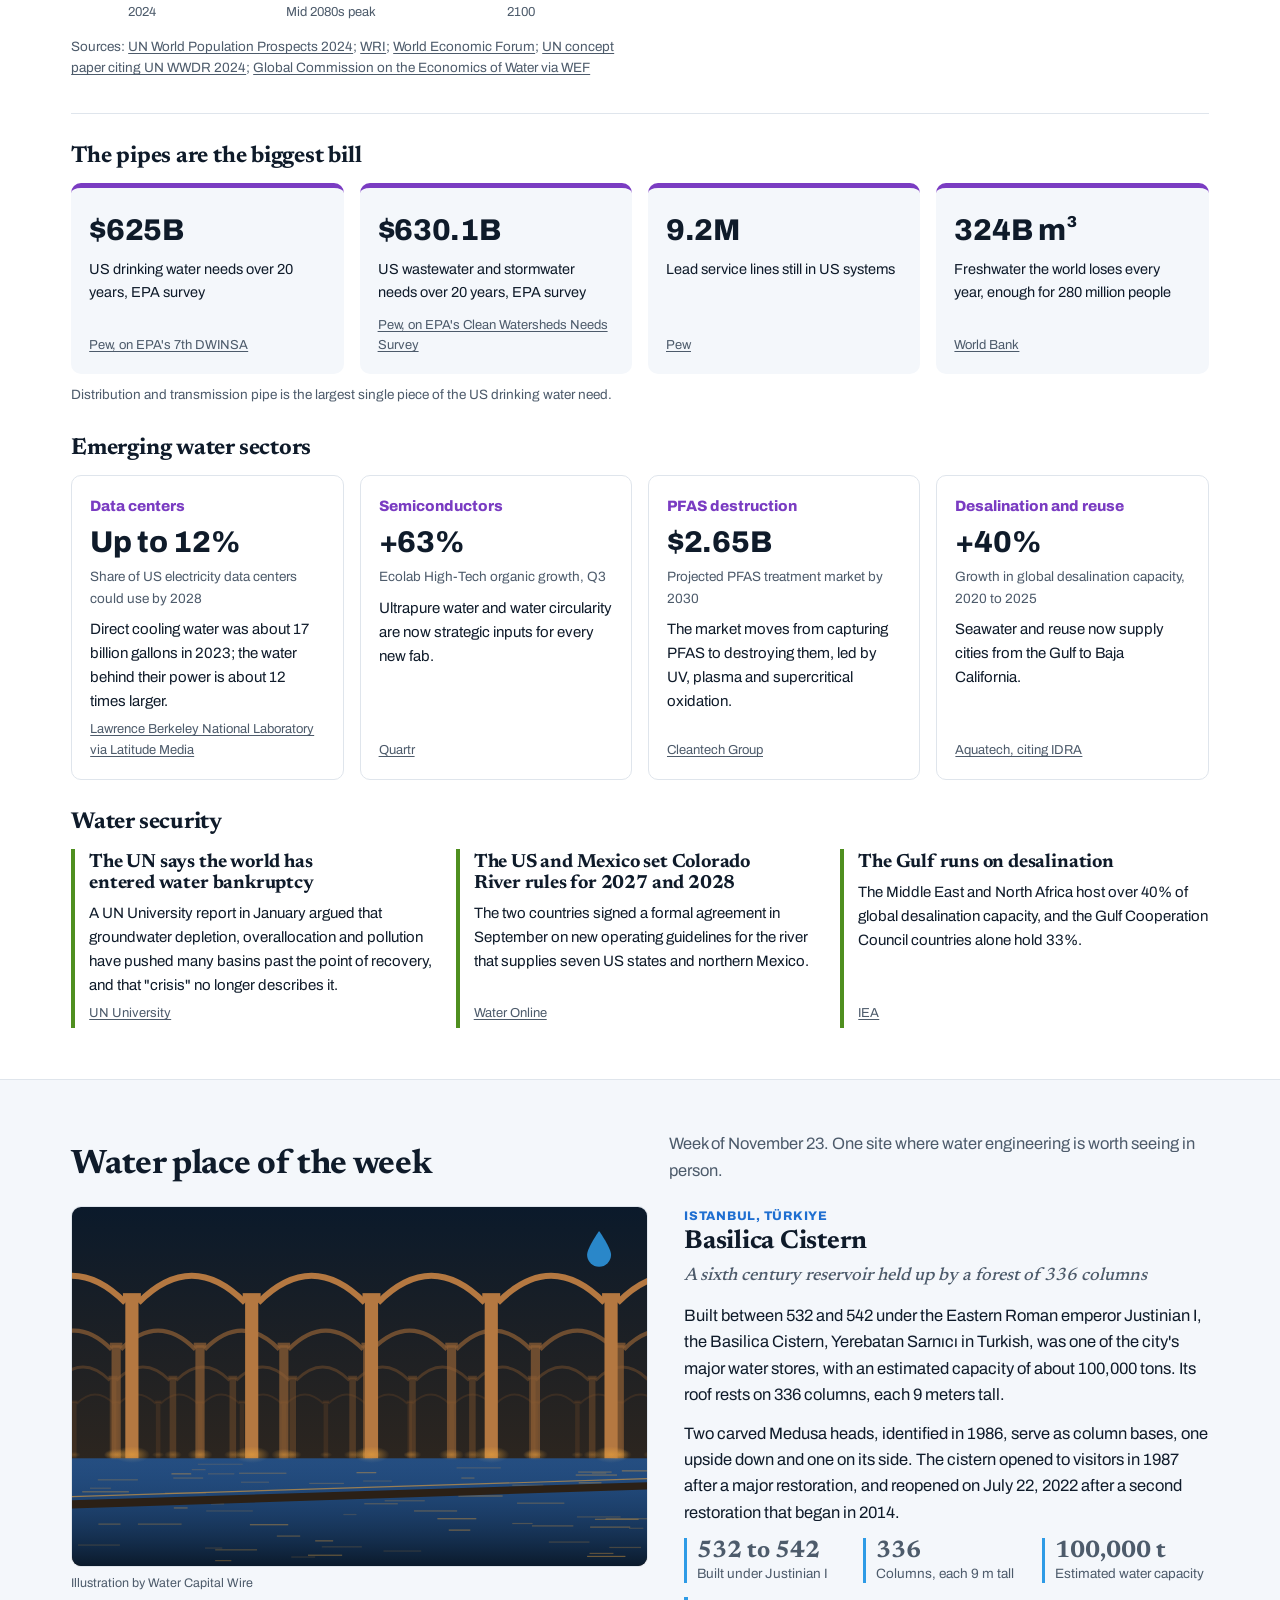
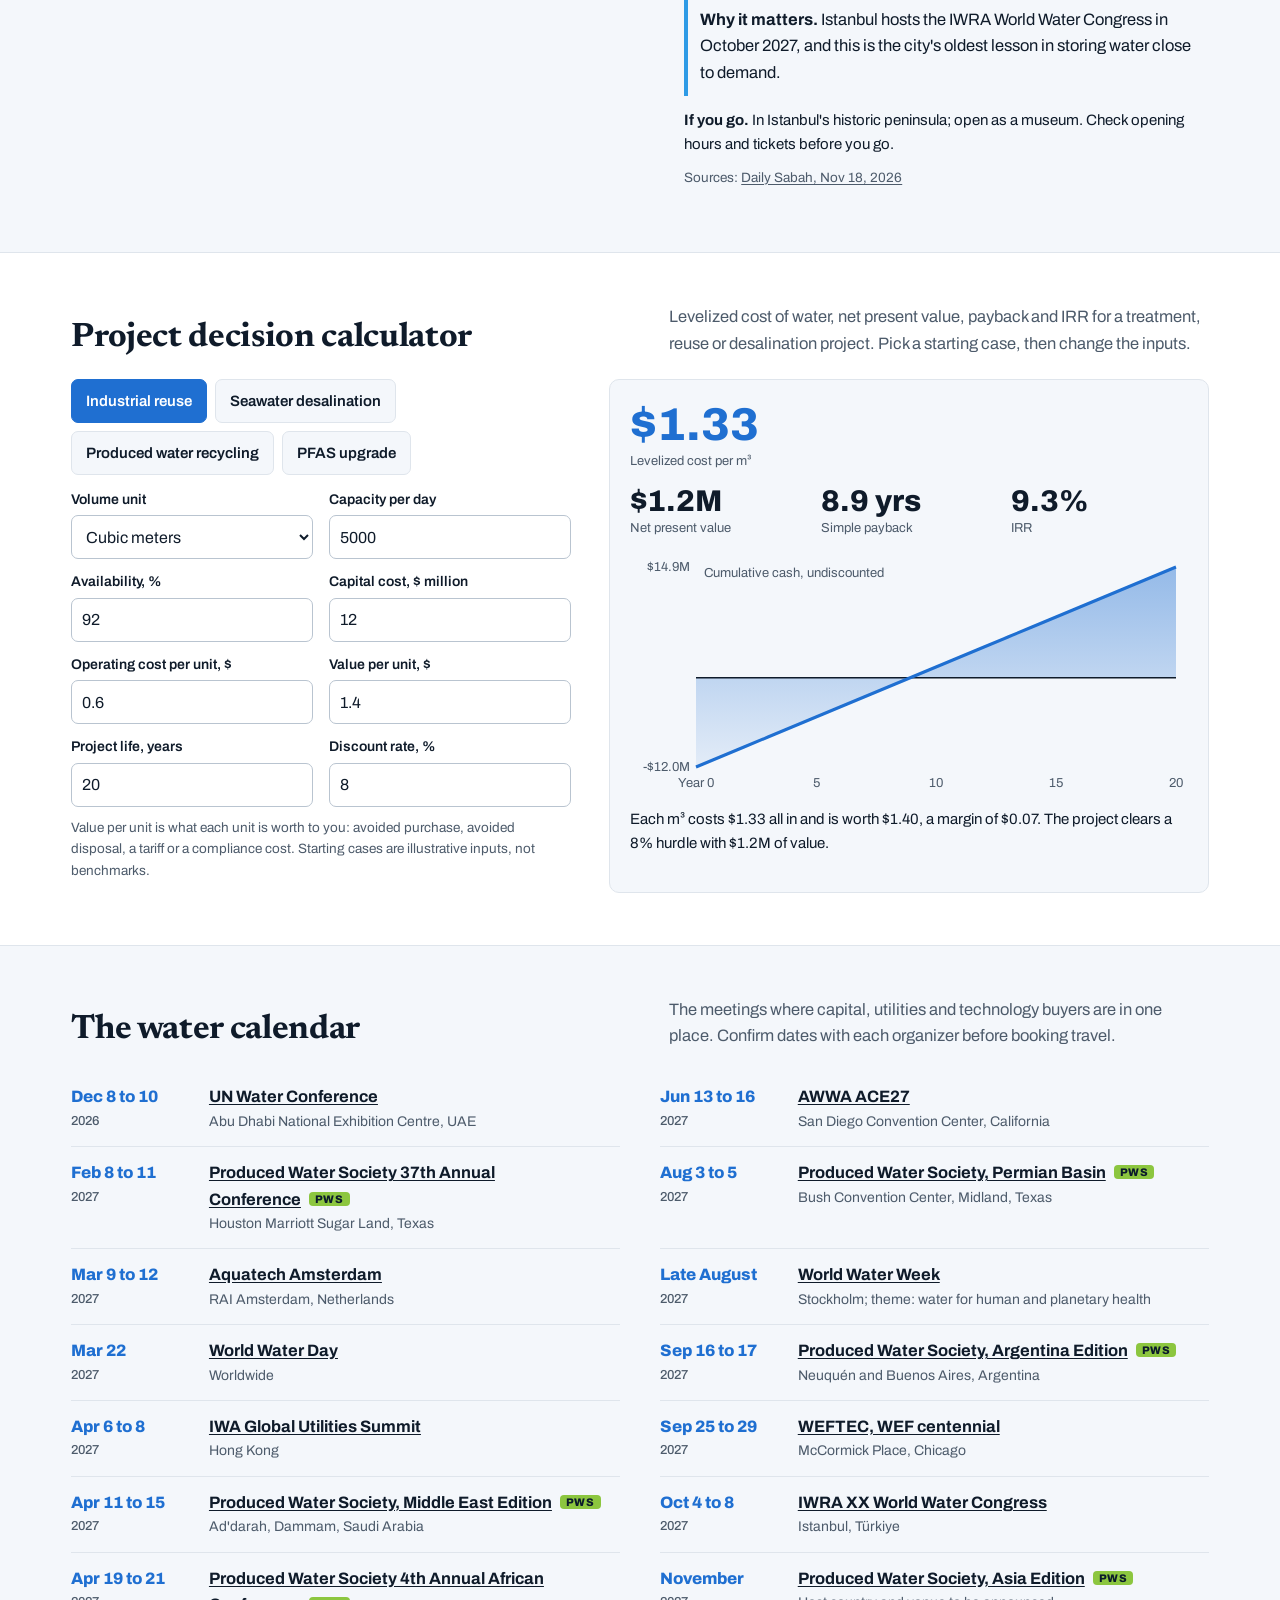
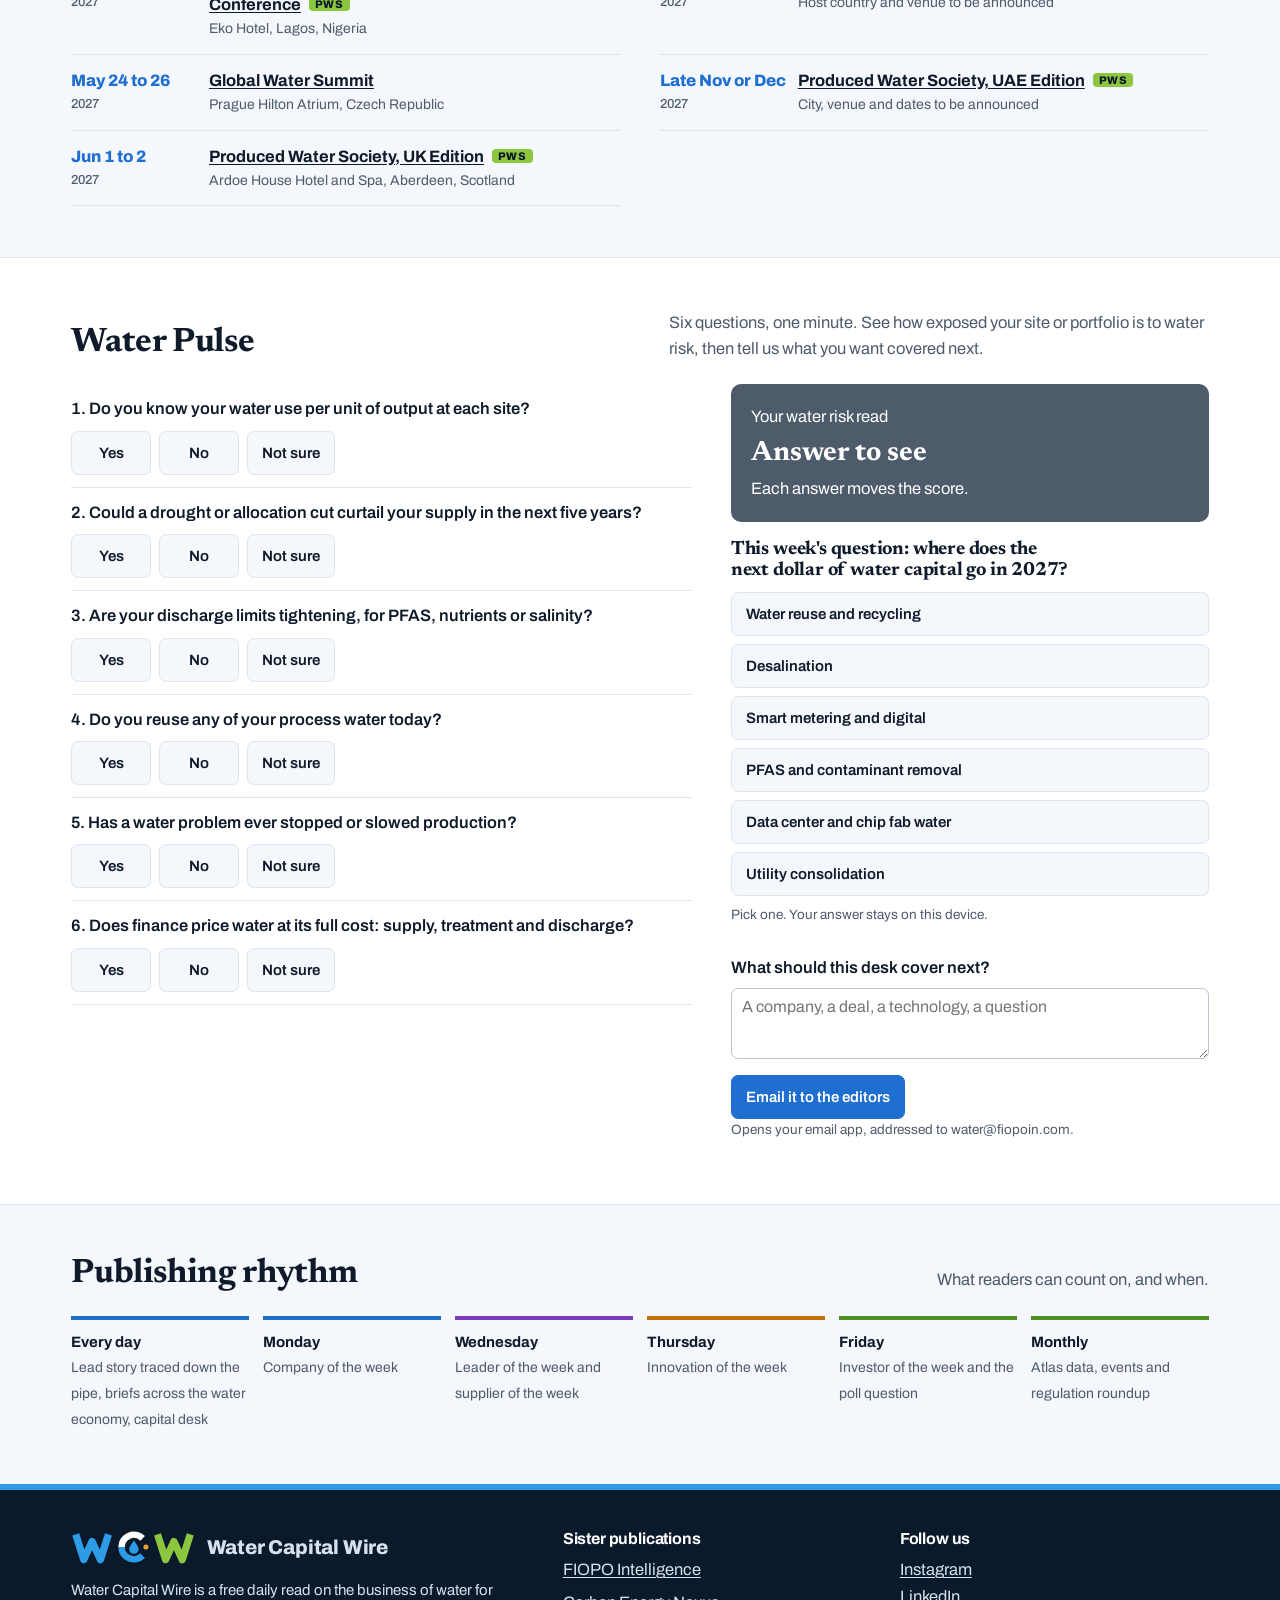
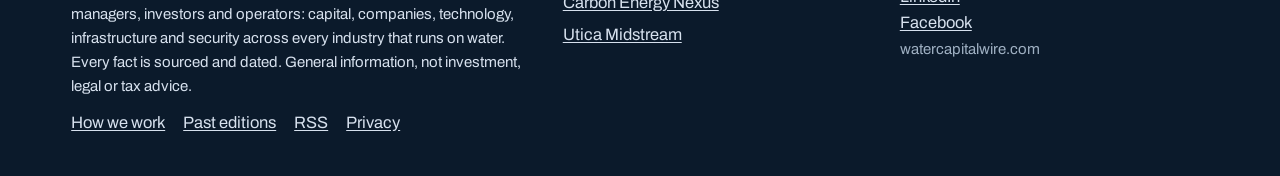
<file: archive/2026-11-26.html>
<!DOCTYPE html>
<html lang="en">
<head>
<meta charset="utf-8">
<meta name="viewport" content="width=device-width, initial-scale=1">
<meta http-equiv="Content-Security-Policy" content="default-src 'self'; script-src 'self'; style-src 'self' 'unsafe-inline'; img-src 'self' data:; font-src 'self'; connect-src 'self'; object-src 'none'; base-uri 'self'; form-action 'self' mailto:; upgrade-insecure-requests">
<meta name="referrer" content="strict-origin-when-cross-origin">
<title>Ninth Circuit says California owed water rights holders a hearing before its 2021 drought cutoffs | Water Capital Wire</title>
<meta name="description" content="A unanimous Ninth Circuit panel ruled that California&#39;s 2021 drought curtailments on Deer Creek and Mill Creek targeted a few identifiable rights holders, so they were owed a meaningful hearing first.">
<meta name="robots" content="index, follow, max-image-preview:large">
<link rel="canonical" href="https://watercapitalwire.com/archive/2026-11-26.html">


<meta name="theme-color" content="#0b1a2b">
<meta property="og:type" content="article">
<meta property="og:site_name" content="Water Capital Wire">
<meta property="og:title" content="Ninth Circuit says California owed water rights holders a hearing before its 2021 drought cutoffs">
<meta property="og:description" content="A unanimous Ninth Circuit panel ruled that California&#39;s 2021 drought curtailments on Deer Creek and Mill Creek targeted a few identifiable rights holders, so they were owed a meaningful hearing first.">
<meta property="og:url" content="https://watercapitalwire.com/archive/2026-11-26.html">
<meta property="og:image" content="https://watercapitalwire.com/social/2026-11-26.png">
<meta property="og:image:width" content="1080"><meta property="og:image:height" content="1350">
<meta property="article:published_time" content="2026-11-26T04:17:00-06:00">
<meta name="twitter:card" content="summary_large_image">
<meta name="twitter:title" content="Ninth Circuit says California owed water rights holders a hearing before its 2021 drought cutoffs">
<meta name="twitter:description" content="A unanimous Ninth Circuit panel ruled that California&#39;s 2021 drought curtailments on Deer Creek and Mill Creek targeted a few identifiable rights holders, so they were owed a meaningful hearing first.">
<meta name="twitter:image" content="https://watercapitalwire.com/social/2026-11-26.png">
<link rel="icon" type="image/svg+xml" href="../brand/wcw-icon.svg">
<link rel="apple-touch-icon" href="../brand/wcw-icon-180.png">
<link rel="alternate" type="application/rss+xml" title="Water Capital Wire" href="../feed.xml">
<link rel="preload" href="../assets/fonts/newsreader-latin-700-normal.woff2" as="font" type="font/woff2" crossorigin>
<link rel="preload" href="../assets/fonts/archivo-latin-400-normal.woff2" as="font" type="font/woff2" crossorigin>
<link rel="stylesheet" href="../assets/style.css?v=f85b350a">

<script type="application/ld+json">{"@context": "https://schema.org", "@graph": [{"@type": "NewsMediaOrganization", "@id": "https://watercapitalwire.com/#org", "name": "Water Capital Wire", "url": "https://watercapitalwire.com/", "logo": {"@type": "ImageObject", "url": "https://watercapitalwire.com/brand/wcw-icon-512.png", "width": 512, "height": 512}, "description": "A free daily read on the business of water for managers, investors and operators: capital, companies, technology, infrastructure and water security, with every fact sourced and dated.", "sameAs": ["https://www.instagram.com/watercapitalwire/", "https://www.linkedin.com/company/watercapitalwire/", "https://www.facebook.com/1468106023047747"]}, {"@type": "NewsArticle", "@id": "https://watercapitalwire.com/archive/2026-11-26.html#article", "headline": "Ninth Circuit says California owed water rights holders a hearing before its 2021 drought cutoffs", "description": "A unanimous Ninth Circuit panel ruled that California's 2021 drought curtailments on Deer Creek and Mill Creek targeted a few identifiable rights holders, so they were owed a meaningful hearing first.", "url": "https://watercapitalwire.com/archive/2026-11-26.html", "mainEntityOfPage": "https://watercapitalwire.com/archive/2026-11-26.html", "image": ["https://watercapitalwire.com/social/2026-11-26.png"], "datePublished": "2026-11-26T04:17:00-06:00", "dateModified": "2026-11-26T04:17:00-06:00", "inLanguage": "en-US", "isAccessibleForFree": true, "articleSection": ["Water rights and drought", "Capital", "Regulation", "Technology", "Utilities"], "author": {"@id": "https://watercapitalwire.com/#org"}, "publisher": {"@id": "https://watercapitalwire.com/#org"}}, {"@type": "Person", "name": "Yang Seung-jo", "jobTitle": "Chief executive, Korea Water Resources Corporation (K-water)"}]}</script>
</head>
<body>
<a class="skip" href="#main">Skip to content</a>
<header class="mast">
 <div class="wrap mast-in">
  <a class="logo" href="../" aria-label="Water Capital Wire home"><img src="../brand/wcw-mark-white.svg" alt="" width="124" height="34"><span>Water Capital Wire</span></a>
  <nav class="nav" aria-label="Main">
   <a href="../#today">Today</a>
   <a href="../#spotlight">Spotlight</a>
   <a href="../#capital">Capital</a>
   <a href="../#atlas">Atlas</a>
   <a href="../#place">Place</a>
   <a href="../#calculator">Calculator</a>
   <a href="../#events">Events</a>
   <a href="../#pulse">Pulse</a>
   <a href="../archive/">Archive</a>
  </nav>
 </div>
 <div class="pipe" aria-hidden="true"></div>
</header>
<div class="ticker" aria-label="Water equities on our radar">
 <span class="tk-label">On our radar</span>
 <div class="tk-view"><div class="tk-track"><ul><li><b>XYL</b> Xylem<span>Reshaping into three segments in 2027</span></li><li><b>ECL</b> Ecolab<span>High-Tech water for fabs and data centers</span></li><li><b>VIE (Paris)</b> Veolia<span>Gulf desalination wins; US hazardous waste push</span></li><li><b>VLTO</b> Veralto<span>Cleanwater1 purchase expected to close in Q4</span></li><li><b>AWK</b> American Water Works<span>Illinois rate order: $74M of $127M asked</span></li><li><b>WTRG</b> Essential Utilities<span>Being acquired by American Water</span></li><li><b>HTO</b> H2O America<span>Texas expansion through Quadvest</span></li><li><b>CWT</b> California Water Service<span>$275M debt placed; Watermark Utilities from Nov 30</span></li><li><b>PNR</b> Pentair<span>Pool and water treatment</span></li><li><b>WTS</b> Watts Water<span>Flow control inside buildings</span></li><li><b>BMI</b> Badger Meter<span>Utility metering and software</span></li><li><b>MWA</b> Mueller Water Products<span>Aging network replacement</span></li><li><b>ERII</b> Energy Recovery<span>Pressure exchangers for reverse osmosis</span></li><li><b>6370 (Tokyo)</b> Kurita Water<span>Ultrapure water; new India joint venture</span></li><li><b>PHO, CGW, FIW</b> Water ETFs<span>Invesco and First Trust water baskets</span></li></ul><ul aria-hidden="true"><li><b>XYL</b> Xylem<span>Reshaping into three segments in 2027</span></li><li><b>ECL</b> Ecolab<span>High-Tech water for fabs and data centers</span></li><li><b>VIE (Paris)</b> Veolia<span>Gulf desalination wins; US hazardous waste push</span></li><li><b>VLTO</b> Veralto<span>Cleanwater1 purchase expected to close in Q4</span></li><li><b>AWK</b> American Water Works<span>Illinois rate order: $74M of $127M asked</span></li><li><b>WTRG</b> Essential Utilities<span>Being acquired by American Water</span></li><li><b>HTO</b> H2O America<span>Texas expansion through Quadvest</span></li><li><b>CWT</b> California Water Service<span>$275M debt placed; Watermark Utilities from Nov 30</span></li><li><b>PNR</b> Pentair<span>Pool and water treatment</span></li><li><b>WTS</b> Watts Water<span>Flow control inside buildings</span></li><li><b>BMI</b> Badger Meter<span>Utility metering and software</span></li><li><b>MWA</b> Mueller Water Products<span>Aging network replacement</span></li><li><b>ERII</b> Energy Recovery<span>Pressure exchangers for reverse osmosis</span></li><li><b>6370 (Tokyo)</b> Kurita Water<span>Ultrapure water; new India joint venture</span></li><li><b>PHO, CGW, FIW</b> Water ETFs<span>Invesco and First Trust water baskets</span></li></ul></div></div>
</div>
<div class="next" aria-label="Coming up">
 <div class="wrap next-in"><div><span>UN Water Conference</span> <strong data-start="2026-12-08">Dec 8 to 10</strong></div><div><span>Produced Water Society 37th Annual Conference</span> <strong>Feb 8 to 11, 2027</strong></div><div><span>Aquatech Amsterdam</span> <strong>Mar 9 to 12, 2027</strong></div><div><span>World Water Day</span> <strong>Mar 22, 2027</strong></div><div><span>IWA Global Utilities Summit</span> <strong>Apr 6 to 8, 2027</strong></div></div>
</div>

<main id="main">
<section id="today" class="wrap lead">
 <article class="story">
  <p class="meta">November 26, 2026<span>Edition 7</span><a href="../">Today's edition</a></p>
  <p class="tag">Water rights and drought</p>
  <h1>Ninth Circuit says California owed water rights holders a hearing before its 2021 drought cutoffs</h1>
  <p class="dek">A unanimous panel revived due process claims over curtailments on two Sacramento River tributaries, a ruling that could reshape how the state handles the next dry year.</p>
  <p>A unanimous Ninth Circuit panel on November 24 reinstated due process claims brought by Stanford Vina Ranch Irrigation, Los Molinos Mutual Water and Peyton Pacific, which hold most of the water rights on Deer Creek and Mill Creek, two Sacramento River tributaries in Tehama County. They challenged the State Water Resources Control Board&#39;s 2021 emergency curtailment, which stopped diversions by 22 rights holders irrigating some 11,000 acres of orchards and pasture after Governor Gavin Newsom declared a drought emergency and agencies moved to protect salmon and steelhead.</p><p>A Sacramento trial judge had treated the emergency regulations and curtailment orders as legislative, which requires no individual hearing. Writing for the panel, Judge Lawrence VanDyke found them adjudicatory because they targeted a small, identifiable group of rights holders, so those holders were owed notice and a meaningful hearing before losing the right to divert. He wrote that the distinction &#34;turns on the character of the action, rather than its label.&#34; The plaintiffs said they got a five minute public comment period and no chance to cross examine the state&#39;s witnesses.</p><p>In a separate memorandum the panel upheld the dismissal of the companies&#39; takings claims, noting that compensation can be pursued through an inverse condemnation suit in California state court. The ruling does not change current water allocations, and the case now proceeds on the revived claims. The plaintiffs&#39; attorney said the state has stopped their diversions four times in seven years; the Attorney General&#39;s office did not immediately respond to requests for comment.</p>
  <p class="src">Sources: <a href="https://mavensnotebook.com/2026/11/25/courthouse-news-california-owed-water-users-hearings-before-2021-drought-cutbacks/" rel="noopener">Courthouse News via Maven&#39;s Notebook, Nov 25, 2026</a>; <a href="https://law.justia.com/cases/federal/appellate-courts/ca9/25-2302/25-2302-2026-11-24.html" rel="noopener">Ninth Circuit opinion via Justia, Nov 24, 2026</a>; <a href="https://wisevoter.com/world/us/ca/2026/11/25/ninth-circuit-water-rights-due-process-claims" rel="noopener">Wisevoter, Nov 25, 2026</a></p>
 </article>
 <aside class="cycle" aria-label="Down the pipe">
  <h2>Down the pipe</h2>
  <p class="cyc-sub">What this story means at each stage of the water cycle</p>
  
  <div class="stop c-blue on"><h3>Source</h3><p>Deer Creek and Mill Creek, Sacramento River tributaries in Tehama County, supply the diversions at issue.</p></div>
  
  <div class="stop c-blue"><h3>Treat</h3><p>The case concerns rights, not treatment; the diverted creek water goes to farms largely as is.</p></div>
  
  <div class="stop c-purple on"><h3>Use</h3><p>The 2021 order hit 22 rights holders who irrigate some 11,000 acres of orchards, pasture and other uses.</p></div>
  
  <div class="stop c-purple"><h3>Reuse</h3><p>The ruling does not address reuse; curtailment risk is one reason growers weigh storage and recycled supply.</p></div>
  
  <div class="stop c-green on"><h3>Discharge</h3><p>Curtailment kept water in the creeks for salmon and steelhead during the 2021 drought.</p></div>
  
 </aside>
</section>
<section class="wrap useit" aria-label="Use it">
 <h2>Use it</h2>
 <dl><div><dt>Irrigation districts</dt><dd>Holders on small, named streams now have a stronger claim to a hearing first.</dd></div><div><dt>State regulators</dt><dd>Fast drought orders aimed at a few diverters may need hearings built in.</dd></div><div><dt>Farmland investors</dt><dd>Curtailment risk remains, but the process behind it is now contestable.</dd></div><div><dt>Cities and utilities</dt><dd>Expect more litigated, slower curtailments across Ninth Circuit states.</dd></div></dl>
</section>

<section class="band" id="briefs">
 <div class="wrap">
  <div class="head"><h2>Across the water economy</h2><p>The deals, contracts and rules that moved since the last edition.</p></div>
  <div class="briefs">
  
  <article class="brief" id="money">
   <p class="bt"><span class="sec">Capital</span><span>United States</span></p>
   <h3>Sciens Water buys Roberts Filter Group, a filtration maker founded in 1889, as its third platform</h3>
   <p>Sciens Water Opportunities Fund II closed its purchase of Roberts Filter Group, a Coatesville, Pennsylvania maker of gravity filters, underdrains and air scour systems, on November 9 and announced it on November 12. Family owned for more than a century, the company reports more than 4,500 filtration systems installed on six continents and more than 35 active patents, with long standing customers including Baltimore, Philadelphia and Puerto Rico&#39;s water authority. Matt Roberts stays on as chief executive. The announcement gave no price.</p>
   <p class="why"><b>Why it matters.</b> Engineered filtration for large utilities joins Sciens&#39;s regulated utility and decentralized treatment platforms, a bet on steady municipal plant spending.</p>
   <p class="src">Sources: <a href="https://smartwatermagazine.com/news/smart-water-magazine/sciens-water-acquires-roberts-filter-group-to-serve-large-utilities-worldwide" rel="noopener">Smart Water Magazine, Nov 18, 2026</a>; <a href="https://finance.yahoo.com/energy/articles/sciens-water-acquires-roberts-filter-220000737.html" rel="noopener">PR Newswire via Yahoo Finance, Nov 12, 2026</a></p>
  </article>
  
  <article class="brief" id="world">
   <p class="bt"><span class="sec">Regulation</span><span>United Nations</span></p>
   <h3>UN General Assembly makes the water conference a fixture, every three years from 2031</h3>
   <p>The General Assembly on November 23 adopted by consensus a resolution tabled by the UAE and Senegal that holds a UN Water Conference every three years starting in 2031, after the meetings already agreed for 2026 and 2028. The Secretary-General is asked to report at least six months before the 2031 conference, and the meetings are financed outside the regular UN budget. The next conference, co-hosted by the UAE and Senegal, runs December 8 to 10 in Abu Dhabi. Before 2023, the UN had held only one, in Mar del Plata in 1977.</p>
   <p class="why"><b>Why it matters.</b> A standing calendar gives governments, development banks and suppliers a regular deadline for water commitments and financing.</p>
   <p class="src">Sources: <a href="https://www.thenationalnews.com/news/2026/11/23/un-backs-uae-plan-for-water-summit-to-be-held-every-three-years/" rel="noopener">The National, Nov 23, 2026</a>; <a href="https://www.thenationalnews.com/news/uae/2026/11/25/soul-and-life-uae-hails-consensus-on-water-resolution-as-beacon-of-hope/" rel="noopener">The National, Nov 25, 2026</a></p>
  </article>
  
  <article class="brief" id="cheyenne">
   <p class="bt"><span class="sec">Technology</span><span>Wyoming</span></p>
   <h3>Cheyenne&#39;s utility says data centers took about 2% of its water sales in 2025</h3>
   <p>The Cheyenne Board of Public Utilities sold about 3.5 billion gallons of water in 2025, and 93 million gallons went to data centers, Frank Strong, its engineering and water resource division manager, told Cowboy State Daily. He said actual use came in well below what operators first proposed, as newer chips can run at higher temperatures and need less water based cooling.</p>
   <p class="why"><b>Why it matters.</b> Metered utility data, not early projections, is starting to anchor the data center water debate. Drier basins will still want campus by campus numbers.</p>
   <p class="src">Sources: <a href="https://cowboystatedaily.com/2026/11/24/data-centers-guzzle-water-or-do-they-cheyennes-numbers-defy-expectations/" rel="noopener">Cowboy State Daily, Nov 25, 2026</a></p>
  </article>
  
  <article class="brief" id="cambridge">
   <p class="bt"><span class="sec">Utilities</span><span>United Kingdom</span></p>
   <h3>UK says water supply no longer stalls any planned Greater Cambridge development</h3>
   <p>A progress report from the housing and environment ministries, published November 20, said the Environment Agency has withdrawn objections raised since 2022 to more than 9,000 homes and 500,000 square meters of commercial space, after Cambridge Water updated its water resources plan in March 2025. The package includes 2,048 social homes retrofitted for water efficiency, a Grafham to Cambridge transfer of up to 26 megaliters a day from 2032, and the proposed Fens Reservoir at up to 87 megaliters a day, which still needs a Development Consent Order.</p>
   <p class="why"><b>Why it matters.</b> Water has become a gating item for housing and lab space. Cambridge shows efficiency, metering and transfers unlocking approvals before new reservoirs arrive.</p>
   <p class="src">Sources: <a href="https://smartwatermagazine.com/news/smart-water-magazine/uk-government-says-water-supply-no-longer-stalls-any-greater-cambridge-development" rel="noopener">Smart Water Magazine, Nov 24, 2026</a></p>
  </article>
  
  </div>
 </div>
</section>


<section id="spotlight" class="band tint">
 <div class="wrap">
  <div class="head"><h2>This week's spotlight</h2><p>A company on Monday, a leader and a supplier on Wednesday, an innovation on Thursday, an investor on Friday. Built from filings and company statements.</p></div>
  <div class="grid2">
  
  
  <article class="card c-blue" id="company">
   <p class="k">Company of the week<span>Week of November 23</span></p>
   <h3>Wabag&#39;s order book passed ₹20,000 crore, then Saudi Arabia pulled a big one</h3>
   <div class="figs"><div><strong>₹20,200 cr</strong>Order book, about 4.7x revenue</div><div><strong>+29%</strong>H1 FY27 net profit</div></div>
   <p>The Chennai based water treatment and desalination contractor reported first half revenue up 20% to about ₹1,887 crore and net profit up 29% to about ₹195 crore for the period to September 30, with net cash for a 15th straight quarter. Chairman and managing director Rajiv Mittal pointed to two large desalination orders, a seawater plant in Kuwait and a plant at Jamnagar in India. Management said revenue growth could reach the top of its 15% to 20% guidance. Nine days later the Saudi Water Authority cancelled the 300,000 cubic meter a day Yanbu award, and the company said it is seeking the reasons before deciding next steps.</p>
   <p class="src">Sources: <a href="https://www.investywise.com/va-tech-wabag-limited-financial-results-for-q2-fy27" rel="noopener">Investywise, Nov 5, 2026</a>; <a href="https://www.kotakneo.com/news/stocks/va-tech-wabag-saudi-order-update/" rel="noopener">Kotak Neo, Nov 16, 2026</a></p>
  </article>
  
  
  <article class="card c-purple" id="leader">
   <p class="k">Leader of the week<span>Week of November 23</span></p>
   <h3>Yang Seung-jo<small>Chief executive, Korea Water Resources Corporation (K-water)</small></h3>
   <div class="figs"><div><strong>600,000 m³</strong>Daily supply planned for Honam fabs</div><div><strong>1.06M m³</strong>Daily facility capacity planned</div></div>
   <p>Yang has started his term at K-water&#39;s helm on the chip file. His first official field trip, on November 18, was to SK hynix&#39;s Yongin cluster to discuss timely supply and plans to localize ultrapure water production. On November 20 he inspected Juam and Dongbok dams, the main sources for the planned Honam semiconductor complex, where K-water plans to supply about 600,000 cubic meters a day and build 1.06 million of capacity to cover future demand and drought. Dongbok Dam is being raised 15 meters so it can send 300,000 cubic meters a day to the complex.</p>
   <p class="src">Sources: <a href="https://en.sedaily.com/economy/2026/11/22/k-water-ceo-inspects-water-supply-for-honam-chip-cluster" rel="noopener">Seoul Economic Daily, Nov 22, 2026</a></p>
  </article>
  
  
  <article class="card c-orange" id="innovation">
   <p class="k">Innovation of the week<span>Week of November 23</span></p>
   <h3>A Rochester lab desalinates seawater without leaving brine behind</h3>
   <div class="figs"><div><strong>~100%</strong>Dissolved salts recovered as solids</div><div><strong>~50%</strong>Lithium recovered from leftover salts</div></div>
   <p>Most desalination plants send concentrated brine back to the sea. A team led by Chunlei Guo at the University of Rochester&#39;s Institute of Optics built a solar thermal system that uses no chemical additives and discharges no liquid brine, extracting nearly 100% of the dissolved salts in solid form. It tested real seawater from the Pacific, Atlantic and Indian Oceans and published the work in Light: Science &amp; Applications. A related study recovered about half the lithium in salts left after desalination, using Great Salt Lake samples. The work is at laboratory stage, and the release gives no flow rate or cost figures.</p>
   <p class="src">Sources: <a href="https://www.sciencedaily.com/releases/2026/09/260915100137.htm" rel="noopener">ScienceDaily, Sep 16, 2026</a></p>
  </article>
  
  
  <article class="card c-green" id="investor">
   <p class="k">Investor of the week<span>Week of November 16</span></p>
   <h3>The most active water-only venture firm</h3>
   <div class="figs"><div><strong>$50M</strong>Fund II, Oct 2025</div><div><strong>2020</strong>Founded</div></div>
   <p>Founded in New York by water industry veteran Tom Ferguson, Burnt Island invests only in early stage water technology. Xylem anchored both of its funds, with climate fund of funds WovenEarth Ventures joining Fund II. Published deal trackers show 2026 investments in Aquatic Labs, Crew Carbon, Biota and Verdi.</p>
   <p class="src">Sources: <a href="https://www.businesswire.com/news/home/20251022551885/en" rel="noopener">Business Wire</a>; <a href="https://impactalpha.com/?p=121489" rel="noopener">ImpactAlpha</a>; <a href="https://f4.fund/firms/burnt-island-ventures" rel="noopener">f4.fund</a></p>
  </article>
  
  </div>
  
  <div class="sup" id="supplier">
   <article>
    <p class="k c-blue">Supplier of the week<span>Week of November 23</span></p>
    <p class="supk">Water treatment chemistry</p>
    <h3>Kemira is buying its way into industrial water services while raw material costs squeeze margins</h3>
    <p>Kemira, the Helsinki based maker of coagulants, flocculants and other chemicals for water intensive industries, employs about 4,900 people. On October 23 it reported third quarter revenue of €709 million, up 3%, with flat organic growth and about €18 million added by acquisitions. Chief executive Antti Salminen kept full year guidance of €2.6 to €3.0 billion in revenue and €400 to €500 million in operative EBITDA.</p><p>Water Solutions, its largest segment, grew revenue 5% to €331 million, mainly through acquisitions, with a 19.7% operative EBITDA margin. Kemira closed the purchase of Nebraska based Water Engineering, an industrial water treatment services firm serving food and beverage, manufacturing and healthcare, in October 2025, then added ANMAC Water Treatment Service and Italy&#39;s REPUR, which provides activated carbon services, in the third quarter.</p><p>The pressure is on costs. Group operative EBITDA margin fell to 15.9% from 20.0% as variable costs rose €35 million against €11 million of price increases, and Kemira puts the gross 2026 cost impact of the Middle East conflict at about €100 million, roughly half of it mitigated. On November 23 it said it will invest in a venture fund to back startup innovation.</p>
    <p class="src">Sources: <a href="https://www.investing.com/news/company-news/kemira-q3-2026-slides-revenue-rises-but-margins-hit-by-cost-inflation-93CH-4968255" rel="noopener">Investing.com, Oct 23, 2026</a>; <a href="https://www.kemira.com/news-and-stories/newsroom/releases/kemira-completes-the-acquisition-of-water-engineering-inc/" rel="noopener">Kemira, Oct 24, 2025</a>; <a href="https://www.kemira.com/" rel="noopener">Kemira</a>; <a href="https://finance.yahoo.com/markets/stocks/articles/kemira-oyj-koyjf-q3-2026-230203820.html" rel="noopener">GuruFocus via Yahoo Finance, Oct 24, 2026</a></p>
   </article>
   <div class="supfig">
    <div class="figs"><div><strong>€331M</strong>Water Solutions revenue, Q3</div><div><strong>15.9%</strong>Group operative EBITDA margin, Q3</div></div>
    
    <div class="why2"><b>Why it matters for buyers</b><p>Activated carbon and service contracts put Kemira closer to the PFAS and industrial reuse spending wave. Watch whether price increases catch up with input costs in 2027.</p></div>
   </div>
  </div>
 </div>
</section>

<section id="capital" class="band">
 <div class="wrap">
  <div class="head"><h2>Capital desk: who is buying water</h2><p>Private equity has executed 435 water deals across 25 countries since 2015 and more than doubled its holdings since 2019, according to Bluefield Research. Most of those assets are under three years old, which points to an exit wave. <a href="https://www.bluefieldresearch.com/?p=39315" rel="noopener">Bluefield Research</a></p></div>
  <div class="two">
   <div class="scroll"><table class="stack">
    <thead><tr><th scope="col">Date</th><th scope="col">Deal</th><th scope="col">Buyer or investor</th><th scope="col" class="r">Value</th></tr></thead>
    <tbody><tr><td class="nowrap" data-l="Date">Nov 23, 2026</td><td data-l="Deal"><a href="https://www.worldoil.com/news/2026/11/23/texas-pacific-land-agrees-3-billion-eaglerock-deal-to-scale-permian-water-platform/" rel="noopener">EagleRock Land acquisition agreed</a></td><td data-l="Buyer">Texas Pacific Land</td><td class="r nowrap" data-l="Value">About $3B, all stock</td></tr><tr><td class="nowrap" data-l="Date">Nov 23, 2026</td><td data-l="Deal"><a href="https://www.globenewswire.com/news-release/2026/11/23/3408895/0/en/california-water-service-group-finalizes-sale-of-125-million-of-senior-unsecured-notes-and-california-water-service-company-finalizes-sale-of-150-million-of-first-mortgage-bonds.html" rel="noopener">$275M of notes and first mortgage bonds placed</a></td><td data-l="Buyer">California Water Service Group</td><td class="r nowrap" data-l="Value">$275M</td></tr><tr><td class="nowrap" data-l="Date">Nov 18, 2026</td><td data-l="Deal"><a href="https://finviz.com/news/424949/pennsylvania-american-water-completes-acquisition-of-the-indian-creek-valley-water-authority-water-system" rel="noopener">Indian Creek Valley Water Authority system acquired</a></td><td data-l="Buyer">Pennsylvania American Water</td><td class="r nowrap" data-l="Value">$32.8M</td></tr><tr><td class="nowrap" data-l="Date">Nov 17, 2026</td><td data-l="Deal"><a href="https://www.foodbev.com/news/air-water-ventures-to-acquire-proud-source-water-in-150m-deal" rel="noopener">Proud Source Water acquisition agreed</a></td><td data-l="Buyer">Air Water Ventures</td><td class="r nowrap" data-l="Value">Up to $150M</td></tr><tr><td class="nowrap" data-l="Date">Nov 10, 2026</td><td data-l="Deal"><a href="https://www.ogj.com/general-interest/companies/news/55417839/diamondback-kkr-to-jointly-own-entirety-of-midland-basin-water-network-deep-blue" rel="noopener">Five Point&#39;s 70% of Deep Blue Midland Basin</a></td><td data-l="Buyer">Diamondback Energy and KKR</td><td class="r nowrap" data-l="Value">About $2.1B (reported)</td></tr><tr><td class="nowrap" data-l="Date">Nov 9, 2026</td><td data-l="Deal"><a href="https://finance.yahoo.com/energy/articles/sciens-water-acquires-roberts-filter-220000737.html" rel="noopener">Roberts Filter Group acquired</a></td><td data-l="Buyer">Sciens Water Opportunities Fund II</td><td class="r nowrap" data-l="Value">Not disclosed</td></tr><tr><td class="nowrap" data-l="Date">Nov 6, 2026</td><td data-l="Deal"><a href="https://smartwatermagazine.com/news/smart-water-magazine/illinois-regulator-approves-american-water-essential-utilities-merger-fourth-state-clearance" rel="noopener">Illinois approves American Water and Essential merger</a></td><td data-l="Buyer">American Water, Essential Utilities</td><td class="r nowrap" data-l="Value">All stock</td></tr><tr><td class="nowrap" data-l="Date">Nov 5, 2026</td><td data-l="Deal"><a href="https://www.saudigulfprojects.com/2026/11/veolia-200-million-desalination-contracts-hamriyah-uae-al-asilah-oman/" rel="noopener">Al Hamriyah and Al Asilah desalination contracts</a></td><td data-l="Buyer">Veolia</td><td class="r nowrap" data-l="Value">Nearly €200M</td></tr></tbody>
   </table></div>
   <aside class="firmspot">
    <p class="kick">Firm in focus: Growth private equity, water only</p>
    <h3>XPV Water Partners</h3>
    <p class="sub">XPV is buying the unglamorous middle of the water economy</p>
    <div class="figs"><div><b>$1B+</b><span>Assets under management</span></div><div><b>$625M+</b><span>Raised for Fund III and Extended Value Fund</span></div></div>
    <p>XPV invests only in water and builds platforms through add-on acquisitions. In 2026 it bought Weisinger, a groundwater and well services provider for Texas municipal and industrial clients, formed the ocean technology platform OceanSight, and added Sound Metrics and C&amp;C Ground Water Services. In June it exited Axius Water alongside co-owner KKR. Founding partner David Henderson leads the firm.</p>
    <p class="src">Sources: <a href="https://thewaternetwork.com/article-FfV/xpv-water-partners-surpasses-us-1-billion-in-assets-under-management-NK8nG1gCt3irsElIuFQo0Q" rel="noopener">The Water Network</a>, <a href="https://globalaginvesting.com/?p=10841" rel="noopener">Global AgInvesting</a>, <a href="https://smartwatermagazine.com/news/smart-water-magazine/xpv-water-partners-invests-weisinger-incorporated-drive-growth-water" rel="noopener">Smart Water Magazine</a>, <a href="https://ctacquisitions.com/directory/xpv-water-partners/" rel="noopener">CT Acquisitions</a></p>
   </aside>
  </div>
 </div>
</section>


<section id="atlas" class="band atlas">
 <div class="wrap">
  <div class="head"><h2>The water atlas</h2><p>Where water is short, where demand is going, what the infrastructure bill looks like and which sectors are driving new demand. Updated as new data is published.</p></div>

  <div class="at-row">
   <div>
    <h3>A quarter of humanity lives in extremely water stressed countries</h3>
    <p>Twenty five countries, home to one quarter of the world&#39;s population, use more than 80% of their renewable water supply every year. Even a short drought puts them at risk of running out.</p>
    <p class="sl">Share of population exposed to extremely high water stress</p>
    <div class="bars"><div class="bar"><span class="bl">Middle East and North Africa</span><span class="bt2"><i style="width:83%"></i></span><span class="bv">83%</span><span class="bn">Rises to 100% by 2050</span></div><div class="bar"><span class="bl">South Asia</span><span class="bt2"><i style="width:74%"></i></span><span class="bv">74%</span><span class="bn">India carries most of the exposure</span></div></div>
    <p class="hot">Most stressed: Bahrain, Cyprus, Kuwait, Lebanon, Oman and Qatar. India, Mexico, Egypt and Turkey hold over half of the GDP exposed by 2050.</p>
    <p class="src">Sources: <a href="https://www.wri.org/insights/highest-water-stressed-countries" rel="noopener">WRI Aqueduct</a>; <a href="https://www.wri.org/insights/17-countries-home-one-quarter-worlds-population-face-extremely-high-water-stress" rel="noopener">WRI</a>; <a href="https://smartwatermagazine.com/news/world-resources-institute-wri/25-countries-housing-one-quarter-population-face-extremely-high" rel="noopener">Smart Water Magazine</a></p>
   </div>
   <div class="factcol"><div class="fact"><strong>4 billion</strong><span>People facing high water stress at least one month a year</span></div><div class="fact"><strong>$70T</strong><span>GDP exposed to high water stress by 2050, 31% of the world total</span></div><div class="fact"><strong>60%</strong><span>Irrigated agriculture facing extremely high water stress</span></div></div>
  </div>

  <div class="at-row">
   <div>
    <h3>Demand keeps climbing as the world adds two billion people</h3>
    <p>Global water demand has more than doubled since 1960 and has grown by just under 1% a year since the 1980s. The UN expects the population to rise from 8.2 billion in 2024 to a peak of about 10.3 billion in the mid 2080s.</p>
    <p class="sl">World population, billions</p>
    
    <div class="pop"><div class="pc"><span class="pv">8.2</span><span class="pb" style="height:79.6%"></span><span class="py">2024</span></div><div class="pc"><span class="pv">10.3</span><span class="pb" style="height:100.0%"></span><span class="py">Mid 2080s peak</span></div><div class="pc"><span class="pv">10.2</span><span class="pb" style="height:99.0%"></span><span class="py">2100</span></div></div>
    <p class="src">Sources: <a href="https://population.un.org/WPP/Publications/Files/WPP2024_Key-Messages.pdf" rel="noopener">UN World Population Prospects 2024</a>; <a href="https://www.wri.org/insights/17-countries-home-one-quarter-worlds-population-face-extremely-high-water-stress" rel="noopener">WRI</a>; <a href="https://www.weforum.org/stories/2023/08/countries-extremely-high-water-stress/" rel="noopener">World Economic Forum</a>; <a href="https://sdgs.un.org/sites/default/files/2026-09/26-01371%20ATT%20Concept%20Paper%20UNWC_IDB.pdf" rel="noopener">UN concept paper citing UN WWDR 2024</a>; <a href="https://www.weforum.org/stories/2023/03/global-freshwater-demand-will-exceed-supply-40-by-2030-experts-warn/" rel="noopener">Global Commission on the Economics of Water via WEF</a></p>
   </div>
   <div class="factcol"><div class="fact"><strong>+20 to 25%</strong><span>Global water demand growth by 2050</span></div><div class="fact"><strong>+163%</strong><span>Sub-Saharan Africa demand growth by 2050</span></div><div class="fact"><strong>40%</strong><span>Shortfall of freshwater supply against demand by 2030 under current trends</span></div></div>
  </div>

  <h3 class="h3s">The pipes are the biggest bill</h3>
  <div class="infra"><div><strong>$625B</strong><span>US drinking water needs over 20 years, EPA survey</span><a href="https://www.pew.org/en/research-and-analysis/articles/2023/09/25/more-federal-funding-needed-to-improve-drinking-water-epa-study-finds" rel="noopener">Pew, on EPA&#39;s 7th DWINSA</a></div><div><strong>$630.1B</strong><span>US wastewater and stormwater needs over 20 years, EPA survey</span><a href="https://www.pew.org/pl/research-and-analysis/articles/2024/09/05/water-system-upgrades-could-require-more-than-$1-trillion-over-next-20-years" rel="noopener">Pew, on EPA&#39;s Clean Watersheds Needs Survey</a></div><div><strong>9.2M</strong><span>Lead service lines still in US systems</span><a href="https://www.pew.org/ru/research-and-analysis/articles/2023/09/25/more-federal-funding-needed-to-improve-drinking-water-epa-study-finds" rel="noopener">Pew</a></div><div><strong>324B m³</strong><span>Freshwater the world loses every year, enough for 280 million people</span><a href="https://www.worldbank.org/en/news/press-release/2025/11/04/world-annual-fresh-water-losses-could-supply-280-million-people" rel="noopener">World Bank</a></div></div>
  <p class="note">Distribution and transmission pipe is the largest single piece of the US drinking water need.</p>

  <h3 class="h3s" id="sectors">Emerging water sectors</h3>
  <div class="sectors"><div><p class="sn">Data centers</p><strong>Up to 12%</strong><span class="sfl">Share of US electricity data centers could use by 2028</span><p>Direct cooling water was about 17 billion gallons in 2023; the water behind their power is about 12 times larger.</p><a href="https://www.latitudemedia.com/news/data-centers-hidden-water-footprint-is-linked-to-the-grid/" rel="noopener">Lawrence Berkeley National Laboratory via Latitude Media</a></div><div><p class="sn">Semiconductors</p><strong>+63%</strong><span class="sfl">Ecolab High-Tech organic growth, Q3</span><p>Ultrapure water and water circularity are now strategic inputs for every new fab.</p><a href="https://quartr.com/events/ecolab-ecl-q3-2026_3eHQ1294" rel="noopener">Quartr</a></div><div><p class="sn">PFAS destruction</p><strong>$2.65B</strong><span class="sfl">Projected PFAS treatment market by 2030</span><p>The market moves from capturing PFAS to destroying them, led by UV, plasma and supercritical oxidation.</p><a href="https://cleantech.com/release/pfas-destruction-technologies-see-surge-in-innovation-and-investment/" rel="noopener">Cleantech Group</a></div><div><p class="sn">Desalination and reuse</p><strong>+40%</strong><span class="sfl">Growth in global desalination capacity, 2020 to 2025</span><p>Seawater and reuse now supply cities from the Gulf to Baja California.</p><a href="https://www.aquatechtrade.com/news/desalination/energy-efficient-desalination-continues-to-drive-water-security-strategies" rel="noopener">Aquatech, citing IDRA</a></div></div>

  <h3 class="h3s" id="security">Water security</h3>
  <div class="secu"><div><h4>The UN says the world has entered water bankruptcy</h4><p>A UN University report in January argued that groundwater depletion, overallocation and pollution have pushed many basins past the point of recovery, and that &#34;crisis&#34; no longer describes it.</p><a href="https://unu.edu/inweh/news/world-enters-era-of-global-water-bankruptcy" rel="noopener">UN University</a></div><div><h4>The US and Mexico set Colorado River rules for 2027 and 2028</h4><p>The two countries signed a formal agreement in September on new operating guidelines for the river that supplies seven US states and northern Mexico.</p><a href="https://www.wateronline.com/hub/bucket/HomeLatestHeadlines?page=10" rel="noopener">Water Online</a></div><div><h4>The Gulf runs on desalination</h4><p>The Middle East and North Africa host over 40% of global desalination capacity, and the Gulf Cooperation Council countries alone hold 33%.</p><a href="https://www.iea.org/commentaries/wired-for-water-how-electrification-is-transforming-desalination" rel="noopener">IEA</a></div></div>
 </div>
</section>

<section id="place" class="band tint place">
 <div class="wrap">
  <div class="head"><h2>Water place of the week</h2><p>Week of November 23. One site where water engineering is worth seeing in person.</p></div>
  <div class="pl">
   <figure><img src="../assets/art/basilica-cistern.svg" width="960" height="600" alt="Illustration of the Basilica Cistern: rows of lit stone columns and arches standing in still underground water" loading="lazy"><figcaption>Illustration by Water Capital Wire</figcaption></figure>
   <div>
    <p class="kick">Istanbul, Türkiye</p>
    <h3>Basilica Cistern</h3>
    <p class="sub">A sixth century reservoir held up by a forest of 336 columns</p>
    <p>Built between 532 and 542 under the Eastern Roman emperor Justinian I, the Basilica Cistern, Yerebatan Sarnıcı in Turkish, was one of the city&#39;s major water stores, with an estimated capacity of about 100,000 tons. Its roof rests on 336 columns, each 9 meters tall.</p><p>Two carved Medusa heads, identified in 1986, serve as column bases, one upside down and one on its side. The cistern opened to visitors in 1987 after a major restoration, and reopened on July 22, 2022 after a second restoration that began in 2014.</p>
    <div class="figs three"><div><b>532 to 542</b><span>Built under Justinian I</span></div><div><b>336</b><span>Columns, each 9 m tall</span></div><div><b>100,000 t</b><span>Estimated water capacity</span></div></div>
    <p class="why"><b>Why it matters.</b> Istanbul hosts the IWRA World Water Congress in October 2027, and this is the city&#39;s oldest lesson in storing water close to demand.</p>
    <p class="visit"><b>If you go.</b> In Istanbul&#39;s historic peninsula; open as a museum. Check opening hours and tickets before you go.</p>
    <p class="src">Sources: <a href="https://www.dailysabah.com/turkiye/istanbul/istanbuls-basilica-cistern-preserves-centuries-of-history" rel="noopener">Daily Sabah, Nov 18, 2026</a></p>
   </div>
  </div>
 </div>
</section>

<section id="calculator" class="band">
 <div class="wrap">
  <div class="head"><h2>Project decision calculator</h2><p>Levelized cost of water, net present value, payback and IRR for a treatment, reuse or desalination project. Pick a starting case, then change the inputs.</p></div>
  <div class="calc">
   <div>
    <div class="presets" id="presets"><button type="button" data-p="0" class="on">Industrial reuse</button><button type="button" data-p="1">Seawater desalination</button><button type="button" data-p="2">Produced water recycling</button><button type="button" data-p="3">PFAS upgrade</button></div>
    <div class="ctl">
     <label for="unit">Volume unit<select id="unit"><option value="m3">Cubic meters</option><option value="kgal">Thousand US gallons</option><option value="bbl">Barrels</option></select></label>
     <label for="cap">Capacity per day<input id="cap" type="number" min="0" step="any" value="5000"></label>
     <label for="avail">Availability, %<input id="avail" type="number" min="0" max="100" step="any" value="92"></label>
     <label for="capex">Capital cost, $ million<input id="capex" type="number" min="0" step="any" value="12"></label>
     <label for="opex">Operating cost per unit, $<input id="opex" type="number" min="0" step="any" value="0.6"></label>
     <label for="val">Value per unit, $<input id="val" type="number" min="0" step="any" value="1.4"></label>
     <label for="life">Project life, years<input id="life" type="number" min="1" step="1" value="20"></label>
     <label for="rate">Discount rate, %<input id="rate" type="number" min="0" step="any" value="8"></label>
    </div>
    <p class="note">Value per unit is what each unit is worth to you: avoided purchase, avoided disposal, a tariff or a compliance cost. Starting cases are illustrative inputs, not benchmarks.</p>
   </div>
   <div class="out" aria-live="polite">
    <div class="big">
     <div class="main"><strong id="lcow">$1.33</strong>Levelized cost per <span class="u">m³</span></div>
     <div><strong id="npv">$1.2M</strong>Net present value</div>
     <div><strong id="pay">8.9 yrs</strong>Simple payback</div>
     <div><strong id="irr">9.3%</strong>IRR</div>
    </div>
    <div class="fig" id="cf"><svg id="cfs" role="img" aria-label="Cumulative cash position by year"></svg></div>
    <p class="verdict" id="verdict"></p>
   </div>
  </div>
 </div>
</section>

<section id="events" class="band tint">
 <div class="wrap">
  <div class="head"><h2>The water calendar</h2><p>The meetings where capital, utilities and technology buyers are in one place. Confirm dates with each organizer before booking travel.</p></div>
  <ul class="events"><li><div class="d">Dec 8 to 10<small>2026</small></div><div><a href="https://sdgs.un.org/conferences/water2026" rel="noopener"><b>UN Water Conference</b></a><span>Abu Dhabi National Exhibition Centre, UAE</span></div></li><li><div class="d">Feb 8 to 11<small>2027</small></div><div><a href="https://producedwatersociety.com/annual-events/" rel="noopener"><b>Produced Water Society 37th Annual Conference</b></a><em class="pws">PWS</em><span>Houston Marriott Sugar Land, Texas</span></div></li><li><div class="d">Mar 9 to 12<small>2027</small></div><div><a href="https://www.aquatechtrade.com/amsterdam" rel="noopener"><b>Aquatech Amsterdam</b></a><span>RAI Amsterdam, Netherlands</span></div></li><li><div class="d">Mar 22<small>2027</small></div><div><a href="https://www.unwater.org/" rel="noopener"><b>World Water Day</b></a><span>Worldwide</span></div></li><li><div class="d">Apr 6 to 8<small>2027</small></div><div><a href="https://www.iwa-network.org/events/iwa-global-utilities-summit" rel="noopener"><b>IWA Global Utilities Summit</b></a><span>Hong Kong</span></div></li><li><div class="d">Apr 11 to 15<small>2027</small></div><div><a href="https://producedwatersociety.com/calendar/" rel="noopener"><b>Produced Water Society, Middle East Edition</b></a><em class="pws">PWS</em><span>Ad&#39;darah, Dammam, Saudi Arabia</span></div></li><li><div class="d">Apr 19 to 21<small>2027</small></div><div><a href="https://producedwatersociety.com/4th-annual-african-conference/" rel="noopener"><b>Produced Water Society 4th Annual African Conference</b></a><em class="pws">PWS</em><span>Eko Hotel, Lagos, Nigeria</span></div></li><li><div class="d">May 24 to 26<small>2027</small></div><div><a href="https://www.watermeetsmoney.com/venue" rel="noopener"><b>Global Water Summit</b></a><span>Prague Hilton Atrium, Czech Republic</span></div></li><li><div class="d">Jun 1 to 2<small>2027</small></div><div><a href="https://producedwatersociety.com/calendar/" rel="noopener"><b>Produced Water Society, UK Edition</b></a><em class="pws">PWS</em><span>Ardoe House Hotel and Spa, Aberdeen, Scotland</span></div></li><li><div class="d">Jun 13 to 16<small>2027</small></div><div><a href="https://ace.awwa.org/" rel="noopener"><b>AWWA ACE27</b></a><span>San Diego Convention Center, California</span></div></li><li><div class="d">Aug 3 to 5<small>2027</small></div><div><a href="https://producedwatersociety.com/calendar/" rel="noopener"><b>Produced Water Society, Permian Basin</b></a><em class="pws">PWS</em><span>Bush Convention Center, Midland, Texas</span></div></li><li><div class="d">Late August<small>2027</small></div><div><a href="https://siwi.org/news/world-water-week-2026-what-five-days-in-stockholm-told-us-about-the-future-of-water" rel="noopener"><b>World Water Week</b></a><span>Stockholm; theme: water for human and planetary health</span></div></li><li><div class="d">Sep 16 to 17<small>2027</small></div><div><a href="https://producedwatersociety.com/calendar/" rel="noopener"><b>Produced Water Society, Argentina Edition</b></a><em class="pws">PWS</em><span>Neuquén and Buenos Aires, Argentina</span></div></li><li><div class="d">Sep 25 to 29<small>2027</small></div><div><a href="https://www.weftec.org" rel="noopener"><b>WEFTEC, WEF centennial</b></a><span>McCormick Place, Chicago</span></div></li><li><div class="d">Oct 4 to 8<small>2027</small></div><div><a href="https://www.iwra.org/iwra-xx-world-water-congress-2027" rel="noopener"><b>IWRA XX World Water Congress</b></a><span>Istanbul, Türkiye</span></div></li><li><div class="d">November<small>2027</small></div><div><a href="https://producedwatersociety.com/calendar/" rel="noopener"><b>Produced Water Society, Asia Edition</b></a><em class="pws">PWS</em><span>Host country and venue to be announced</span></div></li><li><div class="d">Late Nov or Dec<small>2027</small></div><div><a href="https://producedwatersociety.com/calendar/" rel="noopener"><b>Produced Water Society, UAE Edition</b></a><em class="pws">PWS</em><span>City, venue and dates to be announced</span></div></li></ul>
 </div>
</section>

<section id="pulse" class="band">
 <div class="wrap">
  <div class="head"><h2>Water Pulse</h2><p>Six questions, one minute. See how exposed your site or portfolio is to water risk, then tell us what you want covered next.</p></div>
  <div class="pulse">
   <div id="quiz">
    
    <div class="q"><p>1. Do you know your water use per unit of output at each site?</p><div class="opts" data-q="0"><button type="button" data-a="0">Yes</button><button type="button" data-a="1">No</button><button type="button" data-a="2">Not sure</button></div></div>
    
    <div class="q"><p>2. Could a drought or allocation cut curtail your supply in the next five years?</p><div class="opts" data-q="1"><button type="button" data-a="0">Yes</button><button type="button" data-a="1">No</button><button type="button" data-a="2">Not sure</button></div></div>
    
    <div class="q"><p>3. Are your discharge limits tightening, for PFAS, nutrients or salinity?</p><div class="opts" data-q="2"><button type="button" data-a="0">Yes</button><button type="button" data-a="1">No</button><button type="button" data-a="2">Not sure</button></div></div>
    
    <div class="q"><p>4. Do you reuse any of your process water today?</p><div class="opts" data-q="3"><button type="button" data-a="0">Yes</button><button type="button" data-a="1">No</button><button type="button" data-a="2">Not sure</button></div></div>
    
    <div class="q"><p>5. Has a water problem ever stopped or slowed production?</p><div class="opts" data-q="4"><button type="button" data-a="0">Yes</button><button type="button" data-a="1">No</button><button type="button" data-a="2">Not sure</button></div></div>
    
    <div class="q"><p>6. Does finance price water at its full cost: supply, treatment and discharge?</p><div class="opts" data-q="5"><button type="button" data-a="0">Yes</button><button type="button" data-a="1">No</button><button type="button" data-a="2">Not sure</button></div></div>
    
   </div>
   <div class="side">
    <div class="score" id="score"><span>Your water risk read</span><strong id="tier">Answer to see</strong><span id="tiertext">Each answer moves the score.</span></div>
    <div class="poll">
     <h3>This week's question: where does the next dollar of water capital go in 2027?</h3>
     <div id="poll"><button type="button">Water reuse and recycling</button><button type="button">Desalination</button><button type="button">Smart metering and digital</button><button type="button">PFAS and contaminant removal</button><button type="button">Data center and chip fab water</button><button type="button">Utility consolidation</button></div>
     <p class="small" id="pollmsg">Pick one. Your answer stays on this device.</p>
    </div>
    <form id="fb" class="fb" action="#" novalidate data-mail="water@fiopoin.com">
     <label for="fbt">What should this desk cover next?</label>
     <textarea id="fbt" rows="3" placeholder="A company, a deal, a technology, a question"></textarea>
     <button class="go" type="submit">Email it to the editors</button>
     <p class="small" id="fbmsg">Opens your email app, addressed to water@fiopoin.com.</p>
    </form>
   </div>
  </div>
 </div>
</section>

<section class="band tint">
 <div class="wrap">
  <div class="head"><h2>Publishing rhythm</h2><p>What readers can count on, and when.</p></div>
  <div class="rhythm">
   <div class="c-blue"><b>Every day</b><span>Lead story traced down the pipe, briefs across the water economy, capital desk</span></div>
   <div class="c-blue"><b>Monday</b><span>Company of the week</span></div>
   <div class="c-purple"><b>Wednesday</b><span>Leader of the week and supplier of the week</span></div>
   <div class="c-orange"><b>Thursday</b><span>Innovation of the week</span></div>
   <div class="c-green"><b>Friday</b><span>Investor of the week and the poll question</span></div>
   <div class="c-green"><b>Monthly</b><span>Atlas data, events and regulation roundup</span></div>
  </div>
 </div>
</section>
</main>
<footer class="foot">
 <div class="wrap cols">
  <div>
   <a class="logo" href="../" aria-label="Water Capital Wire home"><img src="../brand/wcw-mark-white.svg" alt="" width="124" height="34"><span>Water Capital Wire</span></a>
   <p>Water Capital Wire is a free daily read on the business of water for managers, investors and operators: capital, companies, technology, infrastructure and security across every industry that runs on water. Every fact is sourced and dated. General information, not investment, legal or tax advice.</p>
   <nav aria-label="Footer"><a href="../method.html">How we work</a><a href="../archive/">Past editions</a><a href="../feed.xml">RSS</a><a href="../privacy.html">Privacy</a></nav>
  </div>
  <div>
   <h2>Sister publications</h2>
   <a href="https://fiopoin.com/">FIOPO Intelligence</a>
   <a href="https://carbonenergynexus.com/">Carbon Energy Nexus</a>
   <a href="https://uticamidstream.com/">Utica Midstream</a>
  </div>
  <div>
   <h2>Follow us</h2><ul class="follow"><li><a href="https://www.instagram.com/watercapitalwire/" rel="noopener">Instagram</a></li><li><a href="https://www.linkedin.com/company/watercapitalwire/" rel="noopener">LinkedIn</a></li><li><a href="https://www.facebook.com/1468106023047747" rel="noopener">Facebook</a></li></ul>
   <p class="small">watercapitalwire.com</p>
  </div>
 </div>
</footer>
<script src="../assets/app.js?v=f85b350a" defer></script>
</body>
</html>
</file>
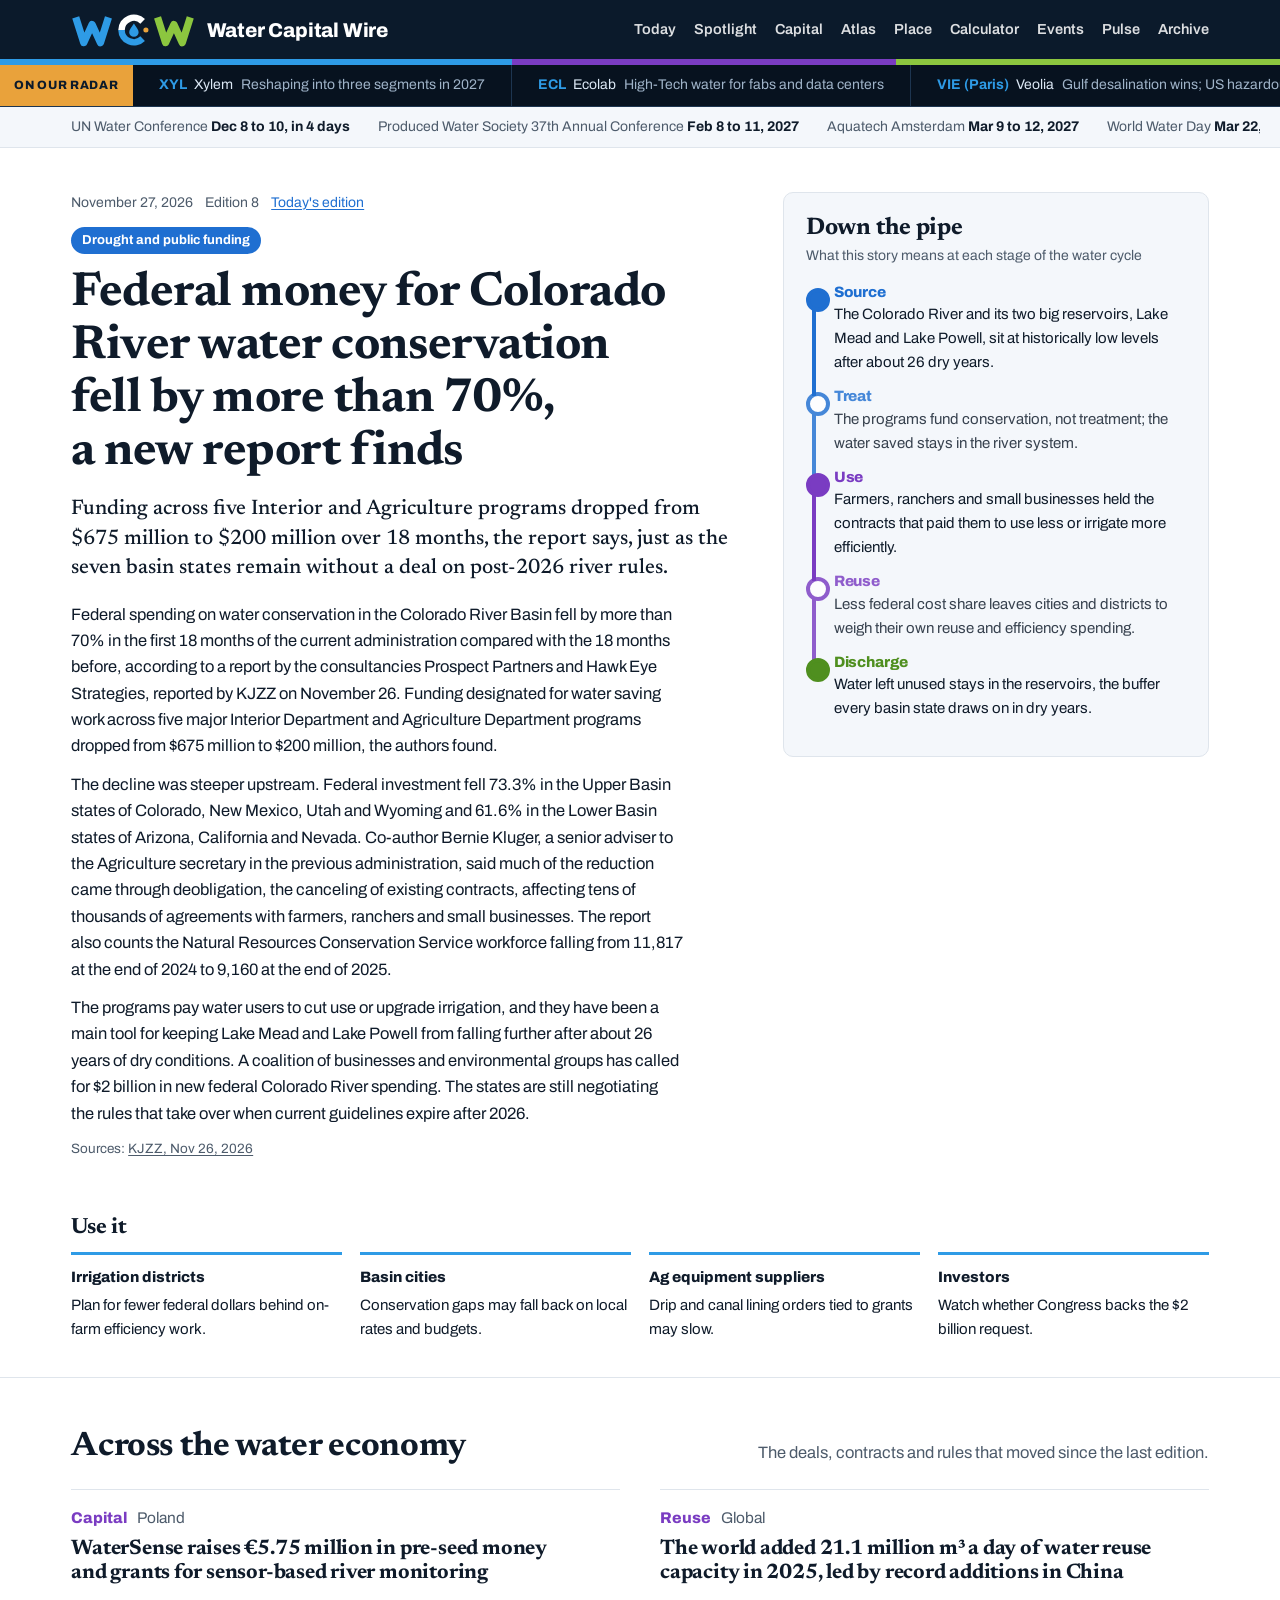
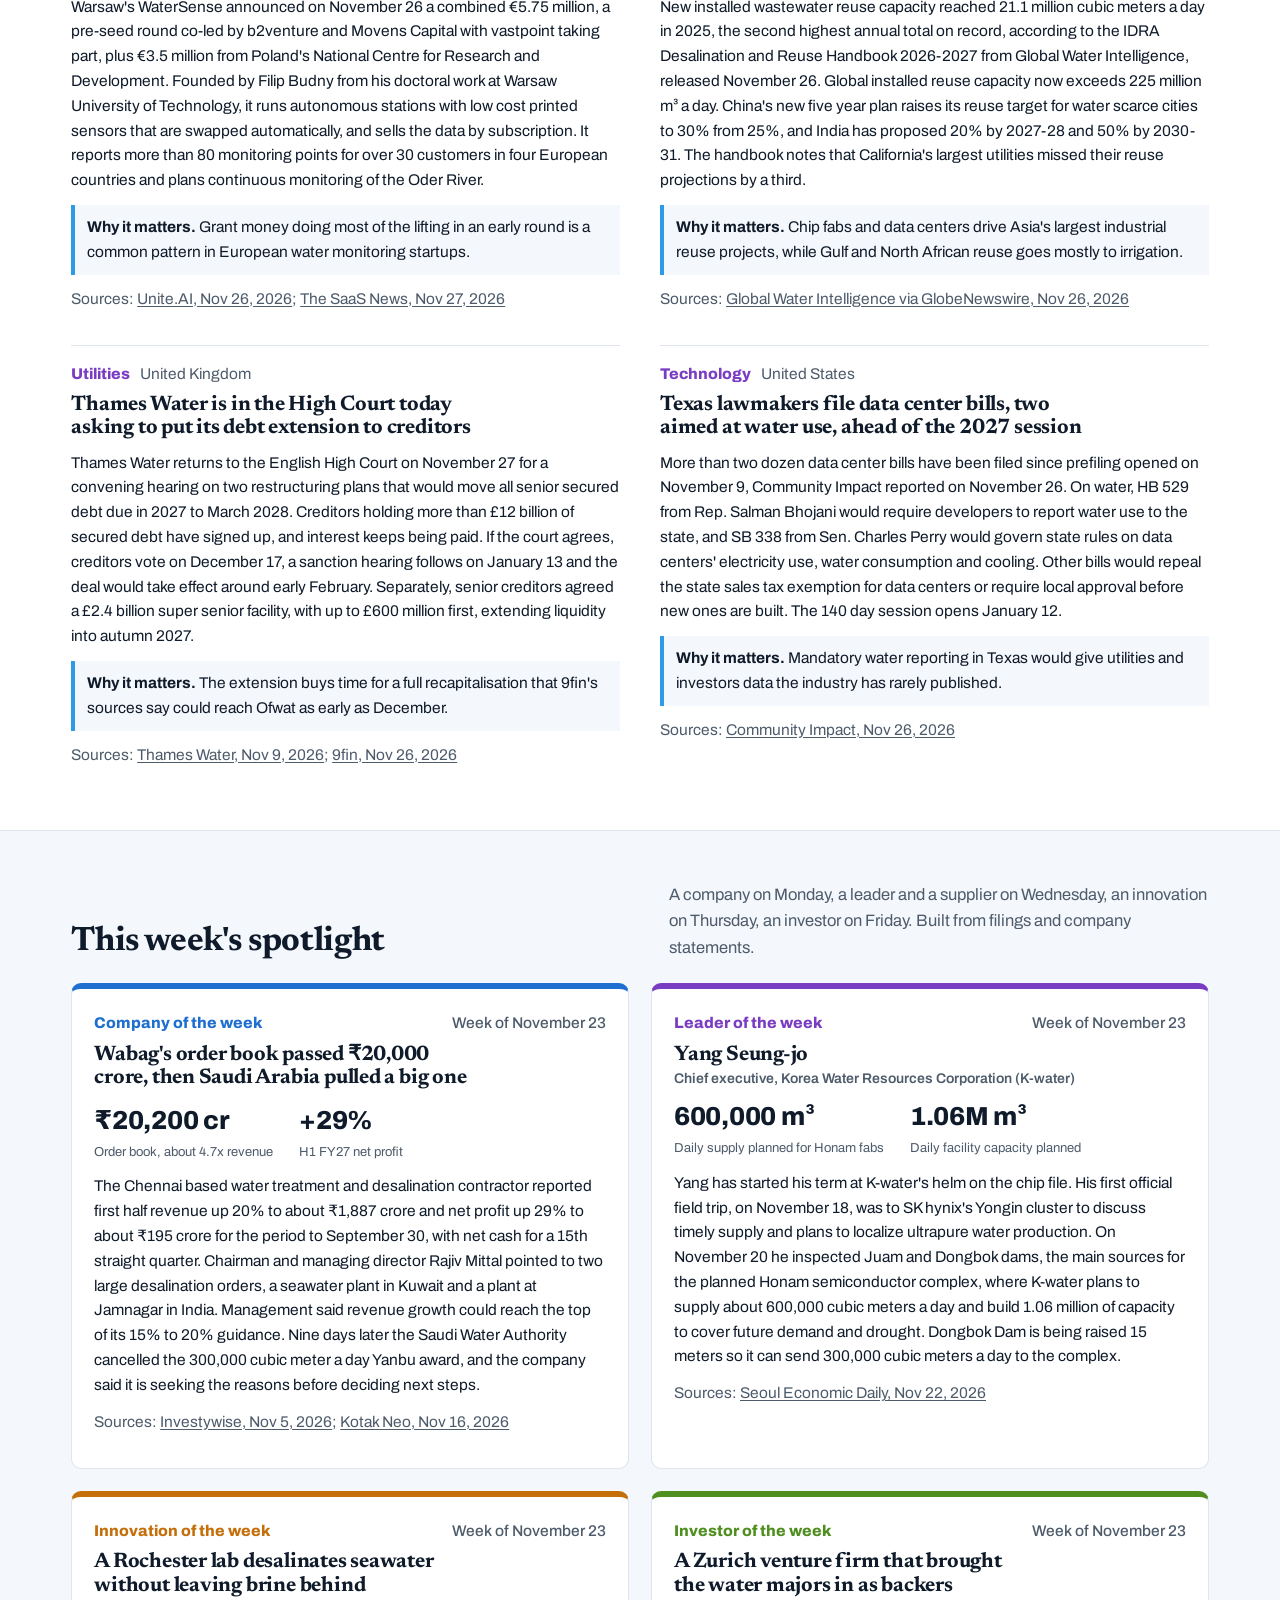
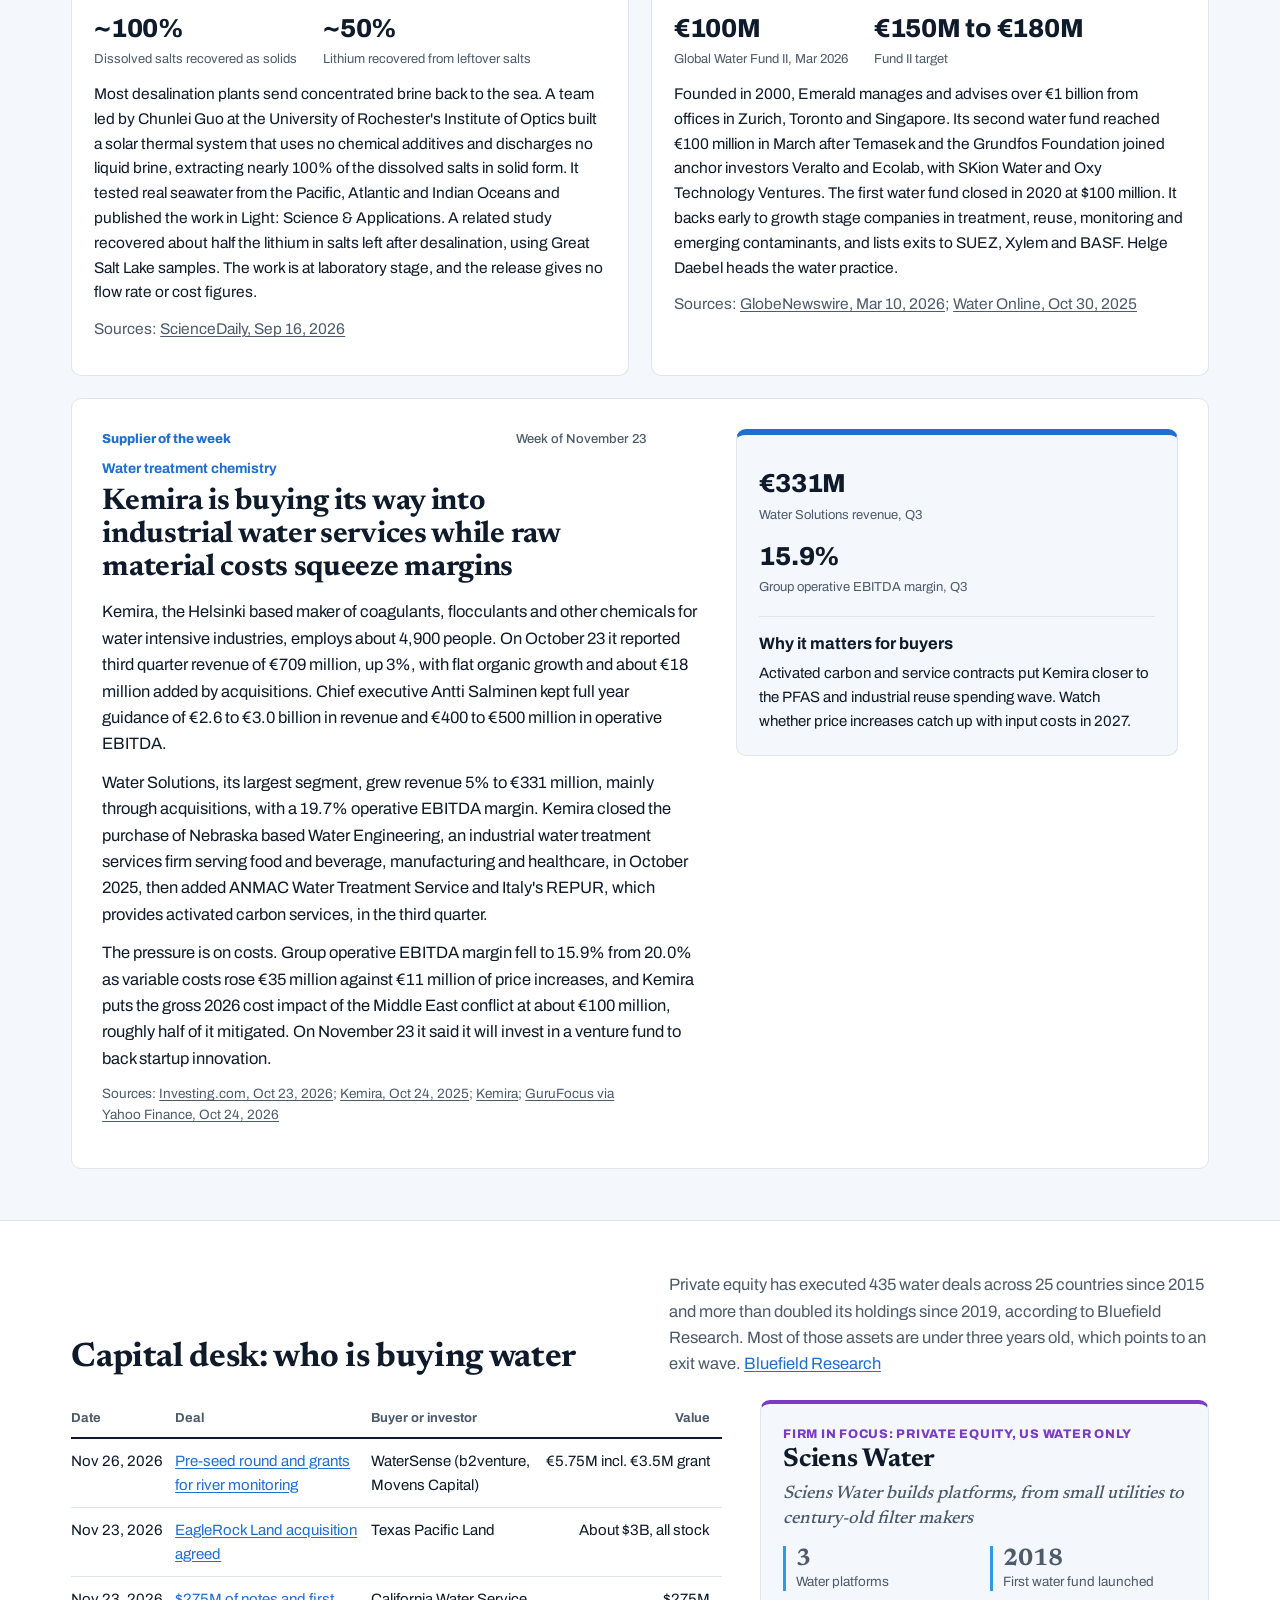
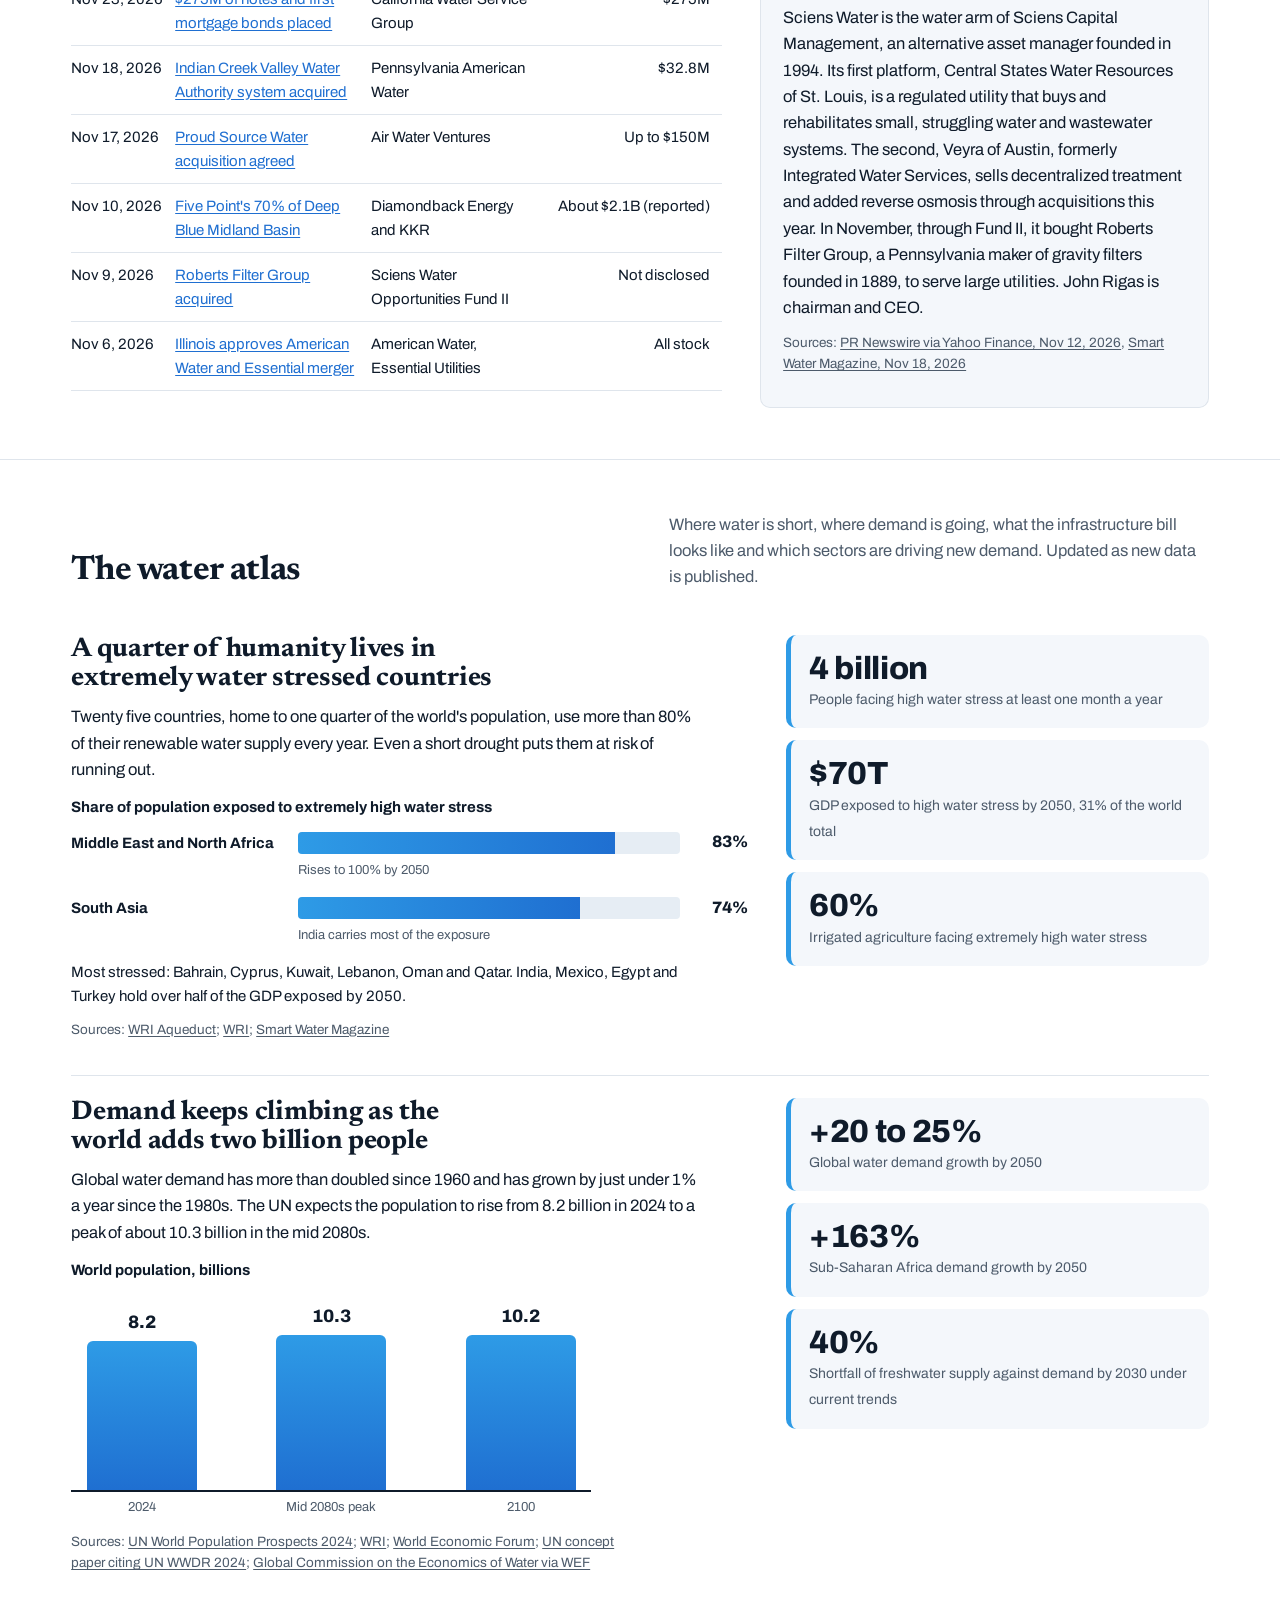
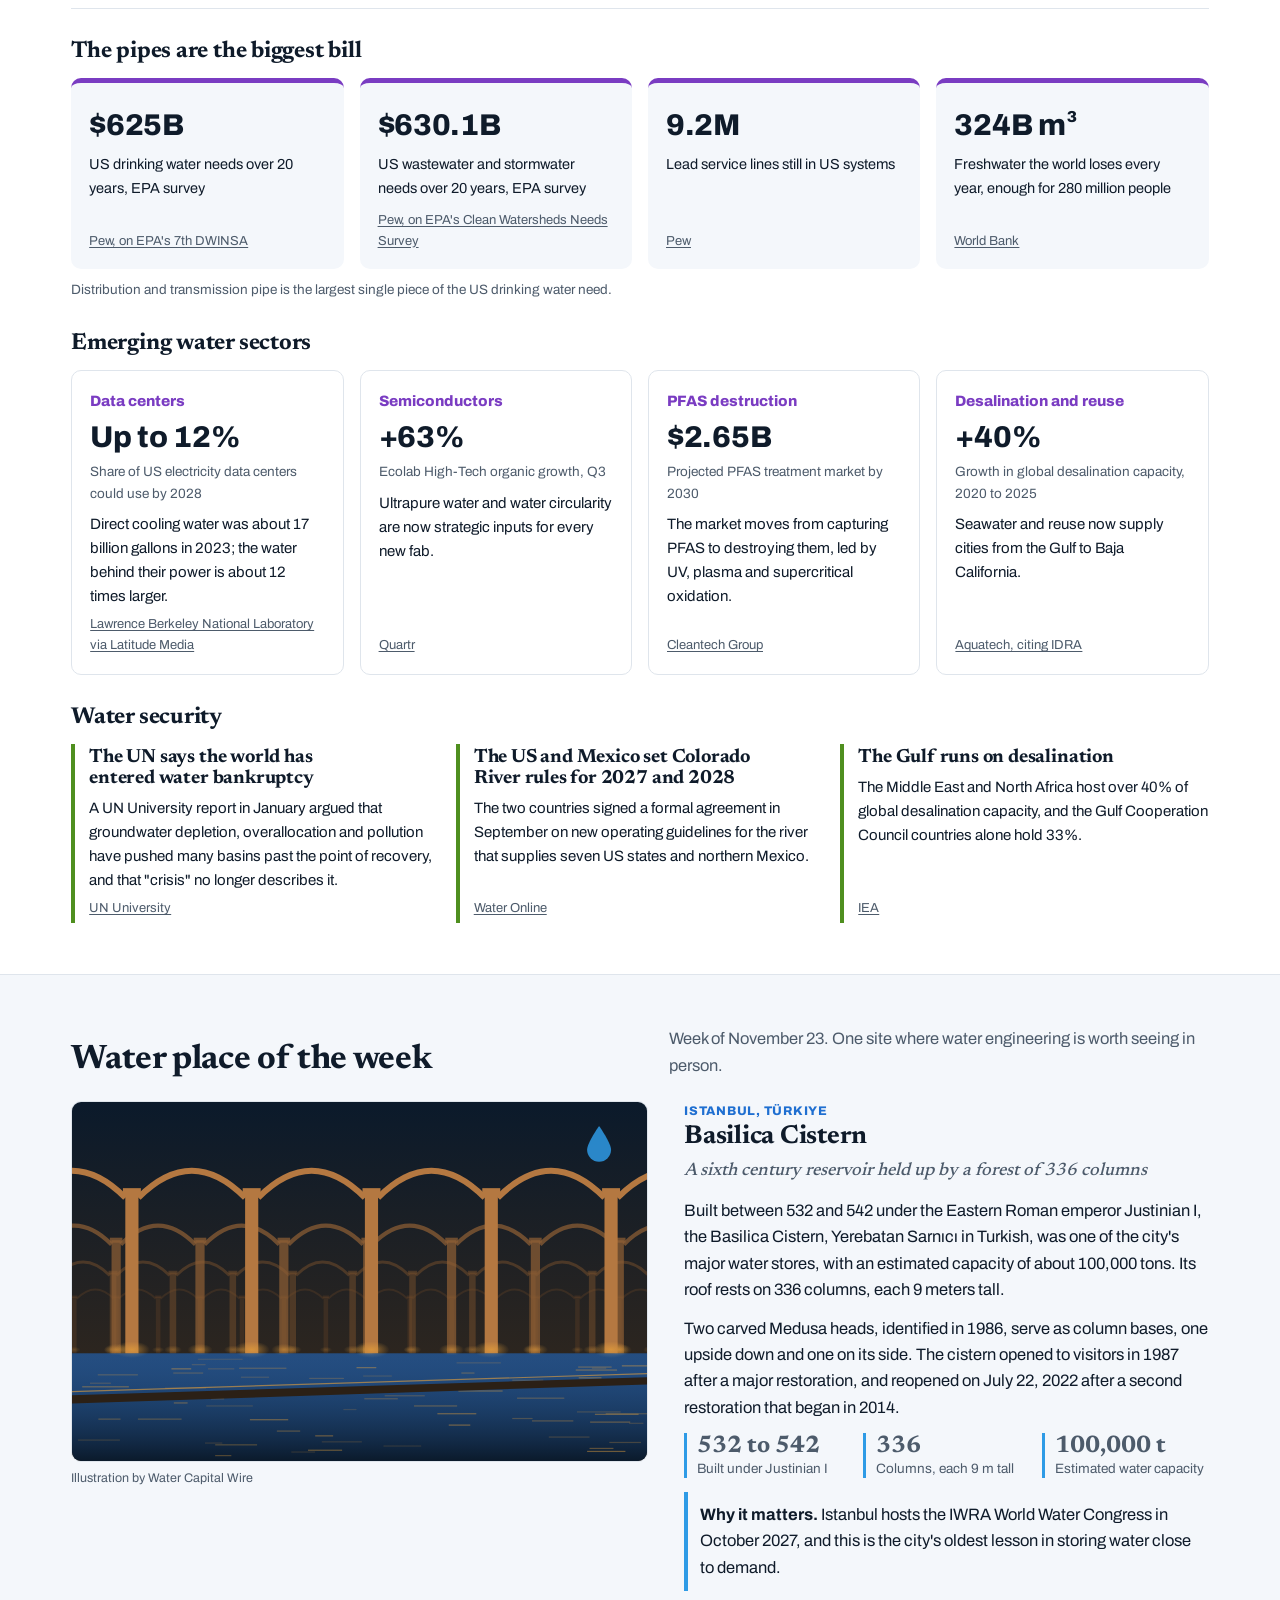
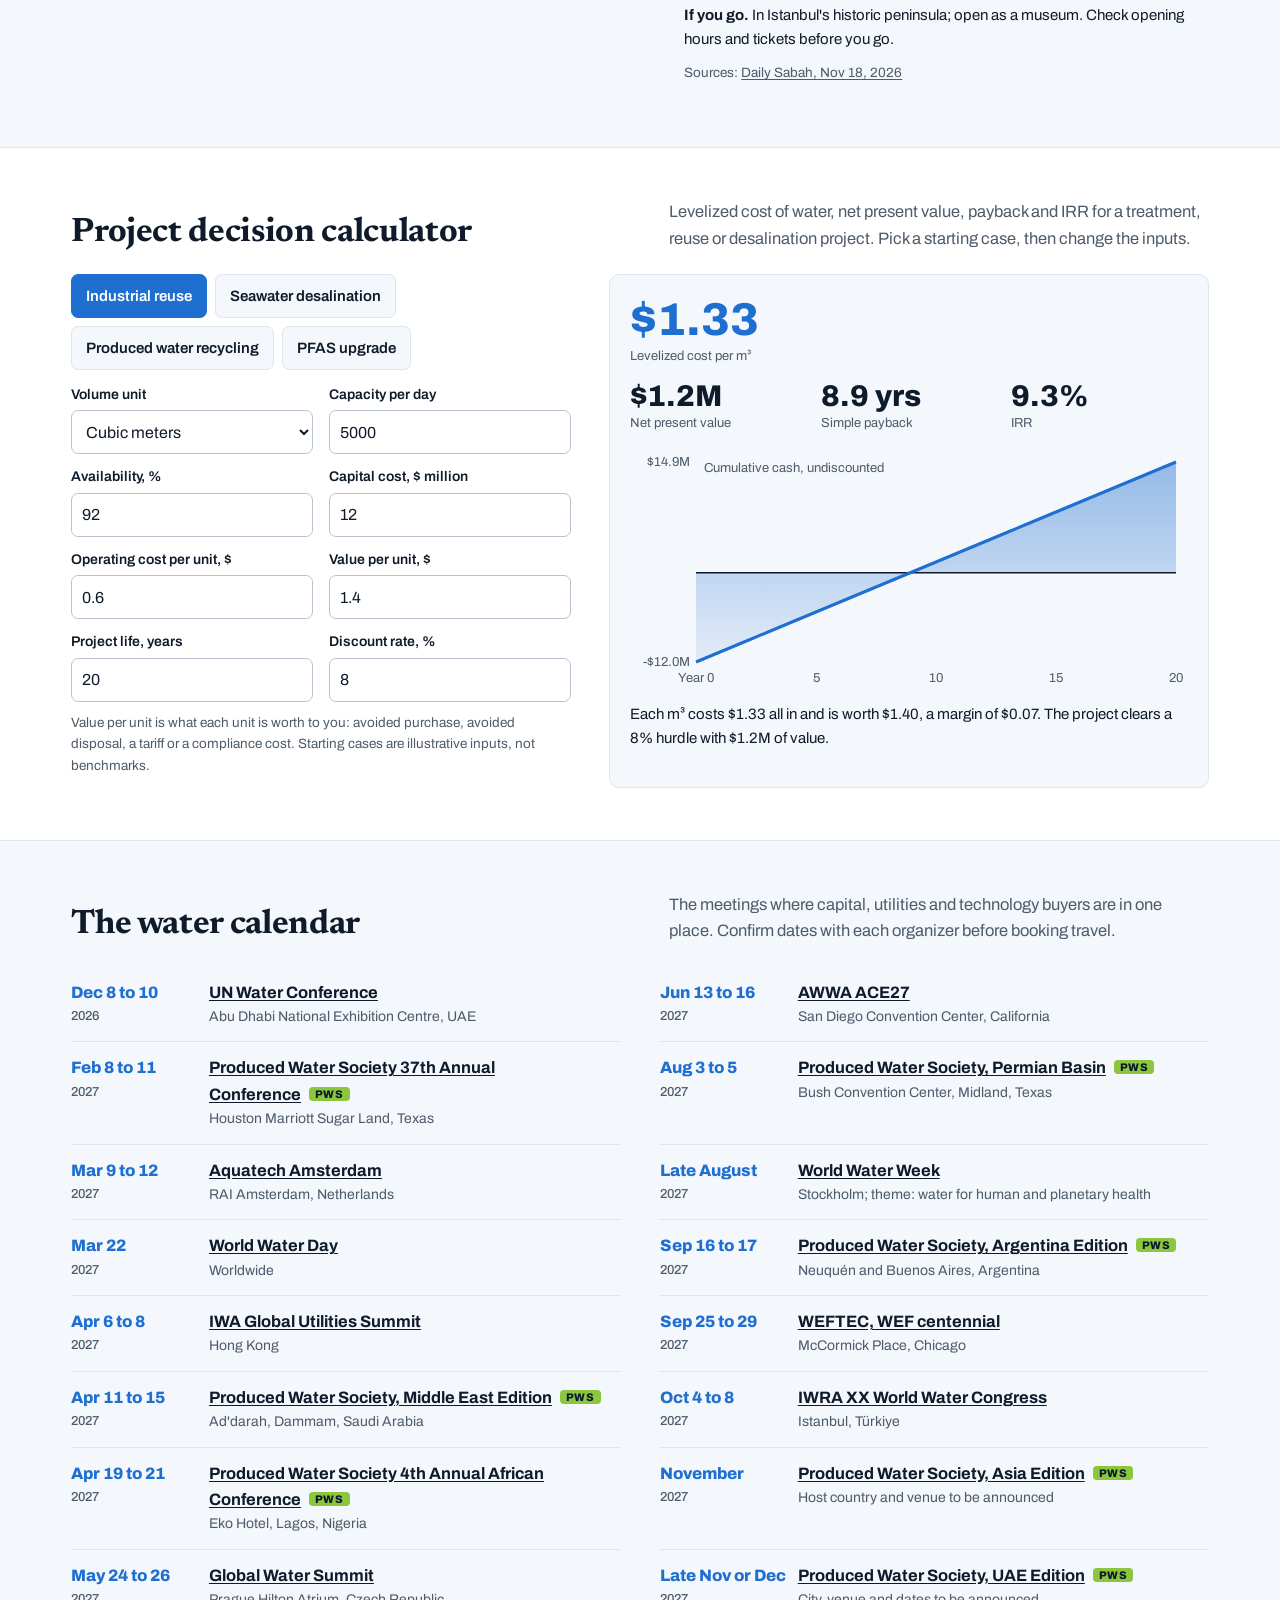
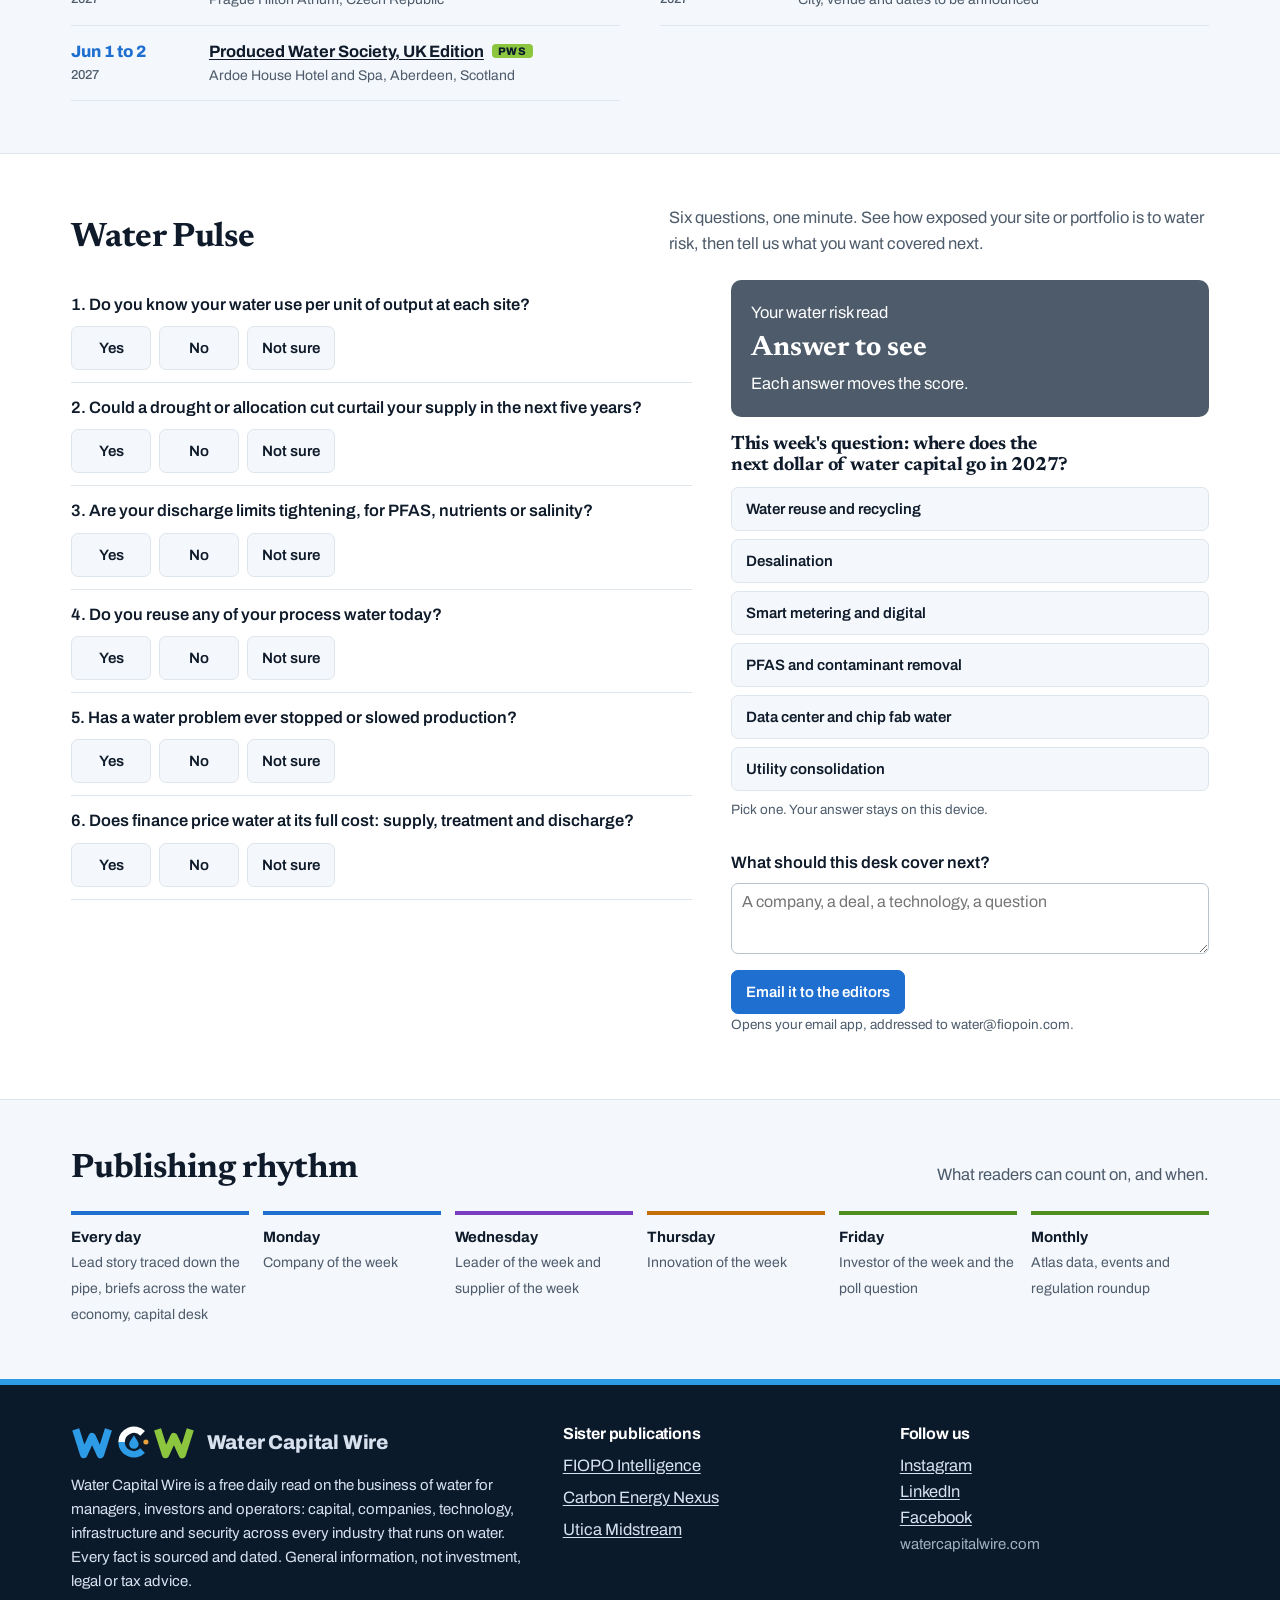
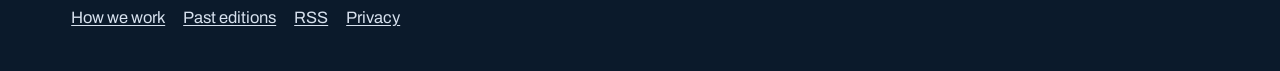
<file: archive/2026-11-27.html>
<!DOCTYPE html>
<html lang="en">
<head>
<meta charset="utf-8">
<meta name="viewport" content="width=device-width, initial-scale=1">
<meta http-equiv="Content-Security-Policy" content="default-src 'self'; script-src 'self'; style-src 'self' 'unsafe-inline'; img-src 'self' data:; font-src 'self'; connect-src 'self'; object-src 'none'; base-uri 'self'; form-action 'self' mailto:; upgrade-insecure-requests">
<meta name="referrer" content="strict-origin-when-cross-origin">
<title>Federal money for Colorado River water conservation fell by more than 70%, a new report finds | Water Capital Wire</title>
<meta name="description" content="Federal spending on Colorado River Basin water conservation fell from $675 million to $200 million across five programs in 18 months, a new report finds, as basin states still lack a deal on post-2026 rules.">
<meta name="robots" content="index, follow, max-image-preview:large">
<link rel="canonical" href="https://watercapitalwire.com/archive/2026-11-27.html">


<meta name="theme-color" content="#0b1a2b">
<meta property="og:type" content="article">
<meta property="og:site_name" content="Water Capital Wire">
<meta property="og:title" content="Federal money for Colorado River water conservation fell by more than 70%, a new report finds">
<meta property="og:description" content="Federal spending on Colorado River Basin water conservation fell from $675 million to $200 million across five programs in 18 months, a new report finds, as basin states still lack a deal on post-2026 rules.">
<meta property="og:url" content="https://watercapitalwire.com/archive/2026-11-27.html">
<meta property="og:image" content="https://watercapitalwire.com/social/2026-11-27.png">
<meta property="og:image:width" content="1080"><meta property="og:image:height" content="1350">
<meta property="article:published_time" content="2026-11-27T04:17:00-06:00">
<meta name="twitter:card" content="summary_large_image">
<meta name="twitter:title" content="Federal money for Colorado River water conservation fell by more than 70%, a new report finds">
<meta name="twitter:description" content="Federal spending on Colorado River Basin water conservation fell from $675 million to $200 million across five programs in 18 months, a new report finds, as basin states still lack a deal on post-2026 rules.">
<meta name="twitter:image" content="https://watercapitalwire.com/social/2026-11-27.png">
<link rel="icon" type="image/svg+xml" href="../brand/wcw-icon.svg">
<link rel="apple-touch-icon" href="../brand/wcw-icon-180.png">
<link rel="alternate" type="application/rss+xml" title="Water Capital Wire" href="../feed.xml">
<link rel="preload" href="../assets/fonts/newsreader-latin-700-normal.woff2" as="font" type="font/woff2" crossorigin>
<link rel="preload" href="../assets/fonts/archivo-latin-400-normal.woff2" as="font" type="font/woff2" crossorigin>
<link rel="stylesheet" href="../assets/style.css?v=f85b350a">

<script type="application/ld+json">{"@context": "https://schema.org", "@graph": [{"@type": "NewsMediaOrganization", "@id": "https://watercapitalwire.com/#org", "name": "Water Capital Wire", "url": "https://watercapitalwire.com/", "logo": {"@type": "ImageObject", "url": "https://watercapitalwire.com/brand/wcw-icon-512.png", "width": 512, "height": 512}, "description": "A free daily read on the business of water for managers, investors and operators: capital, companies, technology, infrastructure and water security, with every fact sourced and dated.", "sameAs": ["https://www.instagram.com/watercapitalwire/", "https://www.linkedin.com/company/watercapitalwire/", "https://www.facebook.com/1468106023047747"]}, {"@type": "NewsArticle", "@id": "https://watercapitalwire.com/archive/2026-11-27.html#article", "headline": "Federal money for Colorado River water conservation fell by more than 70%, a new report finds", "description": "Federal spending on Colorado River Basin water conservation fell from $675 million to $200 million across five programs in 18 months, a new report finds, as basin states still lack a deal on post-2026 rules.", "url": "https://watercapitalwire.com/archive/2026-11-27.html", "mainEntityOfPage": "https://watercapitalwire.com/archive/2026-11-27.html", "image": ["https://watercapitalwire.com/social/2026-11-27.png"], "datePublished": "2026-11-27T04:17:00-06:00", "dateModified": "2026-11-27T04:17:00-06:00", "inLanguage": "en-US", "isAccessibleForFree": true, "articleSection": ["Drought and public funding", "Capital", "Reuse", "Utilities", "Technology"], "author": {"@id": "https://watercapitalwire.com/#org"}, "publisher": {"@id": "https://watercapitalwire.com/#org"}}, {"@type": "Person", "name": "Yang Seung-jo", "jobTitle": "Chief executive, Korea Water Resources Corporation (K-water)"}]}</script>
</head>
<body>
<a class="skip" href="#main">Skip to content</a>
<header class="mast">
 <div class="wrap mast-in">
  <a class="logo" href="../" aria-label="Water Capital Wire home"><img src="../brand/wcw-mark-white.svg" alt="" width="124" height="34"><span>Water Capital Wire</span></a>
  <nav class="nav" aria-label="Main">
   <a href="../#today">Today</a>
   <a href="../#spotlight">Spotlight</a>
   <a href="../#capital">Capital</a>
   <a href="../#atlas">Atlas</a>
   <a href="../#place">Place</a>
   <a href="../#calculator">Calculator</a>
   <a href="../#events">Events</a>
   <a href="../#pulse">Pulse</a>
   <a href="../archive/">Archive</a>
  </nav>
 </div>
 <div class="pipe" aria-hidden="true"></div>
</header>
<div class="ticker" aria-label="Water equities on our radar">
 <span class="tk-label">On our radar</span>
 <div class="tk-view"><div class="tk-track"><ul><li><b>XYL</b> Xylem<span>Reshaping into three segments in 2027</span></li><li><b>ECL</b> Ecolab<span>High-Tech water for fabs and data centers</span></li><li><b>VIE (Paris)</b> Veolia<span>Gulf desalination wins; US hazardous waste push</span></li><li><b>VLTO</b> Veralto<span>Cleanwater1 purchase expected to close in Q4</span></li><li><b>AWK</b> American Water Works<span>Illinois rate order: $74M of $127M asked</span></li><li><b>WTRG</b> Essential Utilities<span>Being acquired by American Water</span></li><li><b>HTO</b> H2O America<span>Texas expansion through Quadvest</span></li><li><b>CWT</b> California Water Service<span>$275M debt placed; Watermark Utilities from Nov 30</span></li><li><b>PNR</b> Pentair<span>Pool and water treatment</span></li><li><b>WTS</b> Watts Water<span>Flow control inside buildings</span></li><li><b>BMI</b> Badger Meter<span>Utility metering and software</span></li><li><b>MWA</b> Mueller Water Products<span>Aging network replacement</span></li><li><b>ERII</b> Energy Recovery<span>Pressure exchangers for reverse osmosis</span></li><li><b>6370 (Tokyo)</b> Kurita Water<span>Ultrapure water; new India joint venture</span></li><li><b>PHO, CGW, FIW</b> Water ETFs<span>Invesco and First Trust water baskets</span></li></ul><ul aria-hidden="true"><li><b>XYL</b> Xylem<span>Reshaping into three segments in 2027</span></li><li><b>ECL</b> Ecolab<span>High-Tech water for fabs and data centers</span></li><li><b>VIE (Paris)</b> Veolia<span>Gulf desalination wins; US hazardous waste push</span></li><li><b>VLTO</b> Veralto<span>Cleanwater1 purchase expected to close in Q4</span></li><li><b>AWK</b> American Water Works<span>Illinois rate order: $74M of $127M asked</span></li><li><b>WTRG</b> Essential Utilities<span>Being acquired by American Water</span></li><li><b>HTO</b> H2O America<span>Texas expansion through Quadvest</span></li><li><b>CWT</b> California Water Service<span>$275M debt placed; Watermark Utilities from Nov 30</span></li><li><b>PNR</b> Pentair<span>Pool and water treatment</span></li><li><b>WTS</b> Watts Water<span>Flow control inside buildings</span></li><li><b>BMI</b> Badger Meter<span>Utility metering and software</span></li><li><b>MWA</b> Mueller Water Products<span>Aging network replacement</span></li><li><b>ERII</b> Energy Recovery<span>Pressure exchangers for reverse osmosis</span></li><li><b>6370 (Tokyo)</b> Kurita Water<span>Ultrapure water; new India joint venture</span></li><li><b>PHO, CGW, FIW</b> Water ETFs<span>Invesco and First Trust water baskets</span></li></ul></div></div>
</div>
<div class="next" aria-label="Coming up">
 <div class="wrap next-in"><div><span>UN Water Conference</span> <strong data-start="2026-12-08">Dec 8 to 10</strong></div><div><span>Produced Water Society 37th Annual Conference</span> <strong>Feb 8 to 11, 2027</strong></div><div><span>Aquatech Amsterdam</span> <strong>Mar 9 to 12, 2027</strong></div><div><span>World Water Day</span> <strong>Mar 22, 2027</strong></div><div><span>IWA Global Utilities Summit</span> <strong>Apr 6 to 8, 2027</strong></div></div>
</div>

<main id="main">
<section id="today" class="wrap lead">
 <article class="story">
  <p class="meta">November 27, 2026<span>Edition 8</span><a href="../">Today's edition</a></p>
  <p class="tag">Drought and public funding</p>
  <h1>Federal money for Colorado River water conservation fell by more than 70%, a new report finds</h1>
  <p class="dek">Funding across five Interior and Agriculture programs dropped from $675 million to $200 million over 18 months, the report says, just as the seven basin states remain without a deal on post-2026 river rules.</p>
  <p>Federal spending on water conservation in the Colorado River Basin fell by more than 70% in the first 18 months of the current administration compared with the 18 months before, according to a report by the consultancies Prospect Partners and Hawk Eye Strategies, reported by KJZZ on November 26. Funding designated for water saving work across five major Interior Department and Agriculture Department programs dropped from $675 million to $200 million, the authors found.</p><p>The decline was steeper upstream. Federal investment fell 73.3% in the Upper Basin states of Colorado, New Mexico, Utah and Wyoming and 61.6% in the Lower Basin states of Arizona, California and Nevada. Co-author Bernie Kluger, a senior adviser to the Agriculture secretary in the previous administration, said much of the reduction came through deobligation, the canceling of existing contracts, affecting tens of thousands of agreements with farmers, ranchers and small businesses. The report also counts the Natural Resources Conservation Service workforce falling from 11,817 at the end of 2024 to 9,160 at the end of 2025.</p><p>The programs pay water users to cut use or upgrade irrigation, and they have been a main tool for keeping Lake Mead and Lake Powell from falling further after about 26 years of dry conditions. A coalition of businesses and environmental groups has called for $2 billion in new federal Colorado River spending. The states are still negotiating the rules that take over when current guidelines expire after 2026.</p>
  <p class="src">Sources: <a href="https://kjzz.org/politics/2026-11-26/spending-on-colorado-river-water-conservation-down-by-70-under-trump-administration" rel="noopener">KJZZ, Nov 26, 2026</a></p>
 </article>
 <aside class="cycle" aria-label="Down the pipe">
  <h2>Down the pipe</h2>
  <p class="cyc-sub">What this story means at each stage of the water cycle</p>
  
  <div class="stop c-blue on"><h3>Source</h3><p>The Colorado River and its two big reservoirs, Lake Mead and Lake Powell, sit at historically low levels after about 26 dry years.</p></div>
  
  <div class="stop c-blue"><h3>Treat</h3><p>The programs fund conservation, not treatment; the water saved stays in the river system.</p></div>
  
  <div class="stop c-purple on"><h3>Use</h3><p>Farmers, ranchers and small businesses held the contracts that paid them to use less or irrigate more efficiently.</p></div>
  
  <div class="stop c-purple"><h3>Reuse</h3><p>Less federal cost share leaves cities and districts to weigh their own reuse and efficiency spending.</p></div>
  
  <div class="stop c-green on"><h3>Discharge</h3><p>Water left unused stays in the reservoirs, the buffer every basin state draws on in dry years.</p></div>
  
 </aside>
</section>
<section class="wrap useit" aria-label="Use it">
 <h2>Use it</h2>
 <dl><div><dt>Irrigation districts</dt><dd>Plan for fewer federal dollars behind on-farm efficiency work.</dd></div><div><dt>Basin cities</dt><dd>Conservation gaps may fall back on local rates and budgets.</dd></div><div><dt>Ag equipment suppliers</dt><dd>Drip and canal lining orders tied to grants may slow.</dd></div><div><dt>Investors</dt><dd>Watch whether Congress backs the $2 billion request.</dd></div></dl>
</section>

<section class="band" id="briefs">
 <div class="wrap">
  <div class="head"><h2>Across the water economy</h2><p>The deals, contracts and rules that moved since the last edition.</p></div>
  <div class="briefs">
  
  <article class="brief" id="money">
   <p class="bt"><span class="sec">Capital</span><span>Poland</span></p>
   <h3>WaterSense raises €5.75 million in pre-seed money and grants for sensor-based river monitoring</h3>
   <p>Warsaw&#39;s WaterSense announced on November 26 a combined €5.75 million, a pre-seed round co-led by b2venture and Movens Capital with vastpoint taking part, plus €3.5 million from Poland&#39;s National Centre for Research and Development. Founded by Filip Budny from his doctoral work at Warsaw University of Technology, it runs autonomous stations with low cost printed sensors that are swapped automatically, and sells the data by subscription. It reports more than 80 monitoring points for over 30 customers in four European countries and plans continuous monitoring of the Oder River.</p>
   <p class="why"><b>Why it matters.</b> Grant money doing most of the lifting in an early round is a common pattern in European water monitoring startups.</p>
   <p class="src">Sources: <a href="https://www.unite.ai/watersense-raises-5-75m-in-pre-seed-and-grants-for-ai-water-monitoring/" rel="noopener">Unite.AI, Nov 26, 2026</a>; <a href="https://www.thesaasnews.com/news/watersense-raises-5-75m-pre-seed" rel="noopener">The SaaS News, Nov 27, 2026</a></p>
  </article>
  
  <article class="brief" id="world">
   <p class="bt"><span class="sec">Reuse</span><span>Global</span></p>
   <h3>The world added 21.1 million m³ a day of water reuse capacity in 2025, led by record additions in China</h3>
   <p>New installed wastewater reuse capacity reached 21.1 million cubic meters a day in 2025, the second highest annual total on record, according to the IDRA Desalination and Reuse Handbook 2026-2027 from Global Water Intelligence, released November 26. Global installed reuse capacity now exceeds 225 million m³ a day. China&#39;s new five year plan raises its reuse target for water scarce cities to 30% from 25%, and India has proposed 20% by 2027-28 and 50% by 2030-31. The handbook notes that California&#39;s largest utilities missed their reuse projections by a third.</p>
   <p class="why"><b>Why it matters.</b> Chip fabs and data centers drive Asia&#39;s largest industrial reuse projects, while Gulf and North African reuse goes mostly to irrigation.</p>
   <p class="src">Sources: <a href="https://www.globenewswire.com/news-release/2026/11/26/3410727/0/en/water-reuse-adds-21-1-million-m-d-in-2025-second-highest-on-record-finds-idra-desalination-reuse-handbook-2026-2027.html" rel="noopener">Global Water Intelligence via GlobeNewswire, Nov 26, 2026</a></p>
  </article>
  
  <article class="brief" id="thames">
   <p class="bt"><span class="sec">Utilities</span><span>United Kingdom</span></p>
   <h3>Thames Water is in the High Court today asking to put its debt extension to creditors</h3>
   <p>Thames Water returns to the English High Court on November 27 for a convening hearing on two restructuring plans that would move all senior secured debt due in 2027 to March 2028. Creditors holding more than £12 billion of secured debt have signed up, and interest keeps being paid. If the court agrees, creditors vote on December 17, a sanction hearing follows on January 13 and the deal would take effect around early February. Separately, senior creditors agreed a £2.4 billion super senior facility, with up to £600 million first, extending liquidity into autumn 2027.</p>
   <p class="why"><b>Why it matters.</b> The extension buys time for a full recapitalisation that 9fin&#39;s sources say could reach Ofwat as early as December.</p>
   <p class="src">Sources: <a href="https://www.thameswater.co.uk/news/2026/nov/rp15-tsa-and-psl-announcement" rel="noopener">Thames Water, Nov 9, 2026</a>; <a href="https://www.9fin.com/insights/thames-water-extend-2027-debt-recap" rel="noopener">9fin, Nov 26, 2026</a></p>
  </article>
  
  <article class="brief" id="texas">
   <p class="bt"><span class="sec">Technology</span><span>United States</span></p>
   <h3>Texas lawmakers file data center bills, two aimed at water use, ahead of the 2027 session</h3>
   <p>More than two dozen data center bills have been filed since prefiling opened on November 9, Community Impact reported on November 26. On water, HB 529 from Rep. Salman Bhojani would require developers to report water use to the state, and SB 338 from Sen. Charles Perry would govern state rules on data centers&#39; electricity use, water consumption and cooling. Other bills would repeal the state sales tax exemption for data centers or require local approval before new ones are built. The 140 day session opens January 12.</p>
   <p class="why"><b>Why it matters.</b> Mandatory water reporting in Texas would give utilities and investors data the industry has rarely published.</p>
   <p class="src">Sources: <a href="https://communityimpact.com/central-austin/texas-legislature/here-are-19-data-center-bills-filed-by-texas-lawmakers-ahead-of-2027/" rel="noopener">Community Impact, Nov 26, 2026</a></p>
  </article>
  
  </div>
 </div>
</section>


<section id="spotlight" class="band tint">
 <div class="wrap">
  <div class="head"><h2>This week's spotlight</h2><p>A company on Monday, a leader and a supplier on Wednesday, an innovation on Thursday, an investor on Friday. Built from filings and company statements.</p></div>
  <div class="grid2">
  
  
  <article class="card c-blue" id="company">
   <p class="k">Company of the week<span>Week of November 23</span></p>
   <h3>Wabag&#39;s order book passed ₹20,000 crore, then Saudi Arabia pulled a big one</h3>
   <div class="figs"><div><strong>₹20,200 cr</strong>Order book, about 4.7x revenue</div><div><strong>+29%</strong>H1 FY27 net profit</div></div>
   <p>The Chennai based water treatment and desalination contractor reported first half revenue up 20% to about ₹1,887 crore and net profit up 29% to about ₹195 crore for the period to September 30, with net cash for a 15th straight quarter. Chairman and managing director Rajiv Mittal pointed to two large desalination orders, a seawater plant in Kuwait and a plant at Jamnagar in India. Management said revenue growth could reach the top of its 15% to 20% guidance. Nine days later the Saudi Water Authority cancelled the 300,000 cubic meter a day Yanbu award, and the company said it is seeking the reasons before deciding next steps.</p>
   <p class="src">Sources: <a href="https://www.investywise.com/va-tech-wabag-limited-financial-results-for-q2-fy27" rel="noopener">Investywise, Nov 5, 2026</a>; <a href="https://www.kotakneo.com/news/stocks/va-tech-wabag-saudi-order-update/" rel="noopener">Kotak Neo, Nov 16, 2026</a></p>
  </article>
  
  
  <article class="card c-purple" id="leader">
   <p class="k">Leader of the week<span>Week of November 23</span></p>
   <h3>Yang Seung-jo<small>Chief executive, Korea Water Resources Corporation (K-water)</small></h3>
   <div class="figs"><div><strong>600,000 m³</strong>Daily supply planned for Honam fabs</div><div><strong>1.06M m³</strong>Daily facility capacity planned</div></div>
   <p>Yang has started his term at K-water&#39;s helm on the chip file. His first official field trip, on November 18, was to SK hynix&#39;s Yongin cluster to discuss timely supply and plans to localize ultrapure water production. On November 20 he inspected Juam and Dongbok dams, the main sources for the planned Honam semiconductor complex, where K-water plans to supply about 600,000 cubic meters a day and build 1.06 million of capacity to cover future demand and drought. Dongbok Dam is being raised 15 meters so it can send 300,000 cubic meters a day to the complex.</p>
   <p class="src">Sources: <a href="https://en.sedaily.com/economy/2026/11/22/k-water-ceo-inspects-water-supply-for-honam-chip-cluster" rel="noopener">Seoul Economic Daily, Nov 22, 2026</a></p>
  </article>
  
  
  <article class="card c-orange" id="innovation">
   <p class="k">Innovation of the week<span>Week of November 23</span></p>
   <h3>A Rochester lab desalinates seawater without leaving brine behind</h3>
   <div class="figs"><div><strong>~100%</strong>Dissolved salts recovered as solids</div><div><strong>~50%</strong>Lithium recovered from leftover salts</div></div>
   <p>Most desalination plants send concentrated brine back to the sea. A team led by Chunlei Guo at the University of Rochester&#39;s Institute of Optics built a solar thermal system that uses no chemical additives and discharges no liquid brine, extracting nearly 100% of the dissolved salts in solid form. It tested real seawater from the Pacific, Atlantic and Indian Oceans and published the work in Light: Science &amp; Applications. A related study recovered about half the lithium in salts left after desalination, using Great Salt Lake samples. The work is at laboratory stage, and the release gives no flow rate or cost figures.</p>
   <p class="src">Sources: <a href="https://www.sciencedaily.com/releases/2026/09/260915100137.htm" rel="noopener">ScienceDaily, Sep 16, 2026</a></p>
  </article>
  
  
  <article class="card c-green" id="investor">
   <p class="k">Investor of the week<span>Week of November 23</span></p>
   <h3>A Zurich venture firm that brought the water majors in as backers</h3>
   <div class="figs"><div><strong>€100M</strong>Global Water Fund II, Mar 2026</div><div><strong>€150M to €180M</strong>Fund II target</div></div>
   <p>Founded in 2000, Emerald manages and advises over €1 billion from offices in Zurich, Toronto and Singapore. Its second water fund reached €100 million in March after Temasek and the Grundfos Foundation joined anchor investors Veralto and Ecolab, with SKion Water and Oxy Technology Ventures. The first water fund closed in 2020 at $100 million. It backs early to growth stage companies in treatment, reuse, monitoring and emerging contaminants, and lists exits to SUEZ, Xylem and BASF. Helge Daebel heads the water practice.</p>
   <p class="src">Sources: <a href="https://www.globenewswire.com/news-release/2026/03/10/3252555/0/en/Emerald-Global-Water-Fund-II-reaches-100-Million.html" rel="noopener">GlobeNewswire, Mar 10, 2026</a>; <a href="https://www.wateronline.com/doc/emerald-announces-m-first-close-of-global-water-fund-ii-0001" rel="noopener">Water Online, Oct 30, 2025</a></p>
  </article>
  
  </div>
  
  <div class="sup" id="supplier">
   <article>
    <p class="k c-blue">Supplier of the week<span>Week of November 23</span></p>
    <p class="supk">Water treatment chemistry</p>
    <h3>Kemira is buying its way into industrial water services while raw material costs squeeze margins</h3>
    <p>Kemira, the Helsinki based maker of coagulants, flocculants and other chemicals for water intensive industries, employs about 4,900 people. On October 23 it reported third quarter revenue of €709 million, up 3%, with flat organic growth and about €18 million added by acquisitions. Chief executive Antti Salminen kept full year guidance of €2.6 to €3.0 billion in revenue and €400 to €500 million in operative EBITDA.</p><p>Water Solutions, its largest segment, grew revenue 5% to €331 million, mainly through acquisitions, with a 19.7% operative EBITDA margin. Kemira closed the purchase of Nebraska based Water Engineering, an industrial water treatment services firm serving food and beverage, manufacturing and healthcare, in October 2025, then added ANMAC Water Treatment Service and Italy&#39;s REPUR, which provides activated carbon services, in the third quarter.</p><p>The pressure is on costs. Group operative EBITDA margin fell to 15.9% from 20.0% as variable costs rose €35 million against €11 million of price increases, and Kemira puts the gross 2026 cost impact of the Middle East conflict at about €100 million, roughly half of it mitigated. On November 23 it said it will invest in a venture fund to back startup innovation.</p>
    <p class="src">Sources: <a href="https://www.investing.com/news/company-news/kemira-q3-2026-slides-revenue-rises-but-margins-hit-by-cost-inflation-93CH-4968255" rel="noopener">Investing.com, Oct 23, 2026</a>; <a href="https://www.kemira.com/news-and-stories/newsroom/releases/kemira-completes-the-acquisition-of-water-engineering-inc/" rel="noopener">Kemira, Oct 24, 2025</a>; <a href="https://www.kemira.com/" rel="noopener">Kemira</a>; <a href="https://finance.yahoo.com/markets/stocks/articles/kemira-oyj-koyjf-q3-2026-230203820.html" rel="noopener">GuruFocus via Yahoo Finance, Oct 24, 2026</a></p>
   </article>
   <div class="supfig">
    <div class="figs"><div><strong>€331M</strong>Water Solutions revenue, Q3</div><div><strong>15.9%</strong>Group operative EBITDA margin, Q3</div></div>
    
    <div class="why2"><b>Why it matters for buyers</b><p>Activated carbon and service contracts put Kemira closer to the PFAS and industrial reuse spending wave. Watch whether price increases catch up with input costs in 2027.</p></div>
   </div>
  </div>
 </div>
</section>

<section id="capital" class="band">
 <div class="wrap">
  <div class="head"><h2>Capital desk: who is buying water</h2><p>Private equity has executed 435 water deals across 25 countries since 2015 and more than doubled its holdings since 2019, according to Bluefield Research. Most of those assets are under three years old, which points to an exit wave. <a href="https://www.bluefieldresearch.com/?p=39315" rel="noopener">Bluefield Research</a></p></div>
  <div class="two">
   <div class="scroll"><table class="stack">
    <thead><tr><th scope="col">Date</th><th scope="col">Deal</th><th scope="col">Buyer or investor</th><th scope="col" class="r">Value</th></tr></thead>
    <tbody><tr><td class="nowrap" data-l="Date">Nov 26, 2026</td><td data-l="Deal"><a href="https://www.unite.ai/watersense-raises-5-75m-in-pre-seed-and-grants-for-ai-water-monitoring/" rel="noopener">Pre-seed round and grants for river monitoring</a></td><td data-l="Buyer">WaterSense (b2venture, Movens Capital)</td><td class="r nowrap" data-l="Value">€5.75M incl. €3.5M grant</td></tr><tr><td class="nowrap" data-l="Date">Nov 23, 2026</td><td data-l="Deal"><a href="https://www.worldoil.com/news/2026/11/23/texas-pacific-land-agrees-3-billion-eaglerock-deal-to-scale-permian-water-platform/" rel="noopener">EagleRock Land acquisition agreed</a></td><td data-l="Buyer">Texas Pacific Land</td><td class="r nowrap" data-l="Value">About $3B, all stock</td></tr><tr><td class="nowrap" data-l="Date">Nov 23, 2026</td><td data-l="Deal"><a href="https://www.globenewswire.com/news-release/2026/11/23/3408895/0/en/california-water-service-group-finalizes-sale-of-125-million-of-senior-unsecured-notes-and-california-water-service-company-finalizes-sale-of-150-million-of-first-mortgage-bonds.html" rel="noopener">$275M of notes and first mortgage bonds placed</a></td><td data-l="Buyer">California Water Service Group</td><td class="r nowrap" data-l="Value">$275M</td></tr><tr><td class="nowrap" data-l="Date">Nov 18, 2026</td><td data-l="Deal"><a href="https://finviz.com/news/424949/pennsylvania-american-water-completes-acquisition-of-the-indian-creek-valley-water-authority-water-system" rel="noopener">Indian Creek Valley Water Authority system acquired</a></td><td data-l="Buyer">Pennsylvania American Water</td><td class="r nowrap" data-l="Value">$32.8M</td></tr><tr><td class="nowrap" data-l="Date">Nov 17, 2026</td><td data-l="Deal"><a href="https://www.foodbev.com/news/air-water-ventures-to-acquire-proud-source-water-in-150m-deal" rel="noopener">Proud Source Water acquisition agreed</a></td><td data-l="Buyer">Air Water Ventures</td><td class="r nowrap" data-l="Value">Up to $150M</td></tr><tr><td class="nowrap" data-l="Date">Nov 10, 2026</td><td data-l="Deal"><a href="https://www.ogj.com/general-interest/companies/news/55417839/diamondback-kkr-to-jointly-own-entirety-of-midland-basin-water-network-deep-blue" rel="noopener">Five Point&#39;s 70% of Deep Blue Midland Basin</a></td><td data-l="Buyer">Diamondback Energy and KKR</td><td class="r nowrap" data-l="Value">About $2.1B (reported)</td></tr><tr><td class="nowrap" data-l="Date">Nov 9, 2026</td><td data-l="Deal"><a href="https://finance.yahoo.com/energy/articles/sciens-water-acquires-roberts-filter-220000737.html" rel="noopener">Roberts Filter Group acquired</a></td><td data-l="Buyer">Sciens Water Opportunities Fund II</td><td class="r nowrap" data-l="Value">Not disclosed</td></tr><tr><td class="nowrap" data-l="Date">Nov 6, 2026</td><td data-l="Deal"><a href="https://smartwatermagazine.com/news/smart-water-magazine/illinois-regulator-approves-american-water-essential-utilities-merger-fourth-state-clearance" rel="noopener">Illinois approves American Water and Essential merger</a></td><td data-l="Buyer">American Water, Essential Utilities</td><td class="r nowrap" data-l="Value">All stock</td></tr></tbody>
   </table></div>
   <aside class="firmspot">
    <p class="kick">Firm in focus: Private equity, US water only</p>
    <h3>Sciens Water</h3>
    <p class="sub">Sciens Water builds platforms, from small utilities to century-old filter makers</p>
    <div class="figs"><div><b>3</b><span>Water platforms</span></div><div><b>2018</b><span>First water fund launched</span></div></div>
    <p>Sciens Water is the water arm of Sciens Capital Management, an alternative asset manager founded in 1994. Its first platform, Central States Water Resources of St. Louis, is a regulated utility that buys and rehabilitates small, struggling water and wastewater systems. The second, Veyra of Austin, formerly Integrated Water Services, sells decentralized treatment and added reverse osmosis through acquisitions this year. In November, through Fund II, it bought Roberts Filter Group, a Pennsylvania maker of gravity filters founded in 1889, to serve large utilities. John Rigas is chairman and CEO.</p>
    <p class="src">Sources: <a href="https://finance.yahoo.com/energy/articles/sciens-water-acquires-roberts-filter-220000737.html" rel="noopener">PR Newswire via Yahoo Finance, Nov 12, 2026</a>, <a href="https://smartwatermagazine.com/news/smart-water-magazine/sciens-water-acquires-roberts-filter-group-to-serve-large-utilities-worldwide" rel="noopener">Smart Water Magazine, Nov 18, 2026</a></p>
   </aside>
  </div>
 </div>
</section>


<section id="atlas" class="band atlas">
 <div class="wrap">
  <div class="head"><h2>The water atlas</h2><p>Where water is short, where demand is going, what the infrastructure bill looks like and which sectors are driving new demand. Updated as new data is published.</p></div>

  <div class="at-row">
   <div>
    <h3>A quarter of humanity lives in extremely water stressed countries</h3>
    <p>Twenty five countries, home to one quarter of the world&#39;s population, use more than 80% of their renewable water supply every year. Even a short drought puts them at risk of running out.</p>
    <p class="sl">Share of population exposed to extremely high water stress</p>
    <div class="bars"><div class="bar"><span class="bl">Middle East and North Africa</span><span class="bt2"><i style="width:83%"></i></span><span class="bv">83%</span><span class="bn">Rises to 100% by 2050</span></div><div class="bar"><span class="bl">South Asia</span><span class="bt2"><i style="width:74%"></i></span><span class="bv">74%</span><span class="bn">India carries most of the exposure</span></div></div>
    <p class="hot">Most stressed: Bahrain, Cyprus, Kuwait, Lebanon, Oman and Qatar. India, Mexico, Egypt and Turkey hold over half of the GDP exposed by 2050.</p>
    <p class="src">Sources: <a href="https://www.wri.org/insights/highest-water-stressed-countries" rel="noopener">WRI Aqueduct</a>; <a href="https://www.wri.org/insights/17-countries-home-one-quarter-worlds-population-face-extremely-high-water-stress" rel="noopener">WRI</a>; <a href="https://smartwatermagazine.com/news/world-resources-institute-wri/25-countries-housing-one-quarter-population-face-extremely-high" rel="noopener">Smart Water Magazine</a></p>
   </div>
   <div class="factcol"><div class="fact"><strong>4 billion</strong><span>People facing high water stress at least one month a year</span></div><div class="fact"><strong>$70T</strong><span>GDP exposed to high water stress by 2050, 31% of the world total</span></div><div class="fact"><strong>60%</strong><span>Irrigated agriculture facing extremely high water stress</span></div></div>
  </div>

  <div class="at-row">
   <div>
    <h3>Demand keeps climbing as the world adds two billion people</h3>
    <p>Global water demand has more than doubled since 1960 and has grown by just under 1% a year since the 1980s. The UN expects the population to rise from 8.2 billion in 2024 to a peak of about 10.3 billion in the mid 2080s.</p>
    <p class="sl">World population, billions</p>
    
    <div class="pop"><div class="pc"><span class="pv">8.2</span><span class="pb" style="height:79.6%"></span><span class="py">2024</span></div><div class="pc"><span class="pv">10.3</span><span class="pb" style="height:100.0%"></span><span class="py">Mid 2080s peak</span></div><div class="pc"><span class="pv">10.2</span><span class="pb" style="height:99.0%"></span><span class="py">2100</span></div></div>
    <p class="src">Sources: <a href="https://population.un.org/WPP/Publications/Files/WPP2024_Key-Messages.pdf" rel="noopener">UN World Population Prospects 2024</a>; <a href="https://www.wri.org/insights/17-countries-home-one-quarter-worlds-population-face-extremely-high-water-stress" rel="noopener">WRI</a>; <a href="https://www.weforum.org/stories/2023/08/countries-extremely-high-water-stress/" rel="noopener">World Economic Forum</a>; <a href="https://sdgs.un.org/sites/default/files/2026-09/26-01371%20ATT%20Concept%20Paper%20UNWC_IDB.pdf" rel="noopener">UN concept paper citing UN WWDR 2024</a>; <a href="https://www.weforum.org/stories/2023/03/global-freshwater-demand-will-exceed-supply-40-by-2030-experts-warn/" rel="noopener">Global Commission on the Economics of Water via WEF</a></p>
   </div>
   <div class="factcol"><div class="fact"><strong>+20 to 25%</strong><span>Global water demand growth by 2050</span></div><div class="fact"><strong>+163%</strong><span>Sub-Saharan Africa demand growth by 2050</span></div><div class="fact"><strong>40%</strong><span>Shortfall of freshwater supply against demand by 2030 under current trends</span></div></div>
  </div>

  <h3 class="h3s">The pipes are the biggest bill</h3>
  <div class="infra"><div><strong>$625B</strong><span>US drinking water needs over 20 years, EPA survey</span><a href="https://www.pew.org/en/research-and-analysis/articles/2023/09/25/more-federal-funding-needed-to-improve-drinking-water-epa-study-finds" rel="noopener">Pew, on EPA&#39;s 7th DWINSA</a></div><div><strong>$630.1B</strong><span>US wastewater and stormwater needs over 20 years, EPA survey</span><a href="https://www.pew.org/pl/research-and-analysis/articles/2024/09/05/water-system-upgrades-could-require-more-than-$1-trillion-over-next-20-years" rel="noopener">Pew, on EPA&#39;s Clean Watersheds Needs Survey</a></div><div><strong>9.2M</strong><span>Lead service lines still in US systems</span><a href="https://www.pew.org/ru/research-and-analysis/articles/2023/09/25/more-federal-funding-needed-to-improve-drinking-water-epa-study-finds" rel="noopener">Pew</a></div><div><strong>324B m³</strong><span>Freshwater the world loses every year, enough for 280 million people</span><a href="https://www.worldbank.org/en/news/press-release/2025/11/04/world-annual-fresh-water-losses-could-supply-280-million-people" rel="noopener">World Bank</a></div></div>
  <p class="note">Distribution and transmission pipe is the largest single piece of the US drinking water need.</p>

  <h3 class="h3s" id="sectors">Emerging water sectors</h3>
  <div class="sectors"><div><p class="sn">Data centers</p><strong>Up to 12%</strong><span class="sfl">Share of US electricity data centers could use by 2028</span><p>Direct cooling water was about 17 billion gallons in 2023; the water behind their power is about 12 times larger.</p><a href="https://www.latitudemedia.com/news/data-centers-hidden-water-footprint-is-linked-to-the-grid/" rel="noopener">Lawrence Berkeley National Laboratory via Latitude Media</a></div><div><p class="sn">Semiconductors</p><strong>+63%</strong><span class="sfl">Ecolab High-Tech organic growth, Q3</span><p>Ultrapure water and water circularity are now strategic inputs for every new fab.</p><a href="https://quartr.com/events/ecolab-ecl-q3-2026_3eHQ1294" rel="noopener">Quartr</a></div><div><p class="sn">PFAS destruction</p><strong>$2.65B</strong><span class="sfl">Projected PFAS treatment market by 2030</span><p>The market moves from capturing PFAS to destroying them, led by UV, plasma and supercritical oxidation.</p><a href="https://cleantech.com/release/pfas-destruction-technologies-see-surge-in-innovation-and-investment/" rel="noopener">Cleantech Group</a></div><div><p class="sn">Desalination and reuse</p><strong>+40%</strong><span class="sfl">Growth in global desalination capacity, 2020 to 2025</span><p>Seawater and reuse now supply cities from the Gulf to Baja California.</p><a href="https://www.aquatechtrade.com/news/desalination/energy-efficient-desalination-continues-to-drive-water-security-strategies" rel="noopener">Aquatech, citing IDRA</a></div></div>

  <h3 class="h3s" id="security">Water security</h3>
  <div class="secu"><div><h4>The UN says the world has entered water bankruptcy</h4><p>A UN University report in January argued that groundwater depletion, overallocation and pollution have pushed many basins past the point of recovery, and that &#34;crisis&#34; no longer describes it.</p><a href="https://unu.edu/inweh/news/world-enters-era-of-global-water-bankruptcy" rel="noopener">UN University</a></div><div><h4>The US and Mexico set Colorado River rules for 2027 and 2028</h4><p>The two countries signed a formal agreement in September on new operating guidelines for the river that supplies seven US states and northern Mexico.</p><a href="https://www.wateronline.com/hub/bucket/HomeLatestHeadlines?page=10" rel="noopener">Water Online</a></div><div><h4>The Gulf runs on desalination</h4><p>The Middle East and North Africa host over 40% of global desalination capacity, and the Gulf Cooperation Council countries alone hold 33%.</p><a href="https://www.iea.org/commentaries/wired-for-water-how-electrification-is-transforming-desalination" rel="noopener">IEA</a></div></div>
 </div>
</section>

<section id="place" class="band tint place">
 <div class="wrap">
  <div class="head"><h2>Water place of the week</h2><p>Week of November 23. One site where water engineering is worth seeing in person.</p></div>
  <div class="pl">
   <figure><img src="../assets/art/basilica-cistern.svg" width="960" height="600" alt="Illustration of the Basilica Cistern: rows of lit stone columns and arches standing in still underground water" loading="lazy"><figcaption>Illustration by Water Capital Wire</figcaption></figure>
   <div>
    <p class="kick">Istanbul, Türkiye</p>
    <h3>Basilica Cistern</h3>
    <p class="sub">A sixth century reservoir held up by a forest of 336 columns</p>
    <p>Built between 532 and 542 under the Eastern Roman emperor Justinian I, the Basilica Cistern, Yerebatan Sarnıcı in Turkish, was one of the city&#39;s major water stores, with an estimated capacity of about 100,000 tons. Its roof rests on 336 columns, each 9 meters tall.</p><p>Two carved Medusa heads, identified in 1986, serve as column bases, one upside down and one on its side. The cistern opened to visitors in 1987 after a major restoration, and reopened on July 22, 2022 after a second restoration that began in 2014.</p>
    <div class="figs three"><div><b>532 to 542</b><span>Built under Justinian I</span></div><div><b>336</b><span>Columns, each 9 m tall</span></div><div><b>100,000 t</b><span>Estimated water capacity</span></div></div>
    <p class="why"><b>Why it matters.</b> Istanbul hosts the IWRA World Water Congress in October 2027, and this is the city&#39;s oldest lesson in storing water close to demand.</p>
    <p class="visit"><b>If you go.</b> In Istanbul&#39;s historic peninsula; open as a museum. Check opening hours and tickets before you go.</p>
    <p class="src">Sources: <a href="https://www.dailysabah.com/turkiye/istanbul/istanbuls-basilica-cistern-preserves-centuries-of-history" rel="noopener">Daily Sabah, Nov 18, 2026</a></p>
   </div>
  </div>
 </div>
</section>

<section id="calculator" class="band">
 <div class="wrap">
  <div class="head"><h2>Project decision calculator</h2><p>Levelized cost of water, net present value, payback and IRR for a treatment, reuse or desalination project. Pick a starting case, then change the inputs.</p></div>
  <div class="calc">
   <div>
    <div class="presets" id="presets"><button type="button" data-p="0" class="on">Industrial reuse</button><button type="button" data-p="1">Seawater desalination</button><button type="button" data-p="2">Produced water recycling</button><button type="button" data-p="3">PFAS upgrade</button></div>
    <div class="ctl">
     <label for="unit">Volume unit<select id="unit"><option value="m3">Cubic meters</option><option value="kgal">Thousand US gallons</option><option value="bbl">Barrels</option></select></label>
     <label for="cap">Capacity per day<input id="cap" type="number" min="0" step="any" value="5000"></label>
     <label for="avail">Availability, %<input id="avail" type="number" min="0" max="100" step="any" value="92"></label>
     <label for="capex">Capital cost, $ million<input id="capex" type="number" min="0" step="any" value="12"></label>
     <label for="opex">Operating cost per unit, $<input id="opex" type="number" min="0" step="any" value="0.6"></label>
     <label for="val">Value per unit, $<input id="val" type="number" min="0" step="any" value="1.4"></label>
     <label for="life">Project life, years<input id="life" type="number" min="1" step="1" value="20"></label>
     <label for="rate">Discount rate, %<input id="rate" type="number" min="0" step="any" value="8"></label>
    </div>
    <p class="note">Value per unit is what each unit is worth to you: avoided purchase, avoided disposal, a tariff or a compliance cost. Starting cases are illustrative inputs, not benchmarks.</p>
   </div>
   <div class="out" aria-live="polite">
    <div class="big">
     <div class="main"><strong id="lcow">$1.33</strong>Levelized cost per <span class="u">m³</span></div>
     <div><strong id="npv">$1.2M</strong>Net present value</div>
     <div><strong id="pay">8.9 yrs</strong>Simple payback</div>
     <div><strong id="irr">9.3%</strong>IRR</div>
    </div>
    <div class="fig" id="cf"><svg id="cfs" role="img" aria-label="Cumulative cash position by year"></svg></div>
    <p class="verdict" id="verdict"></p>
   </div>
  </div>
 </div>
</section>

<section id="events" class="band tint">
 <div class="wrap">
  <div class="head"><h2>The water calendar</h2><p>The meetings where capital, utilities and technology buyers are in one place. Confirm dates with each organizer before booking travel.</p></div>
  <ul class="events"><li><div class="d">Dec 8 to 10<small>2026</small></div><div><a href="https://sdgs.un.org/conferences/water2026" rel="noopener"><b>UN Water Conference</b></a><span>Abu Dhabi National Exhibition Centre, UAE</span></div></li><li><div class="d">Feb 8 to 11<small>2027</small></div><div><a href="https://producedwatersociety.com/annual-events/" rel="noopener"><b>Produced Water Society 37th Annual Conference</b></a><em class="pws">PWS</em><span>Houston Marriott Sugar Land, Texas</span></div></li><li><div class="d">Mar 9 to 12<small>2027</small></div><div><a href="https://www.aquatechtrade.com/amsterdam" rel="noopener"><b>Aquatech Amsterdam</b></a><span>RAI Amsterdam, Netherlands</span></div></li><li><div class="d">Mar 22<small>2027</small></div><div><a href="https://www.unwater.org/" rel="noopener"><b>World Water Day</b></a><span>Worldwide</span></div></li><li><div class="d">Apr 6 to 8<small>2027</small></div><div><a href="https://www.iwa-network.org/events/iwa-global-utilities-summit" rel="noopener"><b>IWA Global Utilities Summit</b></a><span>Hong Kong</span></div></li><li><div class="d">Apr 11 to 15<small>2027</small></div><div><a href="https://producedwatersociety.com/calendar/" rel="noopener"><b>Produced Water Society, Middle East Edition</b></a><em class="pws">PWS</em><span>Ad&#39;darah, Dammam, Saudi Arabia</span></div></li><li><div class="d">Apr 19 to 21<small>2027</small></div><div><a href="https://producedwatersociety.com/4th-annual-african-conference/" rel="noopener"><b>Produced Water Society 4th Annual African Conference</b></a><em class="pws">PWS</em><span>Eko Hotel, Lagos, Nigeria</span></div></li><li><div class="d">May 24 to 26<small>2027</small></div><div><a href="https://www.watermeetsmoney.com/venue" rel="noopener"><b>Global Water Summit</b></a><span>Prague Hilton Atrium, Czech Republic</span></div></li><li><div class="d">Jun 1 to 2<small>2027</small></div><div><a href="https://producedwatersociety.com/calendar/" rel="noopener"><b>Produced Water Society, UK Edition</b></a><em class="pws">PWS</em><span>Ardoe House Hotel and Spa, Aberdeen, Scotland</span></div></li><li><div class="d">Jun 13 to 16<small>2027</small></div><div><a href="https://ace.awwa.org/" rel="noopener"><b>AWWA ACE27</b></a><span>San Diego Convention Center, California</span></div></li><li><div class="d">Aug 3 to 5<small>2027</small></div><div><a href="https://producedwatersociety.com/calendar/" rel="noopener"><b>Produced Water Society, Permian Basin</b></a><em class="pws">PWS</em><span>Bush Convention Center, Midland, Texas</span></div></li><li><div class="d">Late August<small>2027</small></div><div><a href="https://siwi.org/news/world-water-week-2026-what-five-days-in-stockholm-told-us-about-the-future-of-water" rel="noopener"><b>World Water Week</b></a><span>Stockholm; theme: water for human and planetary health</span></div></li><li><div class="d">Sep 16 to 17<small>2027</small></div><div><a href="https://producedwatersociety.com/calendar/" rel="noopener"><b>Produced Water Society, Argentina Edition</b></a><em class="pws">PWS</em><span>Neuquén and Buenos Aires, Argentina</span></div></li><li><div class="d">Sep 25 to 29<small>2027</small></div><div><a href="https://www.weftec.org" rel="noopener"><b>WEFTEC, WEF centennial</b></a><span>McCormick Place, Chicago</span></div></li><li><div class="d">Oct 4 to 8<small>2027</small></div><div><a href="https://www.iwra.org/iwra-xx-world-water-congress-2027" rel="noopener"><b>IWRA XX World Water Congress</b></a><span>Istanbul, Türkiye</span></div></li><li><div class="d">November<small>2027</small></div><div><a href="https://producedwatersociety.com/calendar/" rel="noopener"><b>Produced Water Society, Asia Edition</b></a><em class="pws">PWS</em><span>Host country and venue to be announced</span></div></li><li><div class="d">Late Nov or Dec<small>2027</small></div><div><a href="https://producedwatersociety.com/calendar/" rel="noopener"><b>Produced Water Society, UAE Edition</b></a><em class="pws">PWS</em><span>City, venue and dates to be announced</span></div></li></ul>
 </div>
</section>

<section id="pulse" class="band">
 <div class="wrap">
  <div class="head"><h2>Water Pulse</h2><p>Six questions, one minute. See how exposed your site or portfolio is to water risk, then tell us what you want covered next.</p></div>
  <div class="pulse">
   <div id="quiz">
    
    <div class="q"><p>1. Do you know your water use per unit of output at each site?</p><div class="opts" data-q="0"><button type="button" data-a="0">Yes</button><button type="button" data-a="1">No</button><button type="button" data-a="2">Not sure</button></div></div>
    
    <div class="q"><p>2. Could a drought or allocation cut curtail your supply in the next five years?</p><div class="opts" data-q="1"><button type="button" data-a="0">Yes</button><button type="button" data-a="1">No</button><button type="button" data-a="2">Not sure</button></div></div>
    
    <div class="q"><p>3. Are your discharge limits tightening, for PFAS, nutrients or salinity?</p><div class="opts" data-q="2"><button type="button" data-a="0">Yes</button><button type="button" data-a="1">No</button><button type="button" data-a="2">Not sure</button></div></div>
    
    <div class="q"><p>4. Do you reuse any of your process water today?</p><div class="opts" data-q="3"><button type="button" data-a="0">Yes</button><button type="button" data-a="1">No</button><button type="button" data-a="2">Not sure</button></div></div>
    
    <div class="q"><p>5. Has a water problem ever stopped or slowed production?</p><div class="opts" data-q="4"><button type="button" data-a="0">Yes</button><button type="button" data-a="1">No</button><button type="button" data-a="2">Not sure</button></div></div>
    
    <div class="q"><p>6. Does finance price water at its full cost: supply, treatment and discharge?</p><div class="opts" data-q="5"><button type="button" data-a="0">Yes</button><button type="button" data-a="1">No</button><button type="button" data-a="2">Not sure</button></div></div>
    
   </div>
   <div class="side">
    <div class="score" id="score"><span>Your water risk read</span><strong id="tier">Answer to see</strong><span id="tiertext">Each answer moves the score.</span></div>
    <div class="poll">
     <h3>This week's question: where does the next dollar of water capital go in 2027?</h3>
     <div id="poll"><button type="button">Water reuse and recycling</button><button type="button">Desalination</button><button type="button">Smart metering and digital</button><button type="button">PFAS and contaminant removal</button><button type="button">Data center and chip fab water</button><button type="button">Utility consolidation</button></div>
     <p class="small" id="pollmsg">Pick one. Your answer stays on this device.</p>
    </div>
    <form id="fb" class="fb" action="#" novalidate data-mail="water@fiopoin.com">
     <label for="fbt">What should this desk cover next?</label>
     <textarea id="fbt" rows="3" placeholder="A company, a deal, a technology, a question"></textarea>
     <button class="go" type="submit">Email it to the editors</button>
     <p class="small" id="fbmsg">Opens your email app, addressed to water@fiopoin.com.</p>
    </form>
   </div>
  </div>
 </div>
</section>

<section class="band tint">
 <div class="wrap">
  <div class="head"><h2>Publishing rhythm</h2><p>What readers can count on, and when.</p></div>
  <div class="rhythm">
   <div class="c-blue"><b>Every day</b><span>Lead story traced down the pipe, briefs across the water economy, capital desk</span></div>
   <div class="c-blue"><b>Monday</b><span>Company of the week</span></div>
   <div class="c-purple"><b>Wednesday</b><span>Leader of the week and supplier of the week</span></div>
   <div class="c-orange"><b>Thursday</b><span>Innovation of the week</span></div>
   <div class="c-green"><b>Friday</b><span>Investor of the week and the poll question</span></div>
   <div class="c-green"><b>Monthly</b><span>Atlas data, events and regulation roundup</span></div>
  </div>
 </div>
</section>
</main>
<footer class="foot">
 <div class="wrap cols">
  <div>
   <a class="logo" href="../" aria-label="Water Capital Wire home"><img src="../brand/wcw-mark-white.svg" alt="" width="124" height="34"><span>Water Capital Wire</span></a>
   <p>Water Capital Wire is a free daily read on the business of water for managers, investors and operators: capital, companies, technology, infrastructure and security across every industry that runs on water. Every fact is sourced and dated. General information, not investment, legal or tax advice.</p>
   <nav aria-label="Footer"><a href="../method.html">How we work</a><a href="../archive/">Past editions</a><a href="../feed.xml">RSS</a><a href="../privacy.html">Privacy</a></nav>
  </div>
  <div>
   <h2>Sister publications</h2>
   <a href="https://fiopoin.com/">FIOPO Intelligence</a>
   <a href="https://carbonenergynexus.com/">Carbon Energy Nexus</a>
   <a href="https://uticamidstream.com/">Utica Midstream</a>
  </div>
  <div>
   <h2>Follow us</h2><ul class="follow"><li><a href="https://www.instagram.com/watercapitalwire/" rel="noopener">Instagram</a></li><li><a href="https://www.linkedin.com/company/watercapitalwire/" rel="noopener">LinkedIn</a></li><li><a href="https://www.facebook.com/1468106023047747" rel="noopener">Facebook</a></li></ul>
   <p class="small">watercapitalwire.com</p>
  </div>
 </div>
</footer>
<script src="../assets/app.js?v=f85b350a" defer></script>
</body>
</html>
</file>
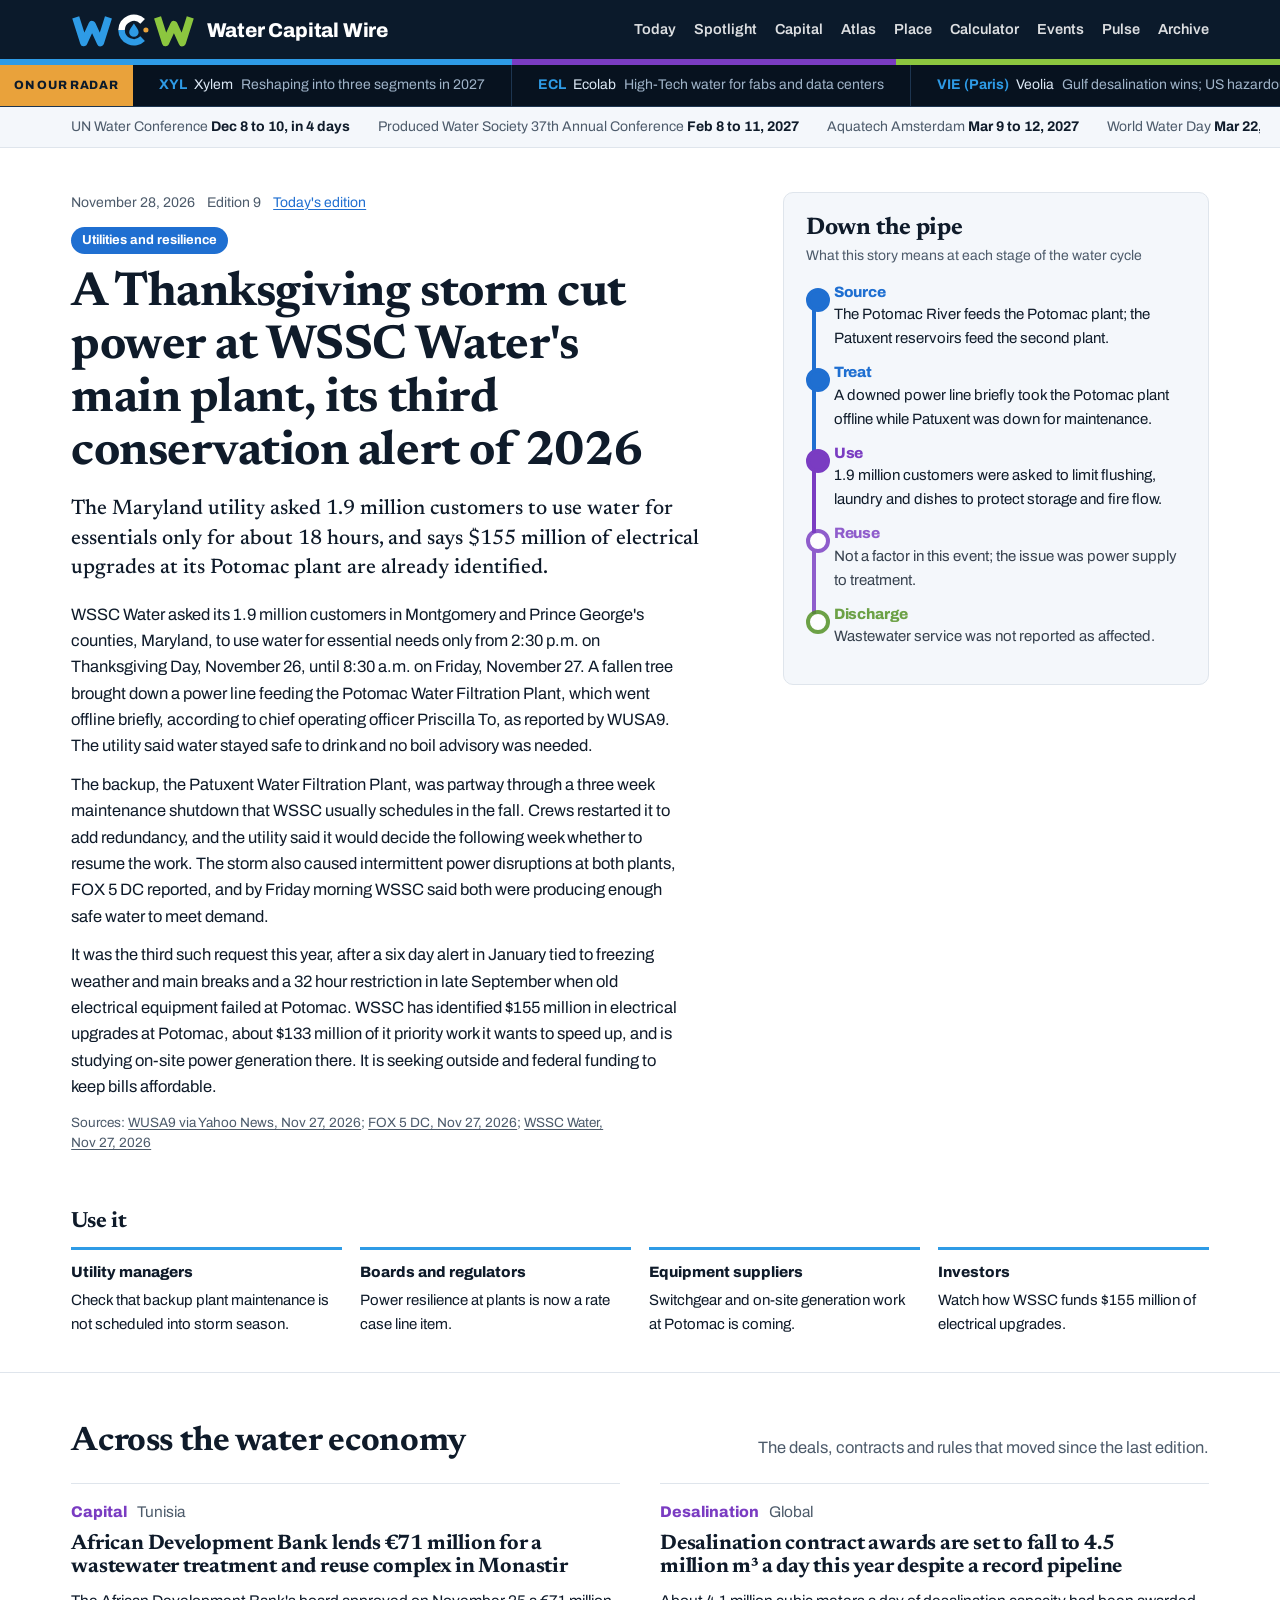
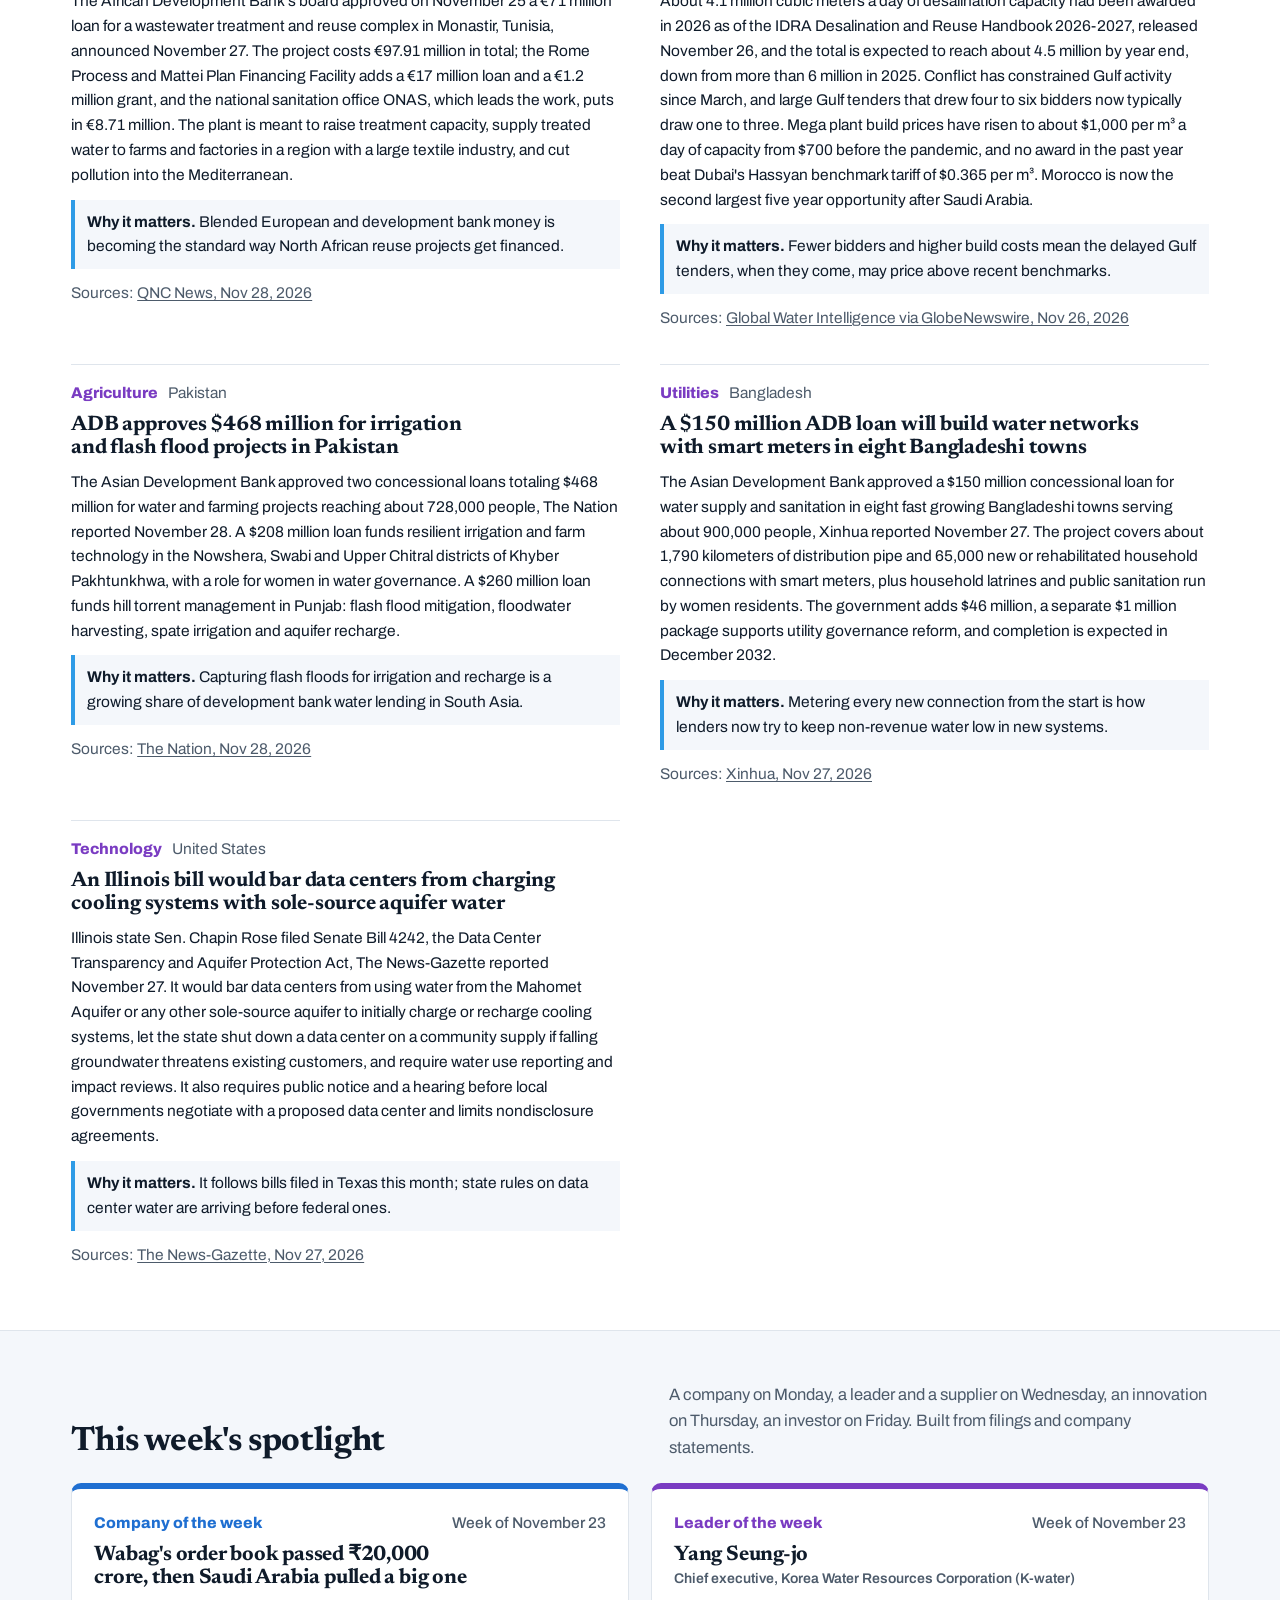
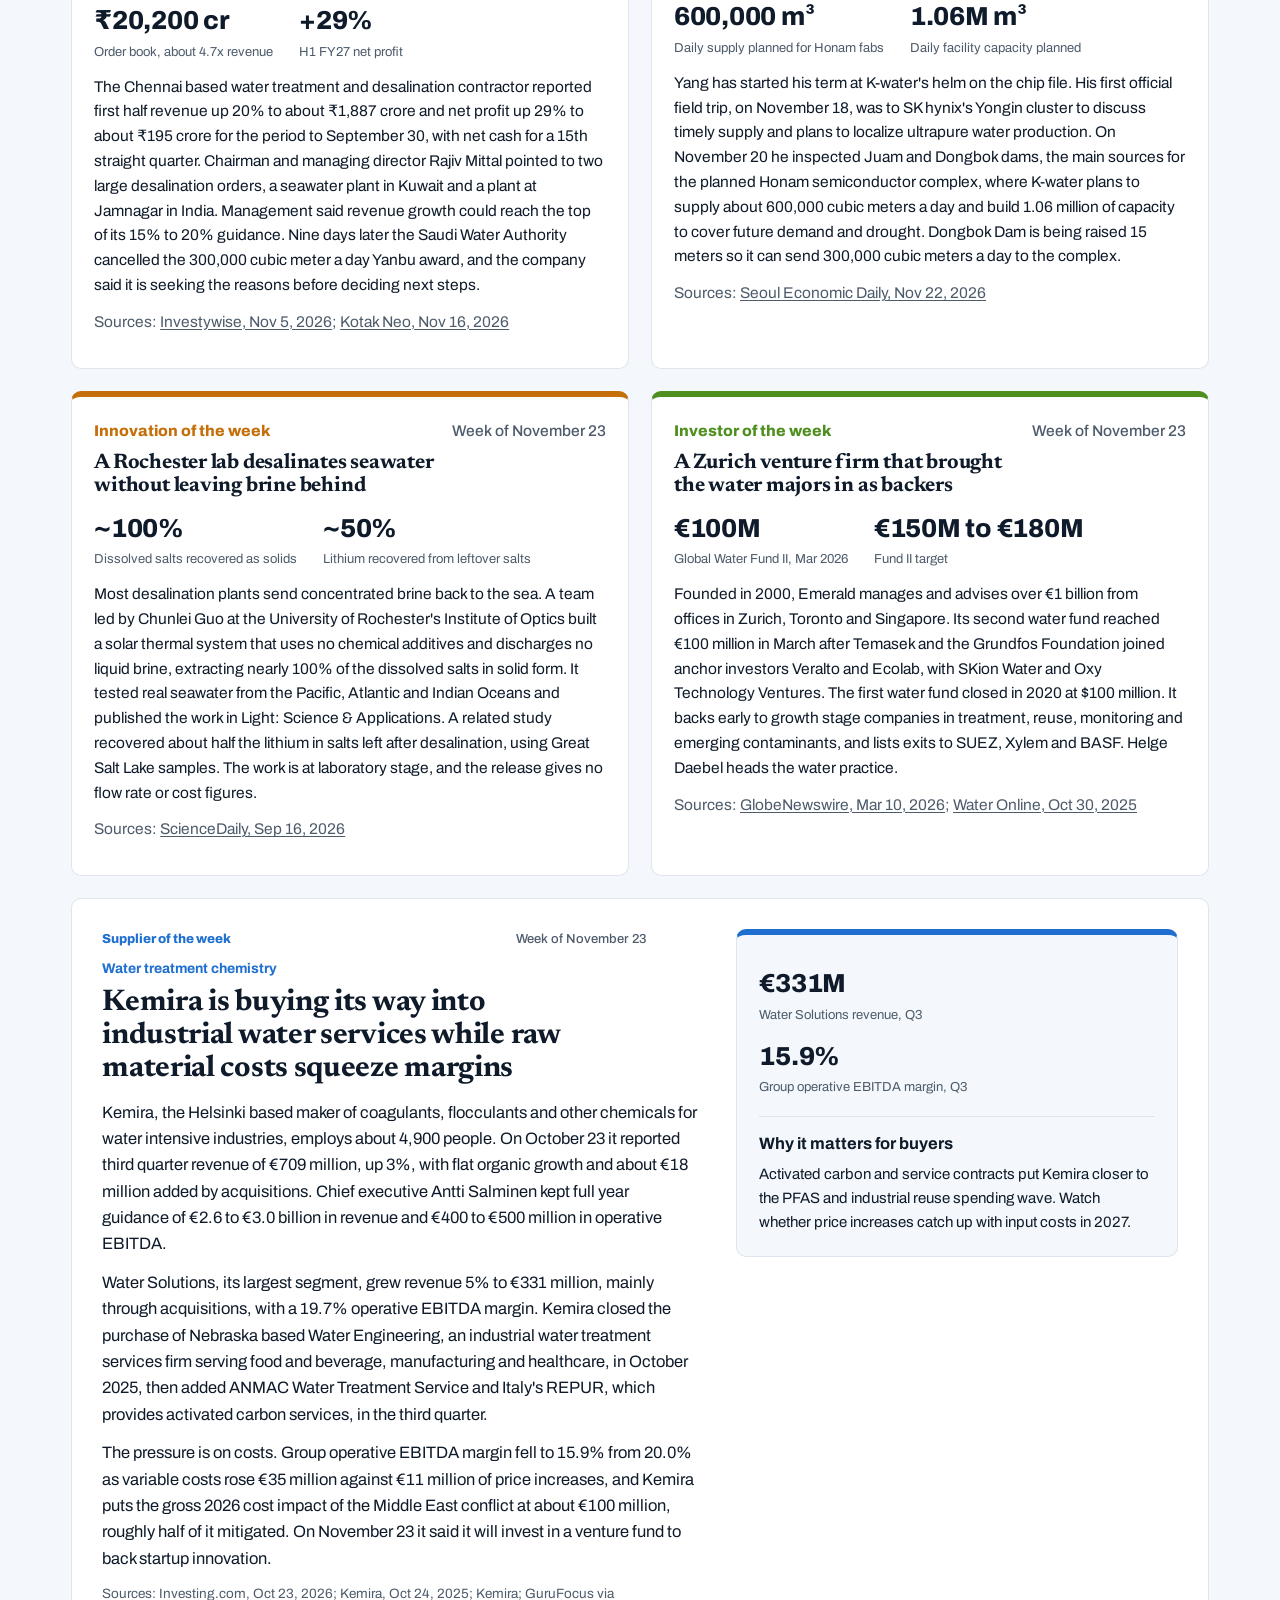
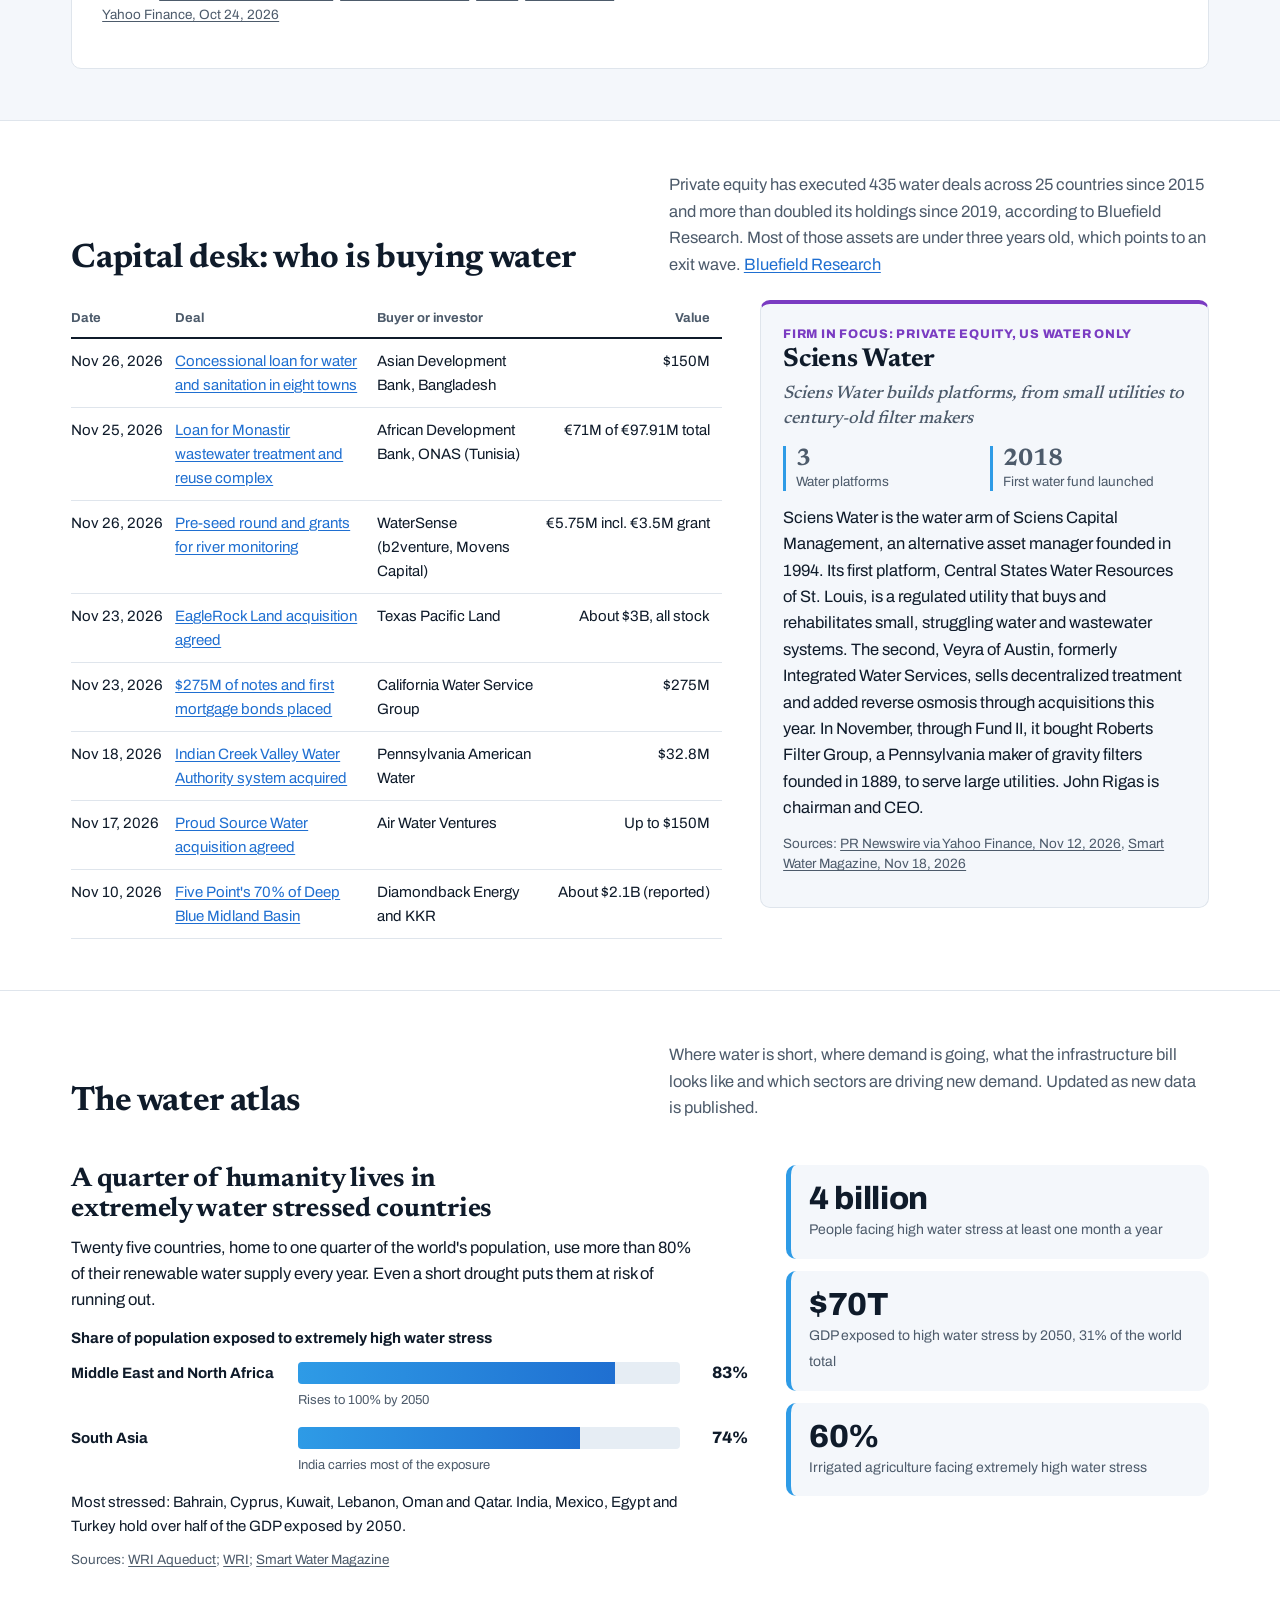
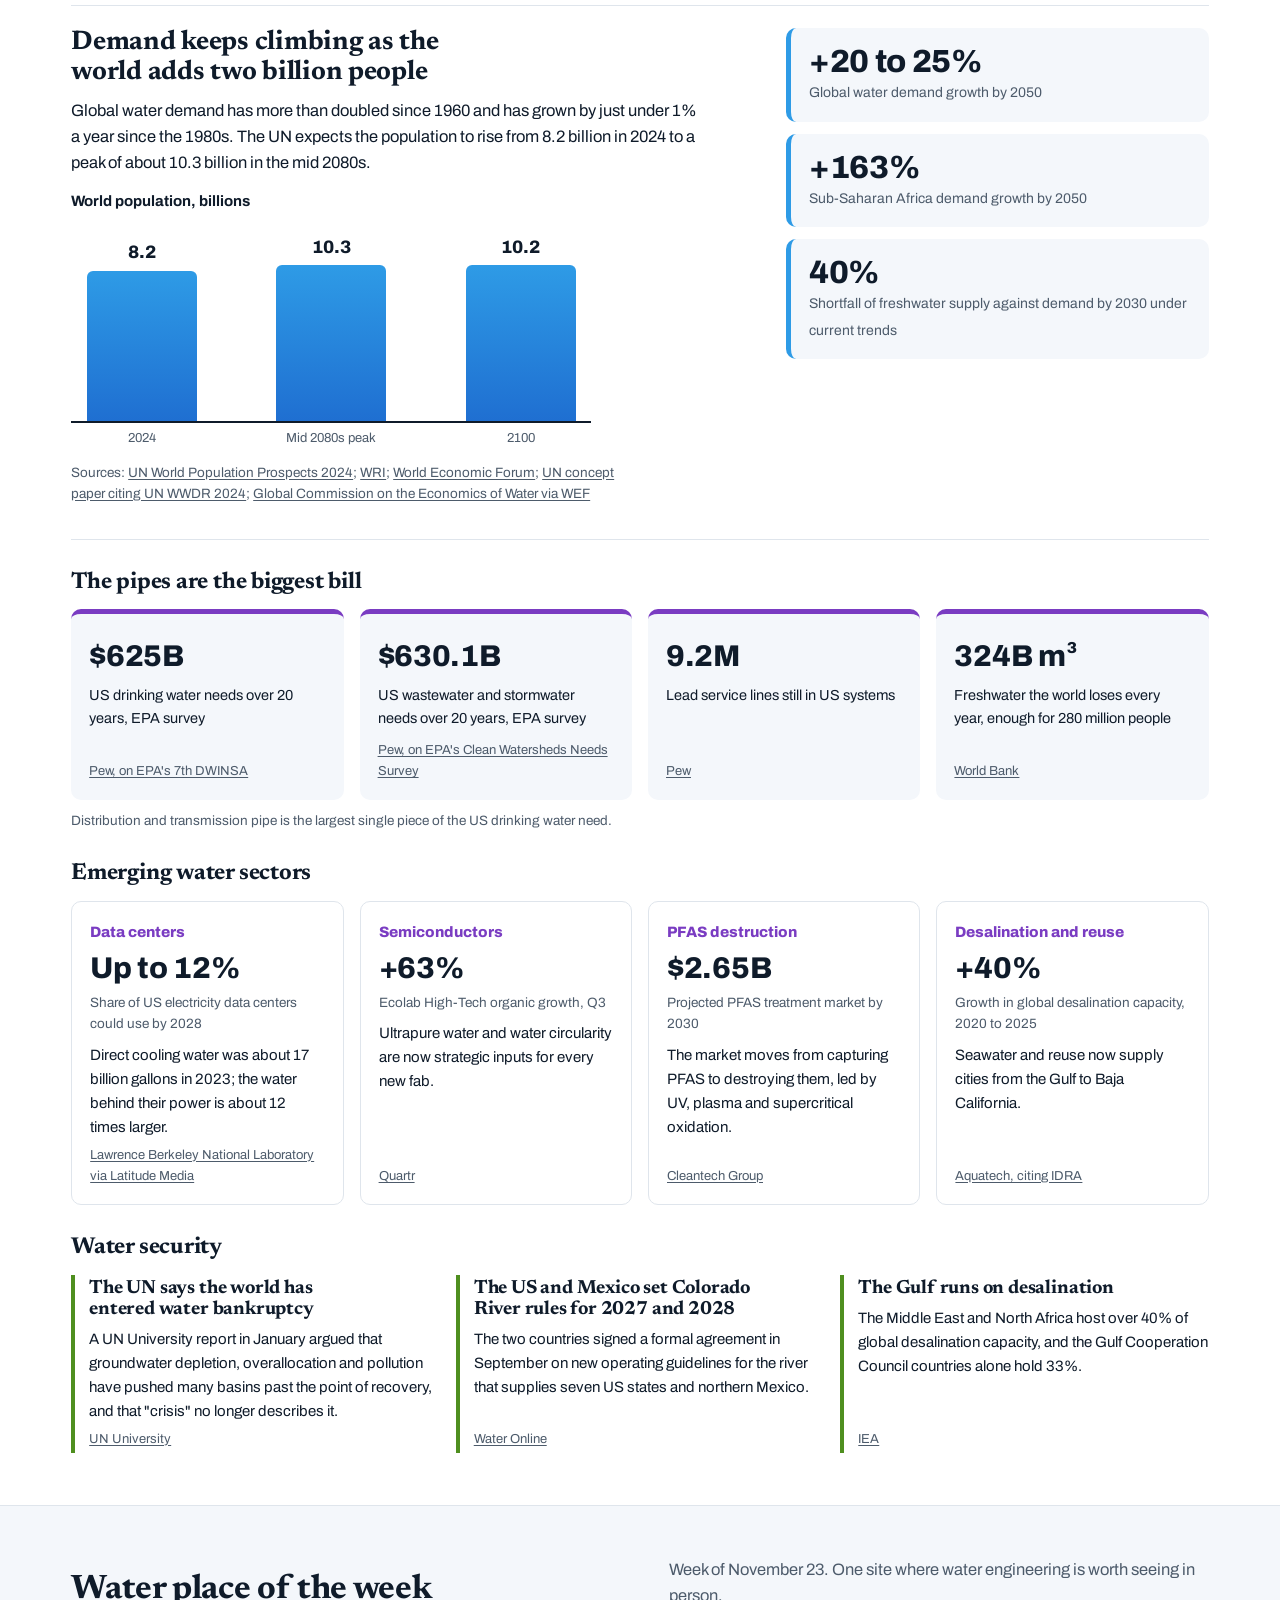
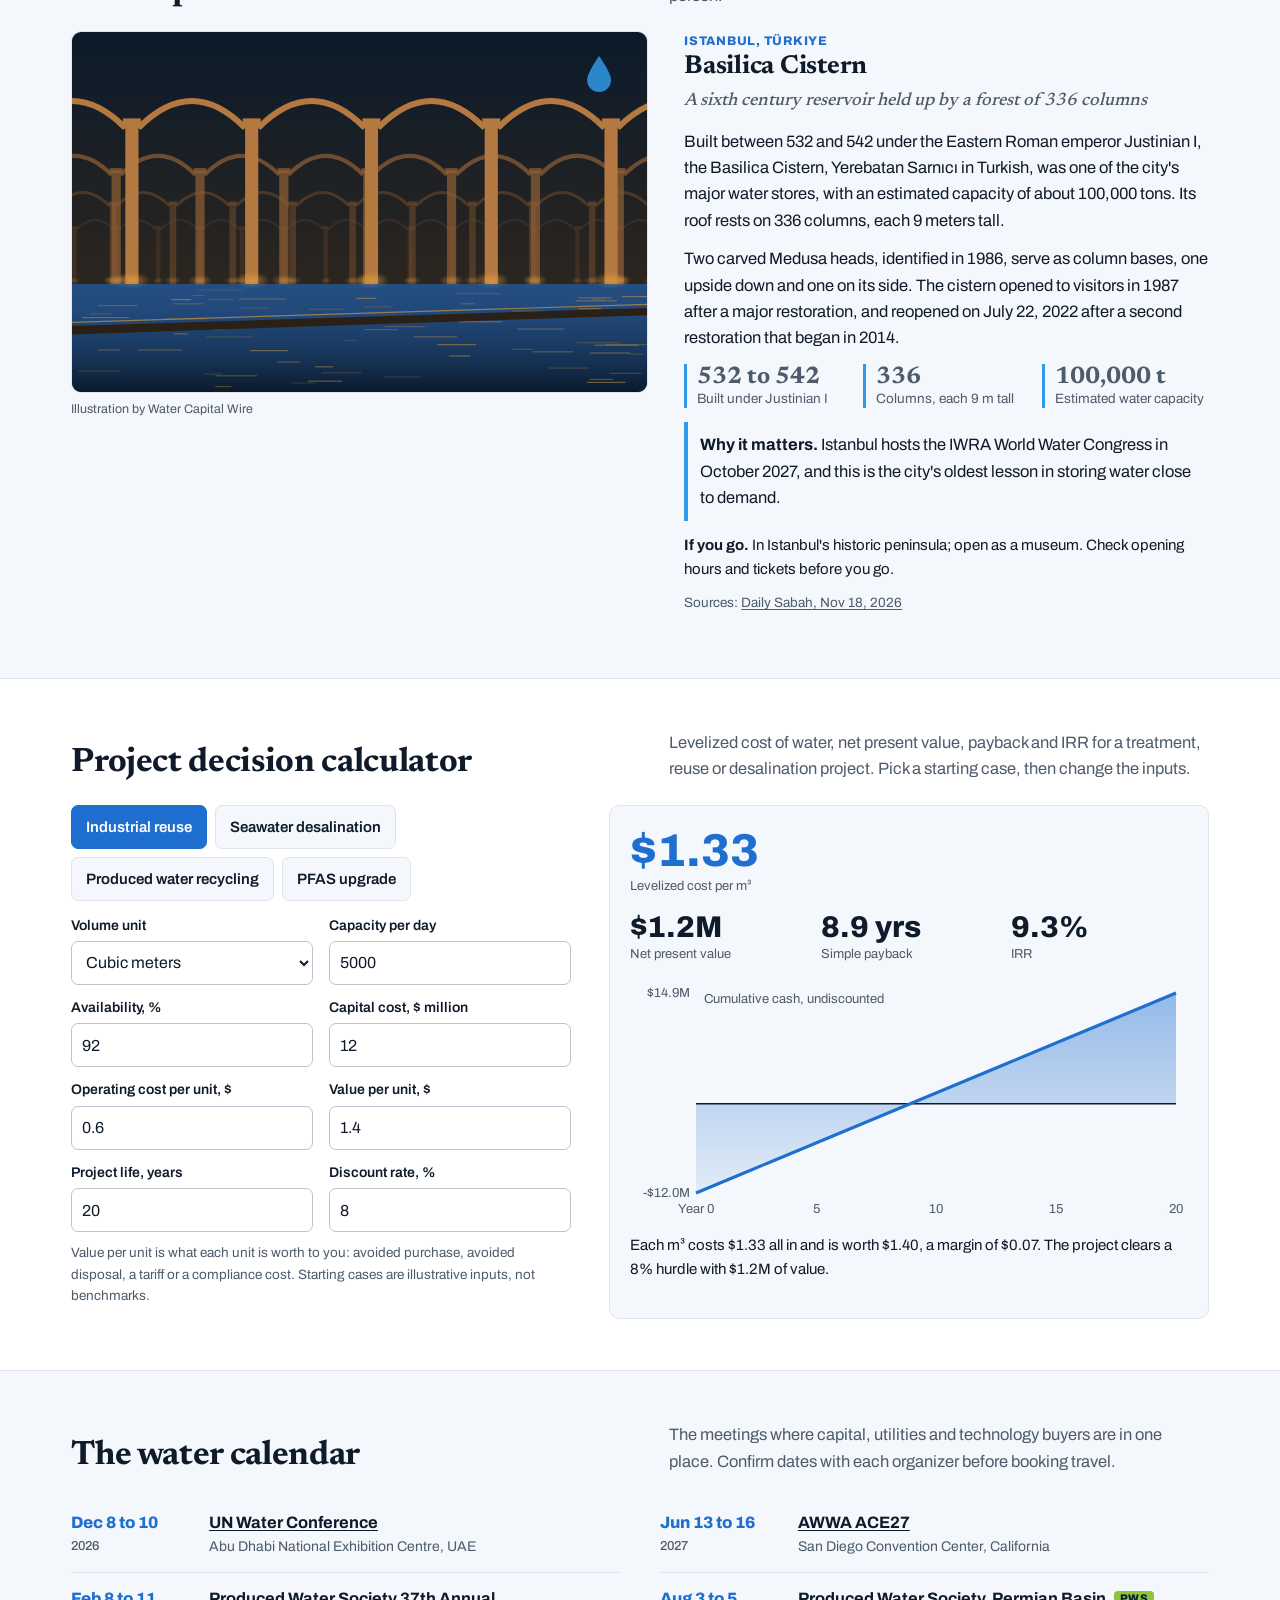
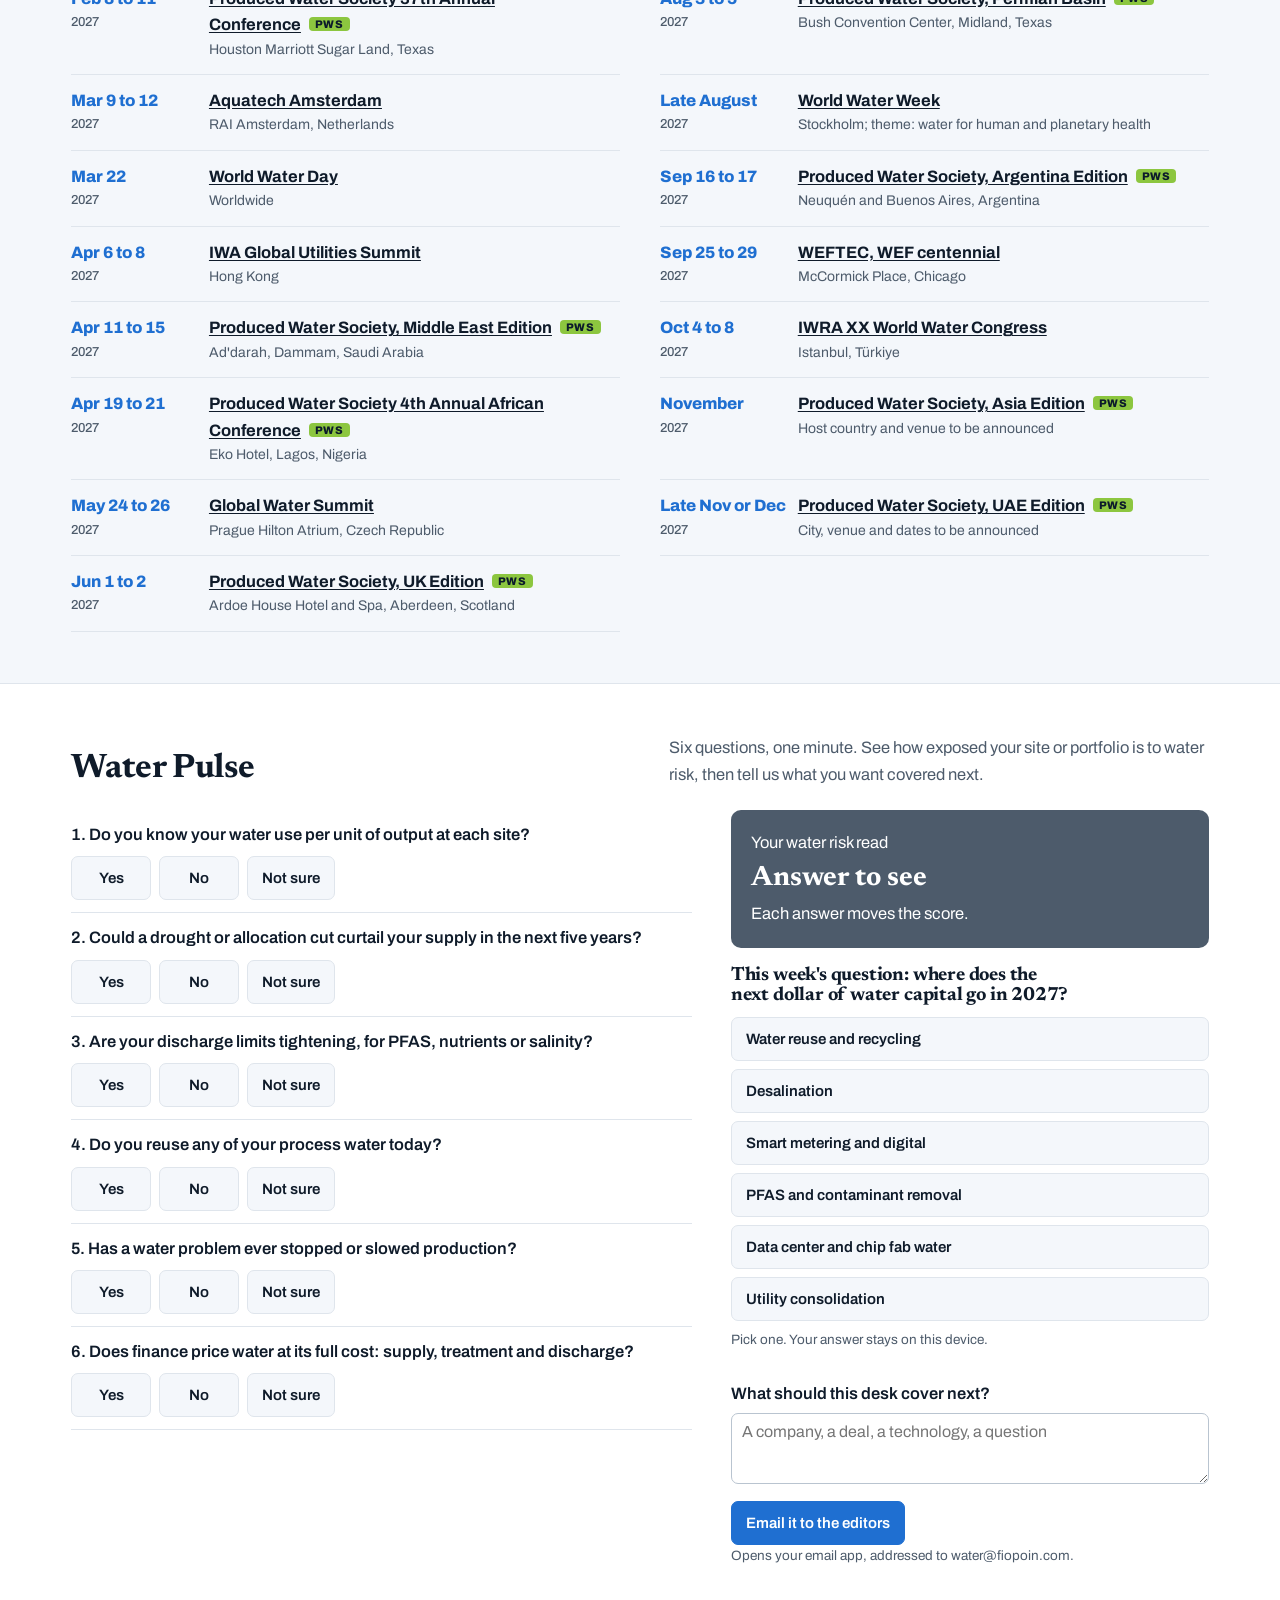
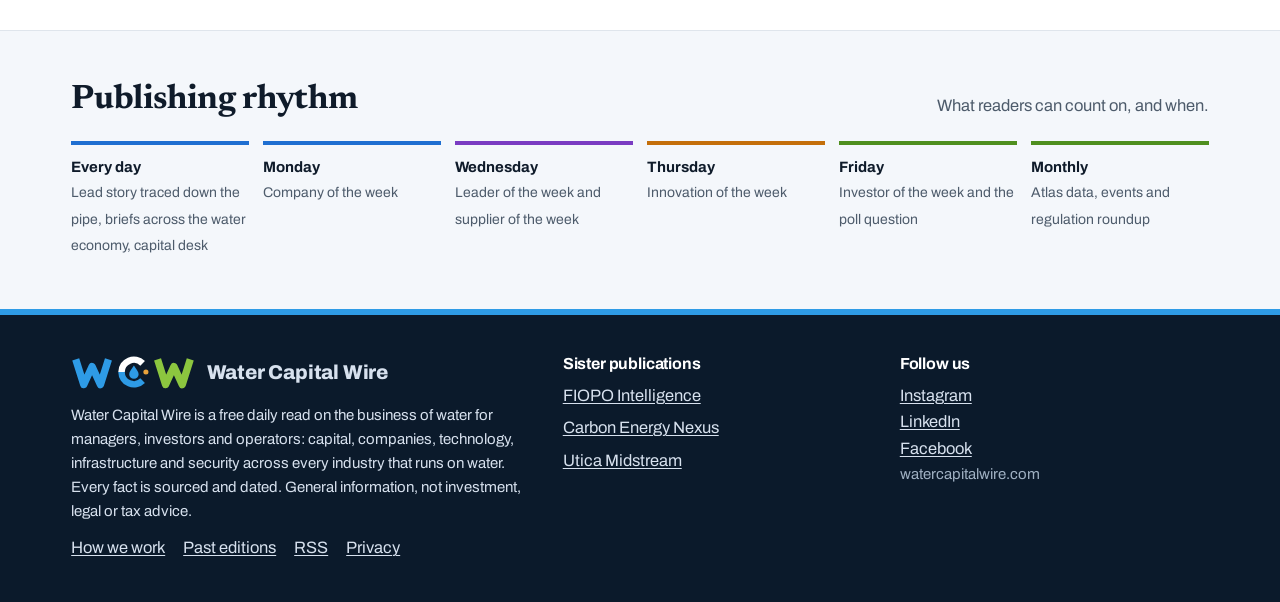
<file: archive/2026-11-28.html>
<!DOCTYPE html>
<html lang="en">
<head>
<meta charset="utf-8">
<meta name="viewport" content="width=device-width, initial-scale=1">
<meta http-equiv="Content-Security-Policy" content="default-src 'self'; script-src 'self'; style-src 'self' 'unsafe-inline'; img-src 'self' data:; font-src 'self'; connect-src 'self'; object-src 'none'; base-uri 'self'; form-action 'self' mailto:; upgrade-insecure-requests">
<meta name="referrer" content="strict-origin-when-cross-origin">
<title>A Thanksgiving storm cut power at WSSC Water&#39;s main plant, its third conservation alert of 2026 | Water Capital Wire</title>
<meta name="description" content="A Thanksgiving storm briefly knocked out power at WSSC Water&#39;s Potomac plant while its backup was down for maintenance, putting 1.9 million Maryland customers on essential use only for the third time in 2026.">
<meta name="robots" content="index, follow, max-image-preview:large">
<link rel="canonical" href="https://watercapitalwire.com/archive/2026-11-28.html">


<meta name="theme-color" content="#0b1a2b">
<meta property="og:type" content="article">
<meta property="og:site_name" content="Water Capital Wire">
<meta property="og:title" content="A Thanksgiving storm cut power at WSSC Water&#39;s main plant, its third conservation alert of 2026">
<meta property="og:description" content="A Thanksgiving storm briefly knocked out power at WSSC Water&#39;s Potomac plant while its backup was down for maintenance, putting 1.9 million Maryland customers on essential use only for the third time in 2026.">
<meta property="og:url" content="https://watercapitalwire.com/archive/2026-11-28.html">
<meta property="og:image" content="https://watercapitalwire.com/social/2026-11-28.png">
<meta property="og:image:width" content="1080"><meta property="og:image:height" content="1350">
<meta property="article:published_time" content="2026-11-28T04:17:00-06:00">
<meta name="twitter:card" content="summary_large_image">
<meta name="twitter:title" content="A Thanksgiving storm cut power at WSSC Water&#39;s main plant, its third conservation alert of 2026">
<meta name="twitter:description" content="A Thanksgiving storm briefly knocked out power at WSSC Water&#39;s Potomac plant while its backup was down for maintenance, putting 1.9 million Maryland customers on essential use only for the third time in 2026.">
<meta name="twitter:image" content="https://watercapitalwire.com/social/2026-11-28.png">
<link rel="icon" type="image/svg+xml" href="../brand/wcw-icon.svg">
<link rel="apple-touch-icon" href="../brand/wcw-icon-180.png">
<link rel="alternate" type="application/rss+xml" title="Water Capital Wire" href="../feed.xml">
<link rel="preload" href="../assets/fonts/newsreader-latin-700-normal.woff2" as="font" type="font/woff2" crossorigin>
<link rel="preload" href="../assets/fonts/archivo-latin-400-normal.woff2" as="font" type="font/woff2" crossorigin>
<link rel="stylesheet" href="../assets/style.css?v=f85b350a">

<script type="application/ld+json">{"@context": "https://schema.org", "@graph": [{"@type": "NewsMediaOrganization", "@id": "https://watercapitalwire.com/#org", "name": "Water Capital Wire", "url": "https://watercapitalwire.com/", "logo": {"@type": "ImageObject", "url": "https://watercapitalwire.com/brand/wcw-icon-512.png", "width": 512, "height": 512}, "description": "A free daily read on the business of water for managers, investors and operators: capital, companies, technology, infrastructure and water security, with every fact sourced and dated.", "sameAs": ["https://www.instagram.com/watercapitalwire/", "https://www.linkedin.com/company/watercapitalwire/", "https://www.facebook.com/1468106023047747"]}, {"@type": "NewsArticle", "@id": "https://watercapitalwire.com/archive/2026-11-28.html#article", "headline": "A Thanksgiving storm cut power at WSSC Water's main plant, its third conservation alert of 2026", "description": "A Thanksgiving storm briefly knocked out power at WSSC Water's Potomac plant while its backup was down for maintenance, putting 1.9 million Maryland customers on essential use only for the third time in 2026.", "url": "https://watercapitalwire.com/archive/2026-11-28.html", "mainEntityOfPage": "https://watercapitalwire.com/archive/2026-11-28.html", "image": ["https://watercapitalwire.com/social/2026-11-28.png"], "datePublished": "2026-11-28T04:17:00-06:00", "dateModified": "2026-11-28T04:17:00-06:00", "inLanguage": "en-US", "isAccessibleForFree": true, "articleSection": ["Utilities and resilience", "Capital", "Desalination", "Agriculture", "Utilities", "Technology"], "author": {"@id": "https://watercapitalwire.com/#org"}, "publisher": {"@id": "https://watercapitalwire.com/#org"}}, {"@type": "Person", "name": "Yang Seung-jo", "jobTitle": "Chief executive, Korea Water Resources Corporation (K-water)"}]}</script>
</head>
<body>
<a class="skip" href="#main">Skip to content</a>
<header class="mast">
 <div class="wrap mast-in">
  <a class="logo" href="../" aria-label="Water Capital Wire home"><img src="../brand/wcw-mark-white.svg" alt="" width="124" height="34"><span>Water Capital Wire</span></a>
  <nav class="nav" aria-label="Main">
   <a href="../#today">Today</a>
   <a href="../#spotlight">Spotlight</a>
   <a href="../#capital">Capital</a>
   <a href="../#atlas">Atlas</a>
   <a href="../#place">Place</a>
   <a href="../#calculator">Calculator</a>
   <a href="../#events">Events</a>
   <a href="../#pulse">Pulse</a>
   <a href="../archive/">Archive</a>
  </nav>
 </div>
 <div class="pipe" aria-hidden="true"></div>
</header>
<div class="ticker" aria-label="Water equities on our radar">
 <span class="tk-label">On our radar</span>
 <div class="tk-view"><div class="tk-track"><ul><li><b>XYL</b> Xylem<span>Reshaping into three segments in 2027</span></li><li><b>ECL</b> Ecolab<span>High-Tech water for fabs and data centers</span></li><li><b>VIE (Paris)</b> Veolia<span>Gulf desalination wins; US hazardous waste push</span></li><li><b>VLTO</b> Veralto<span>Cleanwater1 purchase expected to close in Q4</span></li><li><b>AWK</b> American Water Works<span>Illinois rate order: $74M of $127M asked</span></li><li><b>WTRG</b> Essential Utilities<span>Being acquired by American Water</span></li><li><b>HTO</b> H2O America<span>Texas expansion through Quadvest</span></li><li><b>CWT</b> California Water Service<span>$275M debt placed; Watermark Utilities from Nov 30</span></li><li><b>PNR</b> Pentair<span>Pool and water treatment</span></li><li><b>WTS</b> Watts Water<span>Flow control inside buildings</span></li><li><b>BMI</b> Badger Meter<span>Utility metering and software</span></li><li><b>MWA</b> Mueller Water Products<span>Aging network replacement</span></li><li><b>ERII</b> Energy Recovery<span>Pressure exchangers for reverse osmosis</span></li><li><b>6370 (Tokyo)</b> Kurita Water<span>Ultrapure water; new India joint venture</span></li><li><b>PHO, CGW, FIW</b> Water ETFs<span>Invesco and First Trust water baskets</span></li></ul><ul aria-hidden="true"><li><b>XYL</b> Xylem<span>Reshaping into three segments in 2027</span></li><li><b>ECL</b> Ecolab<span>High-Tech water for fabs and data centers</span></li><li><b>VIE (Paris)</b> Veolia<span>Gulf desalination wins; US hazardous waste push</span></li><li><b>VLTO</b> Veralto<span>Cleanwater1 purchase expected to close in Q4</span></li><li><b>AWK</b> American Water Works<span>Illinois rate order: $74M of $127M asked</span></li><li><b>WTRG</b> Essential Utilities<span>Being acquired by American Water</span></li><li><b>HTO</b> H2O America<span>Texas expansion through Quadvest</span></li><li><b>CWT</b> California Water Service<span>$275M debt placed; Watermark Utilities from Nov 30</span></li><li><b>PNR</b> Pentair<span>Pool and water treatment</span></li><li><b>WTS</b> Watts Water<span>Flow control inside buildings</span></li><li><b>BMI</b> Badger Meter<span>Utility metering and software</span></li><li><b>MWA</b> Mueller Water Products<span>Aging network replacement</span></li><li><b>ERII</b> Energy Recovery<span>Pressure exchangers for reverse osmosis</span></li><li><b>6370 (Tokyo)</b> Kurita Water<span>Ultrapure water; new India joint venture</span></li><li><b>PHO, CGW, FIW</b> Water ETFs<span>Invesco and First Trust water baskets</span></li></ul></div></div>
</div>
<div class="next" aria-label="Coming up">
 <div class="wrap next-in"><div><span>UN Water Conference</span> <strong data-start="2026-12-08">Dec 8 to 10</strong></div><div><span>Produced Water Society 37th Annual Conference</span> <strong>Feb 8 to 11, 2027</strong></div><div><span>Aquatech Amsterdam</span> <strong>Mar 9 to 12, 2027</strong></div><div><span>World Water Day</span> <strong>Mar 22, 2027</strong></div><div><span>IWA Global Utilities Summit</span> <strong>Apr 6 to 8, 2027</strong></div></div>
</div>

<main id="main">
<section id="today" class="wrap lead">
 <article class="story">
  <p class="meta">November 28, 2026<span>Edition 9</span><a href="../">Today's edition</a></p>
  <p class="tag">Utilities and resilience</p>
  <h1>A Thanksgiving storm cut power at WSSC Water&#39;s main plant, its third conservation alert of 2026</h1>
  <p class="dek">The Maryland utility asked 1.9 million customers to use water for essentials only for about 18 hours, and says $155 million of electrical upgrades at its Potomac plant are already identified.</p>
  <p>WSSC Water asked its 1.9 million customers in Montgomery and Prince George&#39;s counties, Maryland, to use water for essential needs only from 2:30 p.m. on Thanksgiving Day, November 26, until 8:30 a.m. on Friday, November 27. A fallen tree brought down a power line feeding the Potomac Water Filtration Plant, which went offline briefly, according to chief operating officer Priscilla To, as reported by WUSA9. The utility said water stayed safe to drink and no boil advisory was needed.</p><p>The backup, the Patuxent Water Filtration Plant, was partway through a three week maintenance shutdown that WSSC usually schedules in the fall. Crews restarted it to add redundancy, and the utility said it would decide the following week whether to resume the work. The storm also caused intermittent power disruptions at both plants, FOX 5 DC reported, and by Friday morning WSSC said both were producing enough safe water to meet demand.</p><p>It was the third such request this year, after a six day alert in January tied to freezing weather and main breaks and a 32 hour restriction in late September when old electrical equipment failed at Potomac. WSSC has identified $155 million in electrical upgrades at Potomac, about $133 million of it priority work it wants to speed up, and is studying on-site power generation there. It is seeking outside and federal funding to keep bills affordable.</p>
  <p class="src">Sources: <a href="https://www.yahoo.com/news/us/articles/wssc-water-defends-system-reliability-191149022.html" rel="noopener">WUSA9 via Yahoo News, Nov 27, 2026</a>; <a href="https://www.fox5dc.com/news/wssc-waters-essential-water-use-only-request-continues-1-9-million-maryland-customers" rel="noopener">FOX 5 DC, Nov 27, 2026</a>; <a href="https://www.wsscwater.com/news/2026/november/final-update-830-am-friday-november-27-2026-essential-water-use-only-request" rel="noopener">WSSC Water, Nov 27, 2026</a></p>
 </article>
 <aside class="cycle" aria-label="Down the pipe">
  <h2>Down the pipe</h2>
  <p class="cyc-sub">What this story means at each stage of the water cycle</p>
  
  <div class="stop c-blue on"><h3>Source</h3><p>The Potomac River feeds the Potomac plant; the Patuxent reservoirs feed the second plant.</p></div>
  
  <div class="stop c-blue on"><h3>Treat</h3><p>A downed power line briefly took the Potomac plant offline while Patuxent was down for maintenance.</p></div>
  
  <div class="stop c-purple on"><h3>Use</h3><p>1.9 million customers were asked to limit flushing, laundry and dishes to protect storage and fire flow.</p></div>
  
  <div class="stop c-purple"><h3>Reuse</h3><p>Not a factor in this event; the issue was power supply to treatment.</p></div>
  
  <div class="stop c-green"><h3>Discharge</h3><p>Wastewater service was not reported as affected.</p></div>
  
 </aside>
</section>
<section class="wrap useit" aria-label="Use it">
 <h2>Use it</h2>
 <dl><div><dt>Utility managers</dt><dd>Check that backup plant maintenance is not scheduled into storm season.</dd></div><div><dt>Boards and regulators</dt><dd>Power resilience at plants is now a rate case line item.</dd></div><div><dt>Equipment suppliers</dt><dd>Switchgear and on-site generation work at Potomac is coming.</dd></div><div><dt>Investors</dt><dd>Watch how WSSC funds $155 million of electrical upgrades.</dd></div></dl>
</section>

<section class="band" id="briefs">
 <div class="wrap">
  <div class="head"><h2>Across the water economy</h2><p>The deals, contracts and rules that moved since the last edition.</p></div>
  <div class="briefs">
  
  <article class="brief" id="money">
   <p class="bt"><span class="sec">Capital</span><span>Tunisia</span></p>
   <h3>African Development Bank lends €71 million for a wastewater treatment and reuse complex in Monastir</h3>
   <p>The African Development Bank&#39;s board approved on November 25 a €71 million loan for a wastewater treatment and reuse complex in Monastir, Tunisia, announced November 27. The project costs €97.91 million in total; the Rome Process and Mattei Plan Financing Facility adds a €17 million loan and a €1.2 million grant, and the national sanitation office ONAS, which leads the work, puts in €8.71 million. The plant is meant to raise treatment capacity, supply treated water to farms and factories in a region with a large textile industry, and cut pollution into the Mediterranean.</p>
   <p class="why"><b>Why it matters.</b> Blended European and development bank money is becoming the standard way North African reuse projects get financed.</p>
   <p class="src">Sources: <a href="https://qncnews.com/2026/11/28/african-development-bank-commits-71-million-euros-to-wastewater-treatment-and-reuse-project-in-monastir/" rel="noopener">QNC News, Nov 28, 2026</a></p>
  </article>
  
  <article class="brief" id="world">
   <p class="bt"><span class="sec">Desalination</span><span>Global</span></p>
   <h3>Desalination contract awards are set to fall to 4.5 million m³ a day this year despite a record pipeline</h3>
   <p>About 4.1 million cubic meters a day of desalination capacity had been awarded in 2026 as of the IDRA Desalination and Reuse Handbook 2026-2027, released November 26, and the total is expected to reach about 4.5 million by year end, down from more than 6 million in 2025. Conflict has constrained Gulf activity since March, and large Gulf tenders that drew four to six bidders now typically draw one to three. Mega plant build prices have risen to about $1,000 per m³ a day of capacity from $700 before the pandemic, and no award in the past year beat Dubai&#39;s Hassyan benchmark tariff of $0.365 per m³. Morocco is now the second largest five year opportunity after Saudi Arabia.</p>
   <p class="why"><b>Why it matters.</b> Fewer bidders and higher build costs mean the delayed Gulf tenders, when they come, may price above recent benchmarks.</p>
   <p class="src">Sources: <a href="https://www.financialcontent.com/article/gnwcq-2026-11-26-desalination-contract-awards-expected-to-fall-to-45-million-md-despite-record-pipeline-finds-idra-handbook-2026-2027" rel="noopener">Global Water Intelligence via GlobeNewswire, Nov 26, 2026</a></p>
  </article>
  
  <article class="brief" id="pakistan">
   <p class="bt"><span class="sec">Agriculture</span><span>Pakistan</span></p>
   <h3>ADB approves $468 million for irrigation and flash flood projects in Pakistan</h3>
   <p>The Asian Development Bank approved two concessional loans totaling $468 million for water and farming projects reaching about 728,000 people, The Nation reported November 28. A $208 million loan funds resilient irrigation and farm technology in the Nowshera, Swabi and Upper Chitral districts of Khyber Pakhtunkhwa, with a role for women in water governance. A $260 million loan funds hill torrent management in Punjab: flash flood mitigation, floodwater harvesting, spate irrigation and aquifer recharge.</p>
   <p class="why"><b>Why it matters.</b> Capturing flash floods for irrigation and recharge is a growing share of development bank water lending in South Asia.</p>
   <p class="src">Sources: <a href="https://www.nation.com.pk/28-Nov-2026/adb-approves-dollar-468m-loans-water-agri-projects-kp-punjab" rel="noopener">The Nation, Nov 28, 2026</a></p>
  </article>
  
  <article class="brief" id="bangladesh">
   <p class="bt"><span class="sec">Utilities</span><span>Bangladesh</span></p>
   <h3>A $150 million ADB loan will build water networks with smart meters in eight Bangladeshi towns</h3>
   <p>The Asian Development Bank approved a $150 million concessional loan for water supply and sanitation in eight fast growing Bangladeshi towns serving about 900,000 people, Xinhua reported November 27. The project covers about 1,790 kilometers of distribution pipe and 65,000 new or rehabilitated household connections with smart meters, plus household latrines and public sanitation run by women residents. The government adds $46 million, a separate $1 million package supports utility governance reform, and completion is expected in December 2032.</p>
   <p class="why"><b>Why it matters.</b> Metering every new connection from the start is how lenders now try to keep non-revenue water low in new systems.</p>
   <p class="src">Sources: <a href="https://english.news.cn/asiapacific/20261127/3f68efb0b5664dae88ec09816d1bd4df/c.html" rel="noopener">Xinhua, Nov 27, 2026</a></p>
  </article>
  
  <article class="brief" id="illinois">
   <p class="bt"><span class="sec">Technology</span><span>United States</span></p>
   <h3>An Illinois bill would bar data centers from charging cooling systems with sole-source aquifer water</h3>
   <p>Illinois state Sen. Chapin Rose filed Senate Bill 4242, the Data Center Transparency and Aquifer Protection Act, The News-Gazette reported November 27. It would bar data centers from using water from the Mahomet Aquifer or any other sole-source aquifer to initially charge or recharge cooling systems, let the state shut down a data center on a community supply if falling groundwater threatens existing customers, and require water use reporting and impact reviews. It also requires public notice and a hearing before local governments negotiate with a proposed data center and limits nondisclosure agreements.</p>
   <p class="why"><b>Why it matters.</b> It follows bills filed in Texas this month; state rules on data center water are arriving before federal ones.</p>
   <p class="src">Sources: <a href="https://www.news-gazette.com/news/local/politics/rose-files-bill-targeting-data-center-water-use-transparency/article_6bbf3f11-3911-4ace-926e-4dae2e57fdb6.html" rel="noopener">The News-Gazette, Nov 27, 2026</a></p>
  </article>
  
  </div>
 </div>
</section>


<section id="spotlight" class="band tint">
 <div class="wrap">
  <div class="head"><h2>This week's spotlight</h2><p>A company on Monday, a leader and a supplier on Wednesday, an innovation on Thursday, an investor on Friday. Built from filings and company statements.</p></div>
  <div class="grid2">
  
  
  <article class="card c-blue" id="company">
   <p class="k">Company of the week<span>Week of November 23</span></p>
   <h3>Wabag&#39;s order book passed ₹20,000 crore, then Saudi Arabia pulled a big one</h3>
   <div class="figs"><div><strong>₹20,200 cr</strong>Order book, about 4.7x revenue</div><div><strong>+29%</strong>H1 FY27 net profit</div></div>
   <p>The Chennai based water treatment and desalination contractor reported first half revenue up 20% to about ₹1,887 crore and net profit up 29% to about ₹195 crore for the period to September 30, with net cash for a 15th straight quarter. Chairman and managing director Rajiv Mittal pointed to two large desalination orders, a seawater plant in Kuwait and a plant at Jamnagar in India. Management said revenue growth could reach the top of its 15% to 20% guidance. Nine days later the Saudi Water Authority cancelled the 300,000 cubic meter a day Yanbu award, and the company said it is seeking the reasons before deciding next steps.</p>
   <p class="src">Sources: <a href="https://www.investywise.com/va-tech-wabag-limited-financial-results-for-q2-fy27" rel="noopener">Investywise, Nov 5, 2026</a>; <a href="https://www.kotakneo.com/news/stocks/va-tech-wabag-saudi-order-update/" rel="noopener">Kotak Neo, Nov 16, 2026</a></p>
  </article>
  
  
  <article class="card c-purple" id="leader">
   <p class="k">Leader of the week<span>Week of November 23</span></p>
   <h3>Yang Seung-jo<small>Chief executive, Korea Water Resources Corporation (K-water)</small></h3>
   <div class="figs"><div><strong>600,000 m³</strong>Daily supply planned for Honam fabs</div><div><strong>1.06M m³</strong>Daily facility capacity planned</div></div>
   <p>Yang has started his term at K-water&#39;s helm on the chip file. His first official field trip, on November 18, was to SK hynix&#39;s Yongin cluster to discuss timely supply and plans to localize ultrapure water production. On November 20 he inspected Juam and Dongbok dams, the main sources for the planned Honam semiconductor complex, where K-water plans to supply about 600,000 cubic meters a day and build 1.06 million of capacity to cover future demand and drought. Dongbok Dam is being raised 15 meters so it can send 300,000 cubic meters a day to the complex.</p>
   <p class="src">Sources: <a href="https://en.sedaily.com/economy/2026/11/22/k-water-ceo-inspects-water-supply-for-honam-chip-cluster" rel="noopener">Seoul Economic Daily, Nov 22, 2026</a></p>
  </article>
  
  
  <article class="card c-orange" id="innovation">
   <p class="k">Innovation of the week<span>Week of November 23</span></p>
   <h3>A Rochester lab desalinates seawater without leaving brine behind</h3>
   <div class="figs"><div><strong>~100%</strong>Dissolved salts recovered as solids</div><div><strong>~50%</strong>Lithium recovered from leftover salts</div></div>
   <p>Most desalination plants send concentrated brine back to the sea. A team led by Chunlei Guo at the University of Rochester&#39;s Institute of Optics built a solar thermal system that uses no chemical additives and discharges no liquid brine, extracting nearly 100% of the dissolved salts in solid form. It tested real seawater from the Pacific, Atlantic and Indian Oceans and published the work in Light: Science &amp; Applications. A related study recovered about half the lithium in salts left after desalination, using Great Salt Lake samples. The work is at laboratory stage, and the release gives no flow rate or cost figures.</p>
   <p class="src">Sources: <a href="https://www.sciencedaily.com/releases/2026/09/260915100137.htm" rel="noopener">ScienceDaily, Sep 16, 2026</a></p>
  </article>
  
  
  <article class="card c-green" id="investor">
   <p class="k">Investor of the week<span>Week of November 23</span></p>
   <h3>A Zurich venture firm that brought the water majors in as backers</h3>
   <div class="figs"><div><strong>€100M</strong>Global Water Fund II, Mar 2026</div><div><strong>€150M to €180M</strong>Fund II target</div></div>
   <p>Founded in 2000, Emerald manages and advises over €1 billion from offices in Zurich, Toronto and Singapore. Its second water fund reached €100 million in March after Temasek and the Grundfos Foundation joined anchor investors Veralto and Ecolab, with SKion Water and Oxy Technology Ventures. The first water fund closed in 2020 at $100 million. It backs early to growth stage companies in treatment, reuse, monitoring and emerging contaminants, and lists exits to SUEZ, Xylem and BASF. Helge Daebel heads the water practice.</p>
   <p class="src">Sources: <a href="https://www.globenewswire.com/news-release/2026/03/10/3252555/0/en/Emerald-Global-Water-Fund-II-reaches-100-Million.html" rel="noopener">GlobeNewswire, Mar 10, 2026</a>; <a href="https://www.wateronline.com/doc/emerald-announces-m-first-close-of-global-water-fund-ii-0001" rel="noopener">Water Online, Oct 30, 2025</a></p>
  </article>
  
  </div>
  
  <div class="sup" id="supplier">
   <article>
    <p class="k c-blue">Supplier of the week<span>Week of November 23</span></p>
    <p class="supk">Water treatment chemistry</p>
    <h3>Kemira is buying its way into industrial water services while raw material costs squeeze margins</h3>
    <p>Kemira, the Helsinki based maker of coagulants, flocculants and other chemicals for water intensive industries, employs about 4,900 people. On October 23 it reported third quarter revenue of €709 million, up 3%, with flat organic growth and about €18 million added by acquisitions. Chief executive Antti Salminen kept full year guidance of €2.6 to €3.0 billion in revenue and €400 to €500 million in operative EBITDA.</p><p>Water Solutions, its largest segment, grew revenue 5% to €331 million, mainly through acquisitions, with a 19.7% operative EBITDA margin. Kemira closed the purchase of Nebraska based Water Engineering, an industrial water treatment services firm serving food and beverage, manufacturing and healthcare, in October 2025, then added ANMAC Water Treatment Service and Italy&#39;s REPUR, which provides activated carbon services, in the third quarter.</p><p>The pressure is on costs. Group operative EBITDA margin fell to 15.9% from 20.0% as variable costs rose €35 million against €11 million of price increases, and Kemira puts the gross 2026 cost impact of the Middle East conflict at about €100 million, roughly half of it mitigated. On November 23 it said it will invest in a venture fund to back startup innovation.</p>
    <p class="src">Sources: <a href="https://www.investing.com/news/company-news/kemira-q3-2026-slides-revenue-rises-but-margins-hit-by-cost-inflation-93CH-4968255" rel="noopener">Investing.com, Oct 23, 2026</a>; <a href="https://www.kemira.com/news-and-stories/newsroom/releases/kemira-completes-the-acquisition-of-water-engineering-inc/" rel="noopener">Kemira, Oct 24, 2025</a>; <a href="https://www.kemira.com/" rel="noopener">Kemira</a>; <a href="https://finance.yahoo.com/markets/stocks/articles/kemira-oyj-koyjf-q3-2026-230203820.html" rel="noopener">GuruFocus via Yahoo Finance, Oct 24, 2026</a></p>
   </article>
   <div class="supfig">
    <div class="figs"><div><strong>€331M</strong>Water Solutions revenue, Q3</div><div><strong>15.9%</strong>Group operative EBITDA margin, Q3</div></div>
    
    <div class="why2"><b>Why it matters for buyers</b><p>Activated carbon and service contracts put Kemira closer to the PFAS and industrial reuse spending wave. Watch whether price increases catch up with input costs in 2027.</p></div>
   </div>
  </div>
 </div>
</section>

<section id="capital" class="band">
 <div class="wrap">
  <div class="head"><h2>Capital desk: who is buying water</h2><p>Private equity has executed 435 water deals across 25 countries since 2015 and more than doubled its holdings since 2019, according to Bluefield Research. Most of those assets are under three years old, which points to an exit wave. <a href="https://www.bluefieldresearch.com/?p=39315" rel="noopener">Bluefield Research</a></p></div>
  <div class="two">
   <div class="scroll"><table class="stack">
    <thead><tr><th scope="col">Date</th><th scope="col">Deal</th><th scope="col">Buyer or investor</th><th scope="col" class="r">Value</th></tr></thead>
    <tbody><tr><td class="nowrap" data-l="Date">Nov 26, 2026</td><td data-l="Deal"><a href="https://english.news.cn/asiapacific/20261127/3f68efb0b5664dae88ec09816d1bd4df/c.html" rel="noopener">Concessional loan for water and sanitation in eight towns</a></td><td data-l="Buyer">Asian Development Bank, Bangladesh</td><td class="r nowrap" data-l="Value">$150M</td></tr><tr><td class="nowrap" data-l="Date">Nov 25, 2026</td><td data-l="Deal"><a href="https://qncnews.com/2026/11/28/african-development-bank-commits-71-million-euros-to-wastewater-treatment-and-reuse-project-in-monastir/" rel="noopener">Loan for Monastir wastewater treatment and reuse complex</a></td><td data-l="Buyer">African Development Bank, ONAS (Tunisia)</td><td class="r nowrap" data-l="Value">€71M of €97.91M total</td></tr><tr><td class="nowrap" data-l="Date">Nov 26, 2026</td><td data-l="Deal"><a href="https://www.unite.ai/watersense-raises-5-75m-in-pre-seed-and-grants-for-ai-water-monitoring/" rel="noopener">Pre-seed round and grants for river monitoring</a></td><td data-l="Buyer">WaterSense (b2venture, Movens Capital)</td><td class="r nowrap" data-l="Value">€5.75M incl. €3.5M grant</td></tr><tr><td class="nowrap" data-l="Date">Nov 23, 2026</td><td data-l="Deal"><a href="https://www.worldoil.com/news/2026/11/23/texas-pacific-land-agrees-3-billion-eaglerock-deal-to-scale-permian-water-platform/" rel="noopener">EagleRock Land acquisition agreed</a></td><td data-l="Buyer">Texas Pacific Land</td><td class="r nowrap" data-l="Value">About $3B, all stock</td></tr><tr><td class="nowrap" data-l="Date">Nov 23, 2026</td><td data-l="Deal"><a href="https://www.globenewswire.com/news-release/2026/11/23/3408895/0/en/california-water-service-group-finalizes-sale-of-125-million-of-senior-unsecured-notes-and-california-water-service-company-finalizes-sale-of-150-million-of-first-mortgage-bonds.html" rel="noopener">$275M of notes and first mortgage bonds placed</a></td><td data-l="Buyer">California Water Service Group</td><td class="r nowrap" data-l="Value">$275M</td></tr><tr><td class="nowrap" data-l="Date">Nov 18, 2026</td><td data-l="Deal"><a href="https://finviz.com/news/424949/pennsylvania-american-water-completes-acquisition-of-the-indian-creek-valley-water-authority-water-system" rel="noopener">Indian Creek Valley Water Authority system acquired</a></td><td data-l="Buyer">Pennsylvania American Water</td><td class="r nowrap" data-l="Value">$32.8M</td></tr><tr><td class="nowrap" data-l="Date">Nov 17, 2026</td><td data-l="Deal"><a href="https://www.foodbev.com/news/air-water-ventures-to-acquire-proud-source-water-in-150m-deal" rel="noopener">Proud Source Water acquisition agreed</a></td><td data-l="Buyer">Air Water Ventures</td><td class="r nowrap" data-l="Value">Up to $150M</td></tr><tr><td class="nowrap" data-l="Date">Nov 10, 2026</td><td data-l="Deal"><a href="https://www.ogj.com/general-interest/companies/news/55417839/diamondback-kkr-to-jointly-own-entirety-of-midland-basin-water-network-deep-blue" rel="noopener">Five Point&#39;s 70% of Deep Blue Midland Basin</a></td><td data-l="Buyer">Diamondback Energy and KKR</td><td class="r nowrap" data-l="Value">About $2.1B (reported)</td></tr></tbody>
   </table></div>
   <aside class="firmspot">
    <p class="kick">Firm in focus: Private equity, US water only</p>
    <h3>Sciens Water</h3>
    <p class="sub">Sciens Water builds platforms, from small utilities to century-old filter makers</p>
    <div class="figs"><div><b>3</b><span>Water platforms</span></div><div><b>2018</b><span>First water fund launched</span></div></div>
    <p>Sciens Water is the water arm of Sciens Capital Management, an alternative asset manager founded in 1994. Its first platform, Central States Water Resources of St. Louis, is a regulated utility that buys and rehabilitates small, struggling water and wastewater systems. The second, Veyra of Austin, formerly Integrated Water Services, sells decentralized treatment and added reverse osmosis through acquisitions this year. In November, through Fund II, it bought Roberts Filter Group, a Pennsylvania maker of gravity filters founded in 1889, to serve large utilities. John Rigas is chairman and CEO.</p>
    <p class="src">Sources: <a href="https://finance.yahoo.com/energy/articles/sciens-water-acquires-roberts-filter-220000737.html" rel="noopener">PR Newswire via Yahoo Finance, Nov 12, 2026</a>, <a href="https://smartwatermagazine.com/news/smart-water-magazine/sciens-water-acquires-roberts-filter-group-to-serve-large-utilities-worldwide" rel="noopener">Smart Water Magazine, Nov 18, 2026</a></p>
   </aside>
  </div>
 </div>
</section>


<section id="atlas" class="band atlas">
 <div class="wrap">
  <div class="head"><h2>The water atlas</h2><p>Where water is short, where demand is going, what the infrastructure bill looks like and which sectors are driving new demand. Updated as new data is published.</p></div>

  <div class="at-row">
   <div>
    <h3>A quarter of humanity lives in extremely water stressed countries</h3>
    <p>Twenty five countries, home to one quarter of the world&#39;s population, use more than 80% of their renewable water supply every year. Even a short drought puts them at risk of running out.</p>
    <p class="sl">Share of population exposed to extremely high water stress</p>
    <div class="bars"><div class="bar"><span class="bl">Middle East and North Africa</span><span class="bt2"><i style="width:83%"></i></span><span class="bv">83%</span><span class="bn">Rises to 100% by 2050</span></div><div class="bar"><span class="bl">South Asia</span><span class="bt2"><i style="width:74%"></i></span><span class="bv">74%</span><span class="bn">India carries most of the exposure</span></div></div>
    <p class="hot">Most stressed: Bahrain, Cyprus, Kuwait, Lebanon, Oman and Qatar. India, Mexico, Egypt and Turkey hold over half of the GDP exposed by 2050.</p>
    <p class="src">Sources: <a href="https://www.wri.org/insights/highest-water-stressed-countries" rel="noopener">WRI Aqueduct</a>; <a href="https://www.wri.org/insights/17-countries-home-one-quarter-worlds-population-face-extremely-high-water-stress" rel="noopener">WRI</a>; <a href="https://smartwatermagazine.com/news/world-resources-institute-wri/25-countries-housing-one-quarter-population-face-extremely-high" rel="noopener">Smart Water Magazine</a></p>
   </div>
   <div class="factcol"><div class="fact"><strong>4 billion</strong><span>People facing high water stress at least one month a year</span></div><div class="fact"><strong>$70T</strong><span>GDP exposed to high water stress by 2050, 31% of the world total</span></div><div class="fact"><strong>60%</strong><span>Irrigated agriculture facing extremely high water stress</span></div></div>
  </div>

  <div class="at-row">
   <div>
    <h3>Demand keeps climbing as the world adds two billion people</h3>
    <p>Global water demand has more than doubled since 1960 and has grown by just under 1% a year since the 1980s. The UN expects the population to rise from 8.2 billion in 2024 to a peak of about 10.3 billion in the mid 2080s.</p>
    <p class="sl">World population, billions</p>
    
    <div class="pop"><div class="pc"><span class="pv">8.2</span><span class="pb" style="height:79.6%"></span><span class="py">2024</span></div><div class="pc"><span class="pv">10.3</span><span class="pb" style="height:100.0%"></span><span class="py">Mid 2080s peak</span></div><div class="pc"><span class="pv">10.2</span><span class="pb" style="height:99.0%"></span><span class="py">2100</span></div></div>
    <p class="src">Sources: <a href="https://population.un.org/WPP/Publications/Files/WPP2024_Key-Messages.pdf" rel="noopener">UN World Population Prospects 2024</a>; <a href="https://www.wri.org/insights/17-countries-home-one-quarter-worlds-population-face-extremely-high-water-stress" rel="noopener">WRI</a>; <a href="https://www.weforum.org/stories/2023/08/countries-extremely-high-water-stress/" rel="noopener">World Economic Forum</a>; <a href="https://sdgs.un.org/sites/default/files/2026-09/26-01371%20ATT%20Concept%20Paper%20UNWC_IDB.pdf" rel="noopener">UN concept paper citing UN WWDR 2024</a>; <a href="https://www.weforum.org/stories/2023/03/global-freshwater-demand-will-exceed-supply-40-by-2030-experts-warn/" rel="noopener">Global Commission on the Economics of Water via WEF</a></p>
   </div>
   <div class="factcol"><div class="fact"><strong>+20 to 25%</strong><span>Global water demand growth by 2050</span></div><div class="fact"><strong>+163%</strong><span>Sub-Saharan Africa demand growth by 2050</span></div><div class="fact"><strong>40%</strong><span>Shortfall of freshwater supply against demand by 2030 under current trends</span></div></div>
  </div>

  <h3 class="h3s">The pipes are the biggest bill</h3>
  <div class="infra"><div><strong>$625B</strong><span>US drinking water needs over 20 years, EPA survey</span><a href="https://www.pew.org/en/research-and-analysis/articles/2023/09/25/more-federal-funding-needed-to-improve-drinking-water-epa-study-finds" rel="noopener">Pew, on EPA&#39;s 7th DWINSA</a></div><div><strong>$630.1B</strong><span>US wastewater and stormwater needs over 20 years, EPA survey</span><a href="https://www.pew.org/pl/research-and-analysis/articles/2024/09/05/water-system-upgrades-could-require-more-than-$1-trillion-over-next-20-years" rel="noopener">Pew, on EPA&#39;s Clean Watersheds Needs Survey</a></div><div><strong>9.2M</strong><span>Lead service lines still in US systems</span><a href="https://www.pew.org/ru/research-and-analysis/articles/2023/09/25/more-federal-funding-needed-to-improve-drinking-water-epa-study-finds" rel="noopener">Pew</a></div><div><strong>324B m³</strong><span>Freshwater the world loses every year, enough for 280 million people</span><a href="https://www.worldbank.org/en/news/press-release/2025/11/04/world-annual-fresh-water-losses-could-supply-280-million-people" rel="noopener">World Bank</a></div></div>
  <p class="note">Distribution and transmission pipe is the largest single piece of the US drinking water need.</p>

  <h3 class="h3s" id="sectors">Emerging water sectors</h3>
  <div class="sectors"><div><p class="sn">Data centers</p><strong>Up to 12%</strong><span class="sfl">Share of US electricity data centers could use by 2028</span><p>Direct cooling water was about 17 billion gallons in 2023; the water behind their power is about 12 times larger.</p><a href="https://www.latitudemedia.com/news/data-centers-hidden-water-footprint-is-linked-to-the-grid/" rel="noopener">Lawrence Berkeley National Laboratory via Latitude Media</a></div><div><p class="sn">Semiconductors</p><strong>+63%</strong><span class="sfl">Ecolab High-Tech organic growth, Q3</span><p>Ultrapure water and water circularity are now strategic inputs for every new fab.</p><a href="https://quartr.com/events/ecolab-ecl-q3-2026_3eHQ1294" rel="noopener">Quartr</a></div><div><p class="sn">PFAS destruction</p><strong>$2.65B</strong><span class="sfl">Projected PFAS treatment market by 2030</span><p>The market moves from capturing PFAS to destroying them, led by UV, plasma and supercritical oxidation.</p><a href="https://cleantech.com/release/pfas-destruction-technologies-see-surge-in-innovation-and-investment/" rel="noopener">Cleantech Group</a></div><div><p class="sn">Desalination and reuse</p><strong>+40%</strong><span class="sfl">Growth in global desalination capacity, 2020 to 2025</span><p>Seawater and reuse now supply cities from the Gulf to Baja California.</p><a href="https://www.aquatechtrade.com/news/desalination/energy-efficient-desalination-continues-to-drive-water-security-strategies" rel="noopener">Aquatech, citing IDRA</a></div></div>

  <h3 class="h3s" id="security">Water security</h3>
  <div class="secu"><div><h4>The UN says the world has entered water bankruptcy</h4><p>A UN University report in January argued that groundwater depletion, overallocation and pollution have pushed many basins past the point of recovery, and that &#34;crisis&#34; no longer describes it.</p><a href="https://unu.edu/inweh/news/world-enters-era-of-global-water-bankruptcy" rel="noopener">UN University</a></div><div><h4>The US and Mexico set Colorado River rules for 2027 and 2028</h4><p>The two countries signed a formal agreement in September on new operating guidelines for the river that supplies seven US states and northern Mexico.</p><a href="https://www.wateronline.com/hub/bucket/HomeLatestHeadlines?page=10" rel="noopener">Water Online</a></div><div><h4>The Gulf runs on desalination</h4><p>The Middle East and North Africa host over 40% of global desalination capacity, and the Gulf Cooperation Council countries alone hold 33%.</p><a href="https://www.iea.org/commentaries/wired-for-water-how-electrification-is-transforming-desalination" rel="noopener">IEA</a></div></div>
 </div>
</section>

<section id="place" class="band tint place">
 <div class="wrap">
  <div class="head"><h2>Water place of the week</h2><p>Week of November 23. One site where water engineering is worth seeing in person.</p></div>
  <div class="pl">
   <figure><img src="../assets/art/basilica-cistern.svg" width="960" height="600" alt="Illustration of the Basilica Cistern: rows of lit stone columns and arches standing in still underground water" loading="lazy"><figcaption>Illustration by Water Capital Wire</figcaption></figure>
   <div>
    <p class="kick">Istanbul, Türkiye</p>
    <h3>Basilica Cistern</h3>
    <p class="sub">A sixth century reservoir held up by a forest of 336 columns</p>
    <p>Built between 532 and 542 under the Eastern Roman emperor Justinian I, the Basilica Cistern, Yerebatan Sarnıcı in Turkish, was one of the city&#39;s major water stores, with an estimated capacity of about 100,000 tons. Its roof rests on 336 columns, each 9 meters tall.</p><p>Two carved Medusa heads, identified in 1986, serve as column bases, one upside down and one on its side. The cistern opened to visitors in 1987 after a major restoration, and reopened on July 22, 2022 after a second restoration that began in 2014.</p>
    <div class="figs three"><div><b>532 to 542</b><span>Built under Justinian I</span></div><div><b>336</b><span>Columns, each 9 m tall</span></div><div><b>100,000 t</b><span>Estimated water capacity</span></div></div>
    <p class="why"><b>Why it matters.</b> Istanbul hosts the IWRA World Water Congress in October 2027, and this is the city&#39;s oldest lesson in storing water close to demand.</p>
    <p class="visit"><b>If you go.</b> In Istanbul&#39;s historic peninsula; open as a museum. Check opening hours and tickets before you go.</p>
    <p class="src">Sources: <a href="https://www.dailysabah.com/turkiye/istanbul/istanbuls-basilica-cistern-preserves-centuries-of-history" rel="noopener">Daily Sabah, Nov 18, 2026</a></p>
   </div>
  </div>
 </div>
</section>

<section id="calculator" class="band">
 <div class="wrap">
  <div class="head"><h2>Project decision calculator</h2><p>Levelized cost of water, net present value, payback and IRR for a treatment, reuse or desalination project. Pick a starting case, then change the inputs.</p></div>
  <div class="calc">
   <div>
    <div class="presets" id="presets"><button type="button" data-p="0" class="on">Industrial reuse</button><button type="button" data-p="1">Seawater desalination</button><button type="button" data-p="2">Produced water recycling</button><button type="button" data-p="3">PFAS upgrade</button></div>
    <div class="ctl">
     <label for="unit">Volume unit<select id="unit"><option value="m3">Cubic meters</option><option value="kgal">Thousand US gallons</option><option value="bbl">Barrels</option></select></label>
     <label for="cap">Capacity per day<input id="cap" type="number" min="0" step="any" value="5000"></label>
     <label for="avail">Availability, %<input id="avail" type="number" min="0" max="100" step="any" value="92"></label>
     <label for="capex">Capital cost, $ million<input id="capex" type="number" min="0" step="any" value="12"></label>
     <label for="opex">Operating cost per unit, $<input id="opex" type="number" min="0" step="any" value="0.6"></label>
     <label for="val">Value per unit, $<input id="val" type="number" min="0" step="any" value="1.4"></label>
     <label for="life">Project life, years<input id="life" type="number" min="1" step="1" value="20"></label>
     <label for="rate">Discount rate, %<input id="rate" type="number" min="0" step="any" value="8"></label>
    </div>
    <p class="note">Value per unit is what each unit is worth to you: avoided purchase, avoided disposal, a tariff or a compliance cost. Starting cases are illustrative inputs, not benchmarks.</p>
   </div>
   <div class="out" aria-live="polite">
    <div class="big">
     <div class="main"><strong id="lcow">$1.33</strong>Levelized cost per <span class="u">m³</span></div>
     <div><strong id="npv">$1.2M</strong>Net present value</div>
     <div><strong id="pay">8.9 yrs</strong>Simple payback</div>
     <div><strong id="irr">9.3%</strong>IRR</div>
    </div>
    <div class="fig" id="cf"><svg id="cfs" role="img" aria-label="Cumulative cash position by year"></svg></div>
    <p class="verdict" id="verdict"></p>
   </div>
  </div>
 </div>
</section>

<section id="events" class="band tint">
 <div class="wrap">
  <div class="head"><h2>The water calendar</h2><p>The meetings where capital, utilities and technology buyers are in one place. Confirm dates with each organizer before booking travel.</p></div>
  <ul class="events"><li><div class="d">Dec 8 to 10<small>2026</small></div><div><a href="https://sdgs.un.org/conferences/water2026" rel="noopener"><b>UN Water Conference</b></a><span>Abu Dhabi National Exhibition Centre, UAE</span></div></li><li><div class="d">Feb 8 to 11<small>2027</small></div><div><a href="https://producedwatersociety.com/annual-events/" rel="noopener"><b>Produced Water Society 37th Annual Conference</b></a><em class="pws">PWS</em><span>Houston Marriott Sugar Land, Texas</span></div></li><li><div class="d">Mar 9 to 12<small>2027</small></div><div><a href="https://www.aquatechtrade.com/amsterdam" rel="noopener"><b>Aquatech Amsterdam</b></a><span>RAI Amsterdam, Netherlands</span></div></li><li><div class="d">Mar 22<small>2027</small></div><div><a href="https://www.unwater.org/" rel="noopener"><b>World Water Day</b></a><span>Worldwide</span></div></li><li><div class="d">Apr 6 to 8<small>2027</small></div><div><a href="https://www.iwa-network.org/events/iwa-global-utilities-summit" rel="noopener"><b>IWA Global Utilities Summit</b></a><span>Hong Kong</span></div></li><li><div class="d">Apr 11 to 15<small>2027</small></div><div><a href="https://producedwatersociety.com/calendar/" rel="noopener"><b>Produced Water Society, Middle East Edition</b></a><em class="pws">PWS</em><span>Ad&#39;darah, Dammam, Saudi Arabia</span></div></li><li><div class="d">Apr 19 to 21<small>2027</small></div><div><a href="https://producedwatersociety.com/4th-annual-african-conference/" rel="noopener"><b>Produced Water Society 4th Annual African Conference</b></a><em class="pws">PWS</em><span>Eko Hotel, Lagos, Nigeria</span></div></li><li><div class="d">May 24 to 26<small>2027</small></div><div><a href="https://www.watermeetsmoney.com/venue" rel="noopener"><b>Global Water Summit</b></a><span>Prague Hilton Atrium, Czech Republic</span></div></li><li><div class="d">Jun 1 to 2<small>2027</small></div><div><a href="https://producedwatersociety.com/calendar/" rel="noopener"><b>Produced Water Society, UK Edition</b></a><em class="pws">PWS</em><span>Ardoe House Hotel and Spa, Aberdeen, Scotland</span></div></li><li><div class="d">Jun 13 to 16<small>2027</small></div><div><a href="https://ace.awwa.org/" rel="noopener"><b>AWWA ACE27</b></a><span>San Diego Convention Center, California</span></div></li><li><div class="d">Aug 3 to 5<small>2027</small></div><div><a href="https://producedwatersociety.com/calendar/" rel="noopener"><b>Produced Water Society, Permian Basin</b></a><em class="pws">PWS</em><span>Bush Convention Center, Midland, Texas</span></div></li><li><div class="d">Late August<small>2027</small></div><div><a href="https://siwi.org/news/world-water-week-2026-what-five-days-in-stockholm-told-us-about-the-future-of-water" rel="noopener"><b>World Water Week</b></a><span>Stockholm; theme: water for human and planetary health</span></div></li><li><div class="d">Sep 16 to 17<small>2027</small></div><div><a href="https://producedwatersociety.com/calendar/" rel="noopener"><b>Produced Water Society, Argentina Edition</b></a><em class="pws">PWS</em><span>Neuquén and Buenos Aires, Argentina</span></div></li><li><div class="d">Sep 25 to 29<small>2027</small></div><div><a href="https://www.weftec.org" rel="noopener"><b>WEFTEC, WEF centennial</b></a><span>McCormick Place, Chicago</span></div></li><li><div class="d">Oct 4 to 8<small>2027</small></div><div><a href="https://www.iwra.org/iwra-xx-world-water-congress-2027" rel="noopener"><b>IWRA XX World Water Congress</b></a><span>Istanbul, Türkiye</span></div></li><li><div class="d">November<small>2027</small></div><div><a href="https://producedwatersociety.com/calendar/" rel="noopener"><b>Produced Water Society, Asia Edition</b></a><em class="pws">PWS</em><span>Host country and venue to be announced</span></div></li><li><div class="d">Late Nov or Dec<small>2027</small></div><div><a href="https://producedwatersociety.com/calendar/" rel="noopener"><b>Produced Water Society, UAE Edition</b></a><em class="pws">PWS</em><span>City, venue and dates to be announced</span></div></li></ul>
 </div>
</section>

<section id="pulse" class="band">
 <div class="wrap">
  <div class="head"><h2>Water Pulse</h2><p>Six questions, one minute. See how exposed your site or portfolio is to water risk, then tell us what you want covered next.</p></div>
  <div class="pulse">
   <div id="quiz">
    
    <div class="q"><p>1. Do you know your water use per unit of output at each site?</p><div class="opts" data-q="0"><button type="button" data-a="0">Yes</button><button type="button" data-a="1">No</button><button type="button" data-a="2">Not sure</button></div></div>
    
    <div class="q"><p>2. Could a drought or allocation cut curtail your supply in the next five years?</p><div class="opts" data-q="1"><button type="button" data-a="0">Yes</button><button type="button" data-a="1">No</button><button type="button" data-a="2">Not sure</button></div></div>
    
    <div class="q"><p>3. Are your discharge limits tightening, for PFAS, nutrients or salinity?</p><div class="opts" data-q="2"><button type="button" data-a="0">Yes</button><button type="button" data-a="1">No</button><button type="button" data-a="2">Not sure</button></div></div>
    
    <div class="q"><p>4. Do you reuse any of your process water today?</p><div class="opts" data-q="3"><button type="button" data-a="0">Yes</button><button type="button" data-a="1">No</button><button type="button" data-a="2">Not sure</button></div></div>
    
    <div class="q"><p>5. Has a water problem ever stopped or slowed production?</p><div class="opts" data-q="4"><button type="button" data-a="0">Yes</button><button type="button" data-a="1">No</button><button type="button" data-a="2">Not sure</button></div></div>
    
    <div class="q"><p>6. Does finance price water at its full cost: supply, treatment and discharge?</p><div class="opts" data-q="5"><button type="button" data-a="0">Yes</button><button type="button" data-a="1">No</button><button type="button" data-a="2">Not sure</button></div></div>
    
   </div>
   <div class="side">
    <div class="score" id="score"><span>Your water risk read</span><strong id="tier">Answer to see</strong><span id="tiertext">Each answer moves the score.</span></div>
    <div class="poll">
     <h3>This week's question: where does the next dollar of water capital go in 2027?</h3>
     <div id="poll"><button type="button">Water reuse and recycling</button><button type="button">Desalination</button><button type="button">Smart metering and digital</button><button type="button">PFAS and contaminant removal</button><button type="button">Data center and chip fab water</button><button type="button">Utility consolidation</button></div>
     <p class="small" id="pollmsg">Pick one. Your answer stays on this device.</p>
    </div>
    <form id="fb" class="fb" action="#" novalidate data-mail="water@fiopoin.com">
     <label for="fbt">What should this desk cover next?</label>
     <textarea id="fbt" rows="3" placeholder="A company, a deal, a technology, a question"></textarea>
     <button class="go" type="submit">Email it to the editors</button>
     <p class="small" id="fbmsg">Opens your email app, addressed to water@fiopoin.com.</p>
    </form>
   </div>
  </div>
 </div>
</section>

<section class="band tint">
 <div class="wrap">
  <div class="head"><h2>Publishing rhythm</h2><p>What readers can count on, and when.</p></div>
  <div class="rhythm">
   <div class="c-blue"><b>Every day</b><span>Lead story traced down the pipe, briefs across the water economy, capital desk</span></div>
   <div class="c-blue"><b>Monday</b><span>Company of the week</span></div>
   <div class="c-purple"><b>Wednesday</b><span>Leader of the week and supplier of the week</span></div>
   <div class="c-orange"><b>Thursday</b><span>Innovation of the week</span></div>
   <div class="c-green"><b>Friday</b><span>Investor of the week and the poll question</span></div>
   <div class="c-green"><b>Monthly</b><span>Atlas data, events and regulation roundup</span></div>
  </div>
 </div>
</section>
</main>
<footer class="foot">
 <div class="wrap cols">
  <div>
   <a class="logo" href="../" aria-label="Water Capital Wire home"><img src="../brand/wcw-mark-white.svg" alt="" width="124" height="34"><span>Water Capital Wire</span></a>
   <p>Water Capital Wire is a free daily read on the business of water for managers, investors and operators: capital, companies, technology, infrastructure and security across every industry that runs on water. Every fact is sourced and dated. General information, not investment, legal or tax advice.</p>
   <nav aria-label="Footer"><a href="../method.html">How we work</a><a href="../archive/">Past editions</a><a href="../feed.xml">RSS</a><a href="../privacy.html">Privacy</a></nav>
  </div>
  <div>
   <h2>Sister publications</h2>
   <a href="https://fiopoin.com/">FIOPO Intelligence</a>
   <a href="https://carbonenergynexus.com/">Carbon Energy Nexus</a>
   <a href="https://uticamidstream.com/">Utica Midstream</a>
  </div>
  <div>
   <h2>Follow us</h2><ul class="follow"><li><a href="https://www.instagram.com/watercapitalwire/" rel="noopener">Instagram</a></li><li><a href="https://www.linkedin.com/company/watercapitalwire/" rel="noopener">LinkedIn</a></li><li><a href="https://www.facebook.com/1468106023047747" rel="noopener">Facebook</a></li></ul>
   <p class="small">watercapitalwire.com</p>
  </div>
 </div>
</footer>
<script src="../assets/app.js?v=f85b350a" defer></script>
</body>
</html>
</file>
<file: assets/style.css>
@font-face{font-family:"Archivo";font-weight:400;font-display:swap;src:url(fonts/archivo-latin-400-normal.woff2) format("woff2")}
@font-face{font-family:"Archivo";font-weight:500;font-display:swap;src:url(fonts/archivo-latin-500-normal.woff2) format("woff2")}
@font-face{font-family:"Archivo";font-weight:600;font-display:swap;src:url(fonts/archivo-latin-600-normal.woff2) format("woff2")}
@font-face{font-family:"Archivo";font-weight:700;font-display:swap;src:url(fonts/archivo-latin-700-normal.woff2) format("woff2")}
@font-face{font-family:"Archivo";font-weight:800;font-display:swap;src:url(fonts/archivo-latin-800-normal.woff2) format("woff2")}
@font-face{font-family:"Newsreader";font-weight:500;font-display:swap;src:url(fonts/newsreader-latin-500-normal.woff2) format("woff2")}
@font-face{font-family:"Newsreader";font-weight:700;font-display:swap;src:url(fonts/newsreader-latin-700-normal.woff2) format("woff2")}
/* Water Capital Wire. Pipe color code: blue potable, purple reclaimed, green for the second W. Navy masthead, white paper. */
:root{--bar:#0b1a2b;--ink:#0f1b2a;--mute:#4d5b6b;--line:#dfe5ec;--panel:#f4f7fb;--bg:#fff;
 --blue:#1f6fd1;--blue2:#2e9be6;--purple:#7a3cc2;--green:#4f8f1f;--green2:#8cc63f;--orange:#c46f0a;--orange2:#e9a23b;--red:#c2331f;
 --serif:"Newsreader",Georgia,serif;--sans:"Archivo",system-ui,-apple-system,"Segoe UI",Roboto,sans-serif}
*{box-sizing:border-box;min-width:0}
[hidden]{display:none!important}
html{scroll-padding-top:20px;-webkit-text-size-adjust:100%}
body{margin:0;background:var(--bg);color:var(--ink);font:400 16.5px/1.6 var(--sans);overflow-x:clip}
a{color:var(--blue);text-underline-offset:2px}
a:hover{color:var(--ink)}
:focus-visible{outline:3px solid var(--orange2);outline-offset:2px}
img{max-width:100%}
h1,h2,h3,h4{font-family:var(--serif);font-weight:700;line-height:1.1;letter-spacing:-.01em;margin:0;text-wrap:balance}
h1{font-size:clamp(32px,4.4vw,48px)}
h2{font-size:clamp(26px,3vw,34px)}
h3{font-size:21px}
p{margin:0 0 12px}
.wrap{max-width:1240px;margin:0 auto;padding-inline:max(16px,4vw)}
.band{padding-block:clamp(30px,4vw,56px);border-top:1px solid var(--line)}
.tint{background:var(--panel)}
.skip{position:absolute;left:-999px;top:0;background:var(--orange2);color:var(--ink);padding:8px 14px;z-index:9}
.skip:focus{left:10px;top:10px}
.src{font-size:13.5px;color:var(--mute);line-height:1.55;margin-top:10px}
.src a{color:var(--mute)}
.small{font-size:13.5px;color:var(--mute)}
.note{font-size:13.5px;color:var(--mute);margin-top:10px}
.nowrap{white-space:nowrap}.r{text-align:right}
.c-blue{--c:var(--blue)}.c-purple{--c:var(--purple)}.c-green{--c:var(--green)}.c-orange{--c:var(--orange)}

/* masthead */
.mast{background:var(--bar);color:#fff}
.mast-in{display:flex;align-items:center;gap:12px 24px;flex-wrap:wrap;padding-block:12px}
.logo{display:flex;align-items:center;gap:12px;color:#fff;text-decoration:none;font-weight:800;font-size:20px;letter-spacing:-.01em}
.logo img{height:34px;width:auto;flex:none}
.nav{display:flex;flex-wrap:wrap;gap:2px 18px;margin-left:auto;font-size:14.5px;font-weight:600}
.nav a{color:#fff;text-decoration:none;opacity:.86;padding:6px 0}
.nav a:hover{opacity:1;text-decoration:underline;color:#fff}
.pipe{height:6px;background:linear-gradient(90deg,var(--blue2) 0 40%,var(--purple) 40% 70%,var(--green2) 70%)}
.next{background:var(--panel);border-bottom:1px solid var(--line);font-size:14px}
.next-in{display:flex;gap:28px;overflow-x:auto;scrollbar-width:none;padding-block:9px;white-space:nowrap}
.next-in>div{flex:none}.next span{color:var(--mute)}

/* lead */
.lead{display:grid;grid-template-columns:minmax(0,1.55fr) minmax(0,1fr);gap:clamp(24px,4vw,56px);padding-block:clamp(24px,4vw,44px)}
.meta{color:var(--mute);font-size:14px;margin-bottom:12px}
.meta span{margin-left:12px}.meta a{margin-left:12px}
.tag{display:inline-block;font-size:13px;font-weight:700;color:#fff;background:var(--blue);padding:3px 11px;border-radius:99px;margin-bottom:14px}
.dek{font-family:var(--serif);font-size:21px;line-height:1.4;margin:16px 0 18px;font-weight:500}
.story p{max-width:68ch}
.cycle{align-self:start;background:var(--panel);border:1px solid var(--line);border-radius:10px;padding:22px}
.cycle h2{font-size:24px}
.cyc-sub{font-size:14px;color:var(--mute);margin:4px 0 16px}
.stop{position:relative;padding:0 0 14px 28px;opacity:.82}
.stop.on{opacity:1}
.stop::before{content:"";position:absolute;left:6px;top:8px;bottom:-8px;width:4px;background:var(--c)}
.stop:last-child::before{display:none}
.stop::after{content:"";position:absolute;left:0;top:4px;width:16px;height:16px;border-radius:50%;background:#fff;border:4px solid var(--c)}
.stop.on::after{background:var(--c)}
.stop h3{font-family:var(--sans);font-size:15px;color:var(--c);font-weight:800}
.stop p{font-size:15px;margin:2px 0 0}
.useit{padding-bottom:clamp(24px,3vw,36px)}
.useit h2{font-size:22px;margin-bottom:12px}
.useit dl{display:grid;grid-template-columns:repeat(4,minmax(0,1fr));gap:18px;margin:0}
.useit dl div{border-top:3px solid var(--blue2);padding-top:10px}
.useit dt{font-weight:800;font-size:15px}.useit dd{margin:4px 0 0;font-size:15px;color:var(--ink)}

/* section heads */
.head{display:flex;justify-content:space-between;align-items:end;gap:16px 32px;flex-wrap:wrap;margin-bottom:22px}
.head p{color:var(--mute);max-width:60ch;margin:0}
.h3s{font-size:23px;margin:30px 0 14px}

/* briefs */
.briefs{display:grid;grid-template-columns:repeat(2,minmax(0,1fr));gap:22px 40px}
.brief{border-top:1px solid var(--line);padding-top:16px}
.bt{display:flex;gap:10px;flex-wrap:wrap;font-size:13px;color:var(--mute);margin-bottom:8px}
.bt .sec{font-weight:800;color:var(--purple)}
.brief h3{margin-bottom:10px}
.brief p{font-size:15.5px}
.why{background:var(--panel);border-left:4px solid var(--blue2);padding:10px 12px}

/* spotlight */
.grid2{display:grid;grid-template-columns:repeat(2,minmax(0,1fr));gap:22px}
.card{border:1px solid var(--line);border-top:6px solid var(--c);border-radius:10px;padding:22px;background:#fff}
.k{font-size:13px;font-weight:800;color:var(--c);margin-bottom:8px;display:flex;justify-content:space-between;gap:10px;flex-wrap:wrap}
.k span{color:var(--mute);font-weight:500}
.card h3{margin-bottom:10px}
.card h3 small{display:block;font-family:var(--sans);font-size:14px;font-weight:600;color:var(--mute);margin-top:4px;letter-spacing:0}
.card p{font-size:15.5px}
.figs{display:flex;gap:10px 26px;flex-wrap:wrap;margin:6px 0 12px}
.figs div{font-size:13px;color:var(--mute)}
.figs strong{display:block;font-size:26px;color:var(--ink);white-space:nowrap;font-weight:800;letter-spacing:-.01em}
.sup{display:grid;grid-template-columns:minmax(0,1.35fr) minmax(0,1fr);gap:clamp(22px,3vw,44px);margin-top:22px;background:#fff;border:1px solid var(--line);border-radius:10px;padding:clamp(18px,2.6vw,30px)}
.sup article p{max-width:68ch}
.supk{color:var(--blue);font-weight:700;font-size:14px;margin:0 0 6px}
.sup h3{font-size:clamp(24px,2.6vw,30px);margin-bottom:14px}
.supfig{background:var(--panel);border:1px solid var(--line);border-top:6px solid var(--blue);border-radius:10px;padding:22px;align-self:start}
.sl{font-weight:700;margin:8px 0 10px;font-size:15px}
.stackbar{display:flex;height:44px;border-radius:6px;overflow:hidden;font-size:13px;font-weight:700;color:#fff}
.stackbar span{display:flex;align-items:center;padding:0 10px;white-space:nowrap;overflow:hidden}
.stackbar .s1{background:var(--blue)}.stackbar .s2{background:var(--orange2);color:#1d1300}.stackbar .s3{background:var(--purple)}
.why2{margin-top:18px;padding-top:14px;border-top:1px solid var(--line)}
.why2 p{font-size:15px;margin:4px 0 0}

/* capital */
.two{display:grid;grid-template-columns:minmax(0,1.45fr) minmax(0,1fr);gap:clamp(22px,3vw,40px)}
table{width:100%;border-collapse:collapse;font-size:15px}
th{text-align:left;font-size:13px;color:var(--mute);font-weight:700;border-bottom:2px solid var(--ink);padding:8px 12px 8px 0}
td{border-bottom:1px solid var(--line);padding:10px 12px 10px 0;vertical-align:top}
.scroll{overflow-x:auto}
.firms{display:grid;gap:10px}
.firm{border-left:4px solid var(--green);padding:5px 0 5px 12px}
.firm.pe{border-color:var(--purple)}
.firm b{display:block}.firm span{font-size:14px;color:var(--mute)}

/* atlas */
.at-row{display:grid;grid-template-columns:minmax(0,1.6fr) minmax(0,1fr);gap:clamp(22px,3vw,44px);padding:22px 0;border-bottom:1px solid var(--line)}
.at-row h3{font-size:clamp(22px,2.4vw,27px);margin-bottom:10px}
.at-row p{max-width:70ch}
.bars{display:grid;gap:14px}
.bar{display:grid;grid-template-columns:minmax(9em,13em) minmax(0,1fr) 3.4em;gap:4px 12px;align-items:center}
.bl{font-weight:700;font-size:15px}
.bt2{height:22px;background:#e6edf4;border-radius:4px;overflow:hidden}
.bt2 i{display:block;height:100%;background:linear-gradient(90deg,var(--blue2),var(--blue))}
.bv{font-weight:800;text-align:right;font-variant-numeric:tabular-nums}
.bn{grid-column:2/4;font-size:13px;color:var(--mute)}
.hot{font-size:15px;margin-top:14px}
.factcol{display:grid;gap:12px;align-content:start}
.fact{background:var(--panel);border-radius:10px;padding:16px 18px;border-left:5px solid var(--blue2)}
.fact strong{display:block;font-size:clamp(24px,2.6vw,32px);font-weight:800;letter-spacing:-.01em;line-height:1.1}
.fact span{font-size:14px;color:var(--mute)}
.pop{display:flex;align-items:flex-end;gap:clamp(16px,4vw,48px);height:200px;padding:10px 0 0;border-bottom:2px solid var(--ink);max-width:520px}
.pc{flex:1;display:flex;flex-direction:column;align-items:center;justify-content:flex-end;height:100%;position:relative}
.pb{width:100%;max-width:110px;background:linear-gradient(180deg,var(--blue2),var(--blue));border-radius:6px 6px 0 0}
.pv{font-weight:800;font-size:18px;margin-bottom:4px}
.py{position:absolute;bottom:-28px;font-size:13px;color:var(--mute);white-space:nowrap}
.pop+.src{margin-top:40px}
.infra{display:grid;grid-template-columns:repeat(4,minmax(0,1fr));gap:16px}
.infra div{background:var(--panel);border-radius:10px;padding:18px;border-top:5px solid var(--purple);display:flex;flex-direction:column;gap:4px}
.infra strong{font-size:clamp(24px,2.4vw,30px);font-weight:800;letter-spacing:-.01em;white-space:nowrap}
.infra span{font-size:14.5px}
.infra a,.sectors a,.secu a{font-size:13px;color:var(--mute);margin-top:auto;padding-top:6px}
.sectors{display:grid;grid-template-columns:repeat(4,minmax(0,1fr));gap:16px}
.sectors div{border:1px solid var(--line);border-radius:10px;padding:18px;display:flex;flex-direction:column}
.sn{font-weight:800;color:var(--purple);margin:0 0 6px;font-size:15px}
.sectors strong{font-size:clamp(24px,2.4vw,30px);font-weight:800;letter-spacing:-.01em}
.sfl{font-size:13.5px;color:var(--mute);margin-bottom:8px}
.sectors p{font-size:15px;margin:0}
.secu{display:grid;grid-template-columns:repeat(3,minmax(0,1fr));gap:16px}
.secu div{border-left:4px solid var(--green);padding:4px 0 4px 14px;display:flex;flex-direction:column}
.secu h4{font-size:19px;margin-bottom:6px}
.secu p{font-size:15px;margin:0}

/* calculator */
.calc{display:grid;grid-template-columns:minmax(0,1fr) minmax(0,1.2fr);gap:clamp(20px,3vw,40px)}
.presets{display:flex;gap:8px;flex-wrap:wrap;margin-bottom:14px}
.ctl{display:grid;grid-template-columns:repeat(2,minmax(0,1fr));gap:12px 16px}
.ctl label{font-size:14px;font-weight:600;display:grid;gap:4px}
input,select,textarea{font:16px var(--sans);color:var(--ink);background:#fff;border:1px solid #b9c4d0;border-radius:7px;padding:9px 10px;min-height:44px;width:100%}
button{font:600 15px var(--sans);min-height:44px;padding:8px 14px;border-radius:7px;border:1px solid var(--line);background:var(--panel);color:var(--ink);cursor:pointer}
button:hover{border-color:var(--blue)}
button.on,button.go{background:var(--blue);border-color:var(--blue);color:#fff}
.out{background:var(--panel);border:1px solid var(--line);border-radius:10px;padding:20px;display:grid;gap:14px;align-content:start}
.big{display:grid;grid-template-columns:repeat(3,minmax(0,1fr));gap:14px;align-items:end}
.big div{font-size:13px;color:var(--mute)}
.big strong{display:block;font-size:clamp(22px,2.4vw,30px);color:var(--ink);line-height:1.1;white-space:nowrap;font-weight:800}
.big .main{grid-column:1/-1}
.big .main strong{color:var(--blue);font-size:clamp(32px,3.6vw,46px)}
.fig{position:relative;min-height:240px}.fig>svg{position:absolute;inset:0;width:100%;height:100%}
.fig text{font:13px var(--sans);fill:var(--mute);paint-order:stroke;stroke:var(--panel);stroke-width:4px}
.verdict{font-size:15px;margin:0}

/* events */
.events{list-style:none;margin:0;padding:0;display:grid;grid-template-columns:repeat(2,minmax(0,1fr));grid-template-rows:repeat(9,auto);grid-auto-flow:column;gap:0 40px}
.events li{display:grid;grid-template-columns:7.5em minmax(0,1fr);gap:14px;padding:13px 0;border-bottom:1px solid var(--line)}
.events .d{font-weight:800;font-size:16.5px;white-space:nowrap;color:var(--blue)}
.events .d small{display:block;font-weight:500;font-size:13px;color:var(--mute)}
.events a{color:var(--ink)}
.events span{display:block;font-size:14px;color:var(--mute)}

/* pulse */
.pulse{display:grid;grid-template-columns:minmax(0,1.3fr) minmax(0,1fr);gap:clamp(22px,3vw,40px)}
.q{padding:12px 0;border-bottom:1px solid var(--line)}
.q p{margin:0 0 8px;font-weight:600}
.opts{display:flex;gap:8px;flex-wrap:wrap}
.opts button{min-width:80px}
.side{display:grid;gap:18px;align-content:start}
.score{border-radius:10px;padding:20px;color:#fff;background:#4d5b6b}
.score strong{display:block;font-size:28px;font-family:var(--serif)}
.poll h3{font-size:19px;margin-bottom:10px}
.poll button{display:block;width:100%;text-align:left;margin-bottom:8px}
.fb label{font-weight:600;display:block;margin-bottom:6px}
.fb button{margin-top:8px}

/* rhythm */
.rhythm{display:grid;grid-template-columns:repeat(6,minmax(0,1fr));gap:14px}
.rhythm div{border-top:4px solid var(--c);padding-top:10px}
.rhythm b{display:block;font-size:15px}.rhythm span{font-size:14px;color:var(--mute)}

/* footer */
.foot{background:var(--bar);color:#d7e1ee;padding-block:40px;border-top:6px solid var(--blue2)}
.foot .cols{display:grid;grid-template-columns:minmax(0,1.5fr) minmax(0,1fr) minmax(0,1fr);gap:28px}
.foot .logo{margin-bottom:14px}
.foot p{font-size:15px}
.foot h2{color:#fff;font-family:var(--sans);font-size:16px;margin-bottom:10px}
.foot a{color:#d7e1ee}
.foot nav{display:flex;gap:6px 18px;flex-wrap:wrap}
.foot .cols>div:nth-child(2) a{display:block;margin-bottom:6px}
.foot .small{color:#9fb0c2}
.follow{list-style:none;padding:0;margin:0}

/* simple pages */
.page{padding-block:40px}
.prose{max-width:72ch}
.prose h1{margin-bottom:16px}.prose h2{font-size:24px;margin:26px 0 8px}
.archive-list{list-style:none;padding:0}.archive-list li{padding:12px 0;border-bottom:1px solid var(--line)}.archive-list span{color:var(--mute);font-size:15px}
.intro{color:var(--mute)}

@media(max-width:1100px){.infra,.sectors{grid-template-columns:repeat(2,minmax(0,1fr))}.rhythm{grid-template-columns:repeat(3,minmax(0,1fr))}}
@media(max-width:900px){.lead,.two,.calc,.pulse,.sup,.at-row{grid-template-columns:minmax(0,1fr)}.useit dl{grid-template-columns:repeat(2,minmax(0,1fr))}.secu{grid-template-columns:minmax(0,1fr)}.events{grid-template-columns:minmax(0,1fr);grid-template-rows:none;grid-auto-flow:row}.foot .cols{grid-template-columns:minmax(0,1fr)}.factcol{grid-template-columns:repeat(3,minmax(0,1fr))}}
@media(max-width:700px){.briefs,.grid2{grid-template-columns:minmax(0,1fr)}}
@media(max-width:600px){.nav{margin-left:0;font-size:13.5px;gap:0 14px}.infra,.sectors,.ctl,.factcol{grid-template-columns:minmax(0,1fr)}.rhythm{grid-template-columns:repeat(2,minmax(0,1fr))}.useit dl{grid-template-columns:minmax(0,1fr)}
 table{font-size:14px}.stack thead{display:none}.stack tr{display:grid;padding-block:10px;border-bottom:1px solid var(--line)}.stack td{display:flex;justify-content:space-between;gap:12px;border:0;padding:3px 0;text-align:right}.stack td::before{content:attr(data-l);font-weight:700;color:var(--mute);flex:none;text-align:left}
 .events li{grid-template-columns:6.5em minmax(0,1fr)}.bar{grid-template-columns:minmax(0,1fr) 3.2em}.bt2{grid-column:1/-1;grid-row:2}.bn{grid-column:1/-1}.big{grid-template-columns:repeat(2,minmax(0,1fr))}}
@media(prefers-reduced-motion:no-preference){.bt2 i,.pb{transition:width .4s,height .4s}}

/* rolling ticker */
.ticker{display:flex;align-items:stretch;background:#07121f;color:#dce8f5;font-size:14px;border-bottom:1px solid #1d3550}
.tk-label{flex:none;background:var(--orange2);color:#0b1a2b;font-weight:800;font-size:12px;letter-spacing:.06em;text-transform:uppercase;padding:9px 14px;display:flex;align-items:center}
.tk-view{overflow:hidden;flex:1;min-width:0}
.tk-track{display:flex;width:max-content;animation:tk 110s linear infinite}
.ticker:hover .tk-track,.ticker:focus-within .tk-track{animation-play-state:paused}
.tk-track ul{display:flex;list-style:none;margin:0;padding:0}
.tk-track li{white-space:nowrap;padding:9px 26px 9px 0;margin-left:26px;border-right:1px solid #1d3550}
.tk-track b{color:var(--blue2);margin-right:4px}
.tk-track span{color:#9fb3c8;margin-left:8px}
@keyframes tk{to{transform:translateX(-50%)}}
@media (prefers-reduced-motion:reduce){.tk-track{animation:none}.tk-view{overflow-x:auto}}
/* firm spotlight */
.firmspot{background:var(--panel);border:1px solid var(--line);border-top:4px solid var(--purple);border-radius:10px;padding:20px 22px;align-self:start}
.firmspot h3,.place h3{font:700 26px/1.15 var(--serif);margin:2px 0 6px}
.kick{font-size:12.5px;font-weight:800;letter-spacing:.06em;text-transform:uppercase;color:var(--purple);margin:0}
.place .kick{color:var(--blue)}
.sub{font:italic 400 18px/1.4 var(--serif);color:var(--mute);margin:0 0 14px}
.firmspot .figs,.place .figs{display:grid;grid-template-columns:1fr 1fr;gap:12px;margin:0 0 14px}
.place .figs.three{grid-template-columns:repeat(3,1fr)}
.firmspot .figs div,.place .figs div{border-left:3px solid var(--blue2);padding-left:10px}
.firmspot .figs b,.place .figs b{display:block;font:700 24px/1.1 var(--serif)}
.firmspot .figs span,.place .figs span{font-size:13.5px;color:var(--mute);line-height:1.35;display:block}
/* place of the week */
.pl{display:grid;grid-template-columns:minmax(0,1.1fr) minmax(0,1fr);gap:36px;align-items:start}
.pl figure{margin:0}.pl img{width:100%;height:auto;border-radius:10px;display:block;border:1px solid var(--line)}
.pl figcaption{font-size:12.5px;color:var(--mute);margin-top:6px}
.place .visit{font-size:15px}
.pws{font-style:normal;font-size:11px;font-weight:800;letter-spacing:.05em;background:var(--green2);color:#0b1a2b;border-radius:4px;padding:1px 6px;margin-left:8px;vertical-align:2px}
@media (max-width:900px){.pl{grid-template-columns:1fr;gap:20px}.events{grid-template-rows:none;grid-auto-flow:row}}
@media (max-width:600px){.place .figs.three{grid-template-columns:1fr 1fr 1fr;gap:8px}.place .figs b{font-size:19px}}
.next-in::-webkit-scrollbar{display:none}
</file>
